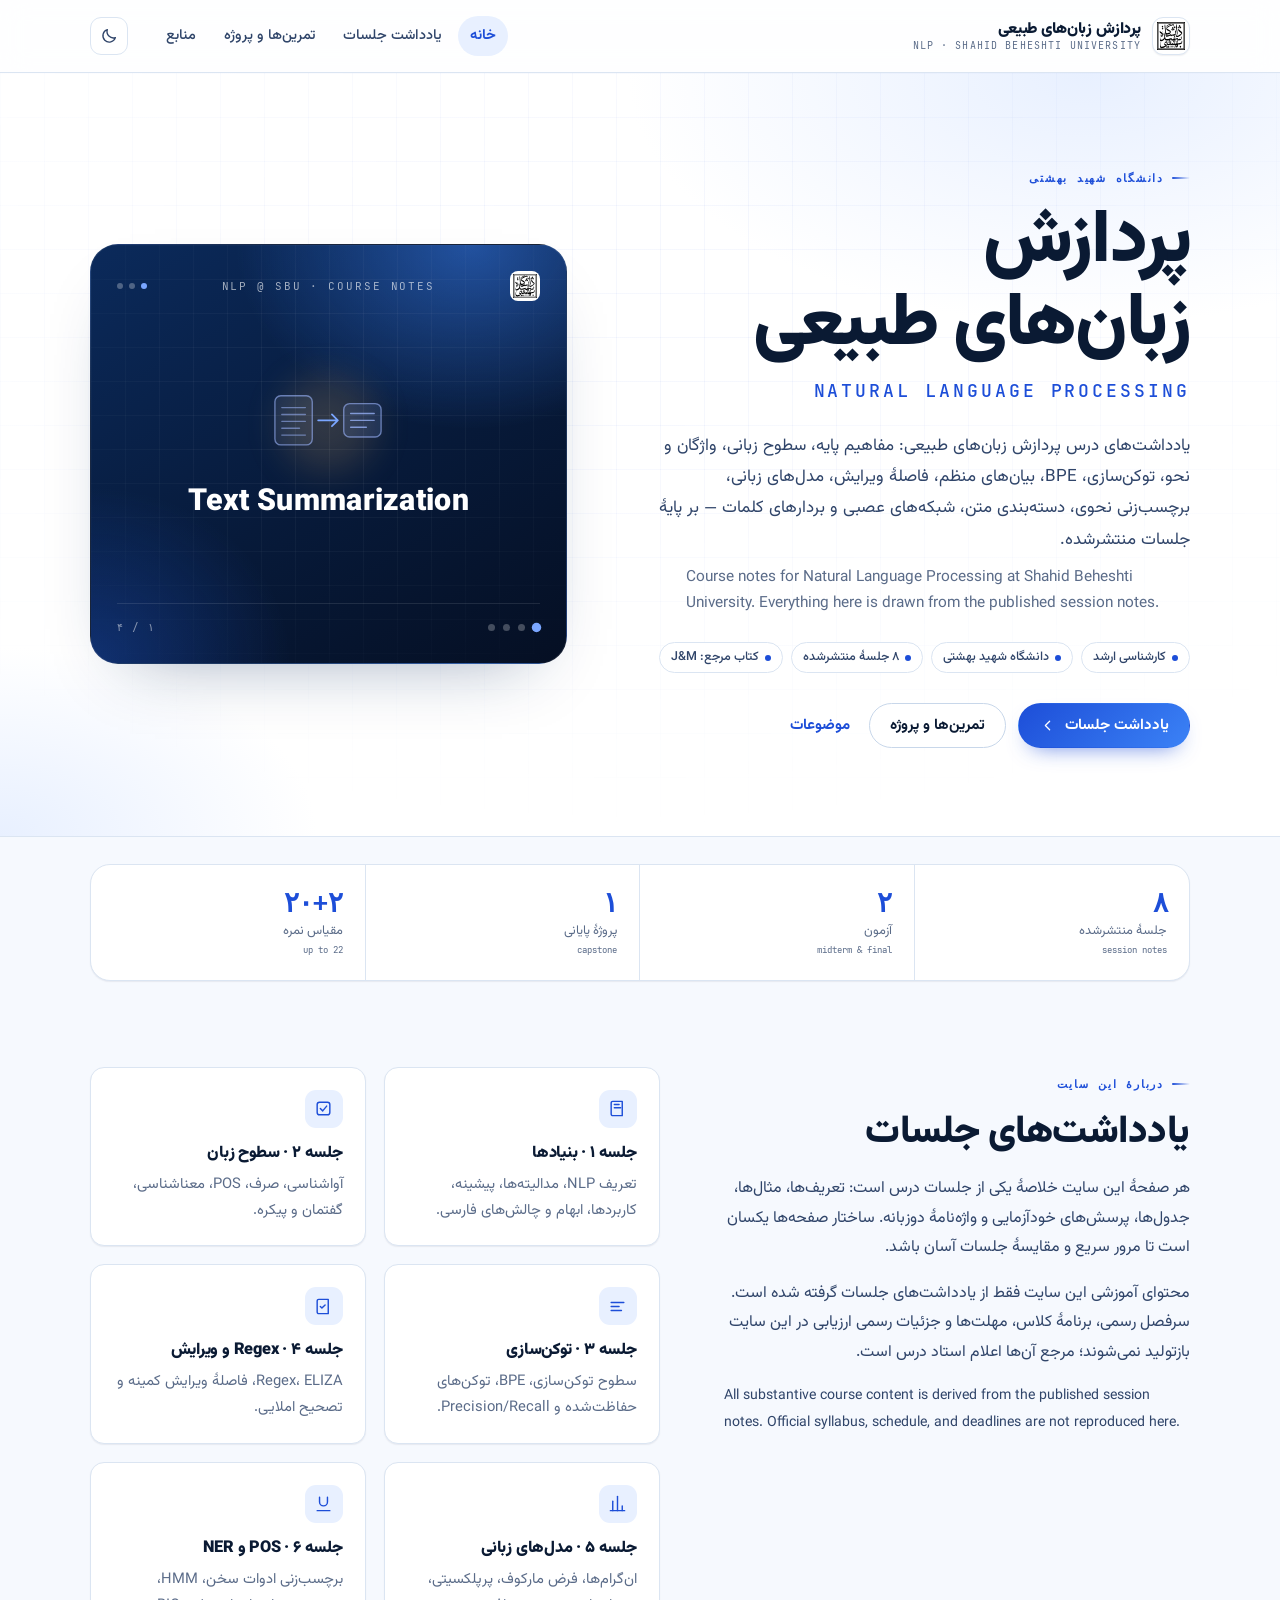
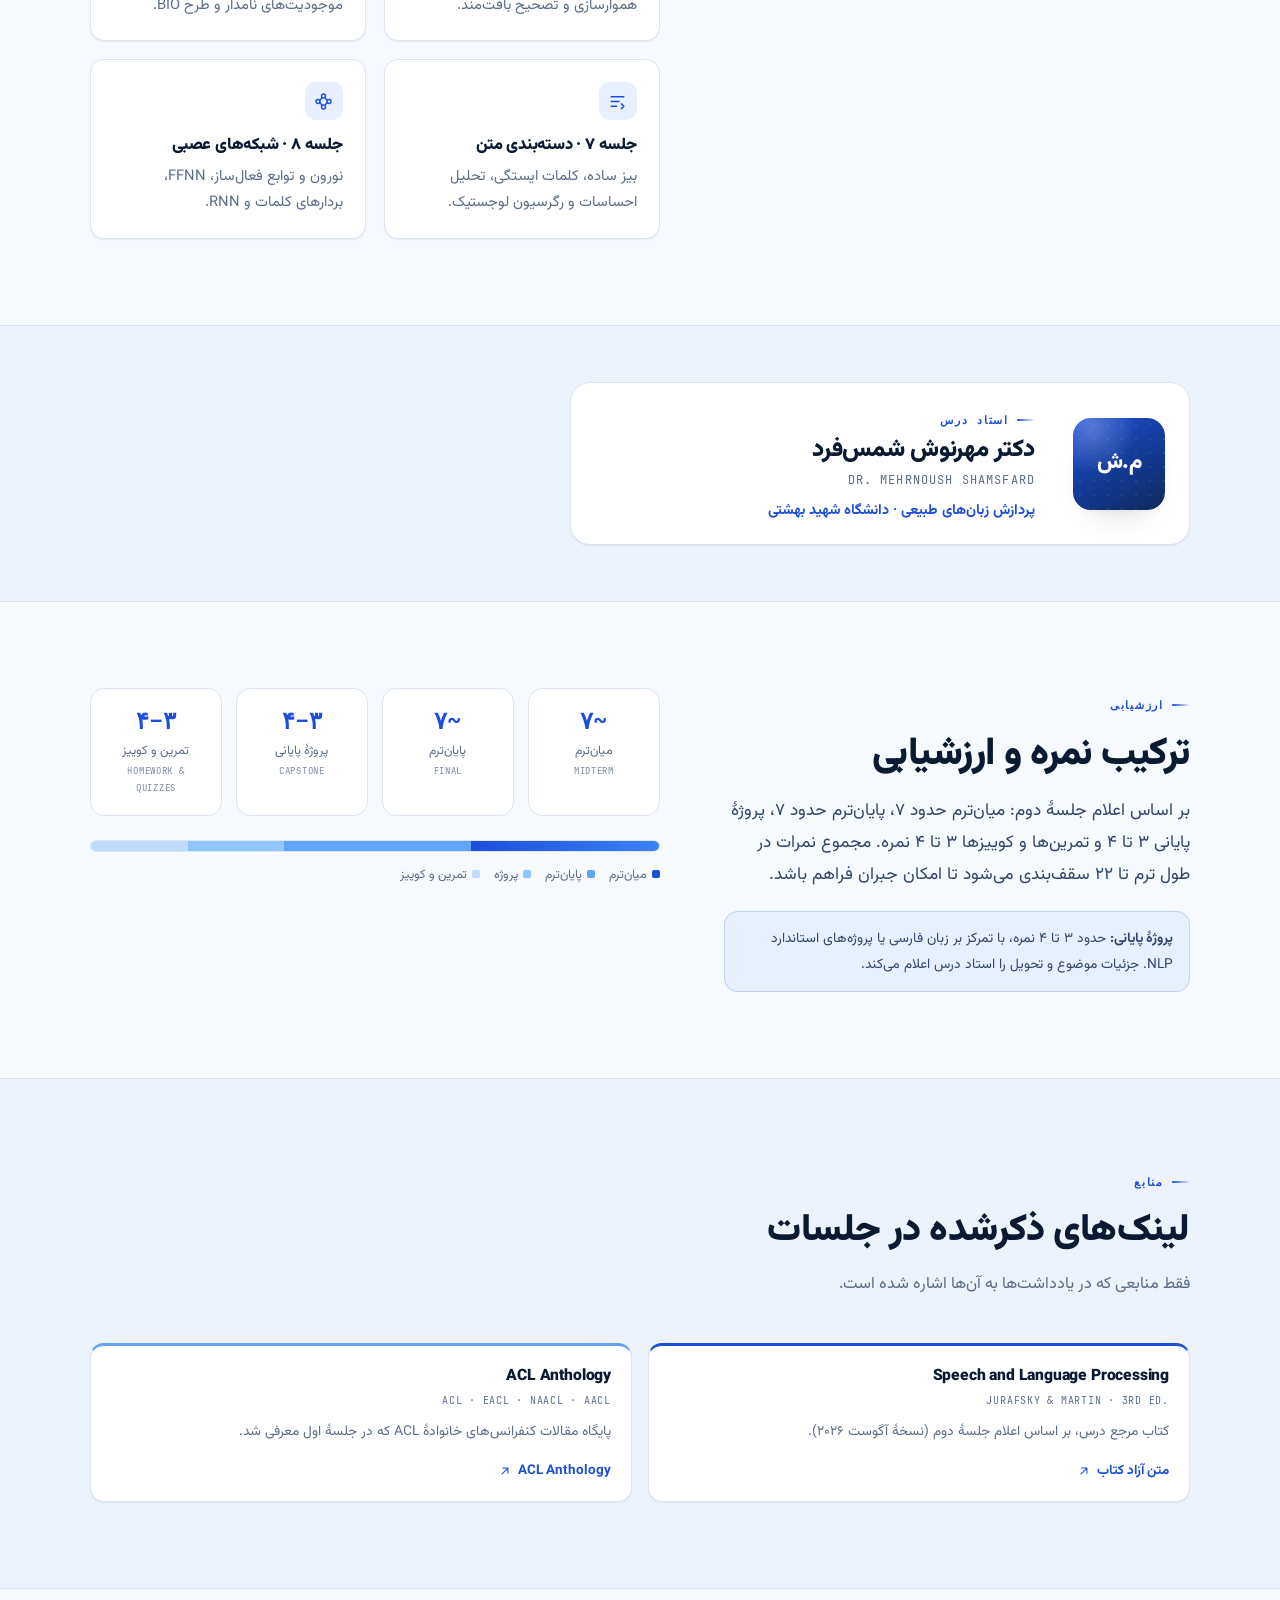
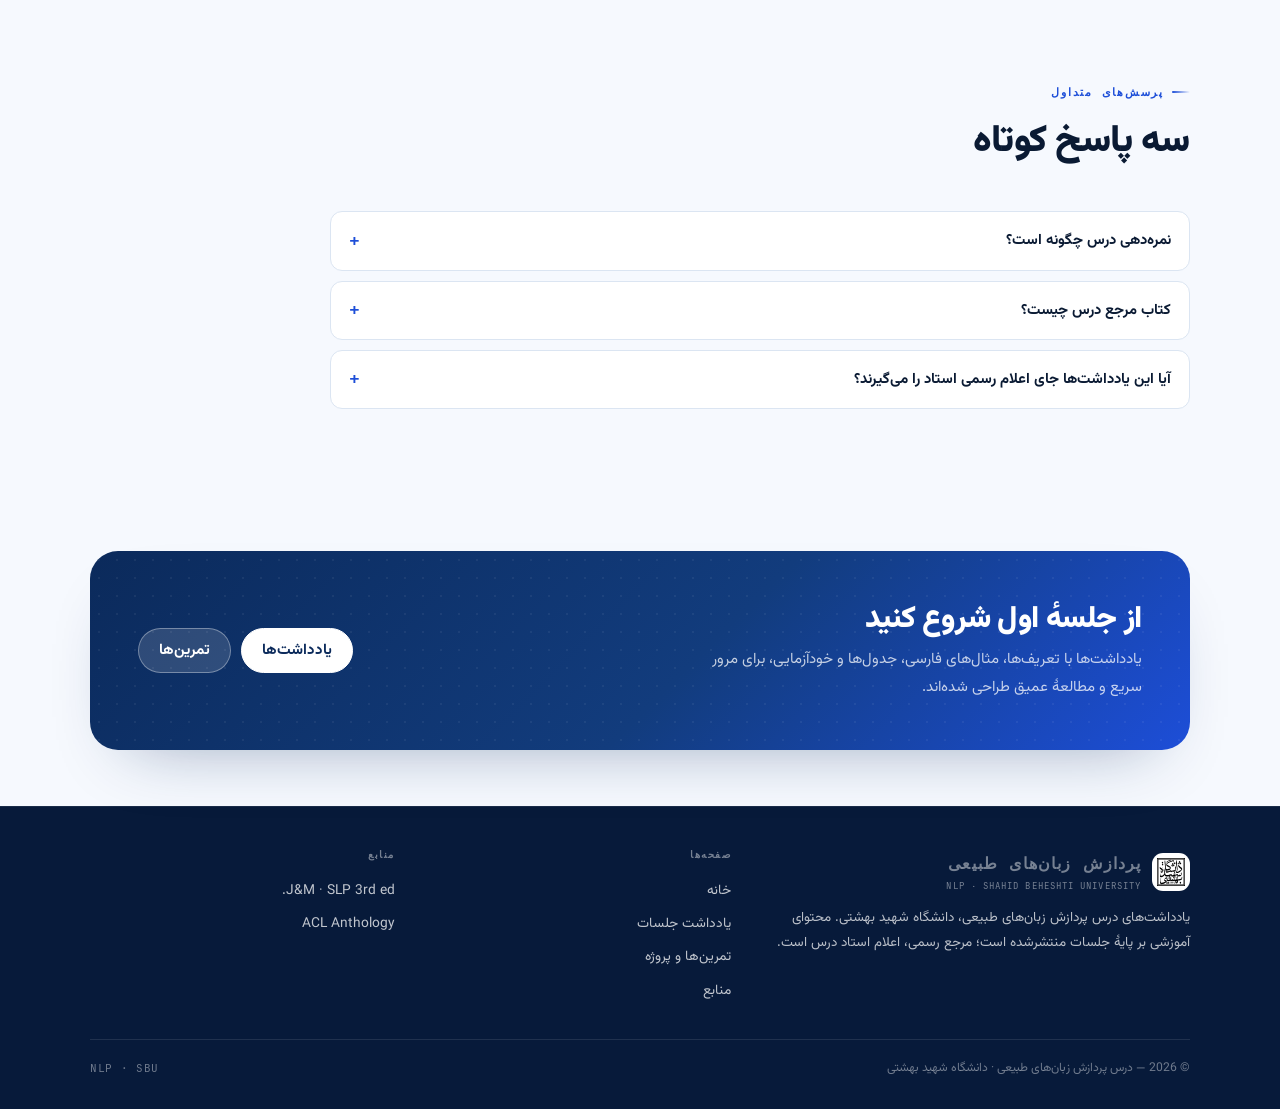
<file: index.html>
<!doctype html>
<html lang="fa" dir="rtl">
<head>
<meta charset="utf-8">
<meta name="viewport" content="width=device-width, initial-scale=1, viewport-fit=cover">
<title>پردازش زبان‌های طبیعی — دانشگاه شهید بهشتی</title>
<meta name="description" content="یادداشت‌های درس پردازش زبان‌های طبیعی، دانشگاه شهید بهشتی — دکتر مهرنوش شمس‌فرد. مفاهیم پایه، سطوح زبانی، توکن‌سازی، ارزیابی و پیش‌پردازش.">
<meta name="theme-color" content="#1d4ed8">
<meta property="og:title" content="پردازش زبان‌های طبیعی — دانشگاه شهید بهشتی">
<meta property="og:description" content="یادداشت جلسات و منابع درس NLP.">
<meta property="og:type" content="website">
<script>(function(){try{var t=localStorage.getItem("nlp-theme");if(t==="light"||t==="dark")document.documentElement.setAttribute("data-theme",t);}catch(e){}})();</script>
<link rel="icon" href="assets/img/sbu-logo-favicon.svg" type="image/svg+xml">
<link rel="stylesheet" href="assets/css/site.css">
</head>
<body>
<a class="skip-link" href="#main">پرش به محتوای اصلی</a>

<header class="site-header">
  <div class="container header-inner">
    <a class="brand" href="index.html" aria-label="صفحهٔ اصلی درس پردازش زبان‌های طبیعی">
      <span class="brand-logo" aria-hidden="true"><img src="assets/img/sbu-logo.svg" alt=""></span>
      <span class="brand-text">
        <span class="brand-title">پردازش زبان‌های طبیعی</span>
        <span class="brand-sub">NLP · Shahid Beheshti University</span>
      </span>
    </a>
    <nav class="nav" id="site-nav" data-nav aria-label="ناوبری اصلی">
      <a href="index.html" aria-current="page">خانه</a>
      <a href="notes.html">یادداشت جلسات</a>
      <a href="exercises.html">تمرین‌ها و پروژه</a>
      <a href="index.html#resources">منابع</a>
    </nav>
    <div class="header-actions">
      <button class="icon-btn" type="button" data-theme-toggle aria-label="تغییر پوسته" title="تغییر پوسته">
        <svg data-icon-moon viewBox="0 0 24 24" fill="none" stroke="currentColor" stroke-width="1.8" stroke-linecap="round" stroke-linejoin="round" aria-hidden="true"><path d="M20.5 14.2A8.5 8.5 0 0 1 9.8 3.5 8.5 8.5 0 1 0 20.5 14.2Z"/></svg>
        <svg data-icon-sun viewBox="0 0 24 24" fill="none" stroke="currentColor" stroke-width="1.8" stroke-linecap="round" aria-hidden="true" style="display:none"><circle cx="12" cy="12" r="4"/><path d="M12 2v2M12 20v2M4.9 4.9l1.4 1.4M17.7 17.7l1.4 1.4M2 12h2M20 12h2M4.9 19.1l1.4-1.4M17.7 6.3l1.4-1.4"/></svg>
      </button>
      <button class="icon-btn menu-btn" type="button" data-menu-toggle aria-label="باز کردن منو" aria-expanded="false" aria-controls="site-nav">
        <svg viewBox="0 0 24 24" fill="none" stroke="currentColor" stroke-width="1.8" stroke-linecap="round" aria-hidden="true"><path d="M4 7h16M4 12h16M4 17h16"/></svg>
      </button>
    </div>
  </div>
</header>

<main id="main">

  <section class="hero">
    <div class="container hero-inner">
      <div class="hero-copy">
        <div class="eyebrow">دانشگاه شهید بهشتی</div>
        <h1>پردازش زبان‌های طبیعی</h1>
        <div class="hero-en" dir="ltr">Natural Language Processing</div>
        <p class="hero-lead">
          یادداشت‌های درس پردازش زبان‌های طبیعی: مفاهیم پایه، سطوح زبانی، واژگان و نحو،
          توکن‌سازی، BPE، بیان‌های منظم، فاصلهٔ ویرایش، مدل‌های زبانی، برچسب‌زنی نحوی،
          دسته‌بندی متن، شبکه‌های عصبی و بردارهای کلمات — بر پایهٔ جلسات منتشرشده.
        </p>
        <p class="hero-lead-en" dir="ltr">
          Course notes for Natural Language Processing at Shahid Beheshti University.
          Everything here is drawn from the published session notes.
        </p>
        <div class="hero-meta">
          <span class="chip"><span class="dot"></span> کارشناسی ارشد</span>
          <span class="chip"><span class="dot"></span> دانشگاه شهید بهشتی</span>
          <span class="chip"><span class="dot"></span> ۸ جلسهٔ منتشرشده</span>
          <span class="chip"><span class="dot"></span> کتاب مرجع: J&amp;M</span>
        </div>
        <div class="hero-actions">
          <a class="btn btn--primary" href="notes.html">
            یادداشت جلسات
            <svg viewBox="0 0 24 24" fill="none" stroke="currentColor" stroke-width="1.8" stroke-linecap="round" stroke-linejoin="round" aria-hidden="true"><path d="M15 18l-6-6 6-6"/></svg>
          </a>
          <a class="btn btn--ghost" href="exercises.html">تمرین‌ها و پروژه</a>
          <a class="btn btn--quiet" href="#about">موضوعات</a>
        </div>
      </div>

      <div class="hero-panel" aria-hidden="true">
        <div class="panel-top">
          <span class="panel-logo"><img src="assets/img/sbu-logo.svg" alt=""></span>
          <span class="panel-label">NLP @ SBU · Course notes</span>
          <span class="panel-dots"><span></span><span></span><span></span></span>
        </div>
        <div class="slides" data-slides>
          <div class="slide slide--sum is-active">
            <div class="slide-icon"><svg viewBox="0 0 120 84" fill="none" aria-hidden="true">
              <rect x="6" y="14" width="38" height="50" rx="6" fill="rgba(255,255,255,.06)" stroke="rgba(158,184,255,.6)" stroke-width="1.4"/>
              <line x1="13" y1="26" x2="37" y2="26" stroke="rgba(158,184,255,.55)" stroke-width="1.4" stroke-linecap="round"/>
              <line x1="13" y1="33" x2="37" y2="33" stroke="rgba(158,184,255,.55)" stroke-width="1.4" stroke-linecap="round"/>
              <line x1="13" y1="40" x2="37" y2="40" stroke="rgba(158,184,255,.55)" stroke-width="1.4" stroke-linecap="round"/>
              <line x1="13" y1="47" x2="31" y2="47" stroke="rgba(158,184,255,.55)" stroke-width="1.4" stroke-linecap="round"/>
              <line x1="13" y1="54" x2="37" y2="54" stroke="rgba(158,184,255,.55)" stroke-width="1.4" stroke-linecap="round"/>
              <path d="M50 39h20M64 33l6 6-6 6" stroke="#7aa6ff" stroke-width="1.8" stroke-linecap="round" stroke-linejoin="round"/>
              <rect x="76" y="22" width="38" height="34" rx="6" fill="rgba(122,166,255,.12)" stroke="rgba(158,184,255,.6)" stroke-width="1.4"/>
              <line x1="83" y1="32" x2="107" y2="32" stroke="rgba(158,184,255,.75)" stroke-width="1.4" stroke-linecap="round"/>
              <line x1="83" y1="39" x2="107" y2="39" stroke="rgba(158,184,255,.75)" stroke-width="1.4" stroke-linecap="round"/>
              <line x1="83" y1="46" x2="99" y2="46" stroke="rgba(158,184,255,.75)" stroke-width="1.4" stroke-linecap="round"/>
            </svg></div>
            <div class="slide-main">Text Summarization</div>
          </div>
          <div class="slide slide--asr">
            <div class="slide-icon"><svg viewBox="0 0 120 84" fill="none" aria-hidden="true">
              <rect x="8" y="22" width="22" height="34" rx="11" fill="rgba(122,166,255,.12)" stroke="rgba(158,184,255,.6)" stroke-width="1.4"/>
              <path d="M6 38v8a16 16 0 0 0 26 0v-8" stroke="rgba(158,184,255,.6)" stroke-width="1.4"/>
              <line x1="19" y1="66" x2="19" y2="76" stroke="rgba(158,184,255,.6)" stroke-width="1.4"/>
              <line x1="10" y1="76" x2="28" y2="76" stroke="rgba(158,184,255,.6)" stroke-width="1.4"/>
              <rect x="46" y="30" width="6" height="18" rx="3" fill="rgba(158,184,255,.55)"/>
              <rect x="58" y="22" width="6" height="34" rx="3" fill="rgba(158,184,255,.75)"/>
              <rect x="70" y="14" width="6" height="50" rx="3" fill="#7aa6ff"/>
              <rect x="82" y="22" width="6" height="34" rx="3" fill="rgba(158,184,255,.75)"/>
              <rect x="94" y="30" width="6" height="18" rx="3" fill="rgba(158,184,255,.55)"/>
            </svg></div>
            <div class="slide-main">Speech Recognition</div>
          </div>
          <div class="slide slide--bot">
            <div class="slide-icon"><svg viewBox="0 0 120 84" fill="none" aria-hidden="true">
              <line x1="60" y1="10" x2="60" y2="5" stroke="rgba(158,184,255,.6)" stroke-width="1.4"/>
              <circle cx="60" cy="3.5" r="2.5" fill="#7aa6ff"/>
              <circle cx="60" cy="26" r="16" fill="rgba(122,166,255,.12)" stroke="rgba(158,184,255,.6)" stroke-width="1.4"/>
              <circle cx="54" cy="24" r="2" fill="#cfe0ff"/>
              <circle cx="66" cy="24" r="2" fill="#cfe0ff"/>
              <path d="M54 33q6 4 12 0" stroke="rgba(158,184,255,.8)" stroke-width="1.4" stroke-linecap="round"/>
              <rect x="14" y="48" width="92" height="28" rx="10" fill="rgba(255,255,255,.06)" stroke="rgba(158,184,255,.6)" stroke-width="1.4"/>
              <circle cx="48" cy="62" r="2.5" fill="#9db8ff"/>
              <circle cx="60" cy="62" r="2.5" fill="#7aa6ff"/>
              <circle cx="72" cy="62" r="2.5" fill="#9db8ff"/>
            </svg></div>
            <div class="slide-main">Chatbots &amp; Assistants</div>
          </div>
          <div class="slide slide--senti">
            <div class="slide-icon"><svg viewBox="0 0 120 84" fill="none" aria-hidden="true">
              <circle cx="24" cy="40" r="18" fill="rgba(97,211,185,.1)" stroke="rgba(97,211,185,.55)" stroke-width="1.4"/>
              <circle cx="18" cy="38" r="1.8" fill="#61d3b9"/>
              <circle cx="30" cy="38" r="1.8" fill="#61d3b9"/>
              <path d="M14 42q10 8 20 0" stroke="#61d3b9" stroke-width="1.4" stroke-linecap="round"/>
              <circle cx="60" cy="40" r="18" fill="rgba(122,166,255,.1)" stroke="rgba(158,184,255,.55)" stroke-width="1.4"/>
              <circle cx="54" cy="38" r="1.8" fill="#9db8ff"/>
              <circle cx="66" cy="38" r="1.8" fill="#9db8ff"/>
              <line x1="52" y1="47" x2="68" y2="47" stroke="#9db8ff" stroke-width="1.4" stroke-linecap="round"/>
              <circle cx="96" cy="40" r="18" fill="rgba(240,180,94,.1)" stroke="rgba(240,180,94,.55)" stroke-width="1.4"/>
              <circle cx="90" cy="38" r="1.8" fill="#f0b45e"/>
              <circle cx="102" cy="38" r="1.8" fill="#f0b45e"/>
              <path d="M86 50q10-8 20 0" stroke="#f0b45e" stroke-width="1.4" stroke-linecap="round"/>
            </svg></div>
            <div class="slide-main">Sentiment Analysis</div>
          </div>
        </div>
        <div class="slide-ctrl">
          <div class="slide-dots">
            <button type="button" class="sdot is-active" data-goto="0" aria-label="اسلاید ۱"></button>
            <button type="button" class="sdot" data-goto="1" aria-label="اسلاید ۲"></button>
            <button type="button" class="sdot" data-goto="2" aria-label="اسلاید ۳"></button>
            <button type="button" class="sdot" data-goto="3" aria-label="اسلاید ۴"></button>
          </div>
          <span class="slide-count" data-slide-count>۱ / ۴</span>
        </div>
      </div>
    </div>
  </section>

  <div class="container" style="margin-top:-1px">
    <div class="stats" style="margin-top:28px">
      <div class="stat"><div class="stat-value">۸</div><div class="stat-label">جلسهٔ منتشرشده<br><span class="mono" style="font-size:9px" dir="ltr">session notes</span></div></div>
      <div class="stat"><div class="stat-value">۲</div><div class="stat-label">آزمون<br><span class="mono" style="font-size:9px" dir="ltr">midterm &amp; final</span></div></div>
      <div class="stat"><div class="stat-value">۱</div><div class="stat-label">پروژهٔ پایانی<br><span class="mono" style="font-size:9px" dir="ltr">capstone</span></div></div>
      <div class="stat"><div class="stat-value">۲۰+۲</div><div class="stat-label">مقیاس نمره<br><span class="mono" style="font-size:9px" dir="ltr">up to 22</span></div></div>
    </div>
  </div>

  <section class="section" id="about">
    <div class="container split">
      <div>
        <div class="eyebrow">دربارهٔ این سایت</div>
        <h2 style="font-size:clamp(1.7rem,3.2vw,2.4rem);margin-bottom:14px">یادداشت‌های جلسات</h2>
        <div class="prose-block">
          <p>
            هر صفحهٔ این سایت خلاصهٔ یکی از جلسات درس است: تعریف‌ها، مثال‌ها، جدول‌ها،
            پرسش‌های خودآزمایی و واژه‌نامهٔ دوزبانه. ساختار صفحه‌ها یکسان است تا مرور سریع
            و مقایسهٔ جلسات آسان باشد.
          </p>
          <p>
            محتوای آموزشی این سایت فقط از یادداشت‌های جلسات گرفته شده است. سرفصل رسمی، برنامهٔ کلاس، مهلت‌ها و جزئیات رسمی ارزیابی در این سایت بازتولید نمی‌شوند؛ مرجع
            آن‌ها اعلام استاد درس است.
          </p>
          <p class="small muted" dir="ltr" style="margin-top:14px">
            All substantive course content is derived from the published session notes.
            Official syllabus, schedule, and deadlines are not reproduced here.
          </p>
        </div>
      </div>

      <div class="grid grid--2" data-reveal>
        <a class="card" href="sessions/session-01.html" style="text-decoration:none;color:inherit">
          <div class="card-icon"><svg viewBox="0 0 24 24" fill="none" stroke="currentColor" stroke-width="1.8" stroke-linecap="round" stroke-linejoin="round" aria-hidden="true"><path d="M4 19V5a2 2 0 0 1 2-2h12v18H6a2 2 0 0 1-2-2Z"/><path d="M8 7h6M8 11h8"/></svg></div>
          <h3>جلسه ۱ · بنیادها</h3>
          <p>تعریف NLP، مدالیته‌ها، پیشینه، کاربردها، ابهام و چالش‌های فارسی.</p>
        </a>
        <a class="card" href="sessions/session-02.html" style="text-decoration:none;color:inherit">
          <div class="card-icon"><svg viewBox="0 0 24 24" fill="none" stroke="currentColor" stroke-width="1.8" stroke-linecap="round" stroke-linejoin="round" aria-hidden="true"><path d="M4 17V7a3 3 0 0 1 3-3h10a3 3 0 0 1 3 3v10a3 3 0 0 1-3 3H7a3 3 0 0 1-3-3Z"/><path d="m8 12 3 3 5-6"/></svg></div>
          <h3>جلسه ۲ · سطوح زبان</h3>
          <p>آواشناسی، صرف، POS، معناشناسی، گفتمان و پیکره.</p>
        </a>
        <a class="card" href="sessions/session-03.html" style="text-decoration:none;color:inherit">
          <div class="card-icon"><svg viewBox="0 0 24 24" fill="none" stroke="currentColor" stroke-width="1.8" stroke-linecap="round" stroke-linejoin="round" aria-hidden="true"><path d="M4 7h16M4 12h10M4 17h13"/></svg></div>
          <h3>جلسه ۳ · توکن‌سازی</h3>
          <p>سطوح توکن‌سازی، BPE، توکن‌های حفاظت‌شده و Precision/Recall.</p>
        </a>
        <a class="card" href="sessions/session-04.html" style="text-decoration:none;color:inherit">
          <div class="card-icon"><svg viewBox="0 0 24 24" fill="none" stroke="currentColor" stroke-width="1.8" stroke-linecap="round" stroke-linejoin="round" aria-hidden="true"><path d="M4 19V5a2 2 0 0 1 2-2h12v18H6a2 2 0 0 1-2-2Z"/><path d="m8 12 2 2 4-4"/></svg></div>
          <h3>جلسه ۴ · Regex و ویرایش</h3>
          <p>Regex، ELIZA، فاصلهٔ ویرایش کمینه و تصحیح املایی.</p>
        </a>
        <a class="card" href="sessions/session-05.html" style="text-decoration:none;color:inherit">
          <div class="card-icon"><svg viewBox="0 0 24 24" fill="none" stroke="currentColor" stroke-width="1.8" stroke-linecap="round" stroke-linejoin="round" aria-hidden="true"><path d="M3 21h18"/><path d="M6 21V9"/><path d="M12 21V3"/><path d="M18 21v-6"/></svg></div>
          <h3>جلسه ۵ · مدل‌های زبانی</h3>
          <p>ان‌گرام‌ها، فرض مارکوف، پرپلکسیتی، هموارسازی و تصحیح بافت‌مند.</p>
        </a>
        <a class="card" href="sessions/session-06.html" style="text-decoration:none;color:inherit">
          <div class="card-icon"><svg viewBox="0 0 24 24" fill="none" stroke="currentColor" stroke-width="1.8" stroke-linecap="round" stroke-linejoin="round" aria-hidden="true"><path d="M7 4v6a5 5 0 0 0 5 5 5 5 0 0 0 5-5V4"/><path d="M4 21h16"/></svg></div>
          <h3>جلسه ۶ · POS و NER</h3>
          <p>برچسب‌زنی ادوات سخن، HMM، موجودیت‌های نامدار و طرح BIO.</p>
        </a>
        <a class="card" href="sessions/session-07.html" style="text-decoration:none;color:inherit">
          <div class="card-icon"><svg viewBox="0 0 24 24" fill="none" stroke="currentColor" stroke-width="1.8" stroke-linecap="round" stroke-linejoin="round" aria-hidden="true"><path d="M4 6h16M4 12h10M4 18h7"/><path d="m17 15 3 3-3 3"/></svg></div>
          <h3>جلسه ۷ · دسته‌بندی متن</h3>
          <p>بیز ساده، کلمات ایستگی، تحلیل احساسات و رگرسیون لوجستیک.</p>
        </a>
        <a class="card" href="sessions/session-08.html" style="text-decoration:none;color:inherit">
          <div class="card-icon"><svg viewBox="0 0 24 24" fill="none" stroke="currentColor" stroke-width="1.8" stroke-linecap="round" stroke-linejoin="round" aria-hidden="true"><circle cx="5" cy="12" r="2.5"/><circle cx="12" cy="5" r="2.5"/><circle cx="12" cy="19" r="2.5"/><circle cx="19" cy="12" r="2.5"/><path d="M7.3 10.8 10 7.4M7.3 13.2l2.7 3.4M14 7.4l2.7 3.4M14 16.6l2.7-3.4"/></svg></div>
          <h3>جلسه ۸ · شبکه‌های عصبی</h3>
          <p>نورون و توابع فعال‌ساز، FFNN، بردارهای کلمات و RNN.</p>
        </a>
      </div>
    </div>
  </section>

  <section class="section section--tight section--soft" id="instructor">
    <div class="container">
      <h2 class="sr-only">استاد درس</h2>
      <div class="instructor" style="grid-template-columns:92px minmax(0,1fr);align-items:center;max-width:620px;padding:20px 24px">
        <div class="instructor-avatar" aria-hidden="true" style="font-size:1.35rem;border-radius:18px"><span>م.ش</span></div>
        <div>
          <div class="eyebrow" style="margin-bottom:4px">استاد درس</div>
          <h3>دکتر مهرنوش شمس‌فرد</h3>
          <div class="en-name" dir="ltr" style="margin-bottom:8px">Dr. Mehrnoush Shamsfard</div>
          <div class="role" style="margin-bottom:0">پردازش زبان‌های طبیعی · دانشگاه شهید بهشتی</div>
        </div>
      </div>
    </div>
  </section>

  <section class="section" id="grading">
    <div class="container">
      <div class="split">
        <div>
          <div class="eyebrow">ارزشیابی</div>
          <h2 style="font-size:clamp(1.7rem,3.2vw,2.4rem);margin-bottom:14px">ترکیب نمره و ارزشیابی</h2>
          <p class="lead">
            بر اساس اعلام جلسهٔ دوم: میان‌ترم حدود ۷، پایان‌ترم حدود ۷، پروژهٔ پایانی ۳ تا ۴ و
            تمرین‌ها و کوییزها ۳ تا ۴ نمره. مجموع نمرات در طول ترم تا ۲۲ سقف‌بندی می‌شود تا
            امکان جبران فراهم باشد.
          </p>
          <div class="grade-note">
            <strong>پروژهٔ پایانی:</strong> حدود ۳ تا ۴ نمره، با تمرکز بر زبان فارسی یا پروژه‌های
            استاندارد NLP. جزئیات موضوع و تحویل را استاد درس اعلام می‌کند.
          </div>
        </div>
        <div>
          <div class="grade-grid">
            <div class="grade-card"><div class="grade-value">~۷</div><div class="grade-label">میان‌ترم<span>Midterm</span></div></div>
            <div class="grade-card"><div class="grade-value">~۷</div><div class="grade-label">پایان‌ترم<span>Final</span></div></div>
            <div class="grade-card"><div class="grade-value">۳–۴</div><div class="grade-label">پروژهٔ پایانی<span>Capstone</span></div></div>
            <div class="grade-card"><div class="grade-value">۳–۴</div><div class="grade-label">تمرین و کوییز<span>Homework &amp; quizzes</span></div></div>
          </div>
          <div class="stack-bar" aria-hidden="true">
            <span class="s1"></span><span class="s2"></span><span class="s3"></span><span class="s4"></span>
          </div>
          <div class="stack-legend">
            <span><i style="background:#1d4ed8"></i>میان‌ترم</span>
            <span><i style="background:#60a5fa"></i>پایان‌ترم</span>
            <span><i style="background:#93c5fd"></i>پروژه</span>
            <span><i style="background:#bfdbfe"></i>تمرین و کوییز</span>
          </div>
        </div>
      </div>
    </div>
  </section>

  <section class="section section--soft" id="resources">
    <div class="container">
      <div class="section-head">
        <div class="eyebrow">منابع</div>
        <h2>لینک‌های ذکرشده در جلسات</h2>
        <p>فقط منابعی که در یادداشت‌ها به آن‌ها اشاره شده است.</p>
      </div>
      <div class="book-grid" style="grid-template-columns:repeat(2,minmax(0,1fr))">
        <article class="book">
          <h3>Speech and Language Processing</h3>
          <div class="book-en" dir="ltr">Jurafsky &amp; Martin · 3rd ed.</div>
          <p>کتاب مرجع درس، بر اساس اعلام جلسهٔ دوم (نسخهٔ آگوست ۲۰۲۶).</p>
          <a class="book-link" href="https://web.stanford.edu/~jurafsky/slp3/" target="_blank" rel="noopener noreferrer">متن آزاد کتاب <svg width="14" height="14" viewBox="0 0 24 24" fill="none" stroke="currentColor" stroke-width="1.8" stroke-linecap="round" stroke-linejoin="round" aria-hidden="true"><path d="M7 17 17 7M8 7h9v9"/></svg></a>
        </article>
        <article class="book book--alt">
          <h3>ACL Anthology</h3>
          <div class="book-en" dir="ltr">ACL · EACL · NAACL · AACL</div>
          <p>پایگاه مقالات کنفرانس‌های خانوادهٔ ACL که در جلسهٔ اول معرفی شد.</p>
          <a class="book-link" href="https://aclanthology.org/" target="_blank" rel="noopener noreferrer">ACL Anthology <svg width="14" height="14" viewBox="0 0 24 24" fill="none" stroke="currentColor" stroke-width="1.8" stroke-linecap="round" stroke-linejoin="round" aria-hidden="true"><path d="M7 17 17 7M8 7h9v9"/></svg></a>
        </article>
      </div>
    </div>
  </section>

  <section class="section" id="faq">
    <div class="container">
      <div class="section-head">
        <div class="eyebrow">پرسش‌های متداول</div>
        <h2>سه پاسخ کوتاه</h2>
      </div>
      <div class="faq" style="max-width:860px">
        <details class="faq-item">
          <summary>نمره‌دهی درس چگونه است؟</summary>
          <div class="faq-body"><p>بر اساس اعلام جلسهٔ دوم: میان‌ترم حدود ۷، پایان‌ترم حدود ۷، پروژهٔ پایانی ۳ تا ۴ و تمرین‌ها و کوییزها ۳ تا ۴ نمره. مجموع تا ۲۲ سقف‌بندی می‌شود. هر تغییری را از اعلام رسمی استاد پیگیری کنید.</p></div>
        </details>
        <details class="faq-item">
          <summary>کتاب مرجع درس چیست؟</summary>
          <div class="faq-body"><p><span dir="ltr">Speech and Language Processing</span> نوشتهٔ Jurafsky و Martin، ویرایش سوم (نسخهٔ آگوست ۲۰۲۶). لینک متن آزاد در بخش منابع آمده است.</p></div>
        </details>
        <details class="faq-item">
          <summary>آیا این یادداشت‌ها جای اعلام رسمی استاد را می‌گیرند؟</summary>
          <div class="faq-body"><p>نه. این صفحه‌ها خلاصهٔ مطالعاتی بر پایهٔ جلسات‌اند. سرفصل رسمی، برنامهٔ کلاس، مهلت‌ها و جزئیات تحویل را از اعلام استاد درس پیگیری کنید.</p></div>
        </details>
      </div>
    </div>
  </section>

  <section class="section section--tight">
    <div class="container">
      <div class="cta-band">
        <div>
          <h2>از جلسهٔ اول شروع کنید</h2>
          <p>یادداشت‌ها با تعریف‌ها، مثال‌های فارسی، جدول‌ها و خودآزمایی، برای مرور سریع و مطالعهٔ عمیق طراحی شده‌اند.</p>
        </div>
        <div class="cta-actions">
          <a class="btn btn--ghost" href="notes.html">یادداشت‌ها</a>
          <a class="btn btn--primary" href="exercises.html">تمرین‌ها</a>
        </div>
      </div>
    </div>
  </section>

</main>

<footer class="site-footer">
  <div class="container">
    <div class="footer-grid">
      <div>
        <a class="footer-brand" href="index.html">
          <span class="brand-logo" aria-hidden="true"><img src="assets/img/sbu-logo.svg" alt=""></span>
          <span><strong>پردازش زبان‌های طبیعی</strong><span>NLP · Shahid Beheshti University</span></span>
        </a>
        <p>یادداشت‌های درس پردازش زبان‌های طبیعی، دانشگاه شهید بهشتی. محتوای آموزشی بر پایهٔ جلسات منتشرشده است؛ مرجع رسمی، اعلام استاد درس است.</p>
      </div>
      <div class="footer-col">
        <h3>صفحه‌ها</h3>
        <a href="index.html">خانه</a>
        <a href="notes.html">یادداشت جلسات</a>
        <a href="exercises.html">تمرین‌ها و پروژه</a>
        <a href="index.html#resources">منابع</a>
      </div>
      <div class="footer-col">
        <h3>منابع</h3>
        <a href="https://web.stanford.edu/~jurafsky/slp3/" target="_blank" rel="noopener noreferrer">J&amp;M · SLP 3rd ed.</a>
        <a href="https://aclanthology.org/" target="_blank" rel="noopener noreferrer">ACL Anthology</a>
      </div>
    </div>
    <div class="footer-bottom">
      <span>© <span data-year>2026</span> — درس پردازش زبان‌های طبیعی · دانشگاه شهید بهشتی</span>
      <span class="mono">NLP · SBU</span>
    </div>
  </div>
</footer>

<script src="assets/js/site.js" defer></script>
</body>
</html>
</file>
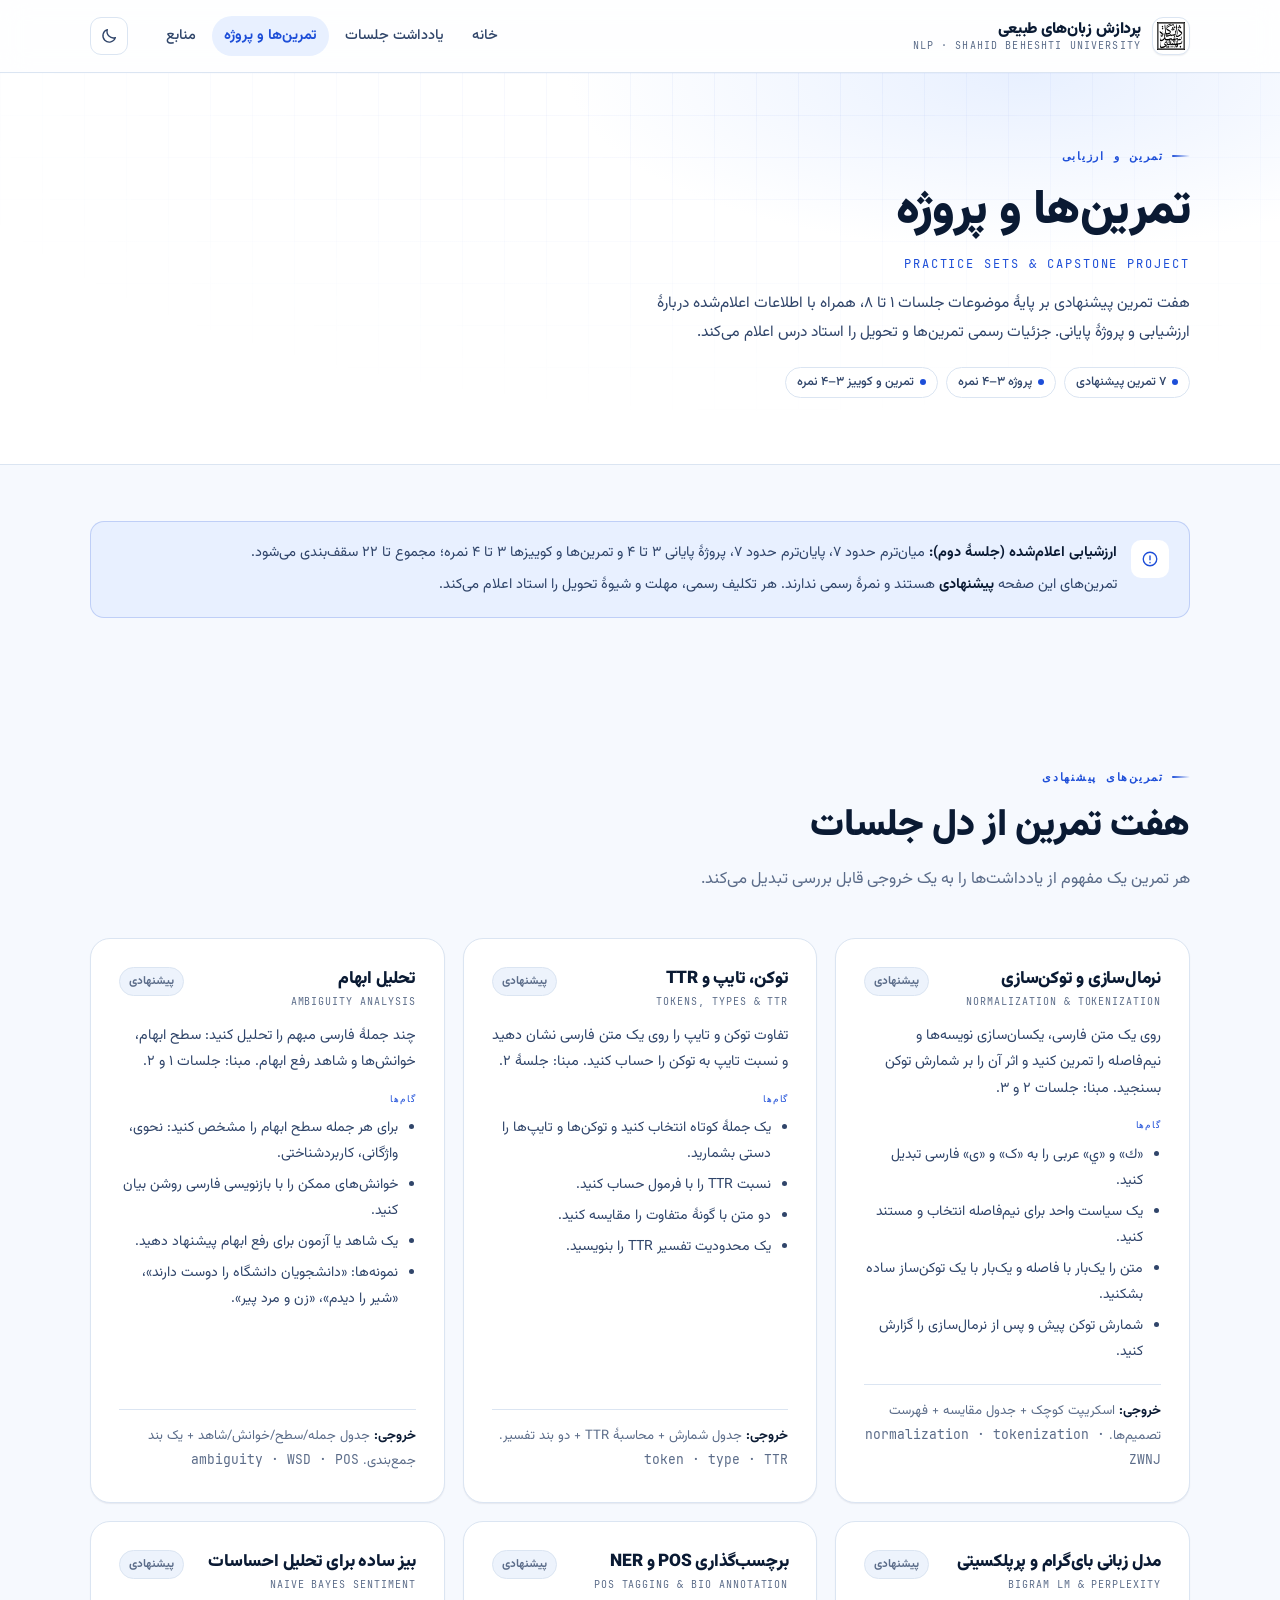
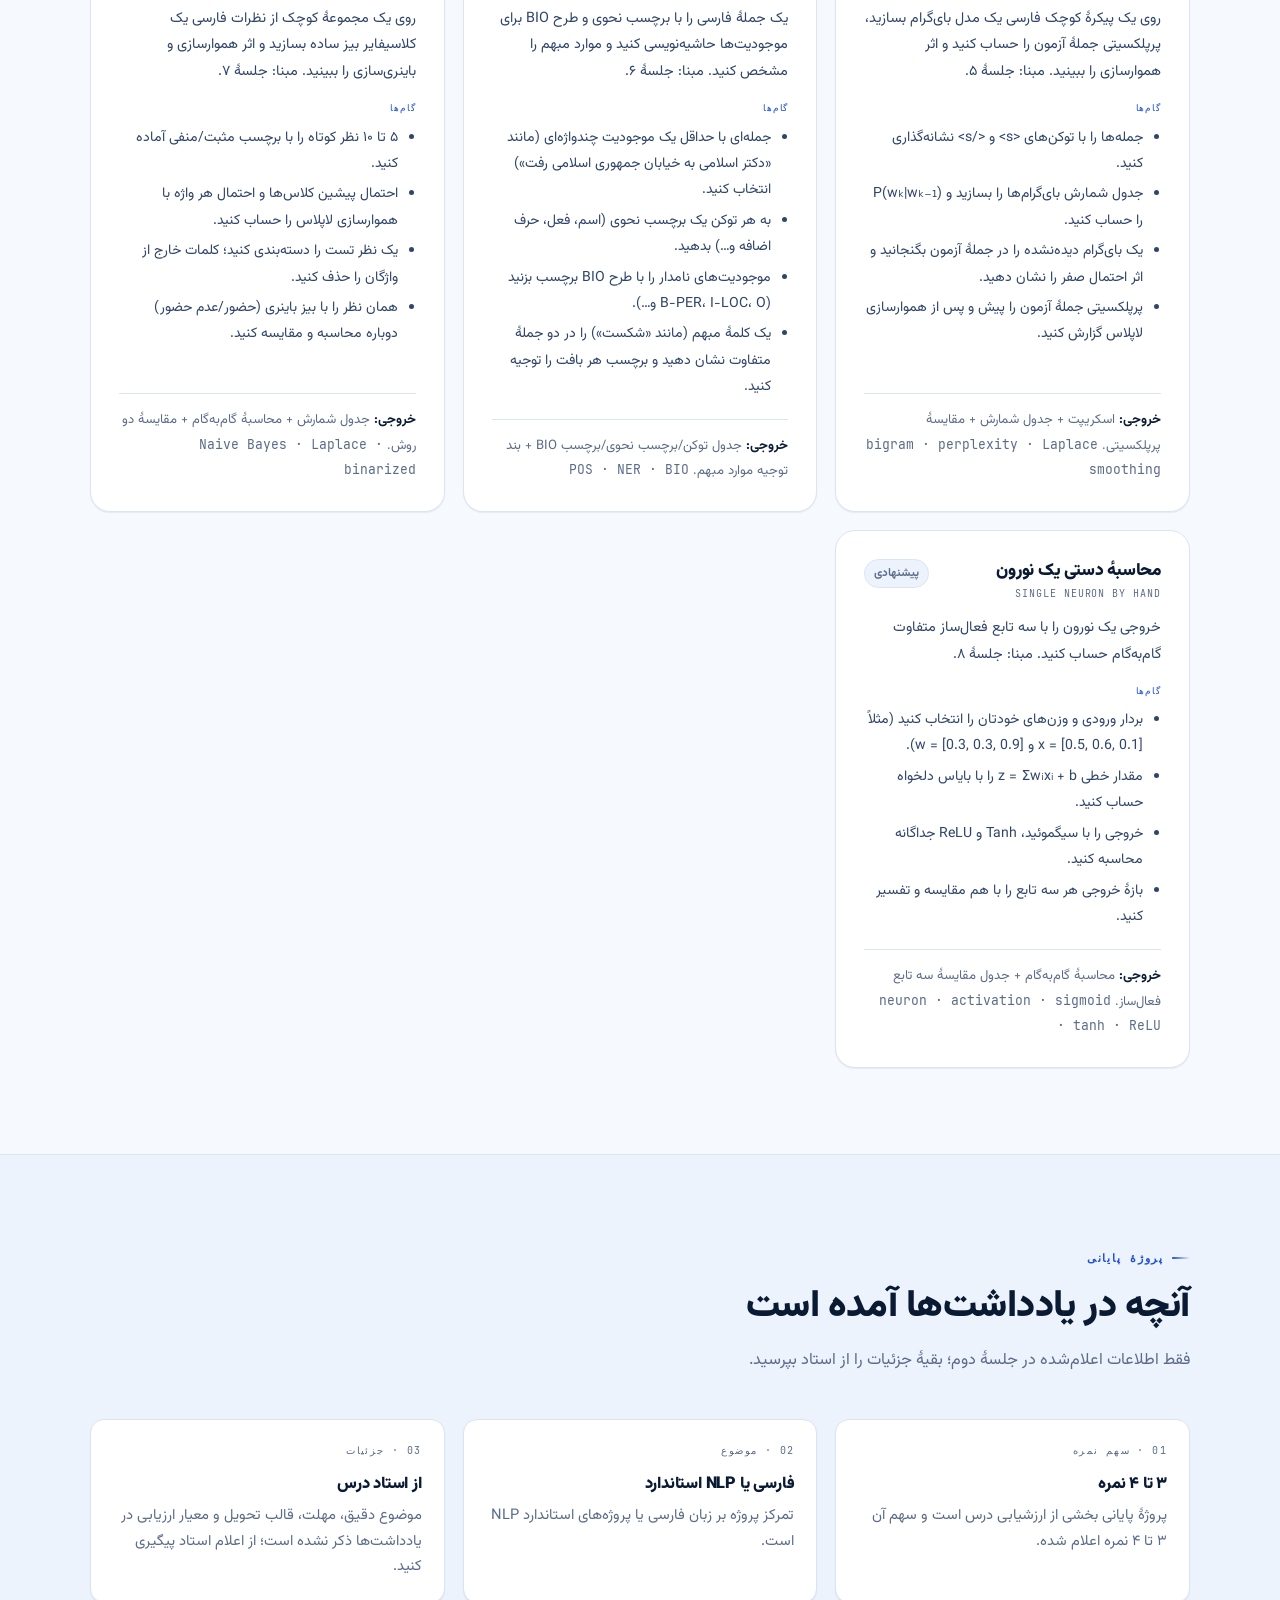
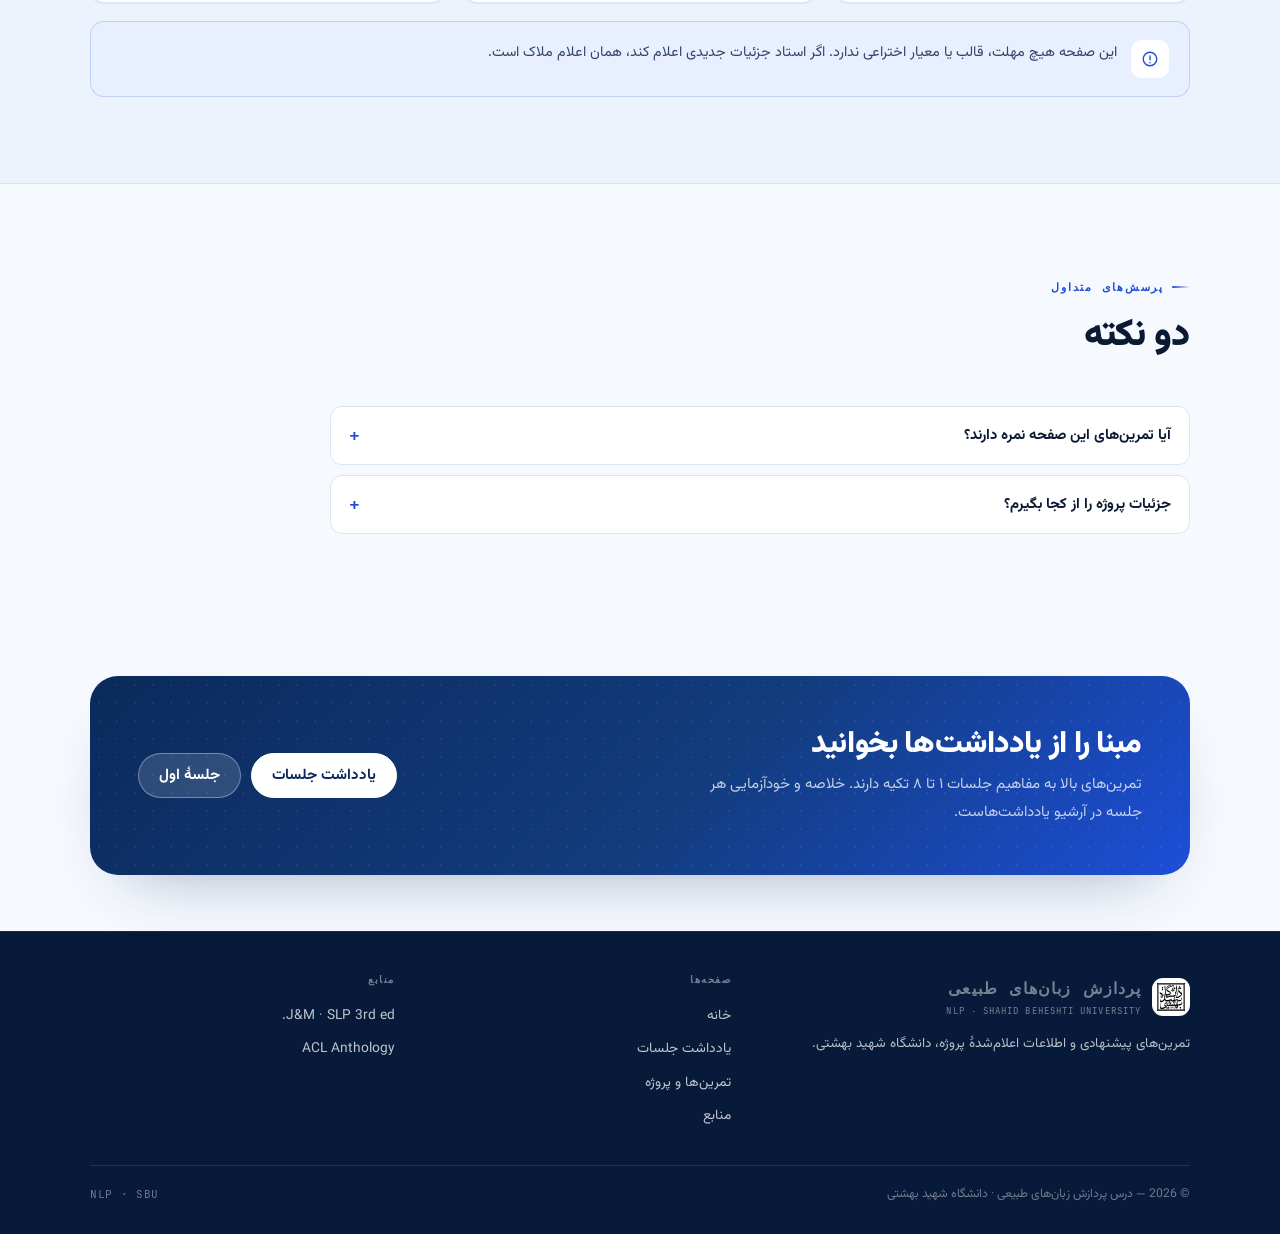
<file: exercises.html>
<!doctype html>
<html lang="fa" dir="rtl">
<head>
<meta charset="utf-8">
<meta name="viewport" content="width=device-width, initial-scale=1, viewport-fit=cover">
<title>تمرین‌ها و پروژه — پردازش زبان‌های طبیعی</title>
<meta name="description" content="تمرین‌های پیشنهادی و اطلاعات پروژهٔ پایانی درس پردازش زبان‌های طبیعی، دانشگاه شهید بهشتی.">
<meta name="theme-color" content="#1d4ed8">
<script>(function(){try{var t=localStorage.getItem("nlp-theme");if(t==="light"||t==="dark")document.documentElement.setAttribute("data-theme",t);}catch(e){}})();</script>
<link rel="icon" href="assets/img/sbu-logo-favicon.svg" type="image/svg+xml">
<link rel="stylesheet" href="assets/css/site.css">
</head>
<body>
<a class="skip-link" href="#main">پرش به محتوای اصلی</a>

<header class="site-header">
  <div class="container header-inner">
    <a class="brand" href="index.html" aria-label="صفحهٔ اصلی درس پردازش زبان‌های طبیعی">
      <span class="brand-logo" aria-hidden="true"><img src="assets/img/sbu-logo.svg" alt=""></span>
      <span class="brand-text">
        <span class="brand-title">پردازش زبان‌های طبیعی</span>
        <span class="brand-sub">NLP · Shahid Beheshti University</span>
      </span>
    </a>
    <nav class="nav" id="site-nav" data-nav aria-label="ناوبری اصلی">
      <a href="index.html">خانه</a>
      <a href="notes.html">یادداشت جلسات</a>
      <a href="exercises.html" aria-current="page">تمرین‌ها و پروژه</a>
      <a href="index.html#resources">منابع</a>
    </nav>
    <div class="header-actions">
      <button class="icon-btn" type="button" data-theme-toggle aria-label="تغییر پوسته" title="تغییر پوسته">
        <svg data-icon-moon viewBox="0 0 24 24" fill="none" stroke="currentColor" stroke-width="1.8" stroke-linecap="round" stroke-linejoin="round" aria-hidden="true"><path d="M20.5 14.2A8.5 8.5 0 0 1 9.8 3.5 8.5 8.5 0 1 0 20.5 14.2Z"/></svg>
        <svg data-icon-sun viewBox="0 0 24 24" fill="none" stroke="currentColor" stroke-width="1.8" stroke-linecap="round" aria-hidden="true" style="display:none"><circle cx="12" cy="12" r="4"/><path d="M12 2v2M12 20v2M4.9 4.9l1.4 1.4M17.7 17.7l1.4 1.4M2 12h2M20 12h2M4.9 19.1l1.4-1.4M17.7 6.3l1.4-1.4"/></svg>
      </button>
      <button class="icon-btn menu-btn" type="button" data-menu-toggle aria-label="باز کردن منو" aria-expanded="false" aria-controls="site-nav">
        <svg viewBox="0 0 24 24" fill="none" stroke="currentColor" stroke-width="1.8" stroke-linecap="round" aria-hidden="true"><path d="M4 7h16M4 12h16M4 17h16"/></svg>
      </button>
    </div>
  </div>
</header>

<main id="main">
  <section class="page-hero">
    <div class="container">
      <div class="eyebrow">تمرین و ارزیابی</div>
      <h1>تمرین‌ها و پروژه</h1>
      <div class="page-en" dir="ltr">Practice sets &amp; capstone project</div>
      <p>
        هفت تمرین پیشنهادی بر پایهٔ موضوعات جلسات ۱ تا ۸، همراه با اطلاعات اعلام‌شده دربارهٔ
        ارزشیابی و پروژهٔ پایانی. جزئیات رسمی تمرین‌ها و تحویل را استاد درس اعلام می‌کند.
      </p>
      <div class="hero-meta">
        <span class="chip"><span class="dot"></span> ۷ تمرین پیشنهادی</span>
        <span class="chip"><span class="dot"></span> پروژه ۳–۴ نمره</span>
        <span class="chip"><span class="dot"></span> تمرین و کوییز ۳–۴ نمره</span>
      </div>
    </div>
  </section>

  <section class="section section--tight">
    <div class="container">
      <div class="notice">
        <div class="notice-icon"><svg viewBox="0 0 24 24" fill="none" stroke="currentColor" stroke-width="1.8" stroke-linecap="round" stroke-linejoin="round" aria-hidden="true"><circle cx="12" cy="12" r="9"/><path d="M12 8v5M12 16.5v.5"/></svg></div>
        <div>
          <p><strong>ارزشیابی اعلام‌شده (جلسهٔ دوم):</strong> میان‌ترم حدود ۷، پایان‌ترم حدود ۷، پروژهٔ پایانی ۳ تا ۴ و تمرین‌ها و کوییزها ۳ تا ۴ نمره؛ مجموع تا ۲۲ سقف‌بندی می‌شود.</p>
          <p>تمرین‌های این صفحه <strong>پیشنهادی</strong> هستند و نمرهٔ رسمی ندارند. هر تکلیف رسمی، مهلت و شیوهٔ تحویل را استاد اعلام می‌کند.</p>
        </div>
      </div>
    </div>
  </section>

  <section class="section" id="practice">
    <div class="container">
      <div class="section-head">
        <div class="eyebrow">تمرین‌های پیشنهادی</div>
        <h2>هفت تمرین از دل جلسات</h2>
        <p>هر تمرین یک مفهوم از یادداشت‌ها را به یک خروجی قابل بررسی تبدیل می‌کند.</p>
      </div>

      <div class="grid grid--3">
        <article class="practice">
          <div class="practice-head">
            <div><h3>نرمال‌سازی و توکن‌سازی</h3><div class="practice-en" dir="ltr">Normalization &amp; Tokenization</div></div>
            <span class="badge">پیشنهادی</span>
          </div>
          <p>روی یک متن فارسی، یکسان‌سازی نویسه‌ها و نیم‌فاصله را تمرین کنید و اثر آن را بر شمارش توکن بسنجید. مبنا: جلسات ۲ و ۳.</p>
          <span class="practice-label">گام‌ها</span>
          <ul>
            <li>«ك» و «ي» عربی را به «ک» و «ی» فارسی تبدیل کنید.</li>
            <li>یک سیاست واحد برای نیم‌فاصله انتخاب و مستند کنید.</li>
            <li>متن را یک‌بار با فاصله و یک‌بار با یک توکن‌ساز ساده بشکنید.</li>
            <li>شمارش توکن پیش و پس از نرمال‌سازی را گزارش کنید.</li>
          </ul>
          <div class="deliverable"><strong>خروجی:</strong> اسکریپت کوچک + جدول مقایسه + فهرست تصمیم‌ها. <span class="mono" dir="ltr">normalization · tokenization · ZWNJ</span></div>
        </article>

        <article class="practice">
          <div class="practice-head">
            <div><h3>توکن، تایپ و TTR</h3><div class="practice-en" dir="ltr">Tokens, Types &amp; TTR</div></div>
            <span class="badge">پیشنهادی</span>
          </div>
          <p>تفاوت توکن و تایپ را روی یک متن فارسی نشان دهید و نسبت تایپ به توکن را حساب کنید. مبنا: جلسهٔ ۲.</p>
          <span class="practice-label">گام‌ها</span>
          <ul>
            <li>یک جملهٔ کوتاه انتخاب کنید و توکن‌ها و تایپ‌ها را دستی بشمارید.</li>
            <li>نسبت TTR را با فرمول حساب کنید.</li>
            <li>دو متن با گونهٔ متفاوت را مقایسه کنید.</li>
            <li>یک محدودیت تفسیر TTR را بنویسید.</li>
          </ul>
          <div class="deliverable"><strong>خروجی:</strong> جدول شمارش + محاسبهٔ TTR + دو بند تفسیر. <span class="mono" dir="ltr">token · type · TTR</span></div>
        </article>

        <article class="practice">
          <div class="practice-head">
            <div><h3>تحلیل ابهام</h3><div class="practice-en" dir="ltr">Ambiguity Analysis</div></div>
            <span class="badge">پیشنهادی</span>
          </div>
          <p>چند جملهٔ فارسی مبهم را تحلیل کنید: سطح ابهام، خوانش‌ها و شاهد رفع ابهام. مبنا: جلسات ۱ و ۲.</p>
          <span class="practice-label">گام‌ها</span>
          <ul>
            <li>برای هر جمله سطح ابهام را مشخص کنید: نحوی، واژگانی، کاربردشناختی.</li>
            <li>خوانش‌های ممکن را با بازنویسی فارسی روشن بیان کنید.</li>
            <li>یک شاهد یا آزمون برای رفع ابهام پیشنهاد دهید.</li>
            <li>نمونه‌ها: «دانشجویان دانشگاه را دوست دارند»، «شیر را دیدم»، «زن و مرد پیر».</li>
          </ul>
          <div class="deliverable"><strong>خروجی:</strong> جدول جمله/سطح/خوانش/شاهد + یک بند جمع‌بندی. <span class="mono" dir="ltr">ambiguity · WSD · POS</span></div>
        </article>

        <article class="practice">
          <div class="practice-head">
            <div><h3>مدل زبانی بای‌گرام و پرپلکسیتی</h3><div class="practice-en" dir="ltr">Bigram LM &amp; Perplexity</div></div>
            <span class="badge">پیشنهادی</span>
          </div>
          <p>روی یک پیکرهٔ کوچک فارسی یک مدل بای‌گرام بسازید، پرپلکسیتی جملهٔ آزمون را حساب کنید و اثر هموارسازی را ببینید. مبنا: جلسهٔ ۵.</p>
          <span class="practice-label">گام‌ها</span>
          <ul>
            <li>جمله‌ها را با توکن‌های &lt;s&gt; و &lt;/s&gt; نشانه‌گذاری کنید.</li>
            <li>جدول شمارش بای‌گرام‌ها را بسازید و P(wₖ|wₖ₋₁) را حساب کنید.</li>
            <li>یک بای‌گرام دیده‌نشده را در جملهٔ آزمون بگنجانید و اثر احتمال صفر را نشان دهید.</li>
            <li>پرپلکسیتی جملهٔ آزمون را پیش و پس از هموارسازی لاپلاس گزارش کنید.</li>
          </ul>
          <div class="deliverable"><strong>خروجی:</strong> اسکریپت + جدول شمارش + مقایسهٔ پرپلکسیتی. <span class="mono" dir="ltr">bigram · perplexity · Laplace smoothing</span></div>
        </article>

        <article class="practice">
          <div class="practice-head">
            <div><h3>برچسب‌گذاری POS و NER</h3><div class="practice-en" dir="ltr">POS Tagging &amp; BIO Annotation</div></div>
            <span class="badge">پیشنهادی</span>
          </div>
          <p>یک جملهٔ فارسی را با برچسب نحوی و طرح BIO برای موجودیت‌ها حاشیه‌نویسی کنید و موارد مبهم را مشخص کنید. مبنا: جلسهٔ ۶.</p>
          <span class="practice-label">گام‌ها</span>
          <ul>
            <li>جمله‌ای با حداقل یک موجودیت چندواژه‌ای (مانند «دکتر اسلامی به خیابان جمهوری اسلامی رفت») انتخاب کنید.</li>
            <li>به هر توکن یک برچسب نحوی (اسم، فعل، حرف اضافه و…) بدهید.</li>
            <li>موجودیت‌های نامدار را با طرح BIO برچسب بزنید (B-PER، I-LOC، O و…).</li>
            <li>یک کلمهٔ مبهم (مانند «شکست») را در دو جملهٔ متفاوت نشان دهید و برچسب هر بافت را توجیه کنید.</li>
          </ul>
          <div class="deliverable"><strong>خروجی:</strong> جدول توکن/برچسب نحوی/برچسب BIO + بند توجیه موارد مبهم. <span class="mono" dir="ltr">POS · NER · BIO</span></div>
        </article>

        <article class="practice">
          <div class="practice-head">
            <div><h3>بیز ساده برای تحلیل احساسات</h3><div class="practice-en" dir="ltr">Naive Bayes Sentiment</div></div>
            <span class="badge">پیشنهادی</span>
          </div>
          <p>روی یک مجموعهٔ کوچک از نظرات فارسی یک کلاسیفایر بیز ساده بسازید و اثر هموارسازی و باینری‌سازی را ببینید. مبنا: جلسهٔ ۷.</p>
          <span class="practice-label">گام‌ها</span>
          <ul>
            <li>۵ تا ۱۰ نظر کوتاه را با برچسب مثبت/منفی آماده کنید.</li>
            <li>احتمال پیشین کلاس‌ها و احتمال هر واژه با هموارسازی لاپلاس را حساب کنید.</li>
            <li>یک نظر تست را دسته‌بندی کنید؛ کلمات خارج از واژگان را حذف کنید.</li>
            <li>همان نظر را با بیز باینری (حضور/عدم حضور) دوباره محاسبه و مقایسه کنید.</li>
          </ul>
          <div class="deliverable"><strong>خروجی:</strong> جدول شمارش + محاسبهٔ گام‌به‌گام + مقایسهٔ دو روش. <span class="mono" dir="ltr">Naive Bayes · Laplace · binarized</span></div>
        </article>

        <article class="practice">
          <div class="practice-head">
            <div><h3>محاسبهٔ دستی یک نورون</h3><div class="practice-en" dir="ltr">Single Neuron by Hand</div></div>
            <span class="badge">پیشنهادی</span>
          </div>
          <p>خروجی یک نورون را با سه تابع فعال‌ساز متفاوت گام‌به‌گام حساب کنید. مبنا: جلسهٔ ۸.</p>
          <span class="practice-label">گام‌ها</span>
          <ul>
            <li>بردار ورودی و وزن‌های خودتان را انتخاب کنید (مثلاً x = [0.5, 0.6, 0.1] و w = [0.3, 0.3, 0.9]).</li>
            <li>مقدار خطی z = Σwᵢxᵢ + b را با بایاس دلخواه حساب کنید.</li>
            <li>خروجی را با سیگموئید، Tanh و ReLU جداگانه محاسبه کنید.</li>
            <li>بازهٔ خروجی هر سه تابع را با هم مقایسه و تفسیر کنید.</li>
          </ul>
          <div class="deliverable"><strong>خروجی:</strong> محاسبهٔ گام‌به‌گام + جدول مقایسهٔ سه تابع فعال‌ساز. <span class="mono" dir="ltr">neuron · activation · sigmoid · tanh · ReLU</span></div>
        </article>
      </div>
    </div>
  </section>

  <section class="section section--soft" id="capstone">
    <div class="container">
      <div class="section-head">
        <div class="eyebrow">پروژهٔ پایانی</div>
        <h2>آنچه در یادداشت‌ها آمده است</h2>
        <p>فقط اطلاعات اعلام‌شده در جلسهٔ دوم؛ بقیهٔ جزئیات را از استاد بپرسید.</p>
      </div>
      <div class="grid grid--3">
        <div class="card">
          <div class="card-num">01 · سهم نمره</div>
          <h3>۳ تا ۴ نمره</h3>
          <p>پروژهٔ پایانی بخشی از ارزشیابی درس است و سهم آن ۳ تا ۴ نمره اعلام شده.</p>
        </div>
        <div class="card">
          <div class="card-num">02 · موضوع</div>
          <h3>فارسی یا NLP استاندارد</h3>
          <p>تمرکز پروژه بر زبان فارسی یا پروژه‌های استاندارد NLP است.</p>
        </div>
        <div class="card">
          <div class="card-num">03 · جزئیات</div>
          <h3>از استاد درس</h3>
          <p>موضوع دقیق، مهلت، قالب تحویل و معیار ارزیابی در یادداشت‌ها ذکر نشده است؛ از اعلام استاد پیگیری کنید.</p>
        </div>
      </div>
      <div class="notice" style="margin-top:18px">
        <div class="notice-icon"><svg viewBox="0 0 24 24" fill="none" stroke="currentColor" stroke-width="1.8" stroke-linecap="round" stroke-linejoin="round" aria-hidden="true"><circle cx="12" cy="12" r="9"/><path d="M12 8v5M12 16.5v.5"/></svg></div>
        <div><p>این صفحه هیچ مهلت، قالب یا معیار اختراعی ندارد. اگر استاد جزئیات جدیدی اعلام کند، همان اعلام ملاک است.</p></div>
      </div>
    </div>
  </section>

  <section class="section" id="faq">
    <div class="container">
      <div class="section-head">
        <div class="eyebrow">پرسش‌های متداول</div>
        <h2>دو نکته</h2>
      </div>
      <div class="faq" style="max-width:860px">
        <details class="faq-item">
          <summary>آیا تمرین‌های این صفحه نمره دارند؟</summary>
          <div class="faq-body"><p>نه. این‌ها تمرین‌های پیشنهادی برای یادگیری مفاهیم جلسات‌اند و نمرهٔ رسمی ندارند. سهم تمرین و کوییز در نمرهٔ درس ۳ تا ۴ نمره اعلام شده، اما تکالیف رسمی را استاد تعیین می‌کند.</p></div>
        </details>
        <details class="faq-item">
          <summary>جزئیات پروژه را از کجا بگیرم؟</summary>
          <div class="faq-body"><p>یادداشت‌ها فقط می‌گویند پروژه ۳ تا ۴ نمره است و بر زبان فارسی یا پروژه‌های استاندارد NLP تمرکز دارد. موضوع، مهلت و قالب تحویل را از اعلام استاد درس پیگیری کنید.</p></div>
        </details>
      </div>
    </div>
  </section>

  <section class="section section--tight">
    <div class="container">
      <div class="cta-band">
        <div>
          <h2>مبنا را از یادداشت‌ها بخوانید</h2>
          <p>تمرین‌های بالا به مفاهیم جلسات ۱ تا ۸ تکیه دارند. خلاصه و خودآزمایی هر جلسه در آرشیو یادداشت‌هاست.</p>
        </div>
        <div class="cta-actions">
          <a class="btn btn--ghost" href="notes.html">یادداشت جلسات</a>
          <a class="btn btn--primary" href="sessions/session-01.html">جلسهٔ اول</a>
        </div>
      </div>
    </div>
  </section>
</main>

<footer class="site-footer">
  <div class="container">
    <div class="footer-grid">
      <div>
        <a class="footer-brand" href="index.html">
          <span class="brand-logo" aria-hidden="true"><img src="assets/img/sbu-logo.svg" alt=""></span>
          <span><strong>پردازش زبان‌های طبیعی</strong><span>NLP · Shahid Beheshti University</span></span>
        </a>
        <p>تمرین‌های پیشنهادی و اطلاعات اعلام‌شدهٔ پروژه، دانشگاه شهید بهشتی.</p>
      </div>
      <div class="footer-col">
        <h3>صفحه‌ها</h3>
        <a href="index.html">خانه</a>
        <a href="notes.html">یادداشت جلسات</a>
        <a href="exercises.html">تمرین‌ها و پروژه</a>
        <a href="index.html#resources">منابع</a>
      </div>
      <div class="footer-col">
        <h3>منابع</h3>
        <a href="https://web.stanford.edu/~jurafsky/slp3/" target="_blank" rel="noopener noreferrer">J&amp;M · SLP 3rd ed.</a>
        <a href="https://aclanthology.org/" target="_blank" rel="noopener noreferrer">ACL Anthology</a>
      </div>
    </div>
    <div class="footer-bottom">
      <span>© <span data-year>2026</span> — درس پردازش زبان‌های طبیعی · دانشگاه شهید بهشتی</span>
      <span class="mono">NLP · SBU</span>
    </div>
  </div>
</footer>

<script src="assets/js/site.js" defer></script>
</body>
</html>
</file>
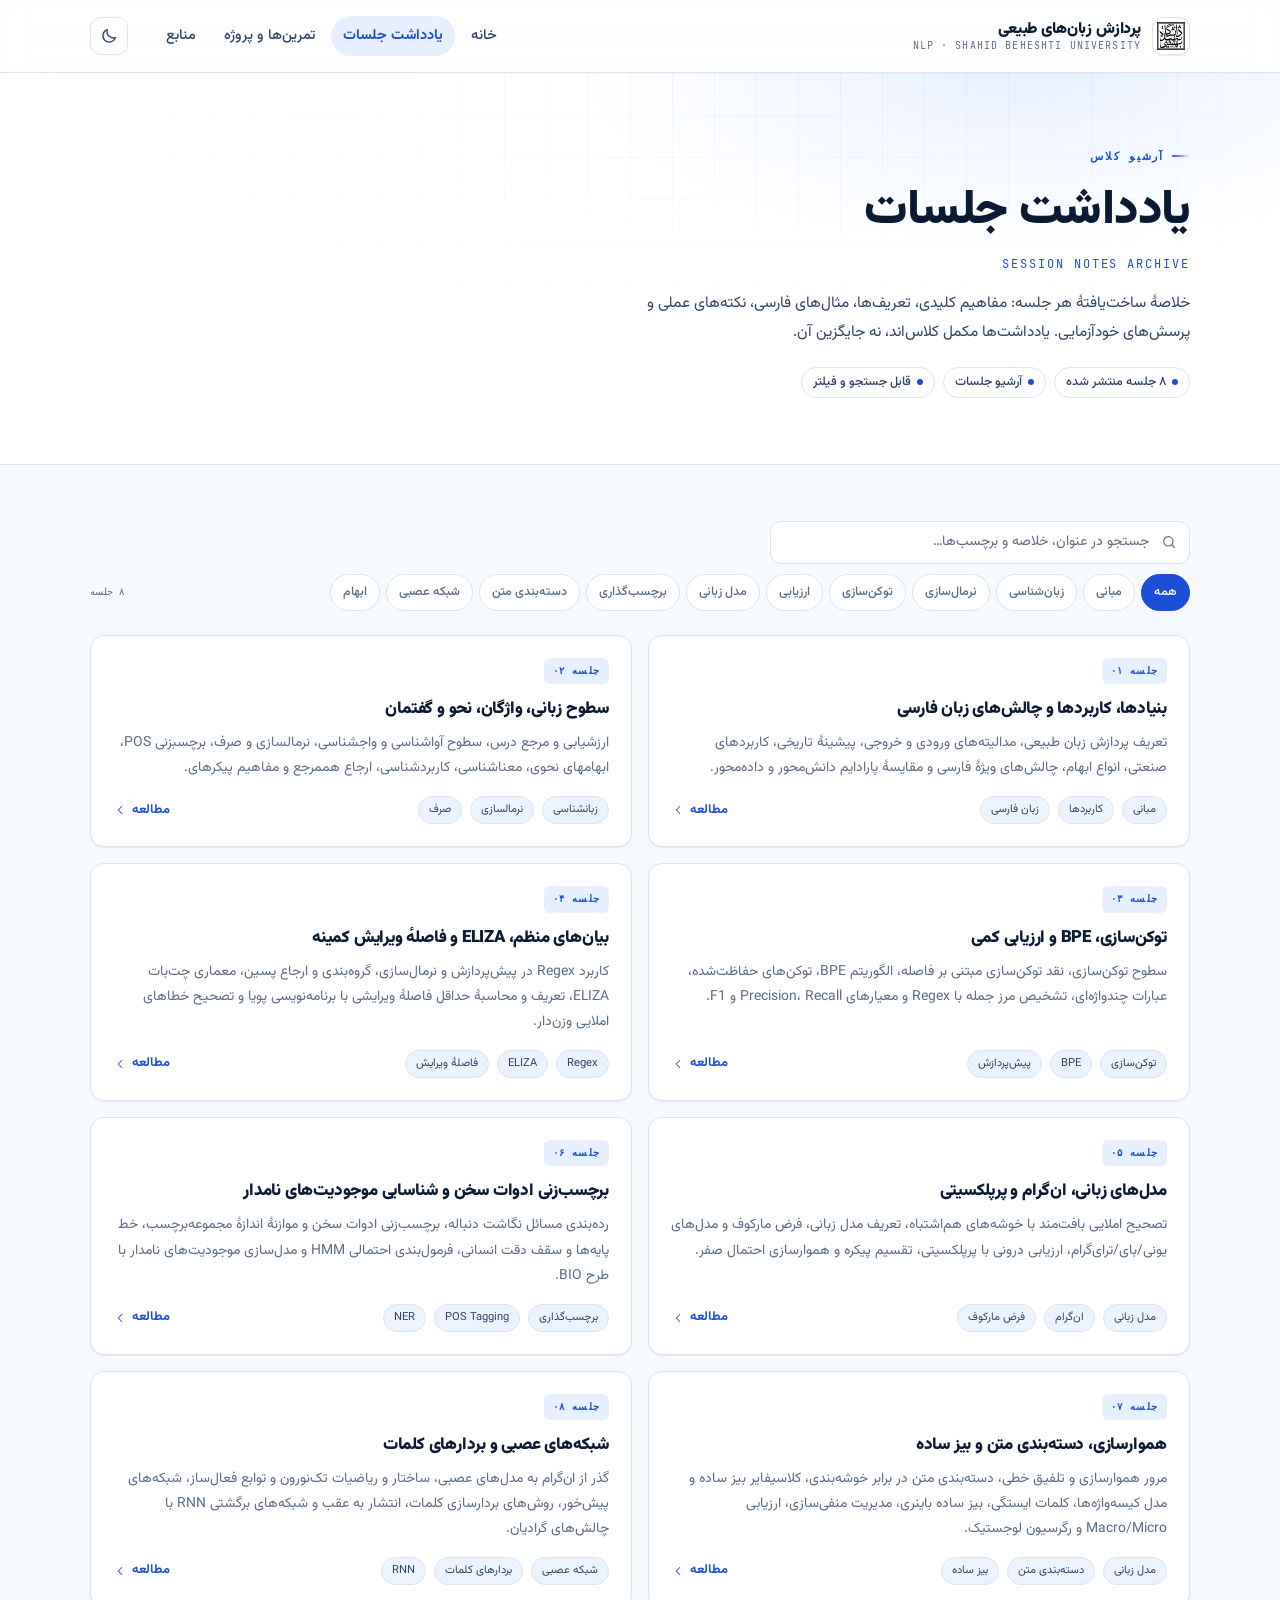
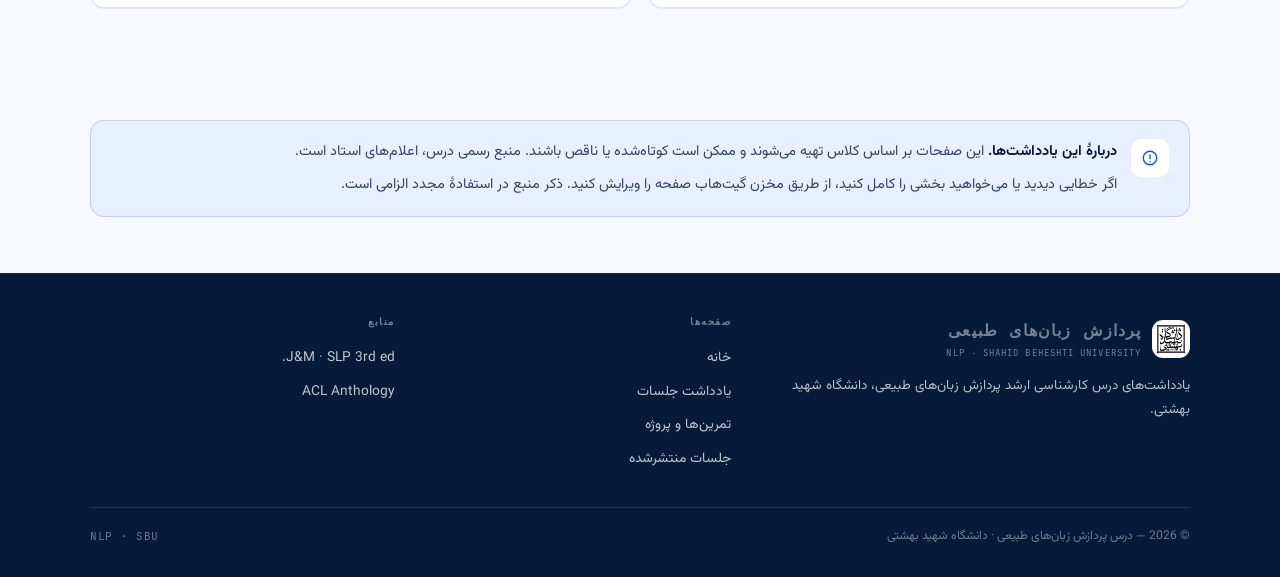
<file: notes.html>
<!doctype html>
<html lang="fa" dir="rtl">
<head>
<meta charset="utf-8">
<meta name="viewport" content="width=device-width, initial-scale=1, viewport-fit=cover">
<title>یادداشت جلسات — پردازش زبان‌های طبیعی</title>
<meta name="description" content="آرشیو یادداشت جلسات درس پردازش زبان‌های طبیعی دانشگاه شهید بهشتی — دکتر مهرنوش شمس‌فرد.">
<meta name="theme-color" content="#1d4ed8">
<script>(function(){try{var t=localStorage.getItem("nlp-theme");if(t==="light"||t==="dark")document.documentElement.setAttribute("data-theme",t);}catch(e){}})();</script>
<link rel="icon" href="assets/img/sbu-logo-favicon.svg" type="image/svg+xml">
<link rel="stylesheet" href="assets/css/site.css">
</head>
<body>
<a class="skip-link" href="#main">پرش به محتوای اصلی</a>

<header class="site-header">
  <div class="container header-inner">
    <a class="brand" href="index.html" aria-label="صفحهٔ اصلی درس پردازش زبان‌های طبیعی">
      <span class="brand-logo" aria-hidden="true"><img src="assets/img/sbu-logo.svg" alt=""></span>
      <span class="brand-text">
        <span class="brand-title">پردازش زبان‌های طبیعی</span>
        <span class="brand-sub">NLP · Shahid Beheshti University</span>
      </span>
    </a>
    <nav class="nav" id="site-nav" data-nav aria-label="ناوبری اصلی">
      <a href="index.html">خانه</a>
      <a href="notes.html" aria-current="page">یادداشت جلسات</a>
      <a href="exercises.html">تمرین‌ها و پروژه</a>
      <a href="index.html#resources">منابع</a>
    </nav>
    <div class="header-actions">
      <button class="icon-btn" type="button" data-theme-toggle aria-label="تغییر پوسته" title="تغییر پوسته">
        <svg data-icon-moon viewBox="0 0 24 24" fill="none" stroke="currentColor" stroke-width="1.8" stroke-linecap="round" stroke-linejoin="round" aria-hidden="true"><path d="M20.5 14.2A8.5 8.5 0 0 1 9.8 3.5 8.5 8.5 0 1 0 20.5 14.2Z"/></svg>
        <svg data-icon-sun viewBox="0 0 24 24" fill="none" stroke="currentColor" stroke-width="1.8" stroke-linecap="round" aria-hidden="true" style="display:none"><circle cx="12" cy="12" r="4"/><path d="M12 2v2M12 20v2M4.9 4.9l1.4 1.4M17.7 17.7l1.4 1.4M2 12h2M20 12h2M4.9 19.1l1.4-1.4M17.7 6.3l1.4-1.4"/></svg>
      </button>
      <button class="icon-btn menu-btn" type="button" data-menu-toggle aria-label="باز کردن منو" aria-expanded="false" aria-controls="site-nav">
        <svg viewBox="0 0 24 24" fill="none" stroke="currentColor" stroke-width="1.8" stroke-linecap="round" aria-hidden="true"><path d="M4 7h16M4 12h16M4 17h16"/></svg>
      </button>
    </div>
  </div>
</header>

<main id="main">
  <section class="page-hero">
    <div class="container">
      <div class="eyebrow">آرشیو کلاس</div>
      <h1>یادداشت جلسات</h1>
      <div class="page-en" dir="ltr">Session notes archive</div>
      <p>
        خلاصهٔ ساخت‌یافتهٔ هر جلسه: مفاهیم کلیدی، تعریف‌ها، مثال‌های فارسی، نکته‌های عملی و
        پرسش‌های خودآزمایی. یادداشت‌ها مکمل کلاس‌اند، نه جایگزین آن.
      </p>
      <div class="hero-meta">
        <span class="chip"><span class="dot"></span> ۸ جلسه منتشر شده</span>
        <span class="chip"><span class="dot"></span> آرشیو جلسات</span>
        <span class="chip"><span class="dot"></span> قابل جستجو و فیلتر</span>
      </div>
    </div>
  </section>

  <section class="section section--tight">
    <div class="container">
      <h2 class="sr-only">فهرست یادداشت‌های منتشرشده</h2>
      <div class="toolbar">
        <div class="search-box">
          <svg viewBox="0 0 24 24" fill="none" stroke="currentColor" stroke-width="1.8" stroke-linecap="round" aria-hidden="true"><circle cx="11" cy="11" r="7"/><path d="m20 20-3.5-3.5"/></svg>
          <input type="search" data-notes-search placeholder="جستجو در عنوان، خلاصه و برچسب‌ها…" aria-label="جستجو در یادداشت‌ها">
        </div>
        <div class="filter-chips" role="group" aria-label="فیلتر بر اساس موضوع">
          <button class="filter-chip" type="button" data-filter="all" aria-pressed="true">همه</button>
          <button class="filter-chip" type="button" data-filter="مبانی" aria-pressed="false">مبانی</button>
          <button class="filter-chip" type="button" data-filter="زبان‌شناسی" aria-pressed="false">زبان‌شناسی</button>
          <button class="filter-chip" type="button" data-filter="نرمال‌سازی" aria-pressed="false">نرمال‌سازی</button>
          <button class="filter-chip" type="button" data-filter="توکن‌سازی" aria-pressed="false">توکن‌سازی</button>
          <button class="filter-chip" type="button" data-filter="ارزیابی" aria-pressed="false">ارزیابی</button>
          <button class="filter-chip" type="button" data-filter="مدل زبانی" aria-pressed="false">مدل زبانی</button>
          <button class="filter-chip" type="button" data-filter="برچسب‌گذاری" aria-pressed="false">برچسب‌گذاری</button>
          <button class="filter-chip" type="button" data-filter="دسته‌بندی متن" aria-pressed="false">دسته‌بندی متن</button>
          <button class="filter-chip" type="button" data-filter="شبکه عصبی" aria-pressed="false">شبکه عصبی</button>
          <button class="filter-chip" type="button" data-filter="ابهام" aria-pressed="false">ابهام</button>
        </div>
        <span class="search-count" data-search-count>۸ جلسه</span>
      </div>

      <div class="note-grid">
        <!-- NOTE_CARDS:START -->
<a class="note-card" href="sessions/session-01.html" data-note-card data-tags="مبانی,کاربردها,زبان فارسی,ابهام" data-search="بنیادها، کاربردها و چالش‌های زبان فارسی Foundations, Applications &amp; Persian Challenges تعریف پردازش زبان طبیعی، مدالیته‌های ورودی و خروجی، پیشینهٔ تاریخی، کاربردهای صنعتی، انواع ابهام، چالش‌های ویژهٔ فارسی و مقایسهٔ پارادایم دانش‌محور و داده‌محور. مبانی کاربردها زبان فارسی ابهام ">
  <div class="note-top">
    <span class="note-num">جلسه ۰۱</span>
    
  </div>
  <h3>بنیادها، کاربردها و چالش‌های زبان فارسی</h3>
  <p class="note-summary">تعریف پردازش زبان طبیعی، مدالیته‌های ورودی و خروجی، پیشینهٔ تاریخی، کاربردهای صنعتی، انواع ابهام، چالش‌های ویژهٔ فارسی و مقایسهٔ پارادایم دانش‌محور و داده‌محور.</p>
  <div class="note-foot">
    <span class="tag">مبانی</span><span class="tag">کاربردها</span><span class="tag">زبان فارسی</span>
    <span class="note-arrow">مطالعه <svg viewBox="0 0 24 24" fill="none" stroke="currentColor" stroke-width="1.8" stroke-linecap="round" stroke-linejoin="round" aria-hidden="true"><path d="M15 18l-6-6 6-6"/></svg></span>
  </div>
</a>
<a class="note-card" href="sessions/session-02.html" data-note-card data-tags="زبانشناسی,نرمالسازی,صرف,نحو,ابهام,گفتمان" data-search="سطوح زبانی، واژگان، نحو و گفتمان Linguistic Levels, Lexicon, Syntax &amp; Discourse ارزشیابی و مرجع درس، سطوح آواشناسی و واجشناسی، نرمالسازی و صرف، برچسبزنی POS، ابهامهای نحوی، معناشناسی، کاربردشناسی، ارجاع هممرجع و مفاهیم پیکرهای. زبانشناسی نرمالسازی صرف نحو ابهام گفتمان ">
  <div class="note-top">
    <span class="note-num">جلسه ۰۲</span>
    
  </div>
  <h3>سطوح زبانی، واژگان، نحو و گفتمان</h3>
  <p class="note-summary">ارزشیابی و مرجع درس، سطوح آواشناسی و واجشناسی، نرمالسازی و صرف، برچسبزنی POS، ابهامهای نحوی، معناشناسی، کاربردشناسی، ارجاع هممرجع و مفاهیم پیکرهای.</p>
  <div class="note-foot">
    <span class="tag">زبانشناسی</span><span class="tag">نرمالسازی</span><span class="tag">صرف</span>
    <span class="note-arrow">مطالعه <svg viewBox="0 0 24 24" fill="none" stroke="currentColor" stroke-width="1.8" stroke-linecap="round" stroke-linejoin="round" aria-hidden="true"><path d="M15 18l-6-6 6-6"/></svg></span>
  </div>
</a>
<a class="note-card" href="sessions/session-03.html" data-note-card data-tags="توکن‌سازی,BPE,پیش‌پردازش,ارزیابی,Regex" data-search="توکن‌سازی، BPE و ارزیابی کمی Tokenization, BPE &amp; Quantitative Evaluation سطوح توکن‌سازی، نقد توکن‌سازی مبتنی بر فاصله، الگوریتم BPE، توکن‌های حفاظت‌شده، عبارات چندواژه‌ای، تشخیص مرز جمله با Regex و معیارهای Precision، Recall و F1. توکن‌سازی BPE پیش‌پردازش ارزیابی Regex ">
  <div class="note-top">
    <span class="note-num">جلسه ۰۳</span>
    
  </div>
  <h3>توکن‌سازی، BPE و ارزیابی کمی</h3>
  <p class="note-summary">سطوح توکن‌سازی، نقد توکن‌سازی مبتنی بر فاصله، الگوریتم BPE، توکن‌های حفاظت‌شده، عبارات چندواژه‌ای، تشخیص مرز جمله با Regex و معیارهای Precision، Recall و F1.</p>
  <div class="note-foot">
    <span class="tag">توکن‌سازی</span><span class="tag">BPE</span><span class="tag">پیش‌پردازش</span>
    <span class="note-arrow">مطالعه <svg viewBox="0 0 24 24" fill="none" stroke="currentColor" stroke-width="1.8" stroke-linecap="round" stroke-linejoin="round" aria-hidden="true"><path d="M15 18l-6-6 6-6"/></svg></span>
  </div>
</a>
<a class="note-card" href="sessions/session-04.html" data-note-card data-tags="Regex,ELIZA,فاصلهٔ ویرایش,برنامه‌نویسی پویا,تصحیح املایی" data-search="بیان‌های منظم، ELIZA و فاصلهٔ ویرایش کمینه Regex, ELIZA &amp; Minimum Edit Distance کاربرد Regex در پیش‌پردازش و نرمال‌سازی، گروه‌بندی و ارجاع پسین، معماری چت‌بات ELIZA، تعریف و محاسبهٔ حداقل فاصلهٔ ویرایشی با برنامه‌نویسی پویا و تصحیح خطاهای املایی وزن‌دار. Regex ELIZA فاصلهٔ ویرایش برنامه‌نویسی پویا تصحیح املایی ">
  <div class="note-top">
    <span class="note-num">جلسه ۰۴</span>
    
  </div>
  <h3>بیان‌های منظم، ELIZA و فاصلهٔ ویرایش کمینه</h3>
  <p class="note-summary">کاربرد Regex در پیش‌پردازش و نرمال‌سازی، گروه‌بندی و ارجاع پسین، معماری چت‌بات ELIZA، تعریف و محاسبهٔ حداقل فاصلهٔ ویرایشی با برنامه‌نویسی پویا و تصحیح خطاهای املایی وزن‌دار.</p>
  <div class="note-foot">
    <span class="tag">Regex</span><span class="tag">ELIZA</span><span class="tag">فاصلهٔ ویرایش</span>
    <span class="note-arrow">مطالعه <svg viewBox="0 0 24 24" fill="none" stroke="currentColor" stroke-width="1.8" stroke-linecap="round" stroke-linejoin="round" aria-hidden="true"><path d="M15 18l-6-6 6-6"/></svg></span>
  </div>
</a>
<a class="note-card" href="sessions/session-05.html" data-note-card data-tags="مدل زبانی,ان‌گرام,فرض مارکوف,پرپلکسیتی,هموارسازی" data-search="مدل‌های زبانی، ان‌گرام و پرپلکسیتی Language Models, N-grams &amp; Perplexity تصحیح املایی بافت‌مند با خوشه‌های هم‌اشتباه، تعریف مدل زبانی، فرض مارکوف و مدل‌های یونی/بای/ترای‌گرام، ارزیابی درونی با پرپلکسیتی، تقسیم پیکره و هموارسازی احتمال صفر. مدل زبانی ان‌گرام فرض مارکوف پرپلکسیتی هموارسازی ">
  <div class="note-top">
    <span class="note-num">جلسه ۰۵</span>
    
  </div>
  <h3>مدل‌های زبانی، ان‌گرام و پرپلکسیتی</h3>
  <p class="note-summary">تصحیح املایی بافت‌مند با خوشه‌های هم‌اشتباه، تعریف مدل زبانی، فرض مارکوف و مدل‌های یونی/بای/ترای‌گرام، ارزیابی درونی با پرپلکسیتی، تقسیم پیکره و هموارسازی احتمال صفر.</p>
  <div class="note-foot">
    <span class="tag">مدل زبانی</span><span class="tag">ان‌گرام</span><span class="tag">فرض مارکوف</span>
    <span class="note-arrow">مطالعه <svg viewBox="0 0 24 24" fill="none" stroke="currentColor" stroke-width="1.8" stroke-linecap="round" stroke-linejoin="round" aria-hidden="true"><path d="M15 18l-6-6 6-6"/></svg></span>
  </div>
</a>
<a class="note-card" href="sessions/session-06.html" data-note-card data-tags="برچسب‌گذاری,POS Tagging,NER,دنباله" data-search="برچسب‌زنی ادوات سخن و شناسایی موجودیت‌های نامدار POS Tagging &amp; Named Entity Recognition رده‌بندی مسائل نگاشت دنباله، برچسب‌زنی ادوات سخن و موازنهٔ اندازهٔ مجموعه‌برچسب، خط پایه‌ها و سقف دقت انسانی، فرمول‌بندی احتمالی HMM و مدل‌سازی موجودیت‌های نامدار با طرح BIO. برچسب‌گذاری POS Tagging NER دنباله ">
  <div class="note-top">
    <span class="note-num">جلسه ۰۶</span>
    
  </div>
  <h3>برچسب‌زنی ادوات سخن و شناسایی موجودیت‌های نامدار</h3>
  <p class="note-summary">رده‌بندی مسائل نگاشت دنباله، برچسب‌زنی ادوات سخن و موازنهٔ اندازهٔ مجموعه‌برچسب، خط پایه‌ها و سقف دقت انسانی، فرمول‌بندی احتمالی HMM و مدل‌سازی موجودیت‌های نامدار با طرح BIO.</p>
  <div class="note-foot">
    <span class="tag">برچسب‌گذاری</span><span class="tag">POS Tagging</span><span class="tag">NER</span>
    <span class="note-arrow">مطالعه <svg viewBox="0 0 24 24" fill="none" stroke="currentColor" stroke-width="1.8" stroke-linecap="round" stroke-linejoin="round" aria-hidden="true"><path d="M15 18l-6-6 6-6"/></svg></span>
  </div>
</a>
<a class="note-card" href="sessions/session-07.html" data-note-card data-tags="مدل زبانی,دسته‌بندی متن,بیز ساده,تحلیل احساسات,ارزیابی" data-search="هموارسازی، دسته‌بندی متن و بیز ساده Smoothing, Text Classification &amp; Naive Bayes مرور هموارسازی و تلفیق خطی، دسته‌بندی متن در برابر خوشه‌بندی، کلاسیفایر بیز ساده و مدل کیسه‌واژه‌ها، کلمات ایستگی، بیز ساده باینری، مدیریت منفی‌سازی، ارزیابی Macro/Micro و رگرسیون لوجستیک. مدل زبانی دسته‌بندی متن بیز ساده تحلیل احساسات ارزیابی ">
  <div class="note-top">
    <span class="note-num">جلسه ۰۷</span>
    
  </div>
  <h3>هموارسازی، دسته‌بندی متن و بیز ساده</h3>
  <p class="note-summary">مرور هموارسازی و تلفیق خطی، دسته‌بندی متن در برابر خوشه‌بندی، کلاسیفایر بیز ساده و مدل کیسه‌واژه‌ها، کلمات ایستگی، بیز ساده باینری، مدیریت منفی‌سازی، ارزیابی Macro/Micro و رگرسیون لوجستیک.</p>
  <div class="note-foot">
    <span class="tag">مدل زبانی</span><span class="tag">دسته‌بندی متن</span><span class="tag">بیز ساده</span>
    <span class="note-arrow">مطالعه <svg viewBox="0 0 24 24" fill="none" stroke="currentColor" stroke-width="1.8" stroke-linecap="round" stroke-linejoin="round" aria-hidden="true"><path d="M15 18l-6-6 6-6"/></svg></span>
  </div>
</a>
<a class="note-card" href="sessions/session-08.html" data-note-card data-tags="شبکه عصبی,بردارهای کلمات,RNN,انتشار به عقب,FFNN" data-search="شبکه‌های عصبی و بردارهای کلمات Neural Networks &amp; Word Embeddings گذر از ان‌گرام به مدل‌های عصبی، ساختار و ریاضیات تک‌نورون و توابع فعال‌ساز، شبکه‌های پیش‌خور، روش‌های بردارسازی کلمات، انتشار به عقب و شبکه‌های برگشتی RNN با چالش‌های گرادیان. شبکه عصبی بردارهای کلمات RNN انتشار به عقب FFNN ">
  <div class="note-top">
    <span class="note-num">جلسه ۰۸</span>
    
  </div>
  <h3>شبکه‌های عصبی و بردارهای کلمات</h3>
  <p class="note-summary">گذر از ان‌گرام به مدل‌های عصبی، ساختار و ریاضیات تک‌نورون و توابع فعال‌ساز، شبکه‌های پیش‌خور، روش‌های بردارسازی کلمات، انتشار به عقب و شبکه‌های برگشتی RNN با چالش‌های گرادیان.</p>
  <div class="note-foot">
    <span class="tag">شبکه عصبی</span><span class="tag">بردارهای کلمات</span><span class="tag">RNN</span>
    <span class="note-arrow">مطالعه <svg viewBox="0 0 24 24" fill="none" stroke="currentColor" stroke-width="1.8" stroke-linecap="round" stroke-linejoin="round" aria-hidden="true"><path d="M15 18l-6-6 6-6"/></svg></span>
  </div>
</a>
<!-- NOTE_CARDS:END -->
      </div>

      <div class="note-empty" data-note-empty>
        یادداشتی با این جستجو پیدا نشد. عبارت دیگری را امتحان کنید.
      </div>

    </div>
  </section>

  <section class="section section--tight">
    <div class="container">
      <div class="notice">
        <div class="notice-icon"><svg viewBox="0 0 24 24" fill="none" stroke="currentColor" stroke-width="1.8" stroke-linecap="round" stroke-linejoin="round" aria-hidden="true"><circle cx="12" cy="12" r="9"/><path d="M12 8v5M12 16.5v.5"/></svg></div>
        <div>
          <p><strong>دربارهٔ این یادداشت‌ها.</strong> این صفحات بر اساس کلاس تهیه می‌شوند و ممکن است کوتاه‌شده یا ناقص باشند. منبع رسمی درس، اعلام‌های استاد است.</p>
          <p>اگر خطایی دیدید یا می‌خواهید بخشی را کامل کنید، از طریق مخزن گیت‌هاب صفحه را ویرایش کنید. ذکر منبع در استفادهٔ مجدد الزامی است.</p>
        </div>
      </div>
    </div>
  </section>
</main>

<footer class="site-footer">
  <div class="container">
    <div class="footer-grid">
      <div>
        <a class="footer-brand" href="index.html">
          <span class="brand-logo" aria-hidden="true"><img src="assets/img/sbu-logo.svg" alt=""></span>
          <span><strong>پردازش زبان‌های طبیعی</strong><span>NLP · Shahid Beheshti University</span></span>
        </a>
        <p>یادداشت‌های درس کارشناسی ارشد پردازش زبان‌های طبیعی، دانشگاه شهید بهشتی.</p>
      </div>
      <div class="footer-col">
        <h3>صفحه‌ها</h3>
        <a href="index.html">خانه</a>
        <a href="notes.html">یادداشت جلسات</a>
        <a href="exercises.html">تمرین‌ها و پروژه</a>
        <a href="index.html#schedule">جلسات منتشرشده</a>
      </div>
      <div class="footer-col">
        <h3>منابع</h3>
        <a href="https://web.stanford.edu/~jurafsky/slp3/" target="_blank" rel="noopener noreferrer">J&amp;M · SLP 3rd ed.</a>
        <a href="https://aclanthology.org/" target="_blank" rel="noopener noreferrer">ACL Anthology</a>
      </div>
    </div>
    <div class="footer-bottom">
      <span>© <span data-year>2026</span> — درس پردازش زبان‌های طبیعی · دانشگاه شهید بهشتی</span>
      <span class="mono">NLP · SBU</span>
    </div>
  </div>
</footer>

<script src="assets/js/site.js" defer></script>
</body>
</html>
</file>
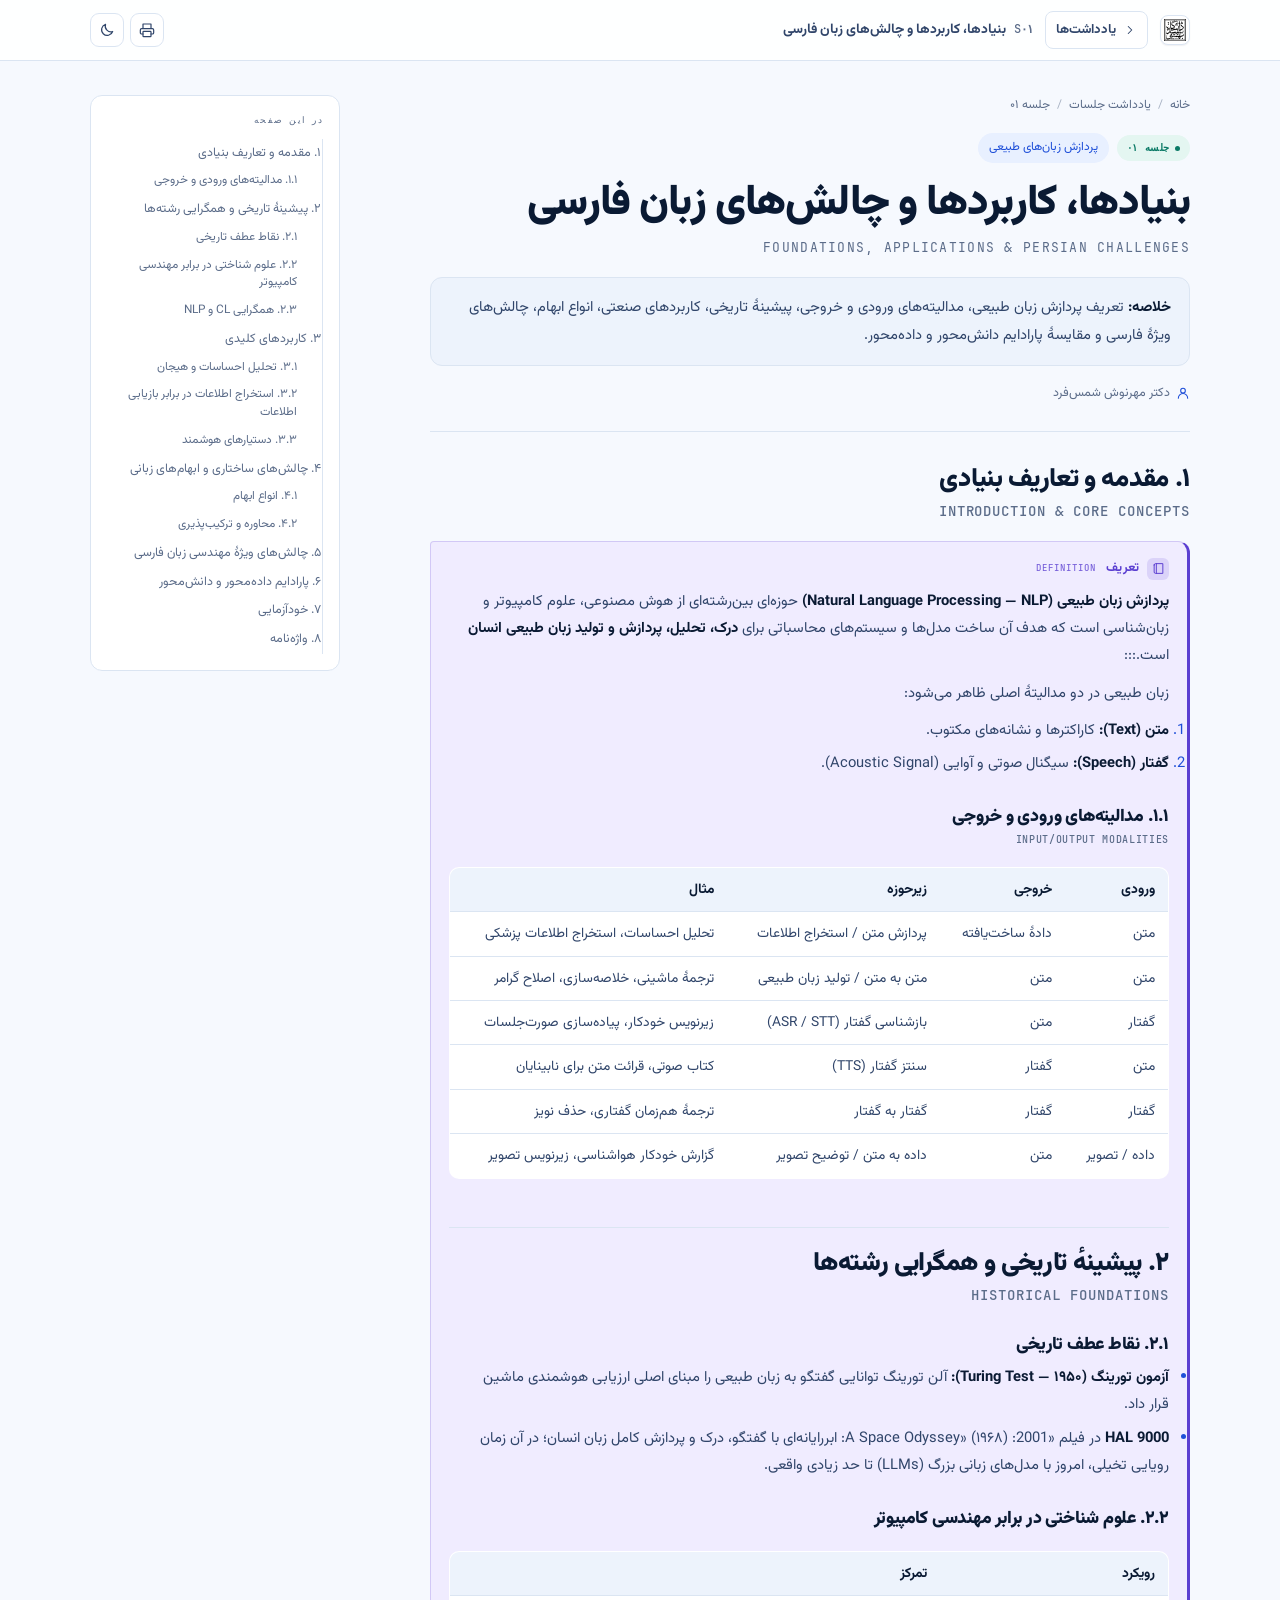
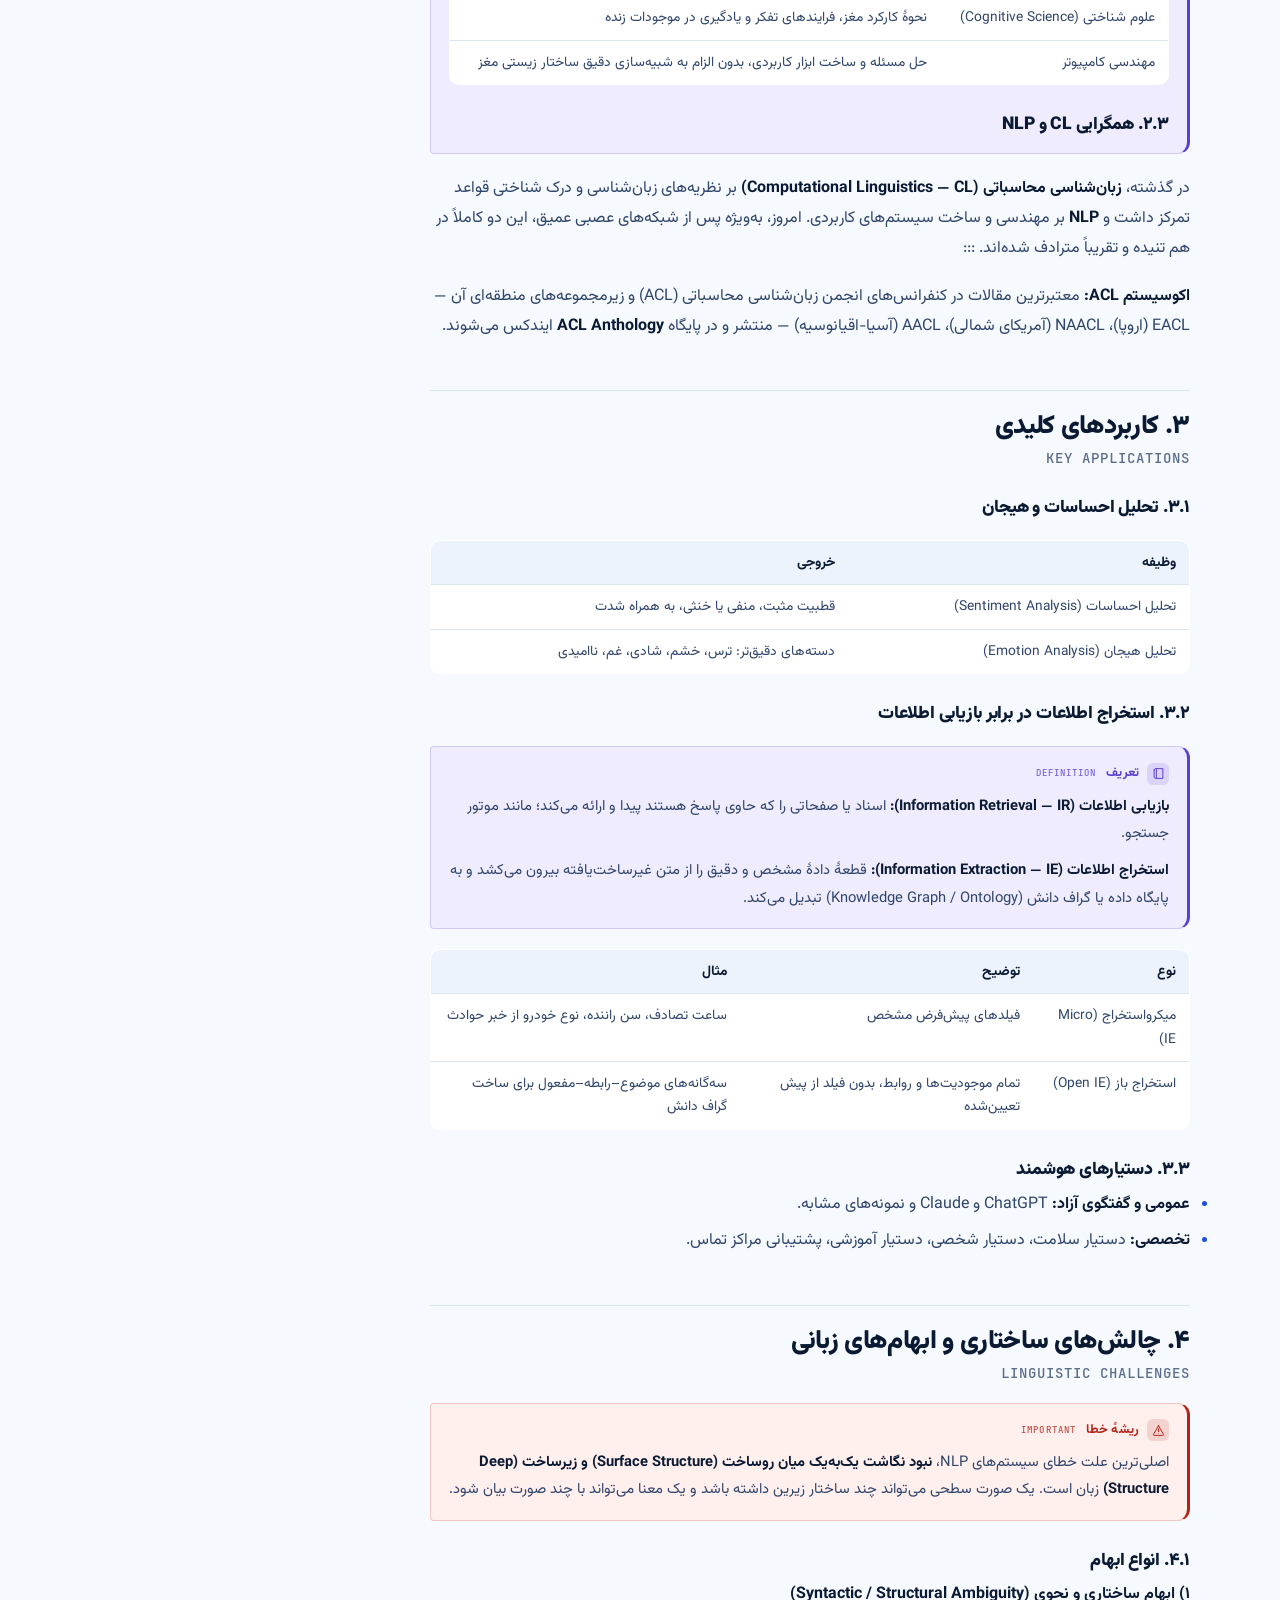
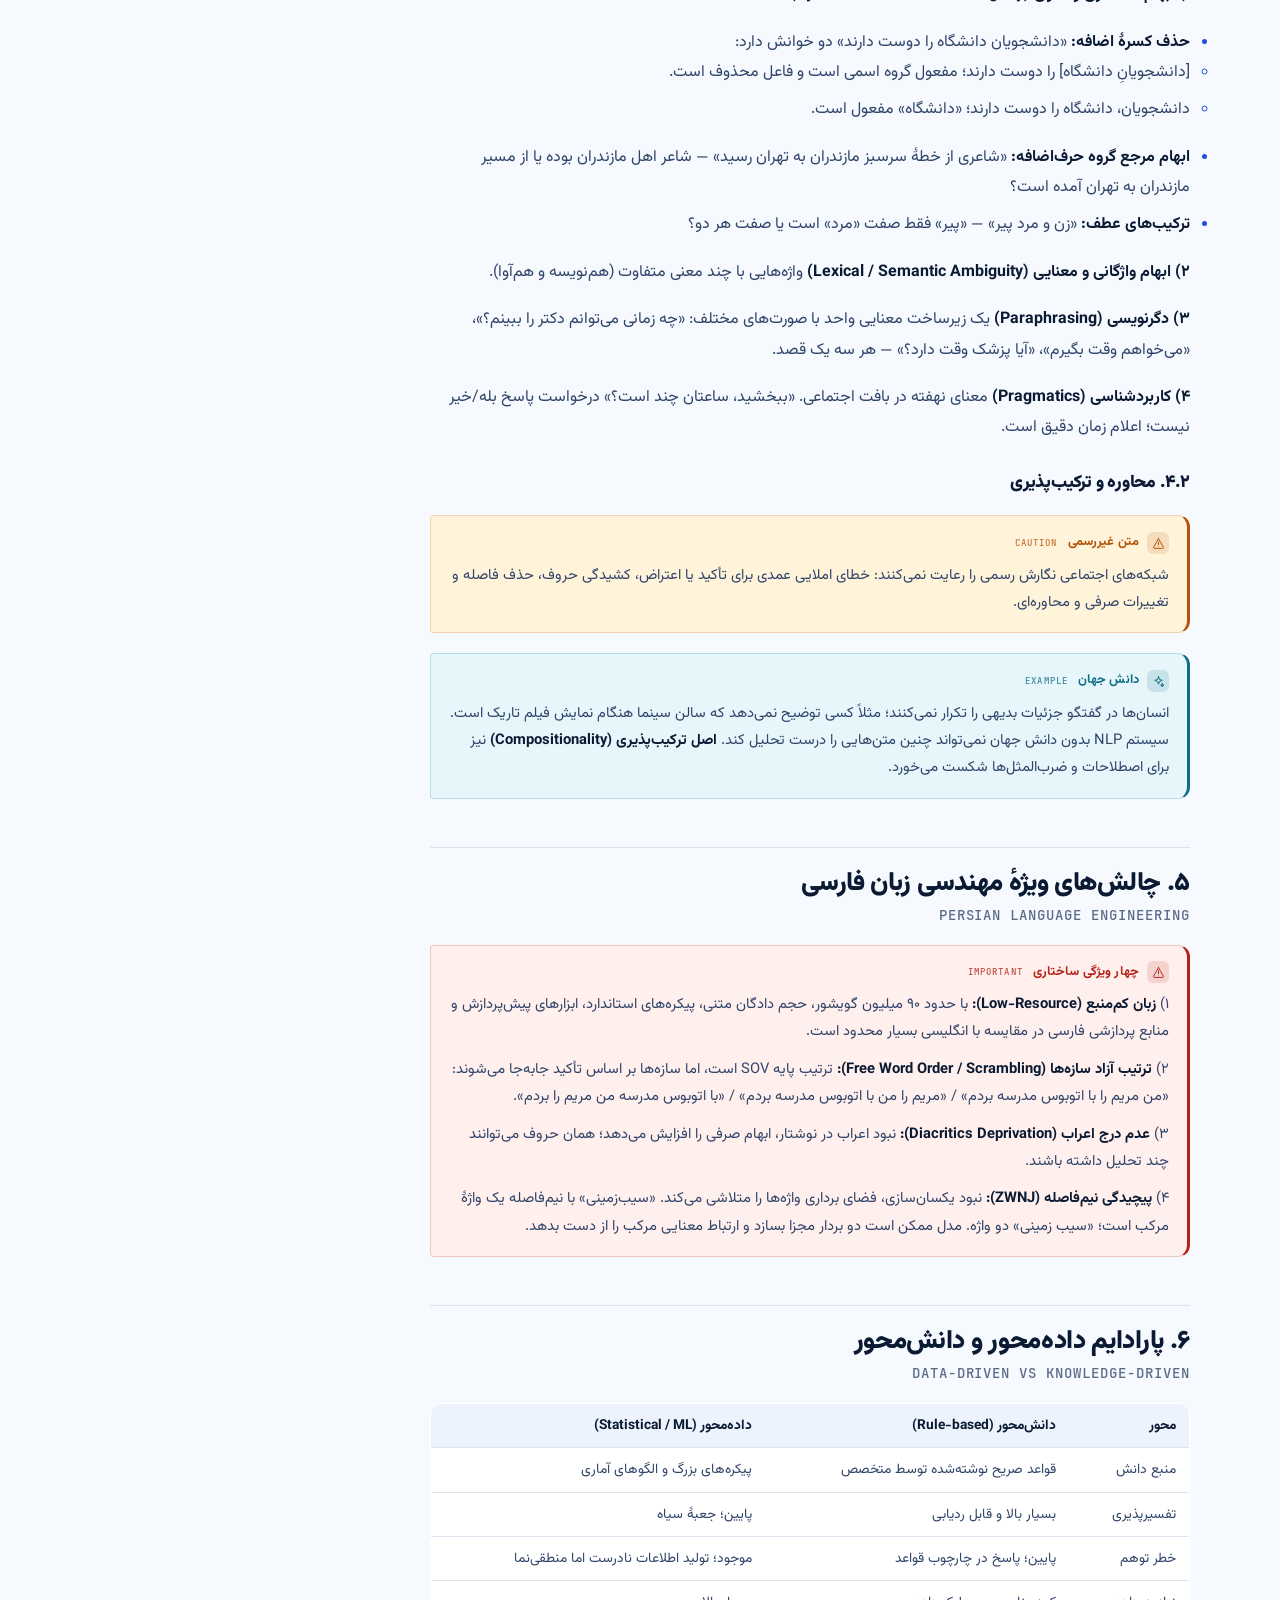
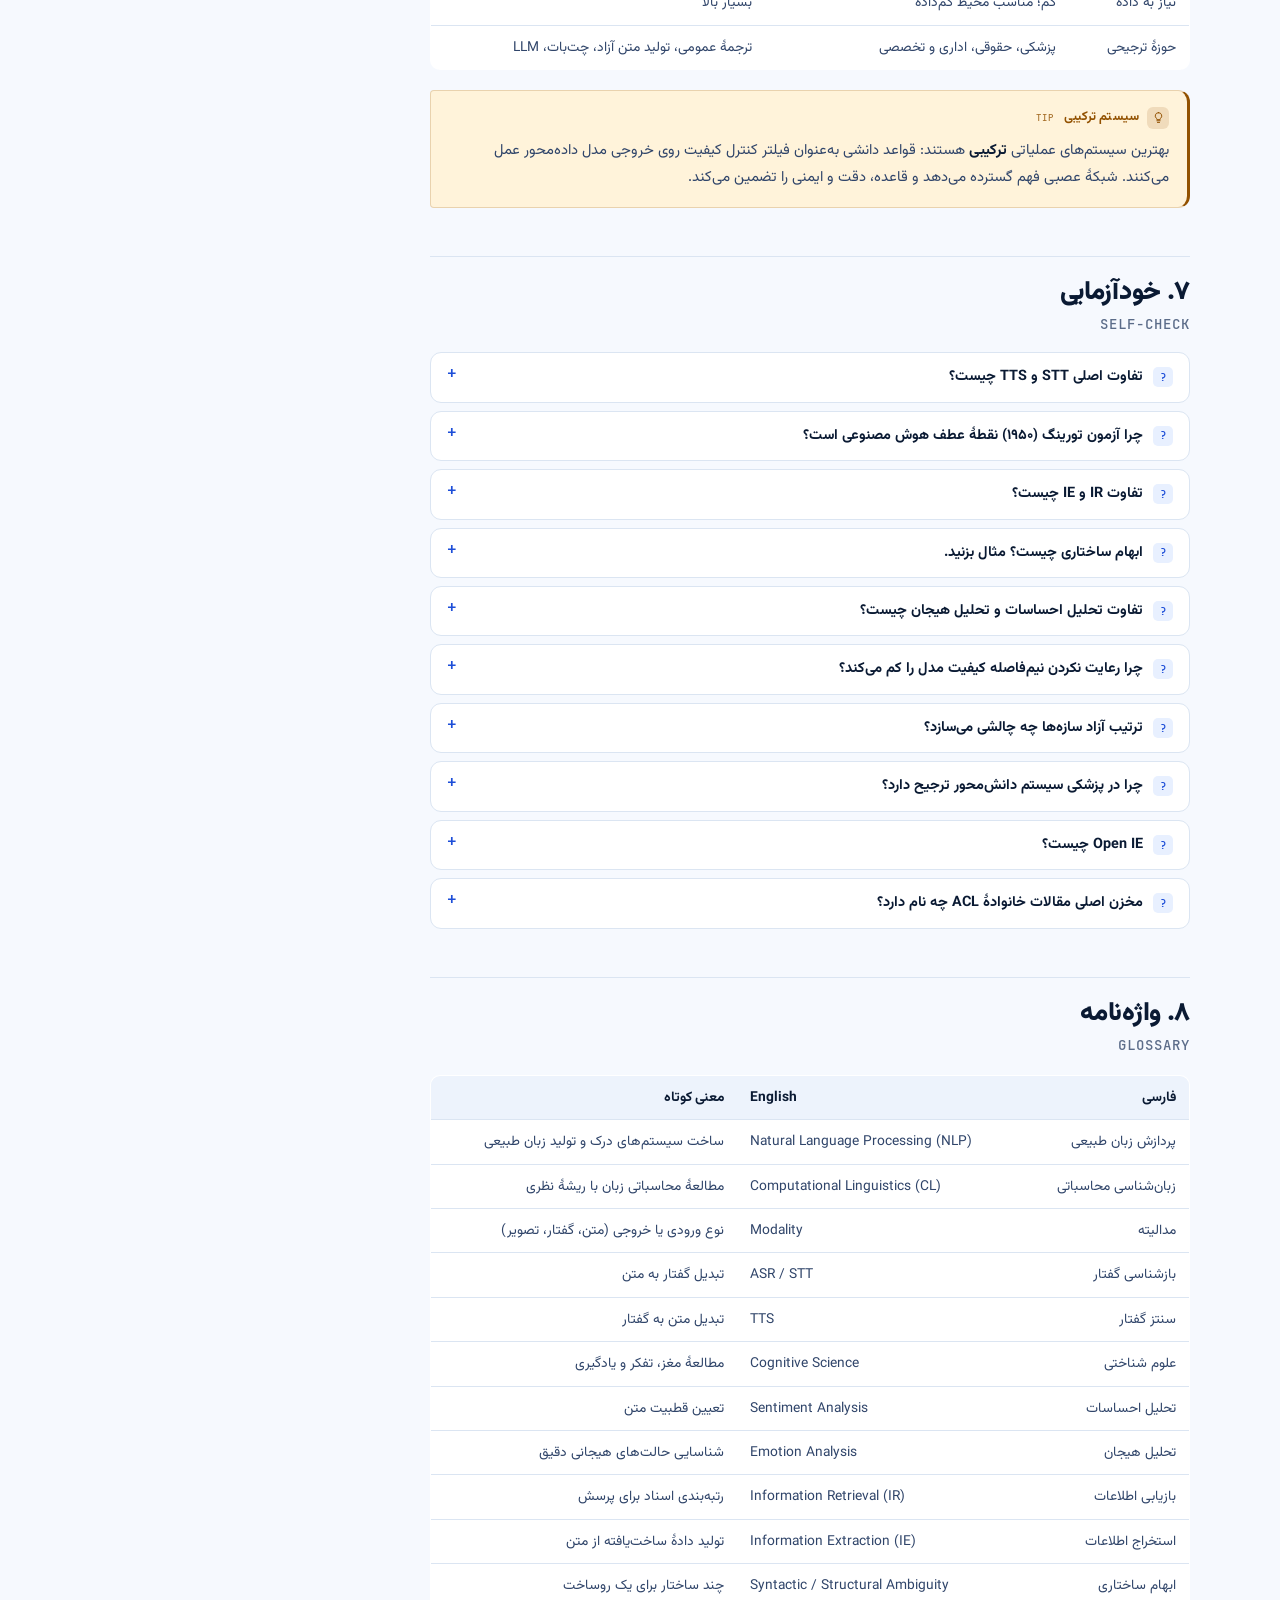
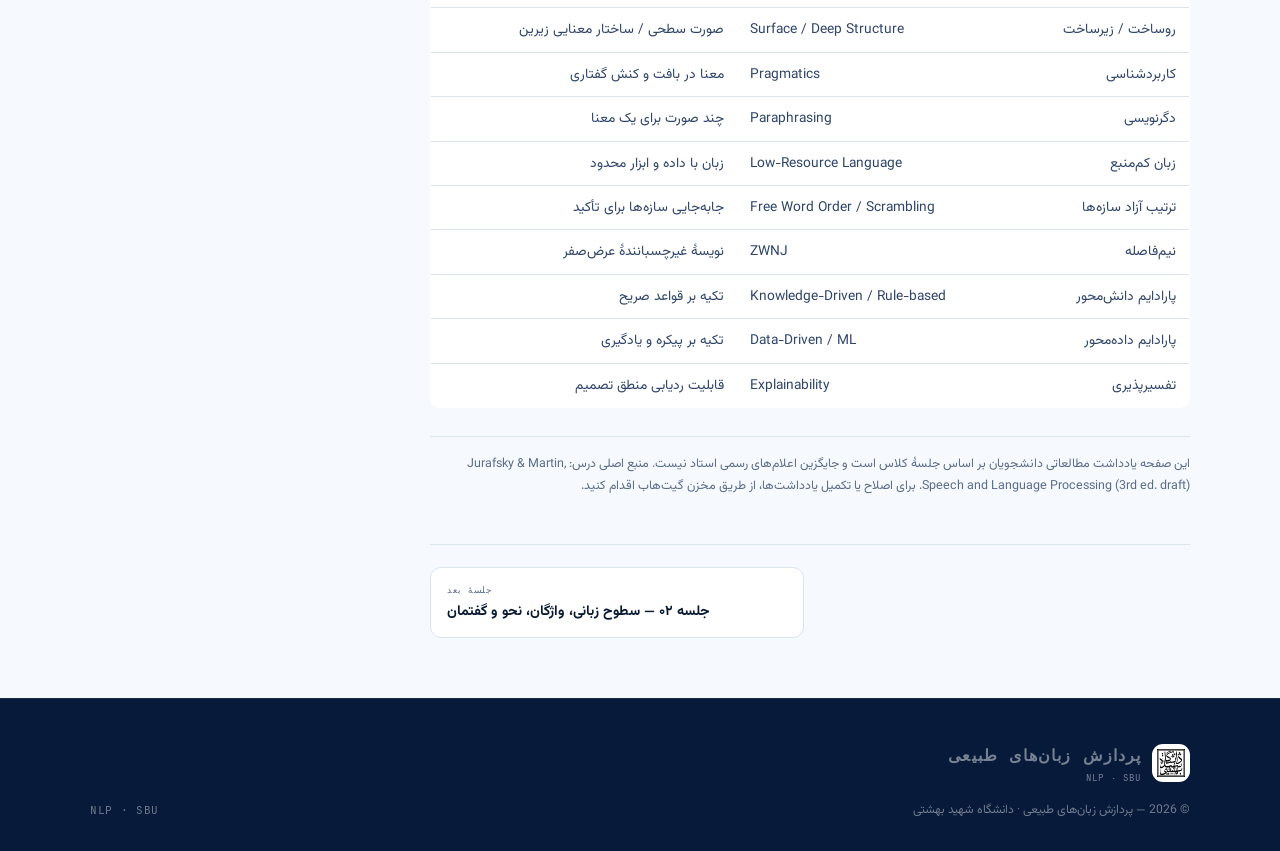
<file: sessions/session-01.html>
<!doctype html>
<html lang="fa" dir="rtl">
<head>
<meta charset="utf-8">
<meta name="viewport" content="width=device-width, initial-scale=1, viewport-fit=cover">
<title>بنیادها، کاربردها و چالش‌های زبان فارسی — جلسه ۰۱ · پردازش زبان‌های طبیعی</title>
<meta name="description" content="تعریف پردازش زبان طبیعی، مدالیته‌های ورودی و خروجی، پیشینهٔ تاریخی، کاربردهای صنعتی، انواع ابهام، چالش‌های ویژهٔ فارسی و مقایسهٔ پارادایم دانش‌محور و داده‌محور.">
<meta name="theme-color" content="#1d4ed8">
<script>(function(){try{var t=localStorage.getItem("nlp-theme");if(t==="light"||t==="dark")document.documentElement.setAttribute("data-theme",t);}catch(e){}})();</script>
<link rel="icon" href="../assets/img/sbu-logo-favicon.svg" type="image/svg+xml">
<link rel="stylesheet" href="../assets/css/site.css">
</head>
<body>
<a class="skip-link" href="#main">پرش به محتوای اصلی</a>
<div class="read-progress" data-read-progress aria-hidden="true"><span></span></div>

<header class="session-topbar">
  <div class="container inner">
    <span class="brand-logo brand-logo--sm" aria-hidden="true"><img src="../assets/img/sbu-logo.svg" alt=""></span>
    <a class="back" href="../notes.html"><svg viewBox="0 0 24 24" fill="none" stroke="currentColor" stroke-width="1.8" stroke-linecap="round" stroke-linejoin="round" aria-hidden="true"><path d="M9 18l6-6-6-6"/></svg><span>یادداشت‌ها</span></a>
    <div class="bar-title"><span class="mono">S۰۱</span>بنیادها، کاربردها و چالش‌های زبان فارسی</div>
    <div class="actions">
      <button class="icon-btn" type="button" data-print aria-label="چاپ صفحه" title="چاپ صفحه"><svg viewBox="0 0 24 24" fill="none" stroke="currentColor" stroke-width="1.8" stroke-linecap="round" stroke-linejoin="round" aria-hidden="true"><path d="M6 9V3h12v6"/><path d="M6 18H4a2 2 0 0 1-2-2v-4a2 2 0 0 1 2-2h16a2 2 0 0 1 2 2v4a2 2 0 0 1-2 2h-2"/><rect x="6" y="14" width="12" height="8" rx="1"/></svg></button>
      <button class="icon-btn" type="button" data-theme-toggle aria-label="تغییر پوسته" title="تغییر پوسته"><svg data-icon-moon viewBox="0 0 24 24" fill="none" stroke="currentColor" stroke-width="1.8" stroke-linecap="round" stroke-linejoin="round" aria-hidden="true"><path d="M20.5 14.2A8.5 8.5 0 0 1 9.8 3.5 8.5 8.5 0 1 0 20.5 14.2Z"/></svg><svg data-icon-sun viewBox="0 0 24 24" fill="none" stroke="currentColor" stroke-width="1.8" stroke-linecap="round" aria-hidden="true" style="display:none"><circle cx="12" cy="12" r="4"/><path d="M12 2v2M12 20v2M4.9 4.9l1.4 1.4M17.7 17.7l1.4 1.4M2 12h2M20 12h2M4.9 19.1l1.4-1.4M17.7 6.3l1.4-1.4"/></svg></button>
    </div>
  </div>
</header>

<main id="main" class="container">
  <div class="session-layout">
    <article class="session-main">
      <header class="session-hero">
        <nav class="breadcrumb" aria-label="مسیر">
          <a href="../index.html">خانه</a><span class="sep">/</span>
          <a href="../notes.html">یادداشت جلسات</a><span class="sep">/</span>
          <span>جلسه ۰۱</span>
        </nav>
        <div class="session-kicker">
          <span class="badge badge--live">جلسه ۰۱</span>
          <span class="tag tag--brand">پردازش زبان‌های طبیعی</span>
        </div>
        <h1>بنیادها، کاربردها و چالش‌های زبان فارسی</h1>
        <div class="h1-en" dir="ltr">Foundations, Applications &amp; Persian Challenges</div>
        <div class="session-summary"><strong>خلاصه: </strong>تعریف پردازش زبان طبیعی، مدالیته‌های ورودی و خروجی، پیشینهٔ تاریخی، کاربردهای صنعتی، انواع ابهام، چالش‌های ویژهٔ فارسی و مقایسهٔ پارادایم دانش‌محور و داده‌محور.</div>
        <div class="session-meta"><span><svg viewBox="0 0 24 24" fill="none" stroke="currentColor" stroke-width="1.8" stroke-linecap="round" stroke-linejoin="round" aria-hidden="true"><circle cx="12" cy="8" r="4"/><path d="M4 21a8 8 0 0 1 16 0"/></svg><span>دکتر مهرنوش شمس‌فرد</span></span></div>
      </header>

      <details class="toc-mobile"><summary>فهرست مطالب</summary><ol><li><a href="#۱-مقدمه-و-تعاریف-بنیادی-introduction-core-concepts">۱. مقدمه و تعاریف بنیادی</a></li>
<li class="toc-sub"><a href="#۱-۱-مدالیته-های-ورودی-و-خروجی-input-output-modalities">۱.۱. مدالیته‌های ورودی و خروجی</a></li>
<li><a href="#۲-پیشینه-تاریخی-و-همگرایی-رشته-ها-historical-foundations">۲. پیشینهٔ تاریخی و همگرایی رشته‌ها</a></li>
<li class="toc-sub"><a href="#۲-۱-نقاط-عطف-تاریخی">۲.۱. نقاط عطف تاریخی</a></li>
<li class="toc-sub"><a href="#۲-۲-علوم-شناختی-در-برابر-مهندسی-کامپیوتر">۲.۲. علوم شناختی در برابر مهندسی کامپیوتر</a></li>
<li class="toc-sub"><a href="#۲-۳-همگرایی-cl-و-nlp">۲.۳. همگرایی CL و NLP</a></li>
<li><a href="#۳-کاربردهای-کلیدی-key-applications">۳. کاربردهای کلیدی</a></li>
<li class="toc-sub"><a href="#۳-۱-تحلیل-احساسات-و-هیجان">۳.۱. تحلیل احساسات و هیجان</a></li>
<li class="toc-sub"><a href="#۳-۲-استخراج-اطلاعات-در-برابر-بازیابی-اطلاعات">۳.۲. استخراج اطلاعات در برابر بازیابی اطلاعات</a></li>
<li class="toc-sub"><a href="#۳-۳-دستیارهای-هوشمند">۳.۳. دستیارهای هوشمند</a></li>
<li><a href="#۴-چالش-های-ساختاری-و-ابهام-های-زبانی-linguistic-challenges">۴. چالش‌های ساختاری و ابهام‌های زبانی</a></li>
<li class="toc-sub"><a href="#۴-۱-انواع-ابهام">۴.۱. انواع ابهام</a></li>
<li class="toc-sub"><a href="#۴-۲-محاوره-و-ترکیب-پذیری">۴.۲. محاوره و ترکیب‌پذیری</a></li>
<li><a href="#۵-چالش-های-ویژه-مهندسی-زبان-فارسی-persian-language-engineering">۵. چالش‌های ویژهٔ مهندسی زبان فارسی</a></li>
<li><a href="#۶-پارادایم-داده-محور-و-دانش-محور-data-driven-vs-knowledge-driven">۶. پارادایم داده‌محور و دانش‌محور</a></li>
<li><a href="#۷-خودآزمایی-self-check">۷. خودآزمایی</a></li>
<li><a href="#۸-واژه-نامه-glossary">۸. واژه‌نامه</a></li></ol></details>

      <div class="prose">
<h2 id="۱-مقدمه-و-تعاریف-بنیادی-introduction-core-concepts" dir="auto">۱. مقدمه و تعاریف بنیادی<span class="h-en" dir="ltr">Introduction &amp; Core Concepts</span></h2>
<div class="callout callout--definition"><div class="callout-head"><span class="co-icon"><svg viewBox="0 0 24 24" fill="none" stroke="currentColor" stroke-width="1.8" stroke-linecap="round" stroke-linejoin="round" aria-hidden="true"><path d="M4 5.5A2.5 2.5 0 0 1 6.5 3H20v18H6.5A2.5 2.5 0 0 1 4 18.5v-13Z"/><path d="M8 3v18"/></svg></span><span>تعریف</span><span class="co-label">Definition</span></div><div class="callout-body"><p dir="rtl" lang="fa"><strong>پردازش زبان طبیعی (Natural Language Processing — NLP)</strong> حوزه‌ای بین‌رشته‌ای از هوش مصنوعی، علوم کامپیوتر و زبان‌شناسی است که هدف آن ساخت مدل‌ها و سیستم‌های محاسباتی برای <strong>درک، تحلیل، پردازش و تولید زبان طبیعی انسان</strong> است.:::</p>
<p dir="rtl" lang="fa">زبان طبیعی در دو مدالیتهٔ اصلی ظاهر می‌شود:</p>
<ol dir="auto"><li dir="rtl" lang="fa"><strong>متن (Text):</strong> کاراکترها و نشانه‌های مکتوب.</li><li dir="rtl" lang="fa"><strong>گفتار (Speech):</strong> سیگنال صوتی و آوایی (Acoustic Signal).</li></ol>
<h3 id="۱-۱-مدالیته-های-ورودی-و-خروجی-input-output-modalities" dir="rtl" lang="fa">۱.۱. مدالیته‌های ورودی و خروجی<span class="h-en" dir="ltr">Input/Output Modalities</span></h3>
<div class="table-scroll"><table dir="rtl" lang="fa"><thead><tr><th dir="rtl" lang="fa">ورودی</th><th dir="rtl" lang="fa">خروجی</th><th dir="rtl" lang="fa">زیرحوزه</th><th dir="rtl" lang="fa">مثال</th></tr></thead><tbody><tr><td dir="rtl" lang="fa">متن</td><td dir="rtl" lang="fa">دادهٔ ساخت‌یافته</td><td dir="rtl" lang="fa">پردازش متن / استخراج اطلاعات</td><td dir="rtl" lang="fa">تحلیل احساسات، استخراج اطلاعات پزشکی</td></tr><tr><td dir="rtl" lang="fa">متن</td><td dir="rtl" lang="fa">متن</td><td dir="rtl" lang="fa">متن به متن / تولید زبان طبیعی</td><td dir="rtl" lang="fa">ترجمهٔ ماشینی، خلاصه‌سازی، اصلاح گرامر</td></tr><tr><td dir="rtl" lang="fa">گفتار</td><td dir="rtl" lang="fa">متن</td><td dir="rtl" lang="fa">بازشناسی گفتار (ASR / STT)</td><td dir="rtl" lang="fa">زیرنویس خودکار، پیاده‌سازی صورت‌جلسات</td></tr><tr><td dir="rtl" lang="fa">متن</td><td dir="rtl" lang="fa">گفتار</td><td dir="rtl" lang="fa">سنتز گفتار (TTS)</td><td dir="rtl" lang="fa">کتاب صوتی، قرائت متن برای نابینایان</td></tr><tr><td dir="rtl" lang="fa">گفتار</td><td dir="rtl" lang="fa">گفتار</td><td dir="rtl" lang="fa">گفتار به گفتار</td><td dir="rtl" lang="fa">ترجمهٔ هم‌زمان گفتاری، حذف نویز</td></tr><tr><td dir="rtl" lang="fa">داده / تصویر</td><td dir="rtl" lang="fa">متن</td><td dir="rtl" lang="fa">داده به متن / توضیح تصویر</td><td dir="rtl" lang="fa">گزارش خودکار هواشناسی، زیرنویس تصویر</td></tr></tbody></table></div>
<h2 id="۲-پیشینه-تاریخی-و-همگرایی-رشته-ها-historical-foundations" dir="rtl" lang="fa">۲. پیشینهٔ تاریخی و همگرایی رشته‌ها<span class="h-en" dir="ltr">Historical Foundations</span></h2>
<h3 id="۲-۱-نقاط-عطف-تاریخی" dir="rtl" lang="fa">۲.۱. نقاط عطف تاریخی</h3>
<ul dir="auto"><li dir="rtl" lang="fa"><strong>آزمون تورینگ (Turing Test — ۱۹۵۰):</strong> آلن تورینگ توانایی گفتگو به زبان طبیعی را مبنای اصلی ارزیابی هوشمندی ماشین قرار داد.</li><li dir="rtl" lang="fa"><strong>HAL 9000</strong> در فیلم «2001: A Space Odyssey» (۱۹۶۸): ابررایانه‌ای با گفتگو، درک و پردازش کامل زبان انسان؛ در آن زمان رویایی تخیلی، امروز با مدل‌های زبانی بزرگ (LLMs) تا حد زیادی واقعی.</li></ul>
<h3 id="۲-۲-علوم-شناختی-در-برابر-مهندسی-کامپیوتر" dir="rtl" lang="fa">۲.۲. علوم شناختی در برابر مهندسی کامپیوتر</h3>
<div class="table-scroll"><table dir="rtl" lang="fa"><thead><tr><th dir="rtl" lang="fa">رویکرد</th><th dir="rtl" lang="fa">تمرکز</th></tr></thead><tbody><tr><td dir="auto">علوم شناختی (Cognitive Science)</td><td dir="rtl" lang="fa">نحوهٔ کارکرد مغز، فرایندهای تفکر و یادگیری در موجودات زنده</td></tr><tr><td dir="rtl" lang="fa">مهندسی کامپیوتر</td><td dir="rtl" lang="fa">حل مسئله و ساخت ابزار کاربردی، بدون الزام به شبیه‌سازی دقیق ساختار زیستی مغز</td></tr></tbody></table></div>
<h3 id="۲-۳-همگرایی-cl-و-nlp" dir="rtl" lang="fa">۲.۳. همگرایی CL و NLP</h3></div></div>
<p dir="rtl" lang="fa">در گذشته، <strong>زبان‌شناسی محاسباتی (Computational Linguistics — CL)</strong> بر نظریه‌های زبان‌شناسی و درک شناختی قواعد تمرکز داشت و <strong>NLP</strong> بر مهندسی و ساخت سیستم‌های کاربردی. امروز، به‌ویژه پس از شبکه‌های عصبی عمیق، این دو کاملاً در هم تنیده و تقریباً مترادف شده‌اند. :::</p>
<p dir="rtl" lang="fa"><strong>اکوسیستم ACL:</strong> معتبرترین مقالات در کنفرانس‌های انجمن زبان‌شناسی محاسباتی (ACL) و زیرمجموعه‌های منطقه‌ای آن — EACL (اروپا)، NAACL (آمریکای شمالی)، AACL (آسیا-اقیانوسیه) — منتشر و در پایگاه <strong>ACL Anthology</strong> ایندکس می‌شوند.</p>
<h2 id="۳-کاربردهای-کلیدی-key-applications" dir="auto">۳. کاربردهای کلیدی<span class="h-en" dir="ltr">Key Applications</span></h2>
<h3 id="۳-۱-تحلیل-احساسات-و-هیجان" dir="rtl" lang="fa">۳.۱. تحلیل احساسات و هیجان</h3>
<div class="table-scroll"><table dir="rtl" lang="fa"><thead><tr><th dir="rtl" lang="fa">وظیفه</th><th dir="rtl" lang="fa">خروجی</th></tr></thead><tbody><tr><td dir="auto">تحلیل احساسات (Sentiment Analysis)</td><td dir="rtl" lang="fa">قطبیت مثبت، منفی یا خنثی، به همراه شدت</td></tr><tr><td dir="auto">تحلیل هیجان (Emotion Analysis)</td><td dir="rtl" lang="fa">دسته‌های دقیق‌تر: ترس، خشم، شادی، غم، ناامیدی</td></tr></tbody></table></div>
<h3 id="۳-۲-استخراج-اطلاعات-در-برابر-بازیابی-اطلاعات" dir="rtl" lang="fa">۳.۲. استخراج اطلاعات در برابر بازیابی اطلاعات</h3>
<div class="callout callout--definition"><div class="callout-head"><span class="co-icon"><svg viewBox="0 0 24 24" fill="none" stroke="currentColor" stroke-width="1.8" stroke-linecap="round" stroke-linejoin="round" aria-hidden="true"><path d="M4 5.5A2.5 2.5 0 0 1 6.5 3H20v18H6.5A2.5 2.5 0 0 1 4 18.5v-13Z"/><path d="M8 3v18"/></svg></span><span>تعریف</span><span class="co-label">Definition</span></div><div class="callout-body"><p dir="rtl" lang="fa"><strong>بازیابی اطلاعات (Information Retrieval — IR):</strong> اسناد یا صفحاتی را که حاوی پاسخ هستند پیدا و ارائه می‌کند؛ مانند موتور جستجو.</p>
<p dir="rtl" lang="fa"><strong>استخراج اطلاعات (Information Extraction — IE):</strong> قطعهٔ دادهٔ مشخص و دقیق را از متن غیرساخت‌یافته بیرون می‌کشد و به پایگاه داده یا گراف دانش (Knowledge Graph / Ontology) تبدیل می‌کند.</p></div></div>
<div class="table-scroll"><table dir="rtl" lang="fa"><thead><tr><th dir="rtl" lang="fa">نوع</th><th dir="rtl" lang="fa">توضیح</th><th dir="rtl" lang="fa">مثال</th></tr></thead><tbody><tr><td dir="rtl" lang="fa">میکرواستخراج (Micro IE)</td><td dir="rtl" lang="fa">فیلدهای پیش‌فرض مشخص</td><td dir="rtl" lang="fa">ساعت تصادف، سن راننده، نوع خودرو از خبر حوادث</td></tr><tr><td dir="rtl" lang="fa">استخراج باز (Open IE)</td><td dir="rtl" lang="fa">تمام موجودیت‌ها و روابط، بدون فیلد از پیش تعیین‌شده</td><td dir="rtl" lang="fa">سه‌گانه‌های موضوع–رابطه–مفعول برای ساخت گراف دانش</td></tr></tbody></table></div>
<h3 id="۳-۳-دستیارهای-هوشمند" dir="rtl" lang="fa">۳.۳. دستیارهای هوشمند</h3>
<ul dir="auto"><li dir="rtl" lang="fa"><strong>عمومی و گفتگوی آزاد:</strong> ChatGPT و Claude و نمونه‌های مشابه.</li><li dir="rtl" lang="fa"><strong>تخصصی:</strong> دستیار سلامت، دستیار شخصی، دستیار آموزشی، پشتیبانی مراکز تماس.</li></ul>
<h2 id="۴-چالش-های-ساختاری-و-ابهام-های-زبانی-linguistic-challenges" dir="rtl" lang="fa">۴. چالش‌های ساختاری و ابهام‌های زبانی<span class="h-en" dir="ltr">Linguistic Challenges</span></h2>
<div class="callout callout--important"><div class="callout-head"><span class="co-icon"><svg viewBox="0 0 24 24" fill="none" stroke="currentColor" stroke-width="1.8" stroke-linecap="round" stroke-linejoin="round" aria-hidden="true"><path d="M12 3 2.8 19.2A1.2 1.2 0 0 0 3.9 21h16.2a1.2 1.2 0 0 0 1.1-1.8L12 3Z"/><path d="M12 9v5"/><circle cx="12" cy="17.4" r=".8" fill="currentColor" stroke="none"/></svg></span><span>ریشهٔ خطا</span><span class="co-label">Important</span></div><div class="callout-body"><p dir="rtl" lang="fa">اصلی‌ترین علت خطای سیستم‌های NLP، <strong>نبود نگاشت یک‌به‌یک میان روساخت (Surface Structure) و زیرساخت (Deep Structure)</strong> زبان است. یک صورت سطحی می‌تواند چند ساختار زیرین داشته باشد و یک معنا می‌تواند با چند صورت بیان شود.</p></div></div>
<h3 id="۴-۱-انواع-ابهام" dir="rtl" lang="fa">۴.۱. انواع ابهام</h3>
<p dir="auto"><strong>۱) ابهام ساختاری و نحوی (Syntactic / Structural Ambiguity)</strong></p>
<ul dir="auto"><li dir="rtl" lang="fa"><strong>حذف کسرهٔ اضافه:</strong> «دانشجویان دانشگاه را دوست دارند» دو خوانش دارد:<ul dir="auto"><li dir="rtl" lang="fa">[دانشجویانِ دانشگاه] را دوست دارند؛ مفعول گروه اسمی است و فاعل محذوف است.</li><li dir="rtl" lang="fa">دانشجویان، دانشگاه را دوست دارند؛ «دانشگاه» مفعول است.</li></ul></li><li dir="rtl" lang="fa"><strong>ابهام مرجع گروه حرف‌اضافه:</strong> «شاعری از خطهٔ سرسبز مازندران به تهران رسید» — شاعر اهل مازندران بوده یا از مسیر مازندران به تهران آمده است؟</li><li dir="rtl" lang="fa"><strong>ترکیب‌های عطف:</strong> «زن و مرد پیر» — «پیر» فقط صفت «مرد» است یا صفت هر دو؟</li></ul>
<p dir="rtl" lang="fa"><strong>۲) ابهام واژگانی و معنایی (Lexical / Semantic Ambiguity)</strong> واژه‌هایی با چند معنی متفاوت (هم‌نویسه و هم‌آوا).</p>
<p dir="rtl" lang="fa"><strong>۳) دگرنویسی (Paraphrasing)</strong> یک زیرساخت معنایی واحد با صورت‌های مختلف: «چه زمانی می‌توانم دکتر را ببینم؟»، «می‌خواهم وقت بگیرم»، «آیا پزشک وقت دارد؟» — هر سه یک قصد.</p>
<p dir="rtl" lang="fa"><strong>۴) کاربردشناسی (Pragmatics)</strong> معنای نهفته در بافت اجتماعی. «ببخشید، ساعتان چند است؟» درخواست پاسخ بله/خیر نیست؛ اعلام زمان دقیق است.</p>
<h3 id="۴-۲-محاوره-و-ترکیب-پذیری" dir="rtl" lang="fa">۴.۲. محاوره و ترکیب‌پذیری</h3>
<div class="callout callout--warning"><div class="callout-head"><span class="co-icon"><svg viewBox="0 0 24 24" fill="none" stroke="currentColor" stroke-width="1.8" stroke-linecap="round" stroke-linejoin="round" aria-hidden="true"><path d="M12 3 2.8 19.2A1.2 1.2 0 0 0 3.9 21h16.2a1.2 1.2 0 0 0 1.1-1.8L12 3Z"/><path d="M12 9v5"/><circle cx="12" cy="17.4" r=".8" fill="currentColor" stroke="none"/></svg></span><span>متن غیررسمی</span><span class="co-label">Caution</span></div><div class="callout-body"><p dir="rtl" lang="fa">شبکه‌های اجتماعی نگارش رسمی را رعایت نمی‌کنند: خطای املایی عمدی برای تأکید یا اعتراض، کشیدگی حروف، حذف فاصله و تغییرات صرفی و محاوره‌ای.</p></div></div>
<div class="callout callout--example"><div class="callout-head"><span class="co-icon"><svg viewBox="0 0 24 24" fill="none" stroke="currentColor" stroke-width="1.8" stroke-linecap="round" stroke-linejoin="round" aria-hidden="true"><path d="m12 3 1.8 5.2L19 10l-5.2 1.8L12 17l-1.8-5.2L5 10l5.2-1.8L12 3Z"/><path d="m19 16 .7 2.3L22 19l-2.3.7L19 22l-.7-2.3L16 19l2.3-.7L19 16Z"/></svg></span><span>دانش جهان</span><span class="co-label">Example</span></div><div class="callout-body"><p dir="rtl" lang="fa">انسان‌ها در گفتگو جزئیات بدیهی را تکرار نمی‌کنند؛ مثلاً کسی توضیح نمی‌دهد که سالن سینما هنگام نمایش فیلم تاریک است. سیستم NLP بدون دانش جهان نمی‌تواند چنین متن‌هایی را درست تحلیل کند. <strong>اصل ترکیب‌پذیری (Compositionality)</strong> نیز برای اصطلاحات و ضرب‌المثل‌ها شکست می‌خورد.</p></div></div>
<h2 id="۵-چالش-های-ویژه-مهندسی-زبان-فارسی-persian-language-engineering" dir="rtl" lang="fa">۵. چالش‌های ویژهٔ مهندسی زبان فارسی<span class="h-en" dir="ltr">Persian Language Engineering</span></h2>
<div class="callout callout--important"><div class="callout-head"><span class="co-icon"><svg viewBox="0 0 24 24" fill="none" stroke="currentColor" stroke-width="1.8" stroke-linecap="round" stroke-linejoin="round" aria-hidden="true"><path d="M12 3 2.8 19.2A1.2 1.2 0 0 0 3.9 21h16.2a1.2 1.2 0 0 0 1.1-1.8L12 3Z"/><path d="M12 9v5"/><circle cx="12" cy="17.4" r=".8" fill="currentColor" stroke="none"/></svg></span><span>چهار ویژگی ساختاری</span><span class="co-label">Important</span></div><div class="callout-body"><p dir="rtl" lang="fa">۱) <strong>زبان کم‌منبع (Low-Resource):</strong> با حدود ۹۰ میلیون گویشور، حجم دادگان متنی، پیکره‌های استاندارد، ابزارهای پیش‌پردازش و منابع پردازشی فارسی در مقایسه با انگلیسی بسیار محدود است.</p>
<p dir="rtl" lang="fa">۲) <strong>ترتیب آزاد سازه‌ها (Free Word Order / Scrambling):</strong> ترتیب پایه SOV است، اما سازه‌ها بر اساس تأکید جابه‌جا می‌شوند: «من مریم را با اتوبوس مدرسه بردم» / «مریم را من با اتوبوس مدرسه بردم» / «با اتوبوس مدرسه من مریم را بردم».</p>
<p dir="rtl" lang="fa">۳) <strong>عدم درج اعراب (Diacritics Deprivation):</strong> نبود اعراب در نوشتار، ابهام صرفی را افزایش می‌دهد؛ همان حروف می‌توانند چند تحلیل داشته باشند.</p>
<p dir="rtl" lang="fa">۴) <strong>پیچیدگی نیم‌فاصله (ZWNJ):</strong> نبود یکسان‌سازی، فضای برداری واژه‌ها را متلاشی می‌کند. «سیب‌زمینی» با نیم‌فاصله یک واژهٔ مرکب است؛ «سیب زمینی» دو واژه. مدل ممکن است دو بردار مجزا بسازد و ارتباط معنایی مرکب را از دست بدهد.</p></div></div>
<h2 id="۶-پارادایم-داده-محور-و-دانش-محور-data-driven-vs-knowledge-driven" dir="rtl" lang="fa">۶. پارادایم داده‌محور و دانش‌محور<span class="h-en" dir="ltr">Data-Driven vs Knowledge-Driven</span></h2>
<div class="table-scroll"><table dir="rtl" lang="fa"><thead><tr><th dir="rtl" lang="fa">محور</th><th dir="auto">دانش‌محور (Rule-based)</th><th dir="auto">داده‌محور (Statistical / ML)</th></tr></thead><tbody><tr><td dir="rtl" lang="fa">منبع دانش</td><td dir="rtl" lang="fa">قواعد صریح نوشته‌شده توسط متخصص</td><td dir="rtl" lang="fa">پیکره‌های بزرگ و الگوهای آماری</td></tr><tr><td dir="rtl" lang="fa">تفسیرپذیری</td><td dir="rtl" lang="fa">بسیار بالا و قابل ردیابی</td><td dir="rtl" lang="fa">پایین؛ جعبهٔ سیاه</td></tr><tr><td dir="rtl" lang="fa">خطر توهم</td><td dir="rtl" lang="fa">پایین؛ پاسخ در چارچوب قواعد</td><td dir="rtl" lang="fa">موجود؛ تولید اطلاعات نادرست اما منطقی‌نما</td></tr><tr><td dir="rtl" lang="fa">نیاز به داده</td><td dir="rtl" lang="fa">کم؛ مناسب محیط کم‌داده</td><td dir="rtl" lang="fa">بسیار بالا</td></tr><tr><td dir="rtl" lang="fa">حوزهٔ ترجیحی</td><td dir="rtl" lang="fa">پزشکی، حقوقی، اداری و تخصصی</td><td dir="rtl" lang="fa">ترجمهٔ عمومی، تولید متن آزاد، چت‌بات، LLM</td></tr></tbody></table></div>
<div class="callout callout--tip"><div class="callout-head"><span class="co-icon"><svg viewBox="0 0 24 24" fill="none" stroke="currentColor" stroke-width="1.8" stroke-linecap="round" stroke-linejoin="round" aria-hidden="true"><path d="M9 18h6"/><path d="M10 21h4"/><path d="M12 3a6 6 0 0 0-3.6 10.8c.4.3.6.7.6 1.2V16h6v-1c0-.5.2-.9.6-1.2A6 6 0 0 0 12 3Z"/></svg></span><span>سیستم ترکیبی</span><span class="co-label">Tip</span></div><div class="callout-body"><p dir="rtl" lang="fa">بهترین سیستم‌های عملیاتی <strong>ترکیبی</strong> هستند: قواعد دانشی به‌عنوان فیلتر کنترل کیفیت روی خروجی مدل داده‌محور عمل می‌کنند. شبکهٔ عصبی فهم گسترده می‌دهد و قاعده، دقت و ایمنی را تضمین می‌کند.</p></div></div>
<h2 id="۷-خودآزمایی-self-check" dir="rtl" lang="fa">۷. خودآزمایی<span class="h-en" dir="ltr">Self-Check</span></h2>
<div class="qa-list">
<details class="qa"><summary><span>تفاوت اصلی STT و TTS چیست؟</span></summary><div class="qa-a" dir="rtl" lang="fa">STT سیگنال گفتاری را به متن تبدیل می‌کند؛ TTS متن مکتوب را به سیگنال صوتی.</div></details>
<details class="qa"><summary><span>چرا آزمون تورینگ (۱۹۵۰) نقطهٔ عطف هوش مصنوعی است؟</span></summary><div class="qa-a" dir="rtl" lang="fa">توانایی گفتگو به زبان طبیعی را معیار اصلی ارزیابی هوشمندی ماشین قرار داد.</div></details>
<details class="qa"><summary><span>تفاوت IR و IE چیست؟</span></summary><div class="qa-a" dir="rtl" lang="fa">IR اسناد حاوی اطلاعات را بازیابی می‌کند؛ IE دادهٔ مشخص را از متن غیرساخت‌یافته بیرون می‌کشد و ساخت‌یافته می‌کند.</div></details>
<details class="qa"><summary><span>ابهام ساختاری چیست؟ مثال بزنید.</span></summary><div class="qa-a" dir="rtl" lang="fa">یک روساخت چند ساختار نحوی/معنایی دارد؛ مانند «دانشجویان دانشگاه را دوست دارند».</div></details>
<details class="qa"><summary><span>تفاوت تحلیل احساسات و تحلیل هیجان چیست؟</span></summary><div class="qa-a" dir="rtl" lang="fa">احساسات قطبیت مثبت/منفی/خنثی را می‌دهد؛ هیجان حالات دقیق‌تر مانند خشم، ترس و شادی را.</div></details>
<details class="qa"><summary><span>چرا رعایت نکردن نیم‌فاصله کیفیت مدل را کم می‌کند؟</span></summary><div class="qa-a" dir="rtl" lang="fa">واژهٔ مرکب به دو توکن شکسته می‌شود و فضای برداری واژه‌ها دچار اختلال می‌گردد.</div></details>
<details class="qa"><summary><span>ترتیب آزاد سازه‌ها چه چالشی می‌سازد؟</span></summary><div class="qa-a" dir="rtl" lang="fa">برچسب‌زنی و تجزیهٔ نحوی را به دلیل جابه‌جایی فاعل، مفعول و قیدها با ابهام روبه‌رو می‌کند.</div></details>
<details class="qa"><summary><span>چرا در پزشکی سیستم دانش‌محور ترجیح دارد؟</span></summary><div class="qa-a" dir="rtl" lang="fa">تفسیرپذیری بالا، قابلیت اثبات منطقی و کاهش خطر توهم در تصمیم‌های حیاتی.</div></details>
<details class="qa"><summary><span>Open IE چیست؟</span></summary><div class="qa-a" dir="rtl" lang="fa">استخراج همهٔ موجودیت‌ها و روابط متن، بدون محدود شدن به فیلدهای پیش‌فرض.</div></details>
<details class="qa"><summary><span>مخزن اصلی مقالات خانوادهٔ ACL چه نام دارد؟</span></summary><div class="qa-a" dir="ltr" lang="en">ACL Anthology.</div></details>
</div>
<h2 id="۸-واژه-نامه-glossary" dir="rtl" lang="fa">۸. واژه‌نامه<span class="h-en" dir="ltr">Glossary</span></h2>
<div class="table-scroll"><table dir="rtl" lang="fa"><thead><tr><th dir="rtl" lang="fa">فارسی</th><th dir="ltr" lang="en">English</th><th dir="rtl" lang="fa">معنی کوتاه</th></tr></thead><tbody><tr><td dir="rtl" lang="fa">پردازش زبان طبیعی</td><td dir="ltr" lang="en">Natural Language Processing (NLP)</td><td dir="rtl" lang="fa">ساخت سیستم‌های درک و تولید زبان طبیعی</td></tr><tr><td dir="rtl" lang="fa">زبان‌شناسی محاسباتی</td><td dir="ltr" lang="en">Computational Linguistics (CL)</td><td dir="rtl" lang="fa">مطالعهٔ محاسباتی زبان با ریشهٔ نظری</td></tr><tr><td dir="rtl" lang="fa">مدالیته</td><td dir="ltr" lang="en">Modality</td><td dir="rtl" lang="fa">نوع ورودی یا خروجی (متن، گفتار، تصویر)</td></tr><tr><td dir="rtl" lang="fa">بازشناسی گفتار</td><td dir="ltr" lang="en">ASR / STT</td><td dir="rtl" lang="fa">تبدیل گفتار به متن</td></tr><tr><td dir="rtl" lang="fa">سنتز گفتار</td><td dir="ltr" lang="en">TTS</td><td dir="rtl" lang="fa">تبدیل متن به گفتار</td></tr><tr><td dir="rtl" lang="fa">علوم شناختی</td><td dir="ltr" lang="en">Cognitive Science</td><td dir="rtl" lang="fa">مطالعهٔ مغز، تفکر و یادگیری</td></tr><tr><td dir="rtl" lang="fa">تحلیل احساسات</td><td dir="ltr" lang="en">Sentiment Analysis</td><td dir="rtl" lang="fa">تعیین قطبیت متن</td></tr><tr><td dir="rtl" lang="fa">تحلیل هیجان</td><td dir="ltr" lang="en">Emotion Analysis</td><td dir="rtl" lang="fa">شناسایی حالت‌های هیجانی دقیق</td></tr><tr><td dir="rtl" lang="fa">بازیابی اطلاعات</td><td dir="ltr" lang="en">Information Retrieval (IR)</td><td dir="rtl" lang="fa">رتبه‌بندی اسناد برای پرسش</td></tr><tr><td dir="rtl" lang="fa">استخراج اطلاعات</td><td dir="ltr" lang="en">Information Extraction (IE)</td><td dir="rtl" lang="fa">تولید دادهٔ ساخت‌یافته از متن</td></tr><tr><td dir="rtl" lang="fa">ابهام ساختاری</td><td dir="ltr" lang="en">Syntactic / Structural Ambiguity</td><td dir="rtl" lang="fa">چند ساختار برای یک روساخت</td></tr><tr><td dir="rtl" lang="fa">روساخت / زیرساخت</td><td dir="ltr" lang="en">Surface / Deep Structure</td><td dir="rtl" lang="fa">صورت سطحی / ساختار معنایی زیرین</td></tr><tr><td dir="rtl" lang="fa">کاربردشناسی</td><td dir="ltr" lang="en">Pragmatics</td><td dir="rtl" lang="fa">معنا در بافت و کنش گفتاری</td></tr><tr><td dir="rtl" lang="fa">دگرنویسی</td><td dir="ltr" lang="en">Paraphrasing</td><td dir="rtl" lang="fa">چند صورت برای یک معنا</td></tr><tr><td dir="rtl" lang="fa">زبان کم‌منبع</td><td dir="ltr" lang="en">Low-Resource Language</td><td dir="rtl" lang="fa">زبان با داده و ابزار محدود</td></tr><tr><td dir="rtl" lang="fa">ترتیب آزاد سازه‌ها</td><td dir="ltr" lang="en">Free Word Order / Scrambling</td><td dir="rtl" lang="fa">جابه‌جایی سازه‌ها برای تأکید</td></tr><tr><td dir="rtl" lang="fa">نیم‌فاصله</td><td dir="ltr" lang="en">ZWNJ</td><td dir="rtl" lang="fa">نویسهٔ غیرچسبانندهٔ عرض‌صفر</td></tr><tr><td dir="rtl" lang="fa">پارادایم دانش‌محور</td><td dir="ltr" lang="en">Knowledge-Driven / Rule-based</td><td dir="rtl" lang="fa">تکیه بر قواعد صریح</td></tr><tr><td dir="rtl" lang="fa">پارادایم داده‌محور</td><td dir="ltr" lang="en">Data-Driven / ML</td><td dir="rtl" lang="fa">تکیه بر پیکره و یادگیری</td></tr><tr><td dir="rtl" lang="fa">تفسیرپذیری</td><td dir="ltr" lang="en">Explainability</td><td dir="rtl" lang="fa">قابلیت ردیابی منطق تصمیم</td></tr></tbody></table></div>
      </div>

      <div class="session-foot-note">
        این صفحه یادداشت مطالعاتی دانشجویان بر اساس جلسهٔ کلاس است و جایگزین اعلام‌های رسمی استاد نیست.
        منبع اصلی درس: <span dir="ltr">Jurafsky &amp; Martin, Speech and Language Processing (3rd ed. draft)</span>.
        برای اصلاح یا تکمیل یادداشت‌ها، از طریق مخزن گیت‌هاب اقدام کنید.
      </div>

      <nav class="session-nav" aria-label="ناوبری جلسات">
        
        <a class="next" href="session-02.html"><span class="sn-label">جلسهٔ بعد</span><span class="sn-title">جلسه ۰۲ — سطوح زبانی، واژگان، نحو و گفتمان</span></a>
      </nav>
    </article>

    <aside class="toc" data-toc aria-label="فهرست مطالب">
      <div class="toc-title">در این صفحه</div>
      <ol><li><a href="#۱-مقدمه-و-تعاریف-بنیادی-introduction-core-concepts">۱. مقدمه و تعاریف بنیادی</a></li>
<li class="toc-sub"><a href="#۱-۱-مدالیته-های-ورودی-و-خروجی-input-output-modalities">۱.۱. مدالیته‌های ورودی و خروجی</a></li>
<li><a href="#۲-پیشینه-تاریخی-و-همگرایی-رشته-ها-historical-foundations">۲. پیشینهٔ تاریخی و همگرایی رشته‌ها</a></li>
<li class="toc-sub"><a href="#۲-۱-نقاط-عطف-تاریخی">۲.۱. نقاط عطف تاریخی</a></li>
<li class="toc-sub"><a href="#۲-۲-علوم-شناختی-در-برابر-مهندسی-کامپیوتر">۲.۲. علوم شناختی در برابر مهندسی کامپیوتر</a></li>
<li class="toc-sub"><a href="#۲-۳-همگرایی-cl-و-nlp">۲.۳. همگرایی CL و NLP</a></li>
<li><a href="#۳-کاربردهای-کلیدی-key-applications">۳. کاربردهای کلیدی</a></li>
<li class="toc-sub"><a href="#۳-۱-تحلیل-احساسات-و-هیجان">۳.۱. تحلیل احساسات و هیجان</a></li>
<li class="toc-sub"><a href="#۳-۲-استخراج-اطلاعات-در-برابر-بازیابی-اطلاعات">۳.۲. استخراج اطلاعات در برابر بازیابی اطلاعات</a></li>
<li class="toc-sub"><a href="#۳-۳-دستیارهای-هوشمند">۳.۳. دستیارهای هوشمند</a></li>
<li><a href="#۴-چالش-های-ساختاری-و-ابهام-های-زبانی-linguistic-challenges">۴. چالش‌های ساختاری و ابهام‌های زبانی</a></li>
<li class="toc-sub"><a href="#۴-۱-انواع-ابهام">۴.۱. انواع ابهام</a></li>
<li class="toc-sub"><a href="#۴-۲-محاوره-و-ترکیب-پذیری">۴.۲. محاوره و ترکیب‌پذیری</a></li>
<li><a href="#۵-چالش-های-ویژه-مهندسی-زبان-فارسی-persian-language-engineering">۵. چالش‌های ویژهٔ مهندسی زبان فارسی</a></li>
<li><a href="#۶-پارادایم-داده-محور-و-دانش-محور-data-driven-vs-knowledge-driven">۶. پارادایم داده‌محور و دانش‌محور</a></li>
<li><a href="#۷-خودآزمایی-self-check">۷. خودآزمایی</a></li>
<li><a href="#۸-واژه-نامه-glossary">۸. واژه‌نامه</a></li></ol>
    </aside>
  </div>
</main>

<footer class="site-footer">
  <div class="container">
    <div class="footer-brand" style="margin-bottom:14px">
      <span class="brand-logo" aria-hidden="true"><img src="../assets/img/sbu-logo.svg" alt=""></span>
      <span><strong>پردازش زبان‌های طبیعی</strong><span>NLP · SBU</span></span>
    </div>
    <div class="footer-bottom" style="margin-top:0;border-top:0;padding-top:0">
      <span>© <span data-year>2026</span> — پردازش زبان‌های طبیعی · دانشگاه شهید بهشتی</span>
      <span class="mono">NLP · SBU</span>
    </div>
  </div>
</footer>
<script src="../assets/js/site.js" defer></script>
</body>
</html>
</file>
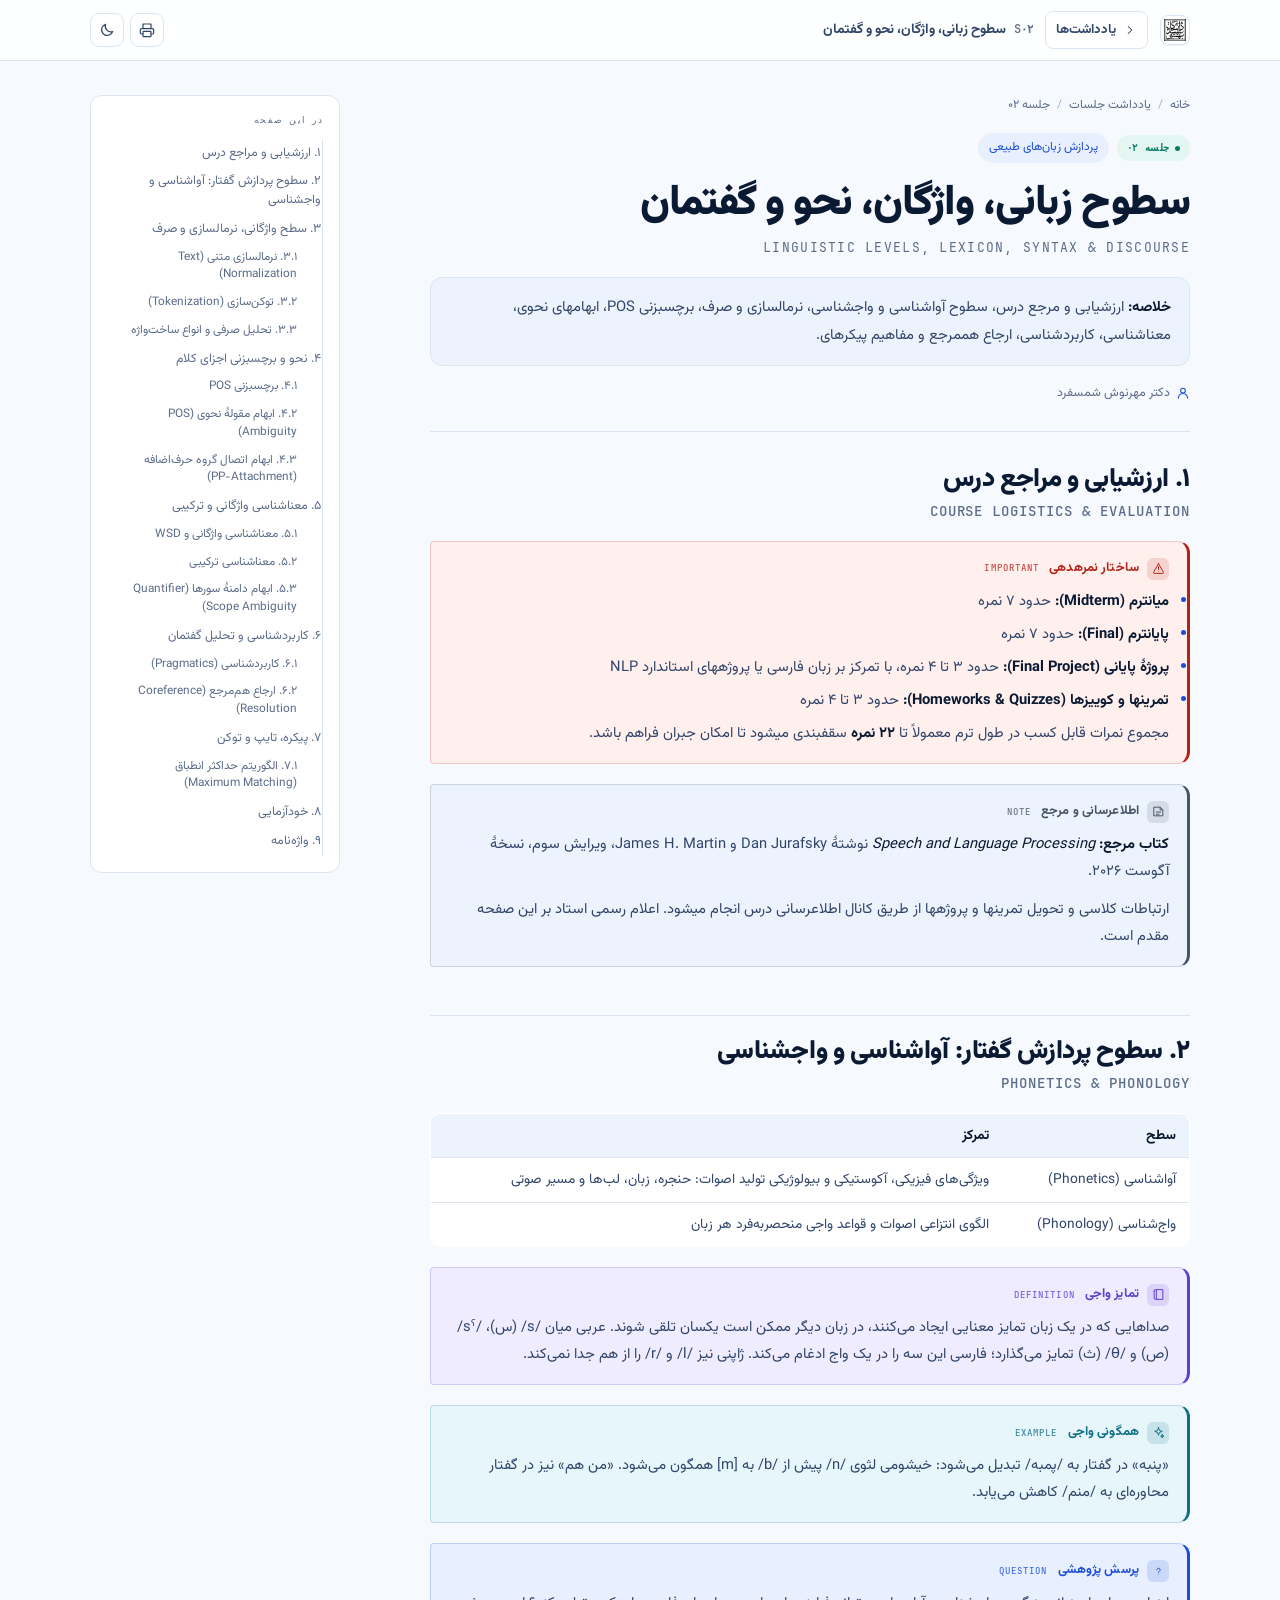
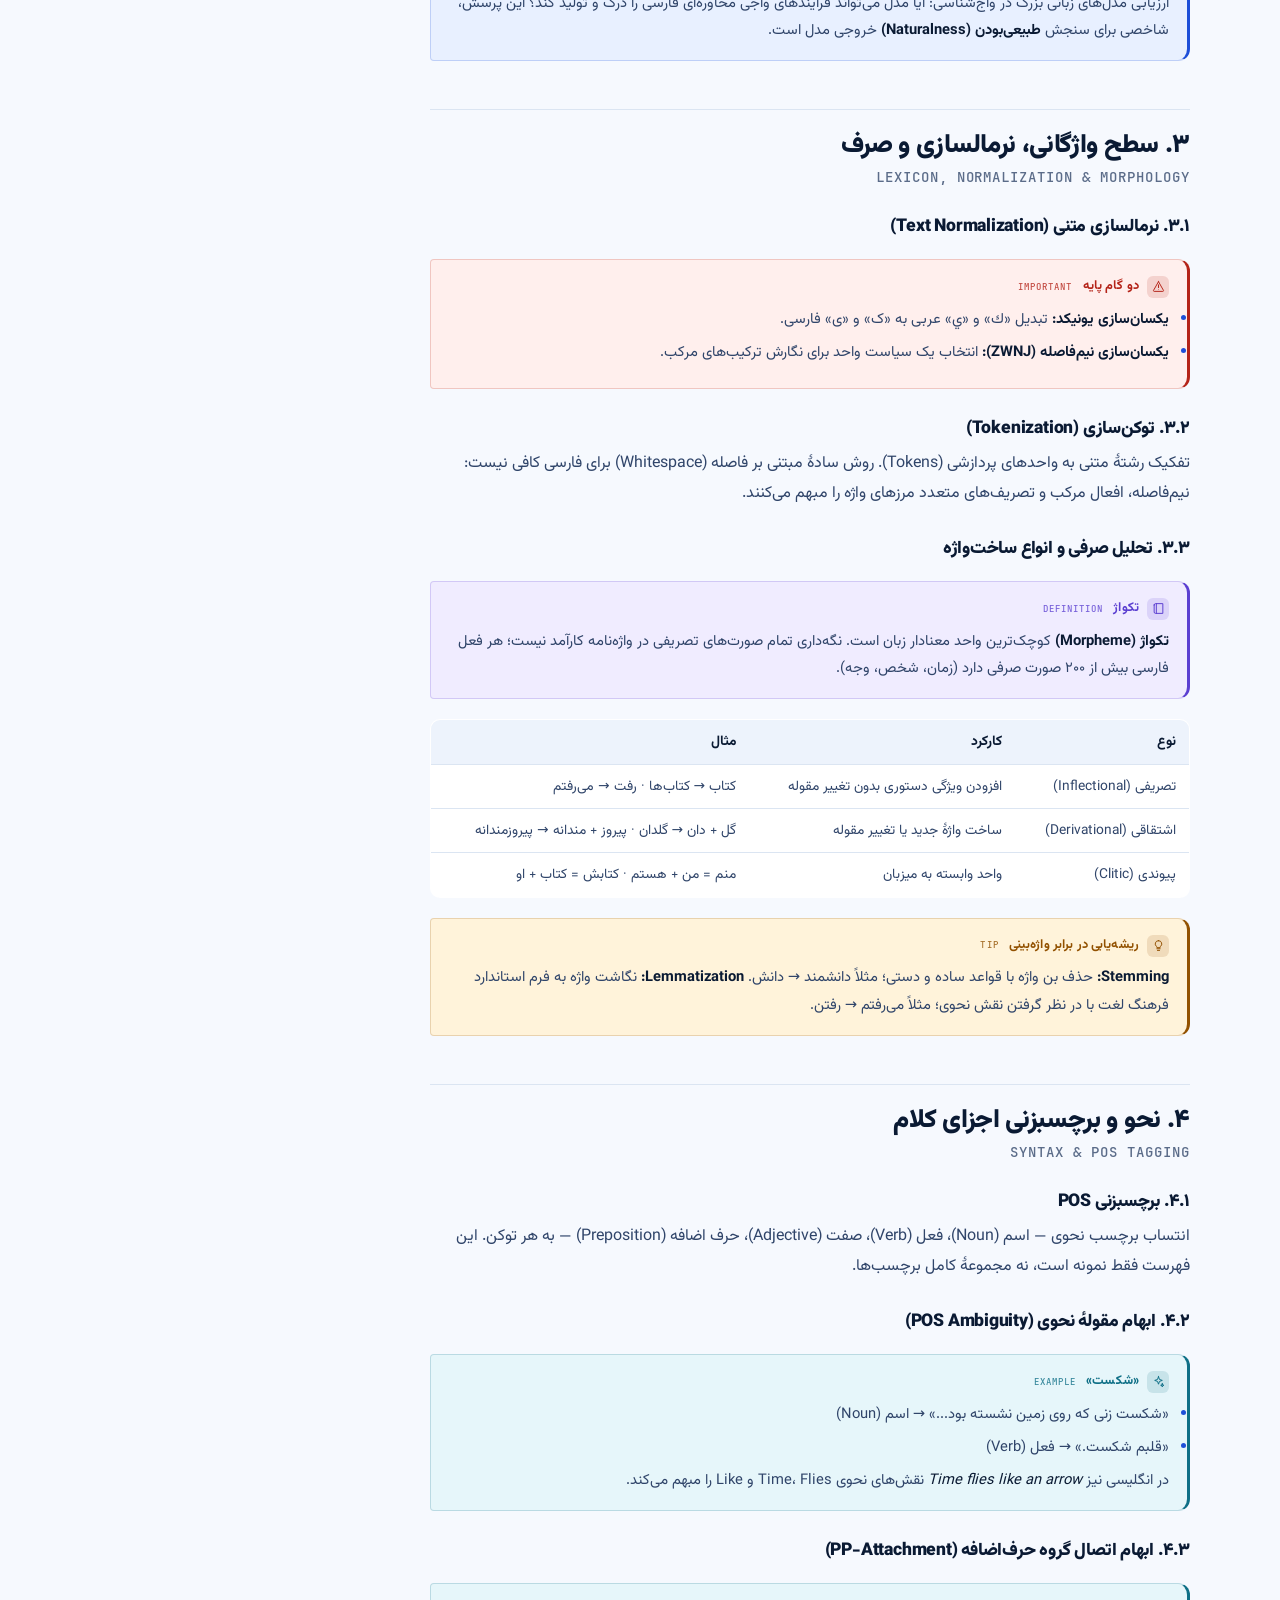
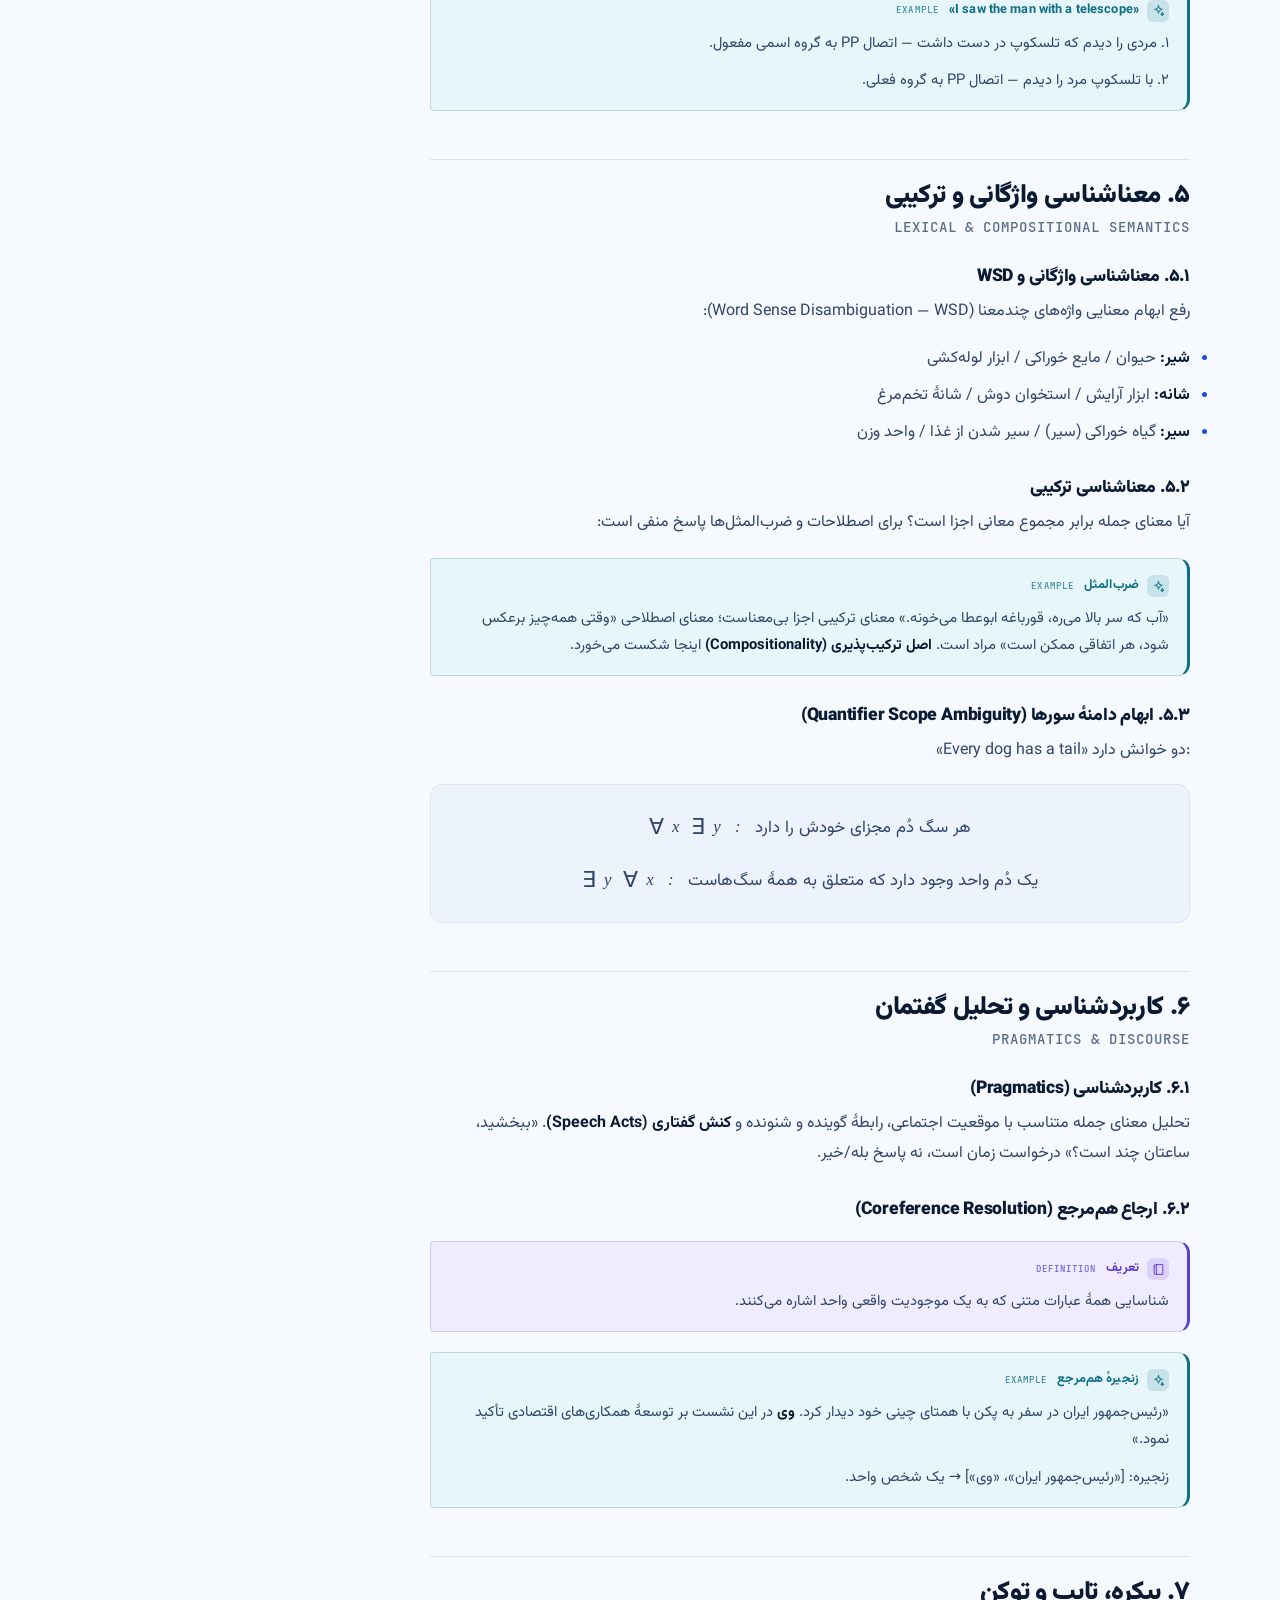
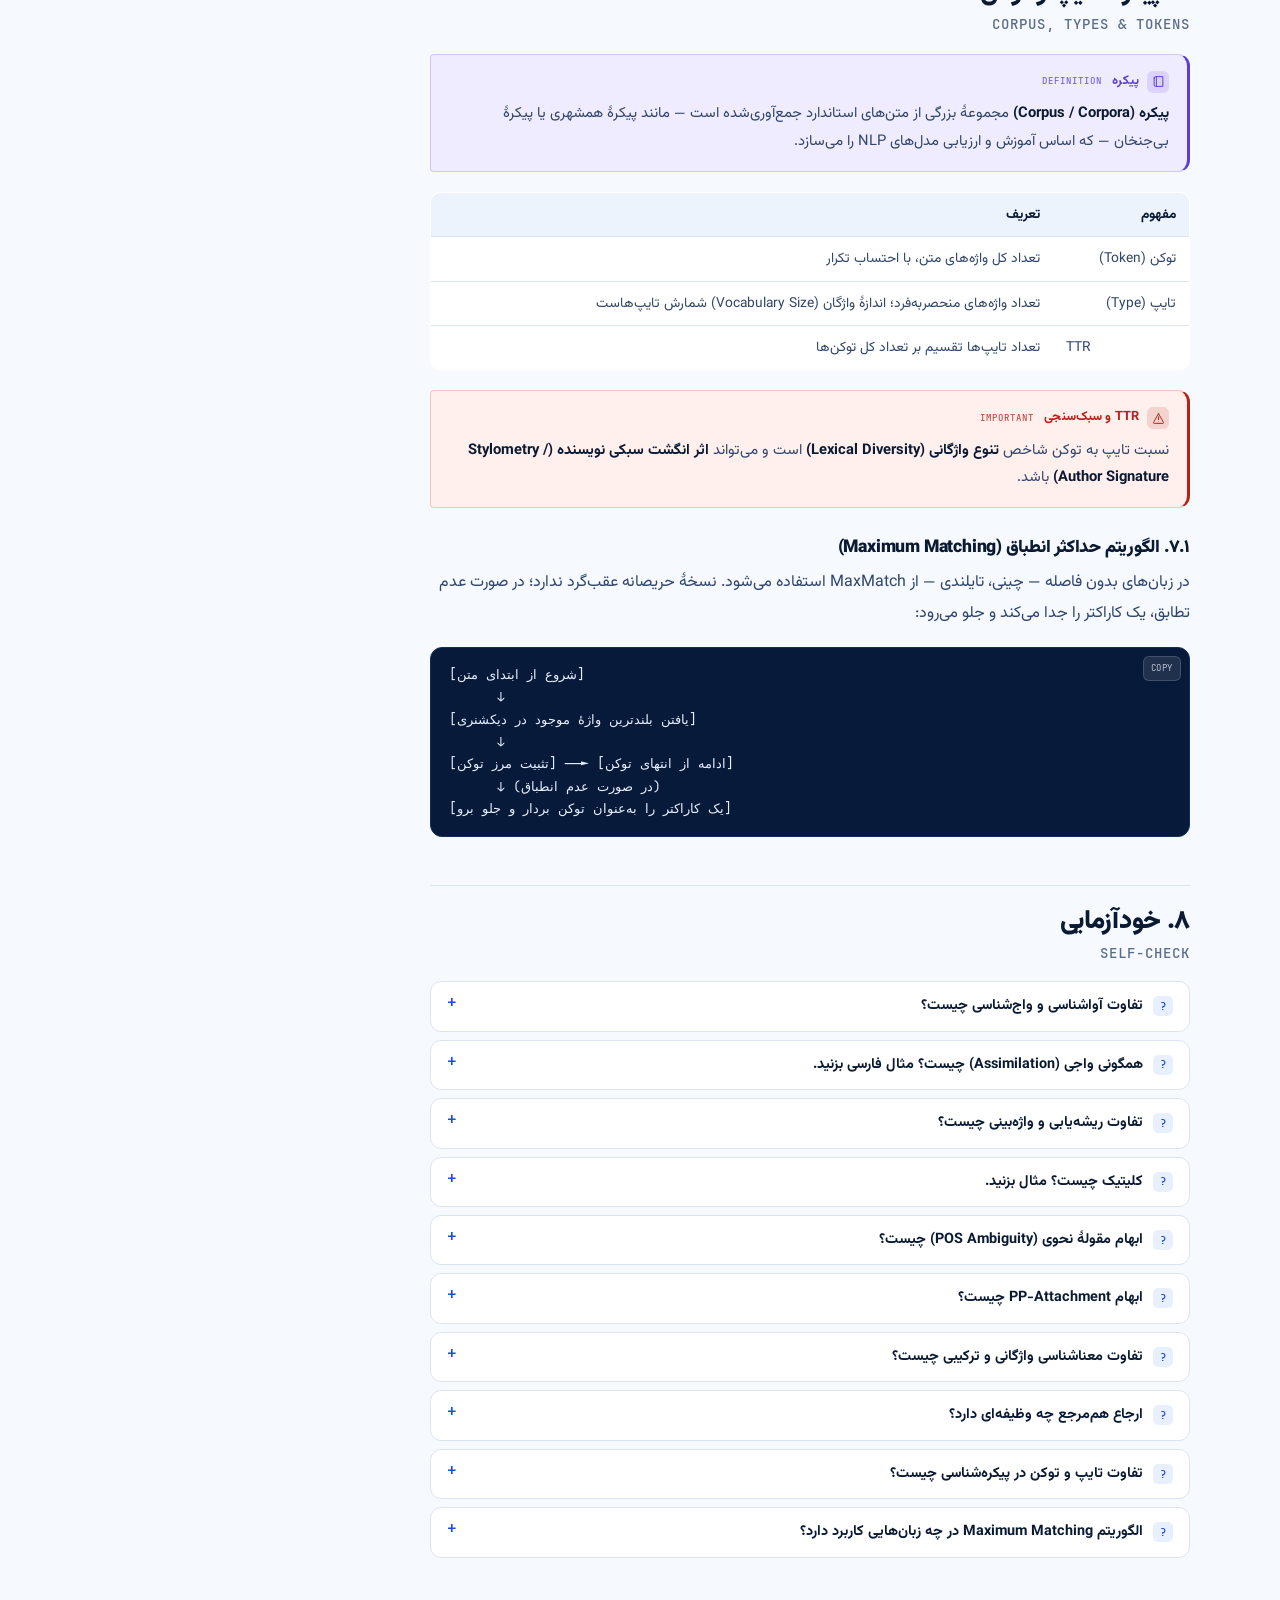
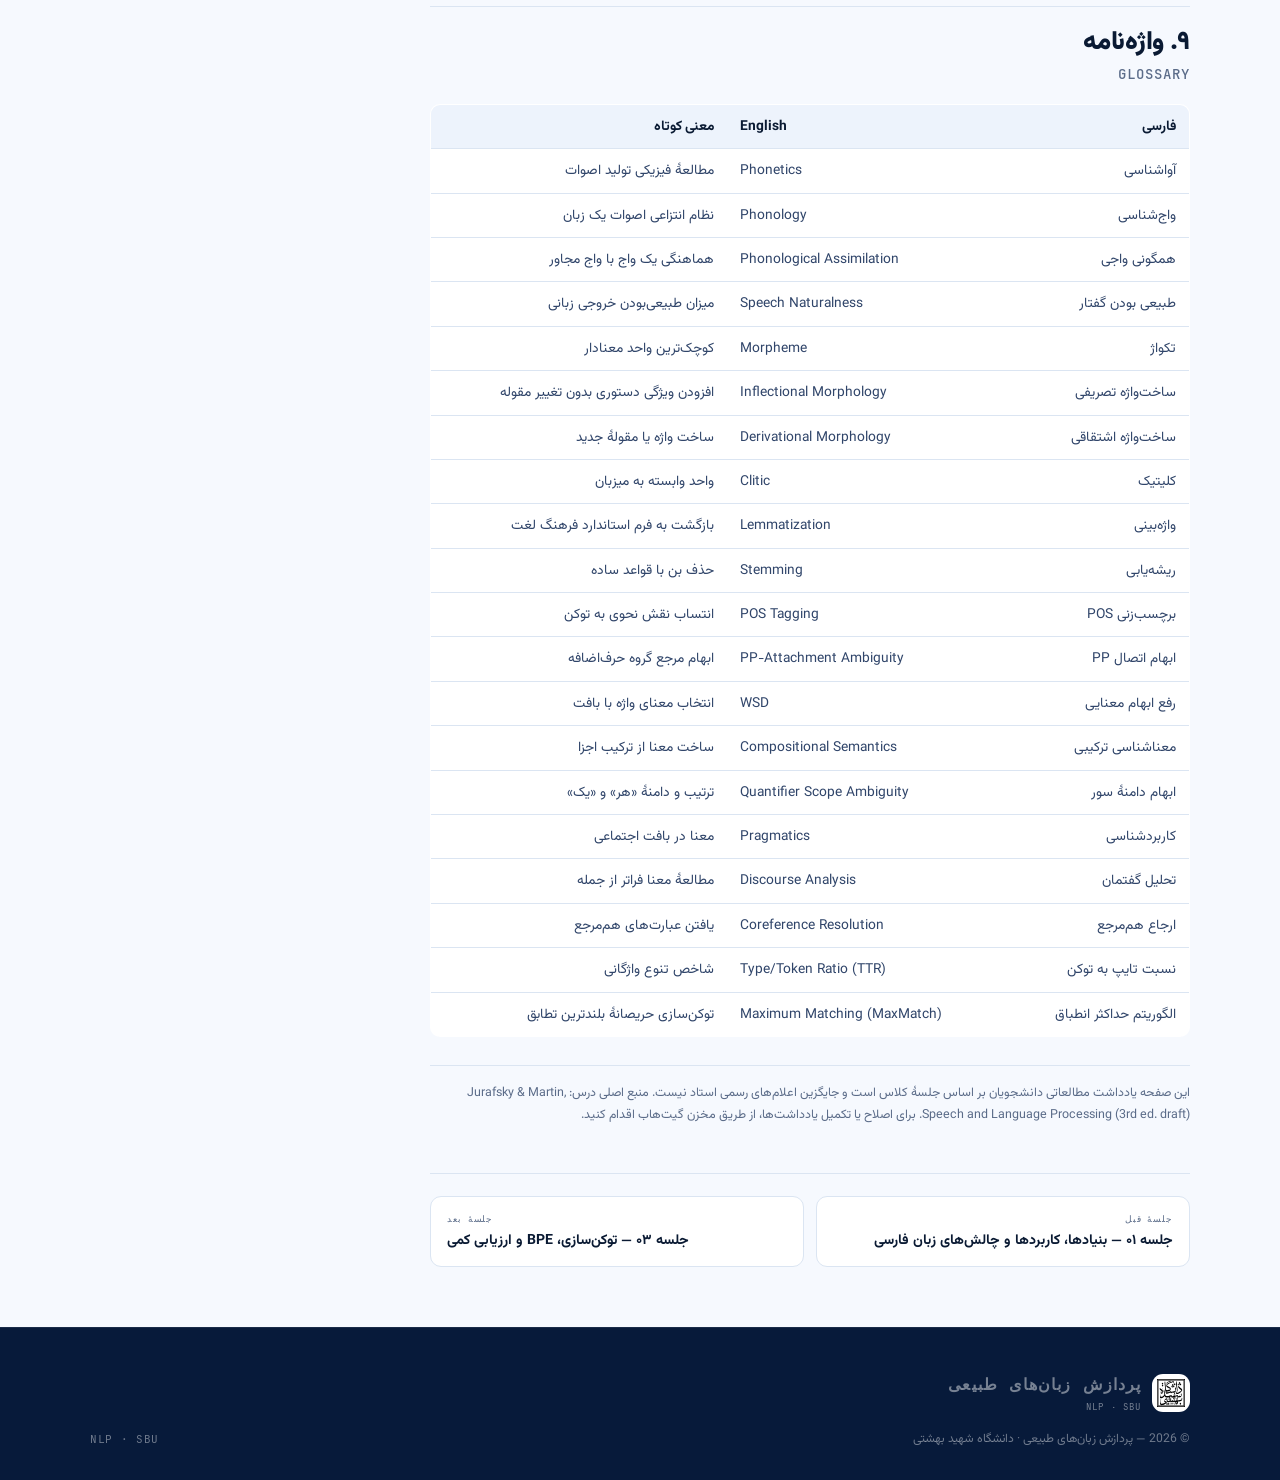
<file: sessions/session-02.html>
<!doctype html>
<html lang="fa" dir="rtl">
<head>
<meta charset="utf-8">
<meta name="viewport" content="width=device-width, initial-scale=1, viewport-fit=cover">
<title>سطوح زبانی، واژگان، نحو و گفتمان — جلسه ۰۲ · پردازش زبان‌های طبیعی</title>
<meta name="description" content="ارزشیابی و مرجع درس، سطوح آواشناسی و واجشناسی، نرمالسازی و صرف، برچسبزنی POS، ابهامهای نحوی، معناشناسی، کاربردشناسی، ارجاع هممرجع و مفاهیم پیکرهای.">
<meta name="theme-color" content="#1d4ed8">
<script>(function(){try{var t=localStorage.getItem("nlp-theme");if(t==="light"||t==="dark")document.documentElement.setAttribute("data-theme",t);}catch(e){}})();</script>
<link rel="icon" href="../assets/img/sbu-logo-favicon.svg" type="image/svg+xml">
<link rel="stylesheet" href="../assets/css/site.css">
</head>
<body>
<a class="skip-link" href="#main">پرش به محتوای اصلی</a>
<div class="read-progress" data-read-progress aria-hidden="true"><span></span></div>

<header class="session-topbar">
  <div class="container inner">
    <span class="brand-logo brand-logo--sm" aria-hidden="true"><img src="../assets/img/sbu-logo.svg" alt=""></span>
    <a class="back" href="../notes.html"><svg viewBox="0 0 24 24" fill="none" stroke="currentColor" stroke-width="1.8" stroke-linecap="round" stroke-linejoin="round" aria-hidden="true"><path d="M9 18l6-6-6-6"/></svg><span>یادداشت‌ها</span></a>
    <div class="bar-title"><span class="mono">S۰۲</span>سطوح زبانی، واژگان، نحو و گفتمان</div>
    <div class="actions">
      <button class="icon-btn" type="button" data-print aria-label="چاپ صفحه" title="چاپ صفحه"><svg viewBox="0 0 24 24" fill="none" stroke="currentColor" stroke-width="1.8" stroke-linecap="round" stroke-linejoin="round" aria-hidden="true"><path d="M6 9V3h12v6"/><path d="M6 18H4a2 2 0 0 1-2-2v-4a2 2 0 0 1 2-2h16a2 2 0 0 1 2 2v4a2 2 0 0 1-2 2h-2"/><rect x="6" y="14" width="12" height="8" rx="1"/></svg></button>
      <button class="icon-btn" type="button" data-theme-toggle aria-label="تغییر پوسته" title="تغییر پوسته"><svg data-icon-moon viewBox="0 0 24 24" fill="none" stroke="currentColor" stroke-width="1.8" stroke-linecap="round" stroke-linejoin="round" aria-hidden="true"><path d="M20.5 14.2A8.5 8.5 0 0 1 9.8 3.5 8.5 8.5 0 1 0 20.5 14.2Z"/></svg><svg data-icon-sun viewBox="0 0 24 24" fill="none" stroke="currentColor" stroke-width="1.8" stroke-linecap="round" aria-hidden="true" style="display:none"><circle cx="12" cy="12" r="4"/><path d="M12 2v2M12 20v2M4.9 4.9l1.4 1.4M17.7 17.7l1.4 1.4M2 12h2M20 12h2M4.9 19.1l1.4-1.4M17.7 6.3l1.4-1.4"/></svg></button>
    </div>
  </div>
</header>

<main id="main" class="container">
  <div class="session-layout">
    <article class="session-main">
      <header class="session-hero">
        <nav class="breadcrumb" aria-label="مسیر">
          <a href="../index.html">خانه</a><span class="sep">/</span>
          <a href="../notes.html">یادداشت جلسات</a><span class="sep">/</span>
          <span>جلسه ۰۲</span>
        </nav>
        <div class="session-kicker">
          <span class="badge badge--live">جلسه ۰۲</span>
          <span class="tag tag--brand">پردازش زبان‌های طبیعی</span>
        </div>
        <h1>سطوح زبانی، واژگان، نحو و گفتمان</h1>
        <div class="h1-en" dir="ltr">Linguistic Levels, Lexicon, Syntax &amp; Discourse</div>
        <div class="session-summary"><strong>خلاصه: </strong>ارزشیابی و مرجع درس، سطوح آواشناسی و واجشناسی، نرمالسازی و صرف، برچسبزنی POS، ابهامهای نحوی، معناشناسی، کاربردشناسی، ارجاع هممرجع و مفاهیم پیکرهای.</div>
        <div class="session-meta"><span><svg viewBox="0 0 24 24" fill="none" stroke="currentColor" stroke-width="1.8" stroke-linecap="round" stroke-linejoin="round" aria-hidden="true"><circle cx="12" cy="8" r="4"/><path d="M4 21a8 8 0 0 1 16 0"/></svg><span>دکتر مهرنوش شمسفرد</span></span></div>
      </header>

      <details class="toc-mobile"><summary>فهرست مطالب</summary><ol><li><a href="#۱-ارزشیابی-و-مراجع-درس-course-logistics-evaluation">۱. ارزشیابی و مراجع درس</a></li>
<li><a href="#۲-سطوح-پردازش-گفتار-آواشناسی-و-واجشناسی-phonetics-phonology">۲. سطوح پردازش گفتار: آواشناسی و واجشناسی</a></li>
<li><a href="#۳-سطح-واژگانی-نرمالسازی-و-صرف-lexicon-normalization-morphology">۳. سطح واژگانی، نرمالسازی و صرف</a></li>
<li class="toc-sub"><a href="#۳-۱-نرمالسازی-متنی-text-normalization">۳.۱. نرمالسازی متنی (Text Normalization)</a></li>
<li class="toc-sub"><a href="#۳-۲-توکن-سازی-tokenization">۳.۲. توکن‌سازی (Tokenization)</a></li>
<li class="toc-sub"><a href="#۳-۳-تحلیل-صرفی-و-انواع-ساخت-واژه">۳.۳. تحلیل صرفی و انواع ساخت‌واژه</a></li>
<li><a href="#۴-نحو-و-برچسبزنی-اجزای-کلام-syntax-pos-tagging">۴. نحو و برچسبزنی اجزای کلام</a></li>
<li class="toc-sub"><a href="#۴-۱-برچسبزنی-pos">۴.۱. برچسبزنی POS</a></li>
<li class="toc-sub"><a href="#۴-۲-ابهام-مقوله-نحوی-pos-ambiguity">۴.۲. ابهام مقولهٔ نحوی (POS Ambiguity)</a></li>
<li class="toc-sub"><a href="#۴-۳-ابهام-اتصال-گروه-حرف-اضافه-pp-attachment">۴.۳. ابهام اتصال گروه حرف‌اضافه (PP-Attachment)</a></li>
<li><a href="#۵-معناشناسی-واژگانی-و-ترکیبی-lexical-compositional-semantics">۵. معناشناسی واژگانی و ترکیبی</a></li>
<li class="toc-sub"><a href="#۵-۱-معناشناسی-واژگانی-و-wsd">۵.۱. معناشناسی واژگانی و WSD</a></li>
<li class="toc-sub"><a href="#۵-۲-معناشناسی-ترکیبی">۵.۲. معناشناسی ترکیبی</a></li>
<li class="toc-sub"><a href="#۵-۳-ابهام-دامنه-سورها-quantifier-scope-ambiguity">۵.۳. ابهام دامنهٔ سورها (Quantifier Scope Ambiguity)</a></li>
<li><a href="#۶-کاربردشناسی-و-تحلیل-گفتمان-pragmatics-discourse">۶. کاربردشناسی و تحلیل گفتمان</a></li>
<li class="toc-sub"><a href="#۶-۱-کاربردشناسی-pragmatics">۶.۱. کاربردشناسی (Pragmatics)</a></li>
<li class="toc-sub"><a href="#۶-۲-ارجاع-هم-مرجع-coreference-resolution">۶.۲. ارجاع هم‌مرجع (Coreference Resolution)</a></li>
<li><a href="#۷-پیکره-تایپ-و-توکن-corpus-types-tokens">۷. پیکره، تایپ و توکن</a></li>
<li class="toc-sub"><a href="#۷-۱-الگوریتم-حداکثر-انطباق-maximum-matching">۷.۱. الگوریتم حداکثر انطباق (Maximum Matching)</a></li>
<li><a href="#۸-خودآزمایی-self-check">۸. خودآزمایی</a></li>
<li><a href="#۹-واژه-نامه-glossary">۹. واژه‌نامه</a></li></ol></details>

      <div class="prose">
<h2 id="۱-ارزشیابی-و-مراجع-درس-course-logistics-evaluation" dir="auto">۱. ارزشیابی و مراجع درس<span class="h-en" dir="ltr">Course Logistics &amp; Evaluation</span></h2>
<div class="callout callout--important"><div class="callout-head"><span class="co-icon"><svg viewBox="0 0 24 24" fill="none" stroke="currentColor" stroke-width="1.8" stroke-linecap="round" stroke-linejoin="round" aria-hidden="true"><path d="M12 3 2.8 19.2A1.2 1.2 0 0 0 3.9 21h16.2a1.2 1.2 0 0 0 1.1-1.8L12 3Z"/><path d="M12 9v5"/><circle cx="12" cy="17.4" r=".8" fill="currentColor" stroke="none"/></svg></span><span>ساختار نمرهدهی</span><span class="co-label">Important</span></div><div class="callout-body"><ul dir="auto"><li dir="rtl" lang="fa"><strong>میانترم (Midterm):</strong> حدود ۷ نمره</li><li dir="rtl" lang="fa"><strong>پایانترم (Final):</strong> حدود ۷ نمره</li><li dir="rtl" lang="fa"><strong>پروژهٔ پایانی (Final Project):</strong> حدود ۳ تا ۴ نمره، با تمرکز بر زبان فارسی یا پروژههای استاندارد NLP</li><li dir="rtl" lang="fa"><strong>تمرینها و کوییزها (Homeworks &amp; Quizzes):</strong> حدود ۳ تا ۴ نمره</li></ul>
<p dir="rtl" lang="fa">مجموع نمرات قابل کسب در طول ترم معمولاً تا <strong>۲۲ نمره</strong> سقفبندی میشود تا امکان جبران فراهم باشد.</p></div></div>
<div class="callout callout--note"><div class="callout-head"><span class="co-icon"><svg viewBox="0 0 24 24" fill="none" stroke="currentColor" stroke-width="1.8" stroke-linecap="round" stroke-linejoin="round" aria-hidden="true"><path d="M4 4h11l5 5v11H4z"/><path d="M15 4v5h5"/><path d="M8 13h8M8 17h5"/></svg></span><span>اطلاعرسانی و مرجع</span><span class="co-label">Note</span></div><div class="callout-body"><p dir="auto"><strong>کتاب مرجع:</strong> <em>Speech and Language Processing</em> نوشتهٔ Dan Jurafsky و James H. Martin، ویرایش سوم، نسخهٔ آگوست ۲۰۲۶.</p>
<p dir="rtl" lang="fa">ارتباطات کلاسی و تحویل تمرینها و پروژهها از طریق کانال اطلاعرسانی درس انجام میشود. اعلام رسمی استاد بر این صفحه مقدم است.</p></div></div>
<h2 id="۲-سطوح-پردازش-گفتار-آواشناسی-و-واجشناسی-phonetics-phonology" dir="rtl" lang="fa">۲. سطوح پردازش گفتار: آواشناسی و واجشناسی<span class="h-en" dir="ltr">Phonetics &amp; Phonology</span></h2>
<div class="table-scroll"><table dir="rtl" lang="fa"><thead><tr><th dir="rtl" lang="fa">سطح</th><th dir="rtl" lang="fa">تمرکز</th></tr></thead><tbody><tr><td dir="auto">آواشناسی (Phonetics)</td><td dir="rtl" lang="fa">ویژگی‌های فیزیکی، آکوستیکی و بیولوژیکی تولید اصوات: حنجره، زبان، لب‌ها و مسیر صوتی</td></tr><tr><td dir="auto">واج‌شناسی (Phonology)</td><td dir="rtl" lang="fa">الگوی انتزاعی اصوات و قواعد واجی منحصربه‌فرد هر زبان</td></tr></tbody></table></div>
<div class="callout callout--definition"><div class="callout-head"><span class="co-icon"><svg viewBox="0 0 24 24" fill="none" stroke="currentColor" stroke-width="1.8" stroke-linecap="round" stroke-linejoin="round" aria-hidden="true"><path d="M4 5.5A2.5 2.5 0 0 1 6.5 3H20v18H6.5A2.5 2.5 0 0 1 4 18.5v-13Z"/><path d="M8 3v18"/></svg></span><span>تمایز واجی</span><span class="co-label">Definition</span></div><div class="callout-body"><p dir="rtl" lang="fa">صداهایی که در یک زبان تمایز معنایی ایجاد می‌کنند، در زبان دیگر ممکن است یکسان تلقی شوند. عربی میان /s/ (س)، /sˤ/ (ص) و /θ/ (ث) تمایز می‌گذارد؛ فارسی این سه را در یک واج ادغام می‌کند. ژاپنی نیز /l/ و /r/ را از هم جدا نمی‌کند.</p></div></div>
<div class="callout callout--example"><div class="callout-head"><span class="co-icon"><svg viewBox="0 0 24 24" fill="none" stroke="currentColor" stroke-width="1.8" stroke-linecap="round" stroke-linejoin="round" aria-hidden="true"><path d="m12 3 1.8 5.2L19 10l-5.2 1.8L12 17l-1.8-5.2L5 10l5.2-1.8L12 3Z"/><path d="m19 16 .7 2.3L22 19l-2.3.7L19 22l-.7-2.3L16 19l2.3-.7L19 16Z"/></svg></span><span>همگونی واجی</span><span class="co-label">Example</span></div><div class="callout-body"><p dir="rtl" lang="fa">«پنبه» در گفتار به /پمبه/ تبدیل می‌شود: خیشومی لثوی /n/ پیش از /b/ به [m] همگون می‌شود. «من هم» نیز در گفتار محاوره‌ای به /منم/ کاهش می‌یابد.</p></div></div>
<div class="callout callout--question"><div class="callout-head"><span class="co-icon"><svg viewBox="0 0 24 24" fill="none" stroke="currentColor" stroke-width="1.8" stroke-linecap="round" stroke-linejoin="round" aria-hidden="true"><path d="M9 9a3 3 0 1 1 4.6 2.5c-.9.6-1.6 1.2-1.6 2.3"/><circle cx="12" cy="17.5" r=".8" fill="currentColor" stroke="none"/></svg></span><span>پرسش پژوهشی</span><span class="co-label">Question</span></div><div class="callout-body"><p dir="rtl" lang="fa">ارزیابی مدل‌های زبانی بزرگ در واج‌شناسی: آیا مدل می‌تواند فرایندهای واجی محاوره‌ای فارسی را درک و تولید کند؟ این پرسش، شاخصی برای سنجش <strong>طبیعی‌بودن (Naturalness)</strong> خروجی مدل است.</p></div></div>
<h2 id="۳-سطح-واژگانی-نرمالسازی-و-صرف-lexicon-normalization-morphology" dir="auto">۳. سطح واژگانی، نرمالسازی و صرف<span class="h-en" dir="ltr">Lexicon, Normalization &amp; Morphology</span></h2>
<h3 id="۳-۱-نرمالسازی-متنی-text-normalization" dir="auto">۳.۱. نرمالسازی متنی (Text Normalization)</h3>
<div class="callout callout--important"><div class="callout-head"><span class="co-icon"><svg viewBox="0 0 24 24" fill="none" stroke="currentColor" stroke-width="1.8" stroke-linecap="round" stroke-linejoin="round" aria-hidden="true"><path d="M12 3 2.8 19.2A1.2 1.2 0 0 0 3.9 21h16.2a1.2 1.2 0 0 0 1.1-1.8L12 3Z"/><path d="M12 9v5"/><circle cx="12" cy="17.4" r=".8" fill="currentColor" stroke="none"/></svg></span><span>دو گام پایه</span><span class="co-label">Important</span></div><div class="callout-body"><ul dir="auto"><li dir="rtl" lang="fa"><strong>یکسان‌سازی یونیکد:</strong> تبدیل «ك» و «ي» عربی به «ک» و «ی» فارسی.</li><li dir="rtl" lang="fa"><strong>یکسان‌سازی نیم‌فاصله (ZWNJ):</strong> انتخاب یک سیاست واحد برای نگارش ترکیب‌های مرکب.</li></ul></div></div>
<h3 id="۳-۲-توکن-سازی-tokenization" dir="auto">۳.۲. توکن‌سازی (Tokenization)</h3>
<p dir="rtl" lang="fa">تفکیک رشتهٔ متنی به واحدهای پردازشی (Tokens). روش سادهٔ مبتنی بر فاصله (Whitespace) برای فارسی کافی نیست: نیم‌فاصله، افعال مرکب و تصریف‌های متعدد مرزهای واژه را مبهم می‌کنند.</p>
<h3 id="۳-۳-تحلیل-صرفی-و-انواع-ساخت-واژه" dir="rtl" lang="fa">۳.۳. تحلیل صرفی و انواع ساخت‌واژه</h3>
<div class="callout callout--definition"><div class="callout-head"><span class="co-icon"><svg viewBox="0 0 24 24" fill="none" stroke="currentColor" stroke-width="1.8" stroke-linecap="round" stroke-linejoin="round" aria-hidden="true"><path d="M4 5.5A2.5 2.5 0 0 1 6.5 3H20v18H6.5A2.5 2.5 0 0 1 4 18.5v-13Z"/><path d="M8 3v18"/></svg></span><span>تکواژ</span><span class="co-label">Definition</span></div><div class="callout-body"><p dir="rtl" lang="fa"><strong>تکواژ (Morpheme)</strong> کوچک‌ترین واحد معنادار زبان است. نگه‌داری تمام صورت‌های تصریفی در واژه‌نامه کارآمد نیست؛ هر فعل فارسی بیش از ۲۰۰ صورت صرفی دارد (زمان، شخص، وجه).</p></div></div>
<div class="table-scroll"><table dir="rtl" lang="fa"><thead><tr><th dir="rtl" lang="fa">نوع</th><th dir="rtl" lang="fa">کارکرد</th><th dir="rtl" lang="fa">مثال</th></tr></thead><tbody><tr><td dir="auto">تصریفی (Inflectional)</td><td dir="rtl" lang="fa">افزودن ویژگی دستوری بدون تغییر مقوله</td><td dir="rtl" lang="fa">کتاب → کتاب‌ها · رفت → می‌رفتم</td></tr><tr><td dir="auto">اشتقاقی (Derivational)</td><td dir="rtl" lang="fa">ساخت واژهٔ جدید یا تغییر مقوله</td><td dir="rtl" lang="fa">گل + دان → گلدان · پیروز + مندانه → پیروزمندانه</td></tr><tr><td dir="auto">پیوندی (Clitic)</td><td dir="rtl" lang="fa">واحد وابسته به میزبان</td><td dir="rtl" lang="fa">منم = من + هستم · کتابش = کتاب + او</td></tr></tbody></table></div>
<div class="callout callout--tip"><div class="callout-head"><span class="co-icon"><svg viewBox="0 0 24 24" fill="none" stroke="currentColor" stroke-width="1.8" stroke-linecap="round" stroke-linejoin="round" aria-hidden="true"><path d="M9 18h6"/><path d="M10 21h4"/><path d="M12 3a6 6 0 0 0-3.6 10.8c.4.3.6.7.6 1.2V16h6v-1c0-.5.2-.9.6-1.2A6 6 0 0 0 12 3Z"/></svg></span><span>ریشه‌یابی در برابر واژه‌بینی</span><span class="co-label">Tip</span></div><div class="callout-body"><p dir="rtl" lang="fa"><strong>Stemming:</strong> حذف بن واژه با قواعد ساده و دستی؛ مثلاً دانشمند → دانش. <strong>Lemmatization:</strong> نگاشت واژه به فرم استاندارد فرهنگ لغت با در نظر گرفتن نقش نحوی؛ مثلاً می‌رفتم → رفتن.</p></div></div>
<h2 id="۴-نحو-و-برچسبزنی-اجزای-کلام-syntax-pos-tagging" dir="rtl" lang="fa">۴. نحو و برچسبزنی اجزای کلام<span class="h-en" dir="ltr">Syntax &amp; POS Tagging</span></h2>
<h3 id="۴-۱-برچسبزنی-pos" dir="rtl" lang="fa">۴.۱. برچسبزنی POS</h3>
<p dir="rtl" lang="fa">انتساب برچسب نحوی — اسم (Noun)، فعل (Verb)، صفت (Adjective)، حرف اضافه (Preposition) — به هر توکن. این فهرست فقط نمونه است، نه مجموعهٔ کامل برچسب‌ها.</p>
<h3 id="۴-۲-ابهام-مقوله-نحوی-pos-ambiguity" dir="rtl" lang="fa">۴.۲. ابهام مقولهٔ نحوی (POS Ambiguity)</h3>
<div class="callout callout--example"><div class="callout-head"><span class="co-icon"><svg viewBox="0 0 24 24" fill="none" stroke="currentColor" stroke-width="1.8" stroke-linecap="round" stroke-linejoin="round" aria-hidden="true"><path d="m12 3 1.8 5.2L19 10l-5.2 1.8L12 17l-1.8-5.2L5 10l5.2-1.8L12 3Z"/><path d="m19 16 .7 2.3L22 19l-2.3.7L19 22l-.7-2.3L16 19l2.3-.7L19 16Z"/></svg></span><span>«شکست»</span><span class="co-label">Example</span></div><div class="callout-body"><ul dir="auto"><li dir="rtl" lang="fa">«شکست زنی که روی زمین نشسته بود...» → اسم (Noun)</li><li dir="rtl" lang="fa">«قلبم شکست.» → فعل (Verb)</li></ul>
<p dir="rtl" lang="fa">در انگلیسی نیز <em>Time flies like an arrow</em> نقش‌های نحوی Time، Flies و Like را مبهم می‌کند.</p></div></div>
<h3 id="۴-۳-ابهام-اتصال-گروه-حرف-اضافه-pp-attachment" dir="rtl" lang="fa">۴.۳. ابهام اتصال گروه حرف‌اضافه (PP-Attachment)</h3>
<div class="callout callout--example"><div class="callout-head"><span class="co-icon"><svg viewBox="0 0 24 24" fill="none" stroke="currentColor" stroke-width="1.8" stroke-linecap="round" stroke-linejoin="round" aria-hidden="true"><path d="m12 3 1.8 5.2L19 10l-5.2 1.8L12 17l-1.8-5.2L5 10l5.2-1.8L12 3Z"/><path d="m19 16 .7 2.3L22 19l-2.3.7L19 22l-.7-2.3L16 19l2.3-.7L19 16Z"/></svg></span><span>«I saw the man with a telescope»</span><span class="co-label">Example</span></div><div class="callout-body"><p dir="rtl" lang="fa">۱. مردی را دیدم که تلسکوپ در دست داشت — اتصال PP به گروه اسمی مفعول.</p>
<p dir="rtl" lang="fa">۲. با تلسکوپ مرد را دیدم — اتصال PP به گروه فعلی.</p></div></div>
<h2 id="۵-معناشناسی-واژگانی-و-ترکیبی-lexical-compositional-semantics" dir="auto">۵. معناشناسی واژگانی و ترکیبی<span class="h-en" dir="ltr">Lexical &amp; Compositional Semantics</span></h2>
<h3 id="۵-۱-معناشناسی-واژگانی-و-wsd" dir="rtl" lang="fa">۵.۱. معناشناسی واژگانی و WSD</h3>
<p dir="rtl" lang="fa">رفع ابهام معنایی واژه‌های چندمعنا (Word Sense Disambiguation — WSD):</p>
<ul dir="auto"><li dir="rtl" lang="fa"><strong>شیر:</strong> حیوان / مایع خوراکی / ابزار لوله‌کشی</li><li dir="rtl" lang="fa"><strong>شانه:</strong> ابزار آرایش / استخوان دوش / شانهٔ تخم‌مرغ</li><li dir="rtl" lang="fa"><strong>سیر:</strong> گیاه خوراکی (سیر) / سیر شدن از غذا / واحد وزن</li></ul>
<h3 id="۵-۲-معناشناسی-ترکیبی" dir="rtl" lang="fa">۵.۲. معناشناسی ترکیبی</h3>
<p dir="rtl" lang="fa">آیا معنای جمله برابر مجموع معانی اجزا است؟ برای اصطلاحات و ضرب‌المثل‌ها پاسخ منفی است:</p>
<div class="callout callout--example"><div class="callout-head"><span class="co-icon"><svg viewBox="0 0 24 24" fill="none" stroke="currentColor" stroke-width="1.8" stroke-linecap="round" stroke-linejoin="round" aria-hidden="true"><path d="m12 3 1.8 5.2L19 10l-5.2 1.8L12 17l-1.8-5.2L5 10l5.2-1.8L12 3Z"/><path d="m19 16 .7 2.3L22 19l-2.3.7L19 22l-.7-2.3L16 19l2.3-.7L19 16Z"/></svg></span><span>ضرب‌المثل</span><span class="co-label">Example</span></div><div class="callout-body"><p dir="rtl" lang="fa">«آب که سر بالا می‌ره، قورباغه ابوعطا می‌خونه.» معنای ترکیبی اجزا بی‌معناست؛ معنای اصطلاحی «وقتی همه‌چیز برعکس شود، هر اتفاقی ممکن است» مراد است. <strong>اصل ترکیب‌پذیری (Compositionality)</strong> اینجا شکست می‌خورد.</p></div></div>
<h3 id="۵-۳-ابهام-دامنه-سورها-quantifier-scope-ambiguity" dir="auto">۵.۳. ابهام دامنهٔ سورها (Quantifier Scope Ambiguity)</h3>
<p dir="auto">«Every dog has a tail» دو خوانش دارد:</p>
<div class="math-block" dir="ltr"><div class="math-row"><span class="math"><span class="m-op">∀</span> x <span class="m-thsp"></span> <span class="m-op">∃</span> y <span class="m-thsp m-thsp2"></span> : <span class="m-thsp m-thsp2"></span> <span class="m-text">هر سگ دُم مجزای خودش را دارد</span></span></div><div class="math-row"><span class="math"><span class="m-op">∃</span> y <span class="m-thsp"></span> <span class="m-op">∀</span> x <span class="m-thsp m-thsp2"></span> : <span class="m-thsp m-thsp2"></span> <span class="m-text">یک دُم واحد وجود دارد که متعلق به همهٔ سگ‌هاست</span></span></div></div>
<h2 id="۶-کاربردشناسی-و-تحلیل-گفتمان-pragmatics-discourse" dir="rtl" lang="fa">۶. کاربردشناسی و تحلیل گفتمان<span class="h-en" dir="ltr">Pragmatics &amp; Discourse</span></h2>
<h3 id="۶-۱-کاربردشناسی-pragmatics" dir="rtl" lang="fa">۶.۱. کاربردشناسی (Pragmatics)</h3>
<p dir="rtl" lang="fa">تحلیل معنای جمله متناسب با موقعیت اجتماعی، رابطهٔ گوینده و شنونده و <strong>کنش گفتاری (Speech Acts)</strong>. «ببخشید، ساعتان چند است؟» درخواست زمان است، نه پاسخ بله/خیر.</p>
<h3 id="۶-۲-ارجاع-هم-مرجع-coreference-resolution" dir="auto">۶.۲. ارجاع هم‌مرجع (Coreference Resolution)</h3>
<div class="callout callout--definition"><div class="callout-head"><span class="co-icon"><svg viewBox="0 0 24 24" fill="none" stroke="currentColor" stroke-width="1.8" stroke-linecap="round" stroke-linejoin="round" aria-hidden="true"><path d="M4 5.5A2.5 2.5 0 0 1 6.5 3H20v18H6.5A2.5 2.5 0 0 1 4 18.5v-13Z"/><path d="M8 3v18"/></svg></span><span>تعریف</span><span class="co-label">Definition</span></div><div class="callout-body"><p dir="rtl" lang="fa">شناسایی همهٔ عبارات متنی که به یک موجودیت واقعی واحد اشاره می‌کنند.</p></div></div>
<div class="callout callout--example"><div class="callout-head"><span class="co-icon"><svg viewBox="0 0 24 24" fill="none" stroke="currentColor" stroke-width="1.8" stroke-linecap="round" stroke-linejoin="round" aria-hidden="true"><path d="m12 3 1.8 5.2L19 10l-5.2 1.8L12 17l-1.8-5.2L5 10l5.2-1.8L12 3Z"/><path d="m19 16 .7 2.3L22 19l-2.3.7L19 22l-.7-2.3L16 19l2.3-.7L19 16Z"/></svg></span><span>زنجیرهٔ هم‌مرجع</span><span class="co-label">Example</span></div><div class="callout-body"><p dir="rtl" lang="fa">«رئیس‌جمهور ایران در سفر به پکن با همتای چینی خود دیدار کرد. <strong>وی</strong> در این نشست بر توسعهٔ همکاری‌های اقتصادی تأکید نمود.»</p>
<p dir="rtl" lang="fa">زنجیره: [«رئیس‌جمهور ایران»، «وی»] → یک شخص واحد.</p></div></div>
<h2 id="۷-پیکره-تایپ-و-توکن-corpus-types-tokens" dir="auto">۷. پیکره، تایپ و توکن<span class="h-en" dir="ltr">Corpus, Types &amp; Tokens</span></h2>
<div class="callout callout--definition"><div class="callout-head"><span class="co-icon"><svg viewBox="0 0 24 24" fill="none" stroke="currentColor" stroke-width="1.8" stroke-linecap="round" stroke-linejoin="round" aria-hidden="true"><path d="M4 5.5A2.5 2.5 0 0 1 6.5 3H20v18H6.5A2.5 2.5 0 0 1 4 18.5v-13Z"/><path d="M8 3v18"/></svg></span><span>پیکره</span><span class="co-label">Definition</span></div><div class="callout-body"><p dir="rtl" lang="fa"><strong>پیکره (Corpus / Corpora)</strong> مجموعهٔ بزرگی از متن‌های استاندارد جمع‌آوری‌شده است — مانند پیکرهٔ همشهری یا پیکرهٔ بی‌جنخان — که اساس آموزش و ارزیابی مدل‌های NLP را می‌سازد.</p></div></div>
<div class="table-scroll"><table dir="rtl" lang="fa"><thead><tr><th dir="rtl" lang="fa">مفهوم</th><th dir="rtl" lang="fa">تعریف</th></tr></thead><tbody><tr><td dir="auto">توکن (Token)</td><td dir="rtl" lang="fa">تعداد کل واژه‌های متن، با احتساب تکرار</td></tr><tr><td dir="auto">تایپ (Type)</td><td dir="rtl" lang="fa">تعداد واژه‌های منحصربه‌فرد؛ اندازهٔ واژگان (Vocabulary Size) شمارش تایپ‌هاست</td></tr><tr><td dir="ltr" lang="en">TTR</td><td dir="rtl" lang="fa">تعداد تایپ‌ها تقسیم بر تعداد کل توکن‌ها</td></tr></tbody></table></div>
<div class="callout callout--important"><div class="callout-head"><span class="co-icon"><svg viewBox="0 0 24 24" fill="none" stroke="currentColor" stroke-width="1.8" stroke-linecap="round" stroke-linejoin="round" aria-hidden="true"><path d="M12 3 2.8 19.2A1.2 1.2 0 0 0 3.9 21h16.2a1.2 1.2 0 0 0 1.1-1.8L12 3Z"/><path d="M12 9v5"/><circle cx="12" cy="17.4" r=".8" fill="currentColor" stroke="none"/></svg></span><span>TTR و سبک‌سنجی</span><span class="co-label">Important</span></div><div class="callout-body"><p dir="rtl" lang="fa">نسبت تایپ به توکن شاخص <strong>تنوع واژگانی (Lexical Diversity)</strong> است و می‌تواند <strong>اثر انگشت سبکی نویسنده (Stylometry / Author Signature)</strong> باشد.</p></div></div>
<h3 id="۷-۱-الگوریتم-حداکثر-انطباق-maximum-matching" dir="rtl" lang="fa">۷.۱. الگوریتم حداکثر انطباق (Maximum Matching)</h3>
<p dir="rtl" lang="fa">در زبان‌های بدون فاصله — چینی، تایلندی — از MaxMatch استفاده می‌شود. نسخهٔ حریصانه عقب‌گرد ندارد؛ در صورت عدم تطابق، یک کاراکتر را جدا می‌کند و جلو می‌رود:</p>
<pre dir="auto"><code class="language-text">[شروع از ابتدای متن]
      ↓
[یافتن بلندترین واژهٔ موجود در دیکشنری]
      ↓
[تثبیت مرز توکن] ──► [ادامه از انتهای توکن]
      ↓ (در صورت عدم انطباق)
[یک کاراکتر را به‌عنوان توکن بردار و جلو برو]</code></pre>
<h2 id="۸-خودآزمایی-self-check" dir="rtl" lang="fa">۸. خودآزمایی<span class="h-en" dir="ltr">Self-Check</span></h2>
<div class="qa-list">
<details class="qa"><summary><span>تفاوت آواشناسی و واج‌شناسی چیست؟</span></summary><div class="qa-a" dir="rtl" lang="fa">آواشناسی فیزیک تولید اصوات را بررسی می‌کند؛ واج‌شناسی قواعد و ساختار انتزاعی اصوات در یک زبان مشخص را.</div></details>
<details class="qa"><summary><span>همگونی واجی (Assimilation) چیست؟ مثال فارسی بزنید.</span></summary><div class="qa-a" dir="rtl" lang="fa">تغییر تلفظ یک واج تحت تأثیر واج مجاور؛ مانند تلفظ «پنبه» به‌صورت /پمبه/.</div></details>
<details class="qa"><summary><span>تفاوت ریشه‌یابی و واژه‌بینی چیست؟</span></summary><div class="qa-a" dir="rtl" lang="fa">Stemming بن واژه را با قطع پسوندها بر اساس قاعده می‌یابد؛ Lemmatization با در نظر گرفتن نقش نحوی به فرم استاندارد فرهنگ لغت می‌رسد.</div></details>
<details class="qa"><summary><span>کلیتیک چیست؟ مثال بزنید.</span></summary><div class="qa-a" dir="rtl" lang="fa">واحد وابسته‌ای که به کلمهٔ قبل می‌چسبد؛ مانند «ـَم» در «منم» یا «ـَش» در «کتابش».</div></details>
<details class="qa"><summary><span>ابهام مقولهٔ نحوی (POS Ambiguity) چیست؟</span></summary><div class="qa-a" dir="rtl" lang="fa">تغییر برچسب نحوی یک کلمه بر اساس بافت جمله؛ مانند اسم یا فعل بودن «شکست».</div></details>
<details class="qa"><summary><span>ابهام PP-Attachment چیست؟</span></summary><div class="qa-a" dir="rtl" lang="fa">ابهام در تعیین مرجع اتصال گروه حرف‌اضافه‌ای به فعل یا اسم مفعول در درخت تجزیه.</div></details>
<details class="qa"><summary><span>تفاوت معناشناسی واژگانی و ترکیبی چیست؟</span></summary><div class="qa-a" dir="rtl" lang="fa">واژگانی بر معنای تک‌واژه‌ها تمرکز دارد؛ ترکیبی نحوهٔ ترکیب معانی کلمات در ساختار جمله را بررسی می‌کند.</div></details>
<details class="qa"><summary><span>ارجاع هم‌مرجع چه وظیفه‌ای دارد؟</span></summary><div class="qa-a" dir="rtl" lang="fa">شناسایی همهٔ کلمات و ضمایری که در گفتمان به یک موجودیت واقعی واحد اشاره می‌کنند.</div></details>
<details class="qa"><summary><span>تفاوت تایپ و توکن در پیکره‌شناسی چیست؟</span></summary><div class="qa-a" dir="rtl" lang="fa">توکن تعداد کل کلمات متن است؛ تایپ تعداد کلمات منحصربه‌فرد در واژه‌نامه.</div></details>
<details class="qa"><summary><span>الگوریتم Maximum Matching در چه زبان‌هایی کاربرد دارد؟</span></summary><div class="qa-a" dir="rtl" lang="fa">در زبان‌های بدون فاصله‌گذاری واژه‌ها، مانند چینی و تایلندی.</div></details>
</div>
<h2 id="۹-واژه-نامه-glossary" dir="rtl" lang="fa">۹. واژه‌نامه<span class="h-en" dir="ltr">Glossary</span></h2>
<div class="table-scroll"><table dir="rtl" lang="fa"><thead><tr><th dir="rtl" lang="fa">فارسی</th><th dir="ltr" lang="en">English</th><th dir="rtl" lang="fa">معنی کوتاه</th></tr></thead><tbody><tr><td dir="rtl" lang="fa">آواشناسی</td><td dir="ltr" lang="en">Phonetics</td><td dir="rtl" lang="fa">مطالعهٔ فیزیکی تولید اصوات</td></tr><tr><td dir="rtl" lang="fa">واج‌شناسی</td><td dir="ltr" lang="en">Phonology</td><td dir="rtl" lang="fa">نظام انتزاعی اصوات یک زبان</td></tr><tr><td dir="rtl" lang="fa">همگونی واجی</td><td dir="ltr" lang="en">Phonological Assimilation</td><td dir="rtl" lang="fa">هماهنگی یک واج با واج مجاور</td></tr><tr><td dir="rtl" lang="fa">طبیعی بودن گفتار</td><td dir="ltr" lang="en">Speech Naturalness</td><td dir="rtl" lang="fa">میزان طبیعی‌بودن خروجی زبانی</td></tr><tr><td dir="rtl" lang="fa">تکواژ</td><td dir="ltr" lang="en">Morpheme</td><td dir="rtl" lang="fa">کوچک‌ترین واحد معنادار</td></tr><tr><td dir="rtl" lang="fa">ساخت‌واژه تصریفی</td><td dir="ltr" lang="en">Inflectional Morphology</td><td dir="rtl" lang="fa">افزودن ویژگی دستوری بدون تغییر مقوله</td></tr><tr><td dir="rtl" lang="fa">ساخت‌واژه اشتقاقی</td><td dir="ltr" lang="en">Derivational Morphology</td><td dir="rtl" lang="fa">ساخت واژه یا مقولهٔ جدید</td></tr><tr><td dir="rtl" lang="fa">کلیتیک</td><td dir="ltr" lang="en">Clitic</td><td dir="rtl" lang="fa">واحد وابسته به میزبان</td></tr><tr><td dir="rtl" lang="fa">واژه‌بینی</td><td dir="ltr" lang="en">Lemmatization</td><td dir="rtl" lang="fa">بازگشت به فرم استاندارد فرهنگ لغت</td></tr><tr><td dir="rtl" lang="fa">ریشه‌یابی</td><td dir="ltr" lang="en">Stemming</td><td dir="rtl" lang="fa">حذف بن با قواعد ساده</td></tr><tr><td dir="rtl" lang="fa">برچسب‌زنی POS</td><td dir="ltr" lang="en">POS Tagging</td><td dir="rtl" lang="fa">انتساب نقش نحوی به توکن</td></tr><tr><td dir="rtl" lang="fa">ابهام اتصال PP</td><td dir="ltr" lang="en">PP-Attachment Ambiguity</td><td dir="rtl" lang="fa">ابهام مرجع گروه حرف‌اضافه</td></tr><tr><td dir="rtl" lang="fa">رفع ابهام معنایی</td><td dir="ltr" lang="en">WSD</td><td dir="rtl" lang="fa">انتخاب معنای واژه با بافت</td></tr><tr><td dir="rtl" lang="fa">معناشناسی ترکیبی</td><td dir="ltr" lang="en">Compositional Semantics</td><td dir="rtl" lang="fa">ساخت معنا از ترکیب اجزا</td></tr><tr><td dir="rtl" lang="fa">ابهام دامنهٔ سور</td><td dir="ltr" lang="en">Quantifier Scope Ambiguity</td><td dir="rtl" lang="fa">ترتیب و دامنهٔ «هر» و «یک»</td></tr><tr><td dir="rtl" lang="fa">کاربردشناسی</td><td dir="ltr" lang="en">Pragmatics</td><td dir="rtl" lang="fa">معنا در بافت اجتماعی</td></tr><tr><td dir="rtl" lang="fa">تحلیل گفتمان</td><td dir="ltr" lang="en">Discourse Analysis</td><td dir="rtl" lang="fa">مطالعهٔ معنا فراتر از جمله</td></tr><tr><td dir="rtl" lang="fa">ارجاع هم‌مرجع</td><td dir="ltr" lang="en">Coreference Resolution</td><td dir="rtl" lang="fa">یافتن عبارت‌های هم‌مرجع</td></tr><tr><td dir="rtl" lang="fa">نسبت تایپ به توکن</td><td dir="ltr" lang="en">Type/Token Ratio (TTR)</td><td dir="rtl" lang="fa">شاخص تنوع واژگانی</td></tr><tr><td dir="rtl" lang="fa">الگوریتم حداکثر انطباق</td><td dir="ltr" lang="en">Maximum Matching (MaxMatch)</td><td dir="rtl" lang="fa">توکن‌سازی حریصانهٔ بلندترین تطابق</td></tr></tbody></table></div>
      </div>

      <div class="session-foot-note">
        این صفحه یادداشت مطالعاتی دانشجویان بر اساس جلسهٔ کلاس است و جایگزین اعلام‌های رسمی استاد نیست.
        منبع اصلی درس: <span dir="ltr">Jurafsky &amp; Martin, Speech and Language Processing (3rd ed. draft)</span>.
        برای اصلاح یا تکمیل یادداشت‌ها، از طریق مخزن گیت‌هاب اقدام کنید.
      </div>

      <nav class="session-nav" aria-label="ناوبری جلسات">
        <a class="prev" href="session-01.html"><span class="sn-label">جلسهٔ قبل</span><span class="sn-title">جلسه ۰۱ — بنیادها، کاربردها و چالش‌های زبان فارسی</span></a>
        <a class="next" href="session-03.html"><span class="sn-label">جلسهٔ بعد</span><span class="sn-title">جلسه ۰۳ — توکن‌سازی، BPE و ارزیابی کمی</span></a>
      </nav>
    </article>

    <aside class="toc" data-toc aria-label="فهرست مطالب">
      <div class="toc-title">در این صفحه</div>
      <ol><li><a href="#۱-ارزشیابی-و-مراجع-درس-course-logistics-evaluation">۱. ارزشیابی و مراجع درس</a></li>
<li><a href="#۲-سطوح-پردازش-گفتار-آواشناسی-و-واجشناسی-phonetics-phonology">۲. سطوح پردازش گفتار: آواشناسی و واجشناسی</a></li>
<li><a href="#۳-سطح-واژگانی-نرمالسازی-و-صرف-lexicon-normalization-morphology">۳. سطح واژگانی، نرمالسازی و صرف</a></li>
<li class="toc-sub"><a href="#۳-۱-نرمالسازی-متنی-text-normalization">۳.۱. نرمالسازی متنی (Text Normalization)</a></li>
<li class="toc-sub"><a href="#۳-۲-توکن-سازی-tokenization">۳.۲. توکن‌سازی (Tokenization)</a></li>
<li class="toc-sub"><a href="#۳-۳-تحلیل-صرفی-و-انواع-ساخت-واژه">۳.۳. تحلیل صرفی و انواع ساخت‌واژه</a></li>
<li><a href="#۴-نحو-و-برچسبزنی-اجزای-کلام-syntax-pos-tagging">۴. نحو و برچسبزنی اجزای کلام</a></li>
<li class="toc-sub"><a href="#۴-۱-برچسبزنی-pos">۴.۱. برچسبزنی POS</a></li>
<li class="toc-sub"><a href="#۴-۲-ابهام-مقوله-نحوی-pos-ambiguity">۴.۲. ابهام مقولهٔ نحوی (POS Ambiguity)</a></li>
<li class="toc-sub"><a href="#۴-۳-ابهام-اتصال-گروه-حرف-اضافه-pp-attachment">۴.۳. ابهام اتصال گروه حرف‌اضافه (PP-Attachment)</a></li>
<li><a href="#۵-معناشناسی-واژگانی-و-ترکیبی-lexical-compositional-semantics">۵. معناشناسی واژگانی و ترکیبی</a></li>
<li class="toc-sub"><a href="#۵-۱-معناشناسی-واژگانی-و-wsd">۵.۱. معناشناسی واژگانی و WSD</a></li>
<li class="toc-sub"><a href="#۵-۲-معناشناسی-ترکیبی">۵.۲. معناشناسی ترکیبی</a></li>
<li class="toc-sub"><a href="#۵-۳-ابهام-دامنه-سورها-quantifier-scope-ambiguity">۵.۳. ابهام دامنهٔ سورها (Quantifier Scope Ambiguity)</a></li>
<li><a href="#۶-کاربردشناسی-و-تحلیل-گفتمان-pragmatics-discourse">۶. کاربردشناسی و تحلیل گفتمان</a></li>
<li class="toc-sub"><a href="#۶-۱-کاربردشناسی-pragmatics">۶.۱. کاربردشناسی (Pragmatics)</a></li>
<li class="toc-sub"><a href="#۶-۲-ارجاع-هم-مرجع-coreference-resolution">۶.۲. ارجاع هم‌مرجع (Coreference Resolution)</a></li>
<li><a href="#۷-پیکره-تایپ-و-توکن-corpus-types-tokens">۷. پیکره، تایپ و توکن</a></li>
<li class="toc-sub"><a href="#۷-۱-الگوریتم-حداکثر-انطباق-maximum-matching">۷.۱. الگوریتم حداکثر انطباق (Maximum Matching)</a></li>
<li><a href="#۸-خودآزمایی-self-check">۸. خودآزمایی</a></li>
<li><a href="#۹-واژه-نامه-glossary">۹. واژه‌نامه</a></li></ol>
    </aside>
  </div>
</main>

<footer class="site-footer">
  <div class="container">
    <div class="footer-brand" style="margin-bottom:14px">
      <span class="brand-logo" aria-hidden="true"><img src="../assets/img/sbu-logo.svg" alt=""></span>
      <span><strong>پردازش زبان‌های طبیعی</strong><span>NLP · SBU</span></span>
    </div>
    <div class="footer-bottom" style="margin-top:0;border-top:0;padding-top:0">
      <span>© <span data-year>2026</span> — پردازش زبان‌های طبیعی · دانشگاه شهید بهشتی</span>
      <span class="mono">NLP · SBU</span>
    </div>
  </div>
</footer>
<script src="../assets/js/site.js" defer></script>
</body>
</html>
</file>
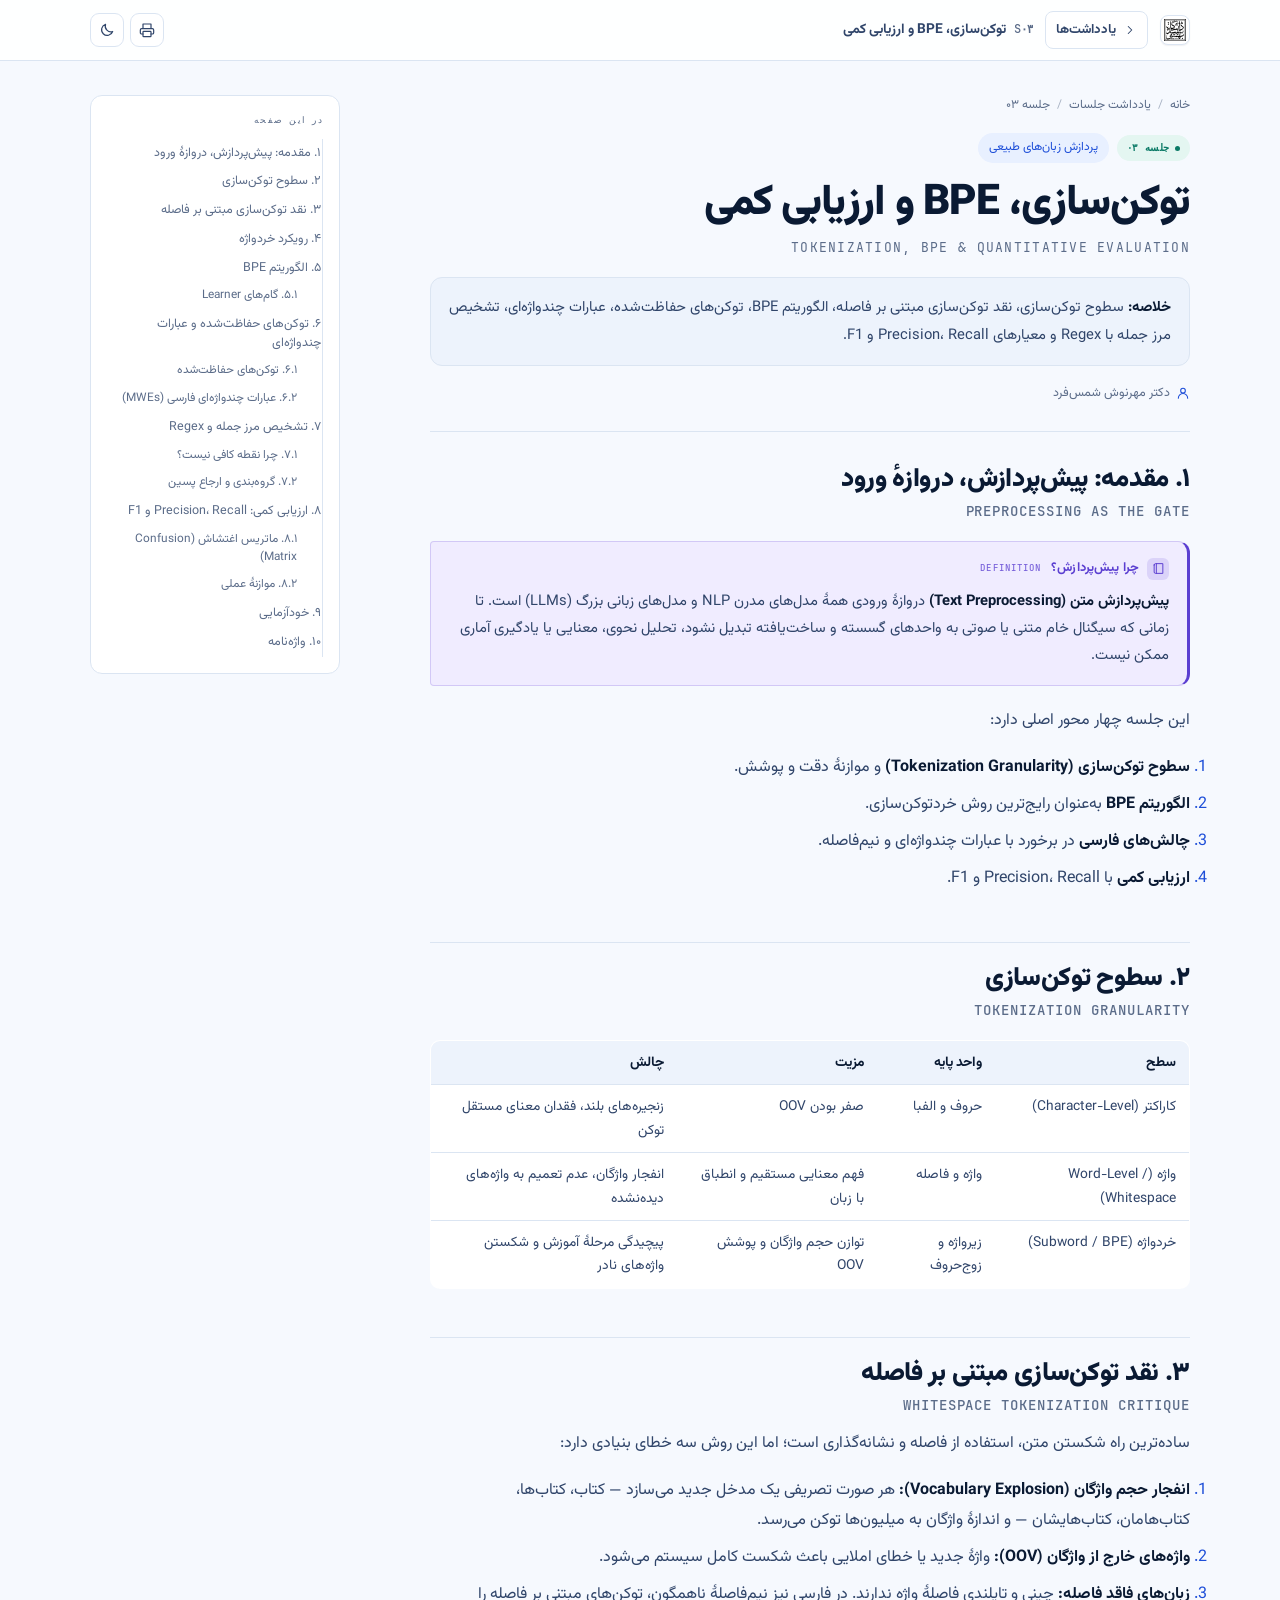
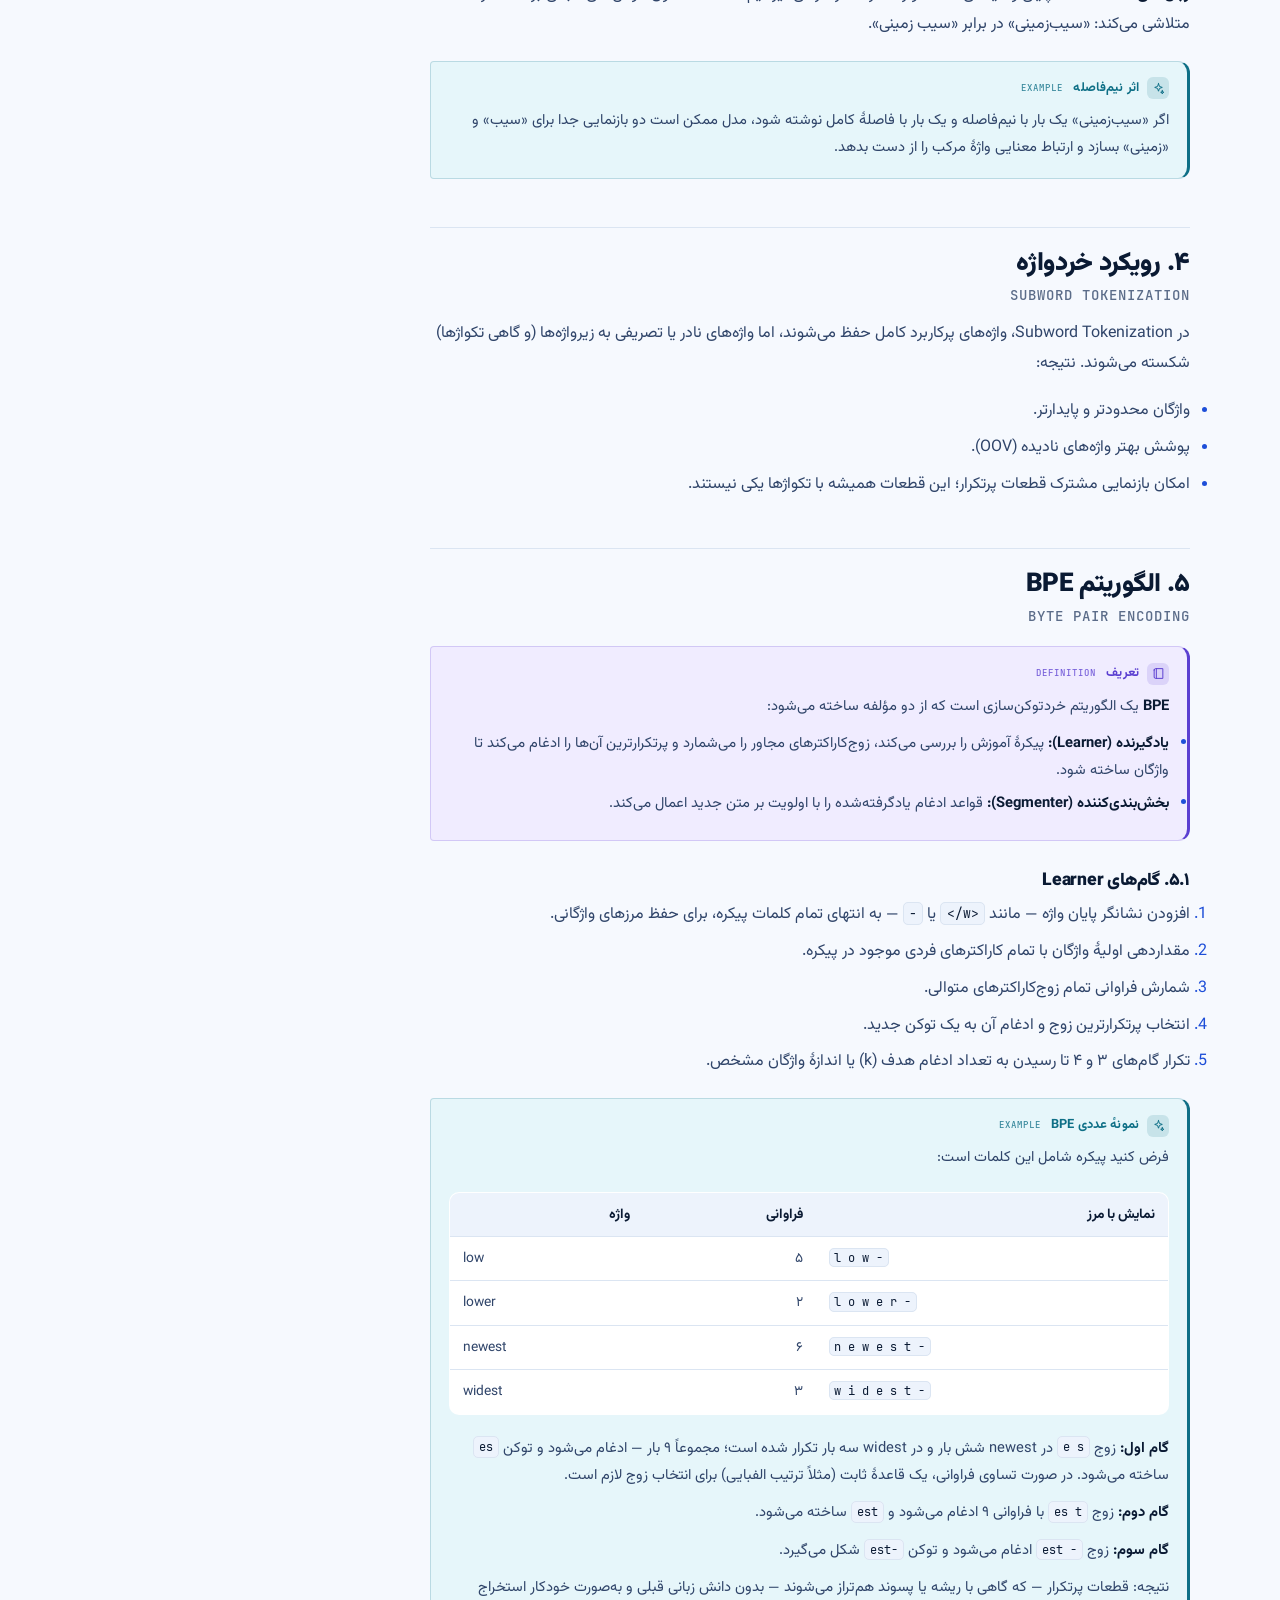
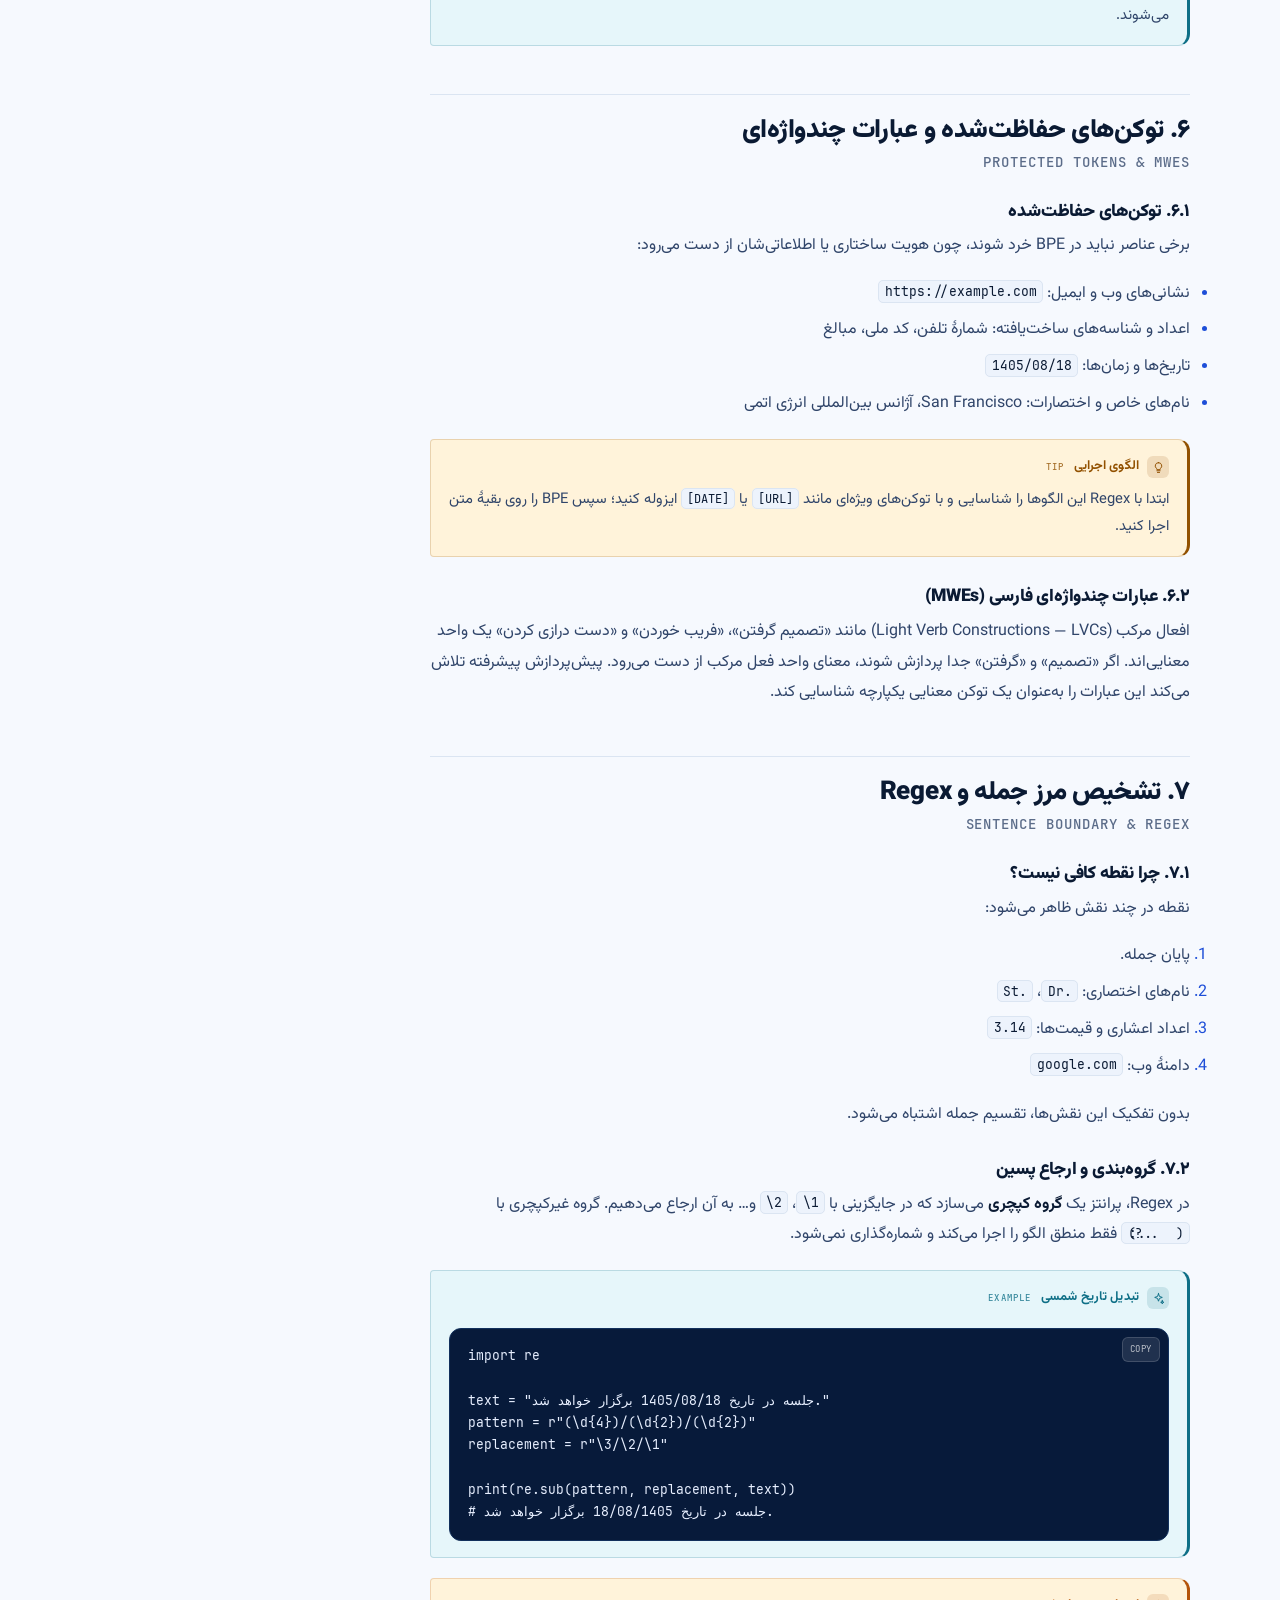
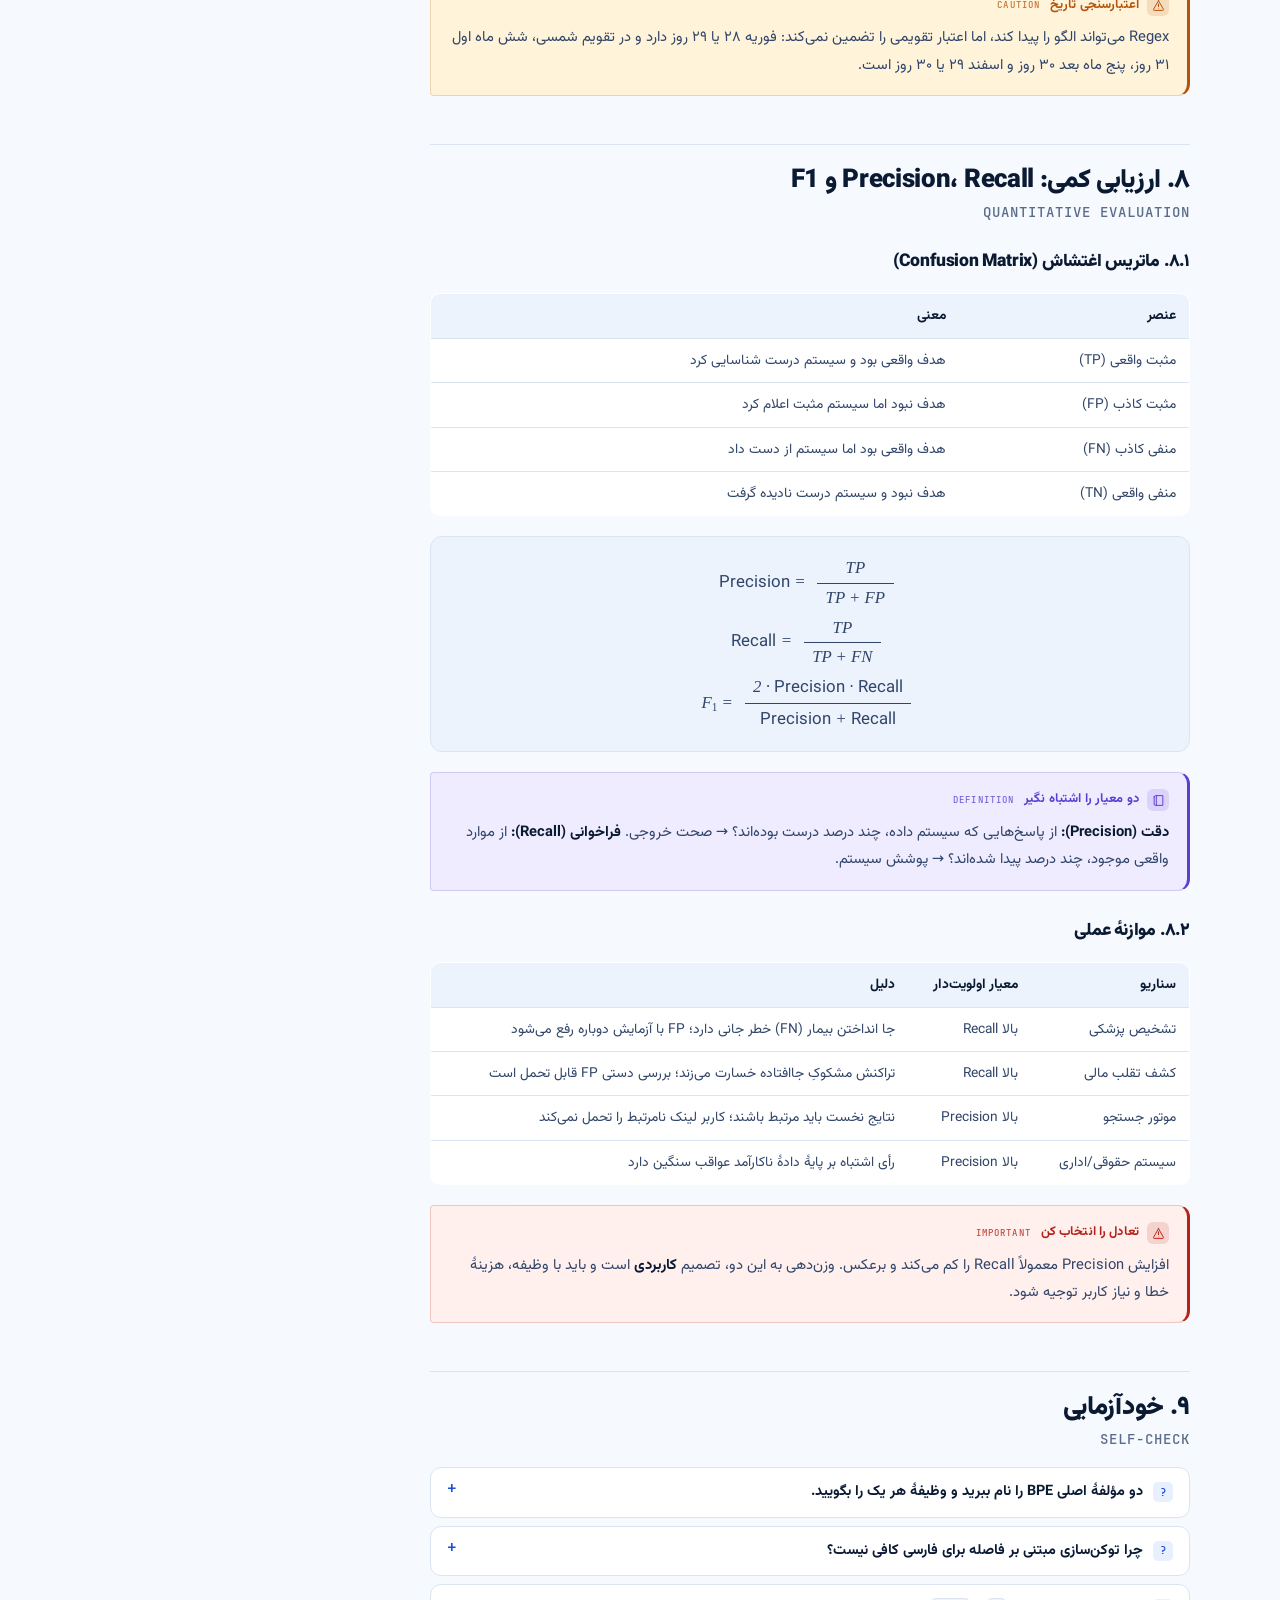
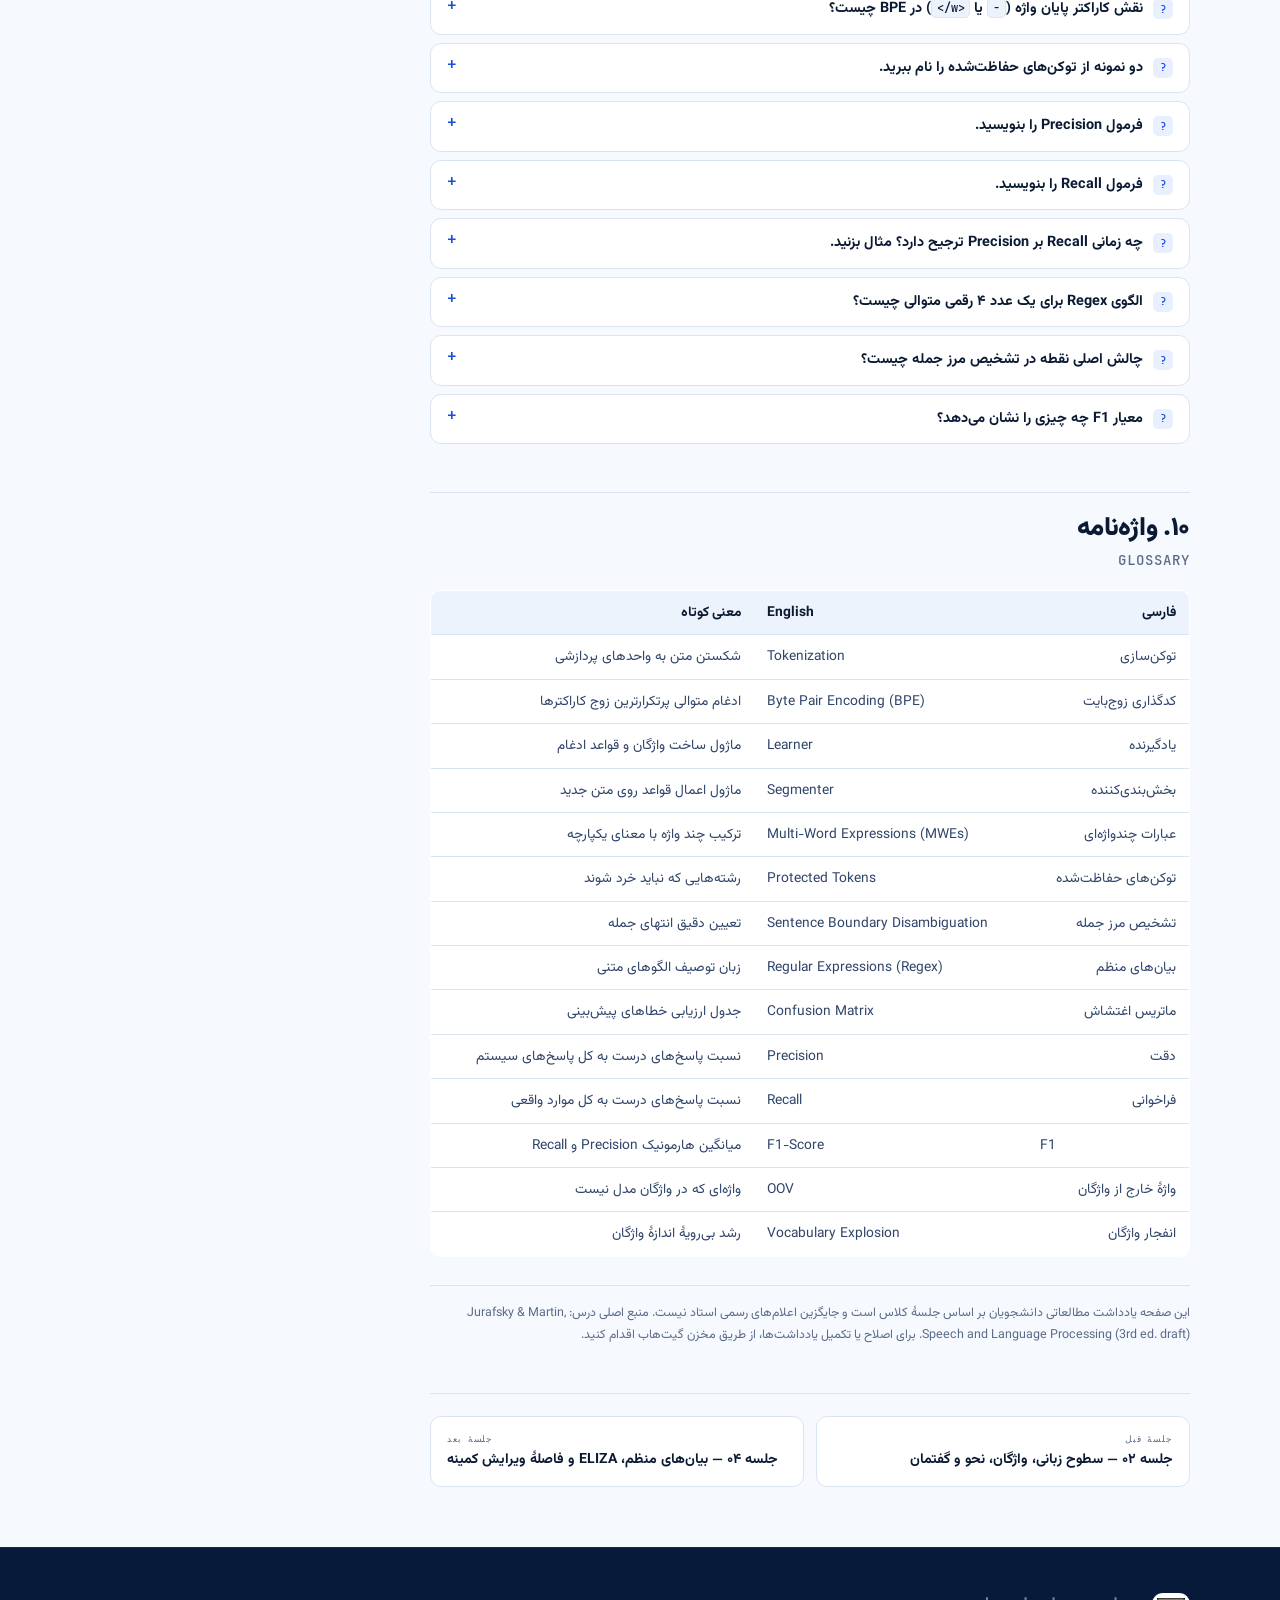
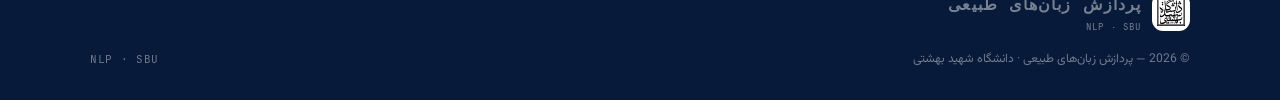
<file: sessions/session-03.html>
<!doctype html>
<html lang="fa" dir="rtl">
<head>
<meta charset="utf-8">
<meta name="viewport" content="width=device-width, initial-scale=1, viewport-fit=cover">
<title>توکن‌سازی، BPE و ارزیابی کمی — جلسه ۰۳ · پردازش زبان‌های طبیعی</title>
<meta name="description" content="سطوح توکن‌سازی، نقد توکن‌سازی مبتنی بر فاصله، الگوریتم BPE، توکن‌های حفاظت‌شده، عبارات چندواژه‌ای، تشخیص مرز جمله با Regex و معیارهای Precision، Recall و F1.">
<meta name="theme-color" content="#1d4ed8">
<script>(function(){try{var t=localStorage.getItem("nlp-theme");if(t==="light"||t==="dark")document.documentElement.setAttribute("data-theme",t);}catch(e){}})();</script>
<link rel="icon" href="../assets/img/sbu-logo-favicon.svg" type="image/svg+xml">
<link rel="stylesheet" href="../assets/css/site.css">
</head>
<body>
<a class="skip-link" href="#main">پرش به محتوای اصلی</a>
<div class="read-progress" data-read-progress aria-hidden="true"><span></span></div>

<header class="session-topbar">
  <div class="container inner">
    <span class="brand-logo brand-logo--sm" aria-hidden="true"><img src="../assets/img/sbu-logo.svg" alt=""></span>
    <a class="back" href="../notes.html"><svg viewBox="0 0 24 24" fill="none" stroke="currentColor" stroke-width="1.8" stroke-linecap="round" stroke-linejoin="round" aria-hidden="true"><path d="M9 18l6-6-6-6"/></svg><span>یادداشت‌ها</span></a>
    <div class="bar-title"><span class="mono">S۰۳</span>توکن‌سازی، BPE و ارزیابی کمی</div>
    <div class="actions">
      <button class="icon-btn" type="button" data-print aria-label="چاپ صفحه" title="چاپ صفحه"><svg viewBox="0 0 24 24" fill="none" stroke="currentColor" stroke-width="1.8" stroke-linecap="round" stroke-linejoin="round" aria-hidden="true"><path d="M6 9V3h12v6"/><path d="M6 18H4a2 2 0 0 1-2-2v-4a2 2 0 0 1 2-2h16a2 2 0 0 1 2 2v4a2 2 0 0 1-2 2h-2"/><rect x="6" y="14" width="12" height="8" rx="1"/></svg></button>
      <button class="icon-btn" type="button" data-theme-toggle aria-label="تغییر پوسته" title="تغییر پوسته"><svg data-icon-moon viewBox="0 0 24 24" fill="none" stroke="currentColor" stroke-width="1.8" stroke-linecap="round" stroke-linejoin="round" aria-hidden="true"><path d="M20.5 14.2A8.5 8.5 0 0 1 9.8 3.5 8.5 8.5 0 1 0 20.5 14.2Z"/></svg><svg data-icon-sun viewBox="0 0 24 24" fill="none" stroke="currentColor" stroke-width="1.8" stroke-linecap="round" aria-hidden="true" style="display:none"><circle cx="12" cy="12" r="4"/><path d="M12 2v2M12 20v2M4.9 4.9l1.4 1.4M17.7 17.7l1.4 1.4M2 12h2M20 12h2M4.9 19.1l1.4-1.4M17.7 6.3l1.4-1.4"/></svg></button>
    </div>
  </div>
</header>

<main id="main" class="container">
  <div class="session-layout">
    <article class="session-main">
      <header class="session-hero">
        <nav class="breadcrumb" aria-label="مسیر">
          <a href="../index.html">خانه</a><span class="sep">/</span>
          <a href="../notes.html">یادداشت جلسات</a><span class="sep">/</span>
          <span>جلسه ۰۳</span>
        </nav>
        <div class="session-kicker">
          <span class="badge badge--live">جلسه ۰۳</span>
          <span class="tag tag--brand">پردازش زبان‌های طبیعی</span>
        </div>
        <h1>توکن‌سازی، BPE و ارزیابی کمی</h1>
        <div class="h1-en" dir="ltr">Tokenization, BPE &amp; Quantitative Evaluation</div>
        <div class="session-summary"><strong>خلاصه: </strong>سطوح توکن‌سازی، نقد توکن‌سازی مبتنی بر فاصله، الگوریتم BPE، توکن‌های حفاظت‌شده، عبارات چندواژه‌ای، تشخیص مرز جمله با Regex و معیارهای Precision، Recall و F1.</div>
        <div class="session-meta"><span><svg viewBox="0 0 24 24" fill="none" stroke="currentColor" stroke-width="1.8" stroke-linecap="round" stroke-linejoin="round" aria-hidden="true"><circle cx="12" cy="8" r="4"/><path d="M4 21a8 8 0 0 1 16 0"/></svg><span>دکتر مهرنوش شمس‌فرد</span></span></div>
      </header>

      <details class="toc-mobile"><summary>فهرست مطالب</summary><ol><li><a href="#۱-مقدمه-پیش-پردازش-دروازه-ورود-preprocessing-as-the-gate">۱. مقدمه: پیش‌پردازش، دروازهٔ ورود</a></li>
<li><a href="#۲-سطوح-توکن-سازی-tokenization-granularity">۲. سطوح توکن‌سازی</a></li>
<li><a href="#۳-نقد-توکن-سازی-مبتنی-بر-فاصله-whitespace-tokenization-critique">۳. نقد توکن‌سازی مبتنی بر فاصله</a></li>
<li><a href="#۴-رویکرد-خردواژه-subword-tokenization">۴. رویکرد خردواژه</a></li>
<li><a href="#۵-الگوریتم-bpe-byte-pair-encoding">۵. الگوریتم BPE</a></li>
<li class="toc-sub"><a href="#۵-۱-گام-های-learner">۵.۱. گام‌های Learner</a></li>
<li><a href="#۶-توکن-های-حفاظت-شده-و-عبارات-چندواژه-ای-protected-tokens-mwes">۶. توکن‌های حفاظت‌شده و عبارات چندواژه‌ای</a></li>
<li class="toc-sub"><a href="#۶-۱-توکن-های-حفاظت-شده">۶.۱. توکن‌های حفاظت‌شده</a></li>
<li class="toc-sub"><a href="#۶-۲-عبارات-چندواژه-ای-فارسی-mwes">۶.۲. عبارات چندواژه‌ای فارسی (MWEs)</a></li>
<li><a href="#۷-تشخیص-مرز-جمله-و-regex-sentence-boundary-regex">۷. تشخیص مرز جمله و Regex</a></li>
<li class="toc-sub"><a href="#۷-۱-چرا-نقطه-کافی-نیست">۷.۱. چرا نقطه کافی نیست؟</a></li>
<li class="toc-sub"><a href="#۷-۲-گروه-بندی-و-ارجاع-پسین">۷.۲. گروه‌بندی و ارجاع پسین</a></li>
<li><a href="#۸-ارزیابی-کمی-precision-recall-و-f1-quantitative-evaluation">۸. ارزیابی کمی: Precision، Recall و F1</a></li>
<li class="toc-sub"><a href="#۸-۱-ماتریس-اغتشاش-confusion-matrix">۸.۱. ماتریس اغتشاش (Confusion Matrix)</a></li>
<li class="toc-sub"><a href="#۸-۲-موازنه-عملی">۸.۲. موازنهٔ عملی</a></li>
<li><a href="#۹-خودآزمایی-self-check">۹. خودآزمایی</a></li>
<li><a href="#۱۰-واژه-نامه-glossary">۱۰. واژه‌نامه</a></li></ol></details>

      <div class="prose">
<h2 id="۱-مقدمه-پیش-پردازش-دروازه-ورود-preprocessing-as-the-gate" dir="rtl" lang="fa">۱. مقدمه: پیش‌پردازش، دروازهٔ ورود<span class="h-en" dir="ltr">Preprocessing as the Gate</span></h2>
<div class="callout callout--definition"><div class="callout-head"><span class="co-icon"><svg viewBox="0 0 24 24" fill="none" stroke="currentColor" stroke-width="1.8" stroke-linecap="round" stroke-linejoin="round" aria-hidden="true"><path d="M4 5.5A2.5 2.5 0 0 1 6.5 3H20v18H6.5A2.5 2.5 0 0 1 4 18.5v-13Z"/><path d="M8 3v18"/></svg></span><span>چرا پیش‌پردازش؟</span><span class="co-label">Definition</span></div><div class="callout-body"><p dir="rtl" lang="fa"><strong>پیش‌پردازش متن (Text Preprocessing)</strong> دروازهٔ ورودی همهٔ مدل‌های مدرن NLP و مدل‌های زبانی بزرگ (LLMs) است. تا زمانی که سیگنال خام متنی یا صوتی به واحدهای گسسته و ساخت‌یافته تبدیل نشود، تحلیل نحوی، معنایی یا یادگیری آماری ممکن نیست.</p></div></div>
<p dir="rtl" lang="fa">این جلسه چهار محور اصلی دارد:</p>
<ol dir="auto"><li dir="rtl" lang="fa"><strong>سطوح توکن‌سازی (Tokenization Granularity)</strong> و موازنهٔ دقت و پوشش.</li><li dir="rtl" lang="fa"><strong>الگوریتم BPE</strong> به‌عنوان رایج‌ترین روش خردتوکن‌سازی.</li><li dir="rtl" lang="fa"><strong>چالش‌های فارسی</strong> در برخورد با عبارات چندواژه‌ای و نیم‌فاصله.</li><li dir="auto"><strong>ارزیابی کمی</strong> با Precision، Recall و F1.</li></ol>
<h2 id="۲-سطوح-توکن-سازی-tokenization-granularity" dir="auto">۲. سطوح توکن‌سازی<span class="h-en" dir="ltr">Tokenization Granularity</span></h2>
<div class="table-scroll"><table dir="rtl" lang="fa"><thead><tr><th dir="rtl" lang="fa">سطح</th><th dir="rtl" lang="fa">واحد پایه</th><th dir="rtl" lang="fa">مزیت</th><th dir="rtl" lang="fa">چالش</th></tr></thead><tbody><tr><td dir="auto">کاراکتر (Character-Level)</td><td dir="rtl" lang="fa">حروف و الفبا</td><td dir="rtl" lang="fa">صفر بودن OOV</td><td dir="rtl" lang="fa">زنجیره‌های بلند، فقدان معنای مستقل توکن</td></tr><tr><td dir="auto">واژه (Word-Level / Whitespace)</td><td dir="rtl" lang="fa">واژه و فاصله</td><td dir="rtl" lang="fa">فهم معنایی مستقیم و انطباق با زبان</td><td dir="rtl" lang="fa">انفجار واژگان، عدم تعمیم به واژه‌های دیده‌نشده</td></tr><tr><td dir="auto">خردواژه (Subword / BPE)</td><td dir="rtl" lang="fa">زیرواژه و زوج‌حروف</td><td dir="rtl" lang="fa">توازن حجم واژگان و پوشش OOV</td><td dir="rtl" lang="fa">پیچیدگی مرحلهٔ آموزش و شکستن واژه‌های نادر</td></tr></tbody></table></div>
<h2 id="۳-نقد-توکن-سازی-مبتنی-بر-فاصله-whitespace-tokenization-critique" dir="auto">۳. نقد توکن‌سازی مبتنی بر فاصله<span class="h-en" dir="ltr">Whitespace Tokenization Critique</span></h2>
<p dir="rtl" lang="fa">ساده‌ترین راه شکستن متن، استفاده از فاصله و نشانه‌گذاری است؛ اما این روش سه خطای بنیادی دارد:</p>
<ol dir="auto"><li dir="rtl" lang="fa"><strong>انفجار حجم واژگان (Vocabulary Explosion):</strong> هر صورت تصریفی یک مدخل جدید می‌سازد — کتاب، کتاب‌ها، کتاب‌هامان، کتاب‌هایشان — و اندازهٔ واژگان به میلیون‌ها توکن می‌رسد.</li><li dir="rtl" lang="fa"><strong>واژه‌های خارج از واژگان (OOV):</strong> واژهٔ جدید یا خطای املایی باعث شکست کامل سیستم می‌شود.</li><li dir="rtl" lang="fa"><strong>زبان‌های فاقد فاصله:</strong> چینی و تایلندی فاصلهٔ واژه ندارند. در فارسی نیز نیم‌فاصلهٔ ناهمگون، توکن‌های مبتنی بر فاصله را متلاشی می‌کند: «سیب‌زمینی» در برابر «سیب زمینی».</li></ol>
<div class="callout callout--example"><div class="callout-head"><span class="co-icon"><svg viewBox="0 0 24 24" fill="none" stroke="currentColor" stroke-width="1.8" stroke-linecap="round" stroke-linejoin="round" aria-hidden="true"><path d="m12 3 1.8 5.2L19 10l-5.2 1.8L12 17l-1.8-5.2L5 10l5.2-1.8L12 3Z"/><path d="m19 16 .7 2.3L22 19l-2.3.7L19 22l-.7-2.3L16 19l2.3-.7L19 16Z"/></svg></span><span>اثر نیم‌فاصله</span><span class="co-label">Example</span></div><div class="callout-body"><p dir="rtl" lang="fa">اگر «سیب‌زمینی» یک بار با نیم‌فاصله و یک بار با فاصلهٔ کامل نوشته شود، مدل ممکن است دو بازنمایی جدا برای «سیب» و «زمینی» بسازد و ارتباط معنایی واژهٔ مرکب را از دست بدهد.</p></div></div>
<h2 id="۴-رویکرد-خردواژه-subword-tokenization" dir="auto">۴. رویکرد خردواژه<span class="h-en" dir="ltr">Subword Tokenization</span></h2>
<p dir="rtl" lang="fa">در Subword Tokenization، واژه‌های پرکاربرد کامل حفظ می‌شوند، اما واژه‌های نادر یا تصریفی به زیرواژه‌ها (و گاهی تکواژها) شکسته می‌شوند. نتیجه:</p>
<ul dir="auto"><li dir="rtl" lang="fa">واژگان محدودتر و پایدارتر.</li><li dir="rtl" lang="fa">پوشش بهتر واژه‌های نادیده (OOV).</li><li dir="rtl" lang="fa">امکان بازنمایی مشترک قطعات پرتکرار؛ این قطعات همیشه با تکواژها یکی نیستند.</li></ul>
<h2 id="۵-الگوریتم-bpe-byte-pair-encoding" dir="auto">۵. الگوریتم BPE<span class="h-en" dir="ltr">Byte Pair Encoding</span></h2>
<div class="callout callout--definition"><div class="callout-head"><span class="co-icon"><svg viewBox="0 0 24 24" fill="none" stroke="currentColor" stroke-width="1.8" stroke-linecap="round" stroke-linejoin="round" aria-hidden="true"><path d="M4 5.5A2.5 2.5 0 0 1 6.5 3H20v18H6.5A2.5 2.5 0 0 1 4 18.5v-13Z"/><path d="M8 3v18"/></svg></span><span>تعریف</span><span class="co-label">Definition</span></div><div class="callout-body"><p dir="rtl" lang="fa"><strong>BPE</strong> یک الگوریتم خردتوکن‌سازی است که از دو مؤلفه ساخته می‌شود:</p>
<ul dir="auto"><li dir="rtl" lang="fa"><strong>یادگیرنده (Learner):</strong> پیکرهٔ آموزش را بررسی می‌کند، زوج‌کاراکترهای مجاور را می‌شمارد و پرتکرارترین آن‌ها را ادغام می‌کند تا واژگان ساخته شود.</li><li dir="rtl" lang="fa"><strong>بخش‌بندی‌کننده (Segmenter):</strong> قواعد ادغام یادگرفته‌شده را با اولویت بر متن جدید اعمال می‌کند.</li></ul></div></div>
<h3 id="۵-۱-گام-های-learner" dir="rtl" lang="fa">۵.۱. گام‌های Learner</h3>
<ol dir="auto"><li dir="rtl" lang="fa">افزودن نشانگر پایان واژه — مانند <code>&lt;/w&gt;</code> یا <code>-</code> — به انتهای تمام کلمات پیکره، برای حفظ مرزهای واژگانی.</li><li dir="rtl" lang="fa">مقداردهی اولیهٔ واژگان با تمام کاراکترهای فردی موجود در پیکره.</li><li dir="rtl" lang="fa">شمارش فراوانی تمام زوج‌کاراکترهای متوالی.</li><li dir="rtl" lang="fa">انتخاب پرتکرارترین زوج و ادغام آن به یک توکن جدید.</li><li dir="rtl" lang="fa">تکرار گام‌های ۳ و ۴ تا رسیدن به تعداد ادغام هدف (k) یا اندازهٔ واژگان مشخص.</li></ol>
<div class="callout callout--example"><div class="callout-head"><span class="co-icon"><svg viewBox="0 0 24 24" fill="none" stroke="currentColor" stroke-width="1.8" stroke-linecap="round" stroke-linejoin="round" aria-hidden="true"><path d="m12 3 1.8 5.2L19 10l-5.2 1.8L12 17l-1.8-5.2L5 10l5.2-1.8L12 3Z"/><path d="m19 16 .7 2.3L22 19l-2.3.7L19 22l-.7-2.3L16 19l2.3-.7L19 16Z"/></svg></span><span>نمونهٔ عددی BPE</span><span class="co-label">Example</span></div><div class="callout-body"><p dir="rtl" lang="fa">فرض کنید پیکره شامل این کلمات است:</p>
<div class="table-scroll"><table dir="auto"><thead><tr><th dir="rtl" lang="fa">واژه</th><th dir="rtl" lang="fa">فراوانی</th><th dir="rtl" lang="fa">نمایش با مرز</th></tr></thead><tbody><tr><td dir="ltr" lang="en">low</td><td dir="rtl" lang="fa">۵</td><td dir="ltr" lang="en"><code>l o w -</code></td></tr><tr><td dir="ltr" lang="en">lower</td><td dir="rtl" lang="fa">۲</td><td dir="ltr" lang="en"><code>l o w e r -</code></td></tr><tr><td dir="ltr" lang="en">newest</td><td dir="rtl" lang="fa">۶</td><td dir="ltr" lang="en"><code>n e w e s t -</code></td></tr><tr><td dir="ltr" lang="en">widest</td><td dir="rtl" lang="fa">۳</td><td dir="ltr" lang="en"><code>w i d e s t -</code></td></tr></tbody></table></div>
<p dir="rtl" lang="fa"><strong>گام اول:</strong> زوج <code>e s</code> در newest شش بار و در widest سه بار تکرار شده است؛ مجموعاً ۹ بار — ادغام می‌شود و توکن <code>es</code> ساخته می‌شود. در صورت تساوی فراوانی، یک قاعدهٔ ثابت (مثلاً ترتیب الفبایی) برای انتخاب زوج لازم است.</p>
<p dir="rtl" lang="fa"><strong>گام دوم:</strong> زوج <code>es t</code> با فراوانی ۹ ادغام می‌شود و <code>est</code> ساخته می‌شود.</p>
<p dir="rtl" lang="fa"><strong>گام سوم:</strong> زوج <code>est -</code> ادغام می‌شود و توکن <code>est-</code> شکل می‌گیرد.</p>
<p dir="rtl" lang="fa">نتیجه: قطعات پرتکرار — که گاهی با ریشه یا پسوند هم‌تراز می‌شوند — بدون دانش زبانی قبلی و به‌صورت خودکار استخراج می‌شوند.</p></div></div>
<h2 id="۶-توکن-های-حفاظت-شده-و-عبارات-چندواژه-ای-protected-tokens-mwes" dir="rtl" lang="fa">۶. توکن‌های حفاظت‌شده و عبارات چندواژه‌ای<span class="h-en" dir="ltr">Protected Tokens &amp; MWEs</span></h2>
<h3 id="۶-۱-توکن-های-حفاظت-شده" dir="rtl" lang="fa">۶.۱. توکن‌های حفاظت‌شده</h3>
<p dir="rtl" lang="fa">برخی عناصر نباید در BPE خرد شوند، چون هویت ساختاری یا اطلاعاتی‌شان از دست می‌رود:</p>
<ul dir="auto"><li dir="rtl" lang="fa">نشانی‌های وب و ایمیل: <code>https://example.com</code></li><li dir="rtl" lang="fa">اعداد و شناسه‌های ساخت‌یافته: شمارهٔ تلفن، کد ملی، مبالغ</li><li dir="rtl" lang="fa">تاریخ‌ها و زمان‌ها: <code>1405/08/18</code></li><li dir="rtl" lang="fa">نام‌های خاص و اختصارات: San Francisco، آژانس بین‌المللی انرژی اتمی</li></ul>
<div class="callout callout--tip"><div class="callout-head"><span class="co-icon"><svg viewBox="0 0 24 24" fill="none" stroke="currentColor" stroke-width="1.8" stroke-linecap="round" stroke-linejoin="round" aria-hidden="true"><path d="M9 18h6"/><path d="M10 21h4"/><path d="M12 3a6 6 0 0 0-3.6 10.8c.4.3.6.7.6 1.2V16h6v-1c0-.5.2-.9.6-1.2A6 6 0 0 0 12 3Z"/></svg></span><span>الگوی اجرایی</span><span class="co-label">Tip</span></div><div class="callout-body"><p dir="rtl" lang="fa">ابتدا با Regex این الگوها را شناسایی و با توکن‌های ویژه‌ای مانند <code>[URL]</code> یا <code>[DATE]</code> ایزوله کنید؛ سپس BPE را روی بقیهٔ متن اجرا کنید.</p></div></div>
<h3 id="۶-۲-عبارات-چندواژه-ای-فارسی-mwes" dir="rtl" lang="fa">۶.۲. عبارات چندواژه‌ای فارسی (MWEs)</h3>
<p dir="rtl" lang="fa">افعال مرکب (Light Verb Constructions — LVCs) مانند «تصمیم گرفتن»، «فریب خوردن» و «دست درازی کردن» یک واحد معنایی‌اند. اگر «تصمیم» و «گرفتن» جدا پردازش شوند، معنای واحد فعل مرکب از دست می‌رود. پیش‌پردازش پیشرفته تلاش می‌کند این عبارات را به‌عنوان یک توکن معنایی یکپارچه شناسایی کند.</p>
<h2 id="۷-تشخیص-مرز-جمله-و-regex-sentence-boundary-regex" dir="auto">۷. تشخیص مرز جمله و Regex<span class="h-en" dir="ltr">Sentence Boundary &amp; Regex</span></h2>
<h3 id="۷-۱-چرا-نقطه-کافی-نیست" dir="rtl" lang="fa">۷.۱. چرا نقطه کافی نیست؟</h3>
<p dir="rtl" lang="fa">نقطه در چند نقش ظاهر می‌شود:</p>
<ol dir="auto"><li dir="rtl" lang="fa">پایان جمله.</li><li dir="rtl" lang="fa">نام‌های اختصاری: <code>Dr.</code>، <code>St.</code></li><li dir="rtl" lang="fa">اعداد اعشاری و قیمت‌ها: <code>3.14</code></li><li dir="auto">دامنهٔ وب: <code>google.com</code></li></ol>
<p dir="rtl" lang="fa">بدون تفکیک این نقش‌ها، تقسیم جمله اشتباه می‌شود.</p>
<h3 id="۷-۲-گروه-بندی-و-ارجاع-پسین" dir="rtl" lang="fa">۷.۲. گروه‌بندی و ارجاع پسین</h3>
<p dir="rtl" lang="fa">در Regex، پرانتز یک <strong>گروه کپچری</strong> می‌سازد که در جایگزینی با <code>\1</code>، <code>\2</code> و… به آن ارجاع می‌دهیم. گروه غیرکپچری با <code>(?:...)</code> فقط منطق الگو را اجرا می‌کند و شماره‌گذاری نمی‌شود.</p>
<div class="callout callout--example"><div class="callout-head"><span class="co-icon"><svg viewBox="0 0 24 24" fill="none" stroke="currentColor" stroke-width="1.8" stroke-linecap="round" stroke-linejoin="round" aria-hidden="true"><path d="m12 3 1.8 5.2L19 10l-5.2 1.8L12 17l-1.8-5.2L5 10l5.2-1.8L12 3Z"/><path d="m19 16 .7 2.3L22 19l-2.3.7L19 22l-.7-2.3L16 19l2.3-.7L19 16Z"/></svg></span><span>تبدیل تاریخ شمسی</span><span class="co-label">Example</span></div><div class="callout-body"><pre dir="auto"><code class="language-python">import re

text = &quot;جلسه در تاریخ 1405/08/18 برگزار خواهد شد.&quot;
pattern = r&quot;(\d{4})/(\d{2})/(\d{2})&quot;
replacement = r&quot;\3/\2/\1&quot;

print(re.sub(pattern, replacement, text))
# جلسه در تاریخ 18/08/1405 برگزار خواهد شد.</code></pre></div></div>
<div class="callout callout--warning"><div class="callout-head"><span class="co-icon"><svg viewBox="0 0 24 24" fill="none" stroke="currentColor" stroke-width="1.8" stroke-linecap="round" stroke-linejoin="round" aria-hidden="true"><path d="M12 3 2.8 19.2A1.2 1.2 0 0 0 3.9 21h16.2a1.2 1.2 0 0 0 1.1-1.8L12 3Z"/><path d="M12 9v5"/><circle cx="12" cy="17.4" r=".8" fill="currentColor" stroke="none"/></svg></span><span>اعتبارسنجی تاریخ</span><span class="co-label">Caution</span></div><div class="callout-body"><p dir="rtl" lang="fa">Regex می‌تواند الگو را پیدا کند، اما اعتبار تقویمی را تضمین نمی‌کند: فوریه ۲۸ یا ۲۹ روز دارد و در تقویم شمسی، شش ماه اول ۳۱ روز، پنج ماه بعد ۳۰ روز و اسفند ۲۹ یا ۳۰ روز است.</p></div></div>
<h2 id="۸-ارزیابی-کمی-precision-recall-و-f1-quantitative-evaluation" dir="auto">۸. ارزیابی کمی: Precision، Recall و F1<span class="h-en" dir="ltr">Quantitative Evaluation</span></h2>
<h3 id="۸-۱-ماتریس-اغتشاش-confusion-matrix" dir="auto">۸.۱. ماتریس اغتشاش (Confusion Matrix)</h3>
<div class="table-scroll"><table dir="rtl" lang="fa"><thead><tr><th dir="rtl" lang="fa">عنصر</th><th dir="rtl" lang="fa">معنی</th></tr></thead><tbody><tr><td dir="rtl" lang="fa">مثبت واقعی (TP)</td><td dir="rtl" lang="fa">هدف واقعی بود و سیستم درست شناسایی کرد</td></tr><tr><td dir="rtl" lang="fa">مثبت کاذب (FP)</td><td dir="rtl" lang="fa">هدف نبود اما سیستم مثبت اعلام کرد</td></tr><tr><td dir="rtl" lang="fa">منفی کاذب (FN)</td><td dir="rtl" lang="fa">هدف واقعی بود اما سیستم از دست داد</td></tr><tr><td dir="rtl" lang="fa">منفی واقعی (TN)</td><td dir="rtl" lang="fa">هدف نبود و سیستم درست نادیده گرفت</td></tr></tbody></table></div>
<div class="math-block" dir="ltr"><div class="math-row"><span class="math"><span class="m-text">Precision</span> = <span class="frac"><span class="frac-n">TP</span><span class="frac-d">TP + FP</span></span></span></div><div class="math-row"><span class="math"><span class="m-text">Recall</span> = <span class="frac"><span class="frac-n">TP</span><span class="frac-d">TP + FN</span></span></span></div><div class="math-row"><span class="math">F<sub>1</sub> = <span class="frac"><span class="frac-n">2 · <span class="m-text">Precision</span> · <span class="m-text">Recall</span></span><span class="frac-d"><span class="m-text">Precision</span> + <span class="m-text">Recall</span></span></span></span></div></div>
<div class="callout callout--definition"><div class="callout-head"><span class="co-icon"><svg viewBox="0 0 24 24" fill="none" stroke="currentColor" stroke-width="1.8" stroke-linecap="round" stroke-linejoin="round" aria-hidden="true"><path d="M4 5.5A2.5 2.5 0 0 1 6.5 3H20v18H6.5A2.5 2.5 0 0 1 4 18.5v-13Z"/><path d="M8 3v18"/></svg></span><span>دو معیار را اشتباه نگیر</span><span class="co-label">Definition</span></div><div class="callout-body"><p dir="rtl" lang="fa"><strong>دقت (Precision):</strong> از پاسخ‌هایی که سیستم داده، چند درصد درست بوده‌اند؟ → صحت خروجی. <strong>فراخوانی (Recall):</strong> از موارد واقعی موجود، چند درصد پیدا شده‌اند؟ → پوشش سیستم.</p></div></div>
<h3 id="۸-۲-موازنه-عملی" dir="rtl" lang="fa">۸.۲. موازنهٔ عملی</h3>
<div class="table-scroll"><table dir="rtl" lang="fa"><thead><tr><th dir="rtl" lang="fa">سناریو</th><th dir="rtl" lang="fa">معیار اولویت‌دار</th><th dir="rtl" lang="fa">دلیل</th></tr></thead><tbody><tr><td dir="rtl" lang="fa">تشخیص پزشکی</td><td dir="auto">Recall بالا</td><td dir="rtl" lang="fa">جا انداختن بیمار (FN) خطر جانی دارد؛ FP با آزمایش دوباره رفع می‌شود</td></tr><tr><td dir="rtl" lang="fa">کشف تقلب مالی</td><td dir="auto">Recall بالا</td><td dir="rtl" lang="fa">تراکنش مشکوکِ جاافتاده خسارت می‌زند؛ بررسی دستی FP قابل تحمل است</td></tr><tr><td dir="rtl" lang="fa">موتور جستجو</td><td dir="auto">Precision بالا</td><td dir="rtl" lang="fa">نتایج نخست باید مرتبط باشند؛ کاربر لینک نامرتبط را تحمل نمی‌کند</td></tr><tr><td dir="rtl" lang="fa">سیستم حقوقی/اداری</td><td dir="auto">Precision بالا</td><td dir="rtl" lang="fa">رأی اشتباه بر پایهٔ دادهٔ ناکارآمد عواقب سنگین دارد</td></tr></tbody></table></div>
<div class="callout callout--important"><div class="callout-head"><span class="co-icon"><svg viewBox="0 0 24 24" fill="none" stroke="currentColor" stroke-width="1.8" stroke-linecap="round" stroke-linejoin="round" aria-hidden="true"><path d="M12 3 2.8 19.2A1.2 1.2 0 0 0 3.9 21h16.2a1.2 1.2 0 0 0 1.1-1.8L12 3Z"/><path d="M12 9v5"/><circle cx="12" cy="17.4" r=".8" fill="currentColor" stroke="none"/></svg></span><span>تعادل را انتخاب کن</span><span class="co-label">Important</span></div><div class="callout-body"><p dir="rtl" lang="fa">افزایش Precision معمولاً Recall را کم می‌کند و برعکس. وزن‌دهی به این دو، تصمیم <strong>کاربردی</strong> است و باید با وظیفه، هزینهٔ خطا و نیاز کاربر توجیه شود.</p></div></div>
<h2 id="۹-خودآزمایی-self-check" dir="rtl" lang="fa">۹. خودآزمایی<span class="h-en" dir="ltr">Self-Check</span></h2>
<div class="qa-list">
<details class="qa"><summary><span>دو مؤلفهٔ اصلی BPE را نام ببرید و وظیفهٔ هر یک را بگویید.</span></summary><div class="qa-a" dir="rtl" lang="fa">Learner واژگان و قواعد ادغام را از پیکرهٔ آموزش می‌سازد؛ Segmenter همان قواعد را روی متن جدید اعمال می‌کند.</div></details>
<details class="qa"><summary><span>چرا توکن‌سازی مبتنی بر فاصله برای فارسی کافی نیست؟</span></summary><div class="qa-a" dir="rtl" lang="fa">نیم‌فاصله، افعال مرکب و تصریف‌های متعدد باعث شکستن نادرست واژه‌ها یا انفجار واژگان می‌شوند.</div></details>
<details class="qa"><summary><span>نقش کاراکتر پایان واژه (<code>-</code> یا <code>&lt;/w&gt;</code>) در BPE چیست؟</span></summary><div class="qa-a" dir="rtl" lang="fa">مرز انتهای واژه را حفظ می‌کند تا زوج کاراکتر پایان یک واژه با شروع واژهٔ بعدی ادغام نشود.</div></details>
<details class="qa"><summary><span>دو نمونه از توکن‌های حفاظت‌شده را نام ببرید.</span></summary><div class="qa-a" dir="rtl" lang="fa">نشانی وب (URL) و تاریخ ساخت‌یافته.</div></details>
<details class="qa"><summary><span>فرمول Precision را بنویسید.</span></summary><div class="qa-a" dir="ltr" lang="en"><span class="math"><span class="m-text">Precision</span> = <span class="frac"><span class="frac-n">TP</span><span class="frac-d">TP + FP</span></span></span></div></details>
<details class="qa"><summary><span>فرمول Recall را بنویسید.</span></summary><div class="qa-a" dir="ltr" lang="en"><span class="math"><span class="m-text">Recall</span> = <span class="frac"><span class="frac-n">TP</span><span class="frac-d">TP + FN</span></span></span></div></details>
<details class="qa"><summary><span>چه زمانی Recall بر Precision ترجیح دارد؟ مثال بزنید.</span></summary><div class="qa-a" dir="rtl" lang="fa">در تشخیص پزشکی یا کشف تقلب؛ چون جا انداختن مورد مثبت (FN) خسارت سنگین دارد.</div></details>
<details class="qa"><summary><span>الگوی Regex برای یک عدد ۴ رقمی متوالی چیست؟</span></summary><div class="qa-a" dir="rtl" lang="fa"><code>\d{4}</code> یا <code>[0-9]{4}</code>.</div></details>
<details class="qa"><summary><span>چالش اصلی نقطه در تشخیص مرز جمله چیست؟</span></summary><div class="qa-a" dir="rtl" lang="fa">نقطه هم پایان جمله است، هم نشان اختصاری، هم جداکنندهٔ اعشار و هم بخشی از دامنهٔ وب.</div></details>
<details class="qa"><summary><span>معیار F1 چه چیزی را نشان می‌دهد؟</span></summary><div class="qa-a" dir="rtl" lang="fa">میانگین هارمونیک Precision و Recall؛ تعادل صحت و پوشش مدل.</div></details>
</div>
<h2 id="۱۰-واژه-نامه-glossary" dir="rtl" lang="fa">۱۰. واژه‌نامه<span class="h-en" dir="ltr">Glossary</span></h2>
<div class="table-scroll"><table dir="rtl" lang="fa"><thead><tr><th dir="rtl" lang="fa">فارسی</th><th dir="ltr" lang="en">English</th><th dir="rtl" lang="fa">معنی کوتاه</th></tr></thead><tbody><tr><td dir="rtl" lang="fa">توکن‌سازی</td><td dir="ltr" lang="en">Tokenization</td><td dir="rtl" lang="fa">شکستن متن به واحدهای پردازشی</td></tr><tr><td dir="rtl" lang="fa">کدگذاری زوج‌بایت</td><td dir="ltr" lang="en">Byte Pair Encoding (BPE)</td><td dir="rtl" lang="fa">ادغام متوالی پرتکرارترین زوج کاراکترها</td></tr><tr><td dir="rtl" lang="fa">یادگیرنده</td><td dir="ltr" lang="en">Learner</td><td dir="rtl" lang="fa">ماژول ساخت واژگان و قواعد ادغام</td></tr><tr><td dir="rtl" lang="fa">بخش‌بندی‌کننده</td><td dir="ltr" lang="en">Segmenter</td><td dir="rtl" lang="fa">ماژول اعمال قواعد روی متن جدید</td></tr><tr><td dir="rtl" lang="fa">عبارات چندواژه‌ای</td><td dir="ltr" lang="en">Multi-Word Expressions (MWEs)</td><td dir="rtl" lang="fa">ترکیب چند واژه با معنای یکپارچه</td></tr><tr><td dir="rtl" lang="fa">توکن‌های حفاظت‌شده</td><td dir="ltr" lang="en">Protected Tokens</td><td dir="rtl" lang="fa">رشته‌هایی که نباید خرد شوند</td></tr><tr><td dir="rtl" lang="fa">تشخیص مرز جمله</td><td dir="ltr" lang="en">Sentence Boundary Disambiguation</td><td dir="rtl" lang="fa">تعیین دقیق انتهای جمله</td></tr><tr><td dir="rtl" lang="fa">بیان‌های منظم</td><td dir="ltr" lang="en">Regular Expressions (Regex)</td><td dir="rtl" lang="fa">زبان توصیف الگوهای متنی</td></tr><tr><td dir="rtl" lang="fa">ماتریس اغتشاش</td><td dir="ltr" lang="en">Confusion Matrix</td><td dir="rtl" lang="fa">جدول ارزیابی خطاهای پیش‌بینی</td></tr><tr><td dir="rtl" lang="fa">دقت</td><td dir="ltr" lang="en">Precision</td><td dir="rtl" lang="fa">نسبت پاسخ‌های درست به کل پاسخ‌های سیستم</td></tr><tr><td dir="rtl" lang="fa">فراخوانی</td><td dir="ltr" lang="en">Recall</td><td dir="rtl" lang="fa">نسبت پاسخ‌های درست به کل موارد واقعی</td></tr><tr><td dir="ltr" lang="en">F1</td><td dir="ltr" lang="en">F1-Score</td><td dir="rtl" lang="fa">میانگین هارمونیک Precision و Recall</td></tr><tr><td dir="rtl" lang="fa">واژهٔ خارج از واژگان</td><td dir="ltr" lang="en">OOV</td><td dir="rtl" lang="fa">واژه‌ای که در واژگان مدل نیست</td></tr><tr><td dir="rtl" lang="fa">انفجار واژگان</td><td dir="ltr" lang="en">Vocabulary Explosion</td><td dir="rtl" lang="fa">رشد بی‌رویهٔ اندازهٔ واژگان</td></tr></tbody></table></div>
      </div>

      <div class="session-foot-note">
        این صفحه یادداشت مطالعاتی دانشجویان بر اساس جلسهٔ کلاس است و جایگزین اعلام‌های رسمی استاد نیست.
        منبع اصلی درس: <span dir="ltr">Jurafsky &amp; Martin, Speech and Language Processing (3rd ed. draft)</span>.
        برای اصلاح یا تکمیل یادداشت‌ها، از طریق مخزن گیت‌هاب اقدام کنید.
      </div>

      <nav class="session-nav" aria-label="ناوبری جلسات">
        <a class="prev" href="session-02.html"><span class="sn-label">جلسهٔ قبل</span><span class="sn-title">جلسه ۰۲ — سطوح زبانی، واژگان، نحو و گفتمان</span></a>
        <a class="next" href="session-04.html"><span class="sn-label">جلسهٔ بعد</span><span class="sn-title">جلسه ۰۴ — بیان‌های منظم، ELIZA و فاصلهٔ ویرایش کمینه</span></a>
      </nav>
    </article>

    <aside class="toc" data-toc aria-label="فهرست مطالب">
      <div class="toc-title">در این صفحه</div>
      <ol><li><a href="#۱-مقدمه-پیش-پردازش-دروازه-ورود-preprocessing-as-the-gate">۱. مقدمه: پیش‌پردازش، دروازهٔ ورود</a></li>
<li><a href="#۲-سطوح-توکن-سازی-tokenization-granularity">۲. سطوح توکن‌سازی</a></li>
<li><a href="#۳-نقد-توکن-سازی-مبتنی-بر-فاصله-whitespace-tokenization-critique">۳. نقد توکن‌سازی مبتنی بر فاصله</a></li>
<li><a href="#۴-رویکرد-خردواژه-subword-tokenization">۴. رویکرد خردواژه</a></li>
<li><a href="#۵-الگوریتم-bpe-byte-pair-encoding">۵. الگوریتم BPE</a></li>
<li class="toc-sub"><a href="#۵-۱-گام-های-learner">۵.۱. گام‌های Learner</a></li>
<li><a href="#۶-توکن-های-حفاظت-شده-و-عبارات-چندواژه-ای-protected-tokens-mwes">۶. توکن‌های حفاظت‌شده و عبارات چندواژه‌ای</a></li>
<li class="toc-sub"><a href="#۶-۱-توکن-های-حفاظت-شده">۶.۱. توکن‌های حفاظت‌شده</a></li>
<li class="toc-sub"><a href="#۶-۲-عبارات-چندواژه-ای-فارسی-mwes">۶.۲. عبارات چندواژه‌ای فارسی (MWEs)</a></li>
<li><a href="#۷-تشخیص-مرز-جمله-و-regex-sentence-boundary-regex">۷. تشخیص مرز جمله و Regex</a></li>
<li class="toc-sub"><a href="#۷-۱-چرا-نقطه-کافی-نیست">۷.۱. چرا نقطه کافی نیست؟</a></li>
<li class="toc-sub"><a href="#۷-۲-گروه-بندی-و-ارجاع-پسین">۷.۲. گروه‌بندی و ارجاع پسین</a></li>
<li><a href="#۸-ارزیابی-کمی-precision-recall-و-f1-quantitative-evaluation">۸. ارزیابی کمی: Precision، Recall و F1</a></li>
<li class="toc-sub"><a href="#۸-۱-ماتریس-اغتشاش-confusion-matrix">۸.۱. ماتریس اغتشاش (Confusion Matrix)</a></li>
<li class="toc-sub"><a href="#۸-۲-موازنه-عملی">۸.۲. موازنهٔ عملی</a></li>
<li><a href="#۹-خودآزمایی-self-check">۹. خودآزمایی</a></li>
<li><a href="#۱۰-واژه-نامه-glossary">۱۰. واژه‌نامه</a></li></ol>
    </aside>
  </div>
</main>

<footer class="site-footer">
  <div class="container">
    <div class="footer-brand" style="margin-bottom:14px">
      <span class="brand-logo" aria-hidden="true"><img src="../assets/img/sbu-logo.svg" alt=""></span>
      <span><strong>پردازش زبان‌های طبیعی</strong><span>NLP · SBU</span></span>
    </div>
    <div class="footer-bottom" style="margin-top:0;border-top:0;padding-top:0">
      <span>© <span data-year>2026</span> — پردازش زبان‌های طبیعی · دانشگاه شهید بهشتی</span>
      <span class="mono">NLP · SBU</span>
    </div>
  </div>
</footer>
<script src="../assets/js/site.js" defer></script>
</body>
</html>
</file>
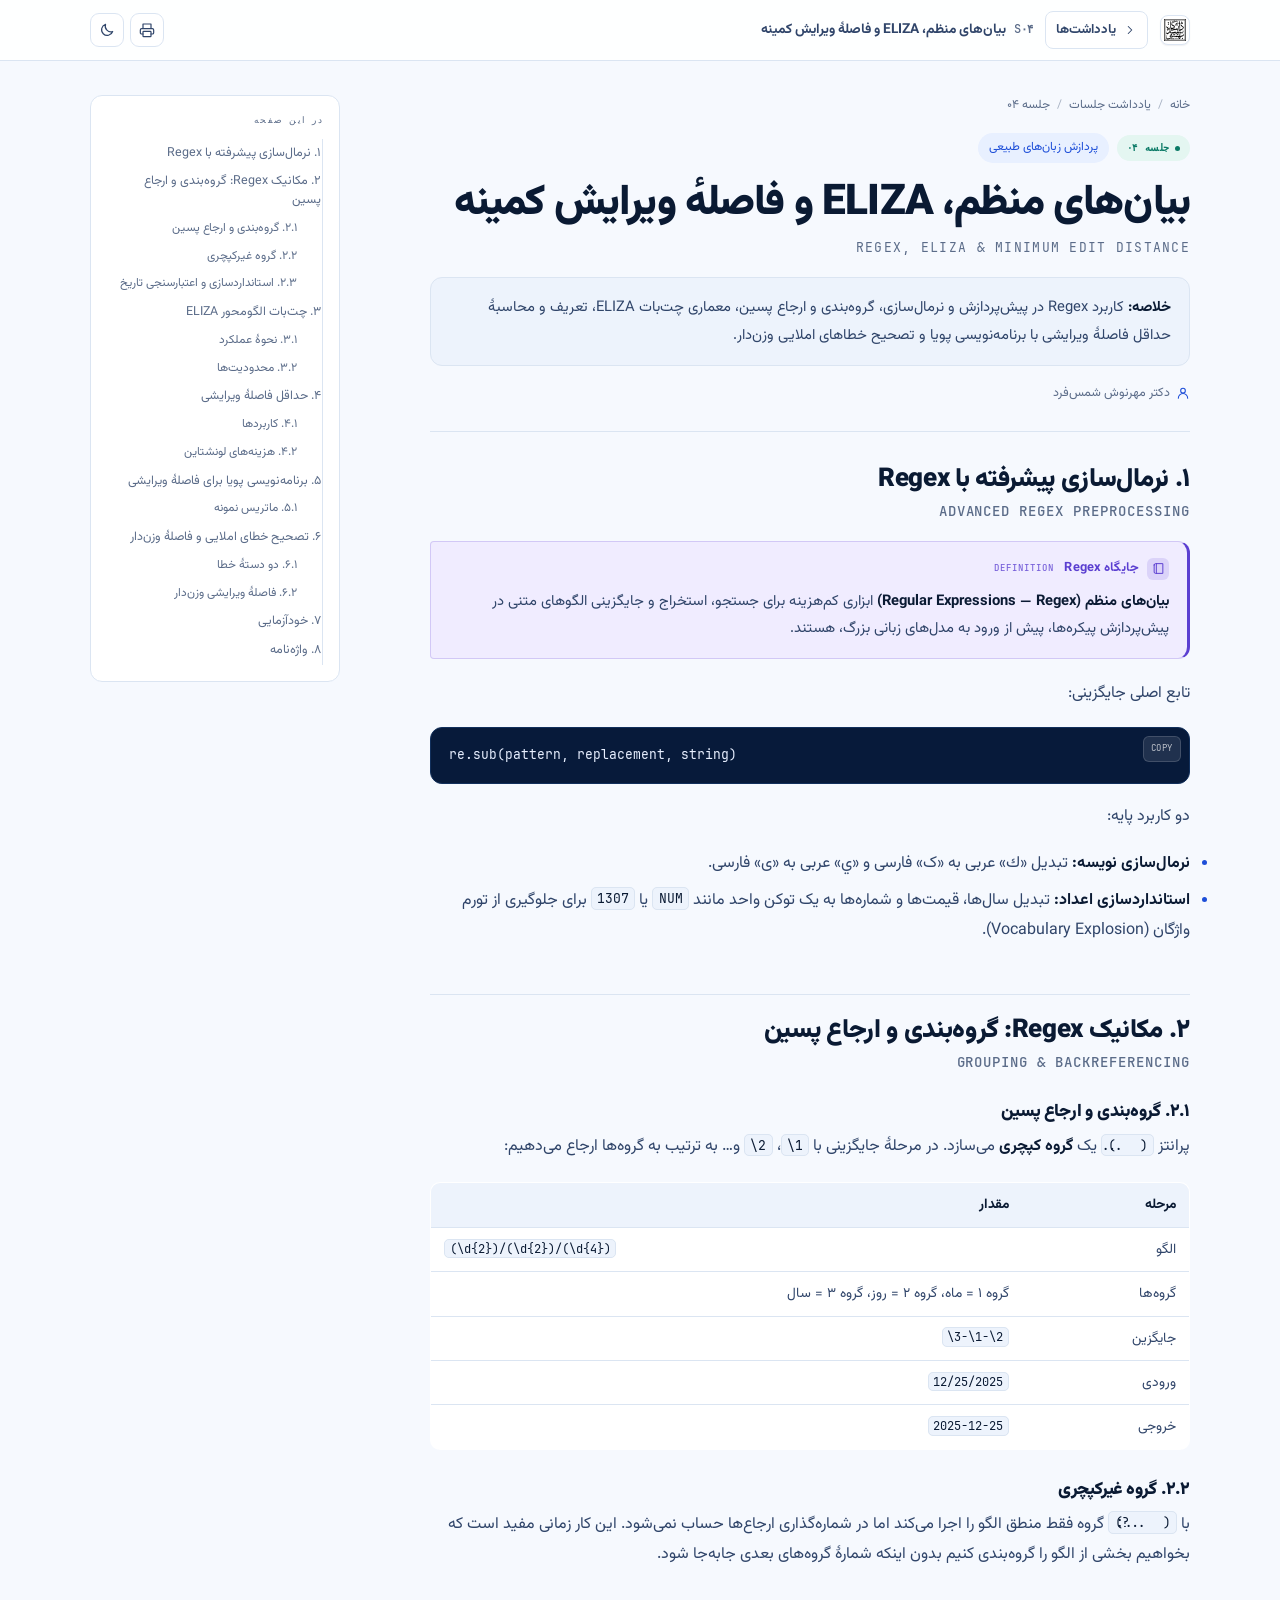
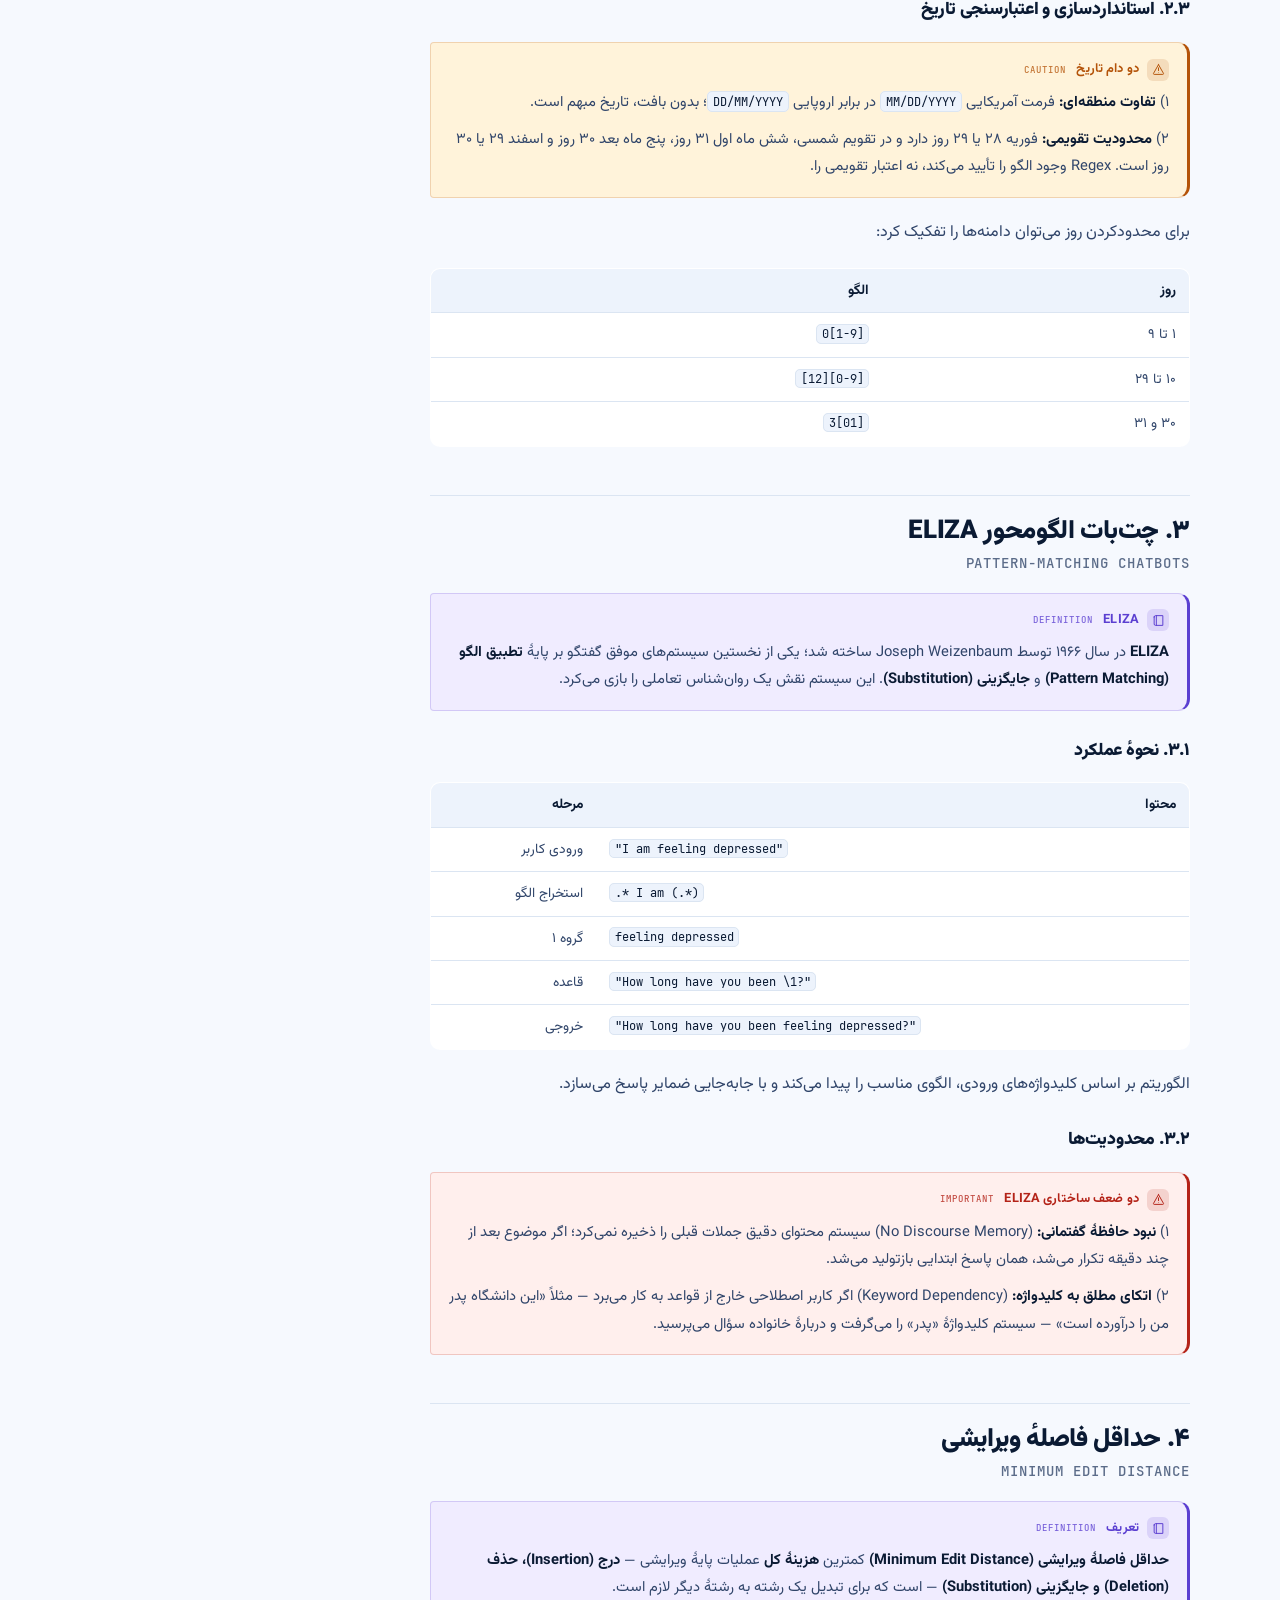
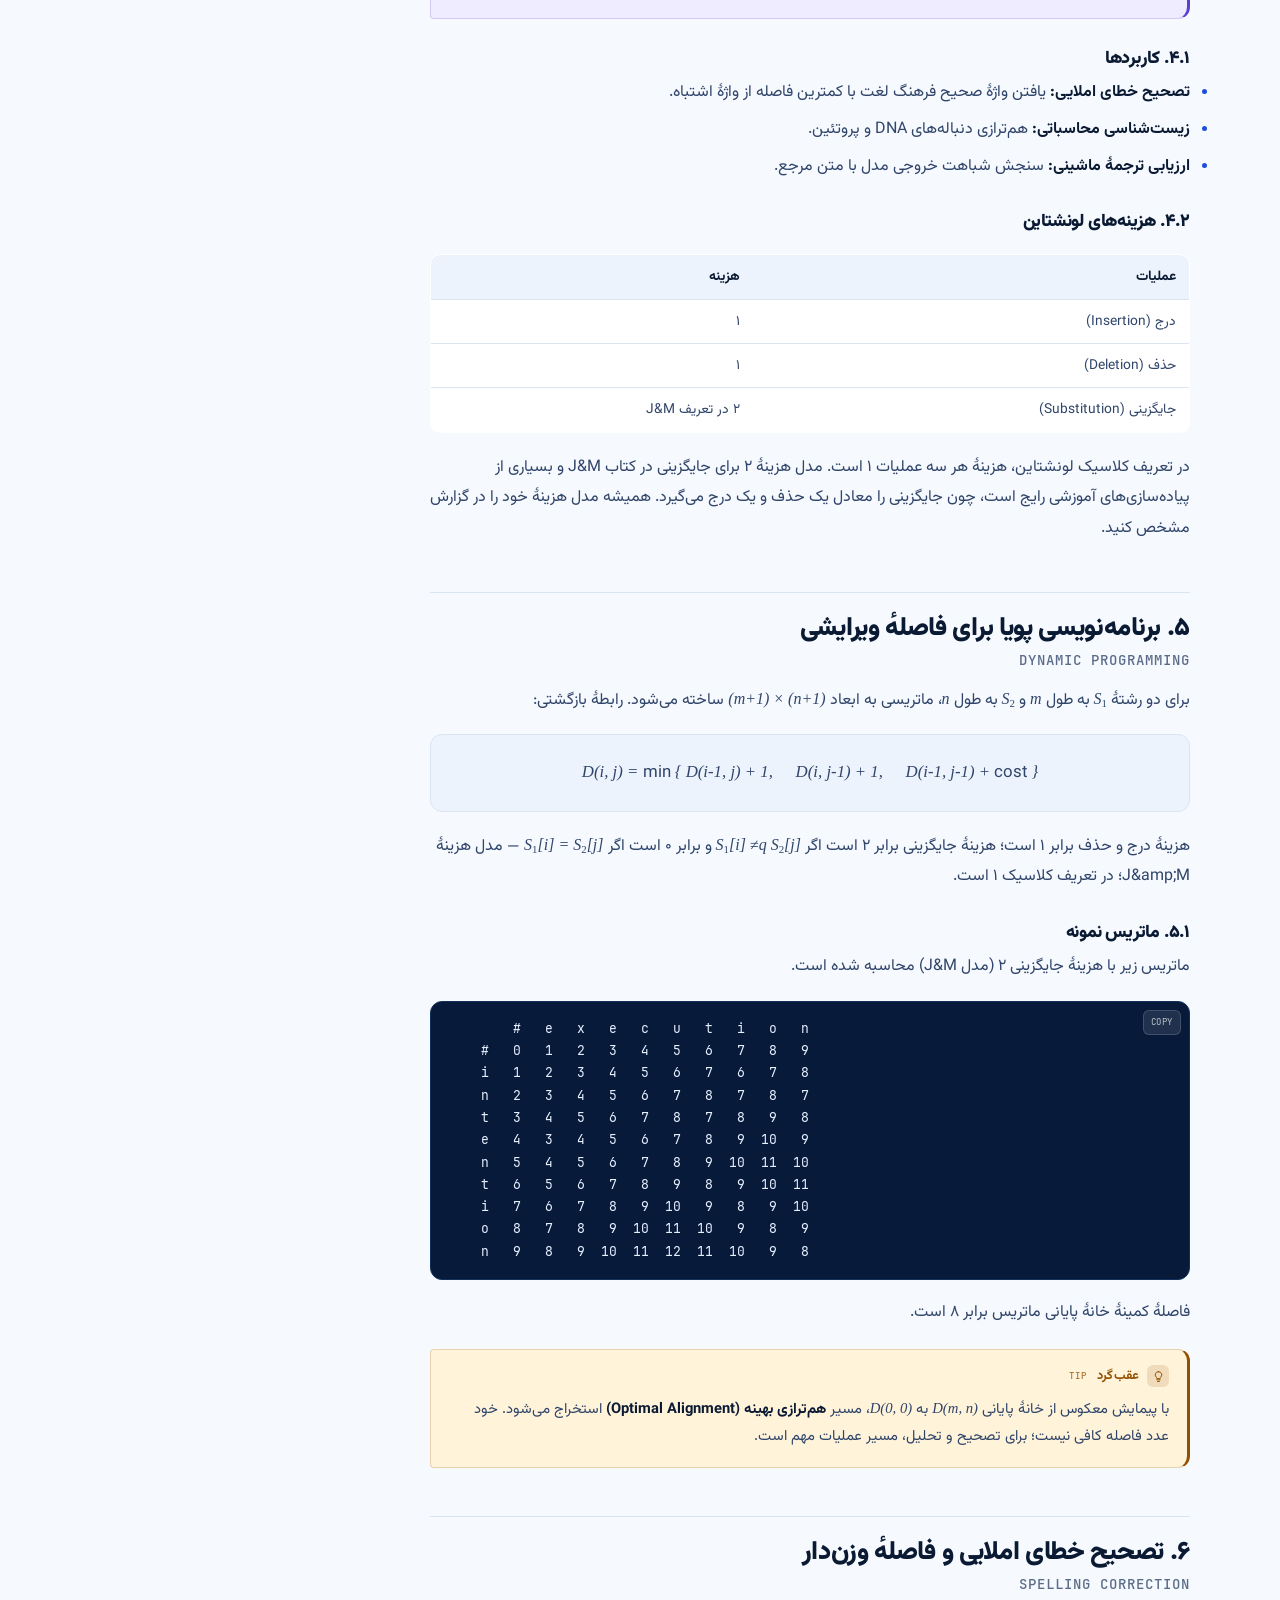
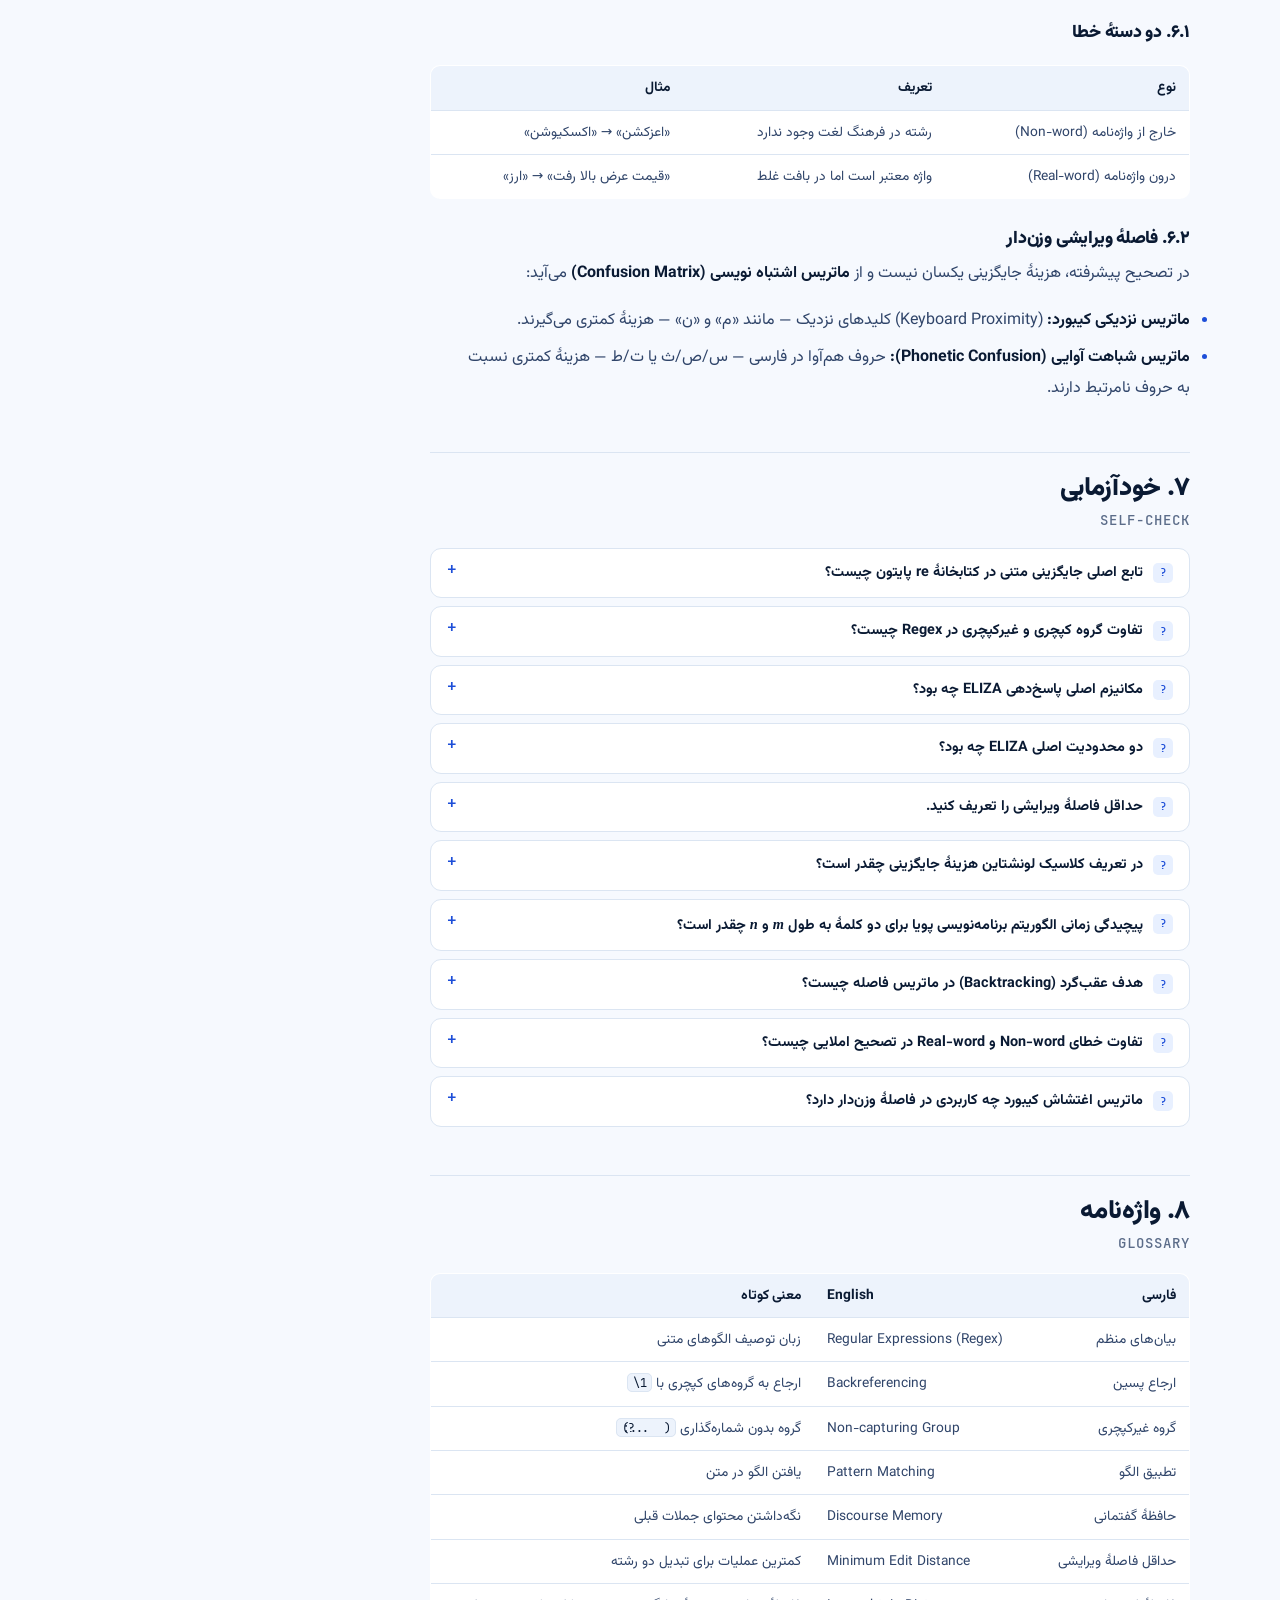
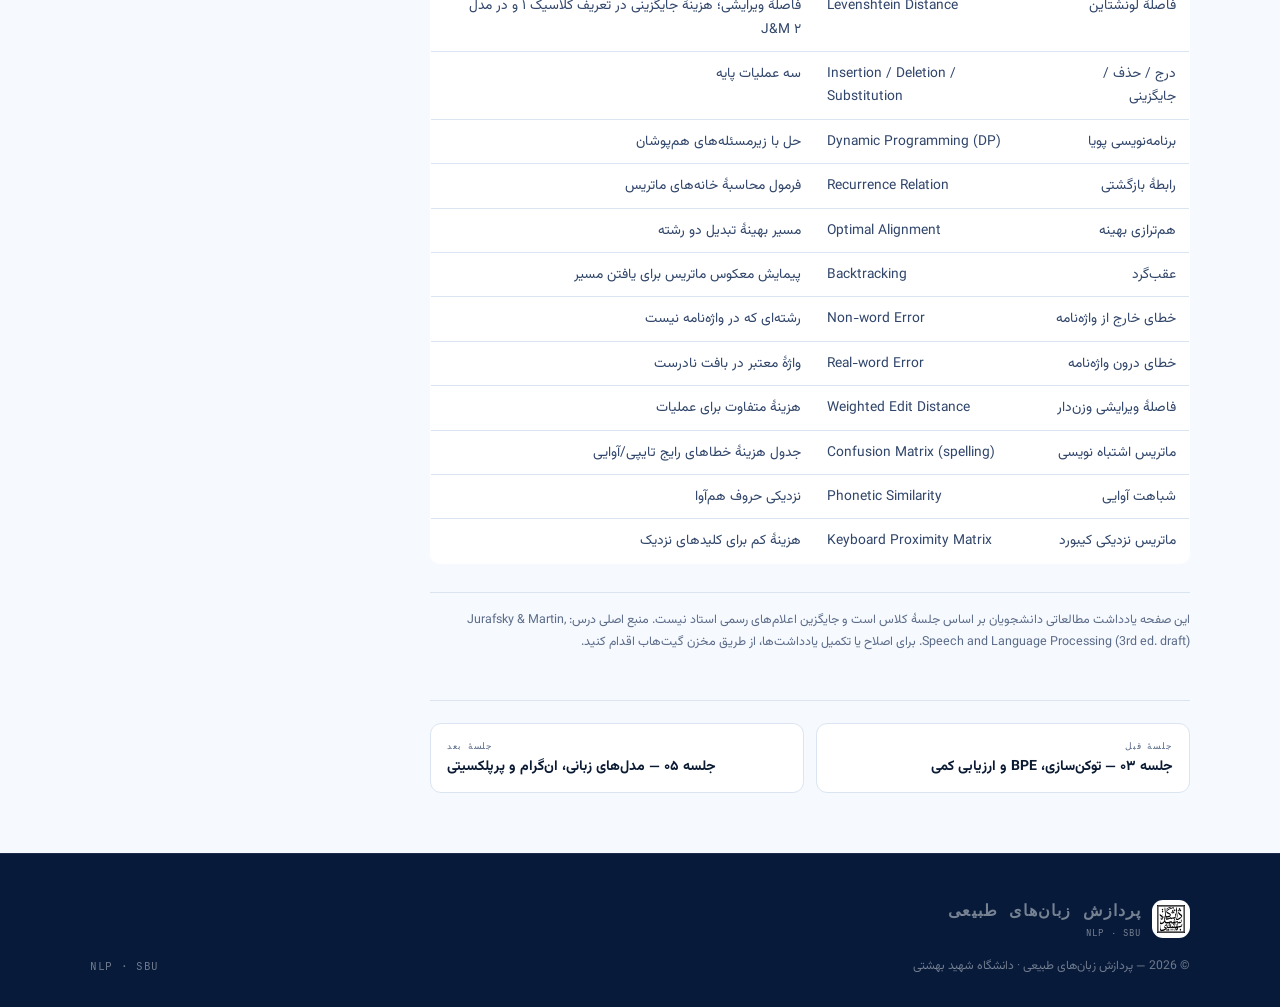
<file: sessions/session-04.html>
<!doctype html>
<html lang="fa" dir="rtl">
<head>
<meta charset="utf-8">
<meta name="viewport" content="width=device-width, initial-scale=1, viewport-fit=cover">
<title>بیان‌های منظم، ELIZA و فاصلهٔ ویرایش کمینه — جلسه ۰۴ · پردازش زبان‌های طبیعی</title>
<meta name="description" content="کاربرد Regex در پیش‌پردازش و نرمال‌سازی، گروه‌بندی و ارجاع پسین، معماری چت‌بات ELIZA، تعریف و محاسبهٔ حداقل فاصلهٔ ویرایشی با برنامه‌نویسی پویا و تصحیح خطاهای املایی وزن‌دار.">
<meta name="theme-color" content="#1d4ed8">
<script>(function(){try{var t=localStorage.getItem("nlp-theme");if(t==="light"||t==="dark")document.documentElement.setAttribute("data-theme",t);}catch(e){}})();</script>
<link rel="icon" href="../assets/img/sbu-logo-favicon.svg" type="image/svg+xml">
<link rel="stylesheet" href="../assets/css/site.css">
</head>
<body>
<a class="skip-link" href="#main">پرش به محتوای اصلی</a>
<div class="read-progress" data-read-progress aria-hidden="true"><span></span></div>

<header class="session-topbar">
  <div class="container inner">
    <span class="brand-logo brand-logo--sm" aria-hidden="true"><img src="../assets/img/sbu-logo.svg" alt=""></span>
    <a class="back" href="../notes.html"><svg viewBox="0 0 24 24" fill="none" stroke="currentColor" stroke-width="1.8" stroke-linecap="round" stroke-linejoin="round" aria-hidden="true"><path d="M9 18l6-6-6-6"/></svg><span>یادداشت‌ها</span></a>
    <div class="bar-title"><span class="mono">S۰۴</span>بیان‌های منظم، ELIZA و فاصلهٔ ویرایش کمینه</div>
    <div class="actions">
      <button class="icon-btn" type="button" data-print aria-label="چاپ صفحه" title="چاپ صفحه"><svg viewBox="0 0 24 24" fill="none" stroke="currentColor" stroke-width="1.8" stroke-linecap="round" stroke-linejoin="round" aria-hidden="true"><path d="M6 9V3h12v6"/><path d="M6 18H4a2 2 0 0 1-2-2v-4a2 2 0 0 1 2-2h16a2 2 0 0 1 2 2v4a2 2 0 0 1-2 2h-2"/><rect x="6" y="14" width="12" height="8" rx="1"/></svg></button>
      <button class="icon-btn" type="button" data-theme-toggle aria-label="تغییر پوسته" title="تغییر پوسته"><svg data-icon-moon viewBox="0 0 24 24" fill="none" stroke="currentColor" stroke-width="1.8" stroke-linecap="round" stroke-linejoin="round" aria-hidden="true"><path d="M20.5 14.2A8.5 8.5 0 0 1 9.8 3.5 8.5 8.5 0 1 0 20.5 14.2Z"/></svg><svg data-icon-sun viewBox="0 0 24 24" fill="none" stroke="currentColor" stroke-width="1.8" stroke-linecap="round" aria-hidden="true" style="display:none"><circle cx="12" cy="12" r="4"/><path d="M12 2v2M12 20v2M4.9 4.9l1.4 1.4M17.7 17.7l1.4 1.4M2 12h2M20 12h2M4.9 19.1l1.4-1.4M17.7 6.3l1.4-1.4"/></svg></button>
    </div>
  </div>
</header>

<main id="main" class="container">
  <div class="session-layout">
    <article class="session-main">
      <header class="session-hero">
        <nav class="breadcrumb" aria-label="مسیر">
          <a href="../index.html">خانه</a><span class="sep">/</span>
          <a href="../notes.html">یادداشت جلسات</a><span class="sep">/</span>
          <span>جلسه ۰۴</span>
        </nav>
        <div class="session-kicker">
          <span class="badge badge--live">جلسه ۰۴</span>
          <span class="tag tag--brand">پردازش زبان‌های طبیعی</span>
        </div>
        <h1>بیان‌های منظم، ELIZA و فاصلهٔ ویرایش کمینه</h1>
        <div class="h1-en" dir="ltr">Regex, ELIZA &amp; Minimum Edit Distance</div>
        <div class="session-summary"><strong>خلاصه: </strong>کاربرد Regex در پیش‌پردازش و نرمال‌سازی، گروه‌بندی و ارجاع پسین، معماری چت‌بات ELIZA، تعریف و محاسبهٔ حداقل فاصلهٔ ویرایشی با برنامه‌نویسی پویا و تصحیح خطاهای املایی وزن‌دار.</div>
        <div class="session-meta"><span><svg viewBox="0 0 24 24" fill="none" stroke="currentColor" stroke-width="1.8" stroke-linecap="round" stroke-linejoin="round" aria-hidden="true"><circle cx="12" cy="8" r="4"/><path d="M4 21a8 8 0 0 1 16 0"/></svg><span>دکتر مهرنوش شمس‌فرد</span></span></div>
      </header>

      <details class="toc-mobile"><summary>فهرست مطالب</summary><ol><li><a href="#۱-نرمال-سازی-پیشرفته-با-regex-advanced-regex-preprocessing">۱. نرمال‌سازی پیشرفته با Regex</a></li>
<li><a href="#۲-مکانیک-regex-گروه-بندی-و-ارجاع-پسین-grouping-backreferencing">۲. مکانیک Regex: گروه‌بندی و ارجاع پسین</a></li>
<li class="toc-sub"><a href="#۲-۱-گروه-بندی-و-ارجاع-پسین">۲.۱. گروه‌بندی و ارجاع پسین</a></li>
<li class="toc-sub"><a href="#۲-۲-گروه-غیرکپچری">۲.۲. گروه غیرکپچری</a></li>
<li class="toc-sub"><a href="#۲-۳-استانداردسازی-و-اعتبارسنجی-تاریخ">۲.۳. استانداردسازی و اعتبارسنجی تاریخ</a></li>
<li><a href="#۳-چت-بات-الگومحور-eliza-pattern-matching-chatbots">۳. چت‌بات الگومحور ELIZA</a></li>
<li class="toc-sub"><a href="#۳-۱-نحوه-عملکرد">۳.۱. نحوهٔ عملکرد</a></li>
<li class="toc-sub"><a href="#۳-۲-محدودیت-ها">۳.۲. محدودیت‌ها</a></li>
<li><a href="#۴-حداقل-فاصله-ویرایشی-minimum-edit-distance">۴. حداقل فاصلهٔ ویرایشی</a></li>
<li class="toc-sub"><a href="#۴-۱-کاربردها">۴.۱. کاربردها</a></li>
<li class="toc-sub"><a href="#۴-۲-هزینه-های-لونشتاین">۴.۲. هزینه‌های لونشتاین</a></li>
<li><a href="#۵-برنامه-نویسی-پویا-برای-فاصله-ویرایشی-dynamic-programming">۵. برنامه‌نویسی پویا برای فاصلهٔ ویرایشی</a></li>
<li class="toc-sub"><a href="#۵-۱-ماتریس-نمونه">۵.۱. ماتریس نمونه</a></li>
<li><a href="#۶-تصحیح-خطای-املایی-و-فاصله-وزن-دار-spelling-correction">۶. تصحیح خطای املایی و فاصلهٔ وزن‌دار</a></li>
<li class="toc-sub"><a href="#۶-۱-دو-دسته-خطا">۶.۱. دو دستهٔ خطا</a></li>
<li class="toc-sub"><a href="#۶-۲-فاصله-ویرایشی-وزن-دار">۶.۲. فاصلهٔ ویرایشی وزن‌دار</a></li>
<li><a href="#۷-خودآزمایی-self-check">۷. خودآزمایی</a></li>
<li><a href="#۸-واژه-نامه-glossary">۸. واژه‌نامه</a></li></ol></details>

      <div class="prose">
<h2 id="۱-نرمال-سازی-پیشرفته-با-regex-advanced-regex-preprocessing" dir="auto">۱. نرمال‌سازی پیشرفته با Regex<span class="h-en" dir="ltr">Advanced Regex Preprocessing</span></h2>
<div class="callout callout--definition"><div class="callout-head"><span class="co-icon"><svg viewBox="0 0 24 24" fill="none" stroke="currentColor" stroke-width="1.8" stroke-linecap="round" stroke-linejoin="round" aria-hidden="true"><path d="M4 5.5A2.5 2.5 0 0 1 6.5 3H20v18H6.5A2.5 2.5 0 0 1 4 18.5v-13Z"/><path d="M8 3v18"/></svg></span><span>جایگاه Regex</span><span class="co-label">Definition</span></div><div class="callout-body"><p dir="rtl" lang="fa"><strong>بیان‌های منظم (Regular Expressions — Regex)</strong> ابزاری کم‌هزینه برای جستجو، استخراج و جایگزینی الگوهای متنی در پیش‌پردازش پیکره‌ها، پیش از ورود به مدل‌های زبانی بزرگ، هستند.</p></div></div>
<p dir="rtl" lang="fa">تابع اصلی جایگزینی:</p>
<pre dir="auto"><code class="language-python">re.sub(pattern, replacement, string)</code></pre>
<p dir="rtl" lang="fa">دو کاربرد پایه:</p>
<ul dir="auto"><li dir="rtl" lang="fa"><strong>نرمال‌سازی نویسه:</strong> تبدیل «ك» عربی به «ک» فارسی و «ي» عربی به «ی» فارسی.</li><li dir="rtl" lang="fa"><strong>استانداردسازی اعداد:</strong> تبدیل سال‌ها، قیمت‌ها و شماره‌ها به یک توکن واحد مانند <code>NUM</code> یا <code>1307</code> برای جلوگیری از تورم واژگان (Vocabulary Explosion).</li></ul>
<h2 id="۲-مکانیک-regex-گروه-بندی-و-ارجاع-پسین-grouping-backreferencing" dir="auto">۲. مکانیک Regex: گروه‌بندی و ارجاع پسین<span class="h-en" dir="ltr">Grouping &amp; Backreferencing</span></h2>
<h3 id="۲-۱-گروه-بندی-و-ارجاع-پسین" dir="rtl" lang="fa">۲.۱. گروه‌بندی و ارجاع پسین</h3>
<p dir="rtl" lang="fa">پرانتز <code>(...)</code> یک <strong>گروه کپچری</strong> می‌سازد. در مرحلهٔ جایگزینی با <code>\1</code>، <code>\2</code> و… به ترتیب به گروه‌ها ارجاع می‌دهیم:</p>
<div class="table-scroll"><table dir="rtl" lang="fa"><thead><tr><th dir="rtl" lang="fa">مرحله</th><th dir="rtl" lang="fa">مقدار</th></tr></thead><tbody><tr><td dir="rtl" lang="fa">الگو</td><td dir="ltr" lang="en"><code>(\d{2})/(\d{2})/(\d{4})</code></td></tr><tr><td dir="rtl" lang="fa">گروه‌ها</td><td dir="rtl" lang="fa">گروه ۱ = ماه، گروه ۲ = روز، گروه ۳ = سال</td></tr><tr><td dir="rtl" lang="fa">جایگزین</td><td dir="auto"><code>\3-\1-\2</code></td></tr><tr><td dir="rtl" lang="fa">ورودی</td><td dir="auto"><code>12/25/2025</code></td></tr><tr><td dir="rtl" lang="fa">خروجی</td><td dir="auto"><code>2025-12-25</code></td></tr></tbody></table></div>
<h3 id="۲-۲-گروه-غیرکپچری" dir="rtl" lang="fa">۲.۲. گروه غیرکپچری</h3>
<p dir="rtl" lang="fa">با <code>(?:...)</code> گروه فقط منطق الگو را اجرا می‌کند اما در شماره‌گذاری ارجاع‌ها حساب نمی‌شود. این کار زمانی مفید است که بخواهیم بخشی از الگو را گروه‌بندی کنیم بدون اینکه شمارهٔ گروه‌های بعدی جابه‌جا شود.</p>
<h3 id="۲-۳-استانداردسازی-و-اعتبارسنجی-تاریخ" dir="rtl" lang="fa">۲.۳. استانداردسازی و اعتبارسنجی تاریخ</h3>
<div class="callout callout--warning"><div class="callout-head"><span class="co-icon"><svg viewBox="0 0 24 24" fill="none" stroke="currentColor" stroke-width="1.8" stroke-linecap="round" stroke-linejoin="round" aria-hidden="true"><path d="M12 3 2.8 19.2A1.2 1.2 0 0 0 3.9 21h16.2a1.2 1.2 0 0 0 1.1-1.8L12 3Z"/><path d="M12 9v5"/><circle cx="12" cy="17.4" r=".8" fill="currentColor" stroke="none"/></svg></span><span>دو دام تاریخ</span><span class="co-label">Caution</span></div><div class="callout-body"><p dir="rtl" lang="fa">۱) <strong>تفاوت منطقه‌ای:</strong> فرمت آمریکایی <code>MM/DD/YYYY</code> در برابر اروپایی <code>DD/MM/YYYY</code>؛ بدون بافت، تاریخ مبهم است.</p>
<p dir="rtl" lang="fa">۲) <strong>محدودیت تقویمی:</strong> فوریه ۲۸ یا ۲۹ روز دارد و در تقویم شمسی، شش ماه اول ۳۱ روز، پنج ماه بعد ۳۰ روز و اسفند ۲۹ یا ۳۰ روز است. Regex وجود الگو را تأیید می‌کند، نه اعتبار تقویمی را.</p></div></div>
<p dir="rtl" lang="fa">برای محدودکردن روز می‌توان دامنه‌ها را تفکیک کرد:</p>
<div class="table-scroll"><table dir="rtl" lang="fa"><thead><tr><th dir="rtl" lang="fa">روز</th><th dir="rtl" lang="fa">الگو</th></tr></thead><tbody><tr><td dir="rtl" lang="fa">۱ تا ۹</td><td dir="auto"><code>0[1-9]</code></td></tr><tr><td dir="rtl" lang="fa">۱۰ تا ۲۹</td><td dir="auto"><code>[12][0-9]</code></td></tr><tr><td dir="rtl" lang="fa">۳۰ و ۳۱</td><td dir="auto"><code>3[01]</code></td></tr></tbody></table></div>
<h2 id="۳-چت-بات-الگومحور-eliza-pattern-matching-chatbots" dir="auto">۳. چت‌بات الگومحور ELIZA<span class="h-en" dir="ltr">Pattern-Matching Chatbots</span></h2>
<div class="callout callout--definition"><div class="callout-head"><span class="co-icon"><svg viewBox="0 0 24 24" fill="none" stroke="currentColor" stroke-width="1.8" stroke-linecap="round" stroke-linejoin="round" aria-hidden="true"><path d="M4 5.5A2.5 2.5 0 0 1 6.5 3H20v18H6.5A2.5 2.5 0 0 1 4 18.5v-13Z"/><path d="M8 3v18"/></svg></span><span>ELIZA</span><span class="co-label">Definition</span></div><div class="callout-body"><p dir="rtl" lang="fa"><strong>ELIZA</strong> در سال ۱۹۶۶ توسط Joseph Weizenbaum ساخته شد؛ یکی از نخستین سیستم‌های موفق گفتگو بر پایهٔ <strong>تطبیق الگو (Pattern Matching)</strong> و <strong>جایگزینی (Substitution)</strong>. این سیستم نقش یک روان‌شناس تعاملی را بازی می‌کرد.</p></div></div>
<h3 id="۳-۱-نحوه-عملکرد" dir="rtl" lang="fa">۳.۱. نحوهٔ عملکرد</h3>
<div class="table-scroll"><table dir="auto"><thead><tr><th dir="rtl" lang="fa">مرحله</th><th dir="rtl" lang="fa">محتوا</th></tr></thead><tbody><tr><td dir="rtl" lang="fa">ورودی کاربر</td><td dir="ltr" lang="en"><code>&quot;I am feeling depressed&quot;</code></td></tr><tr><td dir="rtl" lang="fa">استخراج الگو</td><td dir="ltr" lang="en"><code>.* I am (.*)</code></td></tr><tr><td dir="rtl" lang="fa">گروه ۱</td><td dir="ltr" lang="en"><code>feeling depressed</code></td></tr><tr><td dir="rtl" lang="fa">قاعده</td><td dir="ltr" lang="en"><code>&quot;How long have you been \1?&quot;</code></td></tr><tr><td dir="rtl" lang="fa">خروجی</td><td dir="ltr" lang="en"><code>&quot;How long have you been feeling depressed?&quot;</code></td></tr></tbody></table></div>
<p dir="rtl" lang="fa">الگوریتم بر اساس کلیدواژه‌های ورودی، الگوی مناسب را پیدا می‌کند و با جابه‌جایی ضمایر پاسخ می‌سازد.</p>
<h3 id="۳-۲-محدودیت-ها" dir="rtl" lang="fa">۳.۲. محدودیت‌ها</h3>
<div class="callout callout--important"><div class="callout-head"><span class="co-icon"><svg viewBox="0 0 24 24" fill="none" stroke="currentColor" stroke-width="1.8" stroke-linecap="round" stroke-linejoin="round" aria-hidden="true"><path d="M12 3 2.8 19.2A1.2 1.2 0 0 0 3.9 21h16.2a1.2 1.2 0 0 0 1.1-1.8L12 3Z"/><path d="M12 9v5"/><circle cx="12" cy="17.4" r=".8" fill="currentColor" stroke="none"/></svg></span><span>دو ضعف ساختاری ELIZA</span><span class="co-label">Important</span></div><div class="callout-body"><p dir="rtl" lang="fa">۱) <strong>نبود حافظهٔ گفتمانی:</strong> (No Discourse Memory) سیستم محتوای دقیق جملات قبلی را ذخیره نمی‌کرد؛ اگر موضوع بعد از چند دقیقه تکرار می‌شد، همان پاسخ ابتدایی بازتولید می‌شد.</p>
<p dir="rtl" lang="fa">۲) <strong>اتکای مطلق به کلیدواژه:</strong> (Keyword Dependency) اگر کاربر اصطلاحی خارج از قواعد به کار می‌برد — مثلاً «این دانشگاه پدر من را درآورده است» — سیستم کلیدواژهٔ «پدر» را می‌گرفت و دربارهٔ خانواده سؤال می‌پرسید.</p></div></div>
<h2 id="۴-حداقل-فاصله-ویرایشی-minimum-edit-distance" dir="auto">۴. حداقل فاصلهٔ ویرایشی<span class="h-en" dir="ltr">Minimum Edit Distance</span></h2>
<div class="callout callout--definition"><div class="callout-head"><span class="co-icon"><svg viewBox="0 0 24 24" fill="none" stroke="currentColor" stroke-width="1.8" stroke-linecap="round" stroke-linejoin="round" aria-hidden="true"><path d="M4 5.5A2.5 2.5 0 0 1 6.5 3H20v18H6.5A2.5 2.5 0 0 1 4 18.5v-13Z"/><path d="M8 3v18"/></svg></span><span>تعریف</span><span class="co-label">Definition</span></div><div class="callout-body"><p dir="rtl" lang="fa"><strong>حداقل فاصلهٔ ویرایشی (Minimum Edit Distance)</strong> کمترین <strong>هزینهٔ کل</strong> عملیات پایهٔ ویرایشی — <strong>درج (Insertion)، حذف (Deletion) و جایگزینی (Substitution)</strong> — است که برای تبدیل یک رشته به رشتهٔ دیگر لازم است.</p></div></div>
<h3 id="۴-۱-کاربردها" dir="rtl" lang="fa">۴.۱. کاربردها</h3>
<ul dir="auto"><li dir="rtl" lang="fa"><strong>تصحیح خطای املایی:</strong> یافتن واژهٔ صحیح فرهنگ لغت با کمترین فاصله از واژهٔ اشتباه.</li><li dir="rtl" lang="fa"><strong>زیست‌شناسی محاسباتی:</strong> هم‌ترازی دنباله‌های DNA و پروتئین.</li><li dir="rtl" lang="fa"><strong>ارزیابی ترجمهٔ ماشینی:</strong> سنجش شباهت خروجی مدل با متن مرجع.</li></ul>
<h3 id="۴-۲-هزینه-های-لونشتاین" dir="rtl" lang="fa">۴.۲. هزینه‌های لونشتاین</h3>
<div class="table-scroll"><table dir="rtl" lang="fa"><thead><tr><th dir="rtl" lang="fa">عملیات</th><th dir="rtl" lang="fa">هزینه</th></tr></thead><tbody><tr><td dir="auto">درج (Insertion)</td><td dir="rtl" lang="fa">۱</td></tr><tr><td dir="auto">حذف (Deletion)</td><td dir="rtl" lang="fa">۱</td></tr><tr><td dir="auto">جایگزینی (Substitution)</td><td dir="rtl" lang="fa">۲ در تعریف J&amp;M</td></tr></tbody></table></div>
<p dir="rtl" lang="fa">در تعریف کلاسیک لونشتاین، هزینهٔ هر سه عملیات ۱ است. مدل هزینهٔ ۲ برای جایگزینی در کتاب J&amp;M و بسیاری از پیاده‌سازی‌های آموزشی رایج است، چون جایگزینی را معادل یک حذف و یک درج می‌گیرد. همیشه مدل هزینهٔ خود را در گزارش مشخص کنید.</p>
<h2 id="۵-برنامه-نویسی-پویا-برای-فاصله-ویرایشی-dynamic-programming" dir="rtl" lang="fa">۵. برنامه‌نویسی پویا برای فاصلهٔ ویرایشی<span class="h-en" dir="ltr">Dynamic Programming</span></h2>
<p dir="rtl" lang="fa">برای دو رشتهٔ <span class="math">S<sub>1</sub></span> به طول <span class="math">m</span> و <span class="math">S<sub>2</sub></span> به طول <span class="math">n</span>، ماتریسی به ابعاد <span class="math">(m+1) × (n+1)</span> ساخته می‌شود. رابطهٔ بازگشتی:</p>
<div class="math-block" dir="ltr"><div class="math-row"><span class="math">D(i, j) = <span class="m-text">min</span> { D(i-1, j) + 1,<span class="m-sp"></span> D(i, j-1) + 1,<span class="m-sp"></span> D(i-1, j-1) + <span class="m-text">cost</span> }</span></div></div>
<p dir="rtl" lang="fa">هزینهٔ درج و حذف برابر ۱ است؛ هزینهٔ جایگزینی برابر ۲ است اگر <span class="math">S<sub>1</sub>[i] ≠q S<sub>2</sub>[j]</span> و برابر ۰ است اگر <span class="math">S<sub>1</sub>[i] = S<sub>2</sub>[j]</span> — مدل هزینهٔ J&amp;amp;M؛ در تعریف کلاسیک ۱ است.</p>
<h3 id="۵-۱-ماتریس-نمونه" dir="rtl" lang="fa">۵.۱. ماتریس نمونه</h3>
<p dir="rtl" lang="fa">ماتریس زیر با هزینهٔ جایگزینی ۲ (مدل J&amp;M) محاسبه شده است.</p>
<pre dir="auto"><code class="language-text">        #   e   x   e   c   u   t   i   o   n
    #   0   1   2   3   4   5   6   7   8   9
    i   1   2   3   4   5   6   7   6   7   8
    n   2   3   4   5   6   7   8   7   8   7
    t   3   4   5   6   7   8   7   8   9   8
    e   4   3   4   5   6   7   8   9  10   9
    n   5   4   5   6   7   8   9  10  11  10
    t   6   5   6   7   8   9   8   9  10  11
    i   7   6   7   8   9  10   9   8   9  10
    o   8   7   8   9  10  11  10   9   8   9
    n   9   8   9  10  11  12  11  10   9   8</code></pre>
<p dir="rtl" lang="fa">فاصلهٔ کمینهٔ خانهٔ پایانی ماتریس برابر ۸ است.</p>
<div class="callout callout--tip"><div class="callout-head"><span class="co-icon"><svg viewBox="0 0 24 24" fill="none" stroke="currentColor" stroke-width="1.8" stroke-linecap="round" stroke-linejoin="round" aria-hidden="true"><path d="M9 18h6"/><path d="M10 21h4"/><path d="M12 3a6 6 0 0 0-3.6 10.8c.4.3.6.7.6 1.2V16h6v-1c0-.5.2-.9.6-1.2A6 6 0 0 0 12 3Z"/></svg></span><span>عقب‌گرد</span><span class="co-label">Tip</span></div><div class="callout-body"><p dir="rtl" lang="fa">با پیمایش معکوس از خانهٔ پایانی <span class="math">D(m, n)</span> به <span class="math">D(0, 0)</span>، مسیر <strong>هم‌ترازی بهینه (Optimal Alignment)</strong> استخراج می‌شود. خود عدد فاصله کافی نیست؛ برای تصحیح و تحلیل، مسیر عملیات مهم است.</p></div></div>
<h2 id="۶-تصحیح-خطای-املایی-و-فاصله-وزن-دار-spelling-correction" dir="rtl" lang="fa">۶. تصحیح خطای املایی و فاصلهٔ وزن‌دار<span class="h-en" dir="ltr">Spelling Correction</span></h2>
<h3 id="۶-۱-دو-دسته-خطا" dir="rtl" lang="fa">۶.۱. دو دستهٔ خطا</h3>
<div class="table-scroll"><table dir="rtl" lang="fa"><thead><tr><th dir="rtl" lang="fa">نوع</th><th dir="rtl" lang="fa">تعریف</th><th dir="rtl" lang="fa">مثال</th></tr></thead><tbody><tr><td dir="rtl" lang="fa">خارج از واژه‌نامه (Non-word)</td><td dir="rtl" lang="fa">رشته در فرهنگ لغت وجود ندارد</td><td dir="rtl" lang="fa">«اعزکشن» → «اکسکیوشن»</td></tr><tr><td dir="rtl" lang="fa">درون واژه‌نامه (Real-word)</td><td dir="rtl" lang="fa">واژه معتبر است اما در بافت غلط</td><td dir="rtl" lang="fa">«قیمت عرض بالا رفت» → «ارز»</td></tr></tbody></table></div>
<h3 id="۶-۲-فاصله-ویرایشی-وزن-دار" dir="rtl" lang="fa">۶.۲. فاصلهٔ ویرایشی وزن‌دار</h3>
<p dir="rtl" lang="fa">در تصحیح پیشرفته، هزینهٔ جایگزینی یکسان نیست و از <strong>ماتریس اشتباه نویسی (Confusion Matrix)</strong> می‌آید:</p>
<ul dir="auto"><li dir="rtl" lang="fa"><strong>ماتریس نزدیکی کیبورد:</strong> (Keyboard Proximity) کلیدهای نزدیک — مانند «م» و «ن» — هزینهٔ کمتری می‌گیرند.</li><li dir="rtl" lang="fa"><strong>ماتریس شباهت آوایی (Phonetic Confusion):</strong> حروف هم‌آوا در فارسی — س/ص/ث یا ت/ط — هزینهٔ کمتری نسبت به حروف نامرتبط دارند.</li></ul>
<h2 id="۷-خودآزمایی-self-check" dir="rtl" lang="fa">۷. خودآزمایی<span class="h-en" dir="ltr">Self-Check</span></h2>
<div class="qa-list">
<details class="qa"><summary><span>تابع اصلی جایگزینی متنی در کتابخانهٔ re پایتون چیست؟</span></summary><div class="qa-a" dir="ltr" lang="en"><code>re.sub(pattern, replacement, string)</code></div></details>
<details class="qa"><summary><span>تفاوت گروه کپچری و غیرکپچری در Regex چیست؟</span></summary><div class="qa-a" dir="rtl" lang="fa">گروه کپچری در ارجاع‌های عددی مانند <code>\1</code> ذخیره می‌شود؛ گروه غیرکپچری <code>(?:...)</code> فقط منطق الگو را اجرا می‌کند و شماره نمی‌گیرد.</div></details>
<details class="qa"><summary><span>مکانیزم اصلی پاسخ‌دهی ELIZA چه بود؟</span></summary><div class="qa-a" dir="rtl" lang="fa">تطبیق کلیدواژه و قواعد تجزیه/بازآرایی (decomposition/reassembly) و جابه‌جایی ضمایر؛ ELIZA از Regex استفاده نمی‌کرد.</div></details>
<details class="qa"><summary><span>دو محدودیت اصلی ELIZA چه بود؟</span></summary><div class="qa-a" dir="rtl" lang="fa">نبود حافظهٔ گفتمانی و اتکای مطلق به کلیدواژه‌های تعریف‌شده.</div></details>
<details class="qa"><summary><span>حداقل فاصلهٔ ویرایشی را تعریف کنید.</span></summary><div class="qa-a" dir="rtl" lang="fa">کمترین تعداد درج، حذف و جایگزینی برای تبدیل یک رشته به رشتهٔ دیگر.</div></details>
<details class="qa"><summary><span>در تعریف کلاسیک لونشتاین هزینهٔ جایگزینی چقدر است؟</span></summary><div class="qa-a" dir="rtl" lang="fa">۱. در تعریف کلاسیک؛ در مدل هزینهٔ J&amp;M برابر ۲ است.</div></details>
<details class="qa"><summary><span>پیچیدگی زمانی الگوریتم برنامه‌نویسی پویا برای دو کلمهٔ به طول <span class="math">m</span> و <span class="math">n</span> چقدر است؟</span></summary><div class="qa-a" dir="ltr" lang="en"><span class="math">O(m × n)</span></div></details>
<details class="qa"><summary><span>هدف عقب‌گرد (Backtracking) در ماتریس فاصله چیست؟</span></summary><div class="qa-a" dir="rtl" lang="fa">استخراج هم‌ترازی بهینه میان دو رشته.</div></details>
<details class="qa"><summary><span>تفاوت خطای Non-word و Real-word در تصحیح املایی چیست؟</span></summary><div class="qa-a" dir="rtl" lang="fa">Non-word در واژه‌نامه وجود ندارد؛ Real-word واژهٔ معتبری است که در بافت جمله اشتباه به کار رفته.</div></details>
<details class="qa"><summary><span>ماتریس اغتشاش کیبورد چه کاربردی در فاصلهٔ وزن‌دار دارد؟</span></summary><div class="qa-a" dir="rtl" lang="fa">به جایگزینی حروف نزدیک روی صفحه‌کلید هزینهٔ کمتری می‌دهد.</div></details>
</div>
<h2 id="۸-واژه-نامه-glossary" dir="rtl" lang="fa">۸. واژه‌نامه<span class="h-en" dir="ltr">Glossary</span></h2>
<div class="table-scroll"><table dir="rtl" lang="fa"><thead><tr><th dir="rtl" lang="fa">فارسی</th><th dir="ltr" lang="en">English</th><th dir="rtl" lang="fa">معنی کوتاه</th></tr></thead><tbody><tr><td dir="rtl" lang="fa">بیان‌های منظم</td><td dir="ltr" lang="en">Regular Expressions (Regex)</td><td dir="rtl" lang="fa">زبان توصیف الگوهای متنی</td></tr><tr><td dir="rtl" lang="fa">ارجاع پسین</td><td dir="ltr" lang="en">Backreferencing</td><td dir="rtl" lang="fa">ارجاع به گروه‌های کپچری با <code>\1</code></td></tr><tr><td dir="rtl" lang="fa">گروه غیرکپچری</td><td dir="ltr" lang="en">Non-capturing Group</td><td dir="rtl" lang="fa">گروه بدون شماره‌گذاری <code>(?:...)</code></td></tr><tr><td dir="rtl" lang="fa">تطبیق الگو</td><td dir="ltr" lang="en">Pattern Matching</td><td dir="rtl" lang="fa">یافتن الگو در متن</td></tr><tr><td dir="rtl" lang="fa">حافظهٔ گفتمانی</td><td dir="ltr" lang="en">Discourse Memory</td><td dir="rtl" lang="fa">نگه‌داشتن محتوای جملات قبلی</td></tr><tr><td dir="rtl" lang="fa">حداقل فاصلهٔ ویرایشی</td><td dir="ltr" lang="en">Minimum Edit Distance</td><td dir="rtl" lang="fa">کمترین عملیات برای تبدیل دو رشته</td></tr><tr><td dir="rtl" lang="fa">فاصلهٔ لونشتاین</td><td dir="ltr" lang="en">Levenshtein Distance</td><td dir="rtl" lang="fa">فاصلهٔ ویرایشی؛ هزینهٔ جایگزینی در تعریف کلاسیک ۱ و در مدل J&amp;M ۲</td></tr><tr><td dir="rtl" lang="fa">درج / حذف / جایگزینی</td><td dir="ltr" lang="en">Insertion / Deletion / Substitution</td><td dir="rtl" lang="fa">سه عملیات پایه</td></tr><tr><td dir="rtl" lang="fa">برنامه‌نویسی پویا</td><td dir="ltr" lang="en">Dynamic Programming (DP)</td><td dir="rtl" lang="fa">حل با زیرمسئله‌های هم‌پوشان</td></tr><tr><td dir="rtl" lang="fa">رابطهٔ بازگشتی</td><td dir="ltr" lang="en">Recurrence Relation</td><td dir="rtl" lang="fa">فرمول محاسبهٔ خانه‌های ماتریس</td></tr><tr><td dir="rtl" lang="fa">هم‌ترازی بهینه</td><td dir="ltr" lang="en">Optimal Alignment</td><td dir="rtl" lang="fa">مسیر بهینهٔ تبدیل دو رشته</td></tr><tr><td dir="rtl" lang="fa">عقب‌گرد</td><td dir="ltr" lang="en">Backtracking</td><td dir="rtl" lang="fa">پیمایش معکوس ماتریس برای یافتن مسیر</td></tr><tr><td dir="rtl" lang="fa">خطای خارج از واژه‌نامه</td><td dir="ltr" lang="en">Non-word Error</td><td dir="rtl" lang="fa">رشته‌ای که در واژه‌نامه نیست</td></tr><tr><td dir="rtl" lang="fa">خطای درون واژه‌نامه</td><td dir="ltr" lang="en">Real-word Error</td><td dir="rtl" lang="fa">واژهٔ معتبر در بافت نادرست</td></tr><tr><td dir="rtl" lang="fa">فاصلهٔ ویرایشی وزن‌دار</td><td dir="ltr" lang="en">Weighted Edit Distance</td><td dir="rtl" lang="fa">هزینهٔ متفاوت برای عملیات</td></tr><tr><td dir="rtl" lang="fa">ماتریس اشتباه نویسی</td><td dir="ltr" lang="en">Confusion Matrix (spelling)</td><td dir="rtl" lang="fa">جدول هزینهٔ خطاهای رایج تایپی/آوایی</td></tr><tr><td dir="rtl" lang="fa">شباهت آوایی</td><td dir="ltr" lang="en">Phonetic Similarity</td><td dir="rtl" lang="fa">نزدیکی حروف هم‌آوا</td></tr><tr><td dir="rtl" lang="fa">ماتریس نزدیکی کیبورد</td><td dir="ltr" lang="en">Keyboard Proximity Matrix</td><td dir="rtl" lang="fa">هزینهٔ کم برای کلیدهای نزدیک</td></tr></tbody></table></div>
      </div>

      <div class="session-foot-note">
        این صفحه یادداشت مطالعاتی دانشجویان بر اساس جلسهٔ کلاس است و جایگزین اعلام‌های رسمی استاد نیست.
        منبع اصلی درس: <span dir="ltr">Jurafsky &amp; Martin, Speech and Language Processing (3rd ed. draft)</span>.
        برای اصلاح یا تکمیل یادداشت‌ها، از طریق مخزن گیت‌هاب اقدام کنید.
      </div>

      <nav class="session-nav" aria-label="ناوبری جلسات">
        <a class="prev" href="session-03.html"><span class="sn-label">جلسهٔ قبل</span><span class="sn-title">جلسه ۰۳ — توکن‌سازی، BPE و ارزیابی کمی</span></a>
        <a class="next" href="session-05.html"><span class="sn-label">جلسهٔ بعد</span><span class="sn-title">جلسه ۰۵ — مدل‌های زبانی، ان‌گرام و پرپلکسیتی</span></a>
      </nav>
    </article>

    <aside class="toc" data-toc aria-label="فهرست مطالب">
      <div class="toc-title">در این صفحه</div>
      <ol><li><a href="#۱-نرمال-سازی-پیشرفته-با-regex-advanced-regex-preprocessing">۱. نرمال‌سازی پیشرفته با Regex</a></li>
<li><a href="#۲-مکانیک-regex-گروه-بندی-و-ارجاع-پسین-grouping-backreferencing">۲. مکانیک Regex: گروه‌بندی و ارجاع پسین</a></li>
<li class="toc-sub"><a href="#۲-۱-گروه-بندی-و-ارجاع-پسین">۲.۱. گروه‌بندی و ارجاع پسین</a></li>
<li class="toc-sub"><a href="#۲-۲-گروه-غیرکپچری">۲.۲. گروه غیرکپچری</a></li>
<li class="toc-sub"><a href="#۲-۳-استانداردسازی-و-اعتبارسنجی-تاریخ">۲.۳. استانداردسازی و اعتبارسنجی تاریخ</a></li>
<li><a href="#۳-چت-بات-الگومحور-eliza-pattern-matching-chatbots">۳. چت‌بات الگومحور ELIZA</a></li>
<li class="toc-sub"><a href="#۳-۱-نحوه-عملکرد">۳.۱. نحوهٔ عملکرد</a></li>
<li class="toc-sub"><a href="#۳-۲-محدودیت-ها">۳.۲. محدودیت‌ها</a></li>
<li><a href="#۴-حداقل-فاصله-ویرایشی-minimum-edit-distance">۴. حداقل فاصلهٔ ویرایشی</a></li>
<li class="toc-sub"><a href="#۴-۱-کاربردها">۴.۱. کاربردها</a></li>
<li class="toc-sub"><a href="#۴-۲-هزینه-های-لونشتاین">۴.۲. هزینه‌های لونشتاین</a></li>
<li><a href="#۵-برنامه-نویسی-پویا-برای-فاصله-ویرایشی-dynamic-programming">۵. برنامه‌نویسی پویا برای فاصلهٔ ویرایشی</a></li>
<li class="toc-sub"><a href="#۵-۱-ماتریس-نمونه">۵.۱. ماتریس نمونه</a></li>
<li><a href="#۶-تصحیح-خطای-املایی-و-فاصله-وزن-دار-spelling-correction">۶. تصحیح خطای املایی و فاصلهٔ وزن‌دار</a></li>
<li class="toc-sub"><a href="#۶-۱-دو-دسته-خطا">۶.۱. دو دستهٔ خطا</a></li>
<li class="toc-sub"><a href="#۶-۲-فاصله-ویرایشی-وزن-دار">۶.۲. فاصلهٔ ویرایشی وزن‌دار</a></li>
<li><a href="#۷-خودآزمایی-self-check">۷. خودآزمایی</a></li>
<li><a href="#۸-واژه-نامه-glossary">۸. واژه‌نامه</a></li></ol>
    </aside>
  </div>
</main>

<footer class="site-footer">
  <div class="container">
    <div class="footer-brand" style="margin-bottom:14px">
      <span class="brand-logo" aria-hidden="true"><img src="../assets/img/sbu-logo.svg" alt=""></span>
      <span><strong>پردازش زبان‌های طبیعی</strong><span>NLP · SBU</span></span>
    </div>
    <div class="footer-bottom" style="margin-top:0;border-top:0;padding-top:0">
      <span>© <span data-year>2026</span> — پردازش زبان‌های طبیعی · دانشگاه شهید بهشتی</span>
      <span class="mono">NLP · SBU</span>
    </div>
  </div>
</footer>
<script src="../assets/js/site.js" defer></script>
</body>
</html>
</file>
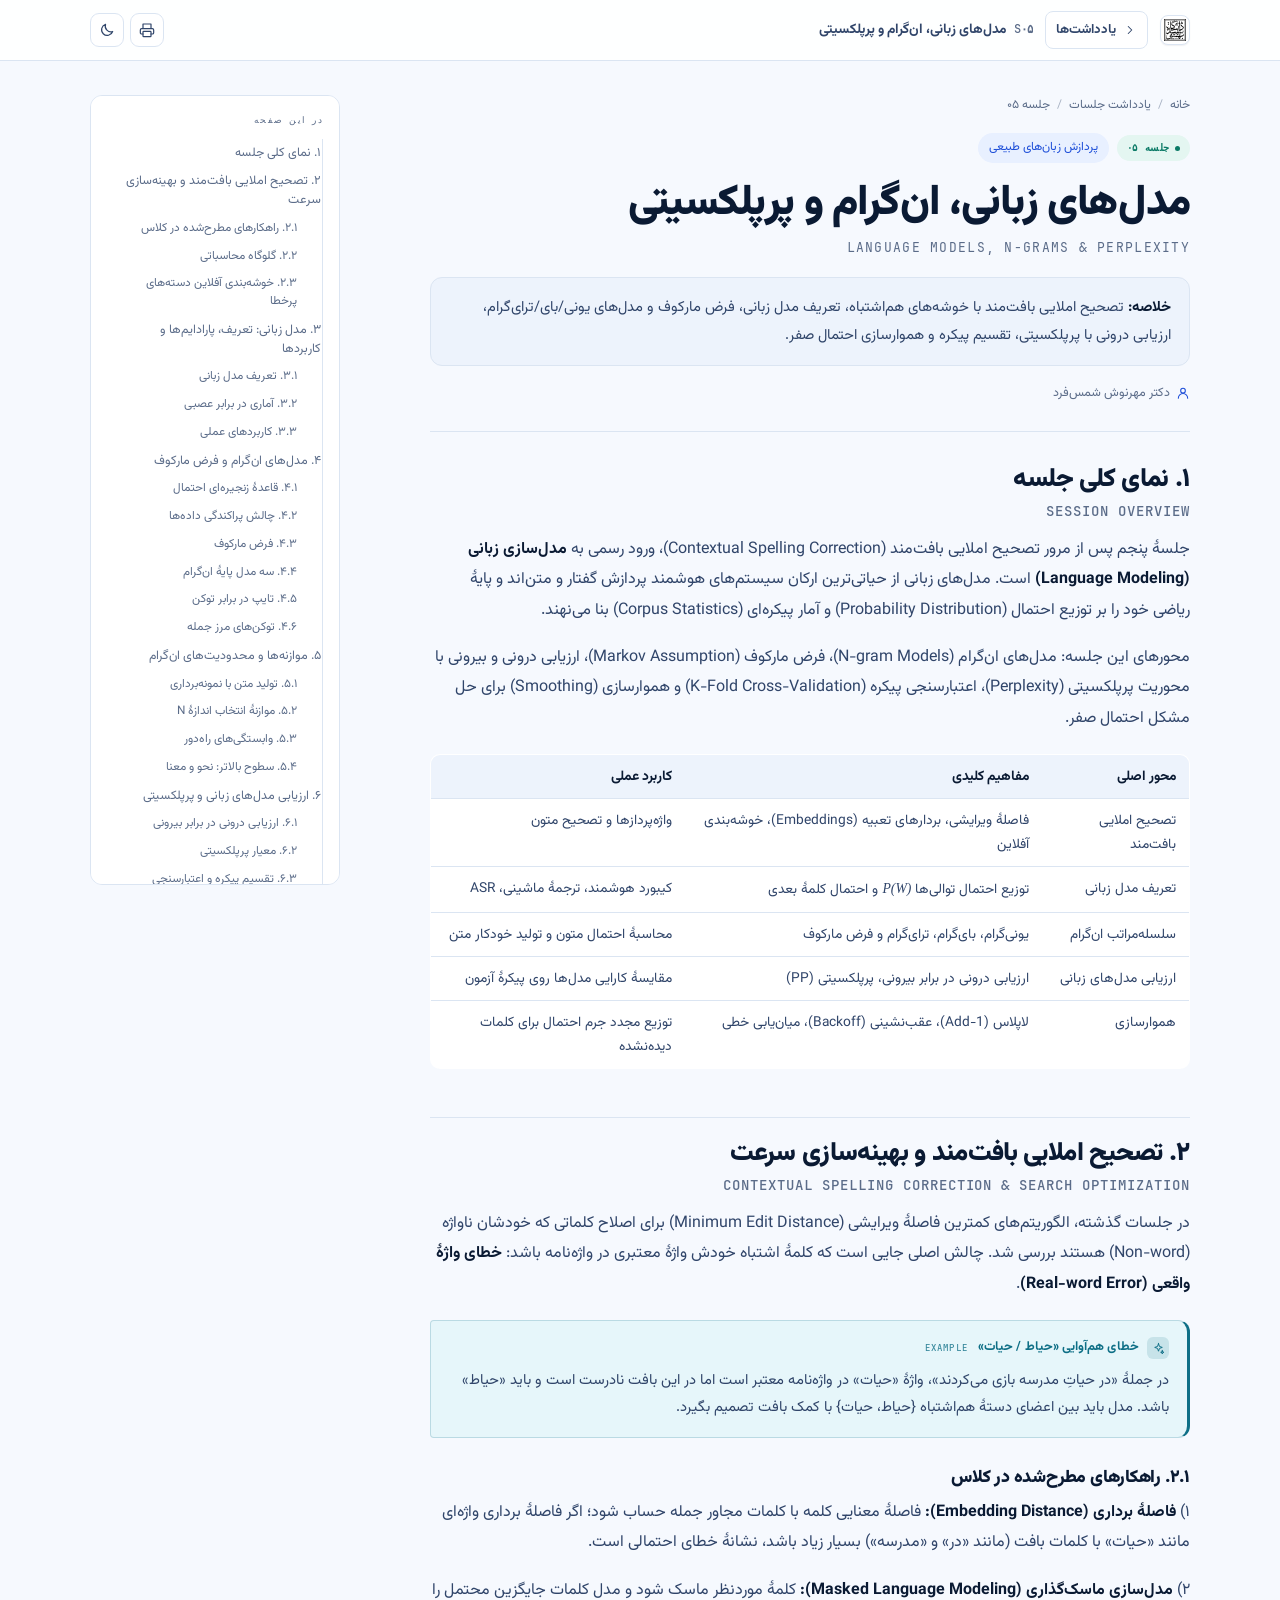
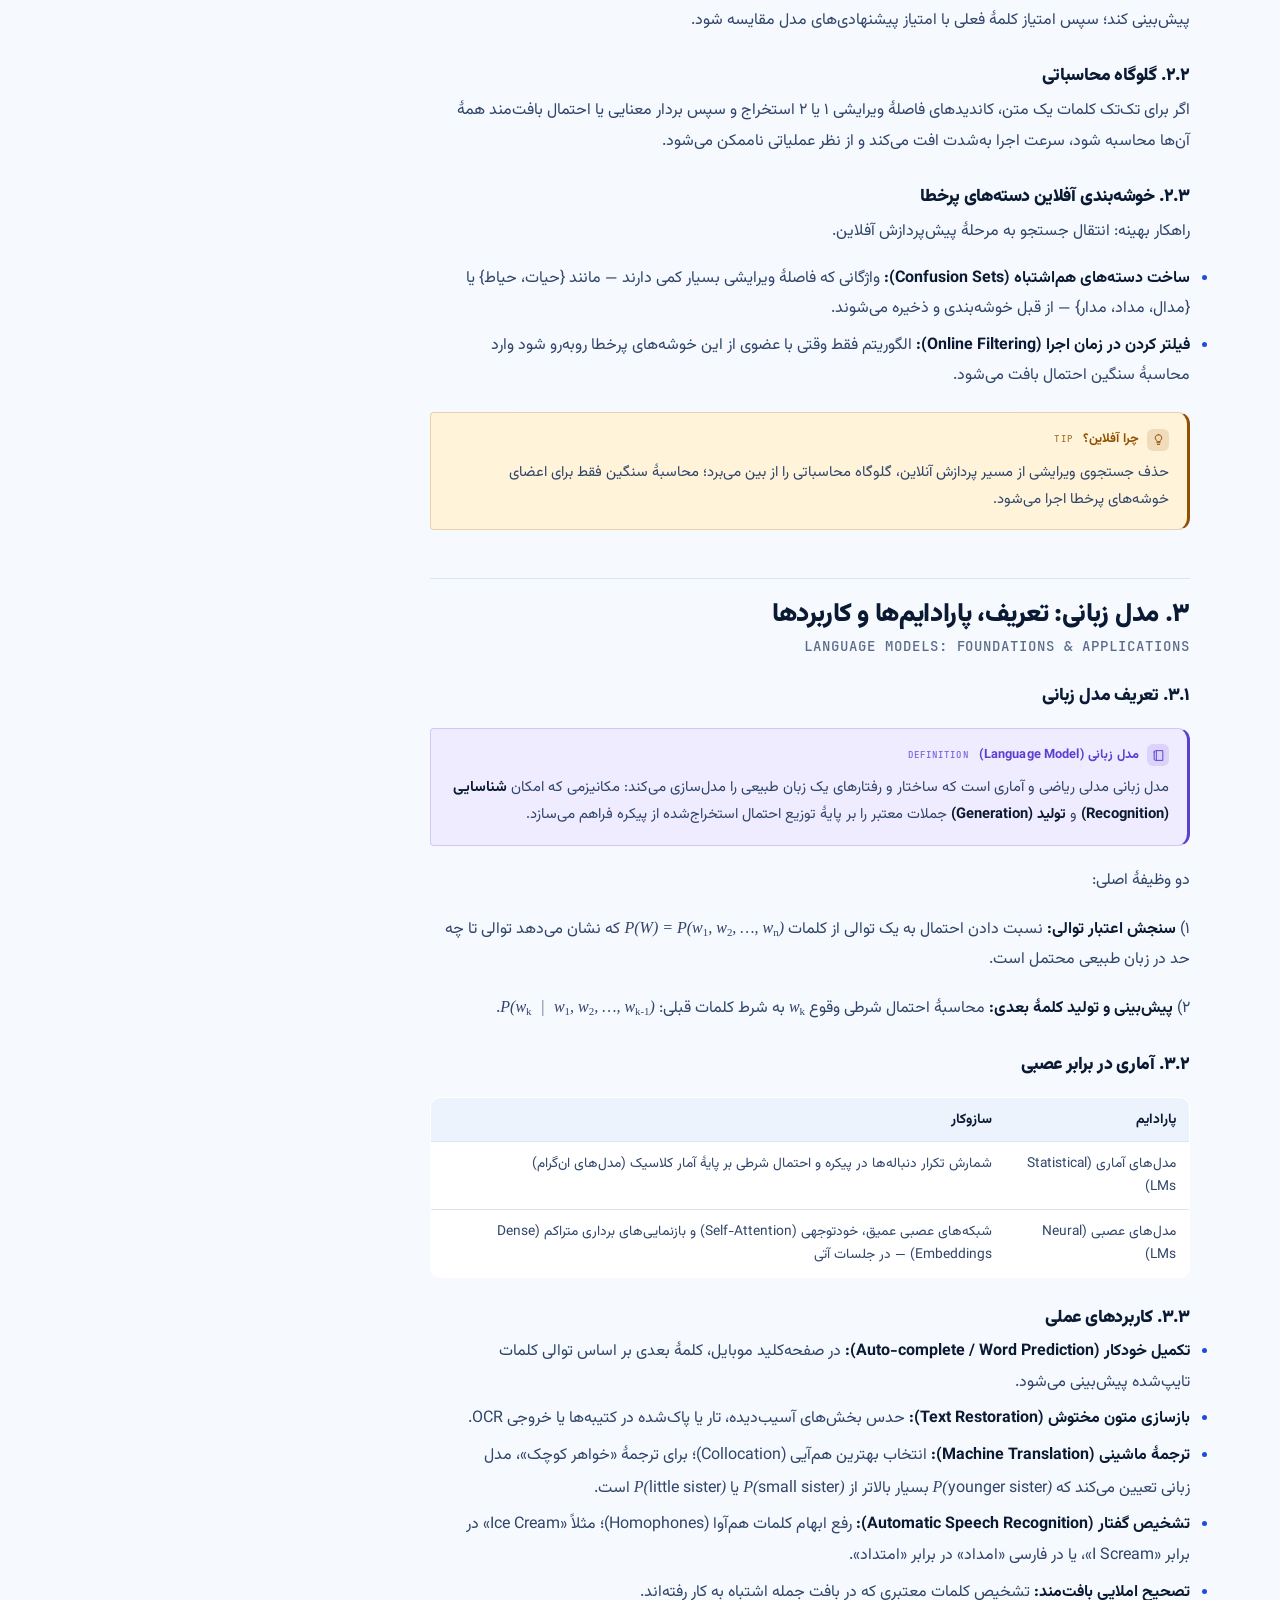
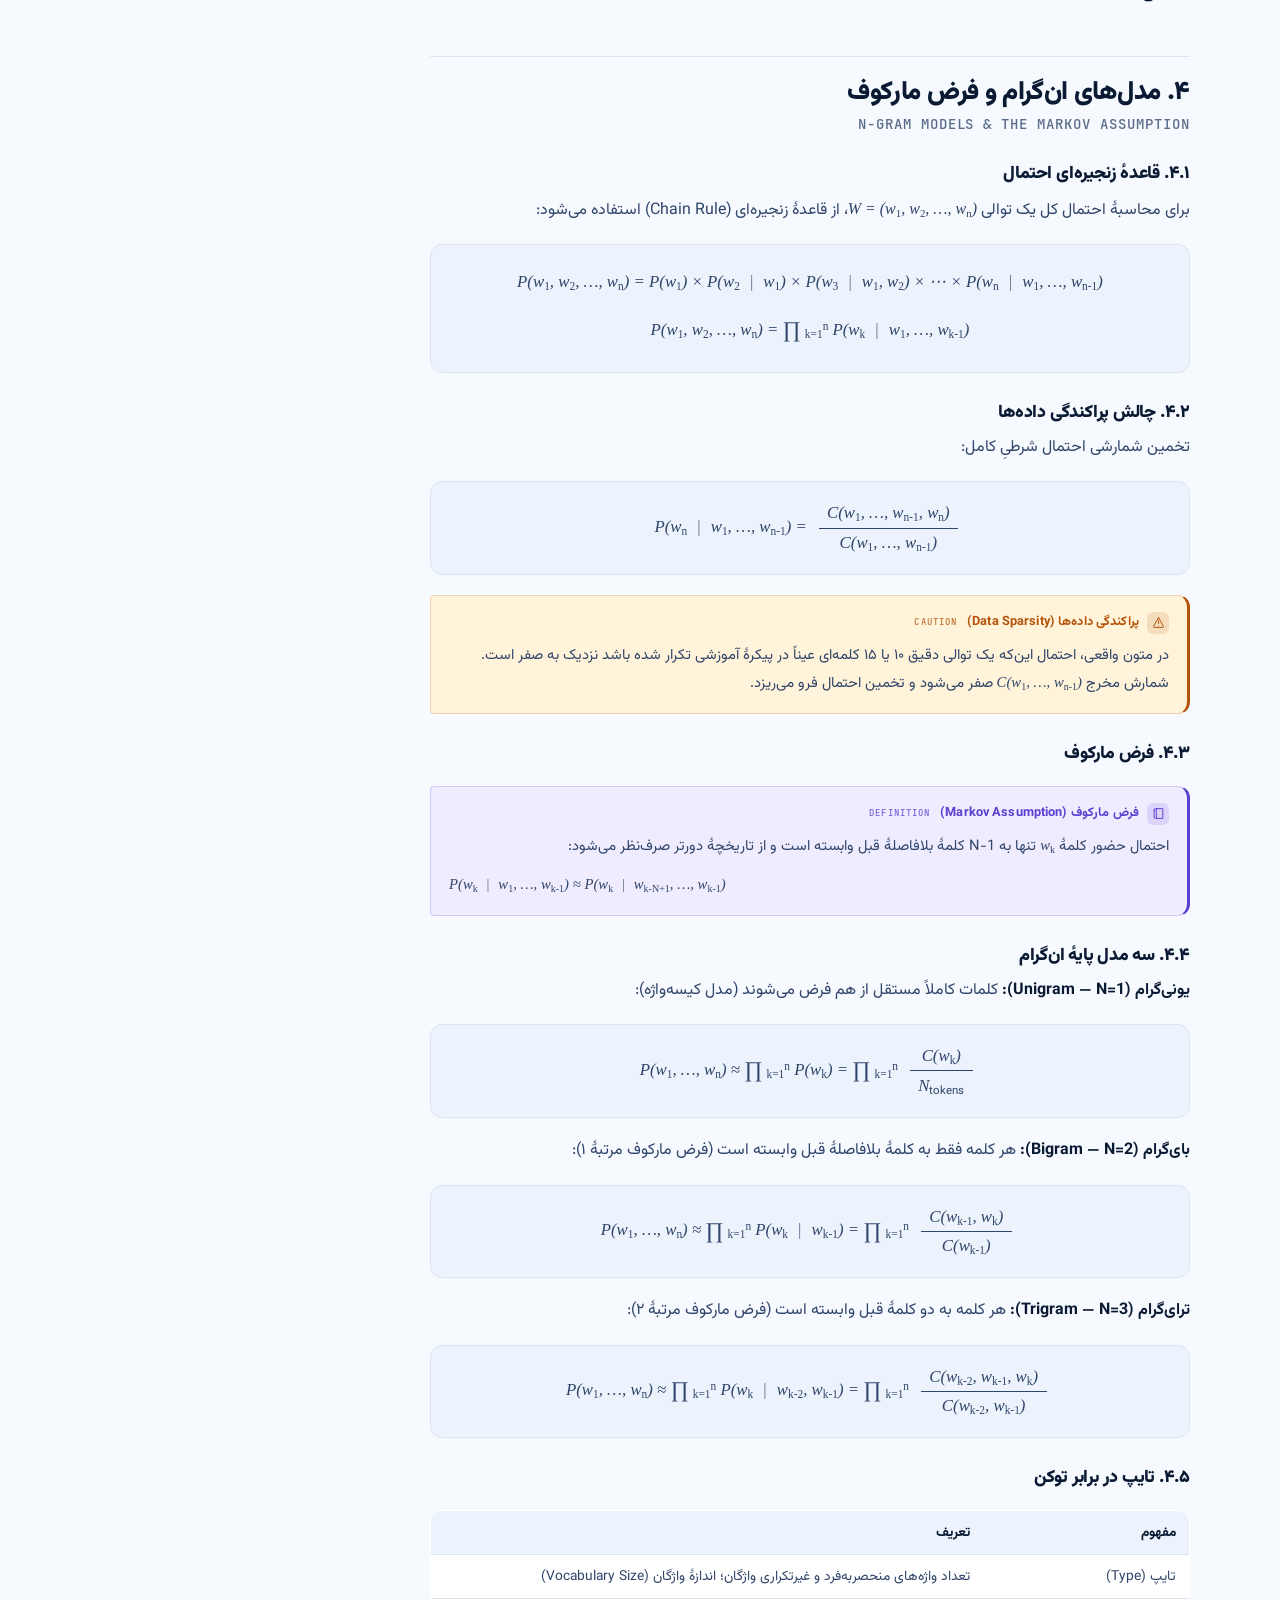
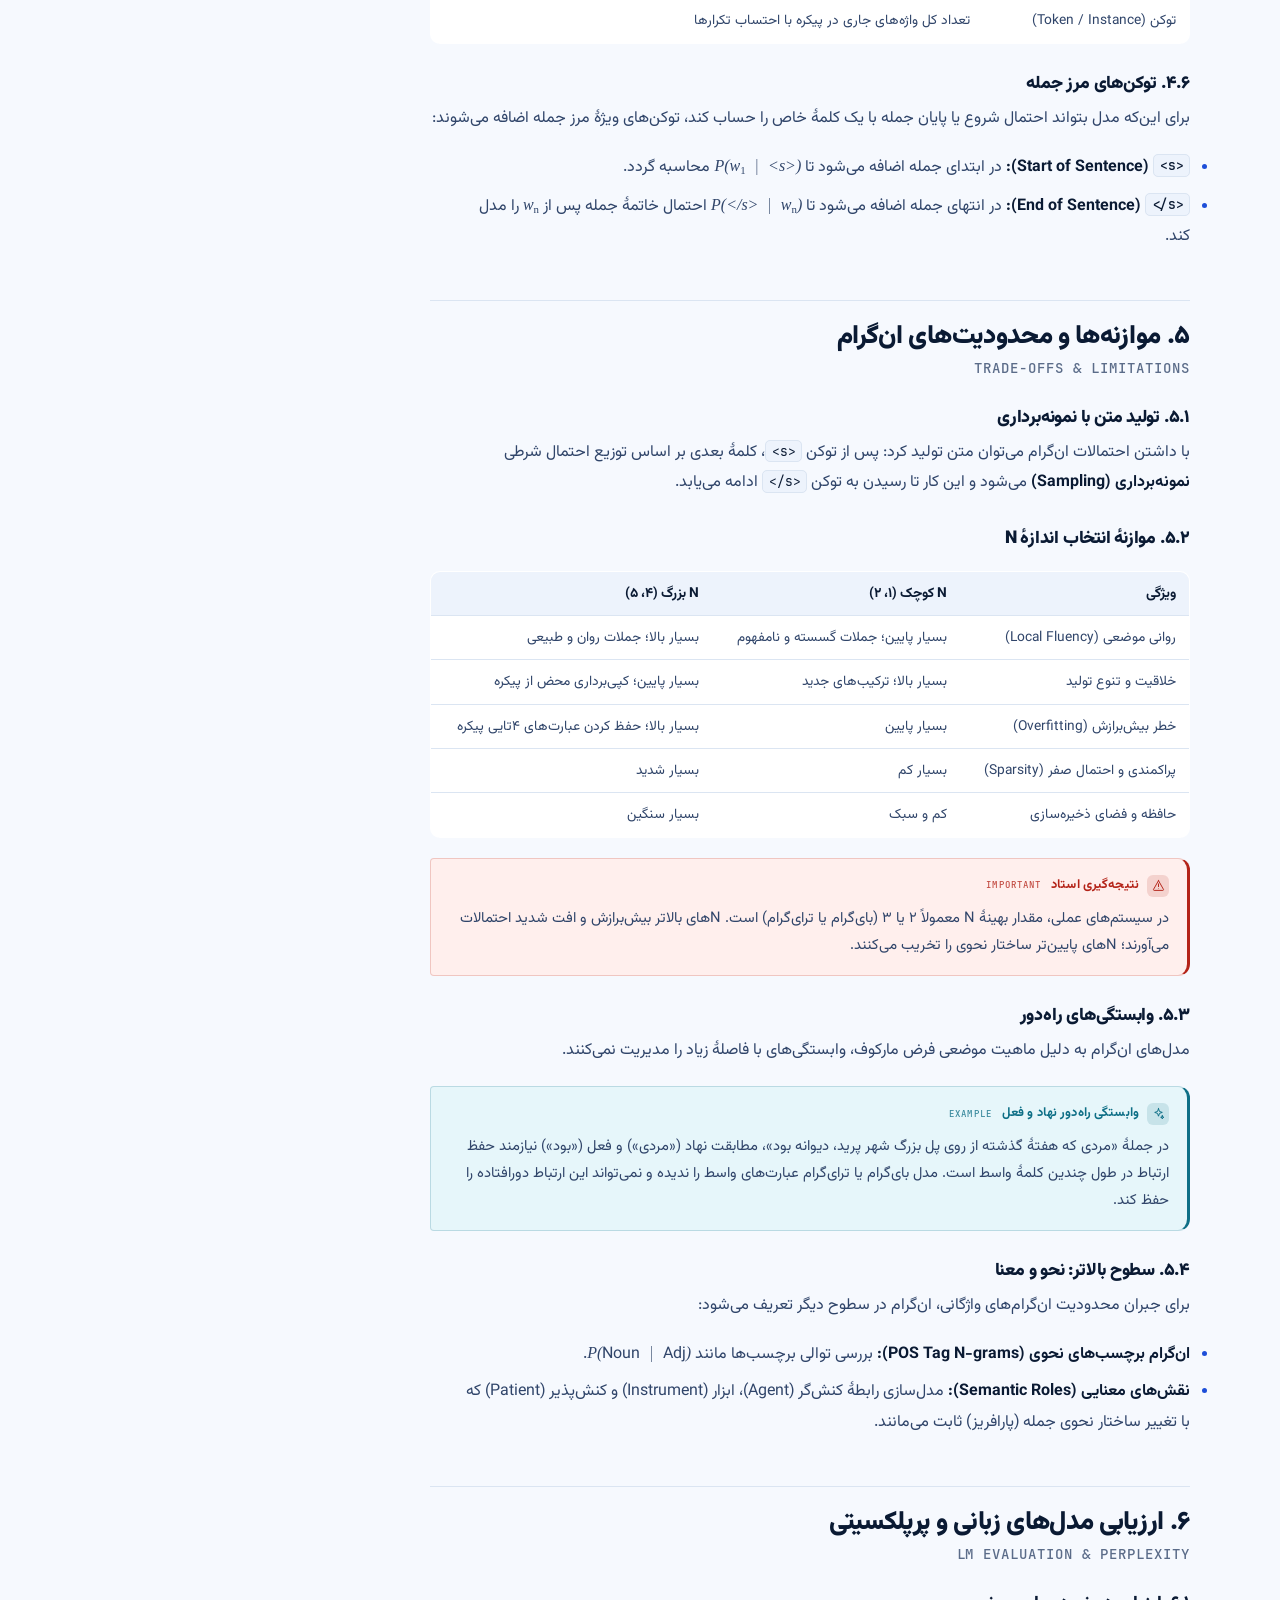
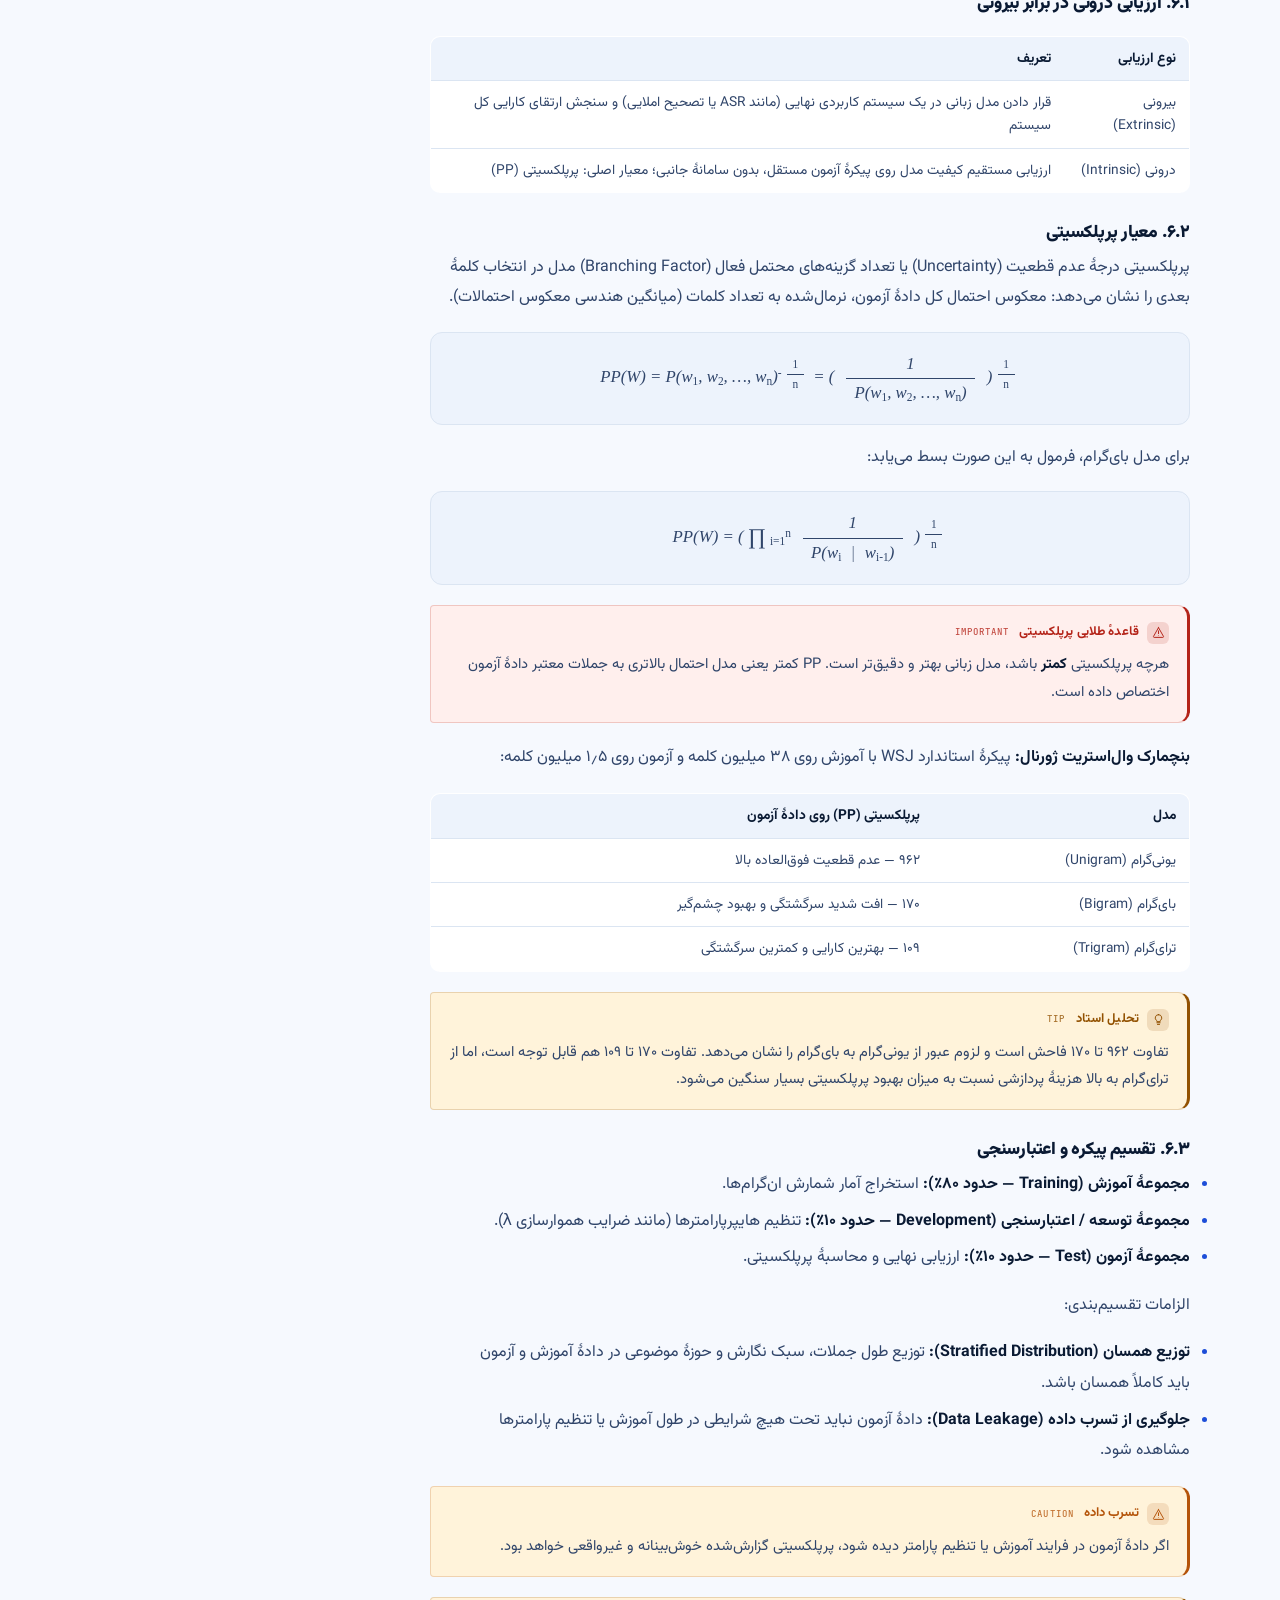
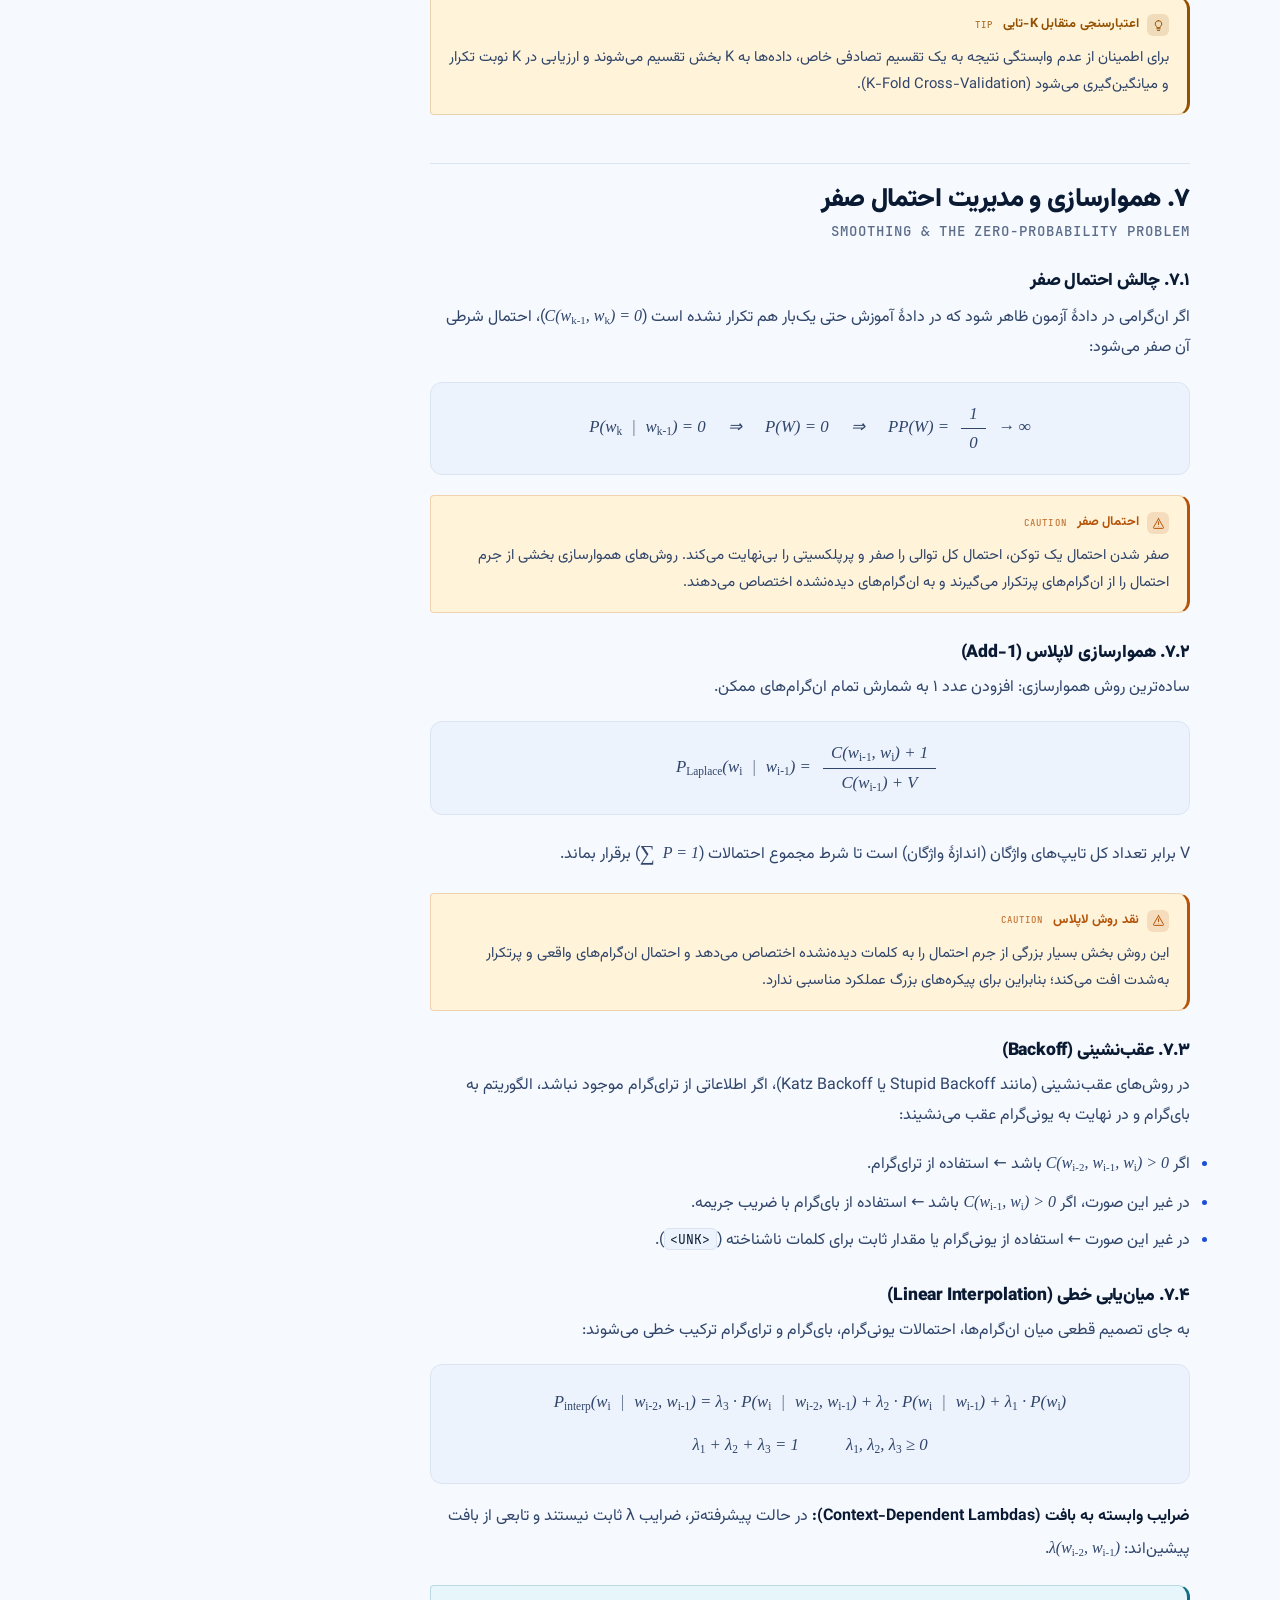
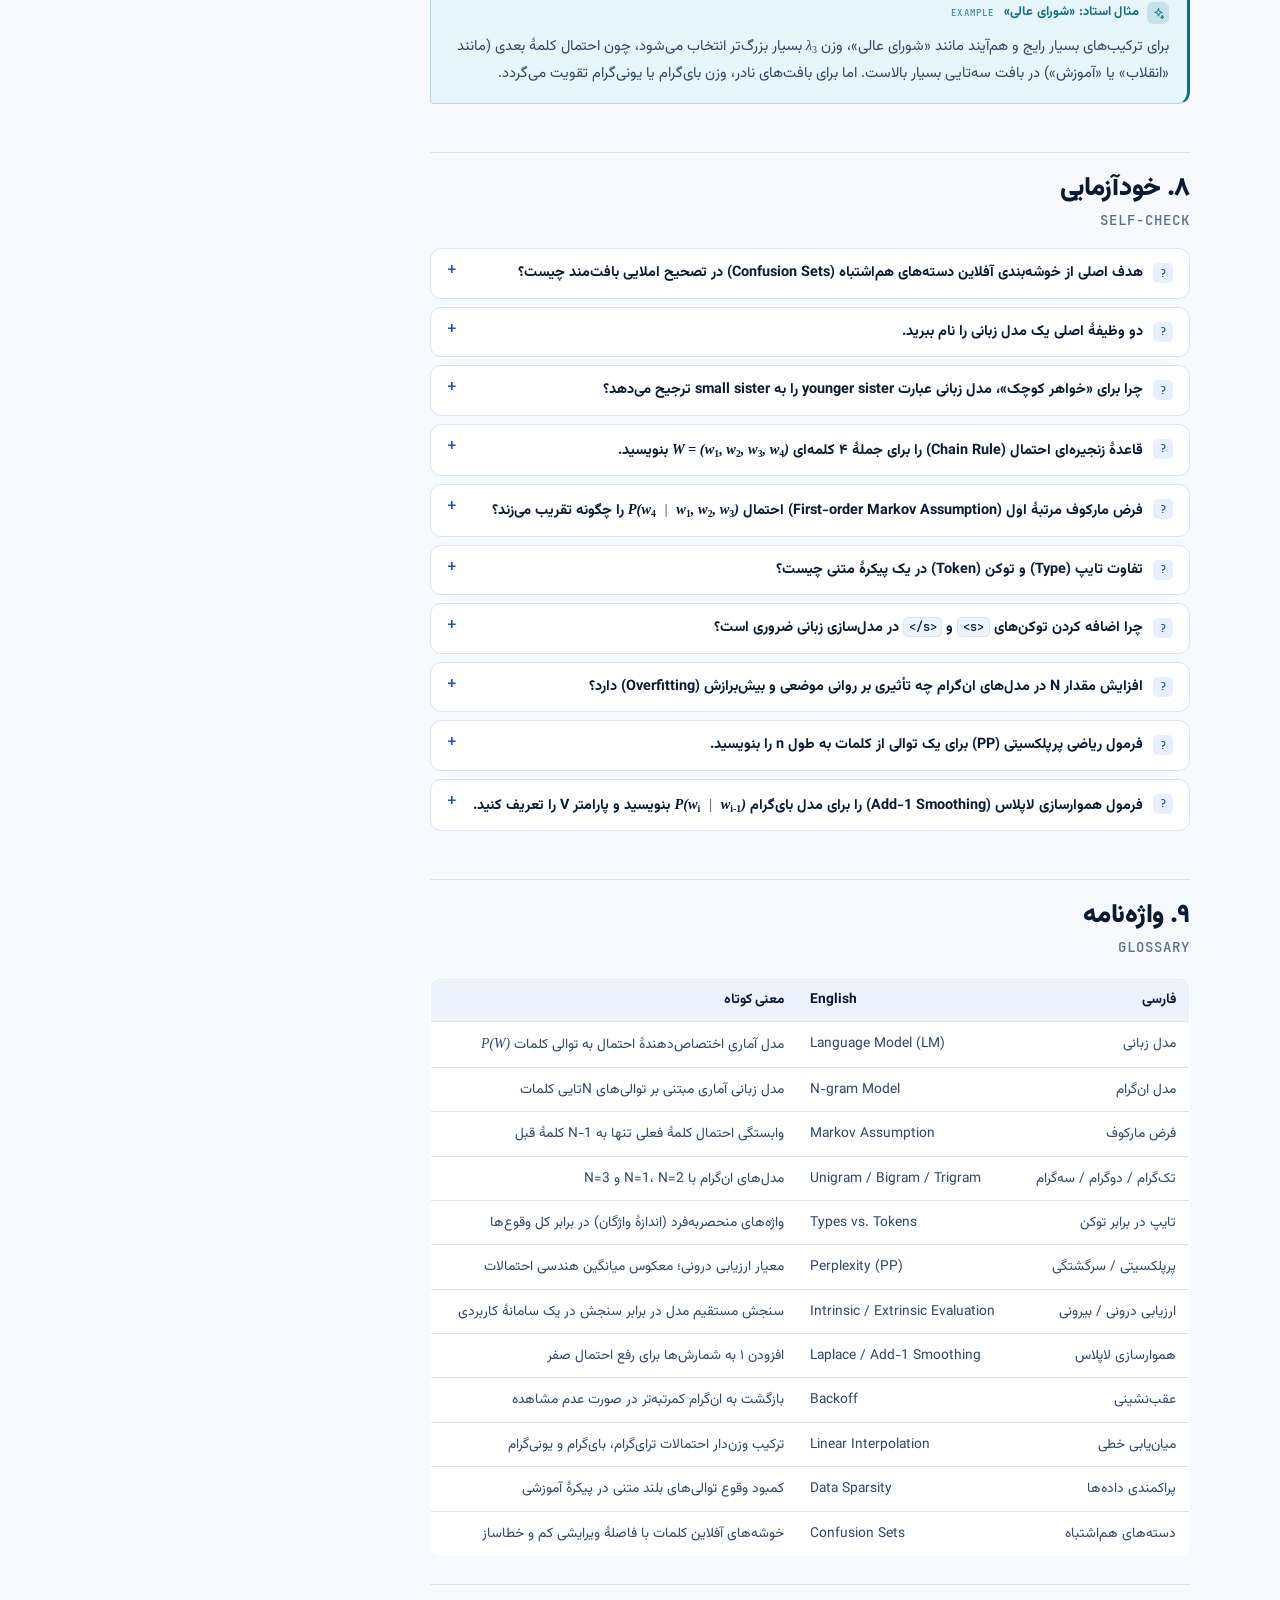
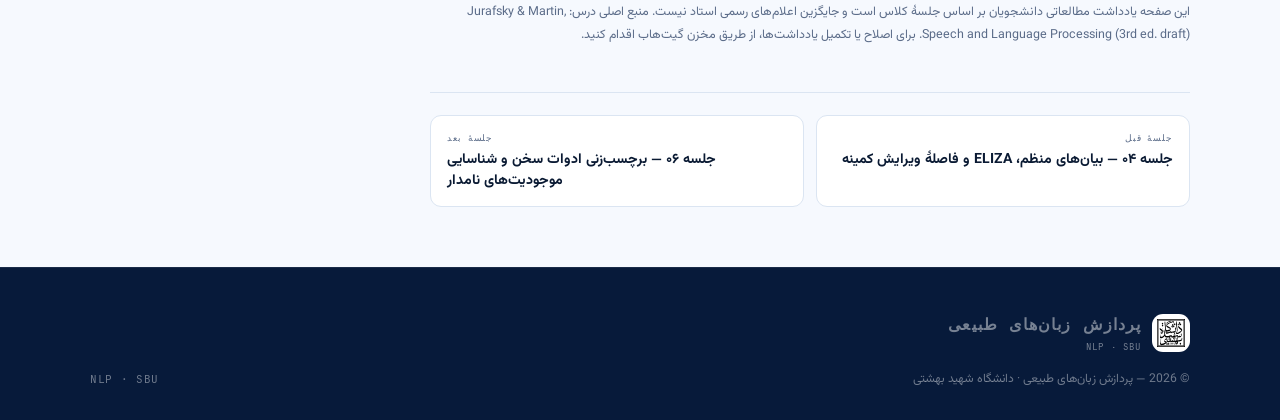
<file: sessions/session-05.html>
<!doctype html>
<html lang="fa" dir="rtl">
<head>
<meta charset="utf-8">
<meta name="viewport" content="width=device-width, initial-scale=1, viewport-fit=cover">
<title>مدل‌های زبانی، ان‌گرام و پرپلکسیتی — جلسه ۰۵ · پردازش زبان‌های طبیعی</title>
<meta name="description" content="تصحیح املایی بافت‌مند با خوشه‌های هم‌اشتباه، تعریف مدل زبانی، فرض مارکوف و مدل‌های یونی/بای/ترای‌گرام، ارزیابی درونی با پرپلکسیتی، تقسیم پیکره و هموارسازی احتمال صفر.">
<meta name="theme-color" content="#1d4ed8">
<script>(function(){try{var t=localStorage.getItem("nlp-theme");if(t==="light"||t==="dark")document.documentElement.setAttribute("data-theme",t);}catch(e){}})();</script>
<link rel="icon" href="../assets/img/sbu-logo-favicon.svg" type="image/svg+xml">
<link rel="stylesheet" href="../assets/css/site.css">
</head>
<body>
<a class="skip-link" href="#main">پرش به محتوای اصلی</a>
<div class="read-progress" data-read-progress aria-hidden="true"><span></span></div>

<header class="session-topbar">
  <div class="container inner">
    <span class="brand-logo brand-logo--sm" aria-hidden="true"><img src="../assets/img/sbu-logo.svg" alt=""></span>
    <a class="back" href="../notes.html"><svg viewBox="0 0 24 24" fill="none" stroke="currentColor" stroke-width="1.8" stroke-linecap="round" stroke-linejoin="round" aria-hidden="true"><path d="M9 18l6-6-6-6"/></svg><span>یادداشت‌ها</span></a>
    <div class="bar-title"><span class="mono">S۰۵</span>مدل‌های زبانی، ان‌گرام و پرپلکسیتی</div>
    <div class="actions">
      <button class="icon-btn" type="button" data-print aria-label="چاپ صفحه" title="چاپ صفحه"><svg viewBox="0 0 24 24" fill="none" stroke="currentColor" stroke-width="1.8" stroke-linecap="round" stroke-linejoin="round" aria-hidden="true"><path d="M6 9V3h12v6"/><path d="M6 18H4a2 2 0 0 1-2-2v-4a2 2 0 0 1 2-2h16a2 2 0 0 1 2 2v4a2 2 0 0 1-2 2h-2"/><rect x="6" y="14" width="12" height="8" rx="1"/></svg></button>
      <button class="icon-btn" type="button" data-theme-toggle aria-label="تغییر پوسته" title="تغییر پوسته"><svg data-icon-moon viewBox="0 0 24 24" fill="none" stroke="currentColor" stroke-width="1.8" stroke-linecap="round" stroke-linejoin="round" aria-hidden="true"><path d="M20.5 14.2A8.5 8.5 0 0 1 9.8 3.5 8.5 8.5 0 1 0 20.5 14.2Z"/></svg><svg data-icon-sun viewBox="0 0 24 24" fill="none" stroke="currentColor" stroke-width="1.8" stroke-linecap="round" aria-hidden="true" style="display:none"><circle cx="12" cy="12" r="4"/><path d="M12 2v2M12 20v2M4.9 4.9l1.4 1.4M17.7 17.7l1.4 1.4M2 12h2M20 12h2M4.9 19.1l1.4-1.4M17.7 6.3l1.4-1.4"/></svg></button>
    </div>
  </div>
</header>

<main id="main" class="container">
  <div class="session-layout">
    <article class="session-main">
      <header class="session-hero">
        <nav class="breadcrumb" aria-label="مسیر">
          <a href="../index.html">خانه</a><span class="sep">/</span>
          <a href="../notes.html">یادداشت جلسات</a><span class="sep">/</span>
          <span>جلسه ۰۵</span>
        </nav>
        <div class="session-kicker">
          <span class="badge badge--live">جلسه ۰۵</span>
          <span class="tag tag--brand">پردازش زبان‌های طبیعی</span>
        </div>
        <h1>مدل‌های زبانی، ان‌گرام و پرپلکسیتی</h1>
        <div class="h1-en" dir="ltr">Language Models, N-grams &amp; Perplexity</div>
        <div class="session-summary"><strong>خلاصه: </strong>تصحیح املایی بافت‌مند با خوشه‌های هم‌اشتباه، تعریف مدل زبانی، فرض مارکوف و مدل‌های یونی/بای/ترای‌گرام، ارزیابی درونی با پرپلکسیتی، تقسیم پیکره و هموارسازی احتمال صفر.</div>
        <div class="session-meta"><span><svg viewBox="0 0 24 24" fill="none" stroke="currentColor" stroke-width="1.8" stroke-linecap="round" stroke-linejoin="round" aria-hidden="true"><circle cx="12" cy="8" r="4"/><path d="M4 21a8 8 0 0 1 16 0"/></svg><span>دکتر مهرنوش شمس‌فرد</span></span></div>
      </header>

      <details class="toc-mobile"><summary>فهرست مطالب</summary><ol><li><a href="#۱-نمای-کلی-جلسه-session-overview">۱. نمای کلی جلسه</a></li>
<li><a href="#۲-تصحیح-املایی-بافت-مند-و-بهینه-سازی-سرعت-contextual-spelling-correction-search-optimization">۲. تصحیح املایی بافت‌مند و بهینه‌سازی سرعت</a></li>
<li class="toc-sub"><a href="#۲-۱-راهکارهای-مطرح-شده-در-کلاس">۲.۱. راهکارهای مطرح‌شده در کلاس</a></li>
<li class="toc-sub"><a href="#۲-۲-گلوگاه-محاسباتی">۲.۲. گلوگاه محاسباتی</a></li>
<li class="toc-sub"><a href="#۲-۳-خوشه-بندی-آفلاین-دسته-های-پرخطا">۲.۳. خوشه‌بندی آفلاین دسته‌های پرخطا</a></li>
<li><a href="#۳-مدل-زبانی-تعریف-پارادایم-ها-و-کاربردها-language-models-foundations-applications">۳. مدل زبانی: تعریف، پارادایم‌ها و کاربردها</a></li>
<li class="toc-sub"><a href="#۳-۱-تعریف-مدل-زبانی">۳.۱. تعریف مدل زبانی</a></li>
<li class="toc-sub"><a href="#۳-۲-آماری-در-برابر-عصبی">۳.۲. آماری در برابر عصبی</a></li>
<li class="toc-sub"><a href="#۳-۳-کاربردهای-عملی">۳.۳. کاربردهای عملی</a></li>
<li><a href="#۴-مدل-های-ان-گرام-و-فرض-مارکوف-n-gram-models-the-markov-assumption">۴. مدل‌های ان‌گرام و فرض مارکوف</a></li>
<li class="toc-sub"><a href="#۴-۱-قاعده-زنجیره-ای-احتمال">۴.۱. قاعدهٔ زنجیره‌ای احتمال</a></li>
<li class="toc-sub"><a href="#۴-۲-چالش-پراکندگی-داده-ها">۴.۲. چالش پراکندگی داده‌ها</a></li>
<li class="toc-sub"><a href="#۴-۳-فرض-مارکوف">۴.۳. فرض مارکوف</a></li>
<li class="toc-sub"><a href="#۴-۴-سه-مدل-پایه-ان-گرام">۴.۴. سه مدل پایهٔ ان‌گرام</a></li>
<li class="toc-sub"><a href="#۴-۵-تایپ-در-برابر-توکن">۴.۵. تایپ در برابر توکن</a></li>
<li class="toc-sub"><a href="#۴-۶-توکن-های-مرز-جمله">۴.۶. توکن‌های مرز جمله</a></li>
<li><a href="#۵-موازنه-ها-و-محدودیت-های-ان-گرام-trade-offs-limitations">۵. موازنه‌ها و محدودیت‌های ان‌گرام</a></li>
<li class="toc-sub"><a href="#۵-۱-تولید-متن-با-نمونه-برداری">۵.۱. تولید متن با نمونه‌برداری</a></li>
<li class="toc-sub"><a href="#۵-۲-موازنه-انتخاب-اندازه-n">۵.۲. موازنهٔ انتخاب اندازهٔ N</a></li>
<li class="toc-sub"><a href="#۵-۳-وابستگی-های-راه-دور">۵.۳. وابستگی‌های راه‌دور</a></li>
<li class="toc-sub"><a href="#۵-۴-سطوح-بالاتر-نحو-و-معنا">۵.۴. سطوح بالاتر: نحو و معنا</a></li>
<li><a href="#۶-ارزیابی-مدل-های-زبانی-و-پرپلکسیتی-lm-evaluation-perplexity">۶. ارزیابی مدل‌های زبانی و پرپلکسیتی</a></li>
<li class="toc-sub"><a href="#۶-۱-ارزیابی-درونی-در-برابر-بیرونی">۶.۱. ارزیابی درونی در برابر بیرونی</a></li>
<li class="toc-sub"><a href="#۶-۲-معیار-پرپلکسیتی">۶.۲. معیار پرپلکسیتی</a></li>
<li class="toc-sub"><a href="#۶-۳-تقسیم-پیکره-و-اعتبارسنجی">۶.۳. تقسیم پیکره و اعتبارسنجی</a></li>
<li><a href="#۷-هموارسازی-و-مدیریت-احتمال-صفر-smoothing-the-zero-probability-problem">۷. هموارسازی و مدیریت احتمال صفر</a></li>
<li class="toc-sub"><a href="#۷-۱-چالش-احتمال-صفر">۷.۱. چالش احتمال صفر</a></li>
<li class="toc-sub"><a href="#۷-۲-هموارسازی-لاپلاس-add-1">۷.۲. هموارسازی لاپلاس (Add-1)</a></li>
<li class="toc-sub"><a href="#۷-۳-عقب-نشینی-backoff">۷.۳. عقب‌نشینی (Backoff)</a></li>
<li class="toc-sub"><a href="#۷-۴-میان-یابی-خطی-linear-interpolation">۷.۴. میان‌یابی خطی (Linear Interpolation)</a></li>
<li><a href="#۸-خودآزمایی-self-check">۸. خودآزمایی</a></li>
<li><a href="#۹-واژه-نامه-glossary">۹. واژه‌نامه</a></li></ol></details>

      <div class="prose">
<h2 id="۱-نمای-کلی-جلسه-session-overview" dir="auto">۱. نمای کلی جلسه<span class="h-en" dir="ltr">Session Overview</span></h2>
<p dir="rtl" lang="fa">جلسهٔ پنجم پس از مرور تصحیح املایی بافت‌مند (Contextual Spelling Correction)، ورود رسمی به <strong>مدل‌سازی زبانی (Language Modeling)</strong> است. مدل‌های زبانی از حیاتی‌ترین ارکان سیستم‌های هوشمند پردازش گفتار و متن‌اند و پایهٔ ریاضی خود را بر توزیع احتمال (Probability Distribution) و آمار پیکره‌ای (Corpus Statistics) بنا می‌نهند.</p>
<p dir="rtl" lang="fa">محورهای این جلسه: مدل‌های ان‌گرام (N-gram Models)، فرض مارکوف (Markov Assumption)، ارزیابی درونی و بیرونی با محوریت پرپلکسیتی (Perplexity)، اعتبارسنجی پیکره (K-Fold Cross-Validation) و هموارسازی (Smoothing) برای حل مشکل احتمال صفر.</p>
<div class="table-scroll"><table dir="rtl" lang="fa"><thead><tr><th dir="rtl" lang="fa">محور اصلی</th><th dir="rtl" lang="fa">مفاهیم کلیدی</th><th dir="rtl" lang="fa">کاربرد عملی</th></tr></thead><tbody><tr><td dir="rtl" lang="fa">تصحیح املایی بافت‌مند</td><td dir="rtl" lang="fa">فاصلهٔ ویرایشی، بردارهای تعبیه (Embeddings)، خوشه‌بندی آفلاین</td><td dir="rtl" lang="fa">واژه‌پردازها و تصحیح متون</td></tr><tr><td dir="rtl" lang="fa">تعریف مدل زبانی</td><td dir="rtl" lang="fa">توزیع احتمال توالی‌ها <span class="math">P(W)</span> و احتمال کلمهٔ بعدی</td><td dir="rtl" lang="fa">کیبورد هوشمند، ترجمهٔ ماشینی، ASR</td></tr><tr><td dir="rtl" lang="fa">سلسله‌مراتب ان‌گرام</td><td dir="rtl" lang="fa">یونی‌گرام، بای‌گرام، ترای‌گرام و فرض مارکوف</td><td dir="rtl" lang="fa">محاسبهٔ احتمال متون و تولید خودکار متن</td></tr><tr><td dir="rtl" lang="fa">ارزیابی مدل‌های زبانی</td><td dir="rtl" lang="fa">ارزیابی درونی در برابر بیرونی، پرپلکسیتی (PP)</td><td dir="rtl" lang="fa">مقایسهٔ کارایی مدل‌ها روی پیکرهٔ آزمون</td></tr><tr><td dir="rtl" lang="fa">هموارسازی</td><td dir="rtl" lang="fa">لاپلاس (Add-1)، عقب‌نشینی (Backoff)، میان‌یابی خطی</td><td dir="rtl" lang="fa">توزیع مجدد جرم احتمال برای کلمات دیده‌نشده</td></tr></tbody></table></div>
<h2 id="۲-تصحیح-املایی-بافت-مند-و-بهینه-سازی-سرعت-contextual-spelling-correction-search-optimization" dir="auto">۲. تصحیح املایی بافت‌مند و بهینه‌سازی سرعت<span class="h-en" dir="ltr">Contextual Spelling Correction &amp; Search Optimization</span></h2>
<p dir="rtl" lang="fa">در جلسات گذشته، الگوریتم‌های کمترین فاصلهٔ ویرایشی (Minimum Edit Distance) برای اصلاح کلماتی که خودشان ناواژه (Non-word) هستند بررسی شد. چالش اصلی جایی است که کلمهٔ اشتباه خودش واژهٔ معتبری در واژه‌نامه باشد: <strong>خطای واژهٔ واقعی (Real-word Error)</strong>.</p>
<div class="callout callout--example"><div class="callout-head"><span class="co-icon"><svg viewBox="0 0 24 24" fill="none" stroke="currentColor" stroke-width="1.8" stroke-linecap="round" stroke-linejoin="round" aria-hidden="true"><path d="m12 3 1.8 5.2L19 10l-5.2 1.8L12 17l-1.8-5.2L5 10l5.2-1.8L12 3Z"/><path d="m19 16 .7 2.3L22 19l-2.3.7L19 22l-.7-2.3L16 19l2.3-.7L19 16Z"/></svg></span><span>خطای هم‌آوایی «حیاط / حیات»</span><span class="co-label">Example</span></div><div class="callout-body"><p dir="rtl" lang="fa">در جملهٔ «در حیاتِ مدرسه بازی می‌کردند»، واژهٔ «حیات» در واژه‌نامه معتبر است اما در این بافت نادرست است و باید «حیاط» باشد. مدل باید بین اعضای دستهٔ هم‌اشتباه {حیاط، حیات} با کمک بافت تصمیم بگیرد.</p></div></div>
<h3 id="۲-۱-راهکارهای-مطرح-شده-در-کلاس" dir="rtl" lang="fa">۲.۱. راهکارهای مطرح‌شده در کلاس</h3>
<p dir="rtl" lang="fa">۱) <strong>فاصلهٔ برداری (Embedding Distance):</strong> فاصلهٔ معنایی کلمه با کلمات مجاور جمله حساب شود؛ اگر فاصلهٔ برداری واژه‌ای مانند «حیات» با کلمات بافت (مانند «در» و «مدرسه») بسیار زیاد باشد، نشانهٔ خطای احتمالی است.</p>
<p dir="rtl" lang="fa">۲) <strong>مدل‌سازی ماسک‌گذاری (Masked Language Modeling):</strong> کلمهٔ موردنظر ماسک شود و مدل کلمات جایگزین محتمل را پیش‌بینی کند؛ سپس امتیاز کلمهٔ فعلی با امتیاز پیشنهادی‌های مدل مقایسه شود.</p>
<h3 id="۲-۲-گلوگاه-محاسباتی" dir="rtl" lang="fa">۲.۲. گلوگاه محاسباتی</h3>
<p dir="rtl" lang="fa">اگر برای تک‌تک کلمات یک متن، کاندیدهای فاصلهٔ ویرایشی ۱ یا ۲ استخراج و سپس بردار معنایی یا احتمال بافت‌مند همهٔ آن‌ها محاسبه شود، سرعت اجرا به‌شدت افت می‌کند و از نظر عملیاتی ناممکن می‌شود.</p>
<h3 id="۲-۳-خوشه-بندی-آفلاین-دسته-های-پرخطا" dir="rtl" lang="fa">۲.۳. خوشه‌بندی آفلاین دسته‌های پرخطا</h3>
<p dir="rtl" lang="fa">راهکار بهینه: انتقال جستجو به مرحلهٔ پیش‌پردازش آفلاین.</p>
<ul dir="auto"><li dir="rtl" lang="fa"><strong>ساخت دسته‌های هم‌اشتباه (Confusion Sets):</strong> واژگانی که فاصلهٔ ویرایشی بسیار کمی دارند — مانند {حیات، حیاط} یا {مدال، مداد، مدار} — از قبل خوشه‌بندی و ذخیره می‌شوند.</li><li dir="rtl" lang="fa"><strong>فیلتر کردن در زمان اجرا (Online Filtering):</strong> الگوریتم فقط وقتی با عضوی از این خوشه‌های پرخطا روبه‌رو شود وارد محاسبهٔ سنگین احتمال بافت می‌شود.</li></ul>
<div class="callout callout--tip"><div class="callout-head"><span class="co-icon"><svg viewBox="0 0 24 24" fill="none" stroke="currentColor" stroke-width="1.8" stroke-linecap="round" stroke-linejoin="round" aria-hidden="true"><path d="M9 18h6"/><path d="M10 21h4"/><path d="M12 3a6 6 0 0 0-3.6 10.8c.4.3.6.7.6 1.2V16h6v-1c0-.5.2-.9.6-1.2A6 6 0 0 0 12 3Z"/></svg></span><span>چرا آفلاین؟</span><span class="co-label">Tip</span></div><div class="callout-body"><p dir="rtl" lang="fa">حذف جستجوی ویرایشی از مسیر پردازش آنلاین، گلوگاه محاسباتی را از بین می‌برد؛ محاسبهٔ سنگین فقط برای اعضای خوشه‌های پرخطا اجرا می‌شود.</p></div></div>
<h2 id="۳-مدل-زبانی-تعریف-پارادایم-ها-و-کاربردها-language-models-foundations-applications" dir="auto">۳. مدل زبانی: تعریف، پارادایم‌ها و کاربردها<span class="h-en" dir="ltr">Language Models: Foundations &amp; Applications</span></h2>
<h3 id="۳-۱-تعریف-مدل-زبانی" dir="rtl" lang="fa">۳.۱. تعریف مدل زبانی</h3>
<div class="callout callout--definition"><div class="callout-head"><span class="co-icon"><svg viewBox="0 0 24 24" fill="none" stroke="currentColor" stroke-width="1.8" stroke-linecap="round" stroke-linejoin="round" aria-hidden="true"><path d="M4 5.5A2.5 2.5 0 0 1 6.5 3H20v18H6.5A2.5 2.5 0 0 1 4 18.5v-13Z"/><path d="M8 3v18"/></svg></span><span>مدل زبانی (Language Model)</span><span class="co-label">Definition</span></div><div class="callout-body"><p dir="rtl" lang="fa">مدل زبانی مدلی ریاضی و آماری است که ساختار و رفتارهای یک زبان طبیعی را مدل‌سازی می‌کند: مکانیزمی که امکان <strong>شناسایی (Recognition)</strong> و <strong>تولید (Generation)</strong> جملات معتبر را بر پایهٔ توزیع احتمال استخراج‌شده از پیکره فراهم می‌سازد.</p></div></div>
<p dir="rtl" lang="fa">دو وظیفهٔ اصلی:</p>
<p dir="rtl" lang="fa">۱) <strong>سنجش اعتبار توالی:</strong> نسبت دادن احتمال به یک توالی از کلمات <span class="math">P(W) = P(w<sub>1</sub>, w<sub>2</sub>, …, w<sub>n</sub>)</span> که نشان می‌دهد توالی تا چه حد در زبان طبیعی محتمل است.</p>
<p dir="rtl" lang="fa">۲) <strong>پیش‌بینی و تولید کلمهٔ بعدی:</strong> محاسبهٔ احتمال شرطی وقوع <span class="math">w<sub>k</sub></span> به شرط کلمات قبلی: <span class="math">P(w<sub>k</sub> <span class="m-mid">|</span> w<sub>1</sub>, w<sub>2</sub>, …, w<sub>k-1</sub>)</span>.</p>
<h3 id="۳-۲-آماری-در-برابر-عصبی" dir="rtl" lang="fa">۳.۲. آماری در برابر عصبی</h3>
<div class="table-scroll"><table dir="rtl" lang="fa"><thead><tr><th dir="rtl" lang="fa">پارادایم</th><th dir="rtl" lang="fa">سازوکار</th></tr></thead><tbody><tr><td dir="auto">مدل‌های آماری (Statistical LMs)</td><td dir="rtl" lang="fa">شمارش تکرار دنباله‌ها در پیکره و احتمال شرطی بر پایهٔ آمار کلاسیک (مدل‌های ان‌گرام)</td></tr><tr><td dir="rtl" lang="fa">مدل‌های عصبی (Neural LMs)</td><td dir="rtl" lang="fa">شبکه‌های عصبی عمیق، خودتوجهی (Self-Attention) و بازنمایی‌های برداری متراکم (Dense Embeddings) — در جلسات آتی</td></tr></tbody></table></div>
<h3 id="۳-۳-کاربردهای-عملی" dir="rtl" lang="fa">۳.۳. کاربردهای عملی</h3>
<ul dir="auto"><li dir="rtl" lang="fa"><strong>تکمیل خودکار (Auto-complete / Word Prediction):</strong> در صفحه‌کلید موبایل، کلمهٔ بعدی بر اساس توالی کلمات تایپ‌شده پیش‌بینی می‌شود.</li><li dir="rtl" lang="fa"><strong>بازسازی متون مختوش (Text Restoration):</strong> حدس بخش‌های آسیب‌دیده، تار یا پاک‌شده در کتیبه‌ها یا خروجی OCR.</li><li dir="rtl" lang="fa"><strong>ترجمهٔ ماشینی (Machine Translation):</strong> انتخاب بهترین هم‌آیی (Collocation)؛ برای ترجمهٔ «خواهر کوچک»، مدل زبانی تعیین می‌کند که <span class="math">P(<span class="m-text">younger sister</span>)</span> بسیار بالاتر از <span class="math">P(<span class="m-text">small sister</span>)</span> یا <span class="math">P(<span class="m-text">little sister</span>)</span> است.</li><li dir="rtl" lang="fa"><strong>تشخیص گفتار (Automatic Speech Recognition):</strong> رفع ابهام کلمات هم‌آوا (Homophones)؛ مثلاً «Ice Cream» در برابر «I Scream»، یا در فارسی «امداد» در برابر «امتداد».</li><li dir="rtl" lang="fa"><strong>تصحیح املایی بافت‌مند:</strong> تشخیص کلمات معتبری که در بافت جمله اشتباه به کار رفته‌اند.</li></ul>
<h2 id="۴-مدل-های-ان-گرام-و-فرض-مارکوف-n-gram-models-the-markov-assumption" dir="auto">۴. مدل‌های ان‌گرام و فرض مارکوف<span class="h-en" dir="ltr">N-gram Models &amp; the Markov Assumption</span></h2>
<h3 id="۴-۱-قاعده-زنجیره-ای-احتمال" dir="rtl" lang="fa">۴.۱. قاعدهٔ زنجیره‌ای احتمال</h3>
<p dir="rtl" lang="fa">برای محاسبهٔ احتمال کل یک توالی <span class="math">W = (w<sub>1</sub>, w<sub>2</sub>, …, w<sub>n</sub>)</span>، از قاعدهٔ زنجیره‌ای (Chain Rule) استفاده می‌شود:</p>
<div class="math-block" dir="ltr"><div class="math-row"><span class="math">P(w<sub>1</sub>, w<sub>2</sub>, …, w<sub>n</sub>) = P(w<sub>1</sub>) × P(w<sub>2</sub> <span class="m-mid">|</span> w<sub>1</sub>) × P(w<sub>3</sub> <span class="m-mid">|</span> w<sub>1</sub>, w<sub>2</sub>) × ⋯ × P(w<sub>n</sub> <span class="m-mid">|</span> w<sub>1</sub>, …, w<sub>n-1</sub>)</span></div><div class="math-row"><span class="math">P(w<sub>1</sub>, w<sub>2</sub>, …, w<sub>n</sub>) = <span class="m-op">∏</span><sub>k=1</sub><sup>n</sup> P(w<sub>k</sub> <span class="m-mid">|</span> w<sub>1</sub>, …, w<sub>k-1</sub>)</span></div></div>
<h3 id="۴-۲-چالش-پراکندگی-داده-ها" dir="rtl" lang="fa">۴.۲. چالش پراکندگی داده‌ها</h3>
<p dir="rtl" lang="fa">تخمین شمارشی احتمال شرطیِ کامل:</p>
<div class="math-block" dir="ltr"><div class="math-row"><span class="math">P(w<sub>n</sub> <span class="m-mid">|</span> w<sub>1</sub>, …, w<sub>n-1</sub>) = <span class="frac"><span class="frac-n">C(w<sub>1</sub>, …, w<sub>n-1</sub>, w<sub>n</sub>)</span><span class="frac-d">C(w<sub>1</sub>, …, w<sub>n-1</sub>)</span></span></span></div></div>
<div class="callout callout--warning"><div class="callout-head"><span class="co-icon"><svg viewBox="0 0 24 24" fill="none" stroke="currentColor" stroke-width="1.8" stroke-linecap="round" stroke-linejoin="round" aria-hidden="true"><path d="M12 3 2.8 19.2A1.2 1.2 0 0 0 3.9 21h16.2a1.2 1.2 0 0 0 1.1-1.8L12 3Z"/><path d="M12 9v5"/><circle cx="12" cy="17.4" r=".8" fill="currentColor" stroke="none"/></svg></span><span>پراکندگی داده‌ها (Data Sparsity)</span><span class="co-label">Caution</span></div><div class="callout-body"><p dir="rtl" lang="fa">در متون واقعی، احتمال این‌که یک توالی دقیق ۱۰ یا ۱۵ کلمه‌ای عیناً در پیکرهٔ آموزشی تکرار شده باشد نزدیک به صفر است. شمارش مخرج <span class="math">C(w<sub>1</sub>, …, w<sub>n-1</sub>)</span> صفر می‌شود و تخمین احتمال فرو می‌ریزد.</p></div></div>
<h3 id="۴-۳-فرض-مارکوف" dir="rtl" lang="fa">۴.۳. فرض مارکوف</h3>
<div class="callout callout--definition"><div class="callout-head"><span class="co-icon"><svg viewBox="0 0 24 24" fill="none" stroke="currentColor" stroke-width="1.8" stroke-linecap="round" stroke-linejoin="round" aria-hidden="true"><path d="M4 5.5A2.5 2.5 0 0 1 6.5 3H20v18H6.5A2.5 2.5 0 0 1 4 18.5v-13Z"/><path d="M8 3v18"/></svg></span><span>فرض مارکوف (Markov Assumption)</span><span class="co-label">Definition</span></div><div class="callout-body"><p dir="rtl" lang="fa">احتمال حضور کلمهٔ <span class="math">w<sub>k</sub></span> تنها به N−1 کلمهٔ بلافاصلهٔ قبل وابسته است و از تاریخچهٔ دورتر صرف‌نظر می‌شود:</p>
<p dir="ltr" lang="en"><span class="math">P(w<sub>k</sub> <span class="m-mid">|</span> w<sub>1</sub>, …, w<sub>k-1</sub>) ≈ P(w<sub>k</sub> <span class="m-mid">|</span> w<sub>k-N+1</sub>, …, w<sub>k-1</sub>)</span></p></div></div>
<h3 id="۴-۴-سه-مدل-پایه-ان-گرام" dir="rtl" lang="fa">۴.۴. سه مدل پایهٔ ان‌گرام</h3>
<p dir="rtl" lang="fa"><strong>یونی‌گرام (Unigram — N=1):</strong> کلمات کاملاً مستقل از هم فرض می‌شوند (مدل کیسه‌واژه):</p>
<div class="math-block" dir="ltr"><div class="math-row"><span class="math">P(w<sub>1</sub>, …, w<sub>n</sub>) ≈ <span class="m-op">∏</span><sub>k=1</sub><sup>n</sup> P(w<sub>k</sub>) = <span class="m-op">∏</span><sub>k=1</sub><sup>n</sup> <span class="frac"><span class="frac-n">C(w<sub>k</sub>)</span><span class="frac-d">N<sub><span class="m-text">tokens</span></sub></span></span></span></div></div>
<p dir="rtl" lang="fa"><strong>بای‌گرام (Bigram — N=2):</strong> هر کلمه فقط به کلمهٔ بلافاصلهٔ قبل وابسته است (فرض مارکوف مرتبهٔ ۱):</p>
<div class="math-block" dir="ltr"><div class="math-row"><span class="math">P(w<sub>1</sub>, …, w<sub>n</sub>) ≈ <span class="m-op">∏</span><sub>k=1</sub><sup>n</sup> P(w<sub>k</sub> <span class="m-mid">|</span> w<sub>k-1</sub>) = <span class="m-op">∏</span><sub>k=1</sub><sup>n</sup> <span class="frac"><span class="frac-n">C(w<sub>k-1</sub>, w<sub>k</sub>)</span><span class="frac-d">C(w<sub>k-1</sub>)</span></span></span></div></div>
<p dir="rtl" lang="fa"><strong>ترای‌گرام (Trigram — N=3):</strong> هر کلمه به دو کلمهٔ قبل وابسته است (فرض مارکوف مرتبهٔ ۲):</p>
<div class="math-block" dir="ltr"><div class="math-row"><span class="math">P(w<sub>1</sub>, …, w<sub>n</sub>) ≈ <span class="m-op">∏</span><sub>k=1</sub><sup>n</sup> P(w<sub>k</sub> <span class="m-mid">|</span> w<sub>k-2</sub>, w<sub>k-1</sub>) = <span class="m-op">∏</span><sub>k=1</sub><sup>n</sup> <span class="frac"><span class="frac-n">C(w<sub>k-2</sub>, w<sub>k-1</sub>, w<sub>k</sub>)</span><span class="frac-d">C(w<sub>k-2</sub>, w<sub>k-1</sub>)</span></span></span></div></div>
<h3 id="۴-۵-تایپ-در-برابر-توکن" dir="rtl" lang="fa">۴.۵. تایپ در برابر توکن</h3>
<div class="table-scroll"><table dir="rtl" lang="fa"><thead><tr><th dir="rtl" lang="fa">مفهوم</th><th dir="rtl" lang="fa">تعریف</th></tr></thead><tbody><tr><td dir="auto">تایپ (Type)</td><td dir="rtl" lang="fa">تعداد واژه‌های منحصربه‌فرد و غیرتکراری واژگان؛ اندازهٔ واژگان (Vocabulary Size)</td></tr><tr><td dir="auto">توکن (Token / Instance)</td><td dir="rtl" lang="fa">تعداد کل واژه‌های جاری در پیکره با احتساب تکرارها</td></tr></tbody></table></div>
<h3 id="۴-۶-توکن-های-مرز-جمله" dir="rtl" lang="fa">۴.۶. توکن‌های مرز جمله</h3>
<p dir="rtl" lang="fa">برای این‌که مدل بتواند احتمال شروع یا پایان جمله با یک کلمهٔ خاص را حساب کند، توکن‌های ویژهٔ مرز جمله اضافه می‌شوند:</p>
<ul dir="auto"><li dir="rtl" lang="fa"><strong><code>&lt;s&gt;</code> (Start of Sentence):</strong> در ابتدای جمله اضافه می‌شود تا <span class="math">P(w<sub>1</sub> <span class="m-mid">|</span> &lt;s&gt;)</span> محاسبه گردد.</li><li dir="rtl" lang="fa"><strong><code>&lt;/s&gt;</code> (End of Sentence):</strong> در انتهای جمله اضافه می‌شود تا <span class="math">P(&lt;/s&gt; <span class="m-mid">|</span> w<sub>n</sub>)</span> احتمال خاتمهٔ جمله پس از <span class="math">w<sub>n</sub></span> را مدل کند.</li></ul>
<h2 id="۵-موازنه-ها-و-محدودیت-های-ان-گرام-trade-offs-limitations" dir="rtl" lang="fa">۵. موازنه‌ها و محدودیت‌های ان‌گرام<span class="h-en" dir="ltr">Trade-offs &amp; Limitations</span></h2>
<h3 id="۵-۱-تولید-متن-با-نمونه-برداری" dir="rtl" lang="fa">۵.۱. تولید متن با نمونه‌برداری</h3>
<p dir="rtl" lang="fa">با داشتن احتمالات ان‌گرام می‌توان متن تولید کرد: پس از توکن <code>&lt;s&gt;</code>، کلمهٔ بعدی بر اساس توزیع احتمال شرطی <strong>نمونه‌برداری (Sampling)</strong> می‌شود و این کار تا رسیدن به توکن <code>&lt;/s&gt;</code> ادامه می‌یابد.</p>
<h3 id="۵-۲-موازنه-انتخاب-اندازه-n" dir="rtl" lang="fa">۵.۲. موازنهٔ انتخاب اندازهٔ N</h3>
<div class="table-scroll"><table dir="rtl" lang="fa"><thead><tr><th dir="rtl" lang="fa">ویژگی</th><th dir="rtl" lang="fa">N کوچک (۱، ۲)</th><th dir="rtl" lang="fa">N بزرگ (۴، ۵)</th></tr></thead><tbody><tr><td dir="auto">روانی موضعی (Local Fluency)</td><td dir="rtl" lang="fa">بسیار پایین؛ جملات گسسته و نامفهوم</td><td dir="rtl" lang="fa">بسیار بالا؛ جملات روان و طبیعی</td></tr><tr><td dir="rtl" lang="fa">خلاقیت و تنوع تولید</td><td dir="rtl" lang="fa">بسیار بالا؛ ترکیب‌های جدید</td><td dir="rtl" lang="fa">بسیار پایین؛ کپی‌برداری محض از پیکره</td></tr><tr><td dir="rtl" lang="fa">خطر بیش‌برازش (Overfitting)</td><td dir="rtl" lang="fa">بسیار پایین</td><td dir="rtl" lang="fa">بسیار بالا؛ حفظ کردن عبارت‌های ۴تایی پیکره</td></tr><tr><td dir="rtl" lang="fa">پراکمندی و احتمال صفر (Sparsity)</td><td dir="rtl" lang="fa">بسیار کم</td><td dir="rtl" lang="fa">بسیار شدید</td></tr><tr><td dir="rtl" lang="fa">حافظه و فضای ذخیره‌سازی</td><td dir="rtl" lang="fa">کم و سبک</td><td dir="rtl" lang="fa">بسیار سنگین</td></tr></tbody></table></div>
<div class="callout callout--important"><div class="callout-head"><span class="co-icon"><svg viewBox="0 0 24 24" fill="none" stroke="currentColor" stroke-width="1.8" stroke-linecap="round" stroke-linejoin="round" aria-hidden="true"><path d="M12 3 2.8 19.2A1.2 1.2 0 0 0 3.9 21h16.2a1.2 1.2 0 0 0 1.1-1.8L12 3Z"/><path d="M12 9v5"/><circle cx="12" cy="17.4" r=".8" fill="currentColor" stroke="none"/></svg></span><span>نتیجه‌گیری استاد</span><span class="co-label">Important</span></div><div class="callout-body"><p dir="rtl" lang="fa">در سیستم‌های عملی، مقدار بهینهٔ N معمولاً ۲ یا ۳ (بای‌گرام یا ترای‌گرام) است. Nهای بالاتر بیش‌برازش و افت شدید احتمالات می‌آورند؛ Nهای پایین‌تر ساختار نحوی را تخریب می‌کنند.</p></div></div>
<h3 id="۵-۳-وابستگی-های-راه-دور" dir="rtl" lang="fa">۵.۳. وابستگی‌های راه‌دور</h3>
<p dir="rtl" lang="fa">مدل‌های ان‌گرام به دلیل ماهیت موضعی فرض مارکوف، وابستگی‌های با فاصلهٔ زیاد را مدیریت نمی‌کنند.</p>
<div class="callout callout--example"><div class="callout-head"><span class="co-icon"><svg viewBox="0 0 24 24" fill="none" stroke="currentColor" stroke-width="1.8" stroke-linecap="round" stroke-linejoin="round" aria-hidden="true"><path d="m12 3 1.8 5.2L19 10l-5.2 1.8L12 17l-1.8-5.2L5 10l5.2-1.8L12 3Z"/><path d="m19 16 .7 2.3L22 19l-2.3.7L19 22l-.7-2.3L16 19l2.3-.7L19 16Z"/></svg></span><span>وابستگی راه‌دور نهاد و فعل</span><span class="co-label">Example</span></div><div class="callout-body"><p dir="rtl" lang="fa">در جملهٔ «مردی که هفتهٔ گذشته از روی پل بزرگ شهر پرید، دیوانه بود»، مطابقت نهاد («مردی») و فعل («بود») نیازمند حفظ ارتباط در طول چندین کلمهٔ واسط است. مدل بای‌گرام یا ترای‌گرام عبارت‌های واسط را ندیده و نمی‌تواند این ارتباط دورافتاده را حفظ کند.</p></div></div>
<h3 id="۵-۴-سطوح-بالاتر-نحو-و-معنا" dir="rtl" lang="fa">۵.۴. سطوح بالاتر: نحو و معنا</h3>
<p dir="rtl" lang="fa">برای جبران محدودیت ان‌گرام‌های واژگانی، ان‌گرام در سطوح دیگر تعریف می‌شود:</p>
<ul dir="auto"><li dir="rtl" lang="fa"><strong>ان‌گرام برچسب‌های نحوی (POS Tag N-grams):</strong> بررسی توالی برچسب‌ها مانند <span class="math">P(<span class="m-text">Noun</span> <span class="m-mid">|</span> <span class="m-text">Adj</span>)</span>.</li><li dir="rtl" lang="fa"><strong>نقش‌های معنایی (Semantic Roles):</strong> مدل‌سازی رابطهٔ کنش‌گر (Agent)، ابزار (Instrument) و کنش‌پذیر (Patient) که با تغییر ساختار نحوی جمله (پارافریز) ثابت می‌مانند.</li></ul>
<h2 id="۶-ارزیابی-مدل-های-زبانی-و-پرپلکسیتی-lm-evaluation-perplexity" dir="rtl" lang="fa">۶. ارزیابی مدل‌های زبانی و پرپلکسیتی<span class="h-en" dir="ltr">LM Evaluation &amp; Perplexity</span></h2>
<h3 id="۶-۱-ارزیابی-درونی-در-برابر-بیرونی" dir="rtl" lang="fa">۶.۱. ارزیابی درونی در برابر بیرونی</h3>
<div class="table-scroll"><table dir="rtl" lang="fa"><thead><tr><th dir="rtl" lang="fa">نوع ارزیابی</th><th dir="rtl" lang="fa">تعریف</th></tr></thead><tbody><tr><td dir="auto">بیرونی (Extrinsic)</td><td dir="rtl" lang="fa">قرار دادن مدل زبانی در یک سیستم کاربردی نهایی (مانند ASR یا تصحیح املایی) و سنجش ارتقای کارایی کل سیستم</td></tr><tr><td dir="auto">درونی (Intrinsic)</td><td dir="rtl" lang="fa">ارزیابی مستقیم کیفیت مدل روی پیکرهٔ آزمون مستقل، بدون سامانهٔ جانبی؛ معیار اصلی: پرپلکسیتی (PP)</td></tr></tbody></table></div>
<h3 id="۶-۲-معیار-پرپلکسیتی" dir="rtl" lang="fa">۶.۲. معیار پرپلکسیتی</h3>
<p dir="rtl" lang="fa">پرپلکسیتی درجهٔ عدم قطعیت (Uncertainty) یا تعداد گزینه‌های محتمل فعال (Branching Factor) مدل در انتخاب کلمهٔ بعدی را نشان می‌دهد: معکوس احتمال کل دادهٔ آزمون، نرمال‌شده به تعداد کلمات (میانگین هندسی معکوس احتمالات).</p>
<div class="math-block" dir="ltr"><div class="math-row"><span class="math">PP(W) = P(w<sub>1</sub>, w<sub>2</sub>, …, w<sub>n</sub>)<sup>-<span class="frac"><span class="frac-n">1</span><span class="frac-d">n</span></span></sup> = ( <span class="frac"><span class="frac-n">1</span><span class="frac-d">P(w<sub>1</sub>, w<sub>2</sub>, …, w<sub>n</sub>)</span></span> )<sup><span class="frac"><span class="frac-n">1</span><span class="frac-d">n</span></span></sup></span></div></div>
<p dir="rtl" lang="fa">برای مدل بای‌گرام، فرمول به این صورت بسط می‌یابد:</p>
<div class="math-block" dir="ltr"><div class="math-row"><span class="math">PP(W) = ( <span class="m-op">∏</span><sub>i=1</sub><sup>n</sup> <span class="frac"><span class="frac-n">1</span><span class="frac-d">P(w<sub>i</sub> <span class="m-mid">|</span> w<sub>i-1</sub>)</span></span> )<sup><span class="frac"><span class="frac-n">1</span><span class="frac-d">n</span></span></sup></span></div></div>
<div class="callout callout--important"><div class="callout-head"><span class="co-icon"><svg viewBox="0 0 24 24" fill="none" stroke="currentColor" stroke-width="1.8" stroke-linecap="round" stroke-linejoin="round" aria-hidden="true"><path d="M12 3 2.8 19.2A1.2 1.2 0 0 0 3.9 21h16.2a1.2 1.2 0 0 0 1.1-1.8L12 3Z"/><path d="M12 9v5"/><circle cx="12" cy="17.4" r=".8" fill="currentColor" stroke="none"/></svg></span><span>قاعدهٔ طلایی پرپلکسیتی</span><span class="co-label">Important</span></div><div class="callout-body"><p dir="rtl" lang="fa">هرچه پرپلکسیتی <strong>کمتر</strong> باشد، مدل زبانی بهتر و دقیق‌تر است. PP کمتر یعنی مدل احتمال بالاتری به جملات معتبر دادهٔ آزمون اختصاص داده است.</p></div></div>
<p dir="rtl" lang="fa"><strong>بنچمارک وال‌استریت ژورنال:</strong> پیکرهٔ استاندارد WSJ با آموزش روی ۳۸ میلیون کلمه و آزمون روی ۱٫۵ میلیون کلمه:</p>
<div class="table-scroll"><table dir="rtl" lang="fa"><thead><tr><th dir="rtl" lang="fa">مدل</th><th dir="rtl" lang="fa">پرپلکسیتی (PP) روی دادهٔ آزمون</th></tr></thead><tbody><tr><td dir="rtl" lang="fa">یونی‌گرام (Unigram)</td><td dir="rtl" lang="fa">۹۶۲ — عدم قطعیت فوق‌العاده بالا</td></tr><tr><td dir="rtl" lang="fa">بای‌گرام (Bigram)</td><td dir="rtl" lang="fa">۱۷۰ — افت شدید سرگشتگی و بهبود چشم‌گیر</td></tr><tr><td dir="rtl" lang="fa">ترای‌گرام (Trigram)</td><td dir="rtl" lang="fa">۱۰۹ — بهترین کارایی و کمترین سرگشتگی</td></tr></tbody></table></div>
<div class="callout callout--tip"><div class="callout-head"><span class="co-icon"><svg viewBox="0 0 24 24" fill="none" stroke="currentColor" stroke-width="1.8" stroke-linecap="round" stroke-linejoin="round" aria-hidden="true"><path d="M9 18h6"/><path d="M10 21h4"/><path d="M12 3a6 6 0 0 0-3.6 10.8c.4.3.6.7.6 1.2V16h6v-1c0-.5.2-.9.6-1.2A6 6 0 0 0 12 3Z"/></svg></span><span>تحلیل استاد</span><span class="co-label">Tip</span></div><div class="callout-body"><p dir="rtl" lang="fa">تفاوت ۹۶۲ تا ۱۷۰ فاحش است و لزوم عبور از یونی‌گرام به بای‌گرام را نشان می‌دهد. تفاوت ۱۷۰ تا ۱۰۹ هم قابل توجه است، اما از ترای‌گرام به بالا هزینهٔ پردازشی نسبت به میزان بهبود پرپلکسیتی بسیار سنگین می‌شود.</p></div></div>
<h3 id="۶-۳-تقسیم-پیکره-و-اعتبارسنجی" dir="rtl" lang="fa">۶.۳. تقسیم پیکره و اعتبارسنجی</h3>
<ul dir="auto"><li dir="rtl" lang="fa"><strong>مجموعهٔ آموزش (Training — حدود ۸۰٪):</strong> استخراج آمار شمارش ان‌گرام‌ها.</li><li dir="rtl" lang="fa"><strong>مجموعهٔ توسعه / اعتبارسنجی (Development — حدود ۱۰٪):</strong> تنظیم هایپرپارامترها (مانند ضرایب هموارسازی λ).</li><li dir="rtl" lang="fa"><strong>مجموعهٔ آزمون (Test — حدود ۱۰٪):</strong> ارزیابی نهایی و محاسبهٔ پرپلکسیتی.</li></ul>
<p dir="rtl" lang="fa">الزامات تقسیم‌بندی:</p>
<ul dir="auto"><li dir="rtl" lang="fa"><strong>توزیع همسان (Stratified Distribution):</strong> توزیع طول جملات، سبک نگارش و حوزهٔ موضوعی در دادهٔ آموزش و آزمون باید کاملاً همسان باشد.</li><li dir="rtl" lang="fa"><strong>جلوگیری از تسرب داده (Data Leakage):</strong> دادهٔ آزمون نباید تحت هیچ شرایطی در طول آموزش یا تنظیم پارامترها مشاهده شود.</li></ul>
<div class="callout callout--warning"><div class="callout-head"><span class="co-icon"><svg viewBox="0 0 24 24" fill="none" stroke="currentColor" stroke-width="1.8" stroke-linecap="round" stroke-linejoin="round" aria-hidden="true"><path d="M12 3 2.8 19.2A1.2 1.2 0 0 0 3.9 21h16.2a1.2 1.2 0 0 0 1.1-1.8L12 3Z"/><path d="M12 9v5"/><circle cx="12" cy="17.4" r=".8" fill="currentColor" stroke="none"/></svg></span><span>تسرب داده</span><span class="co-label">Caution</span></div><div class="callout-body"><p dir="rtl" lang="fa">اگر دادهٔ آزمون در فرایند آموزش یا تنظیم پارامتر دیده شود، پرپلکسیتی گزارش‌شده خوش‌بینانه و غیرواقعی خواهد بود.</p></div></div>
<div class="callout callout--tip"><div class="callout-head"><span class="co-icon"><svg viewBox="0 0 24 24" fill="none" stroke="currentColor" stroke-width="1.8" stroke-linecap="round" stroke-linejoin="round" aria-hidden="true"><path d="M9 18h6"/><path d="M10 21h4"/><path d="M12 3a6 6 0 0 0-3.6 10.8c.4.3.6.7.6 1.2V16h6v-1c0-.5.2-.9.6-1.2A6 6 0 0 0 12 3Z"/></svg></span><span>اعتبارسنجی متقابل K-تایی</span><span class="co-label">Tip</span></div><div class="callout-body"><p dir="rtl" lang="fa">برای اطمینان از عدم وابستگی نتیجه به یک تقسیم تصادفی خاص، داده‌ها به K بخش تقسیم می‌شوند و ارزیابی در K نوبت تکرار و میانگین‌گیری می‌شود (K-Fold Cross-Validation).</p></div></div>
<h2 id="۷-هموارسازی-و-مدیریت-احتمال-صفر-smoothing-the-zero-probability-problem" dir="auto">۷. هموارسازی و مدیریت احتمال صفر<span class="h-en" dir="ltr">Smoothing &amp; the Zero-Probability Problem</span></h2>
<h3 id="۷-۱-چالش-احتمال-صفر" dir="rtl" lang="fa">۷.۱. چالش احتمال صفر</h3>
<p dir="rtl" lang="fa">اگر ان‌گرامی در دادهٔ آزمون ظاهر شود که در دادهٔ آموزش حتی یک‌بار هم تکرار نشده است (<span class="math">C(w<sub>k-1</sub>, w<sub>k</sub>) = 0</span>)، احتمال شرطی آن صفر می‌شود:</p>
<div class="math-block" dir="ltr"><div class="math-row"><span class="math">P(w<sub>k</sub> <span class="m-mid">|</span> w<sub>k-1</sub>) = 0 <span class="m-sp"></span>⇒<span class="m-sp"></span> P(W) = 0 <span class="m-sp"></span>⇒<span class="m-sp"></span> PP(W) = <span class="frac"><span class="frac-n">1</span><span class="frac-d">0</span></span> → ∞</span></div></div>
<div class="callout callout--warning"><div class="callout-head"><span class="co-icon"><svg viewBox="0 0 24 24" fill="none" stroke="currentColor" stroke-width="1.8" stroke-linecap="round" stroke-linejoin="round" aria-hidden="true"><path d="M12 3 2.8 19.2A1.2 1.2 0 0 0 3.9 21h16.2a1.2 1.2 0 0 0 1.1-1.8L12 3Z"/><path d="M12 9v5"/><circle cx="12" cy="17.4" r=".8" fill="currentColor" stroke="none"/></svg></span><span>احتمال صفر</span><span class="co-label">Caution</span></div><div class="callout-body"><p dir="rtl" lang="fa">صفر شدن احتمال یک توکن، احتمال کل توالی را صفر و پرپلکسیتی را بی‌نهایت می‌کند. روش‌های هموارسازی بخشی از جرم احتمال را از ان‌گرام‌های پرتکرار می‌گیرند و به ان‌گرام‌های دیده‌نشده اختصاص می‌دهند.</p></div></div>
<h3 id="۷-۲-هموارسازی-لاپلاس-add-1" dir="rtl" lang="fa">۷.۲. هموارسازی لاپلاس (Add-1)</h3>
<p dir="rtl" lang="fa">ساده‌ترین روش هموارسازی: افزودن عدد ۱ به شمارش تمام ان‌گرام‌های ممکن.</p>
<div class="math-block" dir="ltr"><div class="math-row"><span class="math">P<sub>Laplace</sub>(w<sub>i</sub> <span class="m-mid">|</span> w<sub>i-1</sub>) = <span class="frac"><span class="frac-n">C(w<sub>i-1</sub>, w<sub>i</sub>) + 1</span><span class="frac-d">C(w<sub>i-1</sub>) + V</span></span></span></div></div>
<p dir="rtl" lang="fa">V برابر تعداد کل تایپ‌های واژگان (اندازهٔ واژگان) است تا شرط مجموع احتمالات (<span class="math"><span class="m-op">∑</span> P = 1</span>) برقرار بماند.</p>
<div class="callout callout--warning"><div class="callout-head"><span class="co-icon"><svg viewBox="0 0 24 24" fill="none" stroke="currentColor" stroke-width="1.8" stroke-linecap="round" stroke-linejoin="round" aria-hidden="true"><path d="M12 3 2.8 19.2A1.2 1.2 0 0 0 3.9 21h16.2a1.2 1.2 0 0 0 1.1-1.8L12 3Z"/><path d="M12 9v5"/><circle cx="12" cy="17.4" r=".8" fill="currentColor" stroke="none"/></svg></span><span>نقد روش لاپلاس</span><span class="co-label">Caution</span></div><div class="callout-body"><p dir="rtl" lang="fa">این روش بخش بسیار بزرگی از جرم احتمال را به کلمات دیده‌نشده اختصاص می‌دهد و احتمال ان‌گرام‌های واقعی و پرتکرار به‌شدت افت می‌کند؛ بنابراین برای پیکره‌های بزرگ عملکرد مناسبی ندارد.</p></div></div>
<h3 id="۷-۳-عقب-نشینی-backoff" dir="rtl" lang="fa">۷.۳. عقب‌نشینی (Backoff)</h3>
<p dir="rtl" lang="fa">در روش‌های عقب‌نشینی (مانند Stupid Backoff یا Katz Backoff)، اگر اطلاعاتی از ترای‌گرام موجود نباشد، الگوریتم به بای‌گرام و در نهایت به یونی‌گرام عقب می‌نشیند:</p>
<ul dir="auto"><li dir="rtl" lang="fa">اگر <span class="math">C(w<sub>i-2</sub>, w<sub>i-1</sub>, w<sub>i</sub>) &gt; 0</span> باشد ← استفاده از ترای‌گرام.</li><li dir="rtl" lang="fa">در غیر این صورت، اگر <span class="math">C(w<sub>i-1</sub>, w<sub>i</sub>) &gt; 0</span> باشد ← استفاده از بای‌گرام با ضریب جریمه.</li><li dir="rtl" lang="fa">در غیر این صورت ← استفاده از یونی‌گرام یا مقدار ثابت برای کلمات ناشناخته (<code>&lt;UNK&gt;</code>).</li></ul>
<h3 id="۷-۴-میان-یابی-خطی-linear-interpolation" dir="auto">۷.۴. میان‌یابی خطی (Linear Interpolation)</h3>
<p dir="rtl" lang="fa">به جای تصمیم قطعی میان ان‌گرام‌ها، احتمالات یونی‌گرام، بای‌گرام و ترای‌گرام ترکیب خطی می‌شوند:</p>
<div class="math-block" dir="ltr"><div class="math-row"><span class="math">P<sub>interp</sub>(w<sub>i</sub> <span class="m-mid">|</span> w<sub>i-2</sub>, w<sub>i-1</sub>) = λ<sub>3</sub> · P(w<sub>i</sub> <span class="m-mid">|</span> w<sub>i-2</sub>, w<sub>i-1</sub>) + λ<sub>2</sub> · P(w<sub>i</sub> <span class="m-mid">|</span> w<sub>i-1</sub>) + λ<sub>1</sub> · P(w<sub>i</sub>)</span></div><div class="math-row"><span class="math">λ<sub>1</sub> + λ<sub>2</sub> + λ<sub>3</sub> = 1 <span class="m-sp m-sp2"></span> λ<sub>1</sub>, λ<sub>2</sub>, λ<sub>3</sub> ≥ 0</span></div></div>
<p dir="rtl" lang="fa"><strong>ضرایب وابسته به بافت (Context-Dependent Lambdas):</strong> در حالت پیشرفته‌تر، ضرایب λ ثابت نیستند و تابعی از بافت پیشین‌اند: <span class="math">λ(w<sub>i-2</sub>, w<sub>i-1</sub>)</span>.</p>
<div class="callout callout--example"><div class="callout-head"><span class="co-icon"><svg viewBox="0 0 24 24" fill="none" stroke="currentColor" stroke-width="1.8" stroke-linecap="round" stroke-linejoin="round" aria-hidden="true"><path d="m12 3 1.8 5.2L19 10l-5.2 1.8L12 17l-1.8-5.2L5 10l5.2-1.8L12 3Z"/><path d="m19 16 .7 2.3L22 19l-2.3.7L19 22l-.7-2.3L16 19l2.3-.7L19 16Z"/></svg></span><span>مثال استاد: «شورای عالی»</span><span class="co-label">Example</span></div><div class="callout-body"><p dir="rtl" lang="fa">برای ترکیب‌های بسیار رایج و هم‌آیند مانند «شورای عالی»، وزن <span class="math">λ<sub>3</sub></span> بسیار بزرگ‌تر انتخاب می‌شود، چون احتمال کلمهٔ بعدی (مانند «انقلاب» یا «آموزش») در بافت سه‌تایی بسیار بالاست. اما برای بافت‌های نادر، وزن بای‌گرام یا یونی‌گرام تقویت می‌گردد.</p></div></div>
<h2 id="۸-خودآزمایی-self-check" dir="rtl" lang="fa">۸. خودآزمایی<span class="h-en" dir="ltr">Self-Check</span></h2>
<div class="qa-list">
<details class="qa"><summary><span>هدف اصلی از خوشه‌بندی آفلاین دسته‌های هم‌اشتباه (Confusion Sets) در تصحیح املایی بافت‌مند چیست؟</span></summary><div class="qa-a" dir="rtl" lang="fa">کاهش گلوگاه محاسباتی و افزایش سرعت در زمان اجرای آنلاین؛ با خوشه‌بندی پیش‌فرض کلمات دارای فاصلهٔ ویرایشی کم، سیستم تنها زمانی وارد محاسبات سنگین بافت می‌شود که با یکی از کلمات پرخطا مواجه گردد.</div></details>
<details class="qa"><summary><span>دو وظیفهٔ اصلی یک مدل زبانی را نام ببرید.</span></summary><div class="qa-a" dir="rtl" lang="fa">۱) سنجش اعتبار و اختصاص احتمال به یک توالی متنی <span class="math">P(W)</span>، و ۲) پیش‌بینی احتمال وقوع کلمهٔ بعدی در توالی <span class="math">P(w<sub>k</sub> <span class="m-mid">|</span> w<sub>1</sub>, …, w<sub>k-1</sub>)</span>.</div></details>
<details class="qa"><summary><span>چرا برای «خواهر کوچک»، مدل زبانی عبارت younger sister را به small sister ترجیح می‌دهد؟</span></summary><div class="qa-a" dir="rtl" lang="fa">زیرا مدل زبانی بر اساس آمار هم‌آیی‌ها (Collocations) در پیکرهٔ متنی آموزش دیده است و احتمال وقوع توالی younger sister در زبان طبیعی بسیار بیشتر از small sister است.</div></details>
<details class="qa"><summary><span>قاعدهٔ زنجیره‌ای احتمال (Chain Rule) را برای جملهٔ ۴ کلمه‌ای <span class="math">W = (w<sub>1</sub>, w<sub>2</sub>, w<sub>3</sub>, w<sub>4</sub>)</span> بنویسید.</span></summary><div class="qa-a" dir="ltr" lang="en"><span class="math">P(w<sub>1</sub>, w<sub>2</sub>, w<sub>3</sub>, w<sub>4</sub>) = P(w<sub>1</sub>) × P(w<sub>2</sub> <span class="m-mid">|</span> w<sub>1</sub>) × P(w<sub>3</sub> <span class="m-mid">|</span> w<sub>1</sub>, w<sub>2</sub>) × P(w<sub>4</sub> <span class="m-mid">|</span> w<sub>1</sub>, w<sub>2</sub>, w<sub>3</sub>)</span>.</div></details>
<details class="qa"><summary><span>فرض مارکوف مرتبهٔ اول (First-order Markov Assumption) احتمال <span class="math">P(w<sub>4</sub> <span class="m-mid">|</span> w<sub>1</sub>, w<sub>2</sub>, w<sub>3</sub>)</span> را چگونه تقریب می‌زند؟</span></summary><div class="qa-a" dir="rtl" lang="fa">شرط کلمات دورتر را حذف می‌کند و آن را تنها به کلمهٔ بلافاصلهٔ قبل تقریب می‌زند: <span class="math">P(w<sub>4</sub> <span class="m-mid">|</span> w<sub>1</sub>, w<sub>2</sub>, w<sub>3</sub>) ≈ P(w<sub>4</sub> <span class="m-mid">|</span> w<sub>3</sub>)</span>.</div></details>
<details class="qa"><summary><span>تفاوت تایپ (Type) و توکن (Token) در یک پیکرهٔ متنی چیست؟</span></summary><div class="qa-a" dir="rtl" lang="fa">تایپ تعداد واژه‌های منحصربه‌فرد و غیرتکراری واژگان است، در حالی که توکن تعداد کل کلمات موجود در متن با احتساب تکرارهاست.</div></details>
<details class="qa"><summary><span>چرا اضافه کردن توکن‌های <code>&lt;s&gt;</code> و <code>&lt;/s&gt;</code> در مدل‌سازی زبانی ضروری است؟</span></summary><div class="qa-a" dir="rtl" lang="fa">توکن <code>&lt;s&gt;</code> محاسبهٔ احتمال شروع جمله با یک کلمهٔ خاص را ممکن می‌سازد و توکن <code>&lt;/s&gt;</code> احتمال پایان یافتن جمله را مدل‌سازی می‌کند.</div></details>
<details class="qa"><summary><span>افزایش مقدار N در مدل‌های ان‌گرام چه تأثیری بر روانی موضعی و بیش‌برازش (Overfitting) دارد؟</span></summary><div class="qa-a" dir="rtl" lang="fa">روانی موضعی (Local Fluency) را به‌شدت افزایش می‌دهد، اما خطر بیش‌برازش را بالا برده و توانایی تولید جملات خلاقانهٔ جدید را کاهش می‌دهد.</div></details>
<details class="qa"><summary><span>فرمول ریاضی پرپلکسیتی (PP) برای یک توالی از کلمات به طول n را بنویسید.</span></summary><div class="qa-a" dir="ltr" lang="en"><span class="math">PP(W) = P(w<sub>1</sub>, w<sub>2</sub>, …, w<sub>n</sub>)<sup>-<span class="frac"><span class="frac-n">1</span><span class="frac-d">n</span></span></sup> = ( <span class="frac"><span class="frac-n">1</span><span class="frac-d">P(w<sub>1</sub>, w<sub>2</sub>, …, w<sub>n</sub>)</span></span> )<sup><span class="frac"><span class="frac-n">1</span><span class="frac-d">n</span></span></sup></span>.</div></details>
<details class="qa"><summary><span>فرمول هموارسازی لاپلاس (Add-1 Smoothing) را برای مدل بای‌گرام <span class="math">P(w<sub>i</sub> <span class="m-mid">|</span> w<sub>i-1</sub>)</span> بنویسید و پارامتر V را تعریف کنید.</span></summary><div class="qa-a" dir="rtl" lang="fa"><span class="math">P<sub>Laplace</sub>(w<sub>i</sub> <span class="m-mid">|</span> w<sub>i-1</sub>) = <span class="frac"><span class="frac-n">C(w<sub>i-1</sub>, w<sub>i</sub>) + 1</span><span class="frac-d">C(w<sub>i-1</sub>) + V</span></span></span>. در این فرمول V اندازهٔ واژگان است: تعداد کل تایپ‌های منحصربه‌فرد در پیکره.</div></details>
</div>
<h2 id="۹-واژه-نامه-glossary" dir="rtl" lang="fa">۹. واژه‌نامه<span class="h-en" dir="ltr">Glossary</span></h2>
<div class="table-scroll"><table dir="rtl" lang="fa"><thead><tr><th dir="rtl" lang="fa">فارسی</th><th dir="ltr" lang="en">English</th><th dir="rtl" lang="fa">معنی کوتاه</th></tr></thead><tbody><tr><td dir="rtl" lang="fa">مدل زبانی</td><td dir="ltr" lang="en">Language Model (LM)</td><td dir="rtl" lang="fa">مدل آماری اختصاص‌دهندهٔ احتمال به توالی کلمات <span class="math">P(W)</span></td></tr><tr><td dir="rtl" lang="fa">مدل ان‌گرام</td><td dir="ltr" lang="en">N-gram Model</td><td dir="rtl" lang="fa">مدل زبانی آماری مبتنی بر توالی‌های Nتایی کلمات</td></tr><tr><td dir="rtl" lang="fa">فرض مارکوف</td><td dir="ltr" lang="en">Markov Assumption</td><td dir="rtl" lang="fa">وابستگی احتمال کلمهٔ فعلی تنها به N−1 کلمهٔ قبل</td></tr><tr><td dir="rtl" lang="fa">تک‌گرام / دوگرام / سه‌گرام</td><td dir="ltr" lang="en">Unigram / Bigram / Trigram</td><td dir="rtl" lang="fa">مدل‌های ان‌گرام با N=1، N=2 و N=3</td></tr><tr><td dir="rtl" lang="fa">تایپ در برابر توکن</td><td dir="ltr" lang="en">Types vs. Tokens</td><td dir="rtl" lang="fa">واژه‌های منحصربه‌فرد (اندازهٔ واژگان) در برابر کل وقوع‌ها</td></tr><tr><td dir="rtl" lang="fa">پرپلکسیتی / سرگشتگی</td><td dir="ltr" lang="en">Perplexity (PP)</td><td dir="rtl" lang="fa">معیار ارزیابی درونی؛ معکوس میانگین هندسی احتمالات</td></tr><tr><td dir="rtl" lang="fa">ارزیابی درونی / بیرونی</td><td dir="ltr" lang="en">Intrinsic / Extrinsic Evaluation</td><td dir="rtl" lang="fa">سنجش مستقیم مدل در برابر سنجش در یک سامانهٔ کاربردی</td></tr><tr><td dir="rtl" lang="fa">هموارسازی لاپلاس</td><td dir="ltr" lang="en">Laplace / Add-1 Smoothing</td><td dir="rtl" lang="fa">افزودن ۱ به شمارش‌ها برای رفع احتمال صفر</td></tr><tr><td dir="rtl" lang="fa">عقب‌نشینی</td><td dir="ltr" lang="en">Backoff</td><td dir="rtl" lang="fa">بازگشت به ان‌گرام کمرتبه‌تر در صورت عدم مشاهده</td></tr><tr><td dir="rtl" lang="fa">میان‌یابی خطی</td><td dir="ltr" lang="en">Linear Interpolation</td><td dir="rtl" lang="fa">ترکیب وزن‌دار احتمالات ترای‌گرام، بای‌گرام و یونی‌گرام</td></tr><tr><td dir="rtl" lang="fa">پراکمندی داده‌ها</td><td dir="ltr" lang="en">Data Sparsity</td><td dir="rtl" lang="fa">کمبود وقوع توالی‌های بلند متنی در پیکرهٔ آموزشی</td></tr><tr><td dir="rtl" lang="fa">دسته‌های هم‌اشتباه</td><td dir="ltr" lang="en">Confusion Sets</td><td dir="rtl" lang="fa">خوشه‌های آفلاین کلمات با فاصلهٔ ویرایشی کم و خطاساز</td></tr></tbody></table></div>
      </div>

      <div class="session-foot-note">
        این صفحه یادداشت مطالعاتی دانشجویان بر اساس جلسهٔ کلاس است و جایگزین اعلام‌های رسمی استاد نیست.
        منبع اصلی درس: <span dir="ltr">Jurafsky &amp; Martin, Speech and Language Processing (3rd ed. draft)</span>.
        برای اصلاح یا تکمیل یادداشت‌ها، از طریق مخزن گیت‌هاب اقدام کنید.
      </div>

      <nav class="session-nav" aria-label="ناوبری جلسات">
        <a class="prev" href="session-04.html"><span class="sn-label">جلسهٔ قبل</span><span class="sn-title">جلسه ۰۴ — بیان‌های منظم، ELIZA و فاصلهٔ ویرایش کمینه</span></a>
        <a class="next" href="session-06.html"><span class="sn-label">جلسهٔ بعد</span><span class="sn-title">جلسه ۰۶ — برچسب‌زنی ادوات سخن و شناسایی موجودیت‌های نامدار</span></a>
      </nav>
    </article>

    <aside class="toc" data-toc aria-label="فهرست مطالب">
      <div class="toc-title">در این صفحه</div>
      <ol><li><a href="#۱-نمای-کلی-جلسه-session-overview">۱. نمای کلی جلسه</a></li>
<li><a href="#۲-تصحیح-املایی-بافت-مند-و-بهینه-سازی-سرعت-contextual-spelling-correction-search-optimization">۲. تصحیح املایی بافت‌مند و بهینه‌سازی سرعت</a></li>
<li class="toc-sub"><a href="#۲-۱-راهکارهای-مطرح-شده-در-کلاس">۲.۱. راهکارهای مطرح‌شده در کلاس</a></li>
<li class="toc-sub"><a href="#۲-۲-گلوگاه-محاسباتی">۲.۲. گلوگاه محاسباتی</a></li>
<li class="toc-sub"><a href="#۲-۳-خوشه-بندی-آفلاین-دسته-های-پرخطا">۲.۳. خوشه‌بندی آفلاین دسته‌های پرخطا</a></li>
<li><a href="#۳-مدل-زبانی-تعریف-پارادایم-ها-و-کاربردها-language-models-foundations-applications">۳. مدل زبانی: تعریف، پارادایم‌ها و کاربردها</a></li>
<li class="toc-sub"><a href="#۳-۱-تعریف-مدل-زبانی">۳.۱. تعریف مدل زبانی</a></li>
<li class="toc-sub"><a href="#۳-۲-آماری-در-برابر-عصبی">۳.۲. آماری در برابر عصبی</a></li>
<li class="toc-sub"><a href="#۳-۳-کاربردهای-عملی">۳.۳. کاربردهای عملی</a></li>
<li><a href="#۴-مدل-های-ان-گرام-و-فرض-مارکوف-n-gram-models-the-markov-assumption">۴. مدل‌های ان‌گرام و فرض مارکوف</a></li>
<li class="toc-sub"><a href="#۴-۱-قاعده-زنجیره-ای-احتمال">۴.۱. قاعدهٔ زنجیره‌ای احتمال</a></li>
<li class="toc-sub"><a href="#۴-۲-چالش-پراکندگی-داده-ها">۴.۲. چالش پراکندگی داده‌ها</a></li>
<li class="toc-sub"><a href="#۴-۳-فرض-مارکوف">۴.۳. فرض مارکوف</a></li>
<li class="toc-sub"><a href="#۴-۴-سه-مدل-پایه-ان-گرام">۴.۴. سه مدل پایهٔ ان‌گرام</a></li>
<li class="toc-sub"><a href="#۴-۵-تایپ-در-برابر-توکن">۴.۵. تایپ در برابر توکن</a></li>
<li class="toc-sub"><a href="#۴-۶-توکن-های-مرز-جمله">۴.۶. توکن‌های مرز جمله</a></li>
<li><a href="#۵-موازنه-ها-و-محدودیت-های-ان-گرام-trade-offs-limitations">۵. موازنه‌ها و محدودیت‌های ان‌گرام</a></li>
<li class="toc-sub"><a href="#۵-۱-تولید-متن-با-نمونه-برداری">۵.۱. تولید متن با نمونه‌برداری</a></li>
<li class="toc-sub"><a href="#۵-۲-موازنه-انتخاب-اندازه-n">۵.۲. موازنهٔ انتخاب اندازهٔ N</a></li>
<li class="toc-sub"><a href="#۵-۳-وابستگی-های-راه-دور">۵.۳. وابستگی‌های راه‌دور</a></li>
<li class="toc-sub"><a href="#۵-۴-سطوح-بالاتر-نحو-و-معنا">۵.۴. سطوح بالاتر: نحو و معنا</a></li>
<li><a href="#۶-ارزیابی-مدل-های-زبانی-و-پرپلکسیتی-lm-evaluation-perplexity">۶. ارزیابی مدل‌های زبانی و پرپلکسیتی</a></li>
<li class="toc-sub"><a href="#۶-۱-ارزیابی-درونی-در-برابر-بیرونی">۶.۱. ارزیابی درونی در برابر بیرونی</a></li>
<li class="toc-sub"><a href="#۶-۲-معیار-پرپلکسیتی">۶.۲. معیار پرپلکسیتی</a></li>
<li class="toc-sub"><a href="#۶-۳-تقسیم-پیکره-و-اعتبارسنجی">۶.۳. تقسیم پیکره و اعتبارسنجی</a></li>
<li><a href="#۷-هموارسازی-و-مدیریت-احتمال-صفر-smoothing-the-zero-probability-problem">۷. هموارسازی و مدیریت احتمال صفر</a></li>
<li class="toc-sub"><a href="#۷-۱-چالش-احتمال-صفر">۷.۱. چالش احتمال صفر</a></li>
<li class="toc-sub"><a href="#۷-۲-هموارسازی-لاپلاس-add-1">۷.۲. هموارسازی لاپلاس (Add-1)</a></li>
<li class="toc-sub"><a href="#۷-۳-عقب-نشینی-backoff">۷.۳. عقب‌نشینی (Backoff)</a></li>
<li class="toc-sub"><a href="#۷-۴-میان-یابی-خطی-linear-interpolation">۷.۴. میان‌یابی خطی (Linear Interpolation)</a></li>
<li><a href="#۸-خودآزمایی-self-check">۸. خودآزمایی</a></li>
<li><a href="#۹-واژه-نامه-glossary">۹. واژه‌نامه</a></li></ol>
    </aside>
  </div>
</main>

<footer class="site-footer">
  <div class="container">
    <div class="footer-brand" style="margin-bottom:14px">
      <span class="brand-logo" aria-hidden="true"><img src="../assets/img/sbu-logo.svg" alt=""></span>
      <span><strong>پردازش زبان‌های طبیعی</strong><span>NLP · SBU</span></span>
    </div>
    <div class="footer-bottom" style="margin-top:0;border-top:0;padding-top:0">
      <span>© <span data-year>2026</span> — پردازش زبان‌های طبیعی · دانشگاه شهید بهشتی</span>
      <span class="mono">NLP · SBU</span>
    </div>
  </div>
</footer>
<script src="../assets/js/site.js" defer></script>
</body>
</html>
</file>
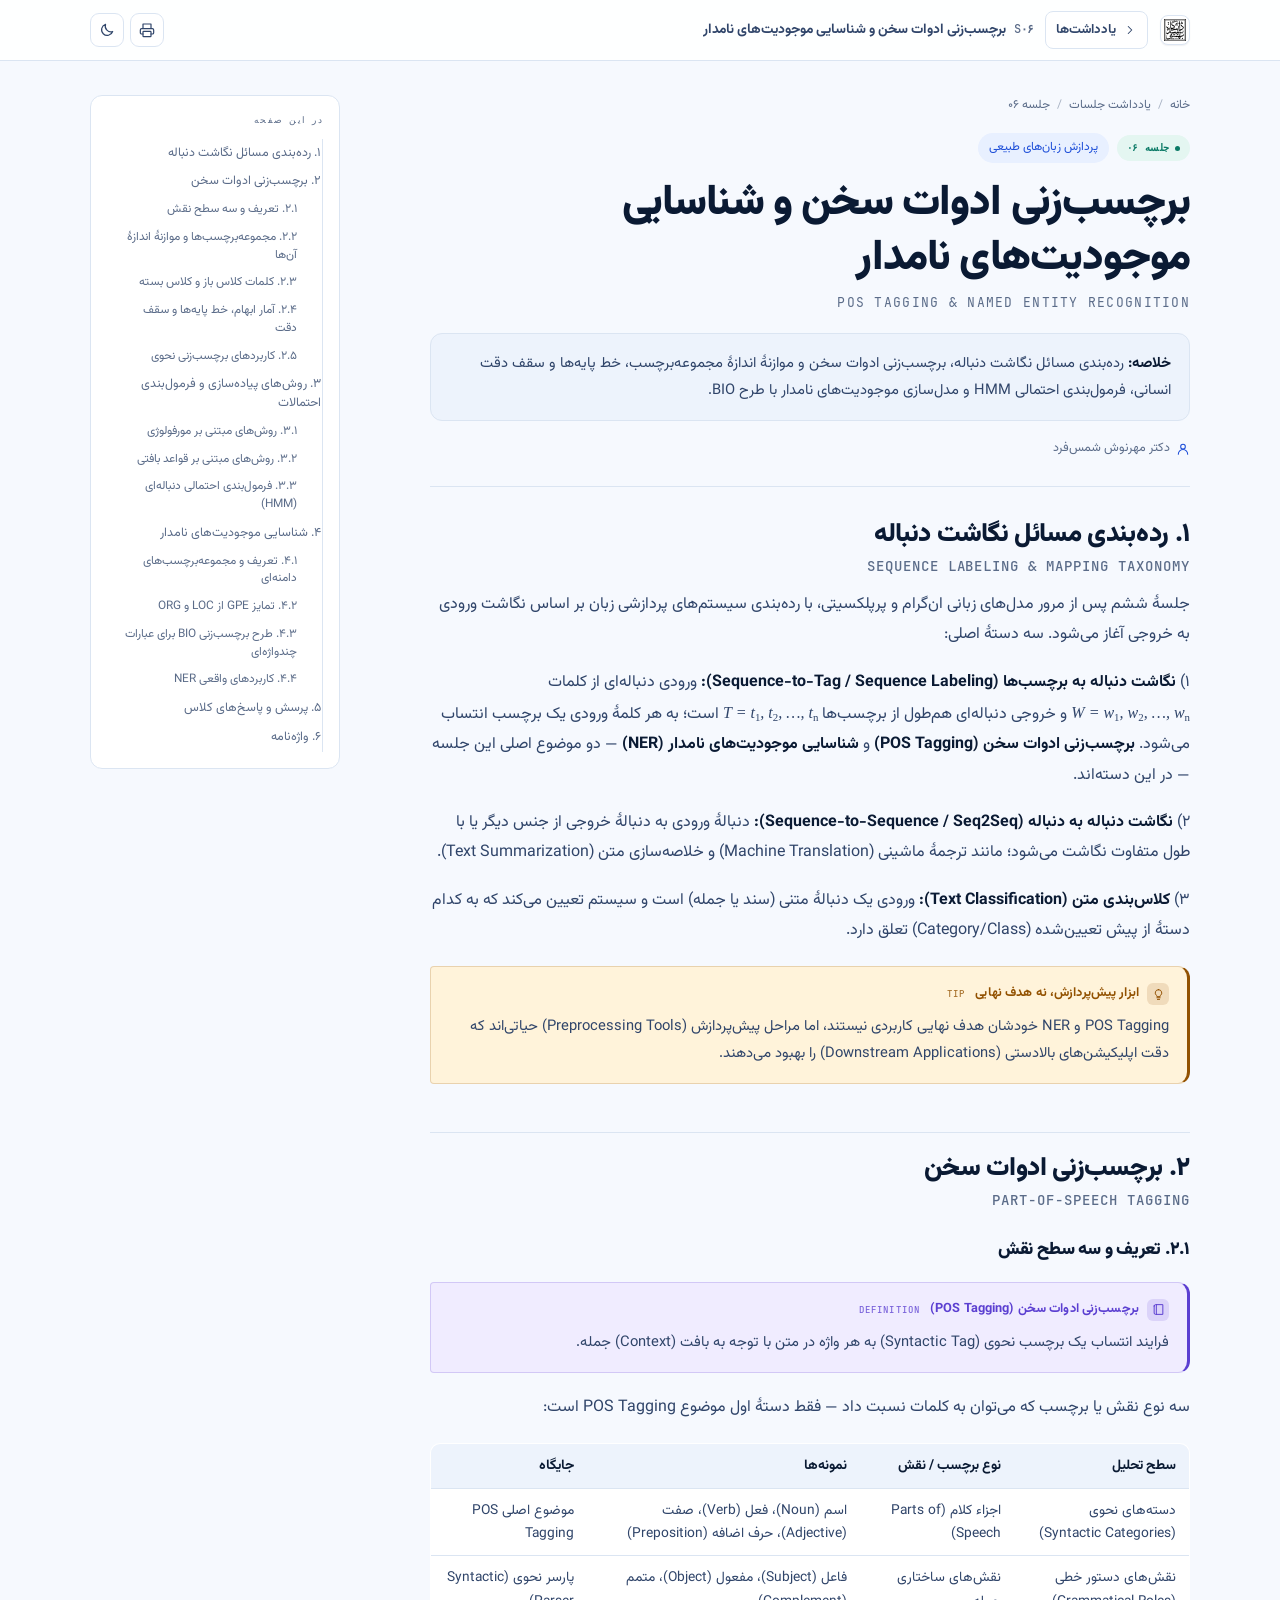
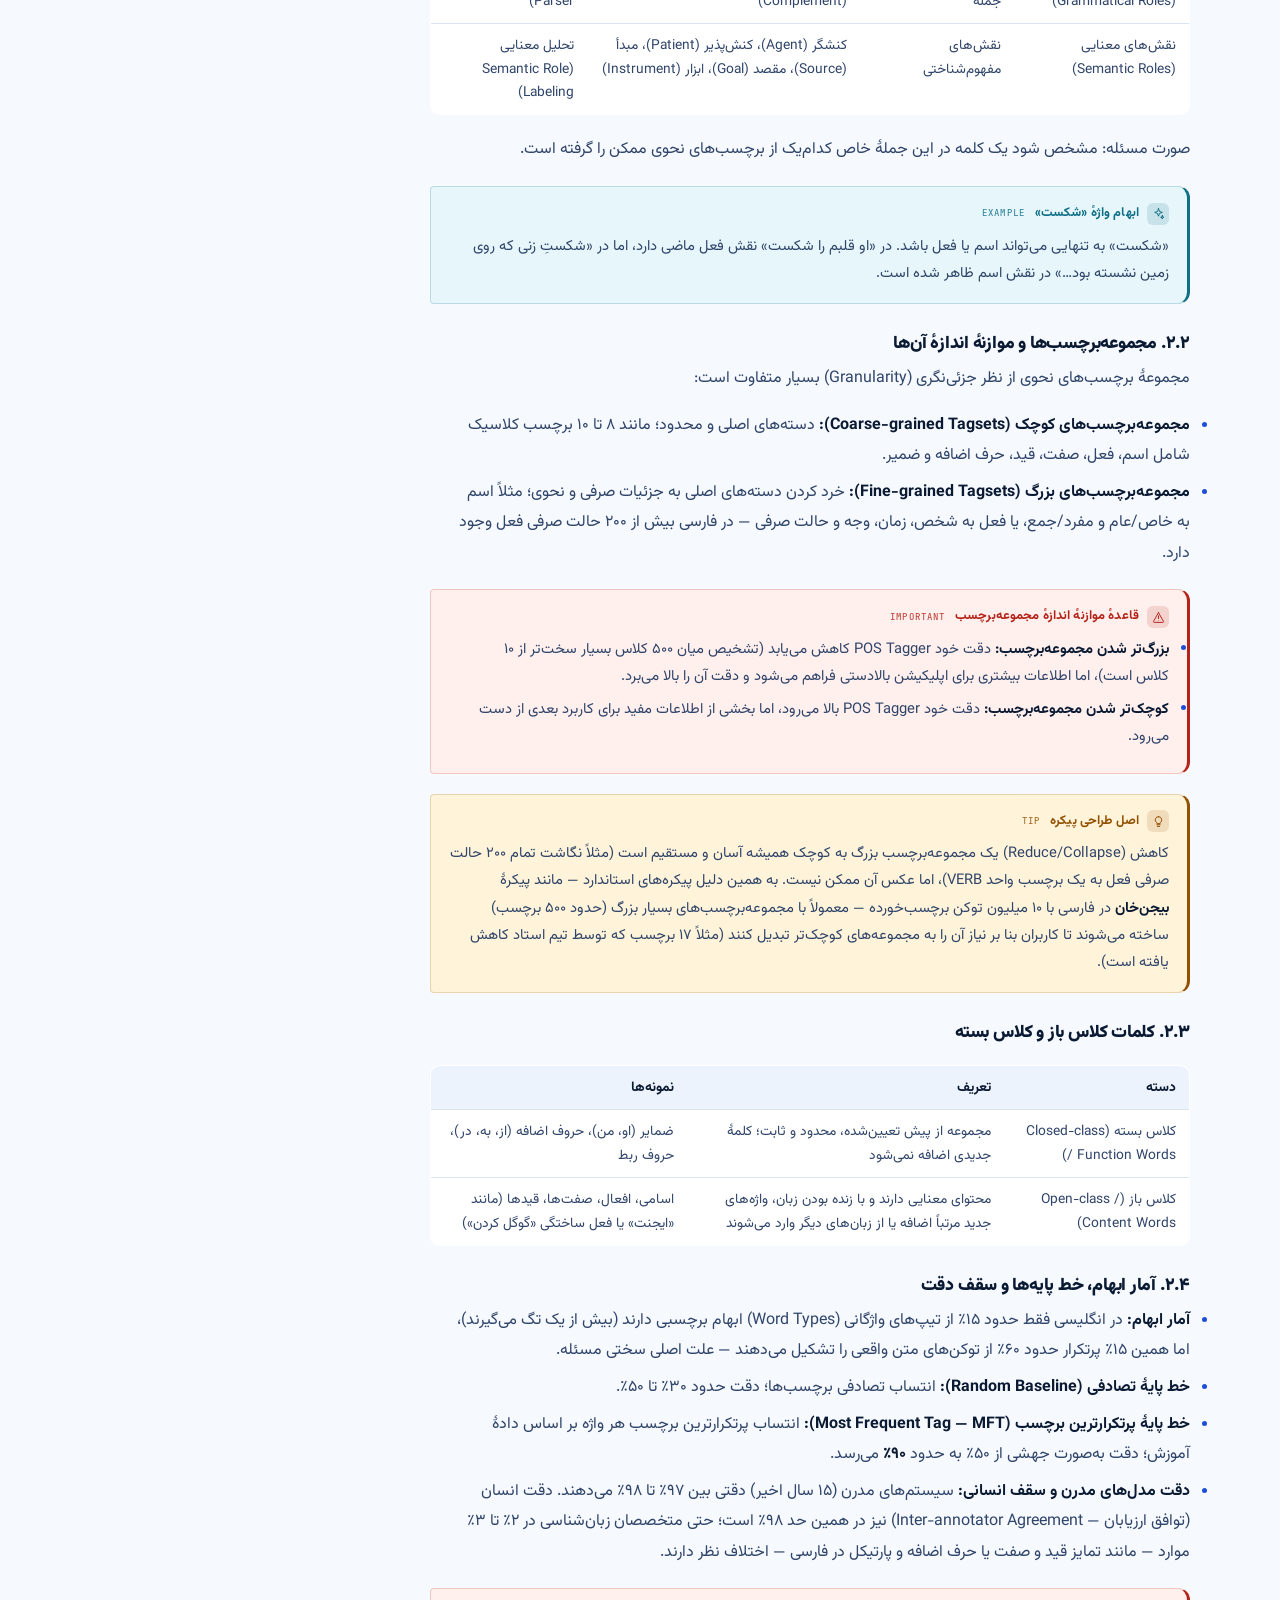
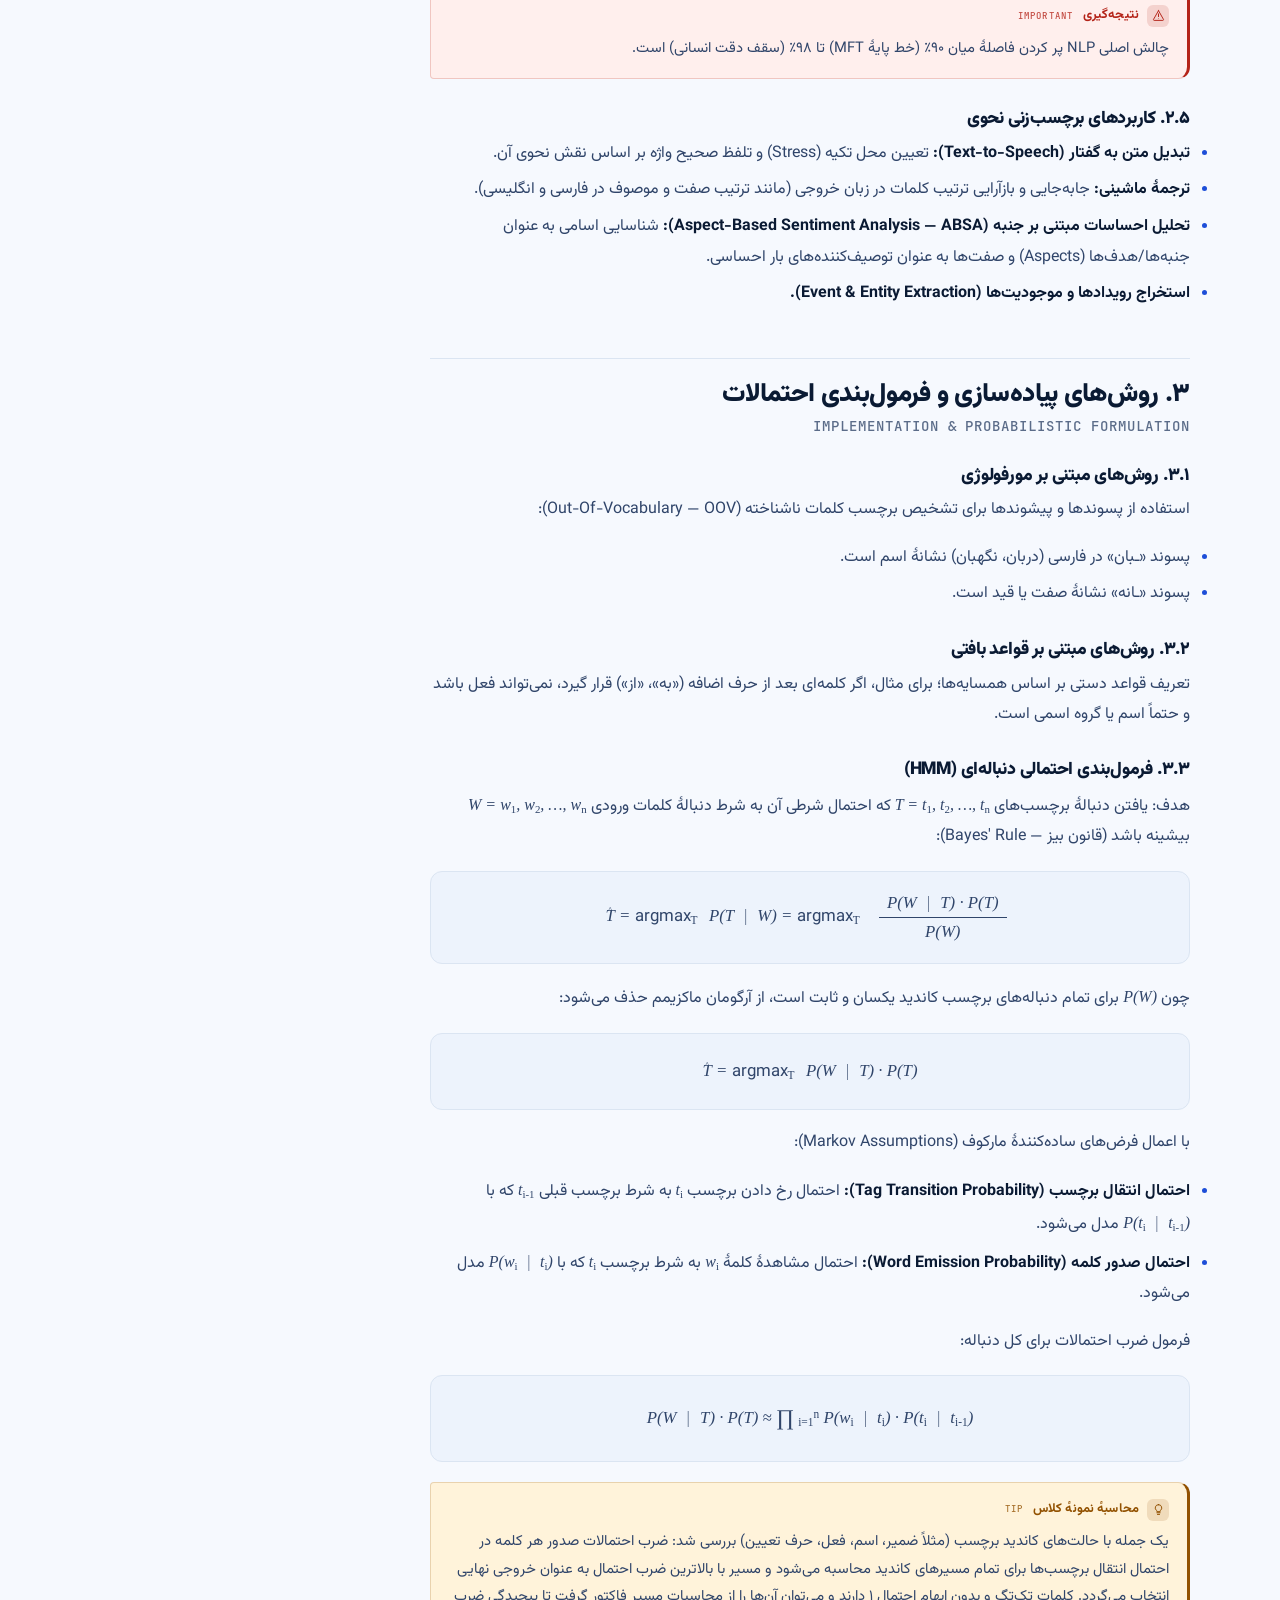
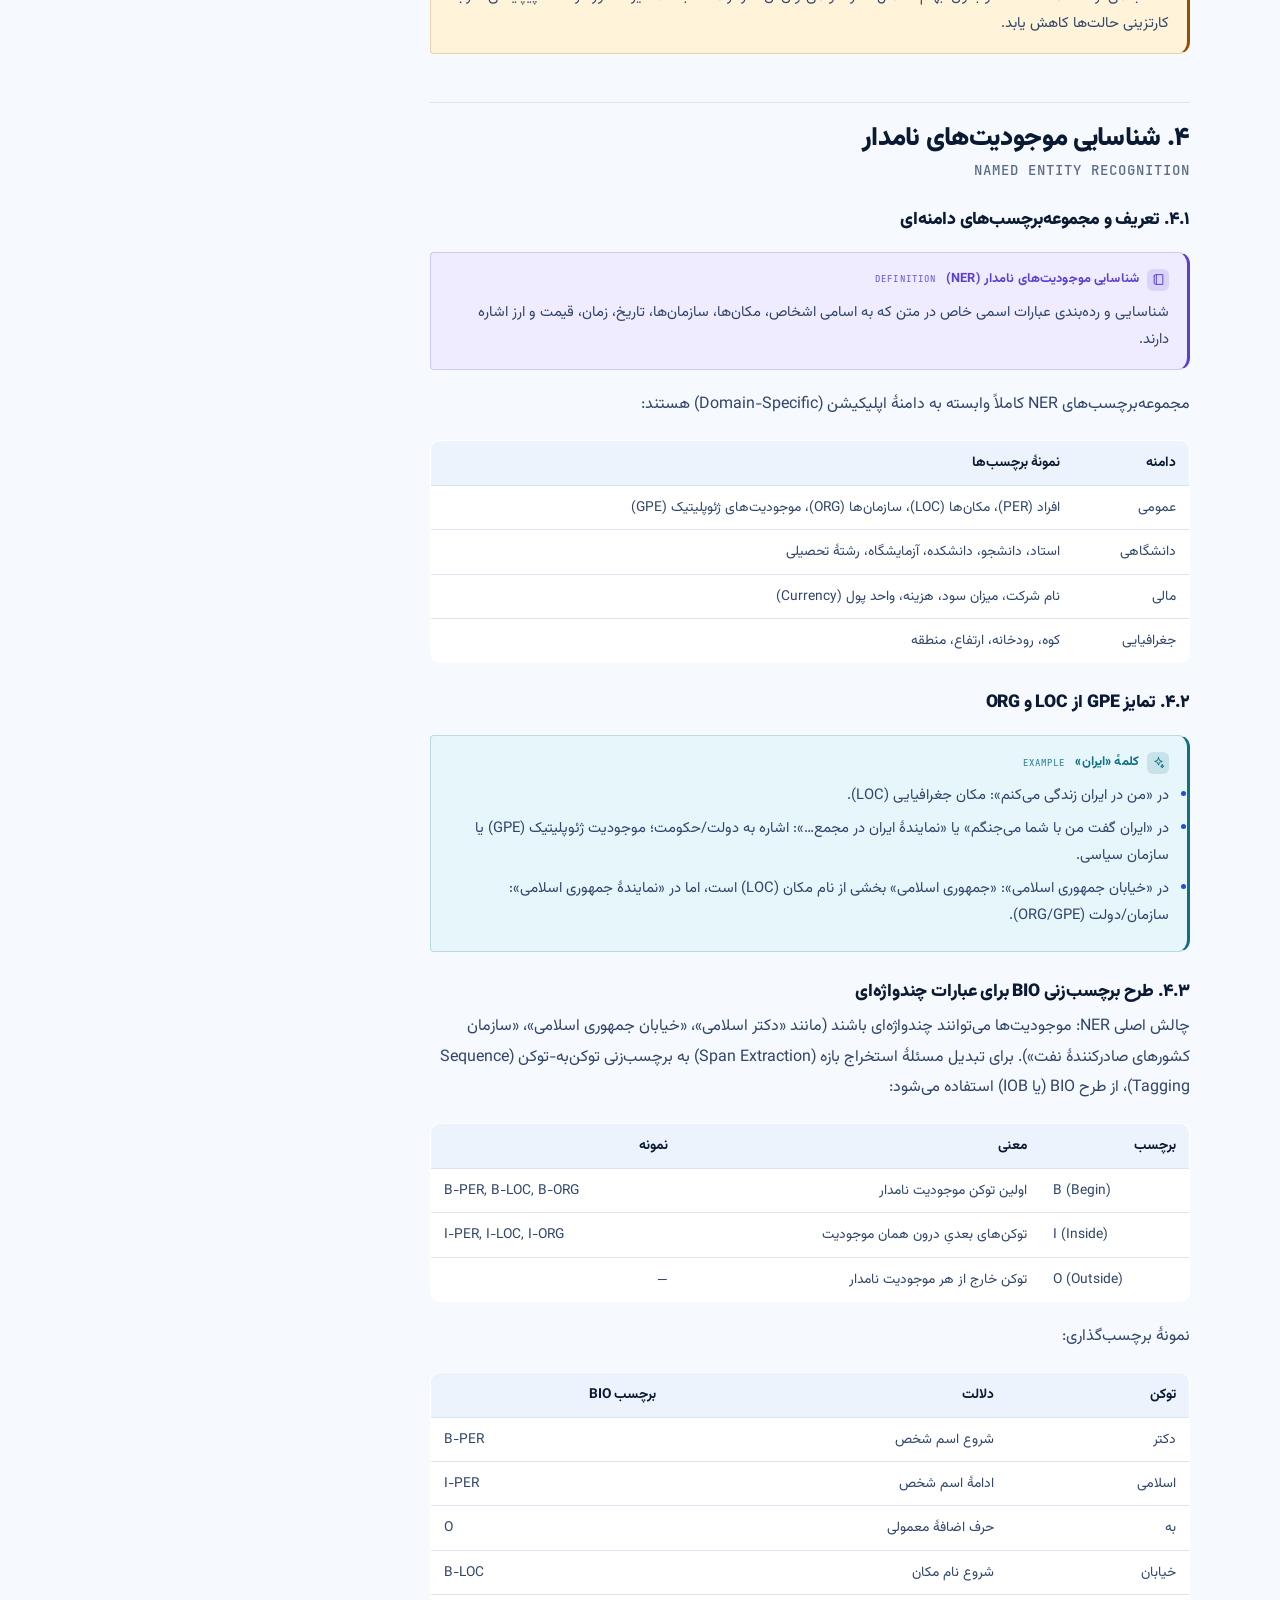
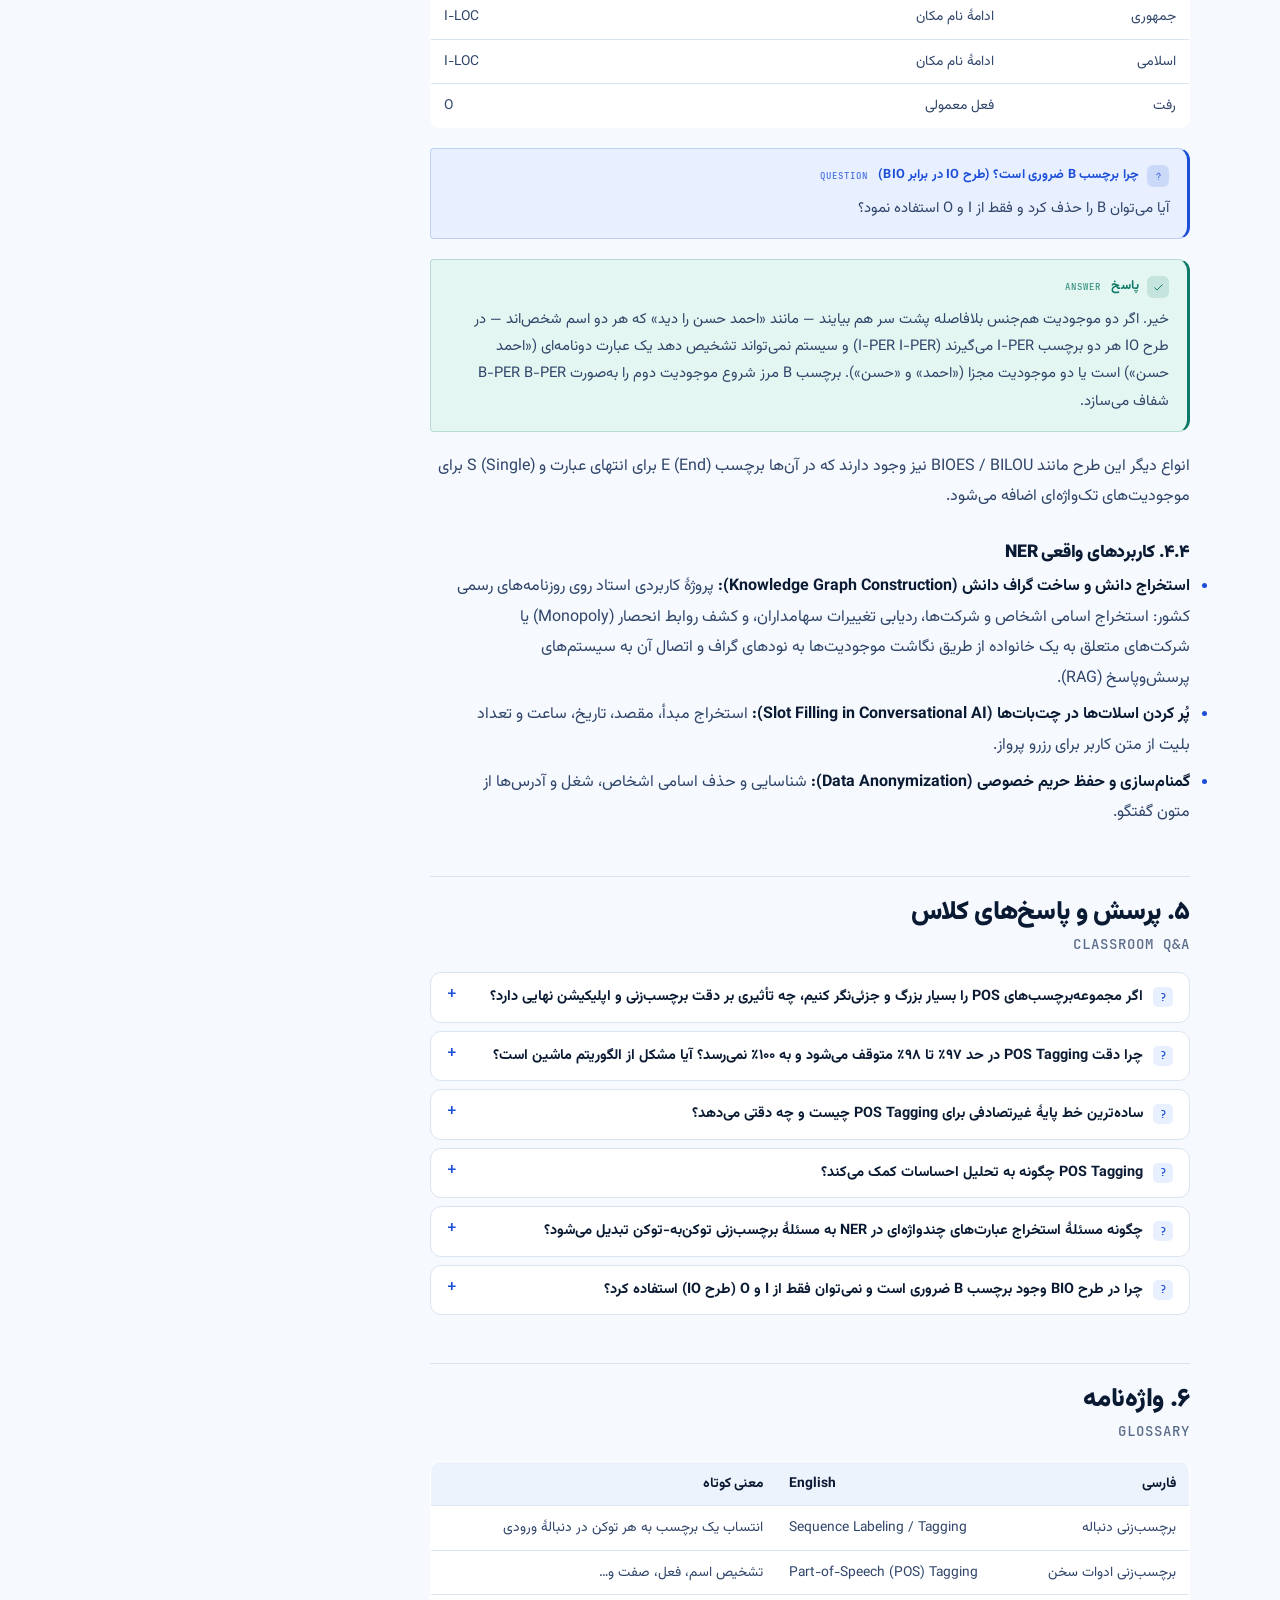
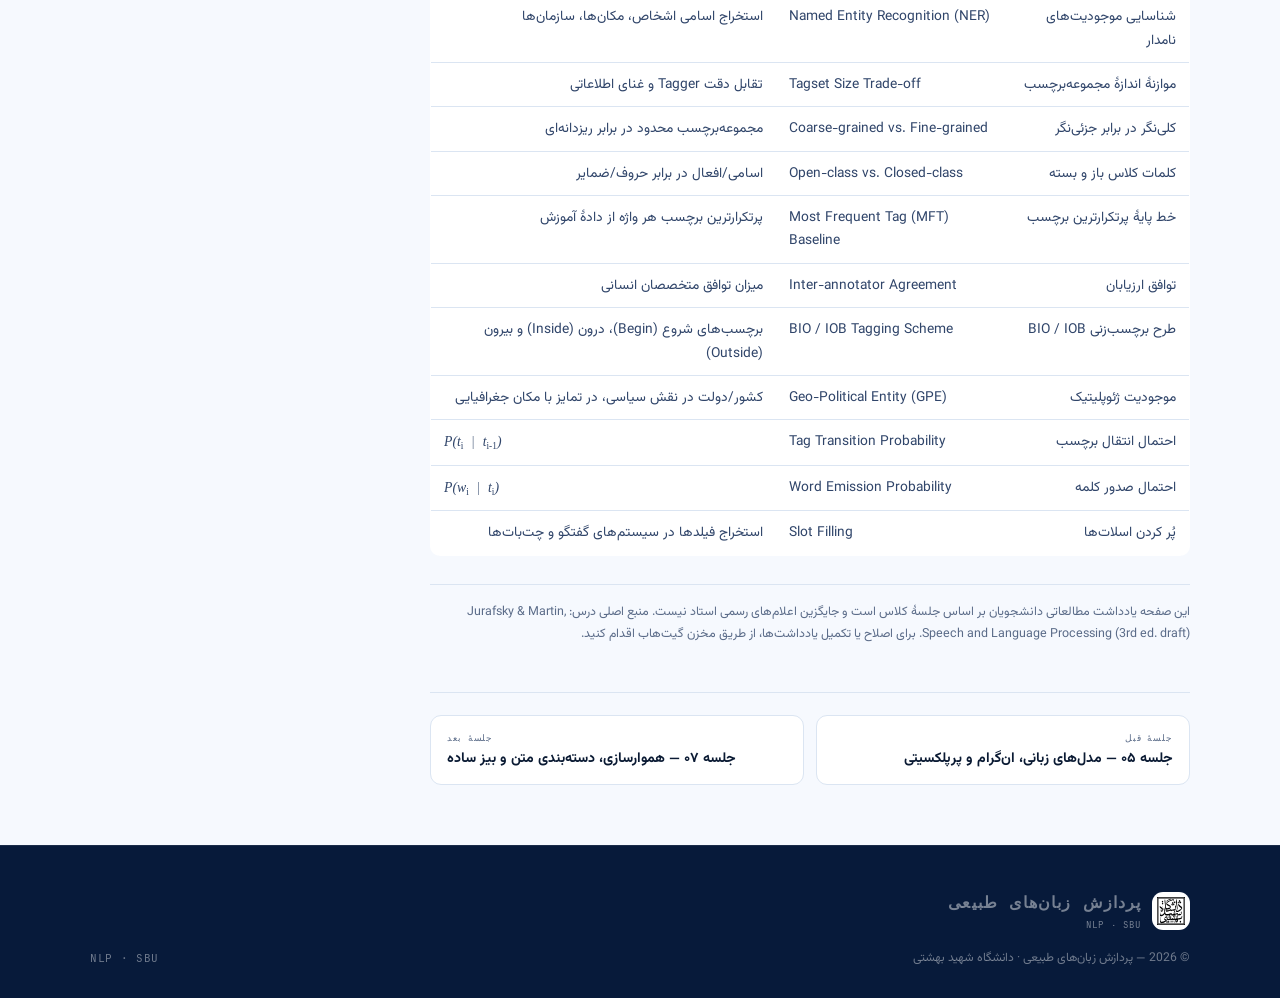
<file: sessions/session-06.html>
<!doctype html>
<html lang="fa" dir="rtl">
<head>
<meta charset="utf-8">
<meta name="viewport" content="width=device-width, initial-scale=1, viewport-fit=cover">
<title>برچسب‌زنی ادوات سخن و شناسایی موجودیت‌های نامدار — جلسه ۰۶ · پردازش زبان‌های طبیعی</title>
<meta name="description" content="رده‌بندی مسائل نگاشت دنباله، برچسب‌زنی ادوات سخن و موازنهٔ اندازهٔ مجموعه‌برچسب، خط پایه‌ها و سقف دقت انسانی، فرمول‌بندی احتمالی HMM و مدل‌سازی موجودیت‌های نامدار با طرح BIO.">
<meta name="theme-color" content="#1d4ed8">
<script>(function(){try{var t=localStorage.getItem("nlp-theme");if(t==="light"||t==="dark")document.documentElement.setAttribute("data-theme",t);}catch(e){}})();</script>
<link rel="icon" href="../assets/img/sbu-logo-favicon.svg" type="image/svg+xml">
<link rel="stylesheet" href="../assets/css/site.css">
</head>
<body>
<a class="skip-link" href="#main">پرش به محتوای اصلی</a>
<div class="read-progress" data-read-progress aria-hidden="true"><span></span></div>

<header class="session-topbar">
  <div class="container inner">
    <span class="brand-logo brand-logo--sm" aria-hidden="true"><img src="../assets/img/sbu-logo.svg" alt=""></span>
    <a class="back" href="../notes.html"><svg viewBox="0 0 24 24" fill="none" stroke="currentColor" stroke-width="1.8" stroke-linecap="round" stroke-linejoin="round" aria-hidden="true"><path d="M9 18l6-6-6-6"/></svg><span>یادداشت‌ها</span></a>
    <div class="bar-title"><span class="mono">S۰۶</span>برچسب‌زنی ادوات سخن و شناسایی موجودیت‌های نامدار</div>
    <div class="actions">
      <button class="icon-btn" type="button" data-print aria-label="چاپ صفحه" title="چاپ صفحه"><svg viewBox="0 0 24 24" fill="none" stroke="currentColor" stroke-width="1.8" stroke-linecap="round" stroke-linejoin="round" aria-hidden="true"><path d="M6 9V3h12v6"/><path d="M6 18H4a2 2 0 0 1-2-2v-4a2 2 0 0 1 2-2h16a2 2 0 0 1 2 2v4a2 2 0 0 1-2 2h-2"/><rect x="6" y="14" width="12" height="8" rx="1"/></svg></button>
      <button class="icon-btn" type="button" data-theme-toggle aria-label="تغییر پوسته" title="تغییر پوسته"><svg data-icon-moon viewBox="0 0 24 24" fill="none" stroke="currentColor" stroke-width="1.8" stroke-linecap="round" stroke-linejoin="round" aria-hidden="true"><path d="M20.5 14.2A8.5 8.5 0 0 1 9.8 3.5 8.5 8.5 0 1 0 20.5 14.2Z"/></svg><svg data-icon-sun viewBox="0 0 24 24" fill="none" stroke="currentColor" stroke-width="1.8" stroke-linecap="round" aria-hidden="true" style="display:none"><circle cx="12" cy="12" r="4"/><path d="M12 2v2M12 20v2M4.9 4.9l1.4 1.4M17.7 17.7l1.4 1.4M2 12h2M20 12h2M4.9 19.1l1.4-1.4M17.7 6.3l1.4-1.4"/></svg></button>
    </div>
  </div>
</header>

<main id="main" class="container">
  <div class="session-layout">
    <article class="session-main">
      <header class="session-hero">
        <nav class="breadcrumb" aria-label="مسیر">
          <a href="../index.html">خانه</a><span class="sep">/</span>
          <a href="../notes.html">یادداشت جلسات</a><span class="sep">/</span>
          <span>جلسه ۰۶</span>
        </nav>
        <div class="session-kicker">
          <span class="badge badge--live">جلسه ۰۶</span>
          <span class="tag tag--brand">پردازش زبان‌های طبیعی</span>
        </div>
        <h1>برچسب‌زنی ادوات سخن و شناسایی موجودیت‌های نامدار</h1>
        <div class="h1-en" dir="ltr">POS Tagging &amp; Named Entity Recognition</div>
        <div class="session-summary"><strong>خلاصه: </strong>رده‌بندی مسائل نگاشت دنباله، برچسب‌زنی ادوات سخن و موازنهٔ اندازهٔ مجموعه‌برچسب، خط پایه‌ها و سقف دقت انسانی، فرمول‌بندی احتمالی HMM و مدل‌سازی موجودیت‌های نامدار با طرح BIO.</div>
        <div class="session-meta"><span><svg viewBox="0 0 24 24" fill="none" stroke="currentColor" stroke-width="1.8" stroke-linecap="round" stroke-linejoin="round" aria-hidden="true"><circle cx="12" cy="8" r="4"/><path d="M4 21a8 8 0 0 1 16 0"/></svg><span>دکتر مهرنوش شمس‌فرد</span></span></div>
      </header>

      <details class="toc-mobile"><summary>فهرست مطالب</summary><ol><li><a href="#۱-رده-بندی-مسائل-نگاشت-دنباله-sequence-labeling-mapping-taxonomy">۱. رده‌بندی مسائل نگاشت دنباله</a></li>
<li><a href="#۲-برچسب-زنی-ادوات-سخن-part-of-speech-tagging">۲. برچسب‌زنی ادوات سخن</a></li>
<li class="toc-sub"><a href="#۲-۱-تعریف-و-سه-سطح-نقش">۲.۱. تعریف و سه سطح نقش</a></li>
<li class="toc-sub"><a href="#۲-۲-مجموعه-برچسب-ها-و-موازنه-اندازه-آن-ها">۲.۲. مجموعه‌برچسب‌ها و موازنهٔ اندازهٔ آن‌ها</a></li>
<li class="toc-sub"><a href="#۲-۳-کلمات-کلاس-باز-و-کلاس-بسته">۲.۳. کلمات کلاس باز و کلاس بسته</a></li>
<li class="toc-sub"><a href="#۲-۴-آمار-ابهام-خط-پایه-ها-و-سقف-دقت">۲.۴. آمار ابهام، خط پایه‌ها و سقف دقت</a></li>
<li class="toc-sub"><a href="#۲-۵-کاربردهای-برچسب-زنی-نحوی">۲.۵. کاربردهای برچسب‌زنی نحوی</a></li>
<li><a href="#۳-روش-های-پیاده-سازی-و-فرمول-بندی-احتمالات-implementation-probabilistic-formulation">۳. روش‌های پیاده‌سازی و فرمول‌بندی احتمالات</a></li>
<li class="toc-sub"><a href="#۳-۱-روش-های-مبتنی-بر-مورفولوژی">۳.۱. روش‌های مبتنی بر مورفولوژی</a></li>
<li class="toc-sub"><a href="#۳-۲-روش-های-مبتنی-بر-قواعد-بافتی">۳.۲. روش‌های مبتنی بر قواعد بافتی</a></li>
<li class="toc-sub"><a href="#۳-۳-فرمول-بندی-احتمالی-دنباله-ای-hmm">۳.۳. فرمول‌بندی احتمالی دنباله‌ای (HMM)</a></li>
<li><a href="#۴-شناسایی-موجودیت-های-نامدار-named-entity-recognition">۴. شناسایی موجودیت‌های نامدار</a></li>
<li class="toc-sub"><a href="#۴-۱-تعریف-و-مجموعه-برچسب-های-دامنه-ای">۴.۱. تعریف و مجموعه‌برچسب‌های دامنه‌ای</a></li>
<li class="toc-sub"><a href="#۴-۲-تمایز-gpe-از-loc-و-org">۴.۲. تمایز GPE از LOC و ORG</a></li>
<li class="toc-sub"><a href="#۴-۳-طرح-برچسب-زنی-bio-برای-عبارات-چندواژه-ای">۴.۳. طرح برچسب‌زنی BIO برای عبارات چندواژه‌ای</a></li>
<li class="toc-sub"><a href="#۴-۴-کاربردهای-واقعی-ner">۴.۴. کاربردهای واقعی NER</a></li>
<li><a href="#۵-پرسش-و-پاسخ-های-کلاس-classroom-q-a">۵. پرسش و پاسخ‌های کلاس</a></li>
<li><a href="#۶-واژه-نامه-glossary">۶. واژه‌نامه</a></li></ol></details>

      <div class="prose">
<h2 id="۱-رده-بندی-مسائل-نگاشت-دنباله-sequence-labeling-mapping-taxonomy" dir="auto">۱. رده‌بندی مسائل نگاشت دنباله<span class="h-en" dir="ltr">Sequence Labeling &amp; Mapping Taxonomy</span></h2>
<p dir="rtl" lang="fa">جلسهٔ ششم پس از مرور مدل‌های زبانی ان‌گرام و پرپلکسیتی، با رده‌بندی سیستم‌های پردازشی زبان بر اساس نگاشت ورودی به خروجی آغاز می‌شود. سه دستهٔ اصلی:</p>
<p dir="rtl" lang="fa">۱) <strong>نگاشت دنباله به برچسب‌ها (Sequence-to-Tag / Sequence Labeling):</strong> ورودی دنباله‌ای از کلمات <span class="math">W = w<sub>1</sub>, w<sub>2</sub>, …, w<sub>n</sub></span> و خروجی دنباله‌ای هم‌طول از برچسب‌ها <span class="math">T = t<sub>1</sub>, t<sub>2</sub>, …, t<sub>n</sub></span> است؛ به هر کلمهٔ ورودی یک برچسب انتساب می‌شود. <strong>برچسب‌زنی ادوات سخن (POS Tagging)</strong> و <strong>شناسایی موجودیت‌های نامدار (NER)</strong> — دو موضوع اصلی این جلسه — در این دسته‌اند.</p>
<p dir="rtl" lang="fa">۲) <strong>نگاشت دنباله به دنباله (Sequence-to-Sequence / Seq2Seq):</strong> دنبالهٔ ورودی به دنبالهٔ خروجی از جنس دیگر یا با طول متفاوت نگاشت می‌شود؛ مانند ترجمهٔ ماشینی (Machine Translation) و خلاصه‌سازی متن (Text Summarization).</p>
<p dir="rtl" lang="fa">۳) <strong>کلاس‌بندی متن (Text Classification):</strong> ورودی یک دنبالهٔ متنی (سند یا جمله) است و سیستم تعیین می‌کند که به کدام دستهٔ از پیش تعیین‌شده (Category/Class) تعلق دارد.</p>
<div class="callout callout--tip"><div class="callout-head"><span class="co-icon"><svg viewBox="0 0 24 24" fill="none" stroke="currentColor" stroke-width="1.8" stroke-linecap="round" stroke-linejoin="round" aria-hidden="true"><path d="M9 18h6"/><path d="M10 21h4"/><path d="M12 3a6 6 0 0 0-3.6 10.8c.4.3.6.7.6 1.2V16h6v-1c0-.5.2-.9.6-1.2A6 6 0 0 0 12 3Z"/></svg></span><span>ابزار پیش‌پردازش، نه هدف نهایی</span><span class="co-label">Tip</span></div><div class="callout-body"><p dir="rtl" lang="fa">POS Tagging و NER خودشان هدف نهایی کاربردی نیستند، اما مراحل پیش‌پردازش (Preprocessing Tools) حیاتی‌اند که دقت اپلیکیشن‌های بالادستی (Downstream Applications) را بهبود می‌دهند.</p></div></div>
<h2 id="۲-برچسب-زنی-ادوات-سخن-part-of-speech-tagging" dir="auto">۲. برچسب‌زنی ادوات سخن<span class="h-en" dir="ltr">Part-of-Speech Tagging</span></h2>
<h3 id="۲-۱-تعریف-و-سه-سطح-نقش" dir="rtl" lang="fa">۲.۱. تعریف و سه سطح نقش</h3>
<div class="callout callout--definition"><div class="callout-head"><span class="co-icon"><svg viewBox="0 0 24 24" fill="none" stroke="currentColor" stroke-width="1.8" stroke-linecap="round" stroke-linejoin="round" aria-hidden="true"><path d="M4 5.5A2.5 2.5 0 0 1 6.5 3H20v18H6.5A2.5 2.5 0 0 1 4 18.5v-13Z"/><path d="M8 3v18"/></svg></span><span>برچسب‌زنی ادوات سخن (POS Tagging)</span><span class="co-label">Definition</span></div><div class="callout-body"><p dir="rtl" lang="fa">فرایند انتساب یک برچسب نحوی (Syntactic Tag) به هر واژه در متن با توجه به بافت (Context) جمله.</p></div></div>
<p dir="rtl" lang="fa">سه نوع نقش یا برچسب که می‌توان به کلمات نسبت داد — فقط دستهٔ اول موضوع POS Tagging است:</p>
<div class="table-scroll"><table dir="rtl" lang="fa"><thead><tr><th dir="rtl" lang="fa">سطح تحلیل</th><th dir="rtl" lang="fa">نوع برچسب / نقش</th><th dir="rtl" lang="fa">نمونه‌ها</th><th dir="rtl" lang="fa">جایگاه</th></tr></thead><tbody><tr><td dir="auto">دسته‌های نحوی (Syntactic Categories)</td><td dir="auto">اجزاء کلام (Parts of Speech)</td><td dir="auto">اسم (Noun)، فعل (Verb)، صفت (Adjective)، حرف اضافه (Preposition)</td><td dir="auto">موضوع اصلی POS Tagging</td></tr><tr><td dir="auto">نقش‌های دستور خطی (Grammatical Roles)</td><td dir="rtl" lang="fa">نقش‌های ساختاری جمله</td><td dir="auto">فاعل (Subject)، مفعول (Object)، متمم (Complement)</td><td dir="auto">پارسر نحوی (Syntactic Parser)</td></tr><tr><td dir="auto">نقش‌های معنایی (Semantic Roles)</td><td dir="rtl" lang="fa">نقش‌های مفهوم‌شناختی</td><td dir="auto">کنشگر (Agent)، کنش‌پذیر (Patient)، مبدأ (Source)، مقصد (Goal)، ابزار (Instrument)</td><td dir="auto">تحلیل معنایی (Semantic Role Labeling)</td></tr></tbody></table></div>
<p dir="rtl" lang="fa">صورت مسئله: مشخص شود یک کلمه در این جملهٔ خاص کدام‌یک از برچسب‌های نحوی ممکن را گرفته است.</p>
<div class="callout callout--example"><div class="callout-head"><span class="co-icon"><svg viewBox="0 0 24 24" fill="none" stroke="currentColor" stroke-width="1.8" stroke-linecap="round" stroke-linejoin="round" aria-hidden="true"><path d="m12 3 1.8 5.2L19 10l-5.2 1.8L12 17l-1.8-5.2L5 10l5.2-1.8L12 3Z"/><path d="m19 16 .7 2.3L22 19l-2.3.7L19 22l-.7-2.3L16 19l2.3-.7L19 16Z"/></svg></span><span>ابهام واژهٔ «شکست»</span><span class="co-label">Example</span></div><div class="callout-body"><p dir="rtl" lang="fa">«شکست» به تنهایی می‌تواند اسم یا فعل باشد. در «او قلبم را شکست» نقش فعل ماضی دارد، اما در «شکستِ زنی که روی زمین نشسته بود…» در نقش اسم ظاهر شده است.</p></div></div>
<h3 id="۲-۲-مجموعه-برچسب-ها-و-موازنه-اندازه-آن-ها" dir="rtl" lang="fa">۲.۲. مجموعه‌برچسب‌ها و موازنهٔ اندازهٔ آن‌ها</h3>
<p dir="rtl" lang="fa">مجموعهٔ برچسب‌های نحوی از نظر جزئی‌نگری (Granularity) بسیار متفاوت است:</p>
<ul dir="auto"><li dir="rtl" lang="fa"><strong>مجموعه‌برچسب‌های کوچک (Coarse-grained Tagsets):</strong> دسته‌های اصلی و محدود؛ مانند ۸ تا ۱۰ برچسب کلاسیک شامل اسم، فعل، صفت، قید، حرف اضافه و ضمیر.</li><li dir="rtl" lang="fa"><strong>مجموعه‌برچسب‌های بزرگ (Fine-grained Tagsets):</strong> خرد کردن دسته‌های اصلی به جزئیات صرفی و نحوی؛ مثلاً اسم به خاص/عام و مفرد/جمع، یا فعل به شخص، زمان، وجه و حالت صرفی — در فارسی بیش از ۲۰۰ حالت صرفی فعل وجود دارد.</li></ul>
<div class="callout callout--important"><div class="callout-head"><span class="co-icon"><svg viewBox="0 0 24 24" fill="none" stroke="currentColor" stroke-width="1.8" stroke-linecap="round" stroke-linejoin="round" aria-hidden="true"><path d="M12 3 2.8 19.2A1.2 1.2 0 0 0 3.9 21h16.2a1.2 1.2 0 0 0 1.1-1.8L12 3Z"/><path d="M12 9v5"/><circle cx="12" cy="17.4" r=".8" fill="currentColor" stroke="none"/></svg></span><span>قاعدهٔ موازنهٔ اندازهٔ مجموعه‌برچسب</span><span class="co-label">Important</span></div><div class="callout-body"><ul dir="auto"><li dir="rtl" lang="fa"><strong>بزرگ‌تر شدن مجموعه‌برچسب:</strong> دقت خود POS Tagger کاهش می‌یابد (تشخیص میان ۵۰۰ کلاس بسیار سخت‌تر از ۱۰ کلاس است)، اما اطلاعات بیشتری برای اپلیکیشن بالادستی فراهم می‌شود و دقت آن را بالا می‌برد.</li><li dir="rtl" lang="fa"><strong>کوچک‌تر شدن مجموعه‌برچسب:</strong> دقت خود POS Tagger بالا می‌رود، اما بخشی از اطلاعات مفید برای کاربرد بعدی از دست می‌رود.</li></ul></div></div>
<div class="callout callout--tip"><div class="callout-head"><span class="co-icon"><svg viewBox="0 0 24 24" fill="none" stroke="currentColor" stroke-width="1.8" stroke-linecap="round" stroke-linejoin="round" aria-hidden="true"><path d="M9 18h6"/><path d="M10 21h4"/><path d="M12 3a6 6 0 0 0-3.6 10.8c.4.3.6.7.6 1.2V16h6v-1c0-.5.2-.9.6-1.2A6 6 0 0 0 12 3Z"/></svg></span><span>اصل طراحی پیکره</span><span class="co-label">Tip</span></div><div class="callout-body"><p dir="rtl" lang="fa">کاهش (Reduce/Collapse) یک مجموعه‌برچسب بزرگ به کوچک همیشه آسان و مستقیم است (مثلاً نگاشت تمام ۲۰۰ حالت صرفی فعل به یک برچسب واحد VERB)، اما عکس آن ممکن نیست. به همین دلیل پیکره‌های استاندارد — مانند پیکرهٔ <strong>بیجن‌خان</strong> در فارسی با ۱۰ میلیون توکن برچسب‌خورده — معمولاً با مجموعه‌برچسب‌های بسیار بزرگ (حدود ۵۰۰ برچسب) ساخته می‌شوند تا کاربران بنا بر نیاز آن را به مجموعه‌های کوچک‌تر تبدیل کنند (مثلاً ۱۷ برچسب که توسط تیم استاد کاهش یافته است).</p></div></div>
<h3 id="۲-۳-کلمات-کلاس-باز-و-کلاس-بسته" dir="rtl" lang="fa">۲.۳. کلمات کلاس باز و کلاس بسته</h3>
<div class="table-scroll"><table dir="rtl" lang="fa"><thead><tr><th dir="rtl" lang="fa">دسته</th><th dir="rtl" lang="fa">تعریف</th><th dir="rtl" lang="fa">نمونه‌ها</th></tr></thead><tbody><tr><td dir="auto">کلاس بسته (Closed-class / Function Words)</td><td dir="rtl" lang="fa">مجموعه از پیش تعیین‌شده، محدود و ثابت؛ کلمهٔ جدیدی اضافه نمی‌شود</td><td dir="rtl" lang="fa">ضمایر (او، من)، حروف اضافه (از، به، در)، حروف ربط</td></tr><tr><td dir="auto">کلاس باز (Open-class / Content Words)</td><td dir="rtl" lang="fa">محتوای معنایی دارند و با زنده بودن زبان، واژه‌های جدید مرتباً اضافه یا از زبان‌های دیگر وارد می‌شوند</td><td dir="rtl" lang="fa">اسامی، افعال، صفت‌ها، قیدها (مانند «ایجنت» یا فعل ساختگی «گوگل کردن»)</td></tr></tbody></table></div>
<h3 id="۲-۴-آمار-ابهام-خط-پایه-ها-و-سقف-دقت" dir="rtl" lang="fa">۲.۴. آمار ابهام، خط پایه‌ها و سقف دقت</h3>
<ul dir="auto"><li dir="rtl" lang="fa"><strong>آمار ابهام:</strong> در انگلیسی فقط حدود ۱۵٪ از تیپ‌های واژگانی (Word Types) ابهام برچسبی دارند (بیش از یک تگ می‌گیرند)، اما همین ۱۵٪ پرتکرار حدود ۶۰٪ از توکن‌های متن واقعی را تشکیل می‌دهند — علت اصلی سختی مسئله.</li><li dir="rtl" lang="fa"><strong>خط پایهٔ تصادفی (Random Baseline):</strong> انتساب تصادفی برچسب‌ها؛ دقت حدود ۳۰٪ تا ۵۰٪.</li><li dir="rtl" lang="fa"><strong>خط پایهٔ پرتکرارترین برچسب (Most Frequent Tag — MFT):</strong> انتساب پرتکرارترین برچسب هر واژه بر اساس دادهٔ آموزش؛ دقت به‌صورت جهشی از ۵۰٪ به حدود <strong>۹۰٪</strong> می‌رسد.</li><li dir="rtl" lang="fa"><strong>دقت مدل‌های مدرن و سقف انسانی:</strong> سیستم‌های مدرن (۱۵ سال اخیر) دقتی بین ۹۷٪ تا ۹۸٪ می‌دهند. دقت انسان (توافق ارزیابان — Inter-annotator Agreement) نیز در همین حد ۹۸٪ است؛ حتی متخصصان زبان‌شناسی در ۲٪ تا ۳٪ موارد — مانند تمایز قید و صفت یا حرف اضافه و پارتیکل در فارسی — اختلاف نظر دارند.</li></ul>
<div class="callout callout--important"><div class="callout-head"><span class="co-icon"><svg viewBox="0 0 24 24" fill="none" stroke="currentColor" stroke-width="1.8" stroke-linecap="round" stroke-linejoin="round" aria-hidden="true"><path d="M12 3 2.8 19.2A1.2 1.2 0 0 0 3.9 21h16.2a1.2 1.2 0 0 0 1.1-1.8L12 3Z"/><path d="M12 9v5"/><circle cx="12" cy="17.4" r=".8" fill="currentColor" stroke="none"/></svg></span><span>نتیجه‌گیری</span><span class="co-label">Important</span></div><div class="callout-body"><p dir="rtl" lang="fa">چالش اصلی NLP پر کردن فاصلهٔ میان ۹۰٪ (خط پایهٔ MFT) تا ۹۸٪ (سقف دقت انسانی) است.</p></div></div>
<h3 id="۲-۵-کاربردهای-برچسب-زنی-نحوی" dir="rtl" lang="fa">۲.۵. کاربردهای برچسب‌زنی نحوی</h3>
<ul dir="auto"><li dir="rtl" lang="fa"><strong>تبدیل متن به گفتار (Text-to-Speech):</strong> تعیین محل تکیه (Stress) و تلفظ صحیح واژه بر اساس نقش نحوی آن.</li><li dir="rtl" lang="fa"><strong>ترجمهٔ ماشینی:</strong> جابه‌جایی و بازآرایی ترتیب کلمات در زبان خروجی (مانند ترتیب صفت و موصوف در فارسی و انگلیسی).</li><li dir="rtl" lang="fa"><strong>تحلیل احساسات مبتنی بر جنبه (Aspect-Based Sentiment Analysis — ABSA):</strong> شناسایی اسامی به عنوان جنبه‌ها/هدف‌ها (Aspects) و صفت‌ها به عنوان توصیف‌کننده‌های بار احساسی.</li><li dir="rtl" lang="fa"><strong>استخراج رویدادها و موجودیت‌ها (Event &amp; Entity Extraction).</strong></li></ul>
<h2 id="۳-روش-های-پیاده-سازی-و-فرمول-بندی-احتمالات-implementation-probabilistic-formulation" dir="auto">۳. روش‌های پیاده‌سازی و فرمول‌بندی احتمالات<span class="h-en" dir="ltr">Implementation &amp; Probabilistic Formulation</span></h2>
<h3 id="۳-۱-روش-های-مبتنی-بر-مورفولوژی" dir="rtl" lang="fa">۳.۱. روش‌های مبتنی بر مورفولوژی</h3>
<p dir="rtl" lang="fa">استفاده از پسوندها و پیشوندها برای تشخیص برچسب کلمات ناشناخته (Out-Of-Vocabulary — OOV):</p>
<ul dir="auto"><li dir="rtl" lang="fa">پسوند «ـبان» در فارسی (دربان، نگهبان) نشانهٔ اسم است.</li><li dir="rtl" lang="fa">پسوند «ـانه» نشانهٔ صفت یا قید است.</li></ul>
<h3 id="۳-۲-روش-های-مبتنی-بر-قواعد-بافتی" dir="rtl" lang="fa">۳.۲. روش‌های مبتنی بر قواعد بافتی</h3>
<p dir="rtl" lang="fa">تعریف قواعد دستی بر اساس همسایه‌ها؛ برای مثال، اگر کلمه‌ای بعد از حرف اضافه («به»، «از») قرار گیرد، نمی‌تواند فعل باشد و حتماً اسم یا گروه اسمی است.</p>
<h3 id="۳-۳-فرمول-بندی-احتمالی-دنباله-ای-hmm" dir="rtl" lang="fa">۳.۳. فرمول‌بندی احتمالی دنباله‌ای (HMM)</h3>
<p dir="rtl" lang="fa">هدف: یافتن دنبالهٔ برچسب‌های <span class="math">T = t<sub>1</sub>, t<sub>2</sub>, …, t<sub>n</sub></span> که احتمال شرطی آن به شرط دنبالهٔ کلمات ورودی <span class="math">W = w<sub>1</sub>, w<sub>2</sub>, …, w<sub>n</sub></span> بیشینه باشد (قانون بیز — Bayes&#x27; Rule):</p>
<div class="math-block" dir="ltr"><div class="math-row"><span class="math"><span class="m-hat">T</span> = <span class="m-text">argmax</span><sub>T</sub> <span class="m-thsp"></span> P(T <span class="m-mid">|</span> W) = <span class="m-text">argmax</span><sub>T</sub> <span class="m-thsp"></span> <span class="frac"><span class="frac-n">P(W <span class="m-mid">|</span> T) · P(T)</span><span class="frac-d">P(W)</span></span></span></div></div>
<p dir="rtl" lang="fa">چون <span class="math">P(W)</span> برای تمام دنباله‌های برچسب کاندید یکسان و ثابت است، از آرگومان ماکزیمم حذف می‌شود:</p>
<div class="math-block" dir="ltr"><div class="math-row"><span class="math"><span class="m-hat">T</span> = <span class="m-text">argmax</span><sub>T</sub> <span class="m-thsp"></span> P(W <span class="m-mid">|</span> T) · P(T)</span></div></div>
<p dir="rtl" lang="fa">با اعمال فرض‌های ساده‌کنندهٔ مارکوف (Markov Assumptions):</p>
<ul dir="auto"><li dir="rtl" lang="fa"><strong>احتمال انتقال برچسب (Tag Transition Probability):</strong> احتمال رخ دادن برچسب <span class="math">t<sub>i</sub></span> به شرط برچسب قبلی <span class="math">t<sub>i-1</sub></span> که با <span class="math">P(t<sub>i</sub> <span class="m-mid">|</span> t<sub>i-1</sub>)</span> مدل می‌شود.</li><li dir="rtl" lang="fa"><strong>احتمال صدور کلمه (Word Emission Probability):</strong> احتمال مشاهدهٔ کلمهٔ <span class="math">w<sub>i</sub></span> به شرط برچسب <span class="math">t<sub>i</sub></span> که با <span class="math">P(w<sub>i</sub> <span class="m-mid">|</span> t<sub>i</sub>)</span> مدل می‌شود.</li></ul>
<p dir="rtl" lang="fa">فرمول ضرب احتمالات برای کل دنباله:</p>
<div class="math-block" dir="ltr"><div class="math-row"><span class="math">P(W <span class="m-mid">|</span> T) · P(T) ≈ <span class="m-op">∏</span><sub>i=1</sub><sup>n</sup> P(w<sub>i</sub> <span class="m-mid">|</span> t<sub>i</sub>) · P(t<sub>i</sub> <span class="m-mid">|</span> t<sub>i-1</sub>)</span></div></div>
<div class="callout callout--tip"><div class="callout-head"><span class="co-icon"><svg viewBox="0 0 24 24" fill="none" stroke="currentColor" stroke-width="1.8" stroke-linecap="round" stroke-linejoin="round" aria-hidden="true"><path d="M9 18h6"/><path d="M10 21h4"/><path d="M12 3a6 6 0 0 0-3.6 10.8c.4.3.6.7.6 1.2V16h6v-1c0-.5.2-.9.6-1.2A6 6 0 0 0 12 3Z"/></svg></span><span>محاسبهٔ نمونهٔ کلاس</span><span class="co-label">Tip</span></div><div class="callout-body"><p dir="rtl" lang="fa">یک جمله با حالت‌های کاندید برچسب (مثلاً ضمیر، اسم، فعل، حرف تعیین) بررسی شد: ضرب احتمالات صدور هر کلمه در احتمال انتقال برچسب‌ها برای تمام مسیرهای کاندید محاسبه می‌شود و مسیر با بالاترین ضرب احتمال به عنوان خروجی نهایی انتخاب می‌گردد. کلمات تک‌تگ و بدون ابهام احتمال ۱ دارند و می‌توان آن‌ها را از محاسبات مسیر فاکتور گرفت تا پیچیدگی ضرب کارتزینی حالت‌ها کاهش یابد.</p></div></div>
<h2 id="۴-شناسایی-موجودیت-های-نامدار-named-entity-recognition" dir="rtl" lang="fa">۴. شناسایی موجودیت‌های نامدار<span class="h-en" dir="ltr">Named Entity Recognition</span></h2>
<h3 id="۴-۱-تعریف-و-مجموعه-برچسب-های-دامنه-ای" dir="rtl" lang="fa">۴.۱. تعریف و مجموعه‌برچسب‌های دامنه‌ای</h3>
<div class="callout callout--definition"><div class="callout-head"><span class="co-icon"><svg viewBox="0 0 24 24" fill="none" stroke="currentColor" stroke-width="1.8" stroke-linecap="round" stroke-linejoin="round" aria-hidden="true"><path d="M4 5.5A2.5 2.5 0 0 1 6.5 3H20v18H6.5A2.5 2.5 0 0 1 4 18.5v-13Z"/><path d="M8 3v18"/></svg></span><span>شناسایی موجودیت‌های نامدار (NER)</span><span class="co-label">Definition</span></div><div class="callout-body"><p dir="rtl" lang="fa">شناسایی و رده‌بندی عبارات اسمی خاص در متن که به اسامی اشخاص، مکان‌ها، سازمان‌ها، تاریخ، زمان، قیمت و ارز اشاره دارند.</p></div></div>
<p dir="rtl" lang="fa">مجموعه‌برچسب‌های NER کاملاً وابسته به دامنهٔ اپلیکیشن (Domain-Specific) هستند:</p>
<div class="table-scroll"><table dir="rtl" lang="fa"><thead><tr><th dir="rtl" lang="fa">دامنه</th><th dir="rtl" lang="fa">نمونهٔ برچسب‌ها</th></tr></thead><tbody><tr><td dir="rtl" lang="fa">عمومی</td><td dir="rtl" lang="fa">افراد (PER)، مکان‌ها (LOC)، سازمان‌ها (ORG)، موجودیت‌های ژئوپلیتیک (GPE)</td></tr><tr><td dir="rtl" lang="fa">دانشگاهی</td><td dir="rtl" lang="fa">استاد، دانشجو، دانشکده، آزمایشگاه، رشتهٔ تحصیلی</td></tr><tr><td dir="rtl" lang="fa">مالی</td><td dir="rtl" lang="fa">نام شرکت، میزان سود، هزینه، واحد پول (Currency)</td></tr><tr><td dir="rtl" lang="fa">جغرافیایی</td><td dir="rtl" lang="fa">کوه، رودخانه، ارتفاع، منطقه</td></tr></tbody></table></div>
<h3 id="۴-۲-تمایز-gpe-از-loc-و-org" dir="rtl" lang="fa">۴.۲. تمایز GPE از LOC و ORG</h3>
<div class="callout callout--example"><div class="callout-head"><span class="co-icon"><svg viewBox="0 0 24 24" fill="none" stroke="currentColor" stroke-width="1.8" stroke-linecap="round" stroke-linejoin="round" aria-hidden="true"><path d="m12 3 1.8 5.2L19 10l-5.2 1.8L12 17l-1.8-5.2L5 10l5.2-1.8L12 3Z"/><path d="m19 16 .7 2.3L22 19l-2.3.7L19 22l-.7-2.3L16 19l2.3-.7L19 16Z"/></svg></span><span>کلمهٔ «ایران»</span><span class="co-label">Example</span></div><div class="callout-body"><ul dir="auto"><li dir="rtl" lang="fa">در «من در ایران زندگی می‌کنم»: مکان جغرافیایی (LOC).</li><li dir="rtl" lang="fa">در «ایران گفت من با شما می‌جنگم» یا «نمایندهٔ ایران در مجمع…»: اشاره به دولت/حکومت؛ موجودیت ژئوپلیتیک (GPE) یا سازمان سیاسی.</li><li dir="rtl" lang="fa">در «خیابان جمهوری اسلامی»: «جمهوری اسلامی» بخشی از نام مکان (LOC) است، اما در «نمایندهٔ جمهوری اسلامی»: سازمان/دولت (ORG/GPE).</li></ul></div></div>
<h3 id="۴-۳-طرح-برچسب-زنی-bio-برای-عبارات-چندواژه-ای" dir="rtl" lang="fa">۴.۳. طرح برچسب‌زنی BIO برای عبارات چندواژه‌ای</h3>
<p dir="rtl" lang="fa">چالش اصلی NER: موجودیت‌ها می‌توانند چندواژه‌ای باشند (مانند «دکتر اسلامی»، «خیابان جمهوری اسلامی»، «سازمان کشورهای صادرکنندهٔ نفت»). برای تبدیل مسئلهٔ استخراج بازه (Span Extraction) به برچسب‌زنی توکن‌به-توکن (Sequence Tagging)، از طرح BIO (یا IOB) استفاده می‌شود:</p>
<div class="table-scroll"><table dir="rtl" lang="fa"><thead><tr><th dir="rtl" lang="fa">برچسب</th><th dir="rtl" lang="fa">معنی</th><th dir="rtl" lang="fa">نمونه</th></tr></thead><tbody><tr><td dir="ltr" lang="en">B (Begin)</td><td dir="rtl" lang="fa">اولین توکن موجودیت نامدار</td><td dir="ltr" lang="en">B-PER, B-LOC, B-ORG</td></tr><tr><td dir="ltr" lang="en">I (Inside)</td><td dir="rtl" lang="fa">توکن‌های بعدیِ درون همان موجودیت</td><td dir="ltr" lang="en">I-PER, I-LOC, I-ORG</td></tr><tr><td dir="ltr" lang="en">O (Outside)</td><td dir="rtl" lang="fa">توکن خارج از هر موجودیت نامدار</td><td dir="auto">—</td></tr></tbody></table></div>
<p dir="rtl" lang="fa">نمونهٔ برچسب‌گذاری:</p>
<div class="table-scroll"><table dir="rtl" lang="fa"><thead><tr><th dir="rtl" lang="fa">توکن</th><th dir="rtl" lang="fa">دلالت</th><th dir="rtl" lang="fa">برچسب BIO</th></tr></thead><tbody><tr><td dir="rtl" lang="fa">دکتر</td><td dir="rtl" lang="fa">شروع اسم شخص</td><td dir="ltr" lang="en">B-PER</td></tr><tr><td dir="rtl" lang="fa">اسلامی</td><td dir="rtl" lang="fa">ادامهٔ اسم شخص</td><td dir="ltr" lang="en">I-PER</td></tr><tr><td dir="rtl" lang="fa">به</td><td dir="rtl" lang="fa">حرف اضافهٔ معمولی</td><td dir="ltr" lang="en">O</td></tr><tr><td dir="rtl" lang="fa">خیابان</td><td dir="rtl" lang="fa">شروع نام مکان</td><td dir="ltr" lang="en">B-LOC</td></tr><tr><td dir="rtl" lang="fa">جمهوری</td><td dir="rtl" lang="fa">ادامهٔ نام مکان</td><td dir="ltr" lang="en">I-LOC</td></tr><tr><td dir="rtl" lang="fa">اسلامی</td><td dir="rtl" lang="fa">ادامهٔ نام مکان</td><td dir="ltr" lang="en">I-LOC</td></tr><tr><td dir="rtl" lang="fa">رفت</td><td dir="rtl" lang="fa">فعل معمولی</td><td dir="ltr" lang="en">O</td></tr></tbody></table></div>
<div class="callout callout--question"><div class="callout-head"><span class="co-icon"><svg viewBox="0 0 24 24" fill="none" stroke="currentColor" stroke-width="1.8" stroke-linecap="round" stroke-linejoin="round" aria-hidden="true"><path d="M9 9a3 3 0 1 1 4.6 2.5c-.9.6-1.6 1.2-1.6 2.3"/><circle cx="12" cy="17.5" r=".8" fill="currentColor" stroke="none"/></svg></span><span>چرا برچسب B ضروری است؟ (طرح IO در برابر BIO)</span><span class="co-label">Question</span></div><div class="callout-body"><p dir="rtl" lang="fa">آیا می‌توان B را حذف کرد و فقط از I و O استفاده نمود؟</p></div></div>
<div class="callout callout--answer"><div class="callout-head"><span class="co-icon"><svg viewBox="0 0 24 24" fill="none" stroke="currentColor" stroke-width="1.8" stroke-linecap="round" stroke-linejoin="round" aria-hidden="true"><path d="m5 12.5 4.2 4.2L19 7"/></svg></span><span>پاسخ</span><span class="co-label">Answer</span></div><div class="callout-body"><p dir="rtl" lang="fa">خیر. اگر دو موجودیت هم‌جنس بلافاصله پشت سر هم بیایند — مانند «احمد حسن را دید» که هر دو اسم شخص‌اند — در طرح IO هر دو برچسب I-PER می‌گیرند (I-PER I-PER) و سیستم نمی‌تواند تشخیص دهد یک عبارت دونامه‌ای («احمد حسن») است یا دو موجودیت مجزا («احمد» و «حسن»). برچسب B مرز شروع موجودیت دوم را به‌صورت B-PER B-PER شفاف می‌سازد.</p></div></div>
<p dir="rtl" lang="fa">انواع دیگر این طرح مانند BIOES / BILOU نیز وجود دارند که در آن‌ها برچسب E (End) برای انتهای عبارت و S (Single) برای موجودیت‌های تک‌واژه‌ای اضافه می‌شود.</p>
<h3 id="۴-۴-کاربردهای-واقعی-ner" dir="rtl" lang="fa">۴.۴. کاربردهای واقعی NER</h3>
<ul dir="auto"><li dir="rtl" lang="fa"><strong>استخراج دانش و ساخت گراف دانش (Knowledge Graph Construction):</strong> پروژهٔ کاربردی استاد روی روزنامه‌های رسمی کشور: استخراج اسامی اشخاص و شرکت‌ها، ردیابی تغییرات سهامداران، و کشف روابط انحصار (Monopoly) یا شرکت‌های متعلق به یک خانواده از طریق نگاشت موجودیت‌ها به نودهای گراف و اتصال آن به سیستم‌های پرسش‌وپاسخ (RAG).</li><li dir="rtl" lang="fa"><strong>پُر کردن اسلات‌ها در چت‌بات‌ها (Slot Filling in Conversational AI):</strong> استخراج مبدأ، مقصد، تاریخ، ساعت و تعداد بلیت از متن کاربر برای رزرو پرواز.</li><li dir="rtl" lang="fa"><strong>گمنام‌سازی و حفظ حریم خصوصی (Data Anonymization):</strong> شناسایی و حذف اسامی اشخاص، شغل و آدرس‌ها از متون گفتگو.</li></ul>
<h2 id="۵-پرسش-و-پاسخ-های-کلاس-classroom-q-a" dir="rtl" lang="fa">۵. پرسش و پاسخ‌های کلاس<span class="h-en" dir="ltr">Classroom Q&amp;A</span></h2>
<div class="qa-list">
<details class="qa"><summary><span>اگر مجموعه‌برچسب‌های POS را بسیار بزرگ و جزئی‌نگر کنیم، چه تأثیری بر دقت برچسب‌زنی و اپلیکیشن نهایی دارد؟</span></summary><div class="qa-a" dir="rtl" lang="fa">دقت خود سیستم برچسب‌زنی (POS Tagger) کاهش می‌یابد، زیرا کلاسیفایر باید میان کلاس‌های بسیار زیادی تصمیم بگیرد. اما برای اپلیکیشن بالادستی نهایی اطلاعات بیشتری فراهم شده و دقت کاربرد نهایی افزایش می‌یابد. همواره می‌توان مجموعه‌برچسب بزرگ را به کوچک تبدیل کرد.</div></details>
<details class="qa"><summary><span>چرا دقت POS Tagging در حد ۹۷٪ تا ۹۸٪ متوقف می‌شود و به ۱۰۰٪ نمی‌رسد؟ آیا مشکل از الگوریتم ماشین است؟</span></summary><div class="qa-a" dir="rtl" lang="fa">خیر، الزاماً مشکل ماشین نیست. توافق میان متخصصان انسانی (Inter-annotator Agreement) نیز در همین حد ۹۸٪ است؛ خبرگان زبان‌شناسی هم در ۲٪ تا ۳٪ موارد دربارهٔ برچسب مواردی مانند تمایز قید و صفت یا حرف اضافه و پارتیکل در فارسی اختلاف نظر دارند.</div></details>
<details class="qa"><summary><span>ساده‌ترین خط پایهٔ غیرتصادفی برای POS Tagging چیست و چه دقتی می‌دهد؟</span></summary><div class="qa-a" dir="rtl" lang="fa">انتساب پرتکرارترین برچسب نحوی هر کلمه (Most Frequent Tag — MFT) بر اساس داده‌های آموزشی. این روش ساده دقت را به حدود ۹۰٪ می‌رساند و چالش اصلی NLP پر کردن فاصلهٔ میان ۹۰٪ تا ۹۸٪ است.</div></details>
<details class="qa"><summary><span>POS Tagging چگونه به تحلیل احساسات کمک می‌کند؟</span></summary><div class="qa-a" dir="rtl" lang="fa">در تحلیل احساسات مبتنی بر جنبه (ABSA)، برچسب‌های اسمی (Nouns) به پیدا کردن جنبه‌ها یا هدف‌ها (Aspects) — مانند سرعت یا کیفیت — کمک می‌کنند و برچسب‌های صفتی (Adjectives) بار احساسی انتساب‌داده‌شده به آن جنبه را مشخص می‌سازند.</div></details>
<details class="qa"><summary><span>چگونه مسئلهٔ استخراج عبارت‌های چندواژه‌ای در NER به مسئلهٔ برچسب‌زنی توکن‌به-توکن تبدیل می‌شود؟</span></summary><div class="qa-a" dir="rtl" lang="fa">با طرح برچسب‌زنی BIO (شامل Begin و Inside و Outside) که در آن توکن اول عبارت برچسب B-Type، توکن‌های بعدی I-Type و کلمات معمولی O می‌گیرند.</div></details>
<details class="qa"><summary><span>چرا در طرح BIO وجود برچسب B ضروری است و نمی‌توان فقط از I و O (طرح IO) استفاده کرد؟</span></summary><div class="qa-a" dir="rtl" lang="fa">اگر دو موجودیت هم‌جنس بلافاصله مجاور هم بیایند (مانند دو اسم شخص در «احمد حسن را دید»)، در طرح IO هر دو برچسب I-PER می‌گیرند و یک موجودیت واحد تلقی می‌شوند. برچسب B امکان تفکیک مرز موجودیت‌های مجاور هم‌جنس را به‌صورت B-PER B-PER فراهم می‌سازد.</div></details>
</div>
<h2 id="۶-واژه-نامه-glossary" dir="rtl" lang="fa">۶. واژه‌نامه<span class="h-en" dir="ltr">Glossary</span></h2>
<div class="table-scroll"><table dir="rtl" lang="fa"><thead><tr><th dir="rtl" lang="fa">فارسی</th><th dir="ltr" lang="en">English</th><th dir="rtl" lang="fa">معنی کوتاه</th></tr></thead><tbody><tr><td dir="rtl" lang="fa">برچسب‌زنی دنباله</td><td dir="ltr" lang="en">Sequence Labeling / Tagging</td><td dir="rtl" lang="fa">انتساب یک برچسب به هر توکن در دنبالهٔ ورودی</td></tr><tr><td dir="rtl" lang="fa">برچسب‌زنی ادوات سخن</td><td dir="ltr" lang="en">Part-of-Speech (POS) Tagging</td><td dir="rtl" lang="fa">تشخیص اسم، فعل، صفت و…</td></tr><tr><td dir="rtl" lang="fa">شناسایی موجودیت‌های نامدار</td><td dir="ltr" lang="en">Named Entity Recognition (NER)</td><td dir="rtl" lang="fa">استخراج اسامی اشخاص، مکان‌ها، سازمان‌ها</td></tr><tr><td dir="rtl" lang="fa">موازنهٔ اندازهٔ مجموعه‌برچسب</td><td dir="ltr" lang="en">Tagset Size Trade-off</td><td dir="rtl" lang="fa">تقابل دقت Tagger و غنای اطلاعاتی</td></tr><tr><td dir="rtl" lang="fa">کلی‌نگر در برابر جزئی‌نگر</td><td dir="ltr" lang="en">Coarse-grained vs. Fine-grained</td><td dir="rtl" lang="fa">مجموعه‌برچسب محدود در برابر ریزدانه‌ای</td></tr><tr><td dir="rtl" lang="fa">کلمات کلاس باز و بسته</td><td dir="ltr" lang="en">Open-class vs. Closed-class</td><td dir="rtl" lang="fa">اسامی/افعال در برابر حروف/ضمایر</td></tr><tr><td dir="rtl" lang="fa">خط پایهٔ پرتکرارترین برچسب</td><td dir="ltr" lang="en">Most Frequent Tag (MFT) Baseline</td><td dir="rtl" lang="fa">پرتکرارترین برچسب هر واژه از دادهٔ آموزش</td></tr><tr><td dir="rtl" lang="fa">توافق ارزیابان</td><td dir="ltr" lang="en">Inter-annotator Agreement</td><td dir="rtl" lang="fa">میزان توافق متخصصان انسانی</td></tr><tr><td dir="rtl" lang="fa">طرح برچسب‌زنی BIO / IOB</td><td dir="ltr" lang="en">BIO / IOB Tagging Scheme</td><td dir="rtl" lang="fa">برچسب‌های شروع (Begin)، درون (Inside) و بیرون (Outside)</td></tr><tr><td dir="rtl" lang="fa">موجودیت ژئوپلیتیک</td><td dir="ltr" lang="en">Geo-Political Entity (GPE)</td><td dir="rtl" lang="fa">کشور/دولت در نقش سیاسی، در تمایز با مکان جغرافیایی</td></tr><tr><td dir="rtl" lang="fa">احتمال انتقال برچسب</td><td dir="ltr" lang="en">Tag Transition Probability</td><td dir="ltr" lang="en"><span class="math">P(t<sub>i</sub> <span class="m-mid">|</span> t<sub>i-1</sub>)</span></td></tr><tr><td dir="rtl" lang="fa">احتمال صدور کلمه</td><td dir="ltr" lang="en">Word Emission Probability</td><td dir="ltr" lang="en"><span class="math">P(w<sub>i</sub> <span class="m-mid">|</span> t<sub>i</sub>)</span></td></tr><tr><td dir="rtl" lang="fa">پُر کردن اسلات‌ها</td><td dir="ltr" lang="en">Slot Filling</td><td dir="rtl" lang="fa">استخراج فیلدها در سیستم‌های گفتگو و چت‌بات‌ها</td></tr></tbody></table></div>
      </div>

      <div class="session-foot-note">
        این صفحه یادداشت مطالعاتی دانشجویان بر اساس جلسهٔ کلاس است و جایگزین اعلام‌های رسمی استاد نیست.
        منبع اصلی درس: <span dir="ltr">Jurafsky &amp; Martin, Speech and Language Processing (3rd ed. draft)</span>.
        برای اصلاح یا تکمیل یادداشت‌ها، از طریق مخزن گیت‌هاب اقدام کنید.
      </div>

      <nav class="session-nav" aria-label="ناوبری جلسات">
        <a class="prev" href="session-05.html"><span class="sn-label">جلسهٔ قبل</span><span class="sn-title">جلسه ۰۵ — مدل‌های زبانی، ان‌گرام و پرپلکسیتی</span></a>
        <a class="next" href="session-07.html"><span class="sn-label">جلسهٔ بعد</span><span class="sn-title">جلسه ۰۷ — هموارسازی، دسته‌بندی متن و بیز ساده</span></a>
      </nav>
    </article>

    <aside class="toc" data-toc aria-label="فهرست مطالب">
      <div class="toc-title">در این صفحه</div>
      <ol><li><a href="#۱-رده-بندی-مسائل-نگاشت-دنباله-sequence-labeling-mapping-taxonomy">۱. رده‌بندی مسائل نگاشت دنباله</a></li>
<li><a href="#۲-برچسب-زنی-ادوات-سخن-part-of-speech-tagging">۲. برچسب‌زنی ادوات سخن</a></li>
<li class="toc-sub"><a href="#۲-۱-تعریف-و-سه-سطح-نقش">۲.۱. تعریف و سه سطح نقش</a></li>
<li class="toc-sub"><a href="#۲-۲-مجموعه-برچسب-ها-و-موازنه-اندازه-آن-ها">۲.۲. مجموعه‌برچسب‌ها و موازنهٔ اندازهٔ آن‌ها</a></li>
<li class="toc-sub"><a href="#۲-۳-کلمات-کلاس-باز-و-کلاس-بسته">۲.۳. کلمات کلاس باز و کلاس بسته</a></li>
<li class="toc-sub"><a href="#۲-۴-آمار-ابهام-خط-پایه-ها-و-سقف-دقت">۲.۴. آمار ابهام، خط پایه‌ها و سقف دقت</a></li>
<li class="toc-sub"><a href="#۲-۵-کاربردهای-برچسب-زنی-نحوی">۲.۵. کاربردهای برچسب‌زنی نحوی</a></li>
<li><a href="#۳-روش-های-پیاده-سازی-و-فرمول-بندی-احتمالات-implementation-probabilistic-formulation">۳. روش‌های پیاده‌سازی و فرمول‌بندی احتمالات</a></li>
<li class="toc-sub"><a href="#۳-۱-روش-های-مبتنی-بر-مورفولوژی">۳.۱. روش‌های مبتنی بر مورفولوژی</a></li>
<li class="toc-sub"><a href="#۳-۲-روش-های-مبتنی-بر-قواعد-بافتی">۳.۲. روش‌های مبتنی بر قواعد بافتی</a></li>
<li class="toc-sub"><a href="#۳-۳-فرمول-بندی-احتمالی-دنباله-ای-hmm">۳.۳. فرمول‌بندی احتمالی دنباله‌ای (HMM)</a></li>
<li><a href="#۴-شناسایی-موجودیت-های-نامدار-named-entity-recognition">۴. شناسایی موجودیت‌های نامدار</a></li>
<li class="toc-sub"><a href="#۴-۱-تعریف-و-مجموعه-برچسب-های-دامنه-ای">۴.۱. تعریف و مجموعه‌برچسب‌های دامنه‌ای</a></li>
<li class="toc-sub"><a href="#۴-۲-تمایز-gpe-از-loc-و-org">۴.۲. تمایز GPE از LOC و ORG</a></li>
<li class="toc-sub"><a href="#۴-۳-طرح-برچسب-زنی-bio-برای-عبارات-چندواژه-ای">۴.۳. طرح برچسب‌زنی BIO برای عبارات چندواژه‌ای</a></li>
<li class="toc-sub"><a href="#۴-۴-کاربردهای-واقعی-ner">۴.۴. کاربردهای واقعی NER</a></li>
<li><a href="#۵-پرسش-و-پاسخ-های-کلاس-classroom-q-a">۵. پرسش و پاسخ‌های کلاس</a></li>
<li><a href="#۶-واژه-نامه-glossary">۶. واژه‌نامه</a></li></ol>
    </aside>
  </div>
</main>

<footer class="site-footer">
  <div class="container">
    <div class="footer-brand" style="margin-bottom:14px">
      <span class="brand-logo" aria-hidden="true"><img src="../assets/img/sbu-logo.svg" alt=""></span>
      <span><strong>پردازش زبان‌های طبیعی</strong><span>NLP · SBU</span></span>
    </div>
    <div class="footer-bottom" style="margin-top:0;border-top:0;padding-top:0">
      <span>© <span data-year>2026</span> — پردازش زبان‌های طبیعی · دانشگاه شهید بهشتی</span>
      <span class="mono">NLP · SBU</span>
    </div>
  </div>
</footer>
<script src="../assets/js/site.js" defer></script>
</body>
</html>
</file>
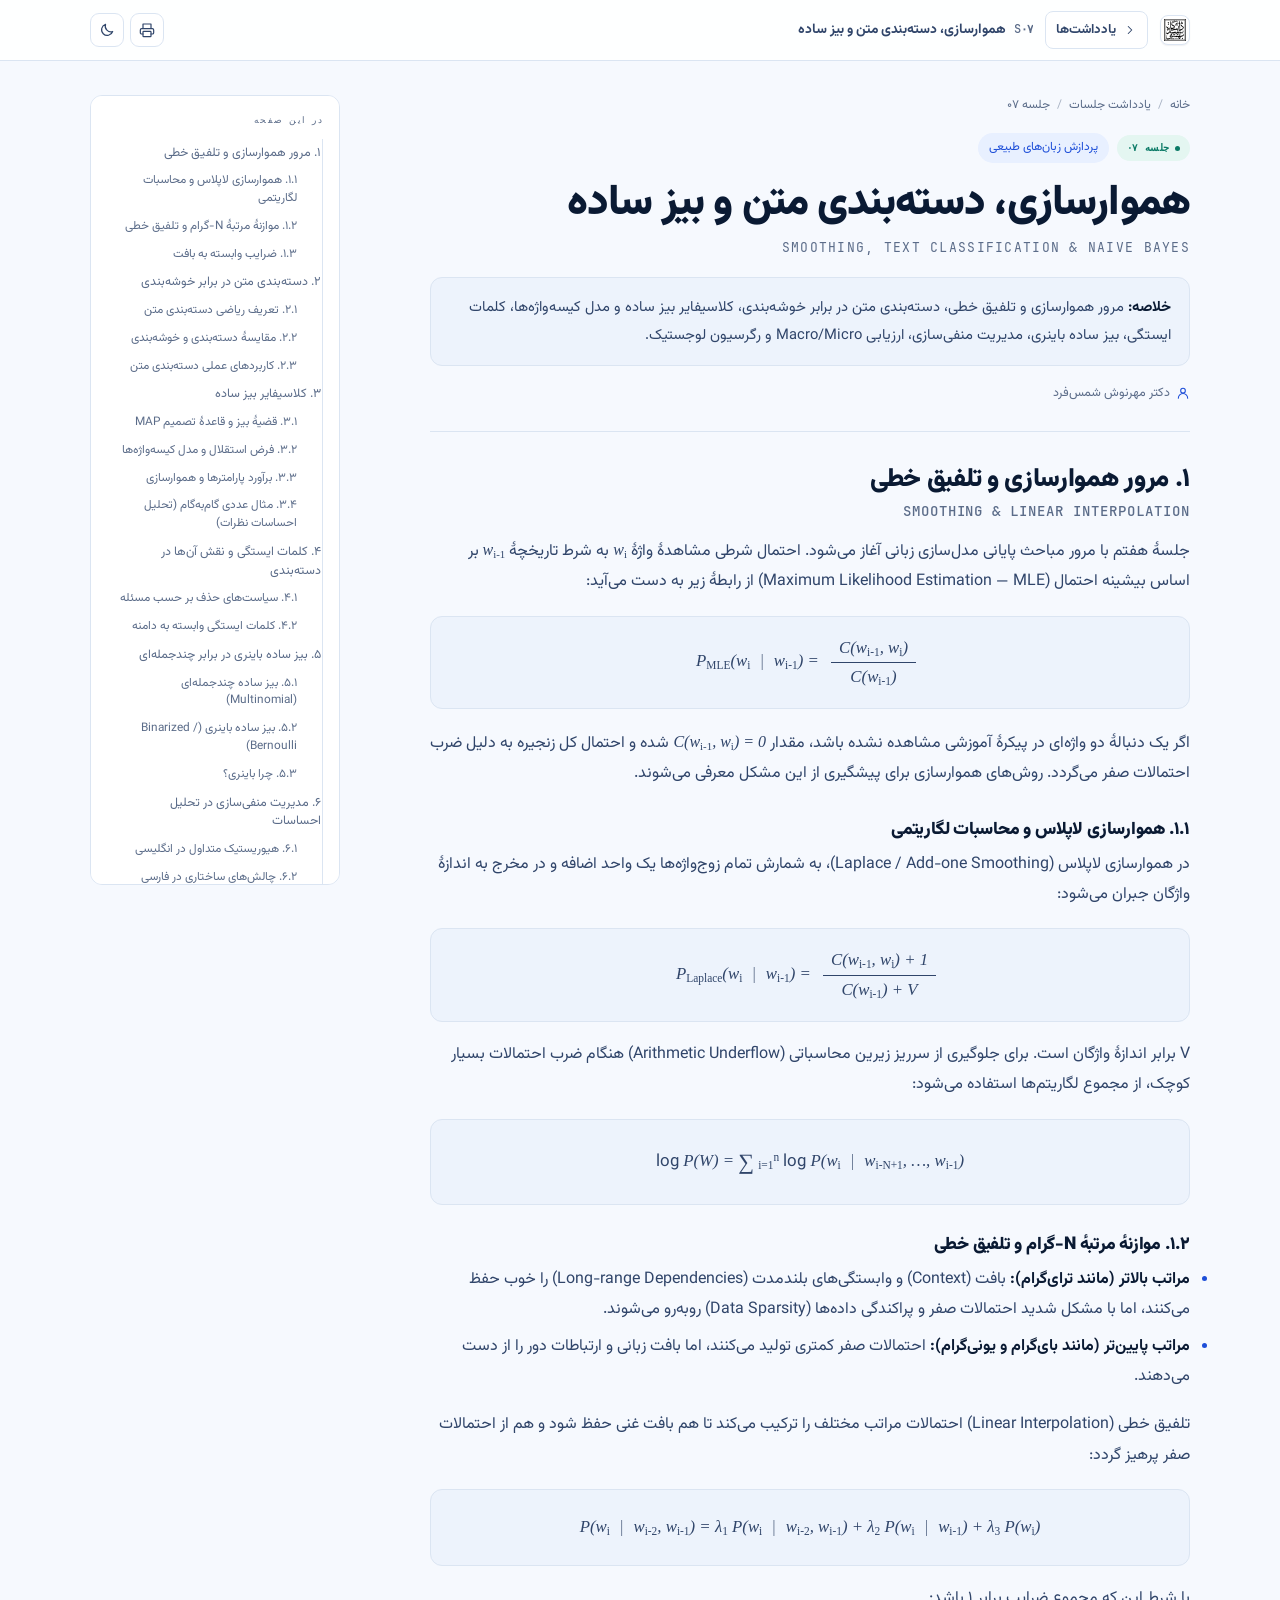
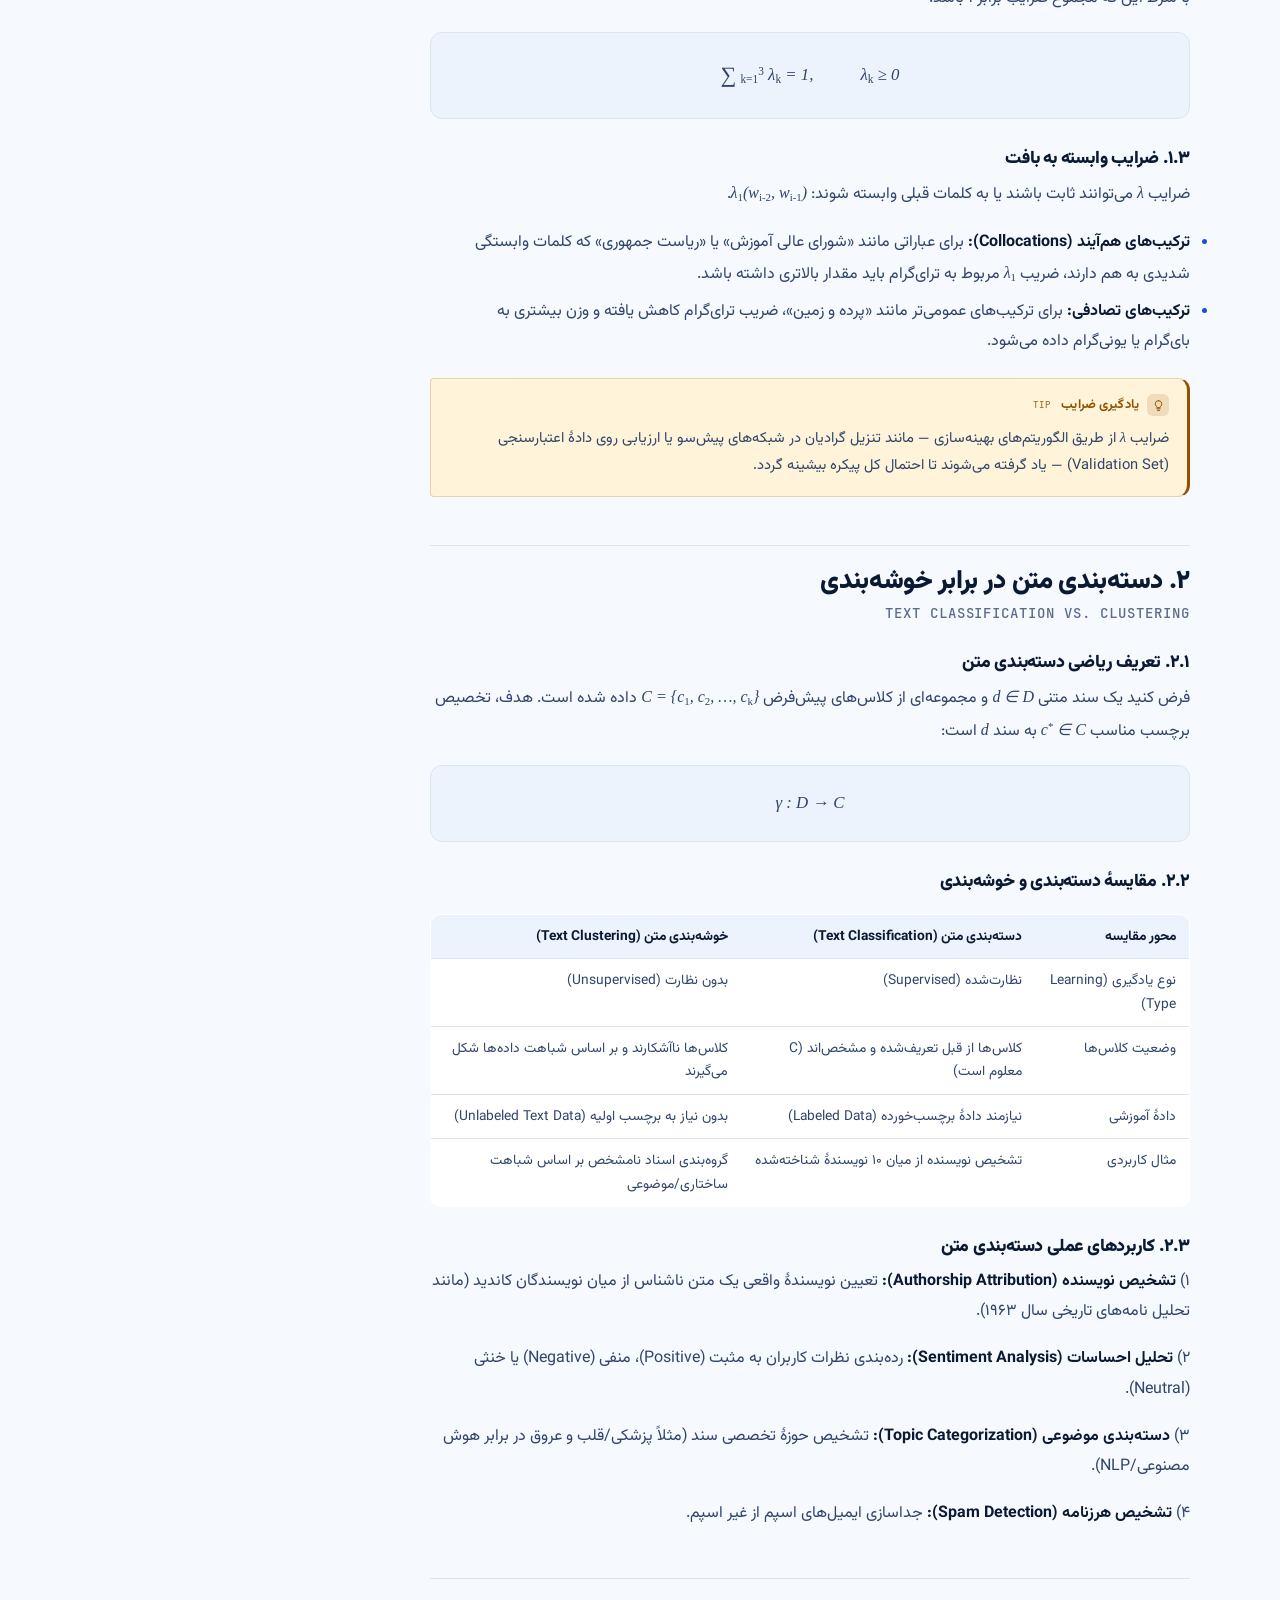
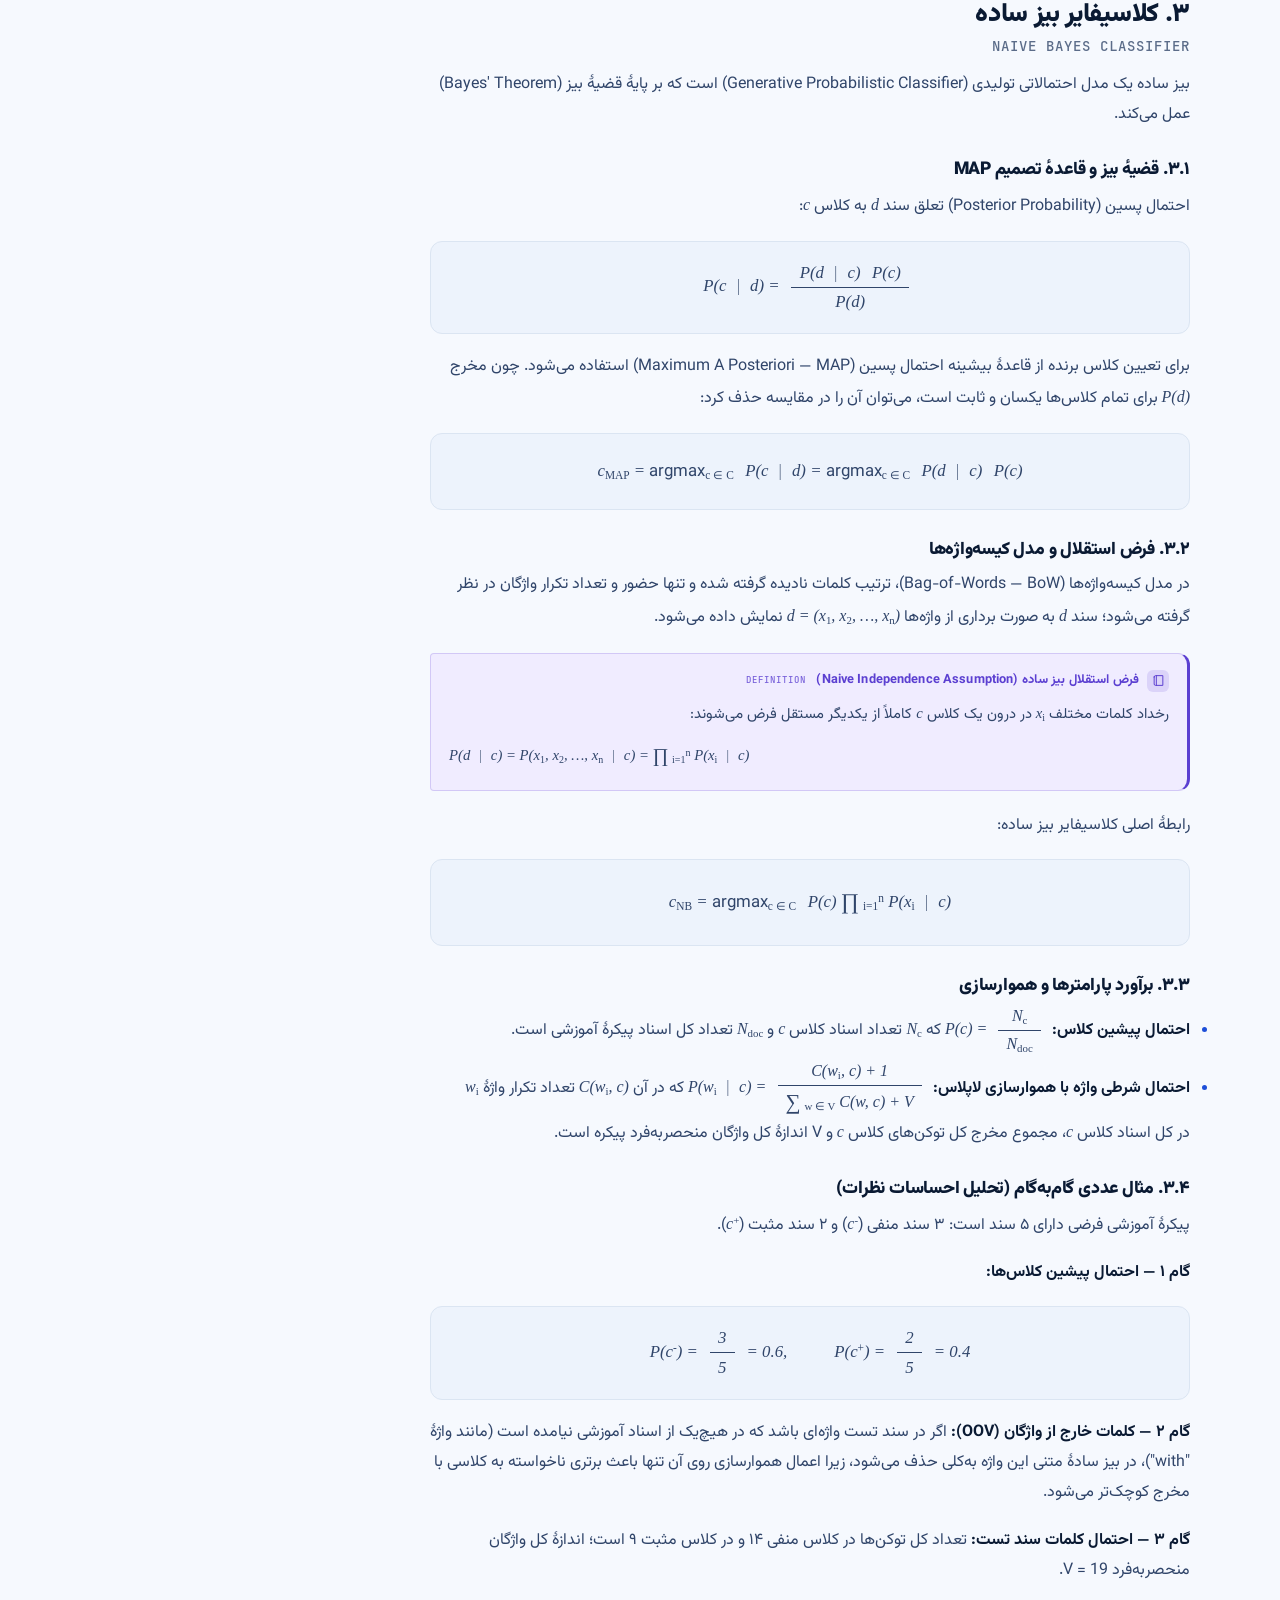
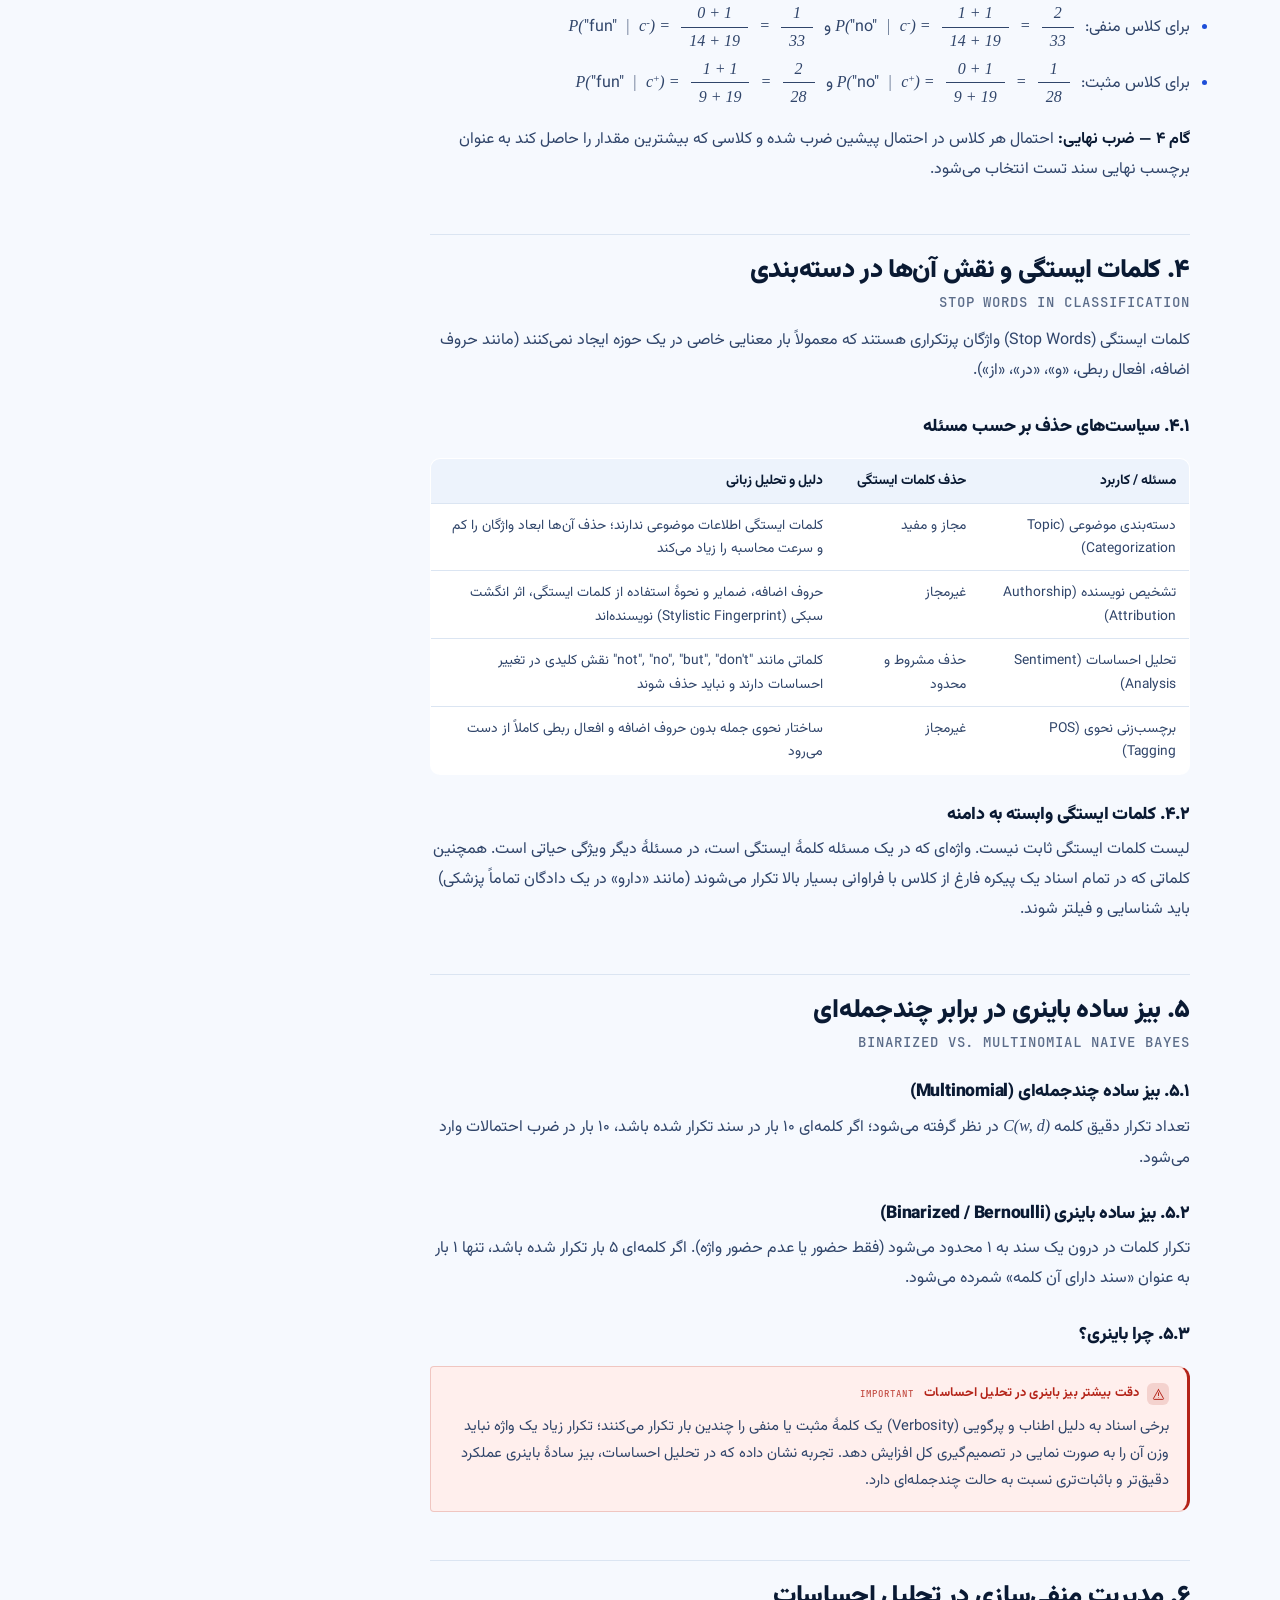
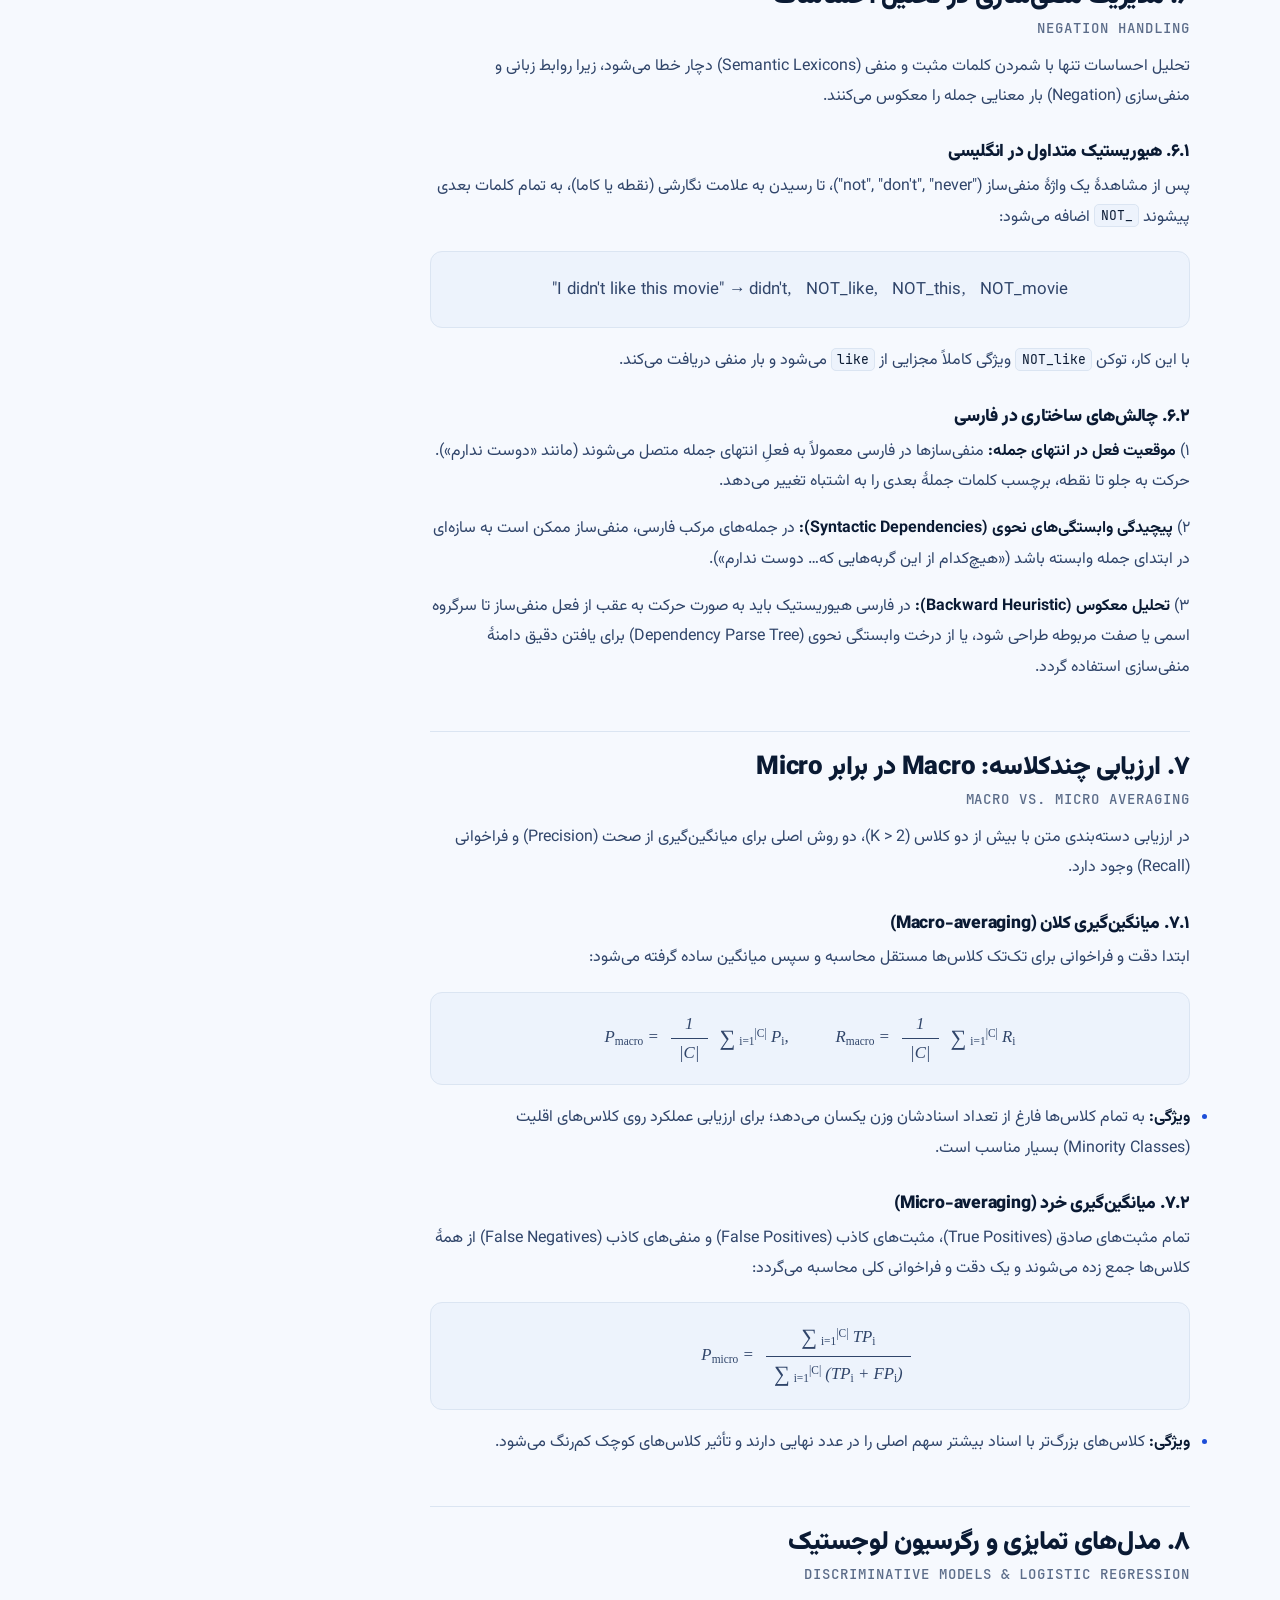
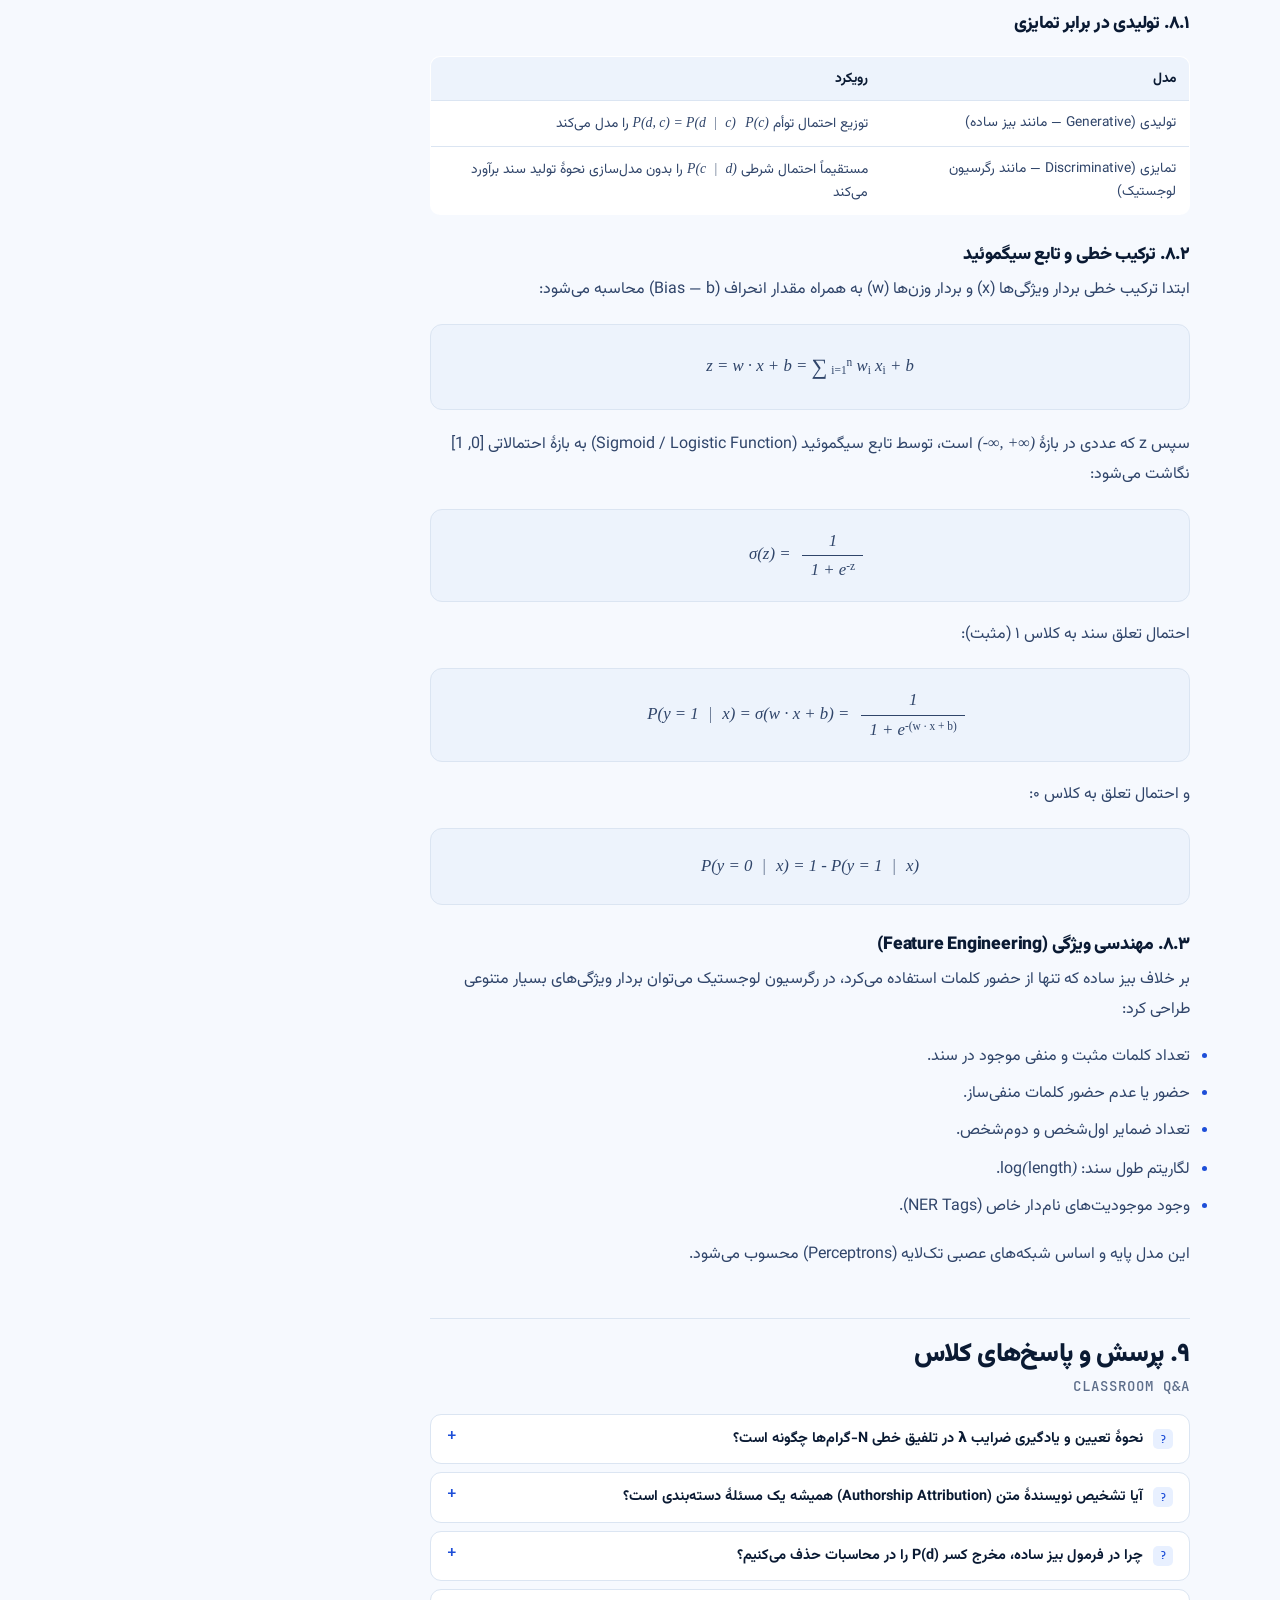
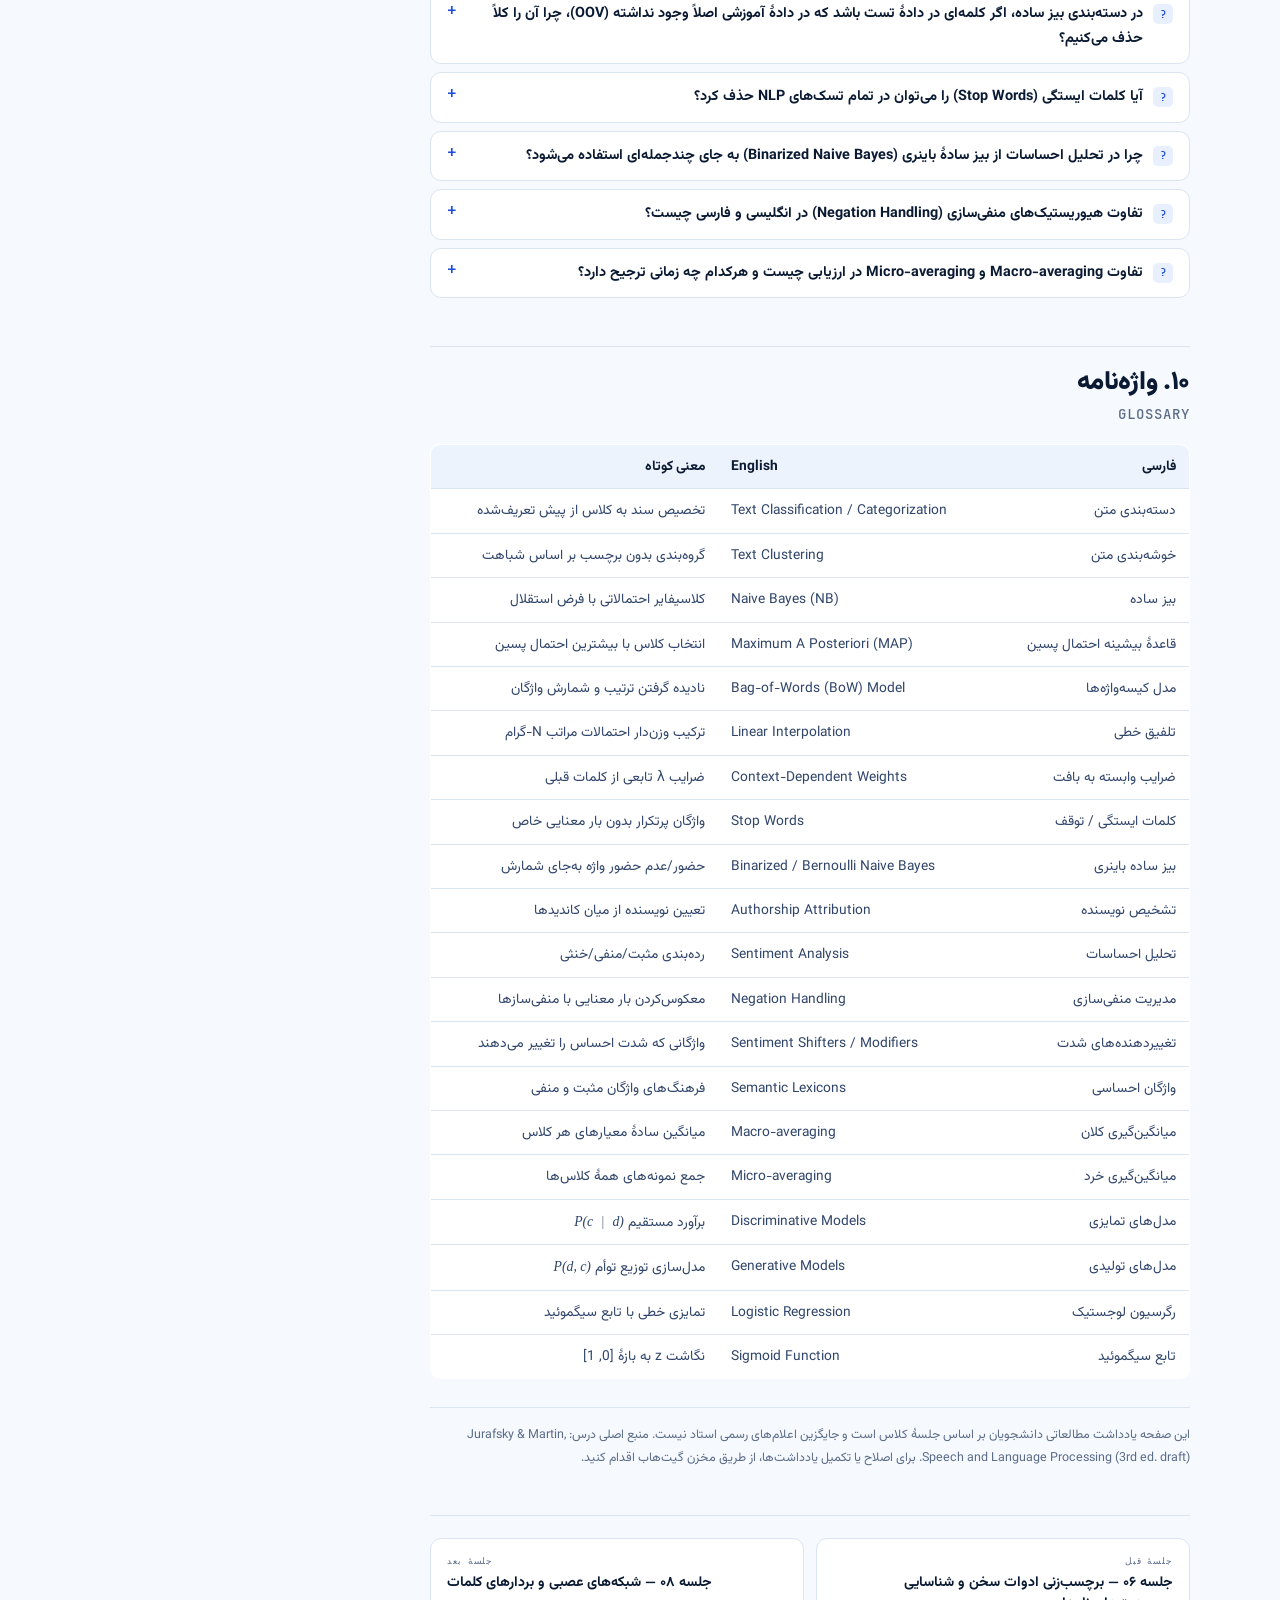
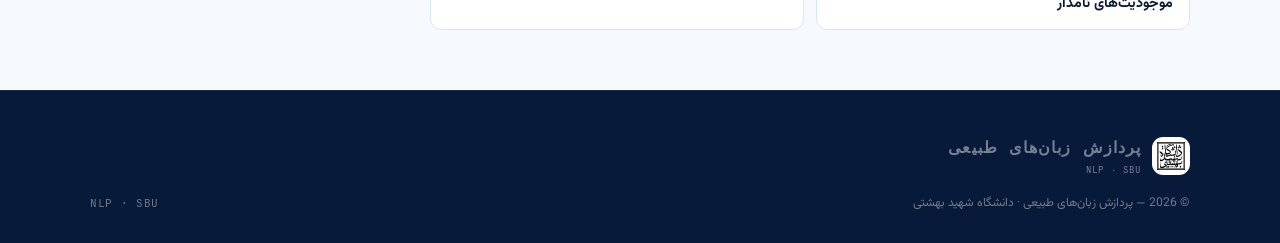
<file: sessions/session-07.html>
<!doctype html>
<html lang="fa" dir="rtl">
<head>
<meta charset="utf-8">
<meta name="viewport" content="width=device-width, initial-scale=1, viewport-fit=cover">
<title>هموارسازی، دسته‌بندی متن و بیز ساده — جلسه ۰۷ · پردازش زبان‌های طبیعی</title>
<meta name="description" content="مرور هموارسازی و تلفیق خطی، دسته‌بندی متن در برابر خوشه‌بندی، کلاسیفایر بیز ساده و مدل کیسه‌واژه‌ها، کلمات ایستگی، بیز ساده باینری، مدیریت منفی‌سازی، ارزیابی Macro/Micro و رگرسیون ">
<meta name="theme-color" content="#1d4ed8">
<script>(function(){try{var t=localStorage.getItem("nlp-theme");if(t==="light"||t==="dark")document.documentElement.setAttribute("data-theme",t);}catch(e){}})();</script>
<link rel="icon" href="../assets/img/sbu-logo-favicon.svg" type="image/svg+xml">
<link rel="stylesheet" href="../assets/css/site.css">
</head>
<body>
<a class="skip-link" href="#main">پرش به محتوای اصلی</a>
<div class="read-progress" data-read-progress aria-hidden="true"><span></span></div>

<header class="session-topbar">
  <div class="container inner">
    <span class="brand-logo brand-logo--sm" aria-hidden="true"><img src="../assets/img/sbu-logo.svg" alt=""></span>
    <a class="back" href="../notes.html"><svg viewBox="0 0 24 24" fill="none" stroke="currentColor" stroke-width="1.8" stroke-linecap="round" stroke-linejoin="round" aria-hidden="true"><path d="M9 18l6-6-6-6"/></svg><span>یادداشت‌ها</span></a>
    <div class="bar-title"><span class="mono">S۰۷</span>هموارسازی، دسته‌بندی متن و بیز ساده</div>
    <div class="actions">
      <button class="icon-btn" type="button" data-print aria-label="چاپ صفحه" title="چاپ صفحه"><svg viewBox="0 0 24 24" fill="none" stroke="currentColor" stroke-width="1.8" stroke-linecap="round" stroke-linejoin="round" aria-hidden="true"><path d="M6 9V3h12v6"/><path d="M6 18H4a2 2 0 0 1-2-2v-4a2 2 0 0 1 2-2h16a2 2 0 0 1 2 2v4a2 2 0 0 1-2 2h-2"/><rect x="6" y="14" width="12" height="8" rx="1"/></svg></button>
      <button class="icon-btn" type="button" data-theme-toggle aria-label="تغییر پوسته" title="تغییر پوسته"><svg data-icon-moon viewBox="0 0 24 24" fill="none" stroke="currentColor" stroke-width="1.8" stroke-linecap="round" stroke-linejoin="round" aria-hidden="true"><path d="M20.5 14.2A8.5 8.5 0 0 1 9.8 3.5 8.5 8.5 0 1 0 20.5 14.2Z"/></svg><svg data-icon-sun viewBox="0 0 24 24" fill="none" stroke="currentColor" stroke-width="1.8" stroke-linecap="round" aria-hidden="true" style="display:none"><circle cx="12" cy="12" r="4"/><path d="M12 2v2M12 20v2M4.9 4.9l1.4 1.4M17.7 17.7l1.4 1.4M2 12h2M20 12h2M4.9 19.1l1.4-1.4M17.7 6.3l1.4-1.4"/></svg></button>
    </div>
  </div>
</header>

<main id="main" class="container">
  <div class="session-layout">
    <article class="session-main">
      <header class="session-hero">
        <nav class="breadcrumb" aria-label="مسیر">
          <a href="../index.html">خانه</a><span class="sep">/</span>
          <a href="../notes.html">یادداشت جلسات</a><span class="sep">/</span>
          <span>جلسه ۰۷</span>
        </nav>
        <div class="session-kicker">
          <span class="badge badge--live">جلسه ۰۷</span>
          <span class="tag tag--brand">پردازش زبان‌های طبیعی</span>
        </div>
        <h1>هموارسازی، دسته‌بندی متن و بیز ساده</h1>
        <div class="h1-en" dir="ltr">Smoothing, Text Classification &amp; Naive Bayes</div>
        <div class="session-summary"><strong>خلاصه: </strong>مرور هموارسازی و تلفیق خطی، دسته‌بندی متن در برابر خوشه‌بندی، کلاسیفایر بیز ساده و مدل کیسه‌واژه‌ها، کلمات ایستگی، بیز ساده باینری، مدیریت منفی‌سازی، ارزیابی Macro/Micro و رگرسیون لوجستیک.</div>
        <div class="session-meta"><span><svg viewBox="0 0 24 24" fill="none" stroke="currentColor" stroke-width="1.8" stroke-linecap="round" stroke-linejoin="round" aria-hidden="true"><circle cx="12" cy="8" r="4"/><path d="M4 21a8 8 0 0 1 16 0"/></svg><span>دکتر مهرنوش شمس‌فرد</span></span></div>
      </header>

      <details class="toc-mobile"><summary>فهرست مطالب</summary><ol><li><a href="#۱-مرور-هموارسازی-و-تلفیق-خطی-smoothing-linear-interpolation">۱. مرور هموارسازی و تلفیق خطی</a></li>
<li class="toc-sub"><a href="#۱-۱-هموارسازی-لاپلاس-و-محاسبات-لگاریتمی">۱.۱. هموارسازی لاپلاس و محاسبات لگاریتمی</a></li>
<li class="toc-sub"><a href="#۱-۲-موازنه-مرتبه-n-گرام-و-تلفیق-خطی">۱.۲. موازنهٔ مرتبهٔ N-گرام و تلفیق خطی</a></li>
<li class="toc-sub"><a href="#۱-۳-ضرایب-وابسته-به-بافت">۱.۳. ضرایب وابسته به بافت</a></li>
<li><a href="#۲-دسته-بندی-متن-در-برابر-خوشه-بندی-text-classification-vs-clustering">۲. دسته‌بندی متن در برابر خوشه‌بندی</a></li>
<li class="toc-sub"><a href="#۲-۱-تعریف-ریاضی-دسته-بندی-متن">۲.۱. تعریف ریاضی دسته‌بندی متن</a></li>
<li class="toc-sub"><a href="#۲-۲-مقایسه-دسته-بندی-و-خوشه-بندی">۲.۲. مقایسهٔ دسته‌بندی و خوشه‌بندی</a></li>
<li class="toc-sub"><a href="#۲-۳-کاربردهای-عملی-دسته-بندی-متن">۲.۳. کاربردهای عملی دسته‌بندی متن</a></li>
<li><a href="#۳-کلاسیفایر-بیز-ساده-naive-bayes-classifier">۳. کلاسیفایر بیز ساده</a></li>
<li class="toc-sub"><a href="#۳-۱-قضیه-بیز-و-قاعده-تصمیم-map">۳.۱. قضیهٔ بیز و قاعدهٔ تصمیم MAP</a></li>
<li class="toc-sub"><a href="#۳-۲-فرض-استقلال-و-مدل-کیسه-واژه-ها">۳.۲. فرض استقلال و مدل کیسه‌واژه‌ها</a></li>
<li class="toc-sub"><a href="#۳-۳-برآورد-پارامترها-و-هموارسازی">۳.۳. برآورد پارامترها و هموارسازی</a></li>
<li class="toc-sub"><a href="#۳-۴-مثال-عددی-گام-به-گام-تحلیل-احساسات-نظرات">۳.۴. مثال عددی گام‌به‌گام (تحلیل احساسات نظرات)</a></li>
<li><a href="#۴-کلمات-ایستگی-و-نقش-آن-ها-در-دسته-بندی-stop-words-in-classification">۴. کلمات ایستگی و نقش آن‌ها در دسته‌بندی</a></li>
<li class="toc-sub"><a href="#۴-۱-سیاست-های-حذف-بر-حسب-مسئله">۴.۱. سیاست‌های حذف بر حسب مسئله</a></li>
<li class="toc-sub"><a href="#۴-۲-کلمات-ایستگی-وابسته-به-دامنه">۴.۲. کلمات ایستگی وابسته به دامنه</a></li>
<li><a href="#۵-بیز-ساده-باینری-در-برابر-چندجمله-ای-binarized-vs-multinomial-naive-bayes">۵. بیز ساده باینری در برابر چندجمله‌ای</a></li>
<li class="toc-sub"><a href="#۵-۱-بیز-ساده-چندجمله-ای-multinomial">۵.۱. بیز ساده چندجمله‌ای (Multinomial)</a></li>
<li class="toc-sub"><a href="#۵-۲-بیز-ساده-باینری-binarized-bernoulli">۵.۲. بیز ساده باینری (Binarized / Bernoulli)</a></li>
<li class="toc-sub"><a href="#۵-۳-چرا-باینری">۵.۳. چرا باینری؟</a></li>
<li><a href="#۶-مدیریت-منفی-سازی-در-تحلیل-احساسات-negation-handling">۶. مدیریت منفی‌سازی در تحلیل احساسات</a></li>
<li class="toc-sub"><a href="#۶-۱-هیوریستیک-متداول-در-انگلیسی">۶.۱. هیوریستیک متداول در انگلیسی</a></li>
<li class="toc-sub"><a href="#۶-۲-چالش-های-ساختاری-در-فارسی">۶.۲. چالش‌های ساختاری در فارسی</a></li>
<li><a href="#۷-ارزیابی-چندکلاسه-macro-در-برابر-micro-macro-vs-micro-averaging">۷. ارزیابی چندکلاسه: Macro در برابر Micro</a></li>
<li class="toc-sub"><a href="#۷-۱-میانگین-گیری-کلان-macro-averaging">۷.۱. میانگین‌گیری کلان (Macro-averaging)</a></li>
<li class="toc-sub"><a href="#۷-۲-میانگین-گیری-خرد-micro-averaging">۷.۲. میانگین‌گیری خرد (Micro-averaging)</a></li>
<li><a href="#۸-مدل-های-تمایزی-و-رگرسیون-لوجستیک-discriminative-models-logistic-regression">۸. مدل‌های تمایزی و رگرسیون لوجستیک</a></li>
<li class="toc-sub"><a href="#۸-۱-تولیدی-در-برابر-تمایزی">۸.۱. تولیدی در برابر تمایزی</a></li>
<li class="toc-sub"><a href="#۸-۲-ترکیب-خطی-و-تابع-سیگموئید">۸.۲. ترکیب خطی و تابع سیگموئید</a></li>
<li class="toc-sub"><a href="#۸-۳-مهندسی-ویژگی-feature-engineering">۸.۳. مهندسی ویژگی (Feature Engineering)</a></li>
<li><a href="#۹-پرسش-و-پاسخ-های-کلاس-classroom-q-a">۹. پرسش و پاسخ‌های کلاس</a></li>
<li><a href="#۱۰-واژه-نامه-glossary">۱۰. واژه‌نامه</a></li></ol></details>

      <div class="prose">
<h2 id="۱-مرور-هموارسازی-و-تلفیق-خطی-smoothing-linear-interpolation" dir="auto">۱. مرور هموارسازی و تلفیق خطی<span class="h-en" dir="ltr">Smoothing &amp; Linear Interpolation</span></h2>
<p dir="rtl" lang="fa">جلسهٔ هفتم با مرور مباحث پایانی مدل‌سازی زبانی آغاز می‌شود. احتمال شرطی مشاهدهٔ واژهٔ <span class="math">w<sub>i</sub></span> به شرط تاریخچهٔ <span class="math">w<sub>i-1</sub></span> بر اساس بیشینه احتمال (Maximum Likelihood Estimation — MLE) از رابطهٔ زیر به دست می‌آید:</p>
<div class="math-block" dir="ltr"><div class="math-row"><span class="math">P<sub>MLE</sub>(w<sub>i</sub> <span class="m-mid">|</span> w<sub>i-1</sub>) = <span class="frac"><span class="frac-n">C(w<sub>i-1</sub>, w<sub>i</sub>)</span><span class="frac-d">C(w<sub>i-1</sub>)</span></span></span></div></div>
<p dir="rtl" lang="fa">اگر یک دنبالهٔ دو واژه‌ای در پیکرهٔ آموزشی مشاهده نشده باشد، مقدار <span class="math">C(w<sub>i-1</sub>, w<sub>i</sub>) = 0</span> شده و احتمال کل زنجیره به دلیل ضرب احتمالات صفر می‌گردد. روش‌های هموارسازی برای پیشگیری از این مشکل معرفی می‌شوند.</p>
<h3 id="۱-۱-هموارسازی-لاپلاس-و-محاسبات-لگاریتمی" dir="rtl" lang="fa">۱.۱. هموارسازی لاپلاس و محاسبات لگاریتمی</h3>
<p dir="rtl" lang="fa">در هموارسازی لاپلاس (Laplace / Add-one Smoothing)، به شمارش تمام زوج‌واژه‌ها یک واحد اضافه و در مخرج به اندازهٔ واژگان جبران می‌شود:</p>
<div class="math-block" dir="ltr"><div class="math-row"><span class="math">P<sub>Laplace</sub>(w<sub>i</sub> <span class="m-mid">|</span> w<sub>i-1</sub>) = <span class="frac"><span class="frac-n">C(w<sub>i-1</sub>, w<sub>i</sub>) + 1</span><span class="frac-d">C(w<sub>i-1</sub>) + V</span></span></span></div></div>
<p dir="rtl" lang="fa">V برابر اندازهٔ واژگان است. برای جلوگیری از سرریز زیرین محاسباتی (Arithmetic Underflow) هنگام ضرب احتمالات بسیار کوچک، از مجموع لگاریتم‌ها استفاده می‌شود:</p>
<div class="math-block" dir="ltr"><div class="math-row"><span class="math"><span class="m-text">log</span> P(W) = <span class="m-op">∑</span><sub>i=1</sub><sup>n</sup> <span class="m-text">log</span> P(w<sub>i</sub> <span class="m-mid">|</span> w<sub>i-N+1</sub>, …, w<sub>i-1</sub>)</span></div></div>
<h3 id="۱-۲-موازنه-مرتبه-n-گرام-و-تلفیق-خطی" dir="rtl" lang="fa">۱.۲. موازنهٔ مرتبهٔ N-گرام و تلفیق خطی</h3>
<ul dir="auto"><li dir="rtl" lang="fa"><strong>مراتب بالاتر (مانند ترای‌گرام):</strong> بافت (Context) و وابستگی‌های بلندمدت (Long-range Dependencies) را خوب حفظ می‌کنند، اما با مشکل شدید احتمالات صفر و پراکندگی داده‌ها (Data Sparsity) روبه‌رو می‌شوند.</li><li dir="rtl" lang="fa"><strong>مراتب پایین‌تر (مانند بای‌گرام و یونی‌گرام):</strong> احتمالات صفر کمتری تولید می‌کنند، اما بافت زبانی و ارتباطات دور را از دست می‌دهند.</li></ul>
<p dir="rtl" lang="fa">تلفیق خطی (Linear Interpolation) احتمالات مراتب مختلف را ترکیب می‌کند تا هم بافت غنی حفظ شود و هم از احتمالات صفر پرهیز گردد:</p>
<div class="math-block" dir="ltr"><div class="math-row"><span class="math">P(w<sub>i</sub> <span class="m-mid">|</span> w<sub>i-2</sub>, w<sub>i-1</sub>) = λ<sub>1</sub> P(w<sub>i</sub> <span class="m-mid">|</span> w<sub>i-2</sub>, w<sub>i-1</sub>) + λ<sub>2</sub> P(w<sub>i</sub> <span class="m-mid">|</span> w<sub>i-1</sub>) + λ<sub>3</sub> P(w<sub>i</sub>)</span></div></div>
<p dir="rtl" lang="fa">با شرط این که مجموع ضرایب برابر ۱ باشد:</p>
<div class="math-block" dir="ltr"><div class="math-row"><span class="math"><span class="m-op">∑</span><sub>k=1</sub><sup>3</sup> λ<sub>k</sub> = 1, <span class="m-sp m-sp2"></span> λ<sub>k</sub> ≥ 0</span></div></div>
<h3 id="۱-۳-ضرایب-وابسته-به-بافت" dir="rtl" lang="fa">۱.۳. ضرایب وابسته به بافت</h3>
<p dir="rtl" lang="fa">ضرایب <span class="math">λ</span> می‌توانند ثابت باشند یا به کلمات قبلی وابسته شوند: <span class="math">λ<sub>1</sub>(w<sub>i-2</sub>, w<sub>i-1</sub>)</span>.</p>
<ul dir="auto"><li dir="rtl" lang="fa"><strong>ترکیب‌های هم‌آیند (Collocations):</strong> برای عباراتی مانند «شورای عالی آموزش» یا «ریاست جمهوری» که کلمات وابستگی شدیدی به هم دارند، ضریب <span class="math">λ<sub>1</sub></span> مربوط به ترای‌گرام باید مقدار بالاتری داشته باشد.</li><li dir="rtl" lang="fa"><strong>ترکیب‌های تصادفی:</strong> برای ترکیب‌های عمومی‌تر مانند «پرده و زمین»، ضریب ترای‌گرام کاهش یافته و وزن بیشتری به بای‌گرام یا یونی‌گرام داده می‌شود.</li></ul>
<div class="callout callout--tip"><div class="callout-head"><span class="co-icon"><svg viewBox="0 0 24 24" fill="none" stroke="currentColor" stroke-width="1.8" stroke-linecap="round" stroke-linejoin="round" aria-hidden="true"><path d="M9 18h6"/><path d="M10 21h4"/><path d="M12 3a6 6 0 0 0-3.6 10.8c.4.3.6.7.6 1.2V16h6v-1c0-.5.2-.9.6-1.2A6 6 0 0 0 12 3Z"/></svg></span><span>یادگیری ضرایب</span><span class="co-label">Tip</span></div><div class="callout-body"><p dir="rtl" lang="fa">ضرایب <span class="math">λ</span> از طریق الگوریتم‌های بهینه‌سازی — مانند تنزیل گرادیان در شبکه‌های پیش‌سو یا ارزیابی روی دادهٔ اعتبارسنجی (Validation Set) — یاد گرفته می‌شوند تا احتمال کل پیکره بیشینه گردد.</p></div></div>
<h2 id="۲-دسته-بندی-متن-در-برابر-خوشه-بندی-text-classification-vs-clustering" dir="auto">۲. دسته‌بندی متن در برابر خوشه‌بندی<span class="h-en" dir="ltr">Text Classification vs. Clustering</span></h2>
<h3 id="۲-۱-تعریف-ریاضی-دسته-بندی-متن" dir="rtl" lang="fa">۲.۱. تعریف ریاضی دسته‌بندی متن</h3>
<p dir="rtl" lang="fa">فرض کنید یک سند متنی <span class="math">d ∈ D</span> و مجموعه‌ای از کلاس‌های پیش‌فرض <span class="math">C = {c<sub>1</sub>, c<sub>2</sub>, …, c<sub>k</sub>}</span> داده شده است. هدف، تخصیص برچسب مناسب <span class="math">c<sup>*</sup> ∈ C</span> به سند <span class="math">d</span> است:</p>
<div class="math-block" dir="ltr"><div class="math-row"><span class="math">γ : D → C</span></div></div>
<h3 id="۲-۲-مقایسه-دسته-بندی-و-خوشه-بندی" dir="rtl" lang="fa">۲.۲. مقایسهٔ دسته‌بندی و خوشه‌بندی</h3>
<div class="table-scroll"><table dir="rtl" lang="fa"><thead><tr><th dir="rtl" lang="fa">محور مقایسه</th><th dir="auto">دسته‌بندی متن (Text Classification)</th><th dir="auto">خوشه‌بندی متن (Text Clustering)</th></tr></thead><tbody><tr><td dir="auto">نوع یادگیری (Learning Type)</td><td dir="auto">نظارت‌شده (Supervised)</td><td dir="auto">بدون نظارت (Unsupervised)</td></tr><tr><td dir="rtl" lang="fa">وضعیت کلاس‌ها</td><td dir="rtl" lang="fa">کلاس‌ها از قبل تعریف‌شده و مشخص‌اند (C معلوم است)</td><td dir="rtl" lang="fa">کلاس‌ها ناآشکارند و بر اساس شباهت داده‌ها شکل می‌گیرند</td></tr><tr><td dir="rtl" lang="fa">دادهٔ آموزشی</td><td dir="rtl" lang="fa">نیازمند دادهٔ برچسب‌خورده (Labeled Data)</td><td dir="rtl" lang="fa">بدون نیاز به برچسب اولیه (Unlabeled Text Data)</td></tr><tr><td dir="rtl" lang="fa">مثال کاربردی</td><td dir="rtl" lang="fa">تشخیص نویسنده از میان ۱۰ نویسندهٔ شناخته‌شده</td><td dir="rtl" lang="fa">گروه‌بندی اسناد نامشخص بر اساس شباهت ساختاری/موضوعی</td></tr></tbody></table></div>
<h3 id="۲-۳-کاربردهای-عملی-دسته-بندی-متن" dir="rtl" lang="fa">۲.۳. کاربردهای عملی دسته‌بندی متن</h3>
<p dir="rtl" lang="fa">۱) <strong>تشخیص نویسنده (Authorship Attribution):</strong> تعیین نویسندهٔ واقعی یک متن ناشناس از میان نویسندگان کاندید (مانند تحلیل نامه‌های تاریخی سال ۱۹۶۳).</p>
<p dir="rtl" lang="fa">۲) <strong>تحلیل احساسات (Sentiment Analysis):</strong> رده‌بندی نظرات کاربران به مثبت (Positive)، منفی (Negative) یا خنثی (Neutral).</p>
<p dir="rtl" lang="fa">۳) <strong>دسته‌بندی موضوعی (Topic Categorization):</strong> تشخیص حوزهٔ تخصصی سند (مثلاً پزشکی/قلب و عروق در برابر هوش مصنوعی/NLP).</p>
<p dir="rtl" lang="fa">۴) <strong>تشخیص هرزنامه (Spam Detection):</strong> جداسازی ایمیل‌های اسپم از غیر اسپم.</p>
<h2 id="۳-کلاسیفایر-بیز-ساده-naive-bayes-classifier" dir="auto">۳. کلاسیفایر بیز ساده<span class="h-en" dir="ltr">Naive Bayes Classifier</span></h2>
<p dir="rtl" lang="fa">بیز ساده یک مدل احتمالاتی تولیدی (Generative Probabilistic Classifier) است که بر پایهٔ قضیهٔ بیز (Bayes&#x27; Theorem) عمل می‌کند.</p>
<h3 id="۳-۱-قضیه-بیز-و-قاعده-تصمیم-map" dir="rtl" lang="fa">۳.۱. قضیهٔ بیز و قاعدهٔ تصمیم MAP</h3>
<p dir="rtl" lang="fa">احتمال پسین (Posterior Probability) تعلق سند <span class="math">d</span> به کلاس <span class="math">c</span>:</p>
<div class="math-block" dir="ltr"><div class="math-row"><span class="math">P(c <span class="m-mid">|</span> d) = <span class="frac"><span class="frac-n">P(d <span class="m-mid">|</span> c) <span class="m-thsp"></span> P(c)</span><span class="frac-d">P(d)</span></span></span></div></div>
<p dir="rtl" lang="fa">برای تعیین کلاس برنده از قاعدهٔ بیشینه احتمال پسین (Maximum A Posteriori — MAP) استفاده می‌شود. چون مخرج <span class="math">P(d)</span> برای تمام کلاس‌ها یکسان و ثابت است، می‌توان آن را در مقایسه حذف کرد:</p>
<div class="math-block" dir="ltr"><div class="math-row"><span class="math">c<sub>MAP</sub> = <span class="m-text">argmax</span><sub>c ∈ C</sub> <span class="m-thsp"></span> P(c <span class="m-mid">|</span> d) = <span class="m-text">argmax</span><sub>c ∈ C</sub> <span class="m-thsp"></span> P(d <span class="m-mid">|</span> c) <span class="m-thsp"></span> P(c)</span></div></div>
<h3 id="۳-۲-فرض-استقلال-و-مدل-کیسه-واژه-ها" dir="rtl" lang="fa">۳.۲. فرض استقلال و مدل کیسه‌واژه‌ها</h3>
<p dir="rtl" lang="fa">در مدل کیسه‌واژه‌ها (Bag-of-Words — BoW)، ترتیب کلمات نادیده گرفته شده و تنها حضور و تعداد تکرار واژگان در نظر گرفته می‌شود؛ سند <span class="math">d</span> به صورت برداری از واژه‌ها <span class="math">d = (x<sub>1</sub>, x<sub>2</sub>, …, x<sub>n</sub>)</span> نمایش داده می‌شود.</p>
<div class="callout callout--definition"><div class="callout-head"><span class="co-icon"><svg viewBox="0 0 24 24" fill="none" stroke="currentColor" stroke-width="1.8" stroke-linecap="round" stroke-linejoin="round" aria-hidden="true"><path d="M4 5.5A2.5 2.5 0 0 1 6.5 3H20v18H6.5A2.5 2.5 0 0 1 4 18.5v-13Z"/><path d="M8 3v18"/></svg></span><span>فرض استقلال بیز ساده (Naive Independence Assumption)</span><span class="co-label">Definition</span></div><div class="callout-body"><p dir="rtl" lang="fa">رخداد کلمات مختلف <span class="math">x<sub>i</sub></span> در درون یک کلاس <span class="math">c</span> کاملاً از یکدیگر مستقل فرض می‌شوند:</p>
<p dir="ltr" lang="en"><span class="math">P(d <span class="m-mid">|</span> c) = P(x<sub>1</sub>, x<sub>2</sub>, …, x<sub>n</sub> <span class="m-mid">|</span> c) = <span class="m-op">∏</span><sub>i=1</sub><sup>n</sup> P(x<sub>i</sub> <span class="m-mid">|</span> c)</span></p></div></div>
<p dir="rtl" lang="fa">رابطهٔ اصلی کلاسیفایر بیز ساده:</p>
<div class="math-block" dir="ltr"><div class="math-row"><span class="math">c<sub>NB</sub> = <span class="m-text">argmax</span><sub>c ∈ C</sub> <span class="m-thsp"></span> P(c) <span class="m-op">∏</span><sub>i=1</sub><sup>n</sup> P(x<sub>i</sub> <span class="m-mid">|</span> c)</span></div></div>
<h3 id="۳-۳-برآورد-پارامترها-و-هموارسازی" dir="rtl" lang="fa">۳.۳. برآورد پارامترها و هموارسازی</h3>
<ul dir="auto"><li dir="rtl" lang="fa"><strong>احتمال پیشین کلاس:</strong> <span class="math">P(c) = <span class="frac"><span class="frac-n">N<sub>c</sub></span><span class="frac-d">N<sub>doc</sub></span></span></span> که <span class="math">N<sub>c</sub></span> تعداد اسناد کلاس <span class="math">c</span> و <span class="math">N<sub>doc</sub></span> تعداد کل اسناد پیکرهٔ آموزشی است.</li><li dir="rtl" lang="fa"><strong>احتمال شرطی واژه با هموارسازی لاپلاس:</strong> <span class="math">P(w<sub>i</sub> <span class="m-mid">|</span> c) = <span class="frac"><span class="frac-n">C(w<sub>i</sub>, c) + 1</span><span class="frac-d"><span class="m-op">∑</span><sub>w ∈ V</sub> C(w, c) + V</span></span></span> که در آن <span class="math">C(w<sub>i</sub>, c)</span> تعداد تکرار واژهٔ <span class="math">w<sub>i</sub></span> در کل اسناد کلاس <span class="math">c</span>، مجموع مخرج کل توکن‌های کلاس <span class="math">c</span> و V اندازهٔ کل واژگان منحصربه‌فرد پیکره است.</li></ul>
<h3 id="۳-۴-مثال-عددی-گام-به-گام-تحلیل-احساسات-نظرات" dir="rtl" lang="fa">۳.۴. مثال عددی گام‌به‌گام (تحلیل احساسات نظرات)</h3>
<p dir="rtl" lang="fa">پیکرهٔ آموزشی فرضی دارای ۵ سند است: ۳ سند منفی (<span class="math">c<sup>-</sup></span>) و ۲ سند مثبت (<span class="math">c<sup>+</sup></span>).</p>
<p dir="rtl" lang="fa"><strong>گام ۱ — احتمال پیشین کلاس‌ها:</strong></p>
<div class="math-block" dir="ltr"><div class="math-row"><span class="math">P(c<sup>-</sup>) = <span class="frac"><span class="frac-n">3</span><span class="frac-d">5</span></span> = 0.6, <span class="m-sp m-sp2"></span> P(c<sup>+</sup>) = <span class="frac"><span class="frac-n">2</span><span class="frac-d">5</span></span> = 0.4</span></div></div>
<p dir="rtl" lang="fa"><strong>گام ۲ — کلمات خارج از واژگان (OOV):</strong> اگر در سند تست واژه‌ای باشد که در هیچ‌یک از اسناد آموزشی نیامده است (مانند واژهٔ &quot;with&quot;)، در بیز سادهٔ متنی این واژه به‌کلی حذف می‌شود، زیرا اعمال هموارسازی روی آن تنها باعث برتری ناخواسته به کلاسی با مخرج کوچک‌تر می‌شود.</p>
<p dir="rtl" lang="fa"><strong>گام ۳ — احتمال کلمات سند تست:</strong> تعداد کل توکن‌ها در کلاس منفی ۱۴ و در کلاس مثبت ۹ است؛ اندازهٔ کل واژگان منحصربه‌فرد V = 19.</p>
<ul dir="auto"><li dir="auto">برای کلاس منفی: <span class="math">P(<span class="m-text">&quot;no&quot;</span> <span class="m-mid">|</span> c<sup>-</sup>) = <span class="frac"><span class="frac-n">1 + 1</span><span class="frac-d">14 + 19</span></span> = <span class="frac"><span class="frac-n">2</span><span class="frac-d">33</span></span></span> و <span class="math">P(<span class="m-text">&quot;fun&quot;</span> <span class="m-mid">|</span> c<sup>-</sup>) = <span class="frac"><span class="frac-n">0 + 1</span><span class="frac-d">14 + 19</span></span> = <span class="frac"><span class="frac-n">1</span><span class="frac-d">33</span></span></span></li><li dir="auto">برای کلاس مثبت: <span class="math">P(<span class="m-text">&quot;no&quot;</span> <span class="m-mid">|</span> c<sup>+</sup>) = <span class="frac"><span class="frac-n">0 + 1</span><span class="frac-d">9 + 19</span></span> = <span class="frac"><span class="frac-n">1</span><span class="frac-d">28</span></span></span> و <span class="math">P(<span class="m-text">&quot;fun&quot;</span> <span class="m-mid">|</span> c<sup>+</sup>) = <span class="frac"><span class="frac-n">1 + 1</span><span class="frac-d">9 + 19</span></span> = <span class="frac"><span class="frac-n">2</span><span class="frac-d">28</span></span></span></li></ul>
<p dir="rtl" lang="fa"><strong>گام ۴ — ضرب نهایی:</strong> احتمال هر کلاس در احتمال پیشین ضرب شده و کلاسی که بیشترین مقدار را حاصل کند به عنوان برچسب نهایی سند تست انتخاب می‌شود.</p>
<h2 id="۴-کلمات-ایستگی-و-نقش-آن-ها-در-دسته-بندی-stop-words-in-classification" dir="rtl" lang="fa">۴. کلمات ایستگی و نقش آن‌ها در دسته‌بندی<span class="h-en" dir="ltr">Stop Words in Classification</span></h2>
<p dir="rtl" lang="fa">کلمات ایستگی (Stop Words) واژگان پرتکراری هستند که معمولاً بار معنایی خاصی در یک حوزه ایجاد نمی‌کنند (مانند حروف اضافه، افعال ربطی، «و»، «در»، «از»).</p>
<h3 id="۴-۱-سیاست-های-حذف-بر-حسب-مسئله" dir="rtl" lang="fa">۴.۱. سیاست‌های حذف بر حسب مسئله</h3>
<div class="table-scroll"><table dir="rtl" lang="fa"><thead><tr><th dir="rtl" lang="fa">مسئله / کاربرد</th><th dir="rtl" lang="fa">حذف کلمات ایستگی</th><th dir="rtl" lang="fa">دلیل و تحلیل زبانی</th></tr></thead><tbody><tr><td dir="auto">دسته‌بندی موضوعی (Topic Categorization)</td><td dir="rtl" lang="fa">مجاز و مفید</td><td dir="rtl" lang="fa">کلمات ایستگی اطلاعات موضوعی ندارند؛ حذف آن‌ها ابعاد واژگان را کم و سرعت محاسبه را زیاد می‌کند</td></tr><tr><td dir="auto">تشخیص نویسنده (Authorship Attribution)</td><td dir="rtl" lang="fa">غیرمجاز</td><td dir="rtl" lang="fa">حروف اضافه، ضمایر و نحوهٔ استفاده از کلمات ایستگی، اثر انگشت سبکی (Stylistic Fingerprint) نویسنده‌اند</td></tr><tr><td dir="auto">تحلیل احساسات (Sentiment Analysis)</td><td dir="rtl" lang="fa">حذف مشروط و محدود</td><td dir="rtl" lang="fa">کلماتی مانند &quot;not&quot;, &quot;no&quot;, &quot;but&quot;, &quot;don&#x27;t&quot; نقش کلیدی در تغییر احساسات دارند و نباید حذف شوند</td></tr><tr><td dir="rtl" lang="fa">برچسب‌زنی نحوی (POS Tagging)</td><td dir="rtl" lang="fa">غیرمجاز</td><td dir="rtl" lang="fa">ساختار نحوی جمله بدون حروف اضافه و افعال ربطی کاملاً از دست می‌رود</td></tr></tbody></table></div>
<h3 id="۴-۲-کلمات-ایستگی-وابسته-به-دامنه" dir="rtl" lang="fa">۴.۲. کلمات ایستگی وابسته به دامنه</h3>
<p dir="rtl" lang="fa">لیست کلمات ایستگی ثابت نیست. واژه‌ای که در یک مسئله کلمهٔ ایستگی است، در مسئلهٔ دیگر ویژگی حیاتی است. همچنین کلماتی که در تمام اسناد یک پیکره فارغ از کلاس با فراوانی بسیار بالا تکرار می‌شوند (مانند «دارو» در یک دادگان تماماً پزشکی) باید شناسایی و فیلتر شوند.</p>
<h2 id="۵-بیز-ساده-باینری-در-برابر-چندجمله-ای-binarized-vs-multinomial-naive-bayes" dir="auto">۵. بیز ساده باینری در برابر چندجمله‌ای<span class="h-en" dir="ltr">Binarized vs. Multinomial Naive Bayes</span></h2>
<h3 id="۵-۱-بیز-ساده-چندجمله-ای-multinomial" dir="rtl" lang="fa">۵.۱. بیز ساده چندجمله‌ای (Multinomial)</h3>
<p dir="rtl" lang="fa">تعداد تکرار دقیق کلمه <span class="math">C(w, d)</span> در نظر گرفته می‌شود؛ اگر کلمه‌ای ۱۰ بار در سند تکرار شده باشد، ۱۰ بار در ضرب احتمالات وارد می‌شود.</p>
<h3 id="۵-۲-بیز-ساده-باینری-binarized-bernoulli" dir="auto">۵.۲. بیز ساده باینری (Binarized / Bernoulli)</h3>
<p dir="rtl" lang="fa">تکرار کلمات در درون یک سند به ۱ محدود می‌شود (فقط حضور یا عدم حضور واژه). اگر کلمه‌ای ۵ بار تکرار شده باشد، تنها ۱ بار به عنوان «سند دارای آن کلمه» شمرده می‌شود.</p>
<h3 id="۵-۳-چرا-باینری" dir="rtl" lang="fa">۵.۳. چرا باینری؟</h3>
<div class="callout callout--important"><div class="callout-head"><span class="co-icon"><svg viewBox="0 0 24 24" fill="none" stroke="currentColor" stroke-width="1.8" stroke-linecap="round" stroke-linejoin="round" aria-hidden="true"><path d="M12 3 2.8 19.2A1.2 1.2 0 0 0 3.9 21h16.2a1.2 1.2 0 0 0 1.1-1.8L12 3Z"/><path d="M12 9v5"/><circle cx="12" cy="17.4" r=".8" fill="currentColor" stroke="none"/></svg></span><span>دقت بیشتر بیز باینری در تحلیل احساسات</span><span class="co-label">Important</span></div><div class="callout-body"><p dir="rtl" lang="fa">برخی اسناد به دلیل اطناب و پرگویی (Verbosity) یک کلمهٔ مثبت یا منفی را چندین بار تکرار می‌کنند؛ تکرار زیاد یک واژه نباید وزن آن را به صورت نمایی در تصمیم‌گیری کل افزایش دهد. تجربه نشان داده که در تحلیل احساسات، بیز سادهٔ باینری عملکرد دقیق‌تر و باثبات‌تری نسبت به حالت چندجمله‌ای دارد.</p></div></div>
<h2 id="۶-مدیریت-منفی-سازی-در-تحلیل-احساسات-negation-handling" dir="rtl" lang="fa">۶. مدیریت منفی‌سازی در تحلیل احساسات<span class="h-en" dir="ltr">Negation Handling</span></h2>
<p dir="rtl" lang="fa">تحلیل احساسات تنها با شمردن کلمات مثبت و منفی (Semantic Lexicons) دچار خطا می‌شود، زیرا روابط زبانی و منفی‌سازی (Negation) بار معنایی جمله را معکوس می‌کنند.</p>
<h3 id="۶-۱-هیوریستیک-متداول-در-انگلیسی" dir="rtl" lang="fa">۶.۱. هیوریستیک متداول در انگلیسی</h3>
<p dir="rtl" lang="fa">پس از مشاهدهٔ یک واژهٔ منفی‌ساز (&quot;not&quot;, &quot;don&#x27;t&quot;, &quot;never&quot;)، تا رسیدن به علامت نگارشی (نقطه یا کاما)، به تمام کلمات بعدی پیشوند <code>NOT_</code> اضافه می‌شود:</p>
<div class="math-block" dir="ltr"><div class="math-row"><span class="math"><span class="m-text">&quot;I didn&#x27;t like this movie&quot;</span> → <span class="m-text">didn&#x27;t</span>, <span class="m-thsp m-thsp2"></span> <span class="m-text">NOT_like</span>, <span class="m-thsp m-thsp2"></span> <span class="m-text">NOT_this</span>, <span class="m-thsp m-thsp2"></span> <span class="m-text">NOT_movie</span></span></div></div>
<p dir="rtl" lang="fa">با این کار، توکن <code>NOT_like</code> ویژگی کاملاً مجزایی از <code>like</code> می‌شود و بار منفی دریافت می‌کند.</p>
<h3 id="۶-۲-چالش-های-ساختاری-در-فارسی" dir="rtl" lang="fa">۶.۲. چالش‌های ساختاری در فارسی</h3>
<p dir="rtl" lang="fa">۱) <strong>موقعیت فعل در انتهای جمله:</strong> منفی‌سازها در فارسی معمولاً به فعلِ انتهای جمله متصل می‌شوند (مانند «دوست ندارم»). حرکت به جلو تا نقطه، برچسب کلمات جملهٔ بعدی را به اشتباه تغییر می‌دهد.</p>
<p dir="rtl" lang="fa">۲) <strong>پیچیدگی وابستگی‌های نحوی (Syntactic Dependencies):</strong> در جمله‌های مرکب فارسی، منفی‌ساز ممکن است به سازه‌ای در ابتدای جمله وابسته باشد («هیچ‌کدام از این گربه‌هایی که… دوست ندارم»).</p>
<p dir="rtl" lang="fa">۳) <strong>تحلیل معکوس (Backward Heuristic):</strong> در فارسی هیوریستیک باید به صورت حرکت به عقب از فعل منفی‌ساز تا سرگروه اسمی یا صفت مربوطه طراحی شود، یا از درخت وابستگی نحوی (Dependency Parse Tree) برای یافتن دقیق دامنهٔ منفی‌سازی استفاده گردد.</p>
<h2 id="۷-ارزیابی-چندکلاسه-macro-در-برابر-micro-macro-vs-micro-averaging" dir="auto">۷. ارزیابی چندکلاسه: Macro در برابر Micro<span class="h-en" dir="ltr">Macro vs. Micro Averaging</span></h2>
<p dir="rtl" lang="fa">در ارزیابی دسته‌بندی متن با بیش از دو کلاس (K &gt; 2)، دو روش اصلی برای میانگین‌گیری از صحت (Precision) و فراخوانی (Recall) وجود دارد.</p>
<h3 id="۷-۱-میانگین-گیری-کلان-macro-averaging" dir="rtl" lang="fa">۷.۱. میانگین‌گیری کلان (Macro-averaging)</h3>
<p dir="rtl" lang="fa">ابتدا دقت و فراخوانی برای تک‌تک کلاس‌ها مستقل محاسبه و سپس میانگین ساده گرفته می‌شود:</p>
<div class="math-block" dir="ltr"><div class="math-row"><span class="math">P<sub>macro</sub> = <span class="frac"><span class="frac-n">1</span><span class="frac-d">|C|</span></span> <span class="m-op">∑</span><sub>i=1</sub><sup>|C|</sup> P<sub>i</sub>, <span class="m-sp m-sp2"></span> R<sub>macro</sub> = <span class="frac"><span class="frac-n">1</span><span class="frac-d">|C|</span></span> <span class="m-op">∑</span><sub>i=1</sub><sup>|C|</sup> R<sub>i</sub></span></div></div>
<ul dir="auto"><li dir="rtl" lang="fa"><strong>ویژگی:</strong> به تمام کلاس‌ها فارغ از تعداد اسنادشان وزن یکسان می‌دهد؛ برای ارزیابی عملکرد روی کلاس‌های اقلیت (Minority Classes) بسیار مناسب است.</li></ul>
<h3 id="۷-۲-میانگین-گیری-خرد-micro-averaging" dir="rtl" lang="fa">۷.۲. میانگین‌گیری خرد (Micro-averaging)</h3>
<p dir="rtl" lang="fa">تمام مثبت‌های صادق (True Positives)، مثبت‌های کاذب (False Positives) و منفی‌های کاذب (False Negatives) از همهٔ کلاس‌ها جمع زده می‌شوند و یک دقت و فراخوانی کلی محاسبه می‌گردد:</p>
<div class="math-block" dir="ltr"><div class="math-row"><span class="math">P<sub>micro</sub> = <span class="frac"><span class="frac-n"><span class="m-op">∑</span><sub>i=1</sub><sup>|C|</sup> TP<sub>i</sub></span><span class="frac-d"><span class="m-op">∑</span><sub>i=1</sub><sup>|C|</sup> (TP<sub>i</sub> + FP<sub>i</sub>)</span></span></span></div></div>
<ul dir="auto"><li dir="rtl" lang="fa"><strong>ویژگی:</strong> کلاس‌های بزرگ‌تر با اسناد بیشتر سهم اصلی را در عدد نهایی دارند و تأثیر کلاس‌های کوچک کم‌رنگ می‌شود.</li></ul>
<h2 id="۸-مدل-های-تمایزی-و-رگرسیون-لوجستیک-discriminative-models-logistic-regression" dir="auto">۸. مدل‌های تمایزی و رگرسیون لوجستیک<span class="h-en" dir="ltr">Discriminative Models &amp; Logistic Regression</span></h2>
<h3 id="۸-۱-تولیدی-در-برابر-تمایزی" dir="rtl" lang="fa">۸.۱. تولیدی در برابر تمایزی</h3>
<div class="table-scroll"><table dir="rtl" lang="fa"><thead><tr><th dir="rtl" lang="fa">مدل</th><th dir="rtl" lang="fa">رویکرد</th></tr></thead><tbody><tr><td dir="rtl" lang="fa">تولیدی (Generative — مانند بیز ساده)</td><td dir="rtl" lang="fa">توزیع احتمال توأم <span class="math">P(d, c) = P(d <span class="m-mid">|</span> c) <span class="m-thsp"></span> P(c)</span> را مدل می‌کند</td></tr><tr><td dir="rtl" lang="fa">تمایزی (Discriminative — مانند رگرسیون لوجستیک)</td><td dir="rtl" lang="fa">مستقیماً احتمال شرطی <span class="math">P(c <span class="m-mid">|</span> d)</span> را بدون مدل‌سازی نحوهٔ تولید سند برآورد می‌کند</td></tr></tbody></table></div>
<h3 id="۸-۲-ترکیب-خطی-و-تابع-سیگموئید" dir="rtl" lang="fa">۸.۲. ترکیب خطی و تابع سیگموئید</h3>
<p dir="rtl" lang="fa">ابتدا ترکیب خطی بردار ویژگی‌ها (x) و بردار وزن‌ها (w) به همراه مقدار انحراف (Bias — b) محاسبه می‌شود:</p>
<div class="math-block" dir="ltr"><div class="math-row"><span class="math">z = w · x + b = <span class="m-op">∑</span><sub>i=1</sub><sup>n</sup> w<sub>i</sub> x<sub>i</sub> + b</span></div></div>
<p dir="rtl" lang="fa">سپس z که عددی در بازهٔ <span class="math">(-∞, +∞)</span> است، توسط تابع سیگموئید (Sigmoid / Logistic Function) به بازهٔ احتمالاتی [0, 1] نگاشت می‌شود:</p>
<div class="math-block" dir="ltr"><div class="math-row"><span class="math">σ(z) = <span class="frac"><span class="frac-n">1</span><span class="frac-d">1 + e<sup>-z</sup></span></span></span></div></div>
<p dir="rtl" lang="fa">احتمال تعلق سند به کلاس ۱ (مثبت):</p>
<div class="math-block" dir="ltr"><div class="math-row"><span class="math">P(y = 1 <span class="m-mid">|</span> x) = σ(w · x + b) = <span class="frac"><span class="frac-n">1</span><span class="frac-d">1 + e<sup>-(w · x + b)</sup></span></span></span></div></div>
<p dir="rtl" lang="fa">و احتمال تعلق به کلاس ۰:</p>
<div class="math-block" dir="ltr"><div class="math-row"><span class="math">P(y = 0 <span class="m-mid">|</span> x) = 1 - P(y = 1 <span class="m-mid">|</span> x)</span></div></div>
<h3 id="۸-۳-مهندسی-ویژگی-feature-engineering" dir="auto">۸.۳. مهندسی ویژگی (Feature Engineering)</h3>
<p dir="rtl" lang="fa">بر خلاف بیز ساده که تنها از حضور کلمات استفاده می‌کرد، در رگرسیون لوجستیک می‌توان بردار ویژگی‌های بسیار متنوعی طراحی کرد:</p>
<ul dir="auto"><li dir="rtl" lang="fa">تعداد کلمات مثبت و منفی موجود در سند.</li><li dir="rtl" lang="fa">حضور یا عدم حضور کلمات منفی‌ساز.</li><li dir="rtl" lang="fa">تعداد ضمایر اول‌شخص و دوم‌شخص.</li><li dir="auto">لگاریتم طول سند: <span class="math"><span class="m-text">log</span>(<span class="m-text">length</span>)</span>.</li><li dir="rtl" lang="fa">وجود موجودیت‌های نام‌دار خاص (NER Tags).</li></ul>
<p dir="rtl" lang="fa">این مدل پایه و اساس شبکه‌های عصبی تک‌لایه (Perceptrons) محسوب می‌شود.</p>
<h2 id="۹-پرسش-و-پاسخ-های-کلاس-classroom-q-a" dir="rtl" lang="fa">۹. پرسش و پاسخ‌های کلاس<span class="h-en" dir="ltr">Classroom Q&amp;A</span></h2>
<div class="qa-list">
<details class="qa"><summary><span>نحوهٔ تعیین و یادگیری ضرایب λ در تلفیق خطی N-گرام‌ها چگونه است؟</span></summary><div class="qa-a" dir="rtl" lang="fa">ضرایب λ یا ثابت‌اند — که از طریق ارزیابی روی دادهٔ اعتبارسنجی (Validation Data) و بهینه‌سازی توابع خطا به دست می‌آیند — یا وابسته به کلمات قبلی‌اند: <span class="math">λ(w<sub>i-1</sub>, w<sub>i-2</sub>)</span>. در حالت دوم، برای عبارت‌های پرکاربرد و هم‌آیند (مانند «آموزش و پرورش» یا «ریاست جمهوری»)، وزن N-گرام‌های بالاتر خودبه‌خود از روی داده‌ها بیشتر یاد گرفته می‌شود.</div></details>
<details class="qa"><summary><span>آیا تشخیص نویسندهٔ متن (Authorship Attribution) همیشه یک مسئلهٔ دسته‌بندی است؟</span></summary><div class="qa-a" dir="rtl" lang="fa">خیر، بستگی دارد. اگر نویسندگان کاندید از قبل مشخص و محدود باشند (مثلاً ۵ یا ۱۰ نویسندهٔ معلوم)، مسئله دسته‌بندی (Classification) و نظارت‌شده است. اما اگر اسناد متعددی بدون هیچ برچسبی وجود داشته باشند و بخواهیم بفهمیم کدام اسناد را یک فرد نوشته است، مسئله به خوشه‌بندی (Clustering) تبدیل می‌شود.</div></details>
<details class="qa"><summary><span>چرا در فرمول بیز ساده، مخرج کسر P(d) را در محاسبات حذف می‌کنیم؟</span></summary><div class="qa-a" dir="rtl" lang="fa">زیرا هنگام مقایسهٔ احتمال تعلق یک سند مشخص d به کلاس‌های مختلف <span class="math">(c<sub>1</sub>, c<sub>2</sub>, …)</span>، مقدار P(d) در مخرج تمام کسرها یکسان است. بنابراین برای یافتن کلاس دارای بیشترین احتمال (argmax) نیازی به محاسبهٔ مخرج نیست و مقایسهٔ صورت کسرها کفایت می‌کند.</div></details>
<details class="qa"><summary><span>در دسته‌بندی بیز ساده، اگر کلمه‌ای در دادهٔ تست باشد که در دادهٔ آموزشی اصلاً وجود نداشته (OOV)، چرا آن را کلاً حذف می‌کنیم؟</span></summary><div class="qa-a" dir="rtl" lang="fa">کلمه‌ای که در هیچ‌یک از کلاس‌های دادهٔ آموزشی دیده نشده، هیچ اطلاعات تمایزدهنده‌ای دربارهٔ کلاس‌ها نمی‌دهد. اگر بخواهیم آن را با هموارسازی وارد کنیم، به دلیل تفاوت تعداد کل کلمات کلاس‌ها (اندازهٔ مخرج‌ها)، ناخواسته به کلاسی که مجموع کلمات کمتری دارد امتیاز بیشتری می‌دهیم و محاسبات منحرف می‌شود؛ حذف آن عادلانه‌ترین رفتار است.</div></details>
<details class="qa"><summary><span>آیا کلمات ایستگی (Stop Words) را می‌توان در تمام تسک‌های NLP حذف کرد؟</span></summary><div class="qa-a" dir="rtl" lang="fa">خیر. حذف کلمات ایستگی تنها در تسک‌هایی مجاز است که این کلمات نقش ویژگی (Feature) ایفا نکنند (مانند دسته‌بندی موضوعی). اما در تسک‌هایی مانند تشخیص نویسنده (که سبک نگارش و ضمایر اهمیت دارند) یا برچسب‌زنی نحوی (POS Tagging) و تحلیل احساسات (که واژگان منفی‌ساز دارند)، حذف کلمات ایستگی مدل را به‌شدت خراب می‌کند.</div></details>
<details class="qa"><summary><span>چرا در تحلیل احساسات از بیز سادهٔ باینری (Binarized Naive Bayes) به جای چندجمله‌ای استفاده می‌شود؟</span></summary><div class="qa-a" dir="rtl" lang="fa">در تحلیل احساسات، تکرار زیاد یک کلمه در یک سند (مثلاً تکرار ۱۰ بار یک صفت) معمولاً به معنای ۱۰ برابر شدن احساسات سند نیست و ممکن است ناشی از پرگویی نویسنده باشد. بیز باینری با در نظر گرفتن تنها حضور یا عدم حضور کلمه، از سوگیری شدید مدل به سمت اسناد طولانی جلوگیری می‌کند.</div></details>
<details class="qa"><summary><span>تفاوت هیوریستیک‌های منفی‌سازی (Negation Handling) در انگلیسی و فارسی چیست؟</span></summary><div class="qa-a" dir="rtl" lang="fa">در انگلیسی منفی‌ساز در ابتدای عبارت می‌آید و هیوریستیک حرکت به جلو تا علائم نگارشی کارساز است. اما در فارسی به دلیل قرار گرفتن فعل در انتهای جمله و ساختارهای وابستهٔ پیچیده، حرکت به جلو اشتباه است و هیوریستیک باید بر اساس حرکت به عقب یا تحلیل درخت وابستگی نحوی (Dependency Parsing) اجرا شود.</div></details>
<details class="qa"><summary><span>تفاوت Macro-averaging و Micro-averaging در ارزیابی چیست و هرکدام چه زمانی ترجیح دارد؟</span></summary><div class="qa-a" dir="rtl" lang="fa">در Macro-averaging دقت کلاس‌ها جداگانه حساب شده و میانگین ساده گرفته می‌شود؛ به تمام کلاس‌ها وزن برابر می‌دهد و برای داده‌های نامتعادل مناسب است. در Micro-averaging تمام نمونه‌ها با هم جمع زده می‌شوند؛ کلاس‌های بزرگ‌تر با اسناد بیشتر، نتیجهٔ نهایی را تحت تأثیر قرار می‌دهند.</div></details>
</div>
<h2 id="۱۰-واژه-نامه-glossary" dir="rtl" lang="fa">۱۰. واژه‌نامه<span class="h-en" dir="ltr">Glossary</span></h2>
<div class="table-scroll"><table dir="rtl" lang="fa"><thead><tr><th dir="rtl" lang="fa">فارسی</th><th dir="ltr" lang="en">English</th><th dir="rtl" lang="fa">معنی کوتاه</th></tr></thead><tbody><tr><td dir="rtl" lang="fa">دسته‌بندی متن</td><td dir="ltr" lang="en">Text Classification / Categorization</td><td dir="rtl" lang="fa">تخصیص سند به کلاس از پیش تعریف‌شده</td></tr><tr><td dir="rtl" lang="fa">خوشه‌بندی متن</td><td dir="ltr" lang="en">Text Clustering</td><td dir="rtl" lang="fa">گروه‌بندی بدون برچسب بر اساس شباهت</td></tr><tr><td dir="rtl" lang="fa">بیز ساده</td><td dir="ltr" lang="en">Naive Bayes (NB)</td><td dir="rtl" lang="fa">کلاسیفایر احتمالاتی با فرض استقلال</td></tr><tr><td dir="rtl" lang="fa">قاعدهٔ بیشینه احتمال پسین</td><td dir="ltr" lang="en">Maximum A Posteriori (MAP)</td><td dir="rtl" lang="fa">انتخاب کلاس با بیشترین احتمال پسین</td></tr><tr><td dir="rtl" lang="fa">مدل کیسه‌واژه‌ها</td><td dir="ltr" lang="en">Bag-of-Words (BoW) Model</td><td dir="rtl" lang="fa">نادیده گرفتن ترتیب و شمارش واژگان</td></tr><tr><td dir="rtl" lang="fa">تلفیق خطی</td><td dir="ltr" lang="en">Linear Interpolation</td><td dir="rtl" lang="fa">ترکیب وزن‌دار احتمالات مراتب N-گرام</td></tr><tr><td dir="rtl" lang="fa">ضرایب وابسته به بافت</td><td dir="ltr" lang="en">Context-Dependent Weights</td><td dir="rtl" lang="fa">ضرایب λ تابعی از کلمات قبلی</td></tr><tr><td dir="rtl" lang="fa">کلمات ایستگی / توقف</td><td dir="ltr" lang="en">Stop Words</td><td dir="rtl" lang="fa">واژگان پرتکرار بدون بار معنایی خاص</td></tr><tr><td dir="rtl" lang="fa">بیز ساده باینری</td><td dir="ltr" lang="en">Binarized / Bernoulli Naive Bayes</td><td dir="rtl" lang="fa">حضور/عدم حضور واژه به‌جای شمارش</td></tr><tr><td dir="rtl" lang="fa">تشخیص نویسنده</td><td dir="ltr" lang="en">Authorship Attribution</td><td dir="rtl" lang="fa">تعیین نویسنده از میان کاندیدها</td></tr><tr><td dir="rtl" lang="fa">تحلیل احساسات</td><td dir="ltr" lang="en">Sentiment Analysis</td><td dir="rtl" lang="fa">رده‌بندی مثبت/منفی/خنثی</td></tr><tr><td dir="rtl" lang="fa">مدیریت منفی‌سازی</td><td dir="ltr" lang="en">Negation Handling</td><td dir="rtl" lang="fa">معکوس‌کردن بار معنایی با منفی‌سازها</td></tr><tr><td dir="rtl" lang="fa">تغییردهنده‌های شدت</td><td dir="ltr" lang="en">Sentiment Shifters / Modifiers</td><td dir="rtl" lang="fa">واژگانی که شدت احساس را تغییر می‌دهند</td></tr><tr><td dir="rtl" lang="fa">واژگان احساسی</td><td dir="ltr" lang="en">Semantic Lexicons</td><td dir="rtl" lang="fa">فرهنگ‌های واژگان مثبت و منفی</td></tr><tr><td dir="rtl" lang="fa">میانگین‌گیری کلان</td><td dir="ltr" lang="en">Macro-averaging</td><td dir="rtl" lang="fa">میانگین سادهٔ معیارهای هر کلاس</td></tr><tr><td dir="rtl" lang="fa">میانگین‌گیری خرد</td><td dir="ltr" lang="en">Micro-averaging</td><td dir="rtl" lang="fa">جمع نمونه‌های همهٔ کلاس‌ها</td></tr><tr><td dir="rtl" lang="fa">مدل‌های تمایزی</td><td dir="ltr" lang="en">Discriminative Models</td><td dir="rtl" lang="fa">برآورد مستقیم <span class="math">P(c <span class="m-mid">|</span> d)</span></td></tr><tr><td dir="rtl" lang="fa">مدل‌های تولیدی</td><td dir="ltr" lang="en">Generative Models</td><td dir="rtl" lang="fa">مدل‌سازی توزیع توأم <span class="math">P(d, c)</span></td></tr><tr><td dir="rtl" lang="fa">رگرسیون لوجستیک</td><td dir="ltr" lang="en">Logistic Regression</td><td dir="rtl" lang="fa">تمایزی خطی با تابع سیگموئید</td></tr><tr><td dir="rtl" lang="fa">تابع سیگموئید</td><td dir="ltr" lang="en">Sigmoid Function</td><td dir="rtl" lang="fa">نگاشت z به بازهٔ [0, 1]</td></tr></tbody></table></div>
      </div>

      <div class="session-foot-note">
        این صفحه یادداشت مطالعاتی دانشجویان بر اساس جلسهٔ کلاس است و جایگزین اعلام‌های رسمی استاد نیست.
        منبع اصلی درس: <span dir="ltr">Jurafsky &amp; Martin, Speech and Language Processing (3rd ed. draft)</span>.
        برای اصلاح یا تکمیل یادداشت‌ها، از طریق مخزن گیت‌هاب اقدام کنید.
      </div>

      <nav class="session-nav" aria-label="ناوبری جلسات">
        <a class="prev" href="session-06.html"><span class="sn-label">جلسهٔ قبل</span><span class="sn-title">جلسه ۰۶ — برچسب‌زنی ادوات سخن و شناسایی موجودیت‌های نامدار</span></a>
        <a class="next" href="session-08.html"><span class="sn-label">جلسهٔ بعد</span><span class="sn-title">جلسه ۰۸ — شبکه‌های عصبی و بردارهای کلمات</span></a>
      </nav>
    </article>

    <aside class="toc" data-toc aria-label="فهرست مطالب">
      <div class="toc-title">در این صفحه</div>
      <ol><li><a href="#۱-مرور-هموارسازی-و-تلفیق-خطی-smoothing-linear-interpolation">۱. مرور هموارسازی و تلفیق خطی</a></li>
<li class="toc-sub"><a href="#۱-۱-هموارسازی-لاپلاس-و-محاسبات-لگاریتمی">۱.۱. هموارسازی لاپلاس و محاسبات لگاریتمی</a></li>
<li class="toc-sub"><a href="#۱-۲-موازنه-مرتبه-n-گرام-و-تلفیق-خطی">۱.۲. موازنهٔ مرتبهٔ N-گرام و تلفیق خطی</a></li>
<li class="toc-sub"><a href="#۱-۳-ضرایب-وابسته-به-بافت">۱.۳. ضرایب وابسته به بافت</a></li>
<li><a href="#۲-دسته-بندی-متن-در-برابر-خوشه-بندی-text-classification-vs-clustering">۲. دسته‌بندی متن در برابر خوشه‌بندی</a></li>
<li class="toc-sub"><a href="#۲-۱-تعریف-ریاضی-دسته-بندی-متن">۲.۱. تعریف ریاضی دسته‌بندی متن</a></li>
<li class="toc-sub"><a href="#۲-۲-مقایسه-دسته-بندی-و-خوشه-بندی">۲.۲. مقایسهٔ دسته‌بندی و خوشه‌بندی</a></li>
<li class="toc-sub"><a href="#۲-۳-کاربردهای-عملی-دسته-بندی-متن">۲.۳. کاربردهای عملی دسته‌بندی متن</a></li>
<li><a href="#۳-کلاسیفایر-بیز-ساده-naive-bayes-classifier">۳. کلاسیفایر بیز ساده</a></li>
<li class="toc-sub"><a href="#۳-۱-قضیه-بیز-و-قاعده-تصمیم-map">۳.۱. قضیهٔ بیز و قاعدهٔ تصمیم MAP</a></li>
<li class="toc-sub"><a href="#۳-۲-فرض-استقلال-و-مدل-کیسه-واژه-ها">۳.۲. فرض استقلال و مدل کیسه‌واژه‌ها</a></li>
<li class="toc-sub"><a href="#۳-۳-برآورد-پارامترها-و-هموارسازی">۳.۳. برآورد پارامترها و هموارسازی</a></li>
<li class="toc-sub"><a href="#۳-۴-مثال-عددی-گام-به-گام-تحلیل-احساسات-نظرات">۳.۴. مثال عددی گام‌به‌گام (تحلیل احساسات نظرات)</a></li>
<li><a href="#۴-کلمات-ایستگی-و-نقش-آن-ها-در-دسته-بندی-stop-words-in-classification">۴. کلمات ایستگی و نقش آن‌ها در دسته‌بندی</a></li>
<li class="toc-sub"><a href="#۴-۱-سیاست-های-حذف-بر-حسب-مسئله">۴.۱. سیاست‌های حذف بر حسب مسئله</a></li>
<li class="toc-sub"><a href="#۴-۲-کلمات-ایستگی-وابسته-به-دامنه">۴.۲. کلمات ایستگی وابسته به دامنه</a></li>
<li><a href="#۵-بیز-ساده-باینری-در-برابر-چندجمله-ای-binarized-vs-multinomial-naive-bayes">۵. بیز ساده باینری در برابر چندجمله‌ای</a></li>
<li class="toc-sub"><a href="#۵-۱-بیز-ساده-چندجمله-ای-multinomial">۵.۱. بیز ساده چندجمله‌ای (Multinomial)</a></li>
<li class="toc-sub"><a href="#۵-۲-بیز-ساده-باینری-binarized-bernoulli">۵.۲. بیز ساده باینری (Binarized / Bernoulli)</a></li>
<li class="toc-sub"><a href="#۵-۳-چرا-باینری">۵.۳. چرا باینری؟</a></li>
<li><a href="#۶-مدیریت-منفی-سازی-در-تحلیل-احساسات-negation-handling">۶. مدیریت منفی‌سازی در تحلیل احساسات</a></li>
<li class="toc-sub"><a href="#۶-۱-هیوریستیک-متداول-در-انگلیسی">۶.۱. هیوریستیک متداول در انگلیسی</a></li>
<li class="toc-sub"><a href="#۶-۲-چالش-های-ساختاری-در-فارسی">۶.۲. چالش‌های ساختاری در فارسی</a></li>
<li><a href="#۷-ارزیابی-چندکلاسه-macro-در-برابر-micro-macro-vs-micro-averaging">۷. ارزیابی چندکلاسه: Macro در برابر Micro</a></li>
<li class="toc-sub"><a href="#۷-۱-میانگین-گیری-کلان-macro-averaging">۷.۱. میانگین‌گیری کلان (Macro-averaging)</a></li>
<li class="toc-sub"><a href="#۷-۲-میانگین-گیری-خرد-micro-averaging">۷.۲. میانگین‌گیری خرد (Micro-averaging)</a></li>
<li><a href="#۸-مدل-های-تمایزی-و-رگرسیون-لوجستیک-discriminative-models-logistic-regression">۸. مدل‌های تمایزی و رگرسیون لوجستیک</a></li>
<li class="toc-sub"><a href="#۸-۱-تولیدی-در-برابر-تمایزی">۸.۱. تولیدی در برابر تمایزی</a></li>
<li class="toc-sub"><a href="#۸-۲-ترکیب-خطی-و-تابع-سیگموئید">۸.۲. ترکیب خطی و تابع سیگموئید</a></li>
<li class="toc-sub"><a href="#۸-۳-مهندسی-ویژگی-feature-engineering">۸.۳. مهندسی ویژگی (Feature Engineering)</a></li>
<li><a href="#۹-پرسش-و-پاسخ-های-کلاس-classroom-q-a">۹. پرسش و پاسخ‌های کلاس</a></li>
<li><a href="#۱۰-واژه-نامه-glossary">۱۰. واژه‌نامه</a></li></ol>
    </aside>
  </div>
</main>

<footer class="site-footer">
  <div class="container">
    <div class="footer-brand" style="margin-bottom:14px">
      <span class="brand-logo" aria-hidden="true"><img src="../assets/img/sbu-logo.svg" alt=""></span>
      <span><strong>پردازش زبان‌های طبیعی</strong><span>NLP · SBU</span></span>
    </div>
    <div class="footer-bottom" style="margin-top:0;border-top:0;padding-top:0">
      <span>© <span data-year>2026</span> — پردازش زبان‌های طبیعی · دانشگاه شهید بهشتی</span>
      <span class="mono">NLP · SBU</span>
    </div>
  </div>
</footer>
<script src="../assets/js/site.js" defer></script>
</body>
</html>
</file>
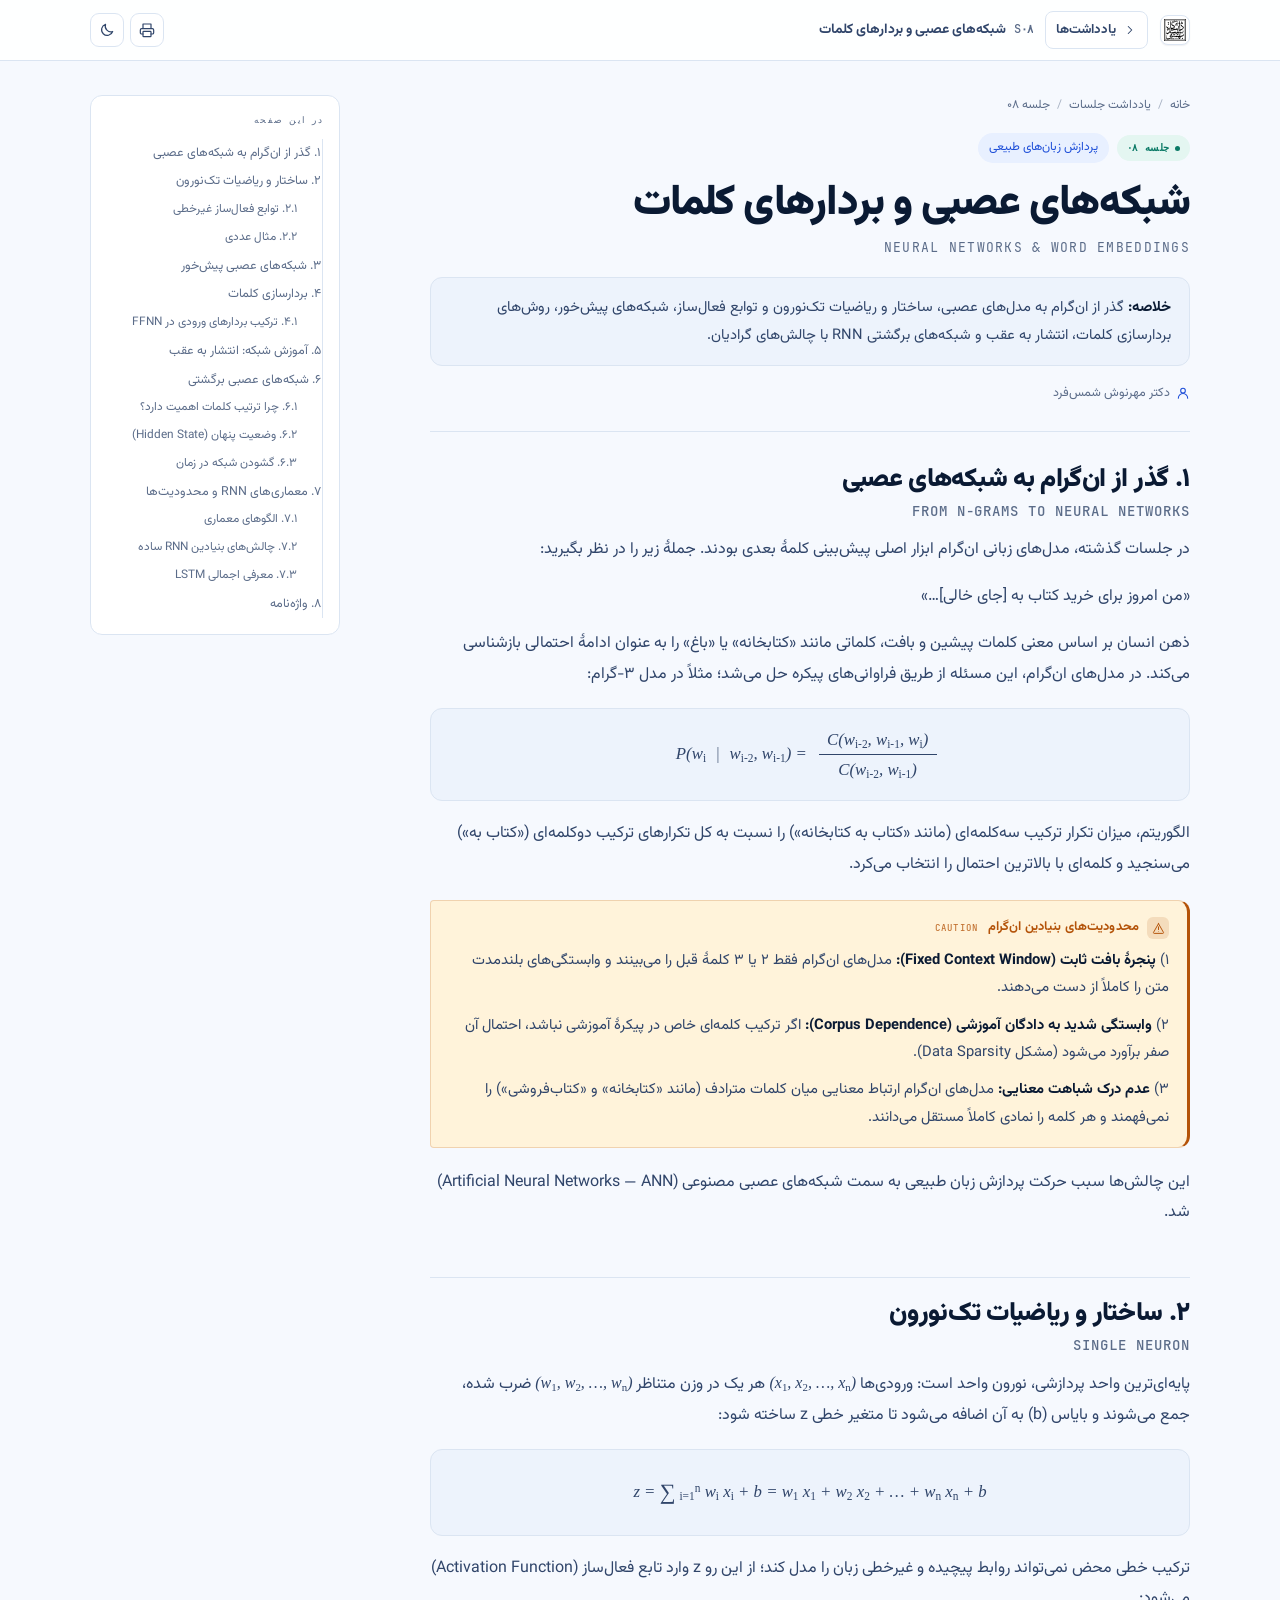
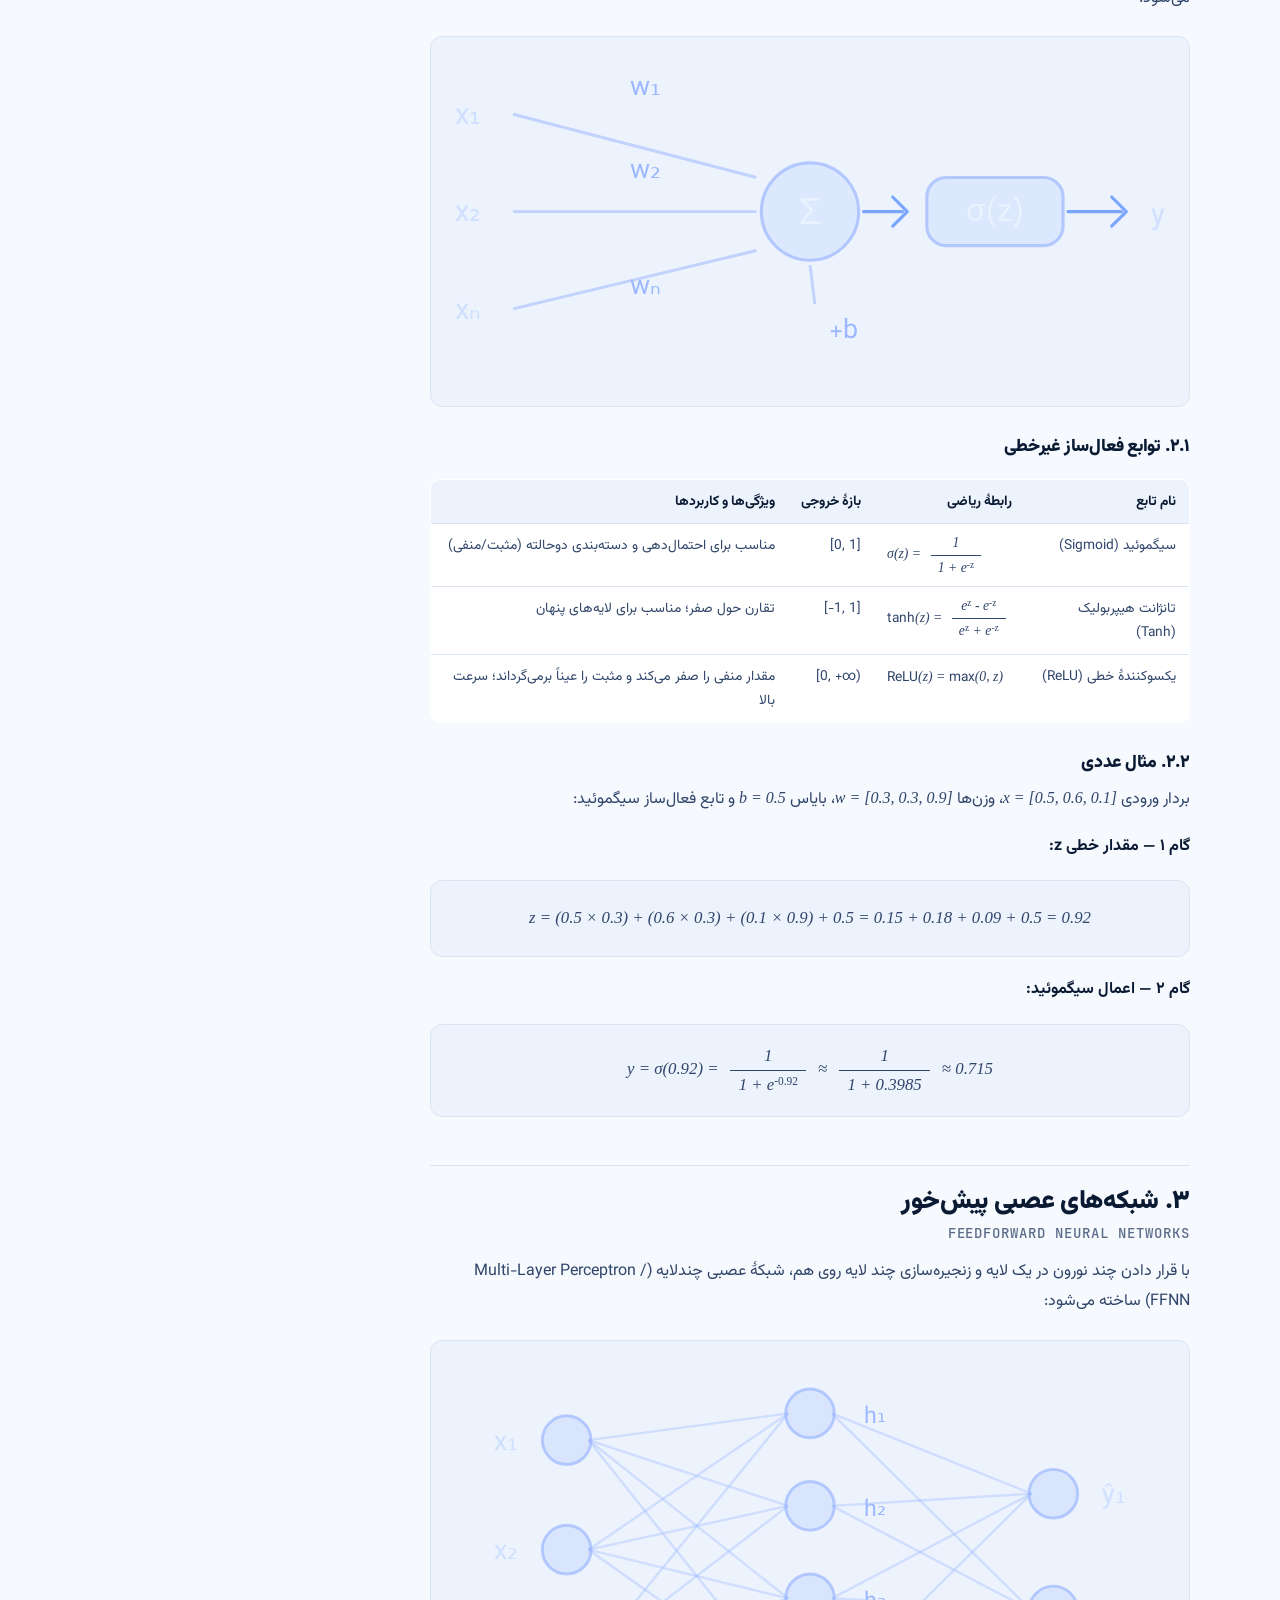
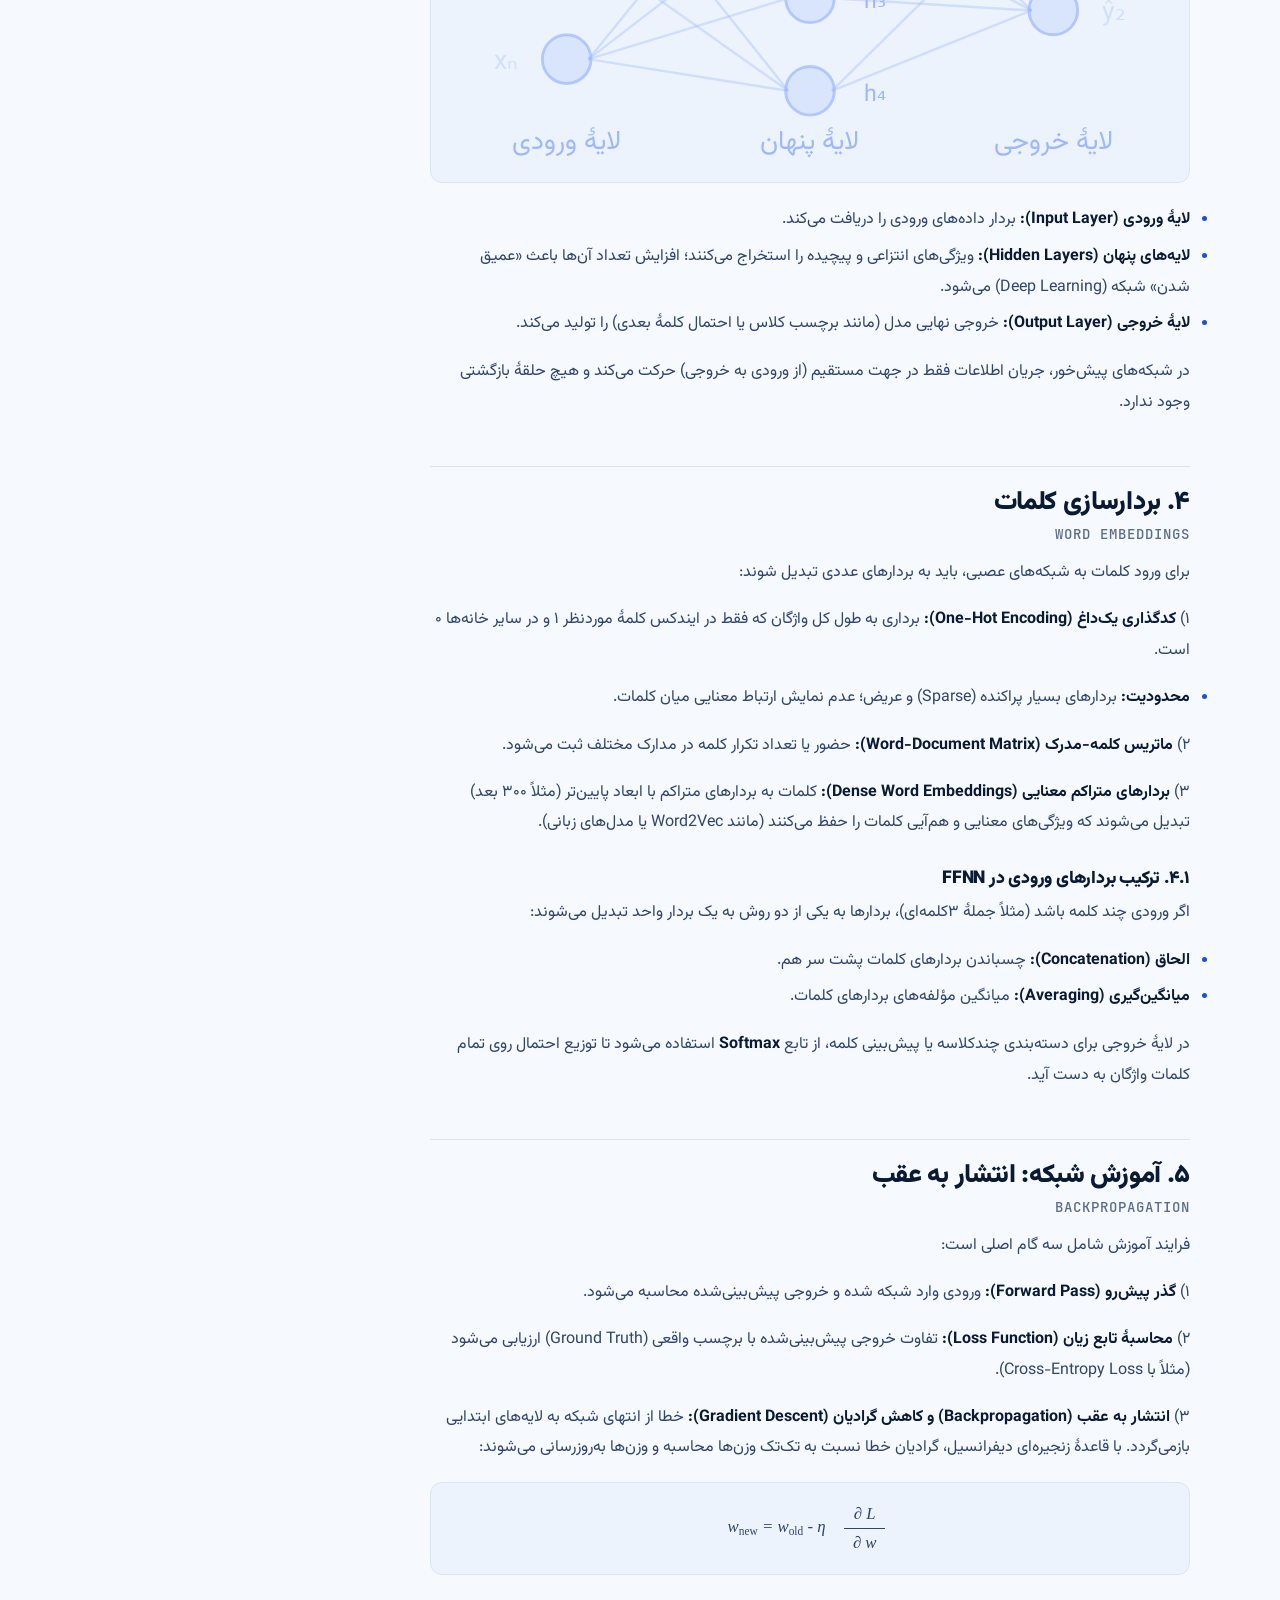
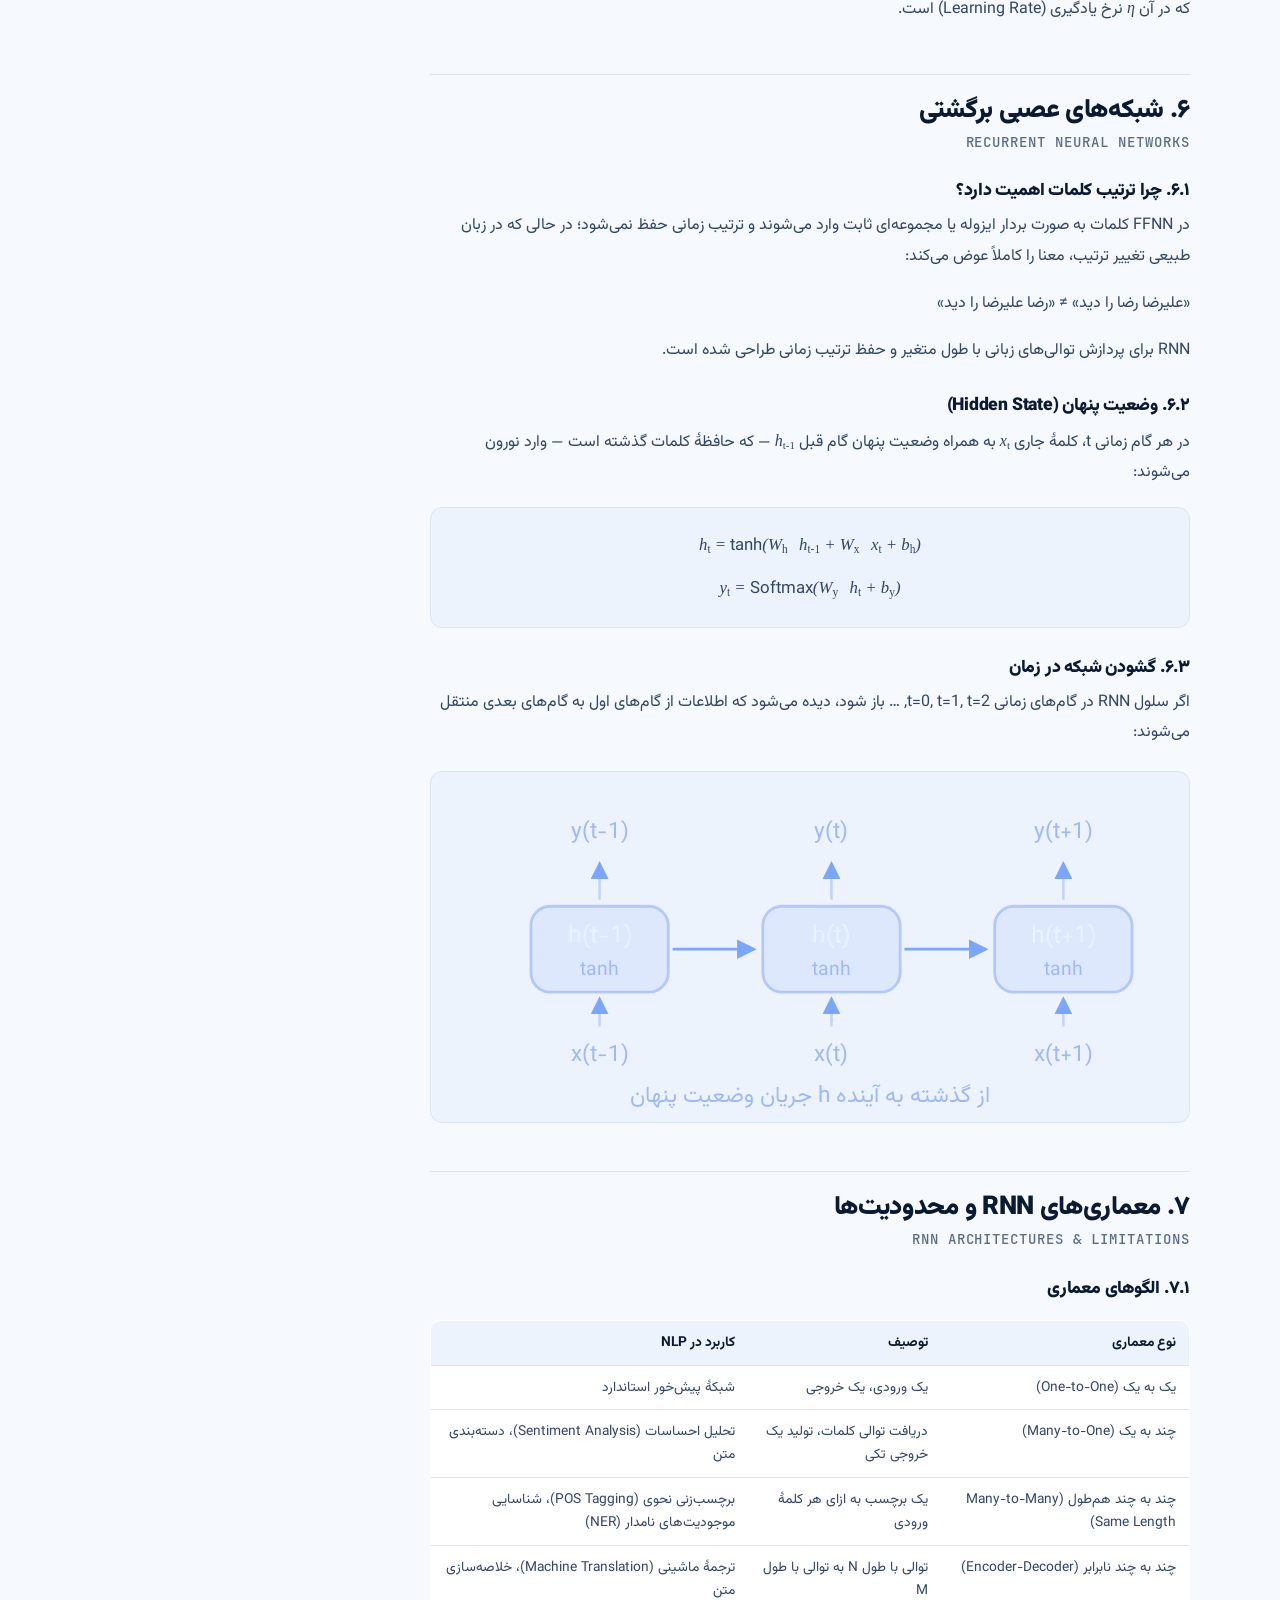
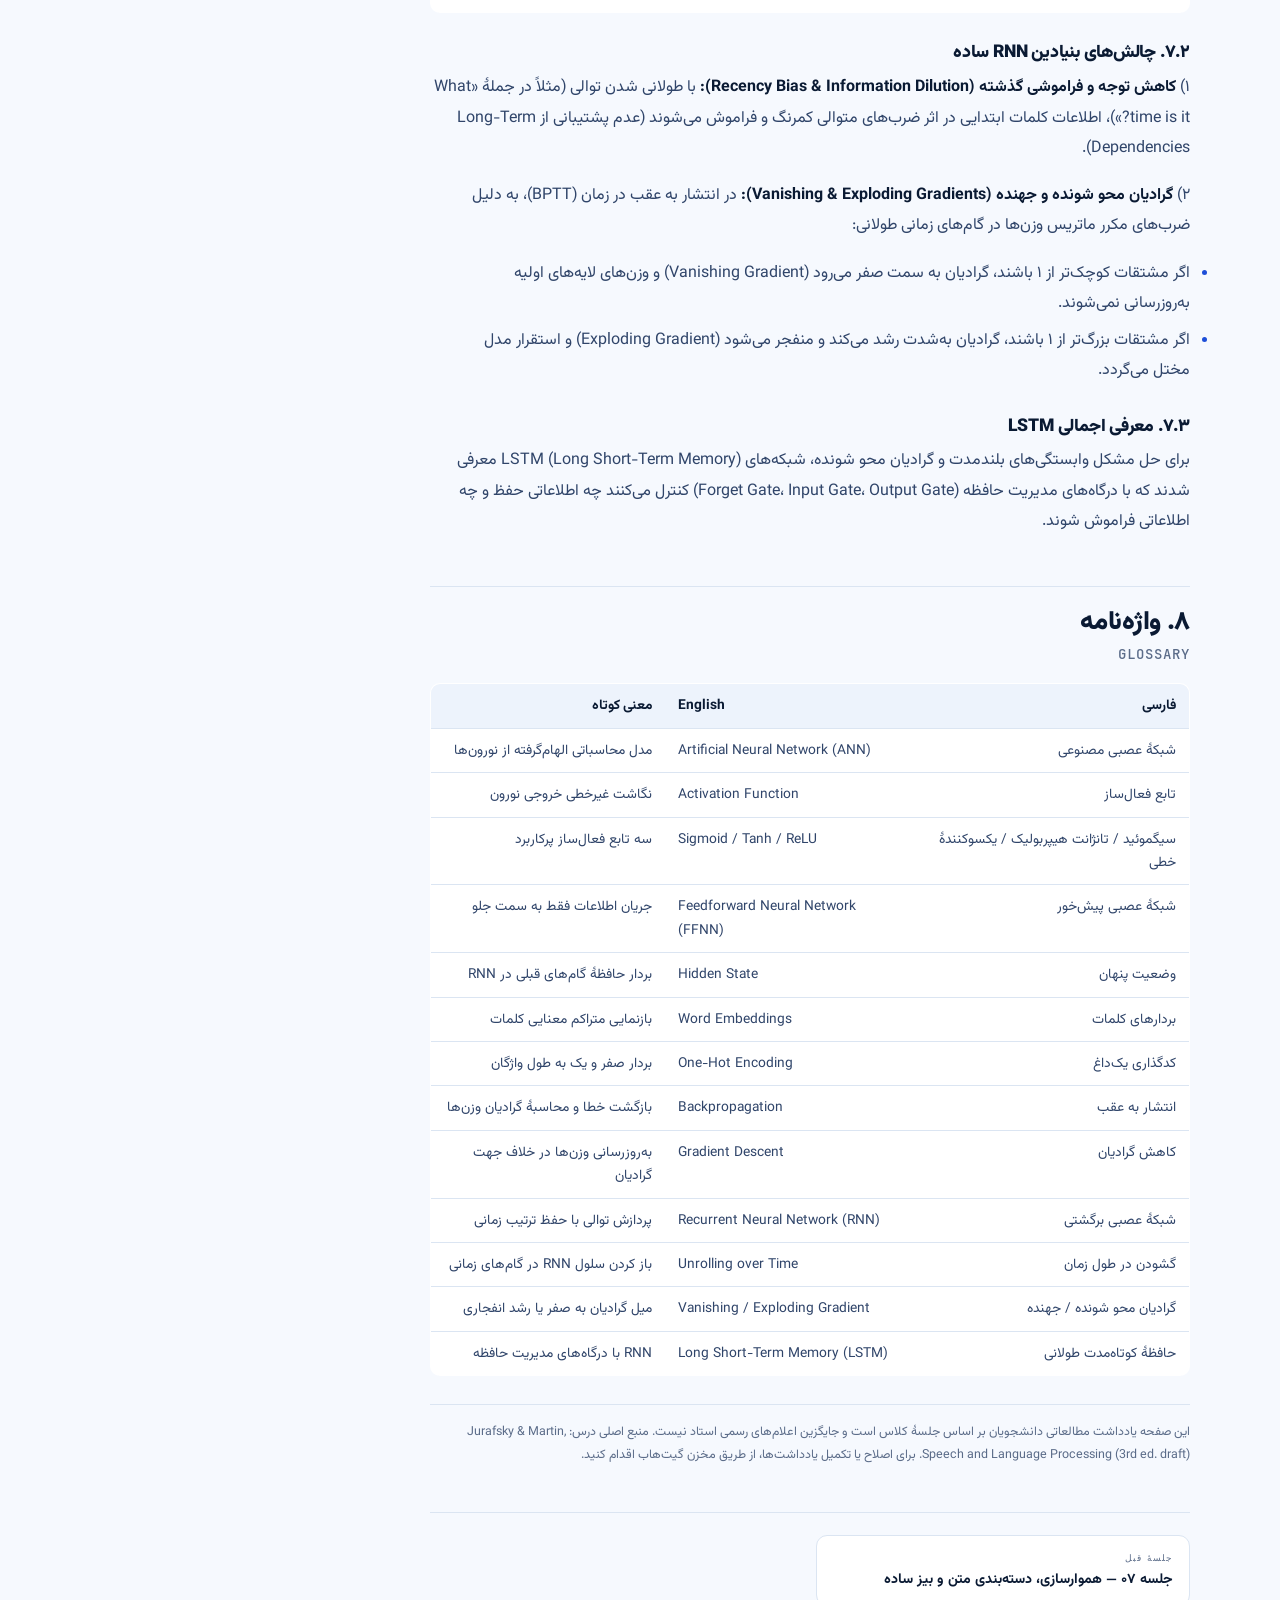
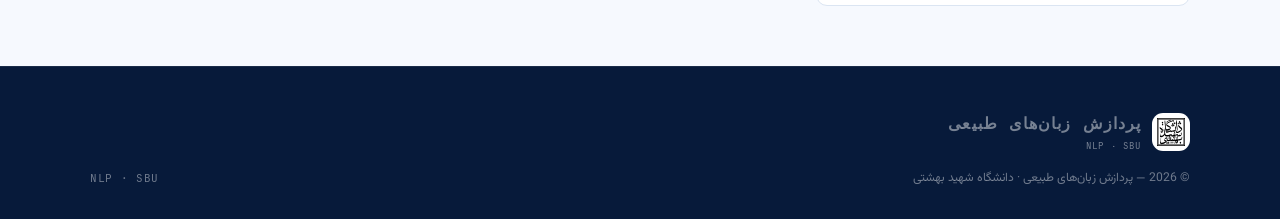
<file: sessions/session-08.html>
<!doctype html>
<html lang="fa" dir="rtl">
<head>
<meta charset="utf-8">
<meta name="viewport" content="width=device-width, initial-scale=1, viewport-fit=cover">
<title>شبکه‌های عصبی و بردارهای کلمات — جلسه ۰۸ · پردازش زبان‌های طبیعی</title>
<meta name="description" content="گذر از ان‌گرام به مدل‌های عصبی، ساختار و ریاضیات تک‌نورون و توابع فعال‌ساز، شبکه‌های پیش‌خور، روش‌های بردارسازی کلمات، انتشار به عقب و شبکه‌های برگشتی RNN با چالش‌های گرادیان.">
<meta name="theme-color" content="#1d4ed8">
<script>(function(){try{var t=localStorage.getItem("nlp-theme");if(t==="light"||t==="dark")document.documentElement.setAttribute("data-theme",t);}catch(e){}})();</script>
<link rel="icon" href="../assets/img/sbu-logo-favicon.svg" type="image/svg+xml">
<link rel="stylesheet" href="../assets/css/site.css">
</head>
<body>
<a class="skip-link" href="#main">پرش به محتوای اصلی</a>
<div class="read-progress" data-read-progress aria-hidden="true"><span></span></div>

<header class="session-topbar">
  <div class="container inner">
    <span class="brand-logo brand-logo--sm" aria-hidden="true"><img src="../assets/img/sbu-logo.svg" alt=""></span>
    <a class="back" href="../notes.html"><svg viewBox="0 0 24 24" fill="none" stroke="currentColor" stroke-width="1.8" stroke-linecap="round" stroke-linejoin="round" aria-hidden="true"><path d="M9 18l6-6-6-6"/></svg><span>یادداشت‌ها</span></a>
    <div class="bar-title"><span class="mono">S۰۸</span>شبکه‌های عصبی و بردارهای کلمات</div>
    <div class="actions">
      <button class="icon-btn" type="button" data-print aria-label="چاپ صفحه" title="چاپ صفحه"><svg viewBox="0 0 24 24" fill="none" stroke="currentColor" stroke-width="1.8" stroke-linecap="round" stroke-linejoin="round" aria-hidden="true"><path d="M6 9V3h12v6"/><path d="M6 18H4a2 2 0 0 1-2-2v-4a2 2 0 0 1 2-2h16a2 2 0 0 1 2 2v4a2 2 0 0 1-2 2h-2"/><rect x="6" y="14" width="12" height="8" rx="1"/></svg></button>
      <button class="icon-btn" type="button" data-theme-toggle aria-label="تغییر پوسته" title="تغییر پوسته"><svg data-icon-moon viewBox="0 0 24 24" fill="none" stroke="currentColor" stroke-width="1.8" stroke-linecap="round" stroke-linejoin="round" aria-hidden="true"><path d="M20.5 14.2A8.5 8.5 0 0 1 9.8 3.5 8.5 8.5 0 1 0 20.5 14.2Z"/></svg><svg data-icon-sun viewBox="0 0 24 24" fill="none" stroke="currentColor" stroke-width="1.8" stroke-linecap="round" aria-hidden="true" style="display:none"><circle cx="12" cy="12" r="4"/><path d="M12 2v2M12 20v2M4.9 4.9l1.4 1.4M17.7 17.7l1.4 1.4M2 12h2M20 12h2M4.9 19.1l1.4-1.4M17.7 6.3l1.4-1.4"/></svg></button>
    </div>
  </div>
</header>

<main id="main" class="container">
  <div class="session-layout">
    <article class="session-main">
      <header class="session-hero">
        <nav class="breadcrumb" aria-label="مسیر">
          <a href="../index.html">خانه</a><span class="sep">/</span>
          <a href="../notes.html">یادداشت جلسات</a><span class="sep">/</span>
          <span>جلسه ۰۸</span>
        </nav>
        <div class="session-kicker">
          <span class="badge badge--live">جلسه ۰۸</span>
          <span class="tag tag--brand">پردازش زبان‌های طبیعی</span>
        </div>
        <h1>شبکه‌های عصبی و بردارهای کلمات</h1>
        <div class="h1-en" dir="ltr">Neural Networks &amp; Word Embeddings</div>
        <div class="session-summary"><strong>خلاصه: </strong>گذر از ان‌گرام به مدل‌های عصبی، ساختار و ریاضیات تک‌نورون و توابع فعال‌ساز، شبکه‌های پیش‌خور، روش‌های بردارسازی کلمات، انتشار به عقب و شبکه‌های برگشتی RNN با چالش‌های گرادیان.</div>
        <div class="session-meta"><span><svg viewBox="0 0 24 24" fill="none" stroke="currentColor" stroke-width="1.8" stroke-linecap="round" stroke-linejoin="round" aria-hidden="true"><circle cx="12" cy="8" r="4"/><path d="M4 21a8 8 0 0 1 16 0"/></svg><span>دکتر مهرنوش شمس‌فرد</span></span></div>
      </header>

      <details class="toc-mobile"><summary>فهرست مطالب</summary><ol><li><a href="#۱-گذر-از-ان-گرام-به-شبکه-های-عصبی-from-n-grams-to-neural-networks">۱. گذر از ان‌گرام به شبکه‌های عصبی</a></li>
<li><a href="#۲-ساختار-و-ریاضیات-تک-نورون-single-neuron">۲. ساختار و ریاضیات تک‌نورون</a></li>
<li class="toc-sub"><a href="#۲-۱-توابع-فعال-ساز-غیرخطی">۲.۱. توابع فعال‌ساز غیرخطی</a></li>
<li class="toc-sub"><a href="#۲-۲-مثال-عددی">۲.۲. مثال عددی</a></li>
<li><a href="#۳-شبکه-های-عصبی-پیش-خور-feedforward-neural-networks">۳. شبکه‌های عصبی پیش‌خور</a></li>
<li><a href="#۴-بردارسازی-کلمات-word-embeddings">۴. بردارسازی کلمات</a></li>
<li class="toc-sub"><a href="#۴-۱-ترکیب-بردارهای-ورودی-در-ffnn">۴.۱. ترکیب بردارهای ورودی در FFNN</a></li>
<li><a href="#۵-آموزش-شبکه-انتشار-به-عقب-backpropagation">۵. آموزش شبکه: انتشار به عقب</a></li>
<li><a href="#۶-شبکه-های-عصبی-برگشتی-recurrent-neural-networks">۶. شبکه‌های عصبی برگشتی</a></li>
<li class="toc-sub"><a href="#۶-۱-چرا-ترتیب-کلمات-اهمیت-دارد">۶.۱. چرا ترتیب کلمات اهمیت دارد؟</a></li>
<li class="toc-sub"><a href="#۶-۲-وضعیت-پنهان-hidden-state">۶.۲. وضعیت پنهان (Hidden State)</a></li>
<li class="toc-sub"><a href="#۶-۳-گشودن-شبکه-در-زمان">۶.۳. گشودن شبکه در زمان</a></li>
<li><a href="#۷-معماری-های-rnn-و-محدودیت-ها-rnn-architectures-limitations">۷. معماری‌های RNN و محدودیت‌ها</a></li>
<li class="toc-sub"><a href="#۷-۱-الگوهای-معماری">۷.۱. الگوهای معماری</a></li>
<li class="toc-sub"><a href="#۷-۲-چالش-های-بنیادین-rnn-ساده">۷.۲. چالش‌های بنیادین RNN ساده</a></li>
<li class="toc-sub"><a href="#۷-۳-معرفی-اجمالی-lstm">۷.۳. معرفی اجمالی LSTM</a></li>
<li><a href="#۸-واژه-نامه-glossary">۸. واژه‌نامه</a></li></ol></details>

      <div class="prose">
<h2 id="۱-گذر-از-ان-گرام-به-شبکه-های-عصبی-from-n-grams-to-neural-networks" dir="rtl" lang="fa">۱. گذر از ان‌گرام به شبکه‌های عصبی<span class="h-en" dir="ltr">From N-grams to Neural Networks</span></h2>
<p dir="rtl" lang="fa">در جلسات گذشته، مدل‌های زبانی ان‌گرام ابزار اصلی پیش‌بینی کلمهٔ بعدی بودند. جملهٔ زیر را در نظر بگیرید:</p>
<p dir="rtl" lang="fa">«من امروز برای خرید کتاب به [جای خالی]…»</p>
<p dir="rtl" lang="fa">ذهن انسان بر اساس معنی کلمات پیشین و بافت، کلماتی مانند «کتابخانه» یا «باغ» را به عنوان ادامهٔ احتمالی بازشناسی می‌کند. در مدل‌های ان‌گرام، این مسئله از طریق فراوانی‌های پیکره حل می‌شد؛ مثلاً در مدل ۳-گرام:</p>
<div class="math-block" dir="ltr"><div class="math-row"><span class="math">P(w<sub>i</sub> <span class="m-mid">|</span> w<sub>i-2</sub>, w<sub>i-1</sub>) = <span class="frac"><span class="frac-n">C(w<sub>i-2</sub>, w<sub>i-1</sub>, w<sub>i</sub>)</span><span class="frac-d">C(w<sub>i-2</sub>, w<sub>i-1</sub>)</span></span></span></div></div>
<p dir="rtl" lang="fa">الگوریتم، میزان تکرار ترکیب سه‌کلمه‌ای (مانند «کتاب به کتابخانه») را نسبت به کل تکرارهای ترکیب دوکلمه‌ای («کتاب به») می‌سنجید و کلمه‌ای با بالاترین احتمال را انتخاب می‌کرد.</p>
<div class="callout callout--warning"><div class="callout-head"><span class="co-icon"><svg viewBox="0 0 24 24" fill="none" stroke="currentColor" stroke-width="1.8" stroke-linecap="round" stroke-linejoin="round" aria-hidden="true"><path d="M12 3 2.8 19.2A1.2 1.2 0 0 0 3.9 21h16.2a1.2 1.2 0 0 0 1.1-1.8L12 3Z"/><path d="M12 9v5"/><circle cx="12" cy="17.4" r=".8" fill="currentColor" stroke="none"/></svg></span><span>محدودیت‌های بنیادین ان‌گرام</span><span class="co-label">Caution</span></div><div class="callout-body"><p dir="rtl" lang="fa">۱) <strong>پنجرهٔ بافت ثابت (Fixed Context Window):</strong> مدل‌های ان‌گرام فقط ۲ یا ۳ کلمهٔ قبل را می‌بینند و وابستگی‌های بلندمدت متن را کاملاً از دست می‌دهند.</p>
<p dir="rtl" lang="fa">۲) <strong>وابستگی شدید به دادگان آموزشی (Corpus Dependence):</strong> اگر ترکیب کلمه‌ای خاص در پیکرهٔ آموزشی نباشد، احتمال آن صفر برآورد می‌شود (مشکل Data Sparsity).</p>
<p dir="rtl" lang="fa">۳) <strong>عدم درک شباهت معنایی:</strong> مدل‌های ان‌گرام ارتباط معنایی میان کلمات مترادف (مانند «کتابخانه» و «کتاب‌فروشی») را نمی‌فهمند و هر کلمه را نمادی کاملاً مستقل می‌دانند.</p></div></div>
<p dir="rtl" lang="fa">این چالش‌ها سبب حرکت پردازش زبان طبیعی به سمت شبکه‌های عصبی مصنوعی (Artificial Neural Networks — ANN) شد.</p>
<h2 id="۲-ساختار-و-ریاضیات-تک-نورون-single-neuron" dir="rtl" lang="fa">۲. ساختار و ریاضیات تک‌نورون<span class="h-en" dir="ltr">Single Neuron</span></h2>
<p dir="rtl" lang="fa">پایه‌ای‌ترین واحد پردازشی، نورون واحد است: ورودی‌ها <span class="math">(x<sub>1</sub>, x<sub>2</sub>, …, x<sub>n</sub>)</span> هر یک در وزن متناظر <span class="math">(w<sub>1</sub>, w<sub>2</sub>, …, w<sub>n</sub>)</span> ضرب شده، جمع می‌شوند و بایاس (b) به آن اضافه می‌شود تا متغیر خطی z ساخته شود:</p>
<div class="math-block" dir="ltr"><div class="math-row"><span class="math">z = <span class="m-op">∑</span><sub>i=1</sub><sup>n</sup> w<sub>i</sub> x<sub>i</sub> + b = w<sub>1</sub> x<sub>1</sub> + w<sub>2</sub> x<sub>2</sub> + … + w<sub>n</sub> x<sub>n</sub> + b</span></div></div>
<p dir="rtl" lang="fa">ترکیب خطی محض نمی‌تواند روابط پیچیده و غیرخطی زبان را مدل کند؛ از این رو z وارد تابع فعال‌ساز (Activation Function) می‌شود:</p>
<figure class="diagram" dir="ltr"><svg viewBox="0 0 300 140" fill="none" aria-hidden="true">  <g font-size="12" fill="#cfe0ff" font-family="Vazirmatn, sans-serif">    <text x="4" y="30">x₁</text>    <text x="4" y="70">x₂</text>    <text x="4" y="110">xₙ</text>    <text x="76" y="18" font-size="11" fill="#9db8ff">w₁</text>    <text x="76" y="52" font-size="11" fill="#9db8ff">w₂</text>    <text x="76" y="100" font-size="11" fill="#9db8ff">wₙ</text>  </g>  <g stroke="rgba(158,184,255,.55)" stroke-width="1.2">    <line x1="28" y1="26" x2="128" y2="52"/>    <line x1="28" y1="66" x2="128" y2="66"/>    <line x1="28" y1="106" x2="128" y2="82"/>  </g>  <circle cx="150" cy="66" r="20" fill="rgba(122,166,255,.15)" stroke="rgba(158,184,255,.7)" stroke-width="1.3"/>  <text x="150" y="71" text-anchor="middle" font-size="15" fill="#eaf2ff" font-family="Vazirmatn, sans-serif">Σ</text>  <g font-size="11" fill="#9db8ff" font-family="Vazirmatn, sans-serif">    <text x="158" y="118">+b</text>  </g>  <line x1="152" y1="104" x2="150" y2="88" stroke="rgba(158,184,255,.55)" stroke-width="1.2"/>  <path d="M172 66h16M184 60l6 6-6 6" stroke="#7aa6ff" stroke-width="1.3" stroke-linecap="round" stroke-linejoin="round"/>  <rect x="198" y="52" width="56" height="28" rx="8" fill="rgba(122,166,255,.15)" stroke="rgba(158,184,255,.7)" stroke-width="1.3"/>  <text x="226" y="70" text-anchor="middle" font-size="13" fill="#eaf2ff" font-family="Vazirmatn, sans-serif">σ(z)</text>  <path d="M256 66h22M274 60l6 6-6 6" stroke="#7aa6ff" stroke-width="1.3" stroke-linecap="round" stroke-linejoin="round"/>  <text x="290" y="71" font-size="12" fill="#cfe0ff" font-family="Vazirmatn, sans-serif">y</text></svg></figure>
<h3 id="۲-۱-توابع-فعال-ساز-غیرخطی" dir="rtl" lang="fa">۲.۱. توابع فعال‌ساز غیرخطی</h3>
<div class="table-scroll"><table dir="rtl" lang="fa"><thead><tr><th dir="rtl" lang="fa">نام تابع</th><th dir="rtl" lang="fa">رابطهٔ ریاضی</th><th dir="rtl" lang="fa">بازهٔ خروجی</th><th dir="rtl" lang="fa">ویژگی‌ها و کاربردها</th></tr></thead><tbody><tr><td dir="rtl" lang="fa">سیگموئید (Sigmoid)</td><td dir="ltr" lang="en"><span class="math">σ(z) = <span class="frac"><span class="frac-n">1</span><span class="frac-d">1 + e<sup>-z</sup></span></span></span></td><td dir="auto">[0, 1]</td><td dir="rtl" lang="fa">مناسب برای احتمال‌دهی و دسته‌بندی دوحالته (مثبت/منفی)</td></tr><tr><td dir="rtl" lang="fa">تانژانت هیپربولیک (Tanh)</td><td dir="ltr" lang="en"><span class="math"><span class="m-text">tanh</span>(z) = <span class="frac"><span class="frac-n">e<sup>z</sup> - e<sup>-z</sup></span><span class="frac-d">e<sup>z</sup> + e<sup>-z</sup></span></span></span></td><td dir="auto">[-1, 1]</td><td dir="rtl" lang="fa">تقارن حول صفر؛ مناسب برای لایه‌های پنهان</td></tr><tr><td dir="rtl" lang="fa">یکسوکنندهٔ خطی (ReLU)</td><td dir="ltr" lang="en"><span class="math"><span class="m-text">ReLU</span>(z) = <span class="m-text">max</span>(0, z)</span></td><td dir="auto">[0, +∞)</td><td dir="rtl" lang="fa">مقدار منفی را صفر می‌کند و مثبت را عیناً برمی‌گرداند؛ سرعت بالا</td></tr></tbody></table></div>
<h3 id="۲-۲-مثال-عددی" dir="rtl" lang="fa">۲.۲. مثال عددی</h3>
<p dir="rtl" lang="fa">بردار ورودی <span class="math">x = [0.5, 0.6, 0.1]</span>، وزن‌ها <span class="math">w = [0.3, 0.3, 0.9]</span>، بایاس <span class="math">b = 0.5</span> و تابع فعال‌ساز سیگموئید:</p>
<p dir="rtl" lang="fa"><strong>گام ۱ — مقدار خطی z:</strong></p>
<div class="math-block" dir="ltr"><div class="math-row"><span class="math">z = (0.5 × 0.3) + (0.6 × 0.3) + (0.1 × 0.9) + 0.5 = 0.15 + 0.18 + 0.09 + 0.5 = 0.92</span></div></div>
<p dir="rtl" lang="fa"><strong>گام ۲ — اعمال سیگموئید:</strong></p>
<div class="math-block" dir="ltr"><div class="math-row"><span class="math">y = σ(0.92) = <span class="frac"><span class="frac-n">1</span><span class="frac-d">1 + e<sup>-0.92</sup></span></span> ≈ <span class="frac"><span class="frac-n">1</span><span class="frac-d">1 + 0.3985</span></span> ≈ 0.715</span></div></div>
<h2 id="۳-شبکه-های-عصبی-پیش-خور-feedforward-neural-networks" dir="auto">۳. شبکه‌های عصبی پیش‌خور<span class="h-en" dir="ltr">Feedforward Neural Networks</span></h2>
<p dir="rtl" lang="fa">با قرار دادن چند نورون در یک لایه و زنجیره‌سازی چند لایه روی هم، شبکهٔ عصبی چندلایه (Multi-Layer Perceptron / FFNN) ساخته می‌شود:</p>
<figure class="diagram" dir="ltr"><svg viewBox="0 0 300 170" fill="none" aria-hidden="true">  <g stroke="rgba(158,184,255,.38)" stroke-width="1">    <line x1="59" y1="35" x2="141" y2="24"/><line x1="59" y1="35" x2="141" y2="62"/><line x1="59" y1="35" x2="141" y2="100"/><line x1="59" y1="35" x2="141" y2="138"/>    <line x1="59" y1="80" x2="141" y2="24"/><line x1="59" y1="80" x2="141" y2="62"/><line x1="59" y1="80" x2="141" y2="100"/><line x1="59" y1="80" x2="141" y2="138"/>    <line x1="59" y1="125" x2="141" y2="24"/><line x1="59" y1="125" x2="141" y2="62"/><line x1="59" y1="125" x2="141" y2="100"/><line x1="59" y1="125" x2="141" y2="138"/>    <line x1="159" y1="24" x2="241" y2="57"/><line x1="159" y1="24" x2="241" y2="105"/>    <line x1="159" y1="62" x2="241" y2="57"/><line x1="159" y1="62" x2="241" y2="105"/>    <line x1="159" y1="100" x2="241" y2="57"/><line x1="159" y1="100" x2="241" y2="105"/>    <line x1="159" y1="138" x2="241" y2="57"/><line x1="159" y1="138" x2="241" y2="105"/>  </g>  <g fill="rgba(122,166,255,.18)" stroke="rgba(158,184,255,.7)" stroke-width="1.2">    <circle cx="50" cy="35" r="10"/><circle cx="50" cy="80" r="10"/><circle cx="50" cy="125" r="10"/>    <circle cx="150" cy="24" r="10"/><circle cx="150" cy="62" r="10"/><circle cx="150" cy="100" r="10"/><circle cx="150" cy="138" r="10"/>    <circle cx="250" cy="57" r="10"/><circle cx="250" cy="105" r="10"/>  </g>  <g font-size="11" fill="#cfe0ff" font-family="Vazirmatn, sans-serif">    <text x="20" y="39">x₁</text><text x="20" y="84">x₂</text><text x="20" y="129">xₙ</text>    <text x="172" y="28" font-size="9.5" fill="#9db8ff">h₁</text><text x="172" y="66" font-size="9.5" fill="#9db8ff">h₂</text>    <text x="172" y="104" font-size="9.5" fill="#9db8ff">h₃</text><text x="172" y="142" font-size="9.5" fill="#9db8ff">h₄</text>    <text x="270" y="61">ŷ₁</text><text x="270" y="109">ŷ₂</text>  </g>  <g font-size="11" fill="#9db8ff" font-family="Vazirmatn, sans-serif" text-anchor="middle">    <text x="50" y="162">لایهٔ ورودی</text>    <text x="150" y="162">لایهٔ پنهان</text>    <text x="250" y="162">لایهٔ خروجی</text>  </g></svg></figure>
<ul dir="auto"><li dir="rtl" lang="fa"><strong>لایهٔ ورودی (Input Layer):</strong> بردار داده‌های ورودی را دریافت می‌کند.</li><li dir="rtl" lang="fa"><strong>لایه‌های پنهان (Hidden Layers):</strong> ویژگی‌های انتزاعی و پیچیده را استخراج می‌کنند؛ افزایش تعداد آن‌ها باعث «عمیق شدن» شبکه (Deep Learning) می‌شود.</li><li dir="rtl" lang="fa"><strong>لایهٔ خروجی (Output Layer):</strong> خروجی نهایی مدل (مانند برچسب کلاس یا احتمال کلمهٔ بعدی) را تولید می‌کند.</li></ul>
<p dir="rtl" lang="fa">در شبکه‌های پیش‌خور، جریان اطلاعات فقط در جهت مستقیم (از ورودی به خروجی) حرکت می‌کند و هیچ حلقهٔ بازگشتی وجود ندارد.</p>
<h2 id="۴-بردارسازی-کلمات-word-embeddings" dir="rtl" lang="fa">۴. بردارسازی کلمات<span class="h-en" dir="ltr">Word Embeddings</span></h2>
<p dir="rtl" lang="fa">برای ورود کلمات به شبکه‌های عصبی، باید به بردارهای عددی تبدیل شوند:</p>
<p dir="rtl" lang="fa">۱) <strong>کدگذاری یک‌داغ (One-Hot Encoding):</strong> برداری به طول کل واژگان که فقط در ایندکس کلمهٔ موردنظر ۱ و در سایر خانه‌ها ۰ است.</p>
<ul dir="auto"><li dir="rtl" lang="fa"><strong>محدودیت:</strong> بردارهای بسیار پراکنده (Sparse) و عریض؛ عدم نمایش ارتباط معنایی میان کلمات.</li></ul>
<p dir="rtl" lang="fa">۲) <strong>ماتریس کلمه-مدرک (Word-Document Matrix):</strong> حضور یا تعداد تکرار کلمه در مدارک مختلف ثبت می‌شود.</p>
<p dir="rtl" lang="fa">۳) <strong>بردارهای متراکم معنایی (Dense Word Embeddings):</strong> کلمات به بردارهای متراکم با ابعاد پایین‌تر (مثلاً ۳۰۰ بعد) تبدیل می‌شوند که ویژگی‌های معنایی و هم‌آیی کلمات را حفظ می‌کنند (مانند Word2Vec یا مدل‌های زبانی).</p>
<h3 id="۴-۱-ترکیب-بردارهای-ورودی-در-ffnn" dir="rtl" lang="fa">۴.۱. ترکیب بردارهای ورودی در FFNN</h3>
<p dir="rtl" lang="fa">اگر ورودی چند کلمه باشد (مثلاً جملهٔ ۳کلمه‌ای)، بردارها به یکی از دو روش به یک بردار واحد تبدیل می‌شوند:</p>
<ul dir="auto"><li dir="rtl" lang="fa"><strong>الحاق (Concatenation):</strong> چسباندن بردارهای کلمات پشت سر هم.</li><li dir="rtl" lang="fa"><strong>میانگین‌گیری (Averaging):</strong> میانگین مؤلفه‌های بردارهای کلمات.</li></ul>
<p dir="rtl" lang="fa">در لایهٔ خروجی برای دسته‌بندی چندکلاسه یا پیش‌بینی کلمه، از تابع <strong>Softmax</strong> استفاده می‌شود تا توزیع احتمال روی تمام کلمات واژگان به دست آید.</p>
<h2 id="۵-آموزش-شبکه-انتشار-به-عقب-backpropagation" dir="rtl" lang="fa">۵. آموزش شبکه: انتشار به عقب<span class="h-en" dir="ltr">Backpropagation</span></h2>
<p dir="rtl" lang="fa">فرایند آموزش شامل سه گام اصلی است:</p>
<p dir="rtl" lang="fa">۱) <strong>گذر پیش‌رو (Forward Pass):</strong> ورودی وارد شبکه شده و خروجی پیش‌بینی‌شده محاسبه می‌شود.</p>
<p dir="rtl" lang="fa">۲) <strong>محاسبهٔ تابع زیان (Loss Function):</strong> تفاوت خروجی پیش‌بینی‌شده با برچسب واقعی (Ground Truth) ارزیابی می‌شود (مثلاً با Cross-Entropy Loss).</p>
<p dir="rtl" lang="fa">۳) <strong>انتشار به عقب (Backpropagation) و کاهش گرادیان (Gradient Descent):</strong> خطا از انتهای شبکه به لایه‌های ابتدایی بازمی‌گردد. با قاعدهٔ زنجیره‌ای دیفرانسیل، گرادیان خطا نسبت به تک‌تک وزن‌ها محاسبه و وزن‌ها به‌روزرسانی می‌شوند:</p>
<div class="math-block" dir="ltr"><div class="math-row"><span class="math">w<sub>new</sub> = w<sub>old</sub> - η <span class="m-thsp"></span> <span class="frac"><span class="frac-n">∂ L</span><span class="frac-d">∂ w</span></span></span></div></div>
<p dir="rtl" lang="fa">که در آن <span class="math">η</span> نرخ یادگیری (Learning Rate) است.</p>
<h2 id="۶-شبکه-های-عصبی-برگشتی-recurrent-neural-networks" dir="auto">۶. شبکه‌های عصبی برگشتی<span class="h-en" dir="ltr">Recurrent Neural Networks</span></h2>
<h3 id="۶-۱-چرا-ترتیب-کلمات-اهمیت-دارد" dir="rtl" lang="fa">۶.۱. چرا ترتیب کلمات اهمیت دارد؟</h3>
<p dir="rtl" lang="fa">در FFNN کلمات به صورت بردار ایزوله یا مجموعه‌ای ثابت وارد می‌شوند و ترتیب زمانی حفظ نمی‌شود؛ در حالی که در زبان طبیعی تغییر ترتیب، معنا را کاملاً عوض می‌کند:</p>
<p dir="rtl" lang="fa">«علیرضا رضا را دید» ≠ «رضا علیرضا را دید»</p>
<p dir="rtl" lang="fa">RNN برای پردازش توالی‌های زبانی با طول متغیر و حفظ ترتیب زمانی طراحی شده است.</p>
<h3 id="۶-۲-وضعیت-پنهان-hidden-state" dir="rtl" lang="fa">۶.۲. وضعیت پنهان (Hidden State)</h3>
<p dir="rtl" lang="fa">در هر گام زمانی t، کلمهٔ جاری <span class="math">x<sub>t</sub></span> به همراه وضعیت پنهان گام قبل <span class="math">h<sub>t-1</sub></span> — که حافظهٔ کلمات گذشته است — وارد نورون می‌شوند:</p>
<div class="math-block" dir="ltr"><div class="math-row"><span class="math">h<sub>t</sub> = <span class="m-text">tanh</span>(W<sub>h</sub> <span class="m-thsp"></span> h<sub>t-1</sub> + W<sub>x</sub> <span class="m-thsp"></span> x<sub>t</sub> + b<sub>h</sub>)</span></div><div class="math-row"><span class="math">y<sub>t</sub> = <span class="m-text">Softmax</span>(W<sub>y</sub> <span class="m-thsp"></span> h<sub>t</sub> + b<sub>y</sub>)</span></div></div>
<h3 id="۶-۳-گشودن-شبکه-در-زمان" dir="rtl" lang="fa">۶.۳. گشودن شبکه در زمان</h3>
<p dir="rtl" lang="fa">اگر سلول RNN در گام‌های زمانی t=0, t=1, t=2, … باز شود، دیده می‌شود که اطلاعات از گام‌های اول به گام‌های بعدی منتقل می‌شوند:</p>
<figure class="diagram" dir="ltr"><svg viewBox="0 0 340 150" fill="none" aria-hidden="true">  <defs>    <marker id="arr-rnn" viewBox="0 0 8 8" refX="7" refY="4" markerWidth="7" markerHeight="7" orient="auto-start-reverse">      <path d="M0 0 8 4 0 8z" fill="#7aa6ff"/>    </marker>  </defs>  <g fill="rgba(122,166,255,.14)" stroke="rgba(158,184,255,.7)" stroke-width="1.3">    <rect x="40" y="56" width="64" height="40" rx="9"/>    <rect x="148" y="56" width="64" height="40" rx="9"/>    <rect x="256" y="56" width="64" height="40" rx="9"/>  </g>  <g font-family="Vazirmatn, sans-serif" text-anchor="middle">    <text x="72" y="73" font-size="11.5" fill="#eaf2ff">h(t−1)</text>    <text x="72" y="88" font-size="9" fill="#9db8ff">tanh</text>    <text x="180" y="73" font-size="11.5" fill="#eaf2ff">h(t)</text>    <text x="180" y="88" font-size="9" fill="#9db8ff">tanh</text>    <text x="288" y="73" font-size="11.5" fill="#eaf2ff">h(t+1)</text>    <text x="288" y="88" font-size="9" fill="#9db8ff">tanh</text>  </g>  <g stroke="#7aa6ff" stroke-width="1.3" marker-end="url(#arr-rnn)">    <line x1="106" y1="76" x2="144" y2="76"/>    <line x1="214" y1="76" x2="252" y2="76"/>  </g>  <g stroke="rgba(158,184,255,.55)" stroke-width="1.2" marker-end="url(#arr-rnn)">    <line x1="72" y1="112" x2="72" y2="99"/>    <line x1="180" y1="112" x2="180" y2="99"/>    <line x1="288" y1="112" x2="288" y2="99"/>    <line x1="72" y1="53" x2="72" y2="36"/>    <line x1="180" y1="53" x2="180" y2="36"/>    <line x1="288" y1="53" x2="288" y2="36"/>  </g>  <g font-size="10.5" fill="#9db8ff" font-family="Vazirmatn, sans-serif" text-anchor="middle">    <text x="72" y="128">x(t−1)</text>    <text x="180" y="128">x(t)</text>    <text x="288" y="128">x(t+1)</text>    <text x="72" y="24">y(t−1)</text>    <text x="180" y="24">y(t)</text>    <text x="288" y="24">y(t+1)</text>  </g>  <text x="170" y="147" font-size="10.5" fill="#9db8ff" font-family="Vazirmatn, sans-serif" text-anchor="middle">جریان وضعیت پنهان h از گذشته به آینده</text></svg></figure>
<h2 id="۷-معماری-های-rnn-و-محدودیت-ها-rnn-architectures-limitations" dir="auto">۷. معماری‌های RNN و محدودیت‌ها<span class="h-en" dir="ltr">RNN Architectures &amp; Limitations</span></h2>
<h3 id="۷-۱-الگوهای-معماری" dir="rtl" lang="fa">۷.۱. الگوهای معماری</h3>
<div class="table-scroll"><table dir="rtl" lang="fa"><thead><tr><th dir="rtl" lang="fa">نوع معماری</th><th dir="rtl" lang="fa">توصیف</th><th dir="rtl" lang="fa">کاربرد در NLP</th></tr></thead><tbody><tr><td dir="auto">یک به یک (One-to-One)</td><td dir="rtl" lang="fa">یک ورودی، یک خروجی</td><td dir="rtl" lang="fa">شبکهٔ پیش‌خور استاندارد</td></tr><tr><td dir="auto">چند به یک (Many-to-One)</td><td dir="rtl" lang="fa">دریافت توالی کلمات، تولید یک خروجی تکی</td><td dir="rtl" lang="fa">تحلیل احساسات (Sentiment Analysis)، دسته‌بندی متن</td></tr><tr><td dir="auto">چند به چند هم‌طول (Many-to-Many Same Length)</td><td dir="rtl" lang="fa">یک برچسب به ازای هر کلمهٔ ورودی</td><td dir="rtl" lang="fa">برچسب‌زنی نحوی (POS Tagging)، شناسایی موجودیت‌های نامدار (NER)</td></tr><tr><td dir="rtl" lang="fa">چند به چند نابرابر (Encoder-Decoder)</td><td dir="rtl" lang="fa">توالی با طول N به توالی با طول M</td><td dir="rtl" lang="fa">ترجمهٔ ماشینی (Machine Translation)، خلاصه‌سازی متن</td></tr></tbody></table></div>
<h3 id="۷-۲-چالش-های-بنیادین-rnn-ساده" dir="rtl" lang="fa">۷.۲. چالش‌های بنیادین RNN ساده</h3>
<p dir="rtl" lang="fa">۱) <strong>کاهش توجه و فراموشی گذشته (Recency Bias &amp; Information Dilution):</strong> با طولانی شدن توالی (مثلاً در جملهٔ «What time is it?»)، اطلاعات کلمات ابتدایی در اثر ضرب‌های متوالی کمرنگ و فراموش می‌شوند (عدم پشتیبانی از Long-Term Dependencies).</p>
<p dir="rtl" lang="fa">۲) <strong>گرادیان محو شونده و جهنده (Vanishing &amp; Exploding Gradients):</strong> در انتشار به عقب در زمان (BPTT)، به دلیل ضرب‌های مکرر ماتریس وزن‌ها در گام‌های زمانی طولانی:</p>
<ul dir="auto"><li dir="rtl" lang="fa">اگر مشتقات کوچک‌تر از ۱ باشند، گرادیان به سمت صفر می‌رود (Vanishing Gradient) و وزن‌های لایه‌های اولیه به‌روزرسانی نمی‌شوند.</li><li dir="rtl" lang="fa">اگر مشتقات بزرگ‌تر از ۱ باشند، گرادیان به‌شدت رشد می‌کند و منفجر می‌شود (Exploding Gradient) و استقرار مدل مختل می‌گردد.</li></ul>
<h3 id="۷-۳-معرفی-اجمالی-lstm" dir="rtl" lang="fa">۷.۳. معرفی اجمالی LSTM</h3>
<p dir="rtl" lang="fa">برای حل مشکل وابستگی‌های بلندمدت و گرادیان محو شونده، شبکه‌های LSTM (Long Short-Term Memory) معرفی شدند که با درگاه‌های مدیریت حافظه (Forget Gate، Input Gate، Output Gate) کنترل می‌کنند چه اطلاعاتی حفظ و چه اطلاعاتی فراموش شوند.</p>
<h2 id="۸-واژه-نامه-glossary" dir="rtl" lang="fa">۸. واژه‌نامه<span class="h-en" dir="ltr">Glossary</span></h2>
<div class="table-scroll"><table dir="rtl" lang="fa"><thead><tr><th dir="rtl" lang="fa">فارسی</th><th dir="ltr" lang="en">English</th><th dir="rtl" lang="fa">معنی کوتاه</th></tr></thead><tbody><tr><td dir="rtl" lang="fa">شبکهٔ عصبی مصنوعی</td><td dir="ltr" lang="en">Artificial Neural Network (ANN)</td><td dir="rtl" lang="fa">مدل محاسباتی الهام‌گرفته از نورون‌ها</td></tr><tr><td dir="rtl" lang="fa">تابع فعال‌ساز</td><td dir="ltr" lang="en">Activation Function</td><td dir="rtl" lang="fa">نگاشت غیرخطی خروجی نورون</td></tr><tr><td dir="rtl" lang="fa">سیگموئید / تانژانت هیپربولیک / یکسوکنندهٔ خطی</td><td dir="ltr" lang="en">Sigmoid / Tanh / ReLU</td><td dir="rtl" lang="fa">سه تابع فعال‌ساز پرکاربرد</td></tr><tr><td dir="rtl" lang="fa">شبکهٔ عصبی پیش‌خور</td><td dir="ltr" lang="en">Feedforward Neural Network (FFNN)</td><td dir="rtl" lang="fa">جریان اطلاعات فقط به سمت جلو</td></tr><tr><td dir="rtl" lang="fa">وضعیت پنهان</td><td dir="ltr" lang="en">Hidden State</td><td dir="rtl" lang="fa">بردار حافظهٔ گام‌های قبلی در RNN</td></tr><tr><td dir="rtl" lang="fa">بردارهای کلمات</td><td dir="ltr" lang="en">Word Embeddings</td><td dir="rtl" lang="fa">بازنمایی متراکم معنایی کلمات</td></tr><tr><td dir="rtl" lang="fa">کدگذاری یک‌داغ</td><td dir="ltr" lang="en">One-Hot Encoding</td><td dir="rtl" lang="fa">بردار صفر و یک به طول واژگان</td></tr><tr><td dir="rtl" lang="fa">انتشار به عقب</td><td dir="ltr" lang="en">Backpropagation</td><td dir="rtl" lang="fa">بازگشت خطا و محاسبهٔ گرادیان وزن‌ها</td></tr><tr><td dir="rtl" lang="fa">کاهش گرادیان</td><td dir="ltr" lang="en">Gradient Descent</td><td dir="rtl" lang="fa">به‌روزرسانی وزن‌ها در خلاف جهت گرادیان</td></tr><tr><td dir="rtl" lang="fa">شبکهٔ عصبی برگشتی</td><td dir="ltr" lang="en">Recurrent Neural Network (RNN)</td><td dir="rtl" lang="fa">پردازش توالی با حفظ ترتیب زمانی</td></tr><tr><td dir="rtl" lang="fa">گشودن در طول زمان</td><td dir="ltr" lang="en">Unrolling over Time</td><td dir="rtl" lang="fa">باز کردن سلول RNN در گام‌های زمانی</td></tr><tr><td dir="rtl" lang="fa">گرادیان محو شونده / جهنده</td><td dir="ltr" lang="en">Vanishing / Exploding Gradient</td><td dir="rtl" lang="fa">میل گرادیان به صفر یا رشد انفجاری</td></tr><tr><td dir="rtl" lang="fa">حافظهٔ کوتاه‌مدت طولانی</td><td dir="ltr" lang="en">Long Short-Term Memory (LSTM)</td><td dir="rtl" lang="fa">RNN با درگاه‌های مدیریت حافظه</td></tr></tbody></table></div>
      </div>

      <div class="session-foot-note">
        این صفحه یادداشت مطالعاتی دانشجویان بر اساس جلسهٔ کلاس است و جایگزین اعلام‌های رسمی استاد نیست.
        منبع اصلی درس: <span dir="ltr">Jurafsky &amp; Martin, Speech and Language Processing (3rd ed. draft)</span>.
        برای اصلاح یا تکمیل یادداشت‌ها، از طریق مخزن گیت‌هاب اقدام کنید.
      </div>

      <nav class="session-nav" aria-label="ناوبری جلسات">
        <a class="prev" href="session-07.html"><span class="sn-label">جلسهٔ قبل</span><span class="sn-title">جلسه ۰۷ — هموارسازی، دسته‌بندی متن و بیز ساده</span></a>
        
      </nav>
    </article>

    <aside class="toc" data-toc aria-label="فهرست مطالب">
      <div class="toc-title">در این صفحه</div>
      <ol><li><a href="#۱-گذر-از-ان-گرام-به-شبکه-های-عصبی-from-n-grams-to-neural-networks">۱. گذر از ان‌گرام به شبکه‌های عصبی</a></li>
<li><a href="#۲-ساختار-و-ریاضیات-تک-نورون-single-neuron">۲. ساختار و ریاضیات تک‌نورون</a></li>
<li class="toc-sub"><a href="#۲-۱-توابع-فعال-ساز-غیرخطی">۲.۱. توابع فعال‌ساز غیرخطی</a></li>
<li class="toc-sub"><a href="#۲-۲-مثال-عددی">۲.۲. مثال عددی</a></li>
<li><a href="#۳-شبکه-های-عصبی-پیش-خور-feedforward-neural-networks">۳. شبکه‌های عصبی پیش‌خور</a></li>
<li><a href="#۴-بردارسازی-کلمات-word-embeddings">۴. بردارسازی کلمات</a></li>
<li class="toc-sub"><a href="#۴-۱-ترکیب-بردارهای-ورودی-در-ffnn">۴.۱. ترکیب بردارهای ورودی در FFNN</a></li>
<li><a href="#۵-آموزش-شبکه-انتشار-به-عقب-backpropagation">۵. آموزش شبکه: انتشار به عقب</a></li>
<li><a href="#۶-شبکه-های-عصبی-برگشتی-recurrent-neural-networks">۶. شبکه‌های عصبی برگشتی</a></li>
<li class="toc-sub"><a href="#۶-۱-چرا-ترتیب-کلمات-اهمیت-دارد">۶.۱. چرا ترتیب کلمات اهمیت دارد؟</a></li>
<li class="toc-sub"><a href="#۶-۲-وضعیت-پنهان-hidden-state">۶.۲. وضعیت پنهان (Hidden State)</a></li>
<li class="toc-sub"><a href="#۶-۳-گشودن-شبکه-در-زمان">۶.۳. گشودن شبکه در زمان</a></li>
<li><a href="#۷-معماری-های-rnn-و-محدودیت-ها-rnn-architectures-limitations">۷. معماری‌های RNN و محدودیت‌ها</a></li>
<li class="toc-sub"><a href="#۷-۱-الگوهای-معماری">۷.۱. الگوهای معماری</a></li>
<li class="toc-sub"><a href="#۷-۲-چالش-های-بنیادین-rnn-ساده">۷.۲. چالش‌های بنیادین RNN ساده</a></li>
<li class="toc-sub"><a href="#۷-۳-معرفی-اجمالی-lstm">۷.۳. معرفی اجمالی LSTM</a></li>
<li><a href="#۸-واژه-نامه-glossary">۸. واژه‌نامه</a></li></ol>
    </aside>
  </div>
</main>

<footer class="site-footer">
  <div class="container">
    <div class="footer-brand" style="margin-bottom:14px">
      <span class="brand-logo" aria-hidden="true"><img src="../assets/img/sbu-logo.svg" alt=""></span>
      <span><strong>پردازش زبان‌های طبیعی</strong><span>NLP · SBU</span></span>
    </div>
    <div class="footer-bottom" style="margin-top:0;border-top:0;padding-top:0">
      <span>© <span data-year>2026</span> — پردازش زبان‌های طبیعی · دانشگاه شهید بهشتی</span>
      <span class="mono">NLP · SBU</span>
    </div>
  </div>
</footer>
<script src="../assets/js/site.js" defer></script>
</body>
</html>
</file>
<file: assets/css/site.css>
/* ==========================================================================
   NLP @ SBU — course site stylesheet
   Blue / white editorial system · Persian-first, bilingual · no CDN
   ========================================================================== */

/* ---------- Fonts (local) ---------- */
@font-face {
  font-family: "Vazirmatn";
  src: url("../fonts/Vazirmatn-Regular.woff2") format("woff2");
  font-weight: 400;
  font-style: normal;
  font-display: swap;
}
@font-face {
  font-family: "Vazirmatn";
  src: url("../fonts/Vazirmatn-Medium.woff2") format("woff2");
  font-weight: 500;
  font-style: normal;
  font-display: swap;
}
@font-face {
  font-family: "Vazirmatn";
  src: url("../fonts/Vazirmatn-Bold.woff2") format("woff2");
  font-weight: 700;
  font-style: normal;
  font-display: swap;
}
@font-face {
  font-family: "Vazirmatn";
  src: url("../fonts/Vazirmatn-Black.woff2") format("woff2");
  font-weight: 900;
  font-style: normal;
  font-display: swap;
}
@font-face {
  font-family: "JetBrains Mono";
  src: url("../fonts/JetBrainsMono-Regular.woff2") format("woff2");
  font-weight: 400;
  font-style: normal;
  font-display: swap;
}
@font-face {
  font-family: "JetBrains Mono";
  src: url("../fonts/JetBrainsMono-SemiBold.woff2") format("woff2");
  font-weight: 600;
  font-style: normal;
  font-display: swap;
}

/* ---------- Tokens ---------- */
:root {
  color-scheme: light;
  --bg: #f6f9fe;
  --bg-grid: rgba(29, 78, 216, 0.045);
  --surface: #ffffff;
  --surface-2: #edf3fc;
  --surface-3: #e3ecfa;
  --ink: #0a1a33;
  --ink-2: #30456a;
  --muted: #5b6c89;
  --line: #dbe5f2;
  --line-2: #c8d7ea;
  --brand: #1d4ed8;
  --brand-2: #2563eb;
  --brand-3: #0b2a5b;
  --brand-soft: #e8f0ff;
  --brand-soft-2: #d8e6ff;
  --on-brand: #ffffff;
  --good: #0b7a66;
  --good-soft: #e4f6f1;
  --warn: #925100;
  --warn-soft: #fff3da;
  --bad: #b42318;
  --bad-soft: #ffefed;
  --violet: #5b3fd1;
  --violet-soft: #f0ecff;
  --cyan: #0e6f86;
  --cyan-soft: #e6f6fa;
  --shadow-1: 0 1px 2px rgba(10, 26, 51, 0.04), 0 1px 1px rgba(10, 26, 51, 0.03);
  --shadow-2: 0 18px 38px -24px rgba(10, 26, 51, 0.28), 0 4px 10px -6px rgba(10, 26, 51, 0.08);
  --shadow-3: 0 30px 70px -40px rgba(11, 42, 91, 0.45);
  --ring: 0 0 0 3px rgba(37, 99, 235, 0.2);
  --radius-s: 9px;
  --radius-m: 14px;
  --radius-l: 20px;
  --radius-xl: 28px;
  --font: "Vazirmatn", "Segoe UI", Tahoma, system-ui, sans-serif;
  --mono: "JetBrains Mono", ui-monospace, "SF Mono", Consolas, monospace;
  --container: 1140px;
  --prose: 760px;
  --header-h: 72px;
}

@media (prefers-color-scheme: dark) {
  :root:not([data-theme="light"]) {
    color-scheme: dark;
    --bg: #060e1c;
    --bg-grid: rgba(111, 157, 255, 0.05);
    --surface: #0b1729;
    --surface-2: #101f36;
    --surface-3: #162945;
    --ink: #eaf1ff;
    --ink-2: #bdcce6;
    --muted: #91a4c4;
    --line: #1b2d4a;
    --line-2: #29415f;
    --brand: #7aa6ff;
    --brand-2: #93b8ff;
    --brand-3: #dce9ff;
    --brand-soft: #102647;
    --brand-soft-2: #16335a;
    --on-brand: #04122a;
    --good: #61d3b9;
    --good-soft: #0c2c29;
    --warn: #f0b45e;
    --warn-soft: #32240b;
    --bad: #ff9188;
    --bad-soft: #3a1414;
    --violet: #b9a7ff;
    --violet-soft: #241c45;
    --cyan: #6ecfe4;
    --cyan-soft: #0b2b34;
    --shadow-1: 0 1px 2px rgba(0, 0, 0, 0.4);
    --shadow-2: 0 18px 38px -24px rgba(0, 0, 0, 0.7), 0 4px 10px -6px rgba(0, 0, 0, 0.4);
    --shadow-3: 0 30px 70px -40px rgba(0, 0, 0, 0.85);
    --ring: 0 0 0 3px rgba(122, 166, 255, 0.28);
  }
}
:root[data-theme="dark"] {
  color-scheme: dark;
  --bg: #060e1c;
  --bg-grid: rgba(111, 157, 255, 0.05);
  --surface: #0b1729;
  --surface-2: #101f36;
  --surface-3: #162945;
  --ink: #eaf1ff;
  --ink-2: #bdcce6;
  --muted: #91a4c4;
  --line: #1b2d4a;
  --line-2: #29415f;
  --brand: #7aa6ff;
  --brand-2: #93b8ff;
  --brand-3: #dce9ff;
  --brand-soft: #102647;
  --brand-soft-2: #16335a;
  --on-brand: #04122a;
  --good: #61d3b9;
  --good-soft: #0c2c29;
  --warn: #f0b45e;
  --warn-soft: #32240b;
  --bad: #ff9188;
  --bad-soft: #3a1414;
  --violet: #b9a7ff;
  --violet-soft: #241c45;
  --cyan: #6ecfe4;
  --cyan-soft: #0b2b34;
  --shadow-1: 0 1px 2px rgba(0, 0, 0, 0.4);
  --shadow-2: 0 18px 38px -24px rgba(0, 0, 0, 0.7), 0 4px 10px -6px rgba(0, 0, 0, 0.4);
  --shadow-3: 0 30px 70px -40px rgba(0, 0, 0, 0.85);
  --ring: 0 0 0 3px rgba(122, 166, 255, 0.28);
}

/* ---------- Reset ---------- */
*,
*::before,
*::after { box-sizing: border-box; }
html {
  -webkit-text-size-adjust: 100%;
  text-size-adjust: 100%;
  scroll-behavior: smooth;
  scroll-padding-top: calc(var(--header-h) + 24px);
}
@media (prefers-reduced-motion: reduce) {
  html { scroll-behavior: auto; }
  *, *::before, *::after { animation-duration: 0.001ms !important; animation-iteration-count: 1 !important; transition-duration: 0.001ms !important; }
}
body {
  margin: 0;
  background: var(--bg);
  color: var(--ink);
  font-family: var(--font);
  font-size: 16px;
  line-height: 1.85;
  font-weight: 400;
  -webkit-font-smoothing: antialiased;
  -moz-osx-font-smoothing: grayscale;
  overflow-wrap: break-word;
}
img, svg { max-width: 100%; display: block; }
a { color: var(--brand); text-underline-offset: 3px; text-decoration-thickness: 1px; }
a:hover { color: var(--brand-2); }
button, input, select, textarea { font: inherit; color: inherit; }
button { cursor: pointer; }
h1, h2, h3, h4, h5, h6 { margin: 0; line-height: 1.35; font-weight: 800; letter-spacing: -0.012em; }
p { margin: 0 0 1em; }
ul, ol { margin: 0 0 1em; padding-inline-start: 1.5em; }
li { margin-bottom: 0.35em; }
::selection { background: var(--brand-soft-2); color: var(--ink); }
:focus-visible { outline: 2px solid var(--brand); outline-offset: 3px; border-radius: 4px; }
hr { border: 0; border-top: 1px solid var(--line); margin: 2.2rem 0; }

/* Persian / English direction helpers */
[lang="fa"], .fa { font-family: var(--font); }
[dir="rtl"] { text-align: right; }
[dir="ltr"] { text-align: left; }
.ltr { direction: ltr; text-align: left; unicode-bidi: isolate; }
.rtl { direction: rtl; text-align: right; unicode-bidi: isolate; }
.mono { font-family: var(--mono); }

/* ---------- Layout ---------- */
.container {
  width: 100%;
  max-width: var(--container);
  margin-inline: auto;
  padding-inline: max(20px, env(safe-area-inset-left, 0px)) max(20px, env(safe-area-inset-right, 0px));
}
.container--narrow { max-width: 900px; }
.section { padding-block: clamp(48px, 7vw, 86px); }
.section--tight { padding-block: clamp(34px, 5vw, 56px); }
.section--soft { background: var(--surface-2); border-block: 1px solid var(--line); }
.skip-link {
  position: absolute; inset-inline-start: 12px; top: -80px; z-index: 100;
  background: var(--brand); color: var(--on-brand); padding: 10px 16px;
  border-radius: 0 0 10px 10px; font-weight: 700; transition: top .15s;
}
.skip-link:focus { top: 0; }
.eyebrow {
  display: inline-flex; align-items: center; gap: 8px;
  font-family: var(--mono); font-size: 11px; font-weight: 600;
  letter-spacing: .16em; text-transform: uppercase; color: var(--brand);
  margin-bottom: 14px;
}
.eyebrow::before {
  content: ""; width: 18px; height: 2px; border-radius: 2px;
  background: linear-gradient(90deg, var(--brand), transparent);
}
.eyebrow--muted { color: var(--muted); }
.section-head { max-width: 720px; margin-bottom: clamp(26px, 4vw, 44px); }
.section-head h2 {
  font-size: clamp(1.65rem, 3.1vw, 2.35rem);
  color: var(--ink);
  margin-bottom: 12px;
  text-wrap: balance;
}
.section-head p { color: var(--muted); margin: 0; font-size: 1.02rem; }
.section-head--center { margin-inline: auto; text-align: center; }
.section-head--center .eyebrow { justify-content: center; }
.section-head--center .eyebrow::before { display: none; }
.muted { color: var(--muted); }
.small { font-size: 0.88rem; }
.lead { font-size: 1.08rem; color: var(--ink-2); }
.sr-only {
  position: absolute; width: 1px; height: 1px; padding: 0; margin: -1px;
  overflow: hidden; clip: rect(0,0,0,0); white-space: nowrap; border: 0;
}

/* ---------- Header ---------- */
.site-header {
  position: sticky; top: env(safe-area-inset-top, 0px); z-index: 60;
  background: color-mix(in srgb, var(--surface) 86%, transparent);
  -webkit-backdrop-filter: blur(14px) saturate(1.4);
  backdrop-filter: blur(14px) saturate(1.4);
  border-bottom: 1px solid var(--line);
}
.header-inner {
  height: var(--header-h);
  display: flex; align-items: center; gap: 18px;
}
.brand {
  display: flex; align-items: center; gap: 11px; text-decoration: none;
  color: var(--ink); flex: none; min-width: 0;
}
.brand-mark {
  width: 38px; height: 38px; border-radius: 11px; flex: none;
  background:
    radial-gradient(120% 120% at 20% 10%, #5b8cff 0%, transparent 55%),
    linear-gradient(140deg, #1d4ed8, #0b2a5b);
  color: #fff; display: grid; place-items: center;
  font-family: var(--mono); font-size: 15px; font-weight: 600; letter-spacing: -0.06em;
  box-shadow: inset 0 1px 0 rgba(255,255,255,.28), 0 4px 12px -6px rgba(29,78,216,.7);
}
.brand-logo {
  width: 38px; height: 38px; border-radius: 11px; flex: none;
  background: #fff; border: 1px solid var(--line);
  display: grid; place-items: center; padding: 4px;
  box-shadow: var(--shadow-1);
}
.brand-logo img { width: 100%; height: 100%; object-fit: contain; }
.footer-brand .brand-logo { border-color: rgba(255,255,255,.18); box-shadow: none; }
.panel-logo {
  width: 30px; height: 30px; border-radius: 8px; flex: none;
  background: #fff; display: grid; place-items: center; padding: 3px;
}
.panel-logo img { width: 100%; height: 100%; object-fit: contain; }
.brand-text { display: flex; flex-direction: column; line-height: 1.25; min-width: 0; }
.brand-title { font-weight: 800; font-size: 0.98rem; letter-spacing: -0.01em; white-space: nowrap; }
.brand-sub { font-family: var(--mono); font-size: 9.5px; letter-spacing: .12em; text-transform: uppercase; color: var(--muted); white-space: nowrap; }
.nav { margin-inline-start: auto; display: flex; align-items: center; gap: 4px; }
.nav a {
  display: inline-flex; align-items: center; gap: 6px;
  padding: 7px 12px; border-radius: 999px; text-decoration: none;
  color: var(--ink-2); font-size: 0.9rem; font-weight: 500;
  transition: background .15s, color .15s;
}
.nav a:hover { color: var(--brand); background: var(--brand-soft); }
.nav a[aria-current="page"] { color: var(--brand); background: var(--brand-soft); font-weight: 700; }
.header-actions { display: flex; align-items: center; gap: 8px; margin-inline-start: 8px; }
.icon-btn {
  width: 38px; height: 38px; display: grid; place-items: center;
  border: 1px solid var(--line); border-radius: 11px;
  background: var(--surface); color: var(--ink-2);
  transition: border-color .15s, color .15s, background .15s;
}
.icon-btn:hover { color: var(--brand); border-color: var(--brand); background: var(--brand-soft); }
.icon-btn svg { width: 18px; height: 18px; }
.menu-btn { display: none; }
@media (max-width: 860px) {
  .brand-sub { display: none; }
  .nav {
    position: absolute; inset-inline: 0; top: var(--header-h);
    background: var(--surface); border-bottom: 1px solid var(--line);
    padding: 10px 20px 16px; flex-direction: column; align-items: stretch;
    gap: 2px; box-shadow: var(--shadow-2); display: none;
  }
  .nav[data-open="true"] { display: flex; }
  .nav a { padding: 11px 12px; border-radius: 10px; font-size: 0.95rem; }
  .menu-btn { display: grid; }
  .header-actions { margin-inline-start: auto; }
}
@media (max-width: 420px) {
  :root { --header-h: 64px; }
  .brand-title { font-size: 0.9rem; }
  .brand-mark { width: 34px; height: 34px; border-radius: 10px; }
  .brand-logo { width: 34px; height: 34px; border-radius: 10px; }
}

/* ---------- Buttons ---------- */
.btn {
  display: inline-flex; align-items: center; justify-content: center; gap: 9px;
  padding: 11px 20px; border-radius: 999px; border: 1px solid transparent;
  font-weight: 700; font-size: 0.94rem; text-decoration: none; line-height: 1.4;
  transition: transform .15s, box-shadow .15s, background .15s, border-color .15s, color .15s;
  white-space: nowrap;
}
.btn svg { width: 17px; height: 17px; }
.btn:hover { transform: translateY(-1px); }
.btn--primary {
  background: linear-gradient(135deg, var(--brand), #3b82f6);
  color: #fff; box-shadow: 0 10px 22px -12px rgba(29,78,216,.75);
}
.btn--primary:hover { color: #fff; box-shadow: 0 14px 28px -12px rgba(29,78,216,.85); }
.btn--ghost { background: var(--surface); border-color: var(--line-2); color: var(--ink); }
.btn--ghost:hover { border-color: var(--brand); color: var(--brand); background: var(--brand-soft); }
.btn--quiet { background: transparent; color: var(--brand); border-color: transparent; padding-inline: 6px; }
.btn-row { display: flex; flex-wrap: wrap; gap: 12px; align-items: center; }

/* ---------- Hero ---------- */
.hero {
  position: relative; overflow: hidden;
  border-bottom: 1px solid var(--line);
  background:
    radial-gradient(60% 55% at 85% 0%, var(--brand-soft) 0%, transparent 60%),
    radial-gradient(45% 45% at 0% 100%, var(--brand-soft) 0%, transparent 55%),
    var(--surface);
}
.hero::before {
  content: ""; position: absolute; inset: 0; pointer-events: none;
  background-image:
    linear-gradient(var(--bg-grid) 1px, transparent 1px),
    linear-gradient(90deg, var(--bg-grid) 1px, transparent 1px);
  background-size: 44px 44px;
  mask-image: radial-gradient(75% 70% at 50% 30%, #000 20%, transparent 100%);
  -webkit-mask-image: radial-gradient(75% 70% at 50% 30%, #000 20%, transparent 100%);
}
.hero-inner {
  position: relative; display: grid;
  grid-template-columns: minmax(0, 1.08fr) minmax(0, 0.92fr);
  gap: clamp(32px, 5vw, 70px); align-items: center;
  padding-block: clamp(50px, 7vw, 88px);
}
.hero-copy h1 {
  font-size: clamp(2.6rem, 5.8vw, 4.9rem);
  line-height: 1.12; font-weight: 900; letter-spacing: -0.025em;
  margin-bottom: 6px;
  text-wrap: balance;
}
.hero-en, .page-en, .session-hero .h1-en,
.instructor .en-name, .book-en { text-align: right; }
.hero-en {
  font-size: clamp(0.95rem, 1.5vw, 1.15rem); font-weight: 600;
  color: var(--brand); letter-spacing: 0.16em; text-transform: uppercase;
  font-family: var(--mono); margin-bottom: 22px;
}
.hero-lead {
  max-width: 54ch; color: var(--ink-2); font-size: 1.06rem;
  margin-bottom: 8px;
}
.hero-lead-en {
  max-width: 56ch; color: var(--muted); font-size: 0.96rem; line-height: 1.7;
  margin-bottom: 26px;
}
.hero-meta {
  display: flex; flex-wrap: wrap; gap: 8px; margin-bottom: 30px;
}
.chip {
  display: inline-flex; align-items: center; gap: 6px;
  padding: 5px 11px; border: 1px solid var(--line);
  border-radius: 999px; background: var(--surface);
  color: var(--ink-2); font-size: 0.78rem; font-weight: 500; line-height: 1.5;
}
.chip .dot { width: 6px; height: 6px; border-radius: 50%; background: var(--brand); flex: none; }
.chip--soft { background: var(--brand-soft); border-color: transparent; color: var(--brand); }
.hero-actions { display: flex; flex-wrap: wrap; gap: 12px; }

/* Hero visual panel */
.hero-panel {
  position: relative; min-height: 420px; border-radius: var(--radius-xl);
  background:
    radial-gradient(90% 80% at 80% 0%, rgba(59,130,246,.5) 0%, transparent 55%),
    radial-gradient(70% 70% at 0% 100%, rgba(37,99,235,.32) 0%, transparent 60%),
    linear-gradient(150deg, #0b2a5b 0%, #071a3a 55%, #050f23 100%);
  color: #fff; overflow: hidden; padding: 26px;
  border: 1px solid rgba(255, 255, 255, .08);
  box-shadow: var(--shadow-3);
  display: flex; flex-direction: column; justify-content: space-between;
  isolation: isolate;
}
@media (prefers-color-scheme: dark) {
  :root:not([data-theme="light"]) .hero-panel { border-color: rgba(122, 166, 255, .18); }
}
:root[data-theme="dark"] .hero-panel { border-color: rgba(122, 166, 255, .18); }
.hero-panel::before {
  content: ""; position: absolute; inset: 0; z-index: -1;
  background-image:
    linear-gradient(rgba(255,255,255,.055) 1px, transparent 1px),
    linear-gradient(90deg, rgba(255,255,255,.055) 1px, transparent 1px);
  background-size: 34px 34px;
  mask-image: radial-gradient(80% 80% at 50% 40%, #000 10%, transparent 100%);
  -webkit-mask-image: radial-gradient(80% 80% at 50% 40%, #000 10%, transparent 100%);
}
.panel-top { display: flex; align-items: center; justify-content: space-between; gap: 12px; }
.panel-label {
  font-family: var(--mono); font-size: 10.5px; letter-spacing: .18em;
  text-transform: uppercase; color: rgba(255,255,255,.62);
}
.panel-dots { display: flex; gap: 6px; }
.panel-dots span { width: 6px; height: 6px; border-radius: 50%; background: rgba(255,255,255,.28); }
.panel-dots span:first-child { background: #7aa6ff; }
.slides {
  position: relative; flex: 1; display: flex; flex-direction: column;
  justify-content: center; padding-block: 18px; text-align: center;
}
.slide { display: none; }
.slide.is-active { display: block; animation: slide-in .55s ease both; }
@keyframes slide-in {
  from { opacity: 0; transform: translateY(8px); }
  to { opacity: 1; transform: none; }
}
.slide-icon { position: relative; display: flex; justify-content: center; margin-bottom: 18px; }
.slide-icon svg { width: 118px; height: auto; position: relative; z-index: 1; animation: icon-float 4.5s ease-in-out infinite; }
.slide-icon::before {
  content: ""; position: absolute; top: 50%; left: 50%; width: 96px; height: 96px;
  transform: translate(-50%, -50%); border-radius: 50%; filter: blur(18px); opacity: .5;
}
@keyframes icon-float {
  0%, 100% { transform: translateY(0); }
  50% { transform: translateY(-6px); }
}
@media (prefers-reduced-motion: reduce) {
  .slide-icon svg { animation: none; }
}
.slide--sum .slide-icon::before { background: rgba(240,180,94,.35); }
.slide--asr .slide-icon::before { background: rgba(110,207,228,.4); }
.slide--bot .slide-icon::before { background: rgba(185,167,255,.4); }
.slide--senti .slide-icon::before { background: rgba(97,211,185,.35); }
.slide-main {
  font-size: clamp(1.35rem, 2.6vw, 1.9rem); font-weight: 800;
  color: #fff; line-height: 1.3; letter-spacing: .01em;
}
.slide-ctrl {
  display: flex; align-items: center; justify-content: space-between;
  border-top: 1px solid rgba(255,255,255,.1); padding-top: 14px;
}
.slide-dots { display: flex; gap: 8px; }
.sdot {
  width: 7px; height: 7px; border-radius: 50%; padding: 0;
  background: rgba(255,255,255,.25); border: 0;
  transition: background .25s, transform .25s;
}
.sdot.is-active { background: #7aa6ff; transform: scale(1.35); }
.slide-count { font-family: var(--mono); font-size: 10.5px; color: rgba(255,255,255,.5); letter-spacing: .1em; }
@media (max-width: 940px) {
  .hero-inner { grid-template-columns: 1fr; padding-block: 48px 56px; }
  .hero-panel { min-height: 340px; max-width: 560px; }
  .hero-copy h1 { font-size: clamp(2.4rem, 8vw, 3.8rem); }
}
@media (max-width: 520px) {
  .hero-panel { min-height: 300px; padding: 20px; border-radius: 22px; }
  .slide-main { font-size: 1.6rem; }
  .slide-rows { gap: 8px; }
}

/* ---------- Stats strip ---------- */
.stats {
  display: grid; grid-template-columns: repeat(4, minmax(0, 1fr));
  border: 1px solid var(--line); border-radius: var(--radius-l);
  background: var(--surface); overflow: hidden; box-shadow: var(--shadow-1);
}
.stat { padding: 20px 22px; border-inline-start: 1px solid var(--line); }
.stat:first-child { border-inline-start: 0; }
.stat-value {
  font-family: var(--mono); font-size: clamp(1.35rem, 2.4vw, 1.75rem);
  font-weight: 600; color: var(--brand); line-height: 1.2; margin-bottom: 3px;
  letter-spacing: -0.03em;
}
.stat-label { font-size: 0.8rem; color: var(--muted); line-height: 1.5; }
@media (max-width: 720px) {
  .stats { grid-template-columns: repeat(2, minmax(0, 1fr)); }
  .stat:nth-child(3) { border-inline-start: 0; border-top: 1px solid var(--line); }
  .stat:nth-child(4) { border-top: 1px solid var(--line); }
}

/* ---------- Cards / grids ---------- */
.grid { display: grid; gap: 18px; }
.grid--2 { grid-template-columns: repeat(2, minmax(0, 1fr)); }
.grid--3 { grid-template-columns: repeat(3, minmax(0, 1fr)); }
.grid--4 { grid-template-columns: repeat(4, minmax(0, 1fr)); }
@media (max-width: 940px) { .grid--4 { grid-template-columns: repeat(2, minmax(0, 1fr)); } .grid--3 { grid-template-columns: repeat(2, minmax(0, 1fr)); } }
@media (max-width: 640px) { .grid--2, .grid--3, .grid--4 { grid-template-columns: 1fr; } }

.card {
  background: var(--surface); border: 1px solid var(--line);
  border-radius: var(--radius-m); padding: 22px;
  box-shadow: var(--shadow-1);
  transition: border-color .18s, box-shadow .18s, transform .18s;
}
.card:hover { border-color: var(--line-2); box-shadow: var(--shadow-2); transform: translateY(-2px); }
.card h3 { font-size: 1.02rem; margin-bottom: 8px; }
.card p { color: var(--muted); font-size: 0.92rem; margin-bottom: 0; line-height: 1.75; }
.card-icon {
  width: 38px; height: 38px; display: grid; place-items: center;
  border-radius: 11px; background: var(--brand-soft); color: var(--brand);
  margin-bottom: 14px;
}
.card-icon svg { width: 19px; height: 19px; }
.card-num {
  font-family: var(--mono); font-size: 10px; letter-spacing: .14em;
  text-transform: uppercase; color: var(--muted); margin-bottom: 12px;
}

/* About split */
.split {
  display: grid; grid-template-columns: minmax(0, 0.9fr) minmax(0, 1.1fr);
  gap: clamp(28px, 5vw, 64px); align-items: start;
}
@media (max-width: 900px) { .split { grid-template-columns: 1fr; } }
.prose-block p { color: var(--ink-2); }
.prose-block p:last-child { margin-bottom: 0; }
.fact-list { list-style: none; margin: 0; padding: 0; }
.fact-list li {
  display: grid; grid-template-columns: 120px 1fr; gap: 14px;
  padding: 12px 0; border-bottom: 1px solid var(--line); font-size: 0.92rem;
}
.fact-list li:first-child { border-top: 1px solid var(--line); }
.fact-list dt, .fact-list .k {
  font-family: var(--mono); font-size: 10.5px; letter-spacing: .1em;
  text-transform: uppercase; color: var(--muted); padding-top: 3px;
}
.fact-list .v { color: var(--ink-2); }
@media (max-width: 520px) { .fact-list li { grid-template-columns: 1fr; gap: 2px; } }

/* ---------- Instructor ---------- */
.instructor {
  display: grid; grid-template-columns: 180px minmax(0, 1fr);
  gap: clamp(22px, 4vw, 38px); align-items: start;
  background: var(--surface); border: 1px solid var(--line);
  border-radius: var(--radius-l); padding: clamp(22px, 4vw, 36px);
  box-shadow: var(--shadow-1);
}
.instructor-avatar {
  aspect-ratio: 1; border-radius: 22px; display: grid; place-items: center;
  background:
    radial-gradient(90% 90% at 20% 10%, rgba(255,255,255,.25), transparent 55%),
    linear-gradient(150deg, var(--brand), #0b2a5b);
  color: #fff; font-size: 2.4rem; font-weight: 900; letter-spacing: -0.03em;
  box-shadow: var(--shadow-2);
  position: relative; overflow: hidden;
}
.instructor-avatar::after {
  content: ""; position: absolute; inset: 0;
  background-image: radial-gradient(rgba(255,255,255,.22) 1px, transparent 1px);
  background-size: 14px 14px; opacity: .35;
}
.instructor-avatar span { position: relative; z-index: 1; }
.instructor h3 { font-size: clamp(1.25rem, 2vw, 1.5rem); margin-bottom: 2px; }
.instructor .en-name {
  font-family: var(--mono); font-size: 0.72rem; letter-spacing: .1em;
  color: var(--muted); text-transform: uppercase; margin-bottom: 12px;
}
.instructor .role { color: var(--brand); font-weight: 600; font-size: 0.9rem; margin-bottom: 12px; }
.instructor p { color: var(--ink-2); font-size: 0.94rem; }
.instructor .tags { display: flex; flex-wrap: wrap; gap: 7px; margin: 14px 0 18px; }
.tag {
  display: inline-block; padding: 4px 10px; border-radius: 999px;
  background: var(--surface-2); border: 1px solid var(--line);
  color: var(--ink-2); font-size: 0.75rem; line-height: 1.6;
}
.tag--brand { background: var(--brand-soft); border-color: transparent; color: var(--brand); }
@media (max-width: 640px) {
  .instructor { grid-template-columns: 1fr; }
  .instructor-avatar { width: 110px; font-size: 1.7rem; border-radius: 18px; }
}

/* ---------- Syllabus ---------- */
.syllabus {
  border: 1px solid var(--line); border-radius: var(--radius-l);
  background: var(--surface); overflow: hidden; box-shadow: var(--shadow-1);
}
.syllabus-item {
  display: grid; grid-template-columns: 54px minmax(0, 1fr) auto;
  gap: 16px; align-items: center; padding: 15px 20px;
  border-bottom: 1px solid var(--line);
  transition: background .15s;
}
.syllabus-item:last-child { border-bottom: 0; }
.syllabus-item:hover { background: var(--surface-2); }
.syl-num {
  font-family: var(--mono); font-size: 12px; font-weight: 600;
  color: var(--brand); background: var(--brand-soft);
  width: 32px; height: 32px; border-radius: 9px; display: grid; place-items: center;
}
.syl-title { font-weight: 600; font-size: 0.94rem; color: var(--ink); line-height: 1.6; }
.syl-en { display: block; font-size: 0.8rem; color: var(--muted); font-weight: 400; margin-top: 1px; text-align: right; }
.syl-tag {
  font-family: var(--mono); font-size: 9.5px; letter-spacing: .08em;
  text-transform: uppercase; color: var(--muted); white-space: nowrap;
}
@media (max-width: 640px) {
  .syllabus-item { grid-template-columns: 40px minmax(0, 1fr); gap: 12px; padding: 13px 16px; }
  .syl-tag { display: none; }
}

/* ---------- Schedule table ---------- */
.table-wrap {
  border: 1px solid var(--line); border-radius: var(--radius-l);
  background: var(--surface); overflow: auto; box-shadow: var(--shadow-1);
}
table.data {
  width: 100%; border-collapse: collapse; font-size: 0.9rem;
}
table.data th {
  text-align: start; padding: 12px 16px;
  font-family: var(--mono); font-size: 9.5px; letter-spacing: .12em;
  text-transform: uppercase; color: var(--muted);
  background: var(--surface-2); border-bottom: 1px solid var(--line);
  white-space: nowrap;
}
table.data td { padding: 13px 16px; border-bottom: 1px solid var(--line); vertical-align: middle; color: var(--ink-2); }
table.data tr:last-child td { border-bottom: 0; }
table.data tbody tr:hover { background: color-mix(in srgb, var(--brand-soft) 38%, transparent); }
table.data .num {
  font-family: var(--mono); font-size: 11px; color: var(--brand);
  background: var(--brand-soft); border-radius: 6px; padding: 2px 7px; font-weight: 600;
}
table.data .topic { color: var(--ink); font-weight: 500; }
table.data .date { font-family: var(--mono); font-size: 11.5px; color: var(--muted); white-space: nowrap; }
.badge {
  display: inline-flex; align-items: center; gap: 5px;
  padding: 3px 9px; border-radius: 999px; font-size: 0.72rem; font-weight: 600;
  border: 1px solid var(--line); color: var(--muted); background: var(--surface-2);
  white-space: nowrap;
}
.badge--live { color: var(--good); background: var(--good-soft); border-color: transparent; }
.badge--live::before { content: ""; width: 5px; height: 5px; border-radius: 50%; background: currentColor; }
.badge--soon { color: var(--muted); }
.badge--exam { color: var(--warn); background: var(--warn-soft); border-color: transparent; }
@media (max-width: 720px) {
  table.data, table.data tbody, table.data tr, table.data td { display: block; width: 100%; }
  table.data thead { display: none; }
  table.data tr {
    border-bottom: 1px solid var(--line); padding: 12px 16px;
    display: grid; grid-template-columns: 1fr auto; gap: 4px 12px;
  }
  table.data tr:last-child { border-bottom: 0; }
  table.data td { border: 0; padding: 2px 0; }
  table.data td.cell-session { grid-column: 1; }
  table.data td.cell-status { grid-column: 2; grid-row: 1; text-align: end; }
  table.data td.cell-topic { grid-column: 1 / -1; }
  table.data td.cell-date { grid-column: 1 / -1; }
  table.data td.cell-slides { display: none; }
  table.data td.cell-link { grid-column: 1 / -1; padding-top: 6px; }
}

/* ---------- Grading ---------- */
.grade-grid { display: grid; grid-template-columns: repeat(4, minmax(0,1fr)); gap: 14px; margin-bottom: 24px; }
.grade-card {
  background: var(--surface); border: 1px solid var(--line);
  border-radius: var(--radius-m); padding: 18px; text-align: center;
}
.grade-value { font-family: var(--mono); font-size: 1.5rem; font-weight: 600; color: var(--brand); line-height: 1.2; }
.grade-label { font-size: 0.78rem; color: var(--muted); margin-top: 4px; }
.grade-label span { display: block; font-family: var(--mono); font-size: 9px; letter-spacing: .08em; text-transform: uppercase; opacity: .8; }
.stack-bar {
  display: flex; height: 12px; border-radius: 999px; overflow: hidden;
  border: 1px solid var(--line); background: var(--surface-2);
}
.stack-bar span { display: block; height: 100%; }
.stack-bar .s1 { width: 33%; background: linear-gradient(90deg, #1d4ed8, #3b82f6); }
.stack-bar .s2 { width: 33%; background: #60a5fa; }
.stack-bar .s3 { width: 17%; background: #93c5fd; }
.stack-bar .s4 { width: 17%; background: #bfdbfe; }
.stack-legend { display: flex; flex-wrap: wrap; gap: 14px; margin-top: 12px; font-size: 0.78rem; color: var(--muted); }
.stack-legend i { width: 8px; height: 8px; border-radius: 2px; display: inline-block; margin-inline-end: 5px; }
.grade-note {
  margin-top: 20px; padding: 14px 16px; border-radius: var(--radius-m);
  background: var(--brand-soft); border: 1px solid color-mix(in srgb, var(--brand) 18%, transparent);
  font-size: 0.86rem; color: var(--ink-2);
}
@media (max-width: 720px) { .grade-grid { grid-template-columns: repeat(2, minmax(0,1fr)); } }

/* ---------- References ---------- */
.book-grid { display: grid; grid-template-columns: repeat(3, minmax(0,1fr)); gap: 16px; }
.book {
  position: relative; background: var(--surface); border: 1px solid var(--line);
  border-radius: var(--radius-m); padding: 20px 20px 18px;
  border-top: 3px solid var(--brand); box-shadow: var(--shadow-1);
  display: flex; flex-direction: column;
}
.book--alt { border-top-color: #60a5fa; }
.book--alt2 { border-top-color: #93c5fd; }
.book h3 { font-size: 0.98rem; margin-bottom: 4px; }
.book .book-en { font-family: var(--mono); font-size: 9.5px; letter-spacing: .08em; text-transform: uppercase; color: var(--muted); margin-bottom: 10px; }
.book p { font-size: 0.86rem; color: var(--muted); margin-bottom: 14px; }
.book .book-link { margin-top: auto; font-size: 0.84rem; font-weight: 600; text-decoration: none; display: inline-flex; align-items: center; gap: 6px; }
@media (max-width: 800px) { .book-grid { grid-template-columns: 1fr; } }

.link-grid { display: grid; grid-template-columns: repeat(2, minmax(0,1fr)); gap: 10px; }
.link-row {
  display: flex; align-items: center; gap: 12px;
  padding: 13px 15px; border: 1px solid var(--line); border-radius: 11px;
  background: var(--surface); text-decoration: none; color: var(--ink-2);
  transition: border-color .15s, background .15s, transform .15s;
}
.link-row:hover { border-color: var(--brand); background: var(--brand-soft); color: var(--ink); transform: translateY(-1px); }
.link-row .lr-icon {
  width: 30px; height: 30px; border-radius: 8px; display: grid; place-items: center;
  background: var(--brand-soft); color: var(--brand); flex: none;
}
.link-row .lr-icon svg { width: 15px; height: 15px; }
.link-row .lr-text { min-width: 0; }
.link-row .lr-title { font-size: 0.88rem; font-weight: 600; display: block; line-height: 1.5; }
.link-row .lr-desc { font-size: 0.75rem; color: var(--muted); display: block; line-height: 1.5; }
.link-row .lr-arrow { margin-inline-start: auto; color: var(--muted); flex: none; }
.link-row .lr-arrow svg { width: 14px; height: 14px; }
@media (max-width: 720px) { .link-grid { grid-template-columns: 1fr; } }

/* ---------- FAQ / details ---------- */
.faq { display: grid; gap: 10px; }
details.faq-item {
  background: var(--surface); border: 1px solid var(--line);
  border-radius: 12px; padding: 0; overflow: hidden;
}
details.faq-item summary {
  list-style: none; cursor: pointer; padding: 15px 18px;
  font-weight: 600; font-size: 0.92rem; color: var(--ink);
  display: flex; align-items: center; gap: 12px;
}
details.faq-item summary::-webkit-details-marker { display: none; }
details.faq-item summary::after {
  content: "+"; margin-inline-start: auto; font-family: var(--mono);
  font-size: 18px; color: var(--brand); line-height: 1; transition: transform .2s;
}
details.faq-item[open] summary::after { transform: rotate(45deg); }
details.faq-item[open] summary { border-bottom: 1px solid var(--line); }
details.faq-item .faq-body { padding: 14px 18px 18px; color: var(--ink-2); font-size: 0.9rem; }
details.faq-item .faq-body p:last-child { margin-bottom: 0; }

/* ---------- CTA band ---------- */
.cta-band {
  position: relative; overflow: hidden; border-radius: var(--radius-xl);
  background: linear-gradient(135deg, #0b2a5b, #123c7d 55%, #1d4ed8);
  color: #fff; padding: clamp(28px, 5vw, 48px);
  display: flex; flex-wrap: wrap; align-items: center; gap: 24px;
  box-shadow: var(--shadow-3);
}
.cta-band::before {
  content: ""; position: absolute; inset: 0;
  background-image: radial-gradient(rgba(255,255,255,.16) 1px, transparent 1px);
  background-size: 18px 18px; opacity: .35; pointer-events: none;
}
.cta-band > * { position: relative; }
.cta-band h2 { font-size: clamp(1.35rem, 2.6vw, 1.9rem); margin-bottom: 6px; }
.cta-band p { color: rgba(255,255,255,.75); margin: 0; font-size: 0.94rem; max-width: 58ch; }
.cta-band .btn--ghost { background: #fff; color: #0b2a5b; border-color: #fff; }
.cta-band .btn--ghost:hover { background: #eaf1ff; color: #0b2a5b; }
.cta-band .btn--primary { background: rgba(255,255,255,.14); border-color: rgba(255,255,255,.35); box-shadow: none; }
.cta-band .btn--primary:hover { background: rgba(255,255,255,.22); }
.cta-actions { margin-inline-start: auto; display: flex; flex-wrap: wrap; gap: 10px; }

/* ---------- Footer ---------- */
.site-footer {
  background: #071a3a; color: rgba(255,255,255,.72);
  border-top: 1px solid rgba(255,255,255,.08);
  padding-block: 42px 28px; margin-top: 0;
}
.footer-grid { display: grid; grid-template-columns: 1.4fr 1fr 1fr; gap: 32px; }
.footer-brand { display: flex; align-items: center; gap: 11px; margin-bottom: 12px; color: #fff; text-decoration: none; }
.footer-brand .brand-mark { box-shadow: none; }
.footer-brand strong { font-size: 0.98rem; }
.footer-brand span { display: block; font-family: var(--mono); font-size: 9px; letter-spacing: .12em; text-transform: uppercase; color: rgba(255,255,255,.45); }
.site-footer p { font-size: 0.84rem; line-height: 1.8; margin: 0; }
.footer-col h3 {
  font-family: var(--mono); font-size: 9.5px; letter-spacing: .16em;
  text-transform: uppercase; color: rgba(255,255,255,.45);
  font-weight: 600; margin-bottom: 12px;
}
.footer-col a { display: block; color: rgba(255,255,255,.75); text-decoration: none; font-size: 0.86rem; padding: 4px 0; }
.footer-col a:hover { color: #fff; }
.footer-bottom {
  margin-top: 32px; padding-top: 18px; border-top: 1px solid rgba(255,255,255,.1);
  display: flex; flex-wrap: wrap; gap: 10px; justify-content: space-between;
  font-size: 0.76rem; color: rgba(255,255,255,.42);
}
.footer-bottom .mono { font-size: 0.7rem; letter-spacing: .06em; }
@media (max-width: 760px) { .footer-grid { grid-template-columns: 1fr 1fr; } .footer-grid > :first-child { grid-column: 1 / -1; } }

/* ---------- Notes index ---------- */
.page-hero {
  position: relative; overflow: hidden; border-bottom: 1px solid var(--line);
  background:
    radial-gradient(55% 70% at 80% 0%, var(--brand-soft) 0%, transparent 65%),
    var(--surface);
  padding-block: clamp(38px, 6vw, 66px);
}
.page-hero::before {
  content: ""; position: absolute; inset: 0; pointer-events: none;
  background-image: linear-gradient(var(--bg-grid) 1px, transparent 1px), linear-gradient(90deg, var(--bg-grid) 1px, transparent 1px);
  background-size: 42px 42px;
  mask-image: radial-gradient(70% 90% at 60% 0%, #000 10%, transparent 100%);
  -webkit-mask-image: radial-gradient(70% 90% at 60% 0%, #000 10%, transparent 100%);
}
.page-hero .container { position: relative; }
.page-hero h1 { font-size: clamp(1.9rem, 4vw, 3rem); margin-bottom: 8px; }
.page-hero .page-en {
  font-family: var(--mono); font-size: 0.76rem; letter-spacing: .16em;
  text-transform: uppercase; color: var(--brand); margin-bottom: 14px;
}
.page-hero p { max-width: 64ch; color: var(--ink-2); margin: 0; font-size: 0.97rem; }
.page-hero .hero-meta { margin: 20px 0 0; }

.toolbar {
  display: flex; flex-wrap: wrap; align-items: center; gap: 10px;
  margin-bottom: 24px;
}
.search-box {
  position: relative; flex: 1 1 260px; max-width: 420px;
}
.search-box svg {
  position: absolute; inset-inline-start: 13px; top: 50%; transform: translateY(-50%);
  width: 16px; height: 16px; color: var(--muted); pointer-events: none;
}
.search-box input {
  width: 100%; padding: 10px 40px 10px 40px;
  border: 1px solid var(--line); border-radius: 11px;
  background: var(--surface); color: var(--ink);
  font-size: 0.88rem; line-height: 1.5;
}
.search-box input::placeholder { color: var(--muted); }
.search-box input:focus { outline: none; border-color: var(--brand); box-shadow: var(--ring); }
.filter-chips { display: flex; flex-wrap: wrap; gap: 6px; }
.filter-chip {
  padding: 6px 12px; border: 1px solid var(--line); border-radius: 999px;
  background: var(--surface); color: var(--muted); font-size: 0.78rem; font-weight: 500;
}
.filter-chip:hover { border-color: var(--brand); color: var(--brand); }
.filter-chip[aria-pressed="true"] { background: var(--brand); border-color: var(--brand); color: #fff; }
.search-count { font-family: var(--mono); font-size: 10px; color: var(--muted); margin-inline-start: auto; }

.note-grid { display: grid; grid-template-columns: repeat(2, minmax(0,1fr)); gap: 16px; }
@media (max-width: 760px) { .note-grid { grid-template-columns: 1fr; } }
.note-card {
  position: relative; display: flex; flex-direction: column;
  background: var(--surface); border: 1px solid var(--line);
  border-radius: var(--radius-m); padding: 22px;
  text-decoration: none; color: var(--ink);
  box-shadow: var(--shadow-1); transition: border-color .18s, box-shadow .18s, transform .18s;
}
a.note-card:hover { border-color: var(--brand); box-shadow: var(--shadow-2); transform: translateY(-2px); }
.note-card--soon { background: var(--surface-2); border-style: dashed; box-shadow: none; opacity: .8; }
.note-top { display: flex; align-items: center; justify-content: space-between; gap: 10px; margin-bottom: 12px; }
.note-num {
  font-family: var(--mono); font-size: 10px; font-weight: 600; letter-spacing: .12em;
  color: var(--brand); background: var(--brand-soft); padding: 4px 9px; border-radius: 6px;
}
.note-date { font-family: var(--mono); font-size: 10px; color: var(--muted); letter-spacing: .04em; }
.note-card h3 { font-size: 1.05rem; margin-bottom: 8px; line-height: 1.55; }
.note-card .note-summary { font-size: 0.87rem; color: var(--muted); line-height: 1.8; margin: 0 0 16px; flex: 1; }
.note-foot { display: flex; align-items: center; gap: 8px; flex-wrap: wrap; margin-top: auto; }
.note-foot .tag { font-size: 0.7rem; }
.note-arrow { margin-inline-start: auto; color: var(--brand); display: inline-flex; align-items: center; gap: 5px; font-size: 0.8rem; font-weight: 600; }
.note-arrow svg { width: 14px; height: 14px; }
.note-empty {
  display: none; padding: 34px; text-align: center; color: var(--muted);
  border: 1px dashed var(--line-2); border-radius: var(--radius-m); font-size: 0.9rem;
}
.timeline-note {
  display: grid; grid-template-columns: 14px minmax(0,1fr); gap: 14px;
  margin-top: 34px; color: var(--muted); font-size: 0.84rem;
}
.timeline-note .dot-line { display: flex; flex-direction: column; align-items: center; }
.timeline-note .dot-line i { width: 9px; height: 9px; border-radius: 50%; background: var(--brand); }
.timeline-note .dot-line span { flex: 1; width: 1px; background: var(--line); min-height: 18px; }

/* ---------- Exercises page ---------- */
.notice {
  display: grid; grid-template-columns: 38px minmax(0,1fr); gap: 14px;
  padding: 18px 20px; border-radius: var(--radius-m);
  background: var(--brand-soft);
  border: 1px solid color-mix(in srgb, var(--brand) 20%, transparent);
  color: var(--ink-2); font-size: 0.9rem;
}
.notice .notice-icon {
  width: 38px; height: 38px; border-radius: 10px; display: grid; place-items: center;
  background: var(--surface); color: var(--brand);
}
.notice .notice-icon svg { width: 18px; height: 18px; }
.notice strong { color: var(--ink); }
.notice p { margin: 0; }
.notice p + p { margin-top: 6px; }

.practice {
  background: var(--surface); border: 1px solid var(--line);
  border-radius: var(--radius-l); padding: clamp(20px, 3vw, 28px);
  box-shadow: var(--shadow-1); display: flex; flex-direction: column;
}
.practice-head { display: flex; align-items: flex-start; justify-content: space-between; gap: 14px; margin-bottom: 12px; }
.practice h3 { font-size: 1.08rem; margin-bottom: 3px; }
.practice .practice-en { font-family: var(--mono); font-size: 9.5px; letter-spacing: .1em; text-transform: uppercase; color: var(--muted); text-align: right; }
.practice p { color: var(--ink-2); font-size: 0.9rem; }
.practice .practice-label {
  font-family: var(--mono); font-size: 9px; letter-spacing: .1em;
  text-transform: uppercase; color: var(--brand); margin-bottom: 8px; display: block;
}
.practice ul { font-size: 0.88rem; color: var(--ink-2); padding-inline-start: 1.25em; }
.practice .deliverable {
  margin-top: auto; padding-top: 14px; border-top: 1px solid var(--line);
  font-size: 0.82rem; color: var(--muted);
}
.practice .deliverable strong { color: var(--ink); }

.project-grid { display: grid; grid-template-columns: repeat(2, minmax(0,1fr)); gap: 16px; }
@media (max-width: 720px) { .project-grid { grid-template-columns: 1fr; } }
.project-card {
  background: var(--surface); border: 1px solid var(--line);
  border-radius: var(--radius-m); padding: 22px; box-shadow: var(--shadow-1);
  display: flex; flex-direction: column; gap: 8px;
}
.project-card .p-index {
  font-family: var(--mono); font-size: 10px; letter-spacing: .12em; color: var(--brand);
}
.project-card h3 { font-size: 1rem; }
.project-card p { font-size: 0.87rem; color: var(--muted); margin: 0; }
.project-card .p-meta { font-size: 0.78rem; color: var(--ink-2); margin-top: auto; padding-top: 8px; }
.project-card .p-meta strong { color: var(--ink); }

.timeline {
  position: relative; display: grid; gap: 0;
  border-inline-start: 2px solid var(--line-2);
  margin-inline-start: 8px; padding-inline-start: 26px;
}
.timeline-step { position: relative; padding-bottom: 24px; }
.timeline-step:last-child { padding-bottom: 0; }
.timeline-step::before {
  content: ""; position: absolute; inset-inline-start: -34px; top: 4px;
  width: 14px; height: 14px; border-radius: 50%;
  background: var(--surface); border: 3px solid var(--brand);
  box-shadow: 0 0 0 4px var(--bg);
}
.timeline-step h4 { font-size: 0.95rem; margin-bottom: 3px; }
.timeline-step p { font-size: 0.86rem; color: var(--muted); margin: 0; }
.timeline-step .when {
  font-family: var(--mono); font-size: 9.5px; letter-spacing: .08em;
  text-transform: uppercase; color: var(--brand); display: block; margin-bottom: 3px;
}

.rubric-table td:last-child, .rubric-table th:last-child { text-align: end; }

/* ---------- Session notes ---------- */
.read-progress {
  position: fixed; inset-inline: 0; top: 0; height: 3px; z-index: 80;
  background: transparent; pointer-events: none;
}
.read-progress span {
  display: block; height: 100%; width: 0%;
  background: linear-gradient(90deg, var(--brand), #60a5fa);
  transition: width .1s linear;
}
@media (prefers-reduced-motion: reduce) { .read-progress span { transition: none; } }

.session-topbar {
  position: sticky; top: env(safe-area-inset-top, 0px); z-index: 55;
  background: color-mix(in srgb, var(--surface) 88%, transparent);
  -webkit-backdrop-filter: blur(14px); backdrop-filter: blur(14px);
  border-bottom: 1px solid var(--line);
}
.session-topbar .inner {
  min-height: 60px; display: flex; align-items: center; gap: 12px;
}
.session-topbar .back {
  display: inline-flex; align-items: center; gap: 7px;
  text-decoration: none; color: var(--ink-2); font-size: 0.82rem; font-weight: 600;
  padding: 6px 10px; border: 1px solid var(--line); border-radius: 8px;
  background: var(--surface); white-space: nowrap;
}
.session-topbar .back:hover { color: var(--brand); border-color: var(--brand); }
.session-topbar .back svg { width: 14px; height: 14px; }
.session-topbar .bar-title {
  font-size: 0.86rem; font-weight: 600; color: var(--ink-2);
  overflow: hidden; text-overflow: ellipsis; white-space: nowrap; min-width: 0;
}
.session-topbar .bar-title .mono { color: var(--muted); font-size: 0.72rem; margin-inline-end: 8px; }
.session-topbar .actions { margin-inline-start: auto; display: flex; align-items: center; gap: 6px; }
.session-topbar .actions .icon-btn { width: 34px; height: 34px; border-radius: 9px; }
.session-topbar .actions svg { width: 16px; height: 16px; }
@media (max-width: 640px) {
  .session-topbar .bar-title { display: none; }
}

.session-layout {
  display: grid; grid-template-columns: minmax(0, 1fr) 250px;
  gap: clamp(28px, 5vw, 56px); align-items: start;
  padding-block: 34px 60px;
}
@media (max-width: 1040px) {
  .session-layout { grid-template-columns: minmax(0, 1fr); }
  .toc { display: none; }
}
.session-main { min-width: 0; max-width: var(--prose); }
.session-hero { padding-bottom: 26px; border-bottom: 1px solid var(--line); margin-bottom: 30px; }
.breadcrumb {
  display: flex; flex-wrap: wrap; align-items: center; gap: 7px;
  font-size: 0.76rem; color: var(--muted); margin-bottom: 16px;
}
.breadcrumb a { color: var(--muted); text-decoration: none; }
.breadcrumb a:hover { color: var(--brand); }
.breadcrumb .sep { opacity: .5; }
.session-kicker { display: flex; flex-wrap: wrap; align-items: center; gap: 8px; margin-bottom: 14px; }
.session-kicker .badge { font-family: var(--mono); font-size: 10px; letter-spacing: .06em; }
.session-hero h1 {
  font-size: clamp(1.75rem, 3.8vw, 2.65rem); line-height: 1.3;
  margin-bottom: 4px; letter-spacing: -0.02em;
}
.session-hero .h1-en {
  font-family: var(--mono); font-size: 0.8rem; letter-spacing: .1em;
  text-transform: uppercase; color: var(--muted); margin-bottom: 18px;
}
.session-summary {
  padding: 16px 18px; border-radius: 12px;
  background: var(--surface-2); border: 1px solid var(--line);
  color: var(--ink-2); font-size: 0.92rem; line-height: 1.85;
}
.session-summary strong { color: var(--ink); }
.session-meta {
  display: flex; flex-wrap: wrap; gap: 8px 18px; margin-top: 16px;
  font-size: 0.78rem; color: var(--muted);
}
.session-meta span { display: inline-flex; align-items: center; gap: 6px; }
.session-meta svg { width: 14px; height: 14px; color: var(--brand); }

.toc-mobile {
  display: none; margin: 0 0 24px; padding: 0;
  border: 1px solid var(--line); border-radius: 11px;
  background: var(--surface); overflow: hidden;
}
.toc-mobile summary {
  list-style: none; cursor: pointer; padding: 12px 16px;
  font-weight: 700; font-size: 0.86rem; color: var(--ink);
  display: flex; align-items: center; gap: 8px;
}
.toc-mobile summary::-webkit-details-marker { display: none; }
.toc-mobile summary::after {
  content: "+"; margin-inline-start: auto; color: var(--brand);
  font-family: var(--mono); font-size: 16px; line-height: 1;
}
.toc-mobile[open] summary { border-bottom: 1px solid var(--line); }
.toc-mobile ol { list-style: none; margin: 0; padding: 8px 16px 12px; }
.toc-mobile li { margin: 0; }
.toc-mobile a {
  display: block; padding: 5px 0; color: var(--ink-2);
  text-decoration: none; font-size: 0.82rem; line-height: 1.6;
}
.toc-mobile a:hover { color: var(--brand); }
@media (max-width: 1040px) { .toc-mobile { display: block; } }

.toc {
  position: sticky; top: calc(var(--header-h) + 22px);
  font-size: 0.8rem; max-height: calc(100vh - 110px); overflow: auto;
  padding: 16px; border: 1px solid var(--line); border-radius: 12px;
  background: var(--surface);
}
.toc-title {
  font-family: var(--mono); font-size: 9px; letter-spacing: .14em;
  text-transform: uppercase; color: var(--muted); margin-bottom: 10px;
}
.toc ol { list-style: none; margin: 0; padding: 0; border-inline-start: 1px solid var(--line); }
.toc li { margin: 0; }
.toc a {
  display: block; padding: 5px 0 5px 12px; margin-inline-start: -1px;
  color: var(--muted); text-decoration: none; line-height: 1.5;
  border-inline-start: 2px solid transparent; font-size: 0.78rem;
}
.toc a:hover { color: var(--brand); }
.toc a.active { color: var(--brand); border-inline-start-color: var(--brand); font-weight: 600; }
.toc .toc-sub a { padding-inline-start: 24px; font-size: 0.74rem; }

/* Prose */
.prose { font-size: 16px; line-height: 1.9; color: var(--ink-2); }
.prose > :first-child { margin-top: 0; }
.prose h2 {
  font-size: clamp(1.3rem, 2.4vw, 1.62rem); color: var(--ink);
  margin: 48px 0 14px; padding-top: 18px;
  border-top: 1px solid var(--line);
  scroll-margin-top: calc(var(--header-h) + 20px);
}
.prose h2:first-child { margin-top: 0; padding-top: 0; border-top: 0; }
.prose h3 {
  font-size: 1.1rem; color: var(--ink); margin: 28px 0 8px;
  scroll-margin-top: calc(var(--header-h) + 20px);
}
.prose h4 { font-size: 0.98rem; color: var(--ink); margin: 22px 0 6px; }
.prose .h-en {
  display: block; margin-top: 5px;
  font-family: var(--mono); font-size: 0.54em; font-weight: 600;
  letter-spacing: .07em; text-transform: uppercase; color: var(--muted);
  text-align: right;
}
@media (max-width: 640px) {
  .prose table { font-size: 0.79rem; }
  .prose th, .prose td { padding: 8px 10px; }
}
.prose p { margin: 0 0 1.05em; }
.prose ul, .prose ol { padding-inline-start: 1.5em; margin-bottom: 1.1em; }
.prose li { margin-bottom: 0.4em; }
.prose li::marker { color: var(--brand); }
.prose strong { color: var(--ink); font-weight: 700; }
.prose em { color: var(--ink); }
.prose code {
  font-family: var(--mono); font-size: 0.84em;
  background: var(--surface-2); border: 1px solid var(--line);
  border-radius: 5px; padding: 0.1em 0.4em; color: var(--ink);
  direction: ltr; unicode-bidi: isolate;
}
.prose pre {
  direction: ltr; text-align: left; position: relative;
  background: #071a3a; color: #e7efff; border-radius: 12px;
  padding: 16px 18px; overflow: auto; margin: 18px 0;
  font-family: var(--mono); font-size: 0.82rem; line-height: 1.7;
  border: 1px solid #12305c;
}
.prose pre code { background: none; border: 0; padding: 0; color: inherit; font-size: inherit; }
.copy-btn {
  position: absolute; top: 8px; inset-inline-end: 8px;
  font-family: var(--mono); font-size: 9px; letter-spacing: .06em;
  background: rgba(255,255,255,.1); color: rgba(255,255,255,.7);
  border: 1px solid rgba(255,255,255,.15); border-radius: 6px; padding: 4px 7px;
}
.copy-btn:hover { background: rgba(255,255,255,.2); color: #fff; }
.prose blockquote {
  margin: 18px 0; padding: 12px 18px;
  border-inline-start: 3px solid var(--brand-soft-2);
  background: var(--surface-2); border-radius: 0 10px 10px 0;
  color: var(--ink-2);
}
.prose blockquote p:last-child { margin-bottom: 0; }
.prose table {
  width: 100%; border-collapse: collapse; margin: 20px 0;
  font-size: 0.86rem; line-height: 1.7;
  background: var(--surface); border: 1px solid var(--line);
  border-radius: 10px; overflow: hidden;
}
.prose th {
  text-align: start; background: var(--surface-2); color: var(--ink);
  font-weight: 700; padding: 10px 13px; border-bottom: 1px solid var(--line);
  white-space: nowrap;
}
.prose td { padding: 10px 13px; border-bottom: 1px solid var(--line); vertical-align: top; }
.prose tr:last-child td { border-bottom: 0; }
.table-scroll { overflow-x: auto; margin: 20px 0; }
.table-scroll table { margin: 0; }
.prose table[dir="rtl"] { direction: rtl; }
.prose table[dir="ltr"] { direction: ltr; }
.prose a { font-weight: 500; }
.prose .formula {
  direction: ltr; text-align: left; font-family: var(--mono);
  background: var(--surface-2); border: 1px solid var(--line);
  border-radius: 10px; padding: 14px 16px; margin: 16px 0;
  font-size: 0.9rem; overflow-x: auto;
}

/* Math */
.math-block {
  direction: ltr; text-align: center;
  background: var(--surface-2); border: 1px solid var(--line);
  border-radius: 12px; padding: 20px 24px; margin: 18px 0;
  overflow-x: auto; line-height: 2;
}
.math-row { white-space: nowrap; }
.math-row + .math-row { margin-top: 8px; }
.math {
  font-family: "STIX Two Math", "Cambria Math", Cambria, "Times New Roman", serif;
  font-style: italic;
  direction: ltr; unicode-bidi: isolate;
  white-space: nowrap;
}
.math-block .math { font-size: 1.05rem; }
.math .frac {
  display: inline-flex; flex-direction: column;
  vertical-align: middle; text-align: center;
  margin: 0 .45em; line-height: 1.3;
}
.math .frac-n { padding: 0 .5em .2em; border-bottom: 1.6px solid currentColor; }
.math .frac-d { padding: .2em .5em 0; }
.math sub, .math sup { font-size: .68em; font-style: normal; line-height: 1; }
.math sup { vertical-align: .45em; }
.math sub { vertical-align: -.28em; }
.math .m-op { font-style: normal; font-size: 1.32em; vertical-align: -.1em; margin-inline-end: .18em; }
.math .m-mid { font-style: normal; color: var(--muted); margin: 0 .35em; }
.math .m-text { font-style: normal; font-family: var(--font); }
.math .m-hat { position: relative; }
.math .m-hat::after { content: "^"; position: absolute; top: -0.55em; left: 50%; transform: translateX(-50%); font-size: .55em; font-style: normal; }
.math .m-sp { display: inline-block; width: 1.1em; }
.math .m-sp2 { width: 2.3em; }
.math .m-thsp { display: inline-block; width: .18em; }
.math .m-thsp2 { width: .36em; }
.callout .math { white-space: normal; }

/* Diagrams (SVG figures in session notes) */
.prose .diagram {
  margin: 22px 0; text-align: center; padding: 14px;
  background: var(--surface-2); border: 1px solid var(--line);
  border-radius: 12px; overflow-x: auto;
}
.prose .diagram svg { max-width: 100%; height: auto; display: block; margin: 0 auto; }
.prose .persian-block {
  direction: rtl; text-align: right; background: var(--brand-soft);
  border-radius: 10px; padding: 14px 18px; margin: 16px 0;
  font-size: 0.95rem; line-height: 2;
}

/* Callouts */
.callout {
  --co: var(--brand); --co-bg: var(--brand-soft);
  position: relative; margin: 20px 0; padding: 15px 18px 16px;
  background: var(--co-bg);
  border: 1px solid color-mix(in srgb, var(--co) 20%, transparent);
  border-inline-start: 3px solid var(--co);
  border-radius: 4px 12px 12px 4px;
  font-size: 0.92rem; line-height: 1.85;
}
.callout-head {
  display: flex; align-items: center; gap: 8px;
  margin-bottom: 7px; font-weight: 700; color: var(--co);
  font-size: 0.8rem; letter-spacing: .01em;
}
.callout-head .co-icon {
  width: 22px; height: 22px; border-radius: 6px; display: grid; place-items: center;
  background: color-mix(in srgb, var(--co) 14%, transparent); flex: none;
}
.callout-head .co-icon svg { width: 13px; height: 13px; }
.callout-head .co-label { font-family: var(--mono); font-size: 9px; letter-spacing: .12em; text-transform: uppercase; opacity: .8; margin-inline-start: 2px; }
.callout-body { color: var(--ink-2); }
.callout-body > :last-child { margin-bottom: 0; }
.callout-body p { margin-bottom: 0.7em; }
.callout-body ul, .callout-body ol { margin-bottom: 0.4em; }
.callout--question { --co: #1d4ed8; --co-bg: var(--brand-soft); }
.callout--answer { --co: #0b7a66; --co-bg: var(--good-soft); }
.callout--tip { --co: #925100; --co-bg: var(--warn-soft); }
.callout--important { --co: #b42318; --co-bg: var(--bad-soft); }
.callout--definition { --co: #5b3fd1; --co-bg: var(--violet-soft); }
.callout--example { --co: #0e6f86; --co-bg: var(--cyan-soft); }
.callout--warning { --co: #b45309; --co-bg: var(--warn-soft); }
.callout--note { --co: #475569; --co-bg: var(--surface-2); }
.callout--persian { --co: #1d4ed8; --co-bg: var(--surface-2); }
.callout--persian .callout-body { direction: rtl; text-align: right; line-height: 2; font-size: 0.96rem; }
@media (prefers-color-scheme: dark) {
  :root:not([data-theme="light"]) .callout--question { --co: #7aa6ff; --co-bg: var(--brand-soft); }
  :root:not([data-theme="light"]) .callout--answer { --co: #61d3b9; --co-bg: var(--good-soft); }
  :root:not([data-theme="light"]) .callout--tip,
  :root:not([data-theme="light"]) .callout--warning { --co: #f0b45e; --co-bg: var(--warn-soft); }
  :root:not([data-theme="light"]) .callout--important { --co: #ff9188; --co-bg: var(--bad-soft); }
  :root:not([data-theme="light"]) .callout--definition { --co: #b9a7ff; --co-bg: var(--violet-soft); }
  :root:not([data-theme="light"]) .callout--example { --co: #6ecfe4; --co-bg: var(--cyan-soft); }
  :root:not([data-theme="light"]) .callout--note { --co: #a9bad6; }
  :root:not([data-theme="light"]) .callout--persian { --co: #7aa6ff; }
}
:root[data-theme="dark"] .callout--question { --co: #7aa6ff; --co-bg: var(--brand-soft); }
:root[data-theme="dark"] .callout--answer { --co: #61d3b9; --co-bg: var(--good-soft); }
:root[data-theme="dark"] .callout--tip,
:root[data-theme="dark"] .callout--warning { --co: #f0b45e; --co-bg: var(--warn-soft); }
:root[data-theme="dark"] .callout--important { --co: #ff9188; --co-bg: var(--bad-soft); }
:root[data-theme="dark"] .callout--definition { --co: #b9a7ff; --co-bg: var(--violet-soft); }
:root[data-theme="dark"] .callout--example { --co: #6ecfe4; --co-bg: var(--cyan-soft); }
:root[data-theme="dark"] .callout--note { --co: #a9bad6; }
:root[data-theme="dark"] .callout--persian { --co: #7aa6ff; }

/* Q&A self-test */
.qa-list { display: grid; gap: 8px; margin: 18px 0; }
details.qa {
  background: var(--surface); border: 1px solid var(--line);
  border-radius: 11px; overflow: hidden;
}
details.qa summary {
  list-style: none; cursor: pointer; padding: 12px 16px;
  display: flex; align-items: flex-start; gap: 10px;
  font-weight: 600; font-size: 0.9rem; color: var(--ink); line-height: 1.7;
}
details.qa summary::-webkit-details-marker { display: none; }
details.qa summary::before {
  content: "?"; flex: none; width: 20px; height: 20px; margin-top: 2px;
  display: grid; place-items: center; border-radius: 5px;
  background: var(--brand-soft); color: var(--brand);
  font-family: var(--mono); font-size: 11px; font-weight: 600;
}
details.qa summary::after {
  content: "+"; margin-inline-start: auto; color: var(--brand);
  font-family: var(--mono); font-size: 16px; line-height: 1; transition: transform .2s;
}
details.qa[open] summary::after { transform: rotate(45deg); }
details.qa[open] summary { border-bottom: 1px solid var(--line); }
details.qa .qa-a {
  padding: 12px 16px 14px; font-size: 0.88rem; color: var(--ink-2);
  background: var(--surface-2); line-height: 1.85;
}
details.qa .qa-a p:last-child { margin-bottom: 0; }

/* Session footer nav */
.session-nav {
  margin-top: 46px; padding-top: 22px; border-top: 1px solid var(--line);
  display: grid; grid-template-columns: 1fr 1fr; gap: 12px;
}
.session-nav a {
  display: flex; flex-direction: column; gap: 3px;
  padding: 14px 16px; border: 1px solid var(--line); border-radius: 11px;
  text-decoration: none; background: var(--surface);
  transition: border-color .15s, background .15s;
}
.session-nav a:hover { border-color: var(--brand); background: var(--brand-soft); }
.session-nav .sn-label { font-family: var(--mono); font-size: 9px; letter-spacing: .1em; text-transform: uppercase; color: var(--muted); }
.session-nav .sn-title { font-size: 0.88rem; font-weight: 600; color: var(--ink); line-height: 1.5; }
.session-nav a.next { text-align: end; grid-column: 2; }
.session-nav a.next .sn-label { justify-content: flex-end; }
.session-foot-note {
  margin-top: 28px; padding-top: 16px; border-top: 1px solid var(--line);
  font-size: 0.78rem; color: var(--muted); line-height: 1.8;
}

/* ---------- 404 ---------- */
.center-page {
  min-height: 60vh; display: grid; place-items: center; text-align: center;
  padding-block: 70px;
}
.center-page .code {
  font-family: var(--mono); font-size: clamp(3rem, 10vw, 6rem);
  font-weight: 600; color: var(--brand-soft-2); line-height: 1;
}
.center-page h1 { font-size: clamp(1.5rem, 4vw, 2.2rem); margin: 10px 0; }
.center-page p { color: var(--muted); max-width: 44ch; margin: 0 auto 20px; }

/* ---------- Print ---------- */
@media print {
  :root { --bg: #fff; --surface: #fff; --surface-2: #f5f7fa; --ink: #000; --ink-2: #222; --muted: #555; --line: #ccc; --brand: #123c7d; }
  body { font-size: 11.5pt; line-height: 1.75; background: #fff; }
  .site-header, .site-footer, .session-topbar, .read-progress, .toc,
  .session-nav, .copy-btn, .header-actions, .hero-panel, .cta-band,
  .toolbar, .no-print { display: none !important; }
  .session-layout { display: block; padding: 0; }
  .session-main { max-width: none; }
  .prose { max-width: none; }
  .prose h2 { page-break-after: avoid; }
  .callout, details.qa, table, pre { page-break-inside: avoid; }
  details.qa { border: 1px solid #ccc; }
  details.qa .qa-a { display: block !important; }
  details.qa summary::after { display: none; }
  a { color: #000; text-decoration: underline; }
  .page-hero { background: #fff; padding-block: 20px; border-bottom: 2px solid #000; }
  .page-hero::before { display: none; }
}


.brand-logo--sm { width: 30px; height: 30px; border-radius: 8px; padding: 3px; }
</file>
